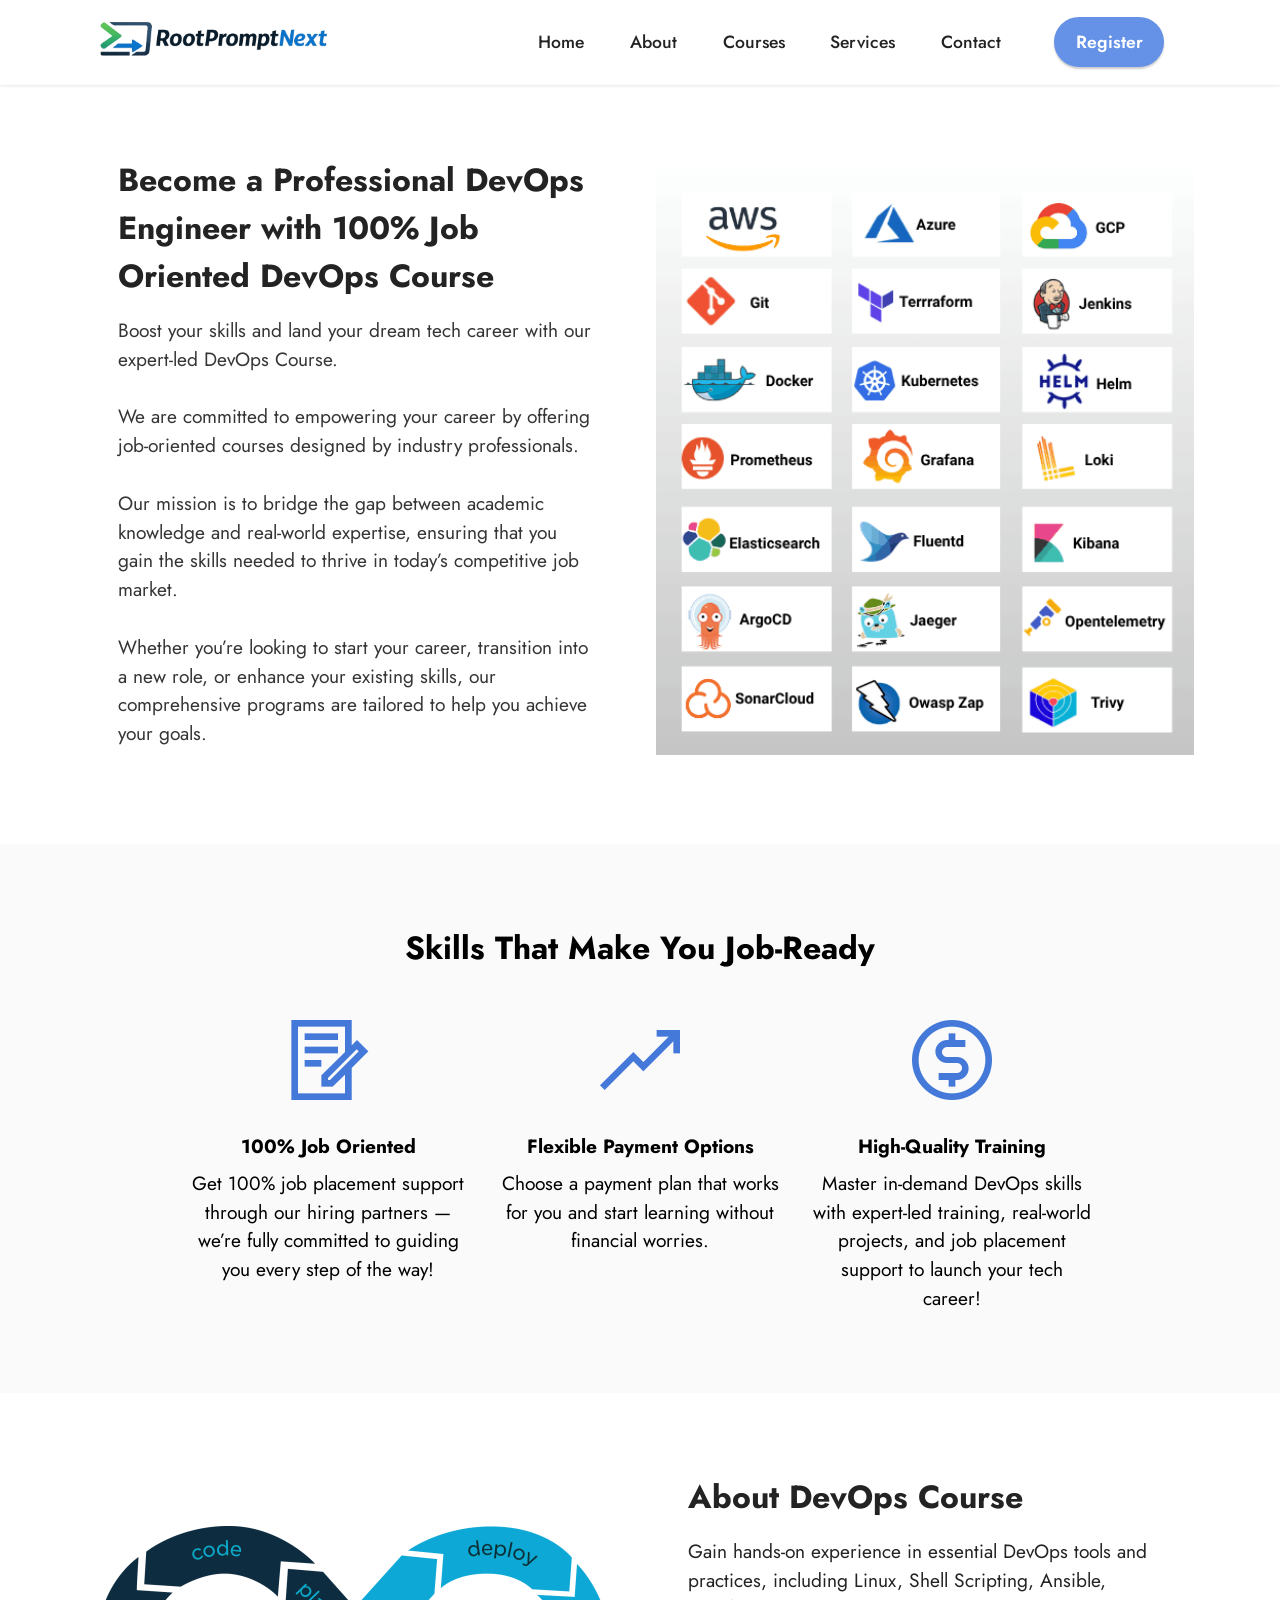
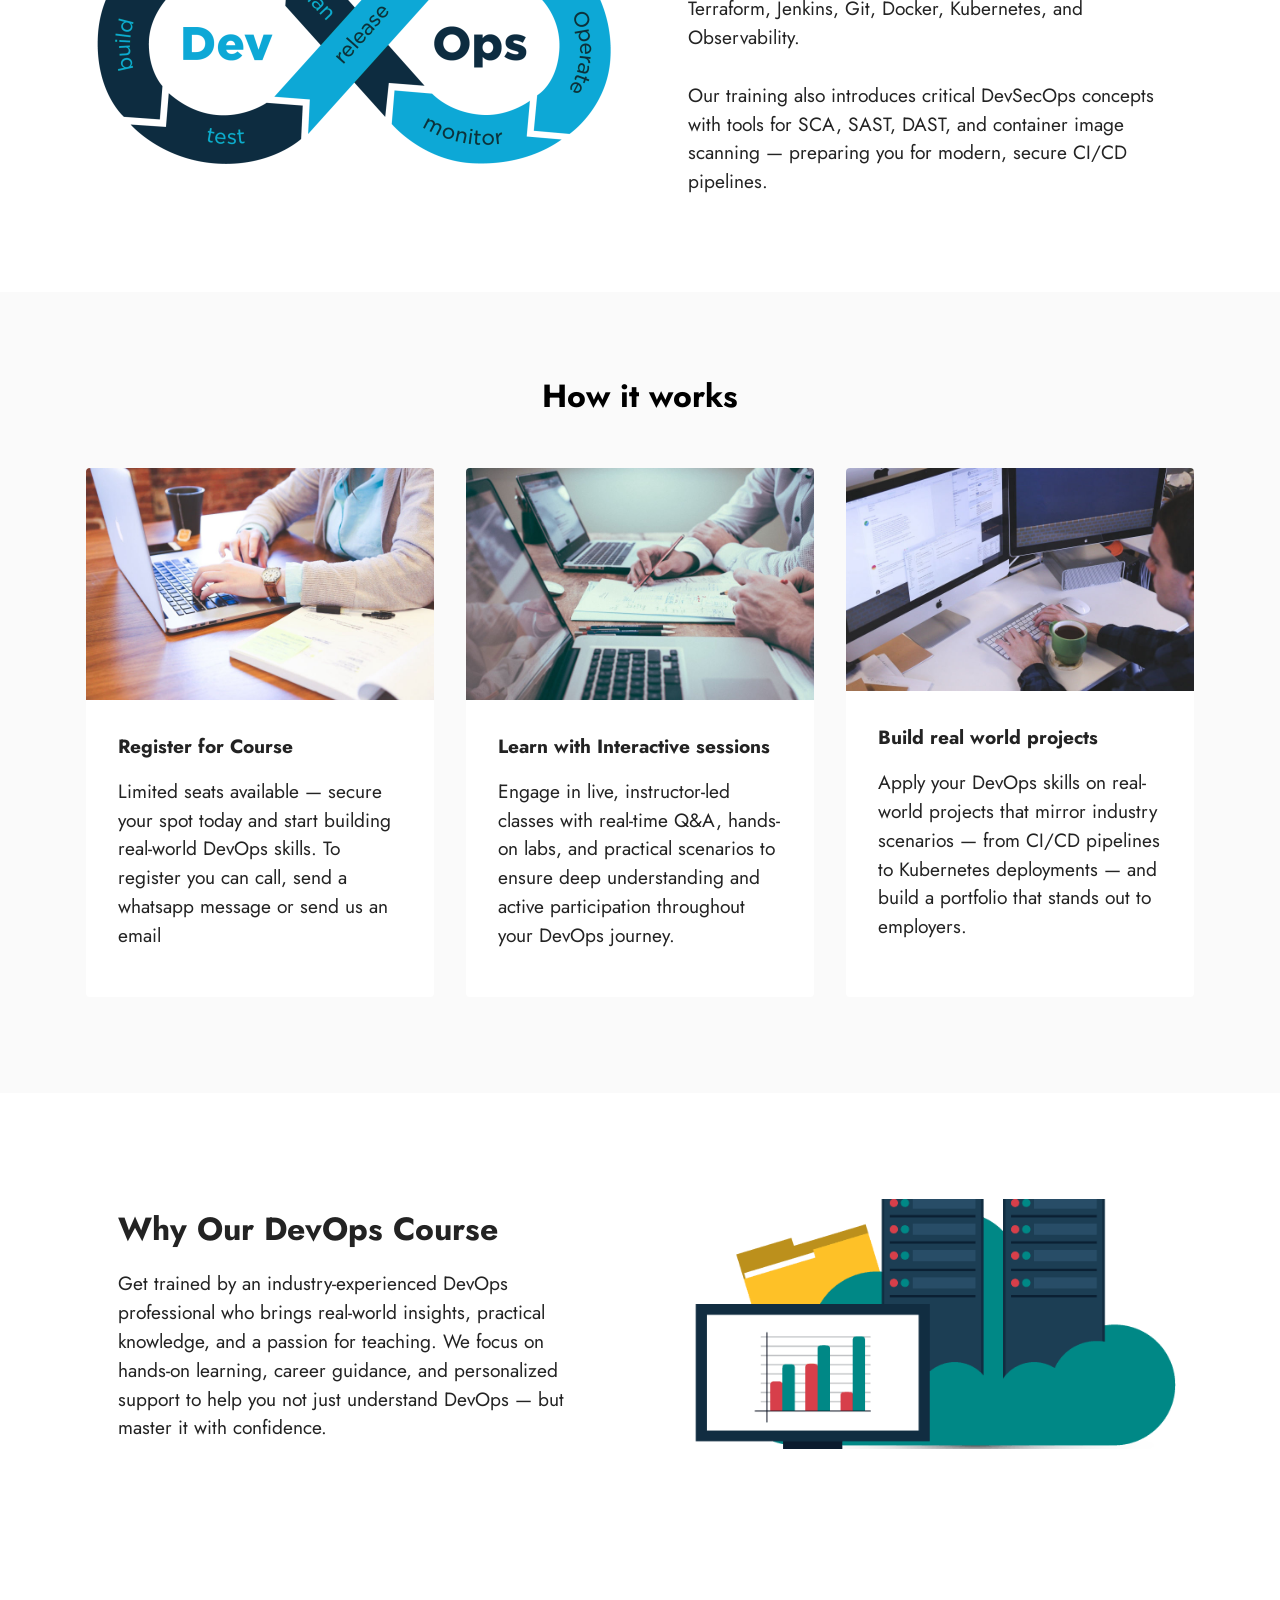
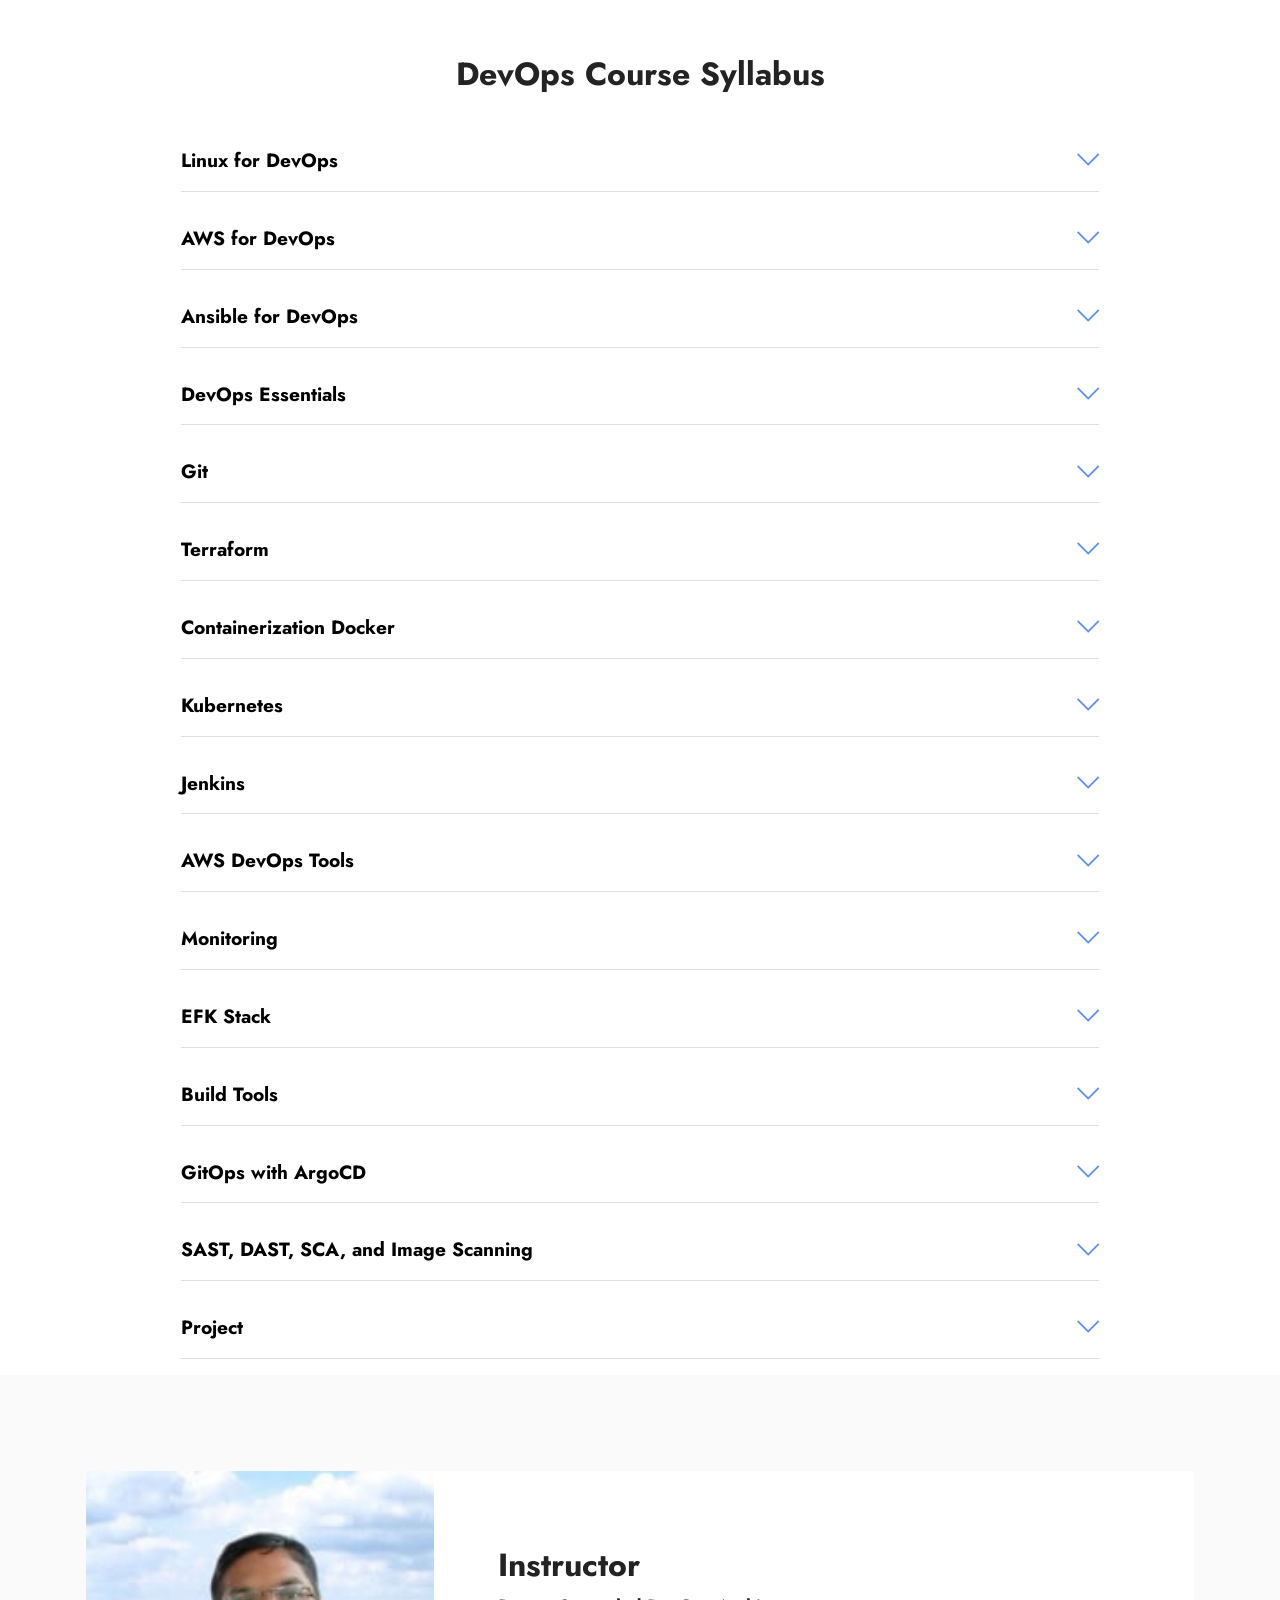
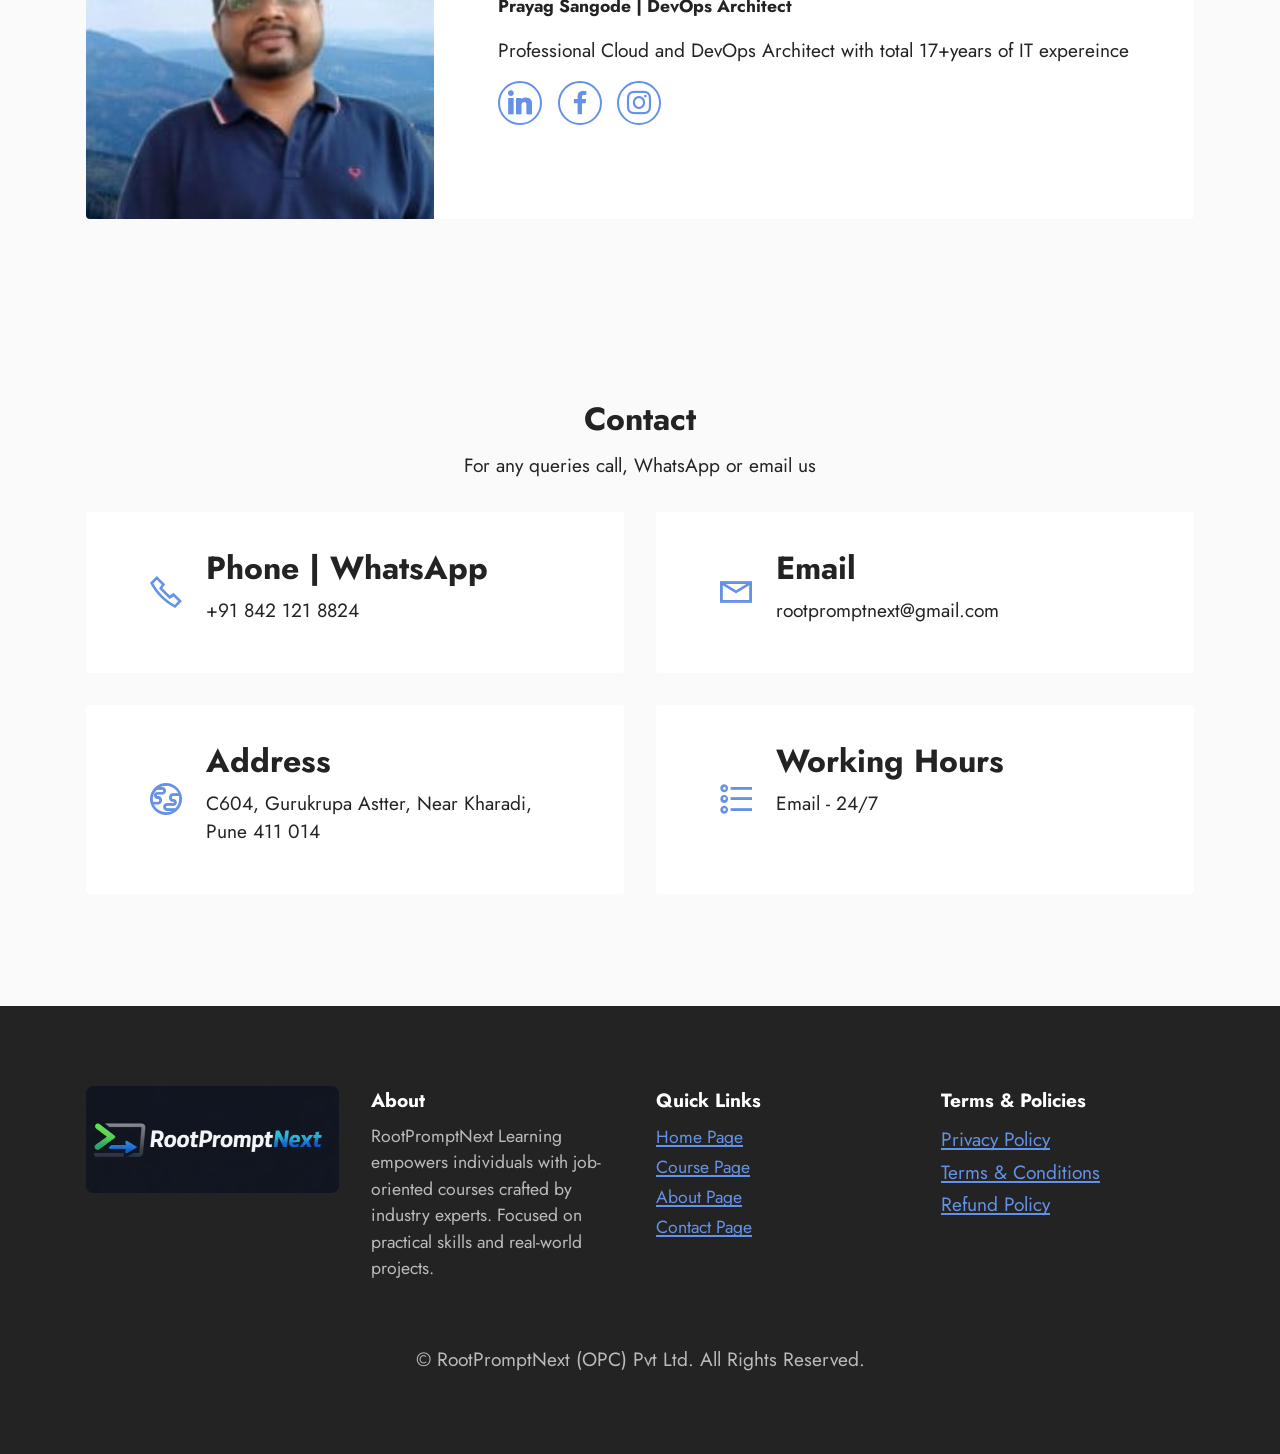
<file: index.html>
<!DOCTYPE html>
<html  >
<head>
  <!-- Site made with Mobirise Website Builder v6.0.6, https://mobirise.com -->
  <meta charset="UTF-8">
  <meta http-equiv="X-UA-Compatible" content="IE=edge">
  <meta name="generator" content="Mobirise v6.0.6, mobirise.com">
  <meta name="viewport" content="width=device-width, initial-scale=1, minimum-scale=1">
  <link rel="shortcut icon" href="assets/images/faviconrpn-62x46.png" type="image/x-icon">
  <meta name="description" content="Join RootPromptNext Learning’s hands-on DevOps course and master Docker, Kubernetes, CI/CD, Infrastructure as Code, DevSecOps, and real-world projects. Learn industry-ready DevOps skills with practical labs and placement assistance.">
  
  
  <title>Home | DevOps Course with Real-World Projects | RootPromptNext Learning</title>
  <link rel="stylesheet" href="assets/web/assets/mobirise-icons2/mobirise2.css">
  <link rel="stylesheet" href="assets/web/assets/mobirise-icons/mobirise-icons.css">
  <link rel="stylesheet" href="assets/bootstrap/css/bootstrap.min.css">
  <link rel="stylesheet" href="assets/bootstrap/css/bootstrap-grid.min.css">
  <link rel="stylesheet" href="assets/bootstrap/css/bootstrap-reboot.min.css">
  <link rel="stylesheet" href="assets/dropdown/css/style.css">
  <link rel="stylesheet" href="assets/socicon/css/styles.css">
  <link rel="stylesheet" href="assets/theme/css/style.css">
  <link rel="preload" href="https://fonts.googleapis.com/css?family=Jost:100,200,300,400,500,600,700,800,900,100i,200i,300i,400i,500i,600i,700i,800i,900i&display=swap" as="style" onload="this.onload=null;this.rel='stylesheet'">
  <noscript><link rel="stylesheet" href="https://fonts.googleapis.com/css?family=Jost:100,200,300,400,500,600,700,800,900,100i,200i,300i,400i,500i,600i,700i,800i,900i&display=swap"></noscript>
  <link rel="preload" as="style" href="assets/mobirise/css/mbr-additional.css?v=2Hz3wS"><link rel="stylesheet" href="assets/mobirise/css/mbr-additional.css?v=2Hz3wS" type="text/css">
  
</head>
<body>
  
  <section data-bs-version="5.1" class="menu menu1 cid-vclNN9jb9I" once="menu" id="menu1-7">
    

    <nav class="navbar navbar-dropdown navbar-fixed-top navbar-expand-lg">
        <div class="container">
            <div class="navbar-brand">
                <span class="navbar-logo">
                    <a href="https://learning.rootpromptnext.com/">
                        <img src="assets/images/rpn-transparent2-384x97.png" alt="Mobirise Website Builder" style="height: 4rem;">
                    </a>
                </span>
                <span class="navbar-caption-wrap"><a class="navbar-caption text-black display-7" href="https://mobiri.se"></a></span>
            </div>
            <button class="navbar-toggler" type="button" data-toggle="collapse" data-bs-toggle="collapse" data-target="#navbarSupportedContent" data-bs-target="#navbarSupportedContent" aria-controls="navbarNavAltMarkup" aria-expanded="false" aria-label="Toggle navigation">
                <div class="hamburger">
                    <span></span>
                    <span></span>
                    <span></span>
                    <span></span>
                </div>
            </button>
            <div class="collapse navbar-collapse" id="navbarSupportedContent">
    <ul class="navbar-nav nav-dropdown" data-app-modern-menu="true">

        <li class="nav-item">
            <a class="nav-link link text-black text-primary display-4" href="index.html">Home</a>
        </li>

        <li class="nav-item">
            <a class="nav-link link text-black text-primary display-4" href="about.html">About</a>
        </li>

        <li class="nav-item">
            <a class="nav-link link text-black text-primary display-4" href="course.html">Courses</a>
        </li>

        <li class="nav-item">
            <a class="nav-link link text-black text-primary display-4" href="services.html">Services</a>
        </li>

        <li class="nav-item">
            <a class="nav-link link text-black text-primary display-4" href="contact.html">Contact</a>
        </li>

    </ul>
                
                <div class="navbar-buttons mbr-section-btn"><a class="btn btn-primary display-4" href="contact.html#form7-2e">Register</a></div>
            </div>
        </div>
    </nav>
</section>

<section data-bs-version="5.1" class="header14 cid-sFzxmVl7J6" id="header14-1f">
    <div class="container">
        <div class="row justify-content-center align-items-center">
            <div class="col-12 col-md-6 image-wrapper">
                <img src="assets/images/devops-tools-524x574.png" alt="Mobirise Website Builder">
            </div>
            <div class="col-12 col-md">
                <div class="text-wrapper">
                    <h1 class="mbr-section-title mbr-fonts-style mb-3 display-5"><strong>Become a Professional DevOps Engineer with 100% Job Oriented DevOps Course</strong></h1>
                    <p class="mbr-text mbr-fonts-style display-7">
                        Boost your skills and land your dream tech career with our expert-led DevOps Course.<br><br>We are committed to empowering your career by offering job-oriented courses designed by industry professionals. <br><br>Our mission is to bridge the gap between academic knowledge and real-world expertise, ensuring that you gain the skills needed to thrive in today’s competitive job market. <br><br>Whether you’re looking to start your career, transition into a new role, or enhance your existing skills, our comprehensive programs are tailored to help you achieve your goals.<br></p>
                    
                </div>
            </div>
        </div>
    </div>
</section>

<section data-bs-version="5.1" class="features1 cid-sFzyUE9AaP" id="features1-1i">
        
    <div class="container-fluid">
        <div class="row">
            <div class="col-12 col-lg-9">
                <h3 class="mbr-section-title mbr-fonts-style align-center mb-0 display-5"><strong>Skills That Make You Job-Ready</strong></h3>
                
            </div>
        </div>
        <div class="row">
            <div class="card col-12 col-md-6 col-lg-3">
                <div class="card-wrapper">
                    <div class="card-box align-center">
                        <div class="iconfont-wrapper">
                            <span class="mbr-iconfont mobi-mbri-contact-form mobi-mbri"></span>
                        </div>
                        <h5 class="card-title mbr-fonts-style display-7"><strong>100% Job&nbsp;Oriented</strong></h5>
                        <p class="card-text mbr-fonts-style display-7">Get 100% job placement support through our hiring partners — we’re fully committed to guiding you every step of the way!</p>
                    </div>
                </div>
            </div>
            <div class="card col-12 col-md-6 col-lg-3">
                <div class="card-wrapper">
                    <div class="card-box align-center">
                        <div class="iconfont-wrapper">
                            <span class="mbr-iconfont mobi-mbri-growing-chart mobi-mbri"></span>
                        </div>
                        <h5 class="card-title mbr-fonts-style display-7"><strong>Flexible Payment Options</strong></h5>
                        <p class="card-text mbr-fonts-style display-7">Choose a payment plan that works for you and start learning without financial worries.</p>
                    </div>
                </div>
            </div>
            <div class="card col-12 col-md-6 col-lg-3">
                <div class="card-wrapper">
                    <div class="card-box align-center">
                        <div class="iconfont-wrapper">
                            <span class="mbr-iconfont mobi-mbri-cash mobi-mbri"></span>
                        </div>
                        <h5 class="card-title mbr-fonts-style display-7"><strong>High-Quality Training</strong></h5>
                        <p class="card-text mbr-fonts-style display-7">Master in-demand DevOps skills with expert-led training, real-world projects, and job placement support to launch your tech career!</p>
                    </div>
                </div>
            </div>
            
        </div>
    </div>
</section>

<section data-bs-version="5.1" class="header14 cid-sFzz5E692j" id="header14-1j">

    <div class="container">
        <div class="row justify-content-center align-items-center">
            <div class="col-12 col-md-6 image-wrapper">
                <img src="assets/images/course2-1076x554.png" alt="Mobirise Website Builder">
            </div>
            <div class="col-12 col-md">
                <div class="text-wrapper">
                    <h1 class="mbr-section-title mbr-fonts-style mb-3 display-5">
                        <strong>About DevOps Course</strong></h1>
                    <p class="mbr-text mbr-fonts-style display-7">Gain hands-on experience in essential DevOps tools and practices, including Linux, Shell Scripting, Ansible, Terraform, Jenkins, Git, Docker, Kubernetes, and Observability.&nbsp;<br><br>Our training also introduces critical DevSecOps concepts with tools for SCA, SAST, DAST, and container image scanning — preparing you for modern, secure CI/CD pipelines.<br></p>
                    
                </div>
            </div>
        </div>
    </div>
</section>

<section data-bs-version="5.1" class="features3 cid-sFzFvgBfc0" id="features3-1p">
    
    
    <div class="container">
        <div class="mbr-section-head">
            <h4 class="mbr-section-title mbr-fonts-style align-center mb-5 display-5">
                <strong>How it works</strong></h4>
            
        </div>
        <div class="row mt-4">
            <div class="item features-image col-12 col-md-6 col-lg-4">
                <div class="item-wrapper">
                    <div class="item-img">
                        <img src="assets/images/mbr-816x544.jpg" alt="Mobirise Website Builder">
                    </div>
                    <div class="item-content">
                        <h5 class="item-title mbr-fonts-style display-7"><strong>Register for Course</strong></h5>
                        
                        <p class="mbr-text mbr-fonts-style mt-3 display-7">Limited seats available — secure your spot today and start building real-world DevOps skills. To register you can call, send a whatsapp message or send us an email</p>
                    </div>
                    
                </div>
            </div>
            <div class="item features-image col-12 col-md-6 col-lg-4">
                <div class="item-wrapper">
                    <div class="item-img">
                        <img src="assets/images/mbr-1-816x544.jpg" alt="Mobirise Website Builder">
                    </div>
                    <div class="item-content">
                        <h5 class="item-title mbr-fonts-style display-7"><strong>Learn with Interactive sessions</strong></h5>
                        
                        <p class="mbr-text mbr-fonts-style mt-3 display-7">Engage in live, instructor-led classes with real-time Q&amp;A, hands-on labs, and practical scenarios to ensure deep understanding and active participation throughout your DevOps journey.</p>
                    </div>
                    
                </div>
            </div>
            <div class="item features-image col-12 col-md-6 col-lg-4">
                <div class="item-wrapper">
                    <div class="item-img">
                        <img src="assets/images/mbr-816x524.jpg" alt="Mobirise Website Builder">
                    </div>
                    <div class="item-content">
                        <h5 class="item-title mbr-fonts-style display-7"><strong>Build real world projects</strong></h5>
                        
                        <p class="mbr-text mbr-fonts-style mt-3 display-7">Apply your DevOps skills on real-world projects that mirror industry scenarios — from CI/CD pipelines to Kubernetes deployments — and build a portfolio that stands out to employers.<br></p>
                    </div>
                    
                </div>
            </div>
        </div>
    </div>
</section>

<section data-bs-version="5.1" class="image2 cid-vcCRQs8knd" id="image2-10">
    

    
    

    <div class="container">
        <div class="row align-items-center">
            <div class="col-12 col-lg-6">
                <div class="image-wrapper">
                    <img src="assets/images/course3-1-820x382.png" alt="">
                    <p class="mbr-description mbr-fonts-style mt-2 align-center display-4"></p>
                </div>
            </div>
            <div class="col-12 col-lg">
                <div class="text-wrapper">
                    <h3 class="mbr-section-title mbr-fonts-style mb-3 display-5">
                        <strong>Why Our DevOps Course</strong></h3>
                    <p class="mbr-text mbr-fonts-style display-7">
                        Get trained by an industry-experienced DevOps professional who brings real-world insights, practical knowledge, and a passion for teaching. We focus on hands-on learning, career guidance, and personalized support to help you not just understand DevOps — but master it with confidence.</p>
                </div>
            </div>
        </div>
    </div>
</section>

<section data-bs-version="5.1" class="content17 cid-vcCKoKiHjn" id="content17-p">

    

    
    
    
    <div class="container">
        
            <div class="row justify-content-center">
                <div class="col-12 col-md-10">
                    <div class="section-head align-center mb-4">
                        <h3 class="mbr-section-title mb-0 mbr-fonts-style display-5">
                            <strong>DevOps Course Syllabus</strong></h3>
                        
                    </div>
                    
                    <div id="bootstrap-toggle" class="toggle-panel accordionStyles tab-content">
                        <div class="card mb-3">
                            <div class="card-header" role="tab" id="headingOne">
                                <a role="button" class="collapsed panel-title text-black" data-toggle="collapse" data-bs-toggle="collapse" data-core="" href="#collapse1_6" aria-expanded="false" aria-controls="collapse1">
                                    <h6 class="panel-title-edit mbr-fonts-style mb-0 display-7"><strong>Linux for DevOps</strong></h6>
                                    <span class="sign mbr-iconfont mbri-arrow-down"></span>
                                </a>
                            </div>
                            <div id="collapse1_6" class="panel-collapse noScroll collapse" role="tabpanel" aria-labelledby="headingOne">
                                <div class="panel-body">
                                    <p class="mbr-fonts-style panel-text display-7">✔ Intro to Linux: Provisioning Ubuntu Linux VM on AWS
<br>✔ Basic Commands: Navigating file system
<br>✔ User Management: Groups, permissions
<br>✔ Admin Access: Using sudo
<br>✔ Web Servers: Apache &amp; Nginx setup
<br>✔ Shell Scripting: Variables, input, operators, loops, functions
<br>✔ File Operations: cut, awk, sed, grep</p>
                                </div>
                            </div>
                        </div>
                        <div class="card mb-3">
                            <div class="card-header" role="tab" id="headingTwo">
                                <a role="button" class="collapsed panel-title text-black" data-toggle="collapse" data-bs-toggle="collapse" data-core="" href="#collapse2_6" aria-expanded="false" aria-controls="collapse2">
                                    <h6 class="panel-title-edit mbr-fonts-style mb-0 display-7"><strong>AWS for DevOps</strong></h6>
                                    <span class="sign mbr-iconfont mbri-arrow-down"></span>
                                </a>

                            </div>
                            <div id="collapse2_6" class="panel-collapse noScroll collapse" role="tabpanel" aria-labelledby="headingTwo">
                                <div class="panel-body">
                                    <p class="mbr-fonts-style panel-text display-7">✔ AWS Basics: Overview, global infrastructure, DevOps benefits, IaaS/PaaS/SaaS, real-world use cases
<br>✔ Networking: Regions, AZs, Edge Locations
<br>✔ Compute: EC2 basics, launching &amp; managing instances, AMIs, instance types, key pairs
<br>✔ Storage: S3 buckets
<br>✔ VPC Fundamentals: VPC setup, subnets, IP addressing, route tables, IGW, NAT
<br>✔ Databases: Amazon RDS basics
<br>✔ Route 53: DNS hosting, hosted zones
<br>✔ IAM: Users, groups, roles, policies
<br>✔ Secrets Manager: Secure credential storage
<br>✔ ACM: SSL/TLS certificate management</p>
                                </div>
                            </div>
                        </div>
                        <div class="card mb-3">
                            <div class="card-header" role="tab" id="headingThree">
                                <a role="button" class="collapsed panel-title text-black" data-toggle="collapse" data-bs-toggle="collapse" data-core="" href="#collapse3_6" aria-expanded="false" aria-controls="collapse3">
                                    <h6 class="panel-title-edit mbr-fonts-style mb-0 display-7"><strong>Ansible for DevOps</strong></h6>
                                    <span class="sign mbr-iconfont mbri-arrow-down"></span>
                                </a>
                            </div>
                            <div id="collapse3_6" class="panel-collapse noScroll collapse" role="tabpanel" aria-labelledby="headingThree">
                                <div class="panel-body">
                                    <p class="mbr-fonts-style panel-text display-7">✔ What is Infrastructure as Code (IaC)?
<br>✔ What is Configuration Management and Configuration as code (CaC)?
<br>✔ Introduction to Ansible and its architecture
<br>✔ Installing and setting up Ansible (Control Node &amp; Managed Nodes)
<br>✔ Understanding Inventory and Ansible Ad-Hoc Commands
<br>✔ Writing and running Ansible Playbooks
<br>✔ Working with Ansible Variables and Facts
<br>✔ Conditionals, Loops, and Filters in Ansible
<br>✔ Using Ansible Handlers for idempotency
<br>✔ Organizing Playbooks using Roles
<br>✔ Ansible Galaxy and Reusing Community Roles</p>
                                </div>
                            </div>
                        </div>
                        <div class="card mb-3">
                            <div class="card-header" role="tab" id="headingThree">
                                <a role="button" class="collapsed panel-title text-black" data-toggle="collapse" data-bs-toggle="collapse" data-core="" href="#collapse4_6" aria-expanded="false" aria-controls="collapse4">
                                    <h6 class="panel-title-edit mbr-fonts-style mb-0 display-7"><strong>DevOps Essentials</strong></h6>
                                    <span class="sign mbr-iconfont mbri-arrow-down"></span>
                                </a>
                            </div>
                            <div id="collapse4_6" class="panel-collapse noScroll collapse" role="tabpanel" aria-labelledby="headingThree">
                                <div class="panel-body">
                                    <p class="mbr-fonts-style panel-text display-7">✔ Why Learn DevOps?
<br>✔ What is SDLC - Software Development Lifecycle?
<br>✔ How is software Build and Run?
<br>✔ What is software code, compiler and library?
<br>✔ Modern Software Development Approach using DevOps
<br>✔ What is DevOps Culture?
<br>✔ What are various DevOps Phases?
<br>✔ What is Monolithic &amp; Microservices deployment process?
<br>✔ What Agile &amp; DevOps?
<br>✔ Basics of System Design Approach
<br>✔ Introduction to various DevOps tools</p>
                                </div>
                            </div>
                        </div>
                        <div class="card mb-3">
                            <div class="card-header" role="tab" id="headingThree">
                                <a role="button" class="collapsed panel-title text-black" data-toggle="collapse" data-bs-toggle="collapse" data-core="" href="#collapse5_6" aria-expanded="false" aria-controls="collapse5">
                                   <h6 class="panel-title-edit mbr-fonts-style mb-0 display-7"><strong>Git</strong></h6>
                                        <span class="mbr-iconfont mobi-mbri-arrow-down mobi-mbri"></span>
                                </a>
                            </div>
                            <div id="collapse5_6" class="panel-collapse noScroll collapse" role="tabpanel" aria-labelledby="headingThree">
                                <div class="panel-body">
                                    <p class="mbr-fonts-style panel-text display-7">✔ Introduction to Git
<br>✔ Why Git ?
<br>✔ How Git Works?
<br>✔ Git best practices
<br>✔ What version control system?
<br>✔ Git lifecycle
<br>✔ Git commands
<br>✔ Working with branches
<br>✔ Merging the branches
<br>✔ Github &amp; Gitlab</p>
                                </div>
                            </div>
                        </div>
                        <div class="card mb-3">
                            <div class="card-header" role="tab" id="headingThree">
                                <a role="button" class="collapsed panel-title text-black" data-toggle="collapse" data-bs-toggle="collapse" data-core="" href="#collapse6_6" aria-expanded="false" aria-controls="collapse6">
                                    <h6 class="panel-title-edit mbr-fonts-style mb-0 display-7"><strong>Terraform</strong></h6>
                                    <span class="mbr-iconfont mobi-mbri-arrow-down mobi-mbri"></span>
                                </a>
                            </div>
                            <div id="collapse6_6" class="panel-collapse noScroll collapse" role="tabpanel" aria-labelledby="headingThree">
                                <div class="panel-body">
                                    <p class="mbr-fonts-style panel-text display-7">✔ What is Infrastructure as code(IaC)?
<br>✔ Understanding terms deployment, provisioning, orchestration and config management.
<br>✔ Understanding terms Mutable and Immutable infrastructure.
<br>✔ Understanding terms Idempotence, Imperative &amp; Declarative.
<br>✔ Advantages of Terraform.
<br>✔ Terraform lifecycle
<br>✔ Terraform components
<br>✔ Terraform modules
<br>✔ Terraform variables
<br>✔ Terraform output
<br>✔ Data Sources in terraform
<br>✔ Terraform state files and locking
<br>✔ Introduction to terraform cloud
<br>✔ AWS resources provisioning using terraform</p>
                                </div>
                            </div>
                        </div>
                    </div>
                </div>
            </div>
        </div>
</section>

<section data-bs-version="5.1" class="content17 cid-vcCO34eFTi" id="content17-v">

    

    
    
    
    <div class="container">
        
            <div class="row justify-content-center">
                <div class="col-12 col-md-10">
                    
                    
                    <div id="bootstrap-toggle" class="toggle-panel accordionStyles tab-content">
                        <div class="card mb-3">
                            <div class="card-header" role="tab" id="headingOne">
                                <a role="button" class="collapsed panel-title text-black" data-toggle="collapse" data-bs-toggle="collapse" data-core="" href="#collapse1_7" aria-expanded="false" aria-controls="collapse1">
                                    <h6 class="panel-title-edit mbr-fonts-style mb-0 display-7"><strong>Containerization Docker</strong></h6>
                                    <span class="sign mbr-iconfont mbri-arrow-down"></span>
                                </a>
                            </div>
                            <div id="collapse1_7" class="panel-collapse noScroll collapse" role="tabpanel" aria-labelledby="headingOne">
                                <div class="panel-body">
                                    <p class="mbr-fonts-style panel-text display-7">✔ What is containerization?
<br>✔ VM vs Containers
<br>✔ What is cgroups?
<br>✔ What is Docker?
<br>✔ What are Docker Images?
<br>✔ What is container registry?
<br>✔ What is Dockerfile?
<br>✔ DockerHub
<br>✔ Docker Compose
<br>✔ Nexus Repository
<br>✔ Docker Volumes
<br>✔ Docker Network</p>
                                </div>
                            </div>
                        </div>
                        <div class="card mb-3">
                            <div class="card-header" role="tab" id="headingTwo">
                                <a role="button" class="collapsed panel-title text-black" data-toggle="collapse" data-bs-toggle="collapse" data-core="" href="#collapse2_7" aria-expanded="false" aria-controls="collapse2">
                                    <h6 class="panel-title-edit mbr-fonts-style mb-0 display-7"><strong>Kubernetes</strong></h6>
                                    <span class="sign mbr-iconfont mbri-arrow-down"></span>
                                </a>

                            </div>
                            <div id="collapse2_7" class="panel-collapse noScroll collapse" role="tabpanel" aria-labelledby="headingTwo">
                                <div class="panel-body">
                                    <p class="mbr-fonts-style panel-text display-7">✔ Introduction to Kubernetes
<br>✔ Various Kubernetes providers(vendors)
<br>✔ Kubernetes Architecture - master and worker nodes
<br>✔ K8s important standards - OCI, CRI
<br>✔ K8s installation using microk8s
<br>✔ K8s installation using kubeadm - vanilla k8s
<br>✔ K8s workload and workload resources
<br>✔ K8s object - pod, service, image, volume, namespace
<br>✔ K8s pod, replicaset and deployment
<br>✔ K8s services
<br>✔ K8s ingress
<br>✔ K8s imperative commands
<br>✔ K8s manifests
<br>✔ K8s storage class, pv, pvc
<br>✔ K8s configmap
<br>✔ K8s secrets
<br>✔ Introduction to k8s deployment strategies - recreate, rolling update, blue/green deployment, canary deployment
<br>✔ K8s important concepts like liveness, readiness, and startup probes
<br>✔ K8s concepts like stateful workload, stateless workload, and daemonset
<br>✔ Introduction to HorizontalPodAutoscaler(HPA)
<br>✔ Introduction to Helm Chart<br>✔ Introduction to Operators</p>
                                </div>
                            </div>
                        </div>
                        <div class="card mb-3">
                            <div class="card-header" role="tab" id="headingThree">
                                <a role="button" class="collapsed panel-title text-black" data-toggle="collapse" data-bs-toggle="collapse" data-core="" href="#collapse3_7" aria-expanded="false" aria-controls="collapse3">
                                    <h6 class="panel-title-edit mbr-fonts-style mb-0 display-7"><strong>Jenkins</strong></h6>
                                    <span class="sign mbr-iconfont mbri-arrow-down"></span>
                                </a>
                            </div>
                            <div id="collapse3_7" class="panel-collapse noScroll collapse" role="tabpanel" aria-labelledby="headingThree">
                                <div class="panel-body">
                                    <p class="mbr-fonts-style panel-text display-7">✔ What is CI/CD?
<br>✔ What is Pipeline?
<br>✔ What is Jenkins?
<br>✔ Jenkins Installation
<br>✔ Jenkins freestyle project
<br>✔ Jenkins scripted and declarative pipeline
<br>✔ Jenkins credentials
<br>✔ Jenkins Plugins
<br>✔ CI/CD pipeline to deploy application on k8s cluster using Jenkins
<br>✔ Github webhook with Jenkins
<br>✔ Introduction to Jenkins master-slave setup</p>
                                </div>
                            </div>
                        </div>

                        <div class="card mb-3">
                            <div class="card-header" role="tab" id="headingThree">
                                <a role="button" class="collapsed panel-title text-black" data-toggle="collapse" data-bs-toggle="collapse" data-core="" href="#collapse5_7" aria-expanded="false" aria-controls="collapse5">
                                   <h6 class="panel-title-edit mbr-fonts-style mb-0 display-7"><strong>AWS DevOps Tools</strong></h6>
                                        <span class="mbr-iconfont mobi-mbri-arrow-down mobi-mbri"></span>
                                </a>
                            </div>
                            <div id="collapse5_7" class="panel-collapse noScroll collapse" role="tabpanel" aria-labelledby="headingThree">
                                <div class="panel-body">
                                    <p class="mbr-fonts-style panel-text display-7">✔ AWS EKS
<br>✔ AWS ECR
<br>✔ AWS CodePipeline
<br>✔ AWS CodeBuild</p>
                                </div>
                            </div>
                        </div>
                        <div class="card mb-3">
                            <div class="card-header" role="tab" id="headingThree">
                                <a role="button" class="collapsed panel-title text-black" data-toggle="collapse" data-bs-toggle="collapse" data-core="" href="#collapse6_7" aria-expanded="false" aria-controls="collapse6">
                                    <h6 class="panel-title-edit mbr-fonts-style mb-0 display-7"><strong>Monitoring</strong></h6>
                                    <span class="mbr-iconfont mobi-mbri-arrow-down mobi-mbri"></span>
                                </a>
                            </div>
                            <div id="collapse6_7" class="panel-collapse noScroll collapse" role="tabpanel" aria-labelledby="headingThree">
                                <div class="panel-body">
                                    <p class="mbr-fonts-style panel-text display-7">✔ Prometheus
<br>✔ Grafana
<br>✔ Alertmanager</p>
                                </div>
                            </div>
                        </div>
                    </div>
                </div>
            </div>
        </div>
</section>

<section data-bs-version="5.1" class="content17 cid-vcCP7bmI4f" id="content17-w">

    

    
    
    
    <div class="container">
        
            <div class="row justify-content-center">
                <div class="col-12 col-md-10">
                    
                    
                    <div id="bootstrap-toggle" class="toggle-panel accordionStyles tab-content">
                        <div class="card mb-3">
                            <div class="card-header" role="tab" id="headingOne">
                                <a role="button" class="collapsed panel-title text-black" data-toggle="collapse" data-bs-toggle="collapse" data-core="" href="#collapse1_8" aria-expanded="false" aria-controls="collapse1">
                                    <h6 class="panel-title-edit mbr-fonts-style mb-0 display-7"><strong>EFK Stack</strong></h6>
                                    <span class="sign mbr-iconfont mbri-arrow-down"></span>
                                </a>
                            </div>
                            <div id="collapse1_8" class="panel-collapse noScroll collapse" role="tabpanel" aria-labelledby="headingOne">
                                <div class="panel-body">
                                    <p class="mbr-fonts-style panel-text display-7">✔ Elastic Search<br>✔ FluentBit<br>✔ Kibana</p>
                                </div>
                            </div>
                        </div>
                        <div class="card mb-3">
                            <div class="card-header" role="tab" id="headingTwo">
                                <a role="button" class="collapsed panel-title text-black" data-toggle="collapse" data-bs-toggle="collapse" data-core="" href="#collapse2_8" aria-expanded="false" aria-controls="collapse2">
                                    <h6 class="panel-title-edit mbr-fonts-style mb-0 display-7"><strong>Build Tools</strong></h6>
                                    <span class="sign mbr-iconfont mbri-arrow-down"></span>
                                </a>

                            </div>
                            <div id="collapse2_8" class="panel-collapse noScroll collapse" role="tabpanel" aria-labelledby="headingTwo">
                                <div class="panel-body">
                                    <p class="mbr-fonts-style panel-text display-7">✔ Understanding Build Tools: Why They Matter in Software Development
<br>✔ Build, Packaging, and Release Management for Java, Python, and JavaScript
<br>✔ Java SpringBoot Build &amp; Package
<br>✔ Dockerizing the Java Spring Boot Application
<br>✔ Nodejs Build &amp; Package
<br>✔ Dockerize nodejs application
<br>✔ Python Build and Package
<br>✔ Dockerize Python Application
<br>✔ Dotnet build and package
<br>✔ Dockerize the dotnet application</p>
                                </div>
                            </div>
                        </div>
                        <div class="card mb-3">
                            <div class="card-header" role="tab" id="headingThree">
                                <a role="button" class="collapsed panel-title text-black" data-toggle="collapse" data-bs-toggle="collapse" data-core="" href="#collapse3_8" aria-expanded="false" aria-controls="collapse3">
                                    <h6 class="panel-title-edit mbr-fonts-style mb-0 display-7"><strong>GitOps with ArgoCD</strong></h6>
                                    <span class="sign mbr-iconfont mbri-arrow-down"></span>
                                </a>
                            </div>
                            <div id="collapse3_8" class="panel-collapse noScroll collapse" role="tabpanel" aria-labelledby="headingThree">
                                <div class="panel-body">
                                    <p class="mbr-fonts-style panel-text display-7">✔ GitOps Principles and Benefits
<br>✔ Understanding Declarative Infrastructure and Desired State
<br>✔ ArgoCD Architecture and Components
<br>✔ Installing and Configuring ArgoCD
<br>✔ Connecting ArgoCD to Git Repositories
<br>✔ Managing Applications</p>
                                </div>
                            </div>
                        </div>
                        <div class="card mb-3">
                            <div class="card-header" role="tab" id="headingThree">
                                <a role="button" class="collapsed panel-title text-black" data-toggle="collapse" data-bs-toggle="collapse" data-core="" href="#collapse4_8" aria-expanded="false" aria-controls="collapse4">
                                    <h6 class="panel-title-edit mbr-fonts-style mb-0 display-7"><strong>SAST, DAST, SCA, and Image Scanning</strong></h6>
                                    <span class="sign mbr-iconfont mbri-arrow-down"></span>
                                </a>
                            </div>
                            <div id="collapse4_8" class="panel-collapse noScroll collapse" role="tabpanel" aria-labelledby="headingThree">
                                <div class="panel-body">
                                    <p class="mbr-fonts-style panel-text display-7">✔ SAST
<br>✔ Introduction to SAST and its Importance in SDLC
<br>✔ Common SAST Tools: SonarQube
<br>✔ Setting Up SAST in CI/CD Pipelines using SonarQube
<br>✔ Identifying and Fixing Code Vulnerabilities
<br>✔ Best Practices for Secure Code Analysis
<br>✔ DAST
<br>✔ Overview of DAST and Runtime Security
<br>✔ Popular DAST Tools: OWASP ZAP
<br>✔ Configuring DAST for Web Applications
<br>✔ Detecting Vulnerabilities (SQL Injection, XSS, etc.)
<br>✔ Automating DAST Scans in CI/CD Pipelines
<br>✔ SCA
<br>✔ Understanding SCA and Managing Open Source Risks
<br>✔ Key Tools: Snyk
<br>✔ Identifying Vulnerable Libraries and Dependencies
<br>✔ Remediation Strategies for Dependency Vulnerabilities
<br>✔ Integrating SCA into Build Pipelines
<br>✔ Container Image Scanning
<br>✔ Importance of Securing Container Images
<br>✔ Tools for Image Scanning: Trivy
<br>✔ Scanning Images for Vulnerabilities and Misconfigurations
<br>✔ Integrating Image Scans with Docker Build and CI/CD
<br>✔ Best Practices for Building Secure Container Images</p>
                                </div>
                            </div>
                        </div>
                        
                        
                    </div>
                </div>
            </div>
        </div>
</section>

<section data-bs-version="5.1" class="content17 cid-vcCQ75xI8T" id="content17-x">

    

    
    
    
    <div class="container">
        
            <div class="row justify-content-center">
                <div class="col-12 col-md-10">
                    
                    
                    <div id="bootstrap-toggle" class="toggle-panel accordionStyles tab-content">
                        <div class="card mb-3">
                            <div class="card-header" role="tab" id="headingOne">
                                <a role="button" class="collapsed panel-title text-black" data-toggle="collapse" data-bs-toggle="collapse" data-core="" href="#collapse1_9" aria-expanded="false" aria-controls="collapse1">
                                    <h6 class="panel-title-edit mbr-fonts-style mb-0 display-7"><strong>Project</strong></h6>
                                    <span class="sign mbr-iconfont mbri-arrow-down"></span>
                                </a>
                            </div>
                            <div id="collapse1_9" class="panel-collapse noScroll collapse" role="tabpanel" aria-labelledby="headingOne">
                                <div class="panel-body">
                                    <p class="mbr-fonts-style panel-text display-7"></p>
                                </div>
                            </div>
                        </div>
                        
                        
                        
                        
                        
                    </div>
                </div>
            </div>
        </div>
</section>

<section data-bs-version="5.1" class="team2 cid-uSPSMkyus4" xmlns="http://www.w3.org/1999/html" id="team2-3">
    

    
    
    <div class="container">
        <div class="item features-image">
            <div class="item-wrapper">
                <div class="row align-items-center">
                    <div class="col-12 col-md-4">
                        <div class="image-wrapper">
                            <img src="assets/images/prayag-photo-linkedin-200x200.jpg" alt="Mobirise Website Builder">
                        </div>
                    </div>
                    <div class="col-12 col-md">
                        <div class="card-box">
                            <h5 class="card-title mbr-fonts-style m-0 mb-3 display-5"><p>
                                <strong>Instructor</strong>&nbsp;&nbsp;&nbsp;&nbsp;</p></h5>
                            <h6 class="card-subtitle mbr-fonts-style mb-3 display-4">
                                <strong>Prayag Sangode | DevOps Architect</strong></h6>
                            <p class="mbr-text mbr-fonts-style display-7">
                                Professional Cloud and DevOps Architect with total 17+years of IT expereince</p>
                            <div class="social-row display-7">
                            <div class="soc-item">
                                <a href="https://www.linkedin.com/in/prayag-sangode-41737318/" target="_blank">
                                    <span class="mbr-iconfont socicon socicon-linkedin"></span>
                                </a>
                            </div>
                                <div class="soc-item">
                                    <a href="https://www.facebook.com/prayag.rhce" target="_blank">
                                        <span class="mbr-iconfont socicon socicon-facebook"></span>
                                    </a>
                                </div>

                                <div class="soc-item">
                                    <a href="https://www.instagram.com/prayag.sangode/" target="_blank">
                                        <span class="mbr-iconfont socicon socicon-instagram"></span>
                                    </a>
                                </div>
                                
                                
                            </div>
                        </div>
                    </div>
                </div>
            </div>
        </div>
        
        
    </div>
</section>

<section data-bs-version="5.1" class="contacts2 cid-sFzIA7KGYz" id="contacts2-1r">
    <!---->
    
    
    <div class="container">
        <div class="mbr-section-head">
            <h3 class="mbr-section-title mbr-fonts-style align-center mb-0 display-5">
                <strong>Contact</strong></h3>
            <h4 class="mbr-section-subtitle mbr-fonts-style align-center mb-0 mt-2 display-7">For any queries call, WhatsApp or email us</h4>
        </div>
        <div class="row justify-content-center mt-4">
            <div class="card col-12 col-md-6">
                <div class="card-wrapper">
                    <div class="image-wrapper">
                        <span class="mbr-iconfont mobi-mbri-phone mobi-mbri"></span>
                    </div>
                    <div class="text-wrapper">
                        <h6 class="card-title mbr-fonts-style mb-1 display-5">
                            <strong>Phone | WhatsApp</strong></h6>
                        <p class="mbr-text mbr-fonts-style display-7">+91 842 121 8824</p>
                    </div>
                </div>
            </div>
            <div class="card col-12 col-md-6">
                <div class="card-wrapper">
                    <div class="image-wrapper">
                        <span class="mbr-iconfont mobi-mbri-letter mobi-mbri"></span>
                    </div>
                    <div class="text-wrapper">
                        <h6 class="card-title mbr-fonts-style mb-1 display-5">
                            <strong>Email</strong>
                        </h6>
                        <p class="mbr-text mbr-fonts-style display-7">rootpromptnext@gmail.com<br></p>
                    </div>
                </div>
            </div>
            <div class="card col-12 col-md-6">
                <div class="card-wrapper">
                    <div class="image-wrapper">
                        <span class="mbr-iconfont mobi-mbri-globe mobi-mbri"></span>
                    </div>
                    <div class="text-wrapper">
                        <h6 class="card-title mbr-fonts-style mb-1 display-5">
                            <strong>Address</strong>
                        </h6>
                        <p class="mbr-text mbr-fonts-style display-7">
                            C604, Gurukrupa Astter, Near Kharadi, Pune 411 014</p>
                    </div>
                </div>
            </div>
            <div class="card col-12 col-md-6">
                <div class="card-wrapper">
                    <div class="image-wrapper">
                        <span class="mbr-iconfont mobi-mbri-bulleted-list mobi-mbri"></span>
                    </div>
                    <div class="text-wrapper">
                        <h6 class="card-title mbr-fonts-style mb-1 display-5">
                            <strong>Working Hours</strong>
                        </h6>
                        <p class="mbr-text mbr-fonts-style display-7">
                            Email - 24/7</p>
                    </div>
                </div>
            </div>
        </div>
    </div>
</section>

<section data-bs-version="5.1" class="footer4 cid-vcDwDlw5gh" once="footers" id="footer4-1t">

    

    
    
    <div class="container">
        <div class="row mbr-white">
            <div class="col-6 col-lg-3">
                <div class="media-wrap col-md-12 col-12">
                    <a href="https://learning.rootpromptnext.com/">
                        <img src="assets/images/rpnlogo-506x213.png" alt="Mobirise Website Builder">
                    </a>
                </div>
            </div>
            <div class="col-12 col-md-6 col-lg-3">
                <h5 class="mbr-section-subtitle mbr-fonts-style mb-2 display-7">
                    <strong>About</strong>
                </h5>
                <p class="mbr-text mbr-fonts-style mb-4 display-4">
                    RootPromptNext Learning empowers individuals with job-oriented courses crafted by industry experts. Focused on practical skills and real-world projects.</p>
                
                
            </div>
            <div class="col-12 col-md-6 col-lg-3">
                <h5 class="mbr-section-subtitle mbr-fonts-style mb-2 display-7">
                    <strong>Quick Links</strong></h5>
                <ul class="list mbr-fonts-style display-4">
                    <li class="mbr-text item-wrap"><a href="index.html" class="text-primary">Home Page</a></li>
                    <li class="mbr-text item-wrap"><a href="course.html" class="text-primary">Course Page</a></li>
                    <li class="mbr-text item-wrap"><a href="about.html" class="text-primary">About Page</a></li>
                    <li class="mbr-text item-wrap"><a href="contact.html" class="text-primary">Contact Page</a></li>
                </ul>
            </div>
            <div class="col-12 col-md-6 col-lg-3">
                <h5 class="mbr-section-subtitle mbr-fonts-style mb-2 display-7"><strong>Terms &amp; Policies</strong></h5>
                <ul class="list mbr-fonts-style display-7">
                    <li class="mbr-text item-wrap"><a href="privacy-policy.html" class="text-primary">Privacy Policy</a></li>
                    <li class="mbr-text item-wrap"><a href="terms.html" class="text-primary">Terms &amp; Conditions</a></li>
                    <li class="mbr-text item-wrap"><a href="refund-policy.html" class="text-primary">Refund Policy</a></li>
                    <li class="mbr-text item-wrap"><br></li>
                </ul>
            </div>
            <div class="col-12 mt-4">
                <p class="mbr-text mb-0 mbr-fonts-style copyright align-center display-7">© RootPromptNext (OPC) Pvt Ltd. All Rights Reserved.</p>
            </div>
        </div>
    </div>
</section>
<!-- section class="display-7" style="padding: 0;align-items: center;justify-content: center;flex-wrap: wrap;    align-content: center;display: flex;position: relative;height: 4rem;"><a href="https://mobiri.se/1328554" style="flex: 1 1;height: 4rem;position: absolute;width: 100%;z-index: 1;"><img alt="" style="height: 4rem;" src="[data-uri]"></a><p style="margin: 0;text-align: center;" class="display-7">&#8204;</p><a style="z-index:1" href="https://mobirise.com/builder/ai-website-builder.html">Free AI Website Software</a></section><script src="assets/bootstrap/js/bootstrap.bundle.min.js"></script>  <script src="assets/smoothscroll/smooth-scroll.js"></script>  <script src="assets/ytplayer/index.js"></script>  <script src="assets/dropdown/js/navbar-dropdown.js"></script>  <script src="assets/mbr-switch-arrow/mbr-switch-arrow.js"></script>  <script src="assets/theme/js/script.js"></script -->  
<!--
<section class="display-7" style="padding: 0;align-items: center;justify-content: center;flex-wrap: wrap;align-content: center;display: flex;position: relative;height: 4rem;">
<a href="https://mobiri.se/1328554" style="flex: 1 1;height: 4rem;position: absolute;width: 100%;z-index: 1;">
<img alt="" style="height: 4rem;" src="[data-uri]">
</a>
<p style="margin: 0;text-align: center;" class="display-7">&#8204;</p>
<a style="z-index:1" href="https://mobirise.com/builder/ai-website-builder.html">Free AI Website Software</a>
</section>
-->

<script src="assets/bootstrap/js/bootstrap.bundle.min.js"></script>
<script src="assets/smoothscroll/smooth-scroll.js"></script>
<script src="assets/ytplayer/index.js"></script>
<script src="assets/dropdown/js/navbar-dropdown.js"></script>
<script src="assets/mbr-switch-arrow/mbr-switch-arrow.js"></script>
<script src="assets/theme/js/script.js"></script>
  
</body>
</html>
</file>
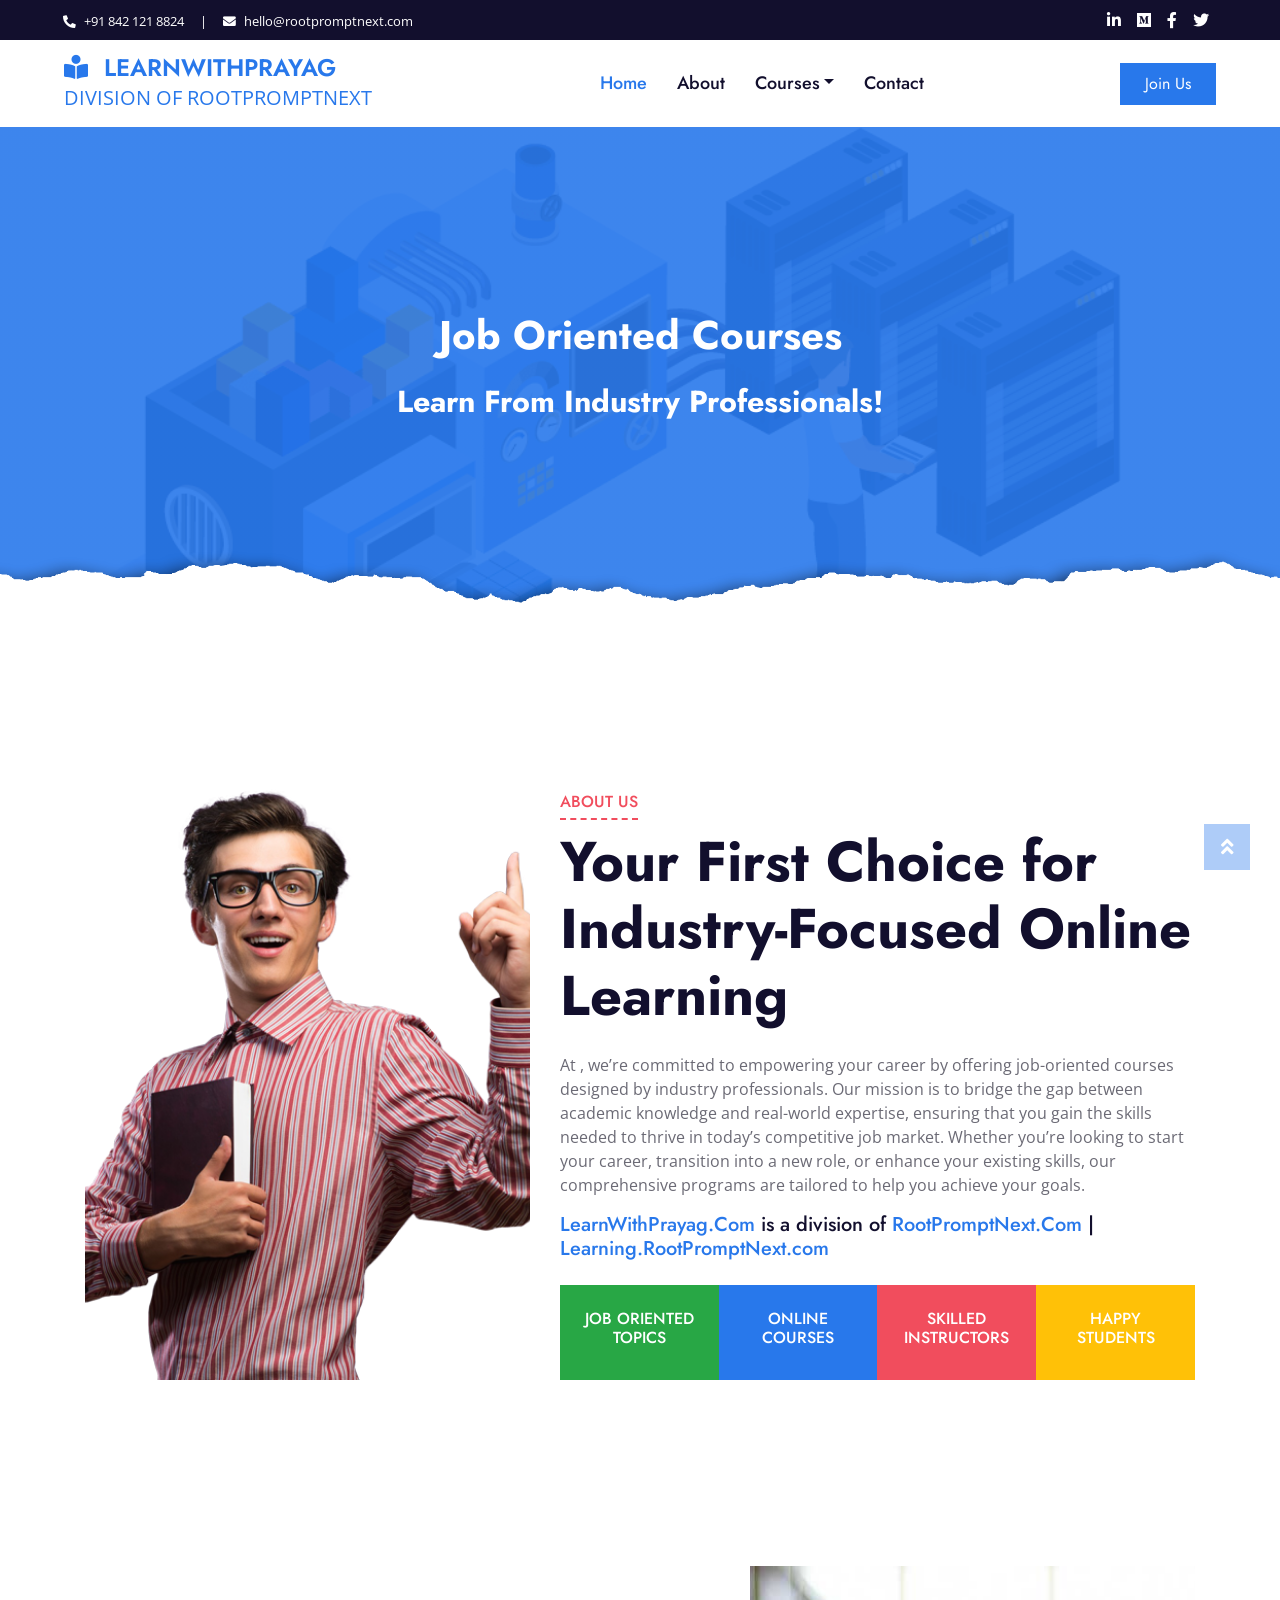
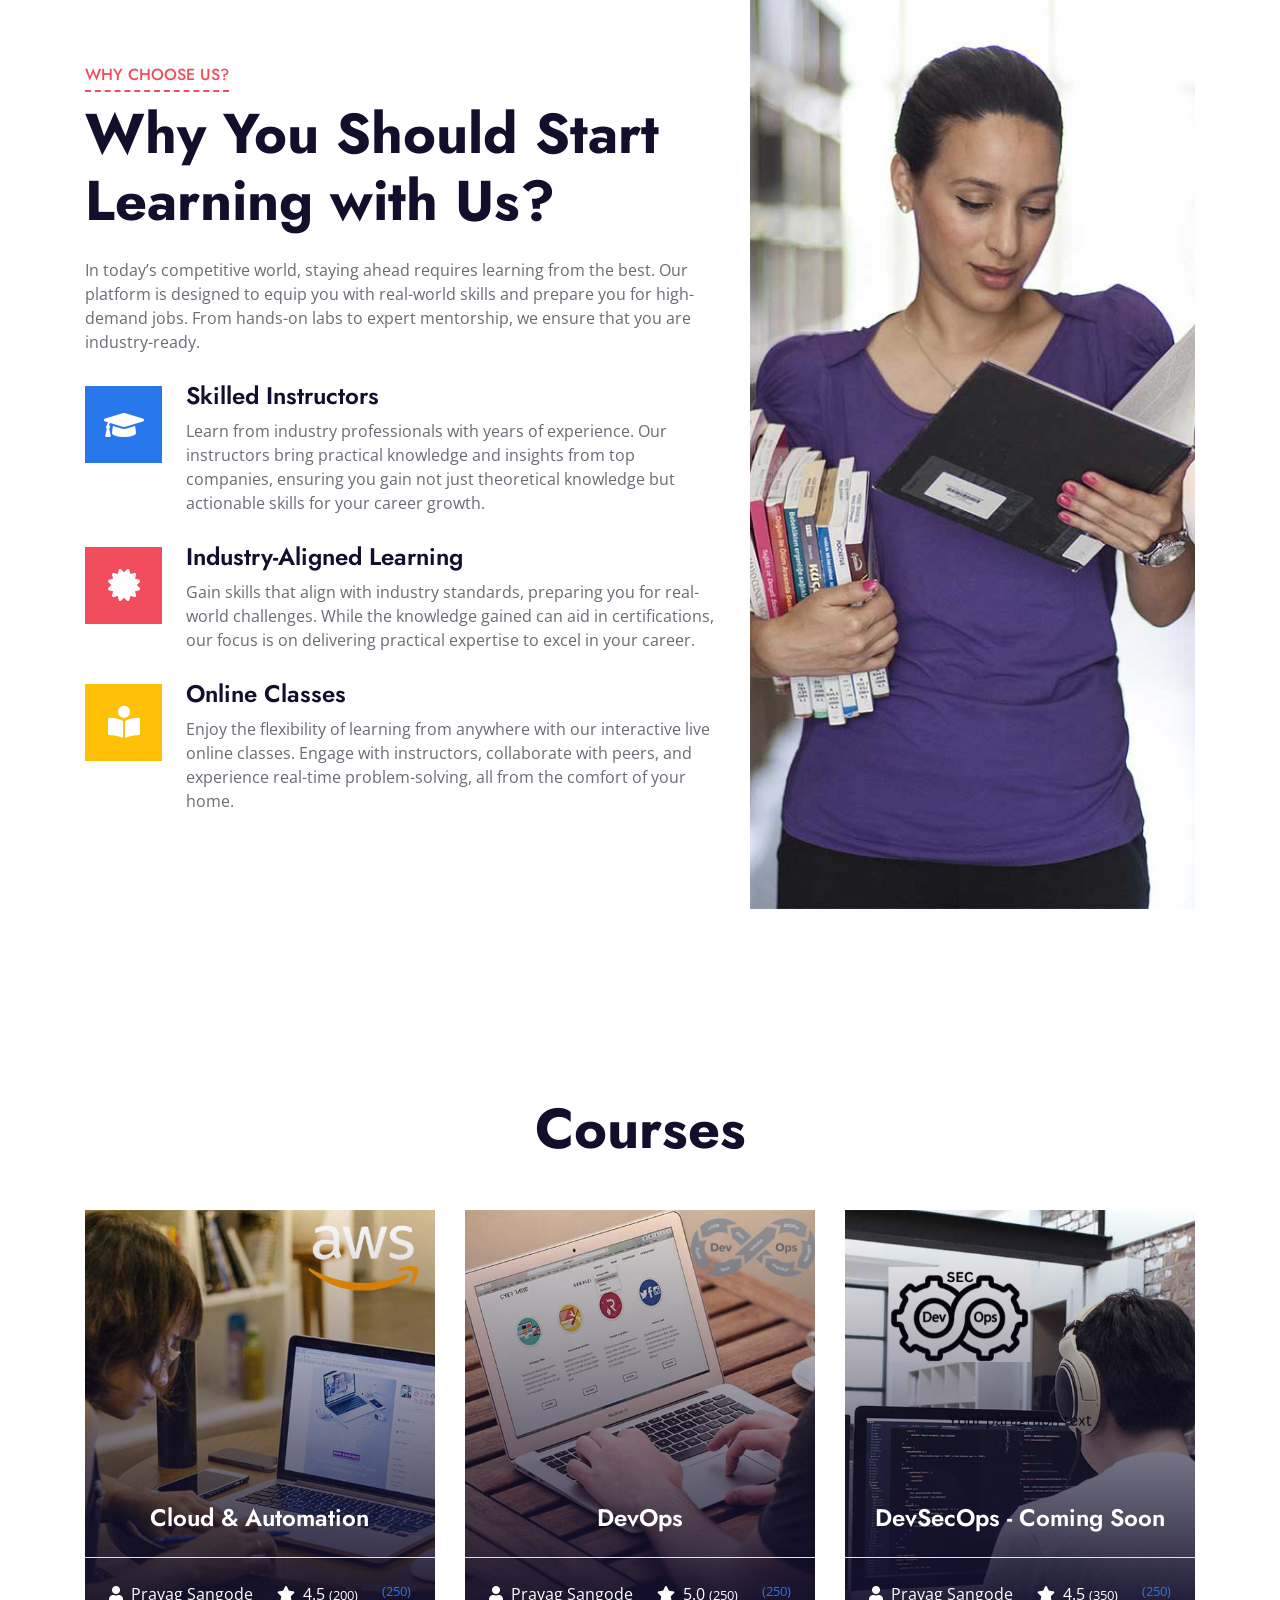
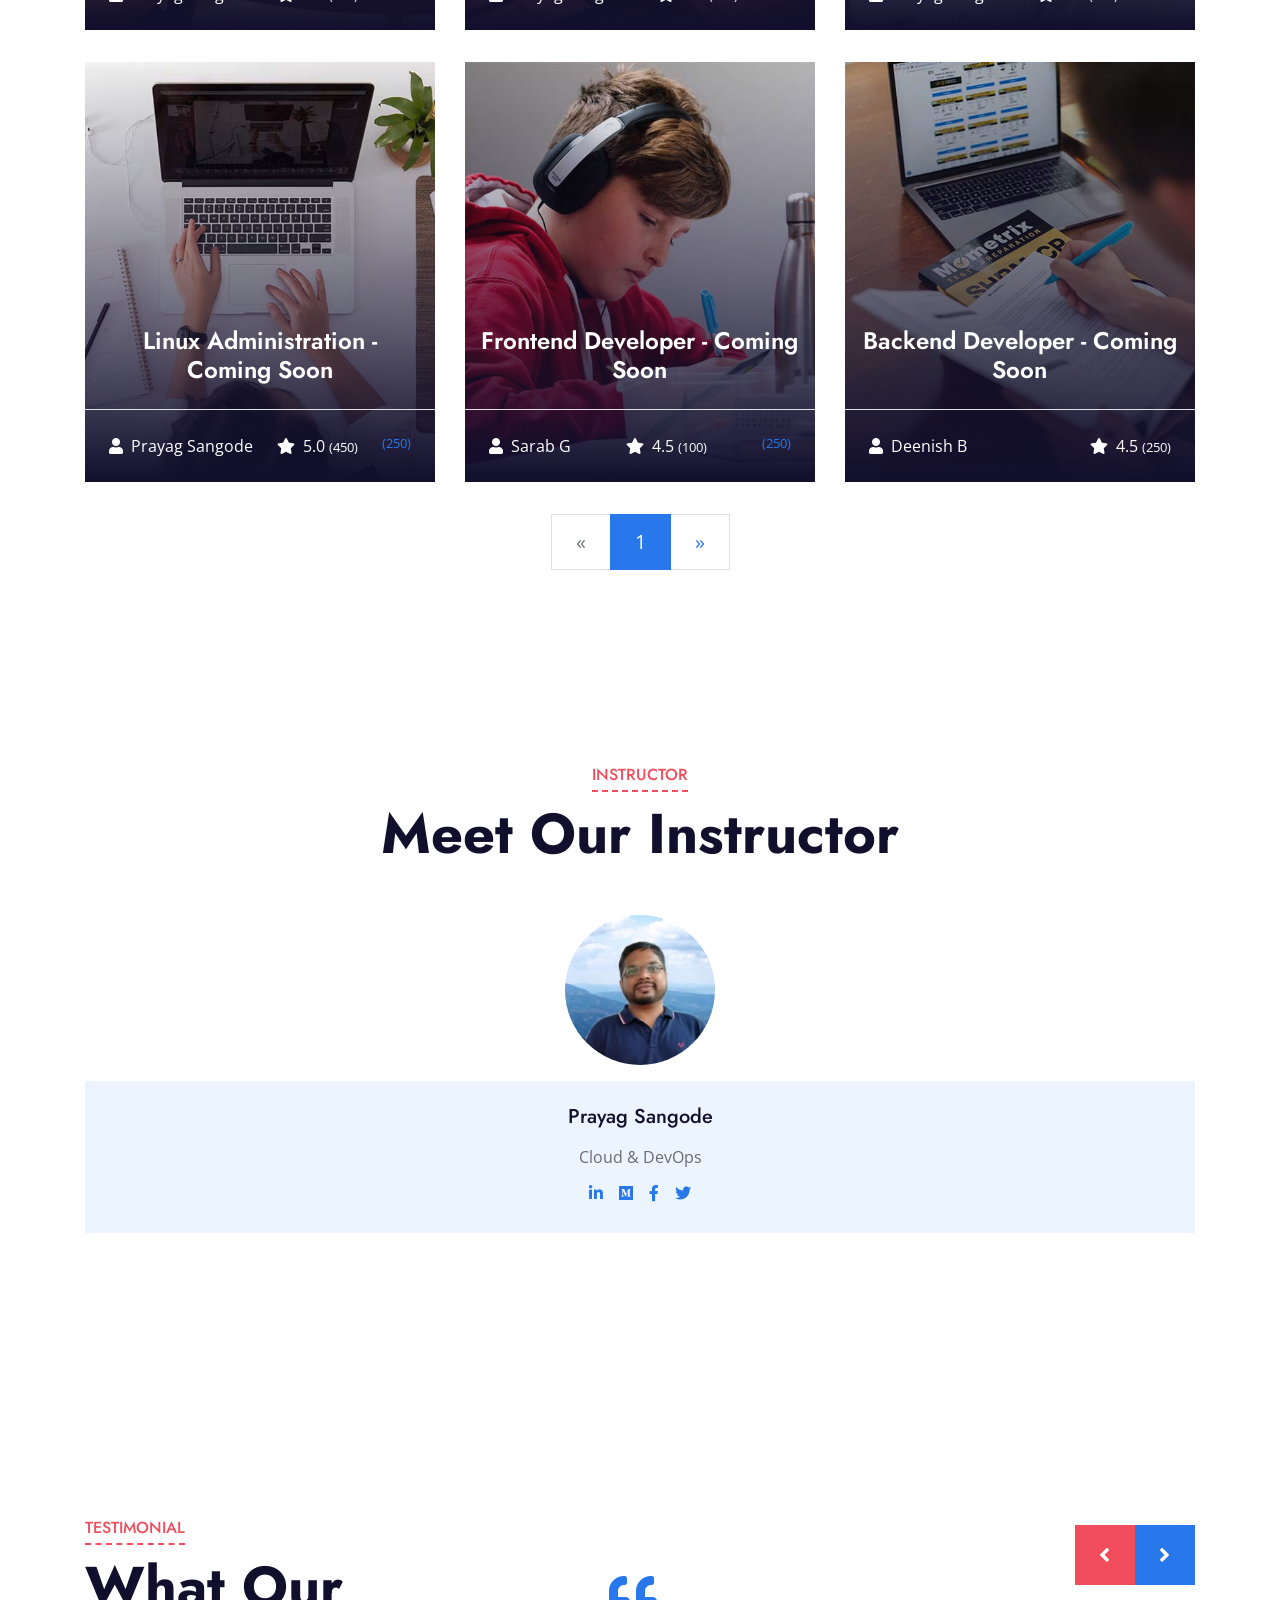
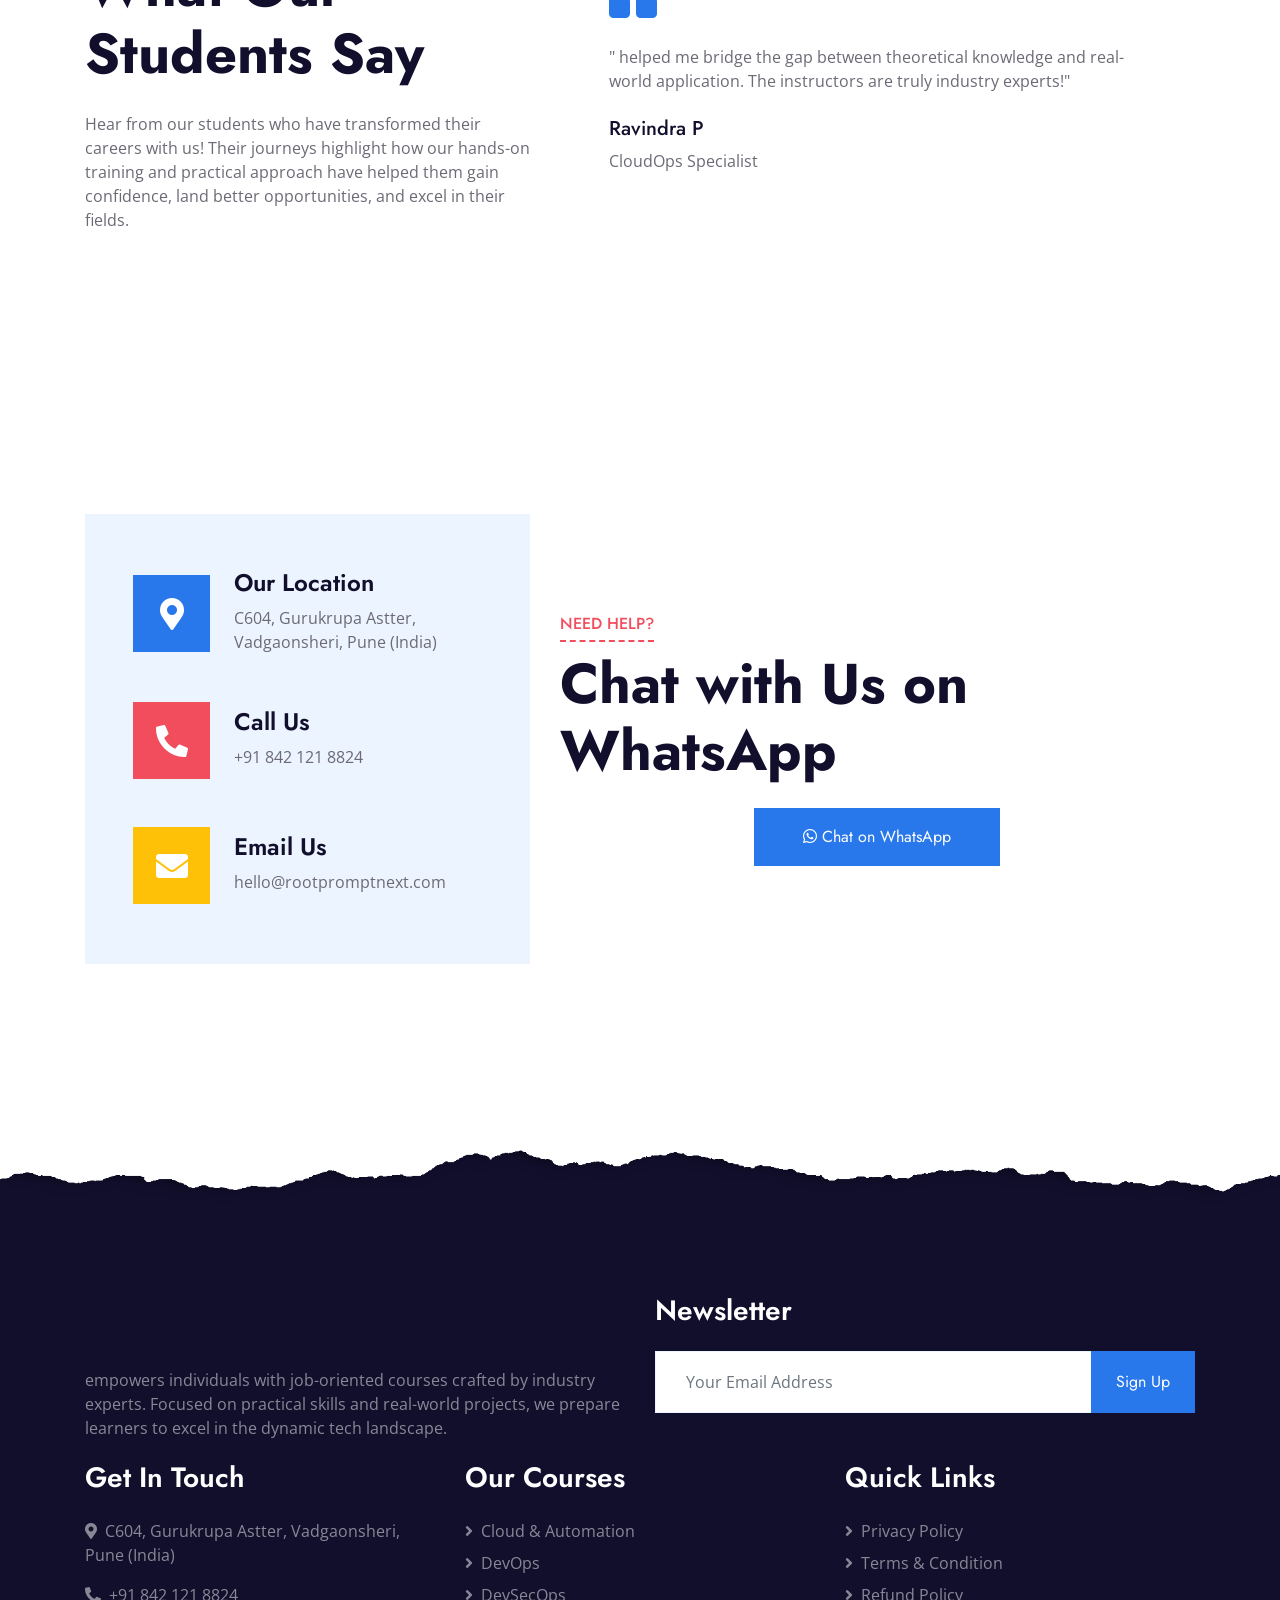
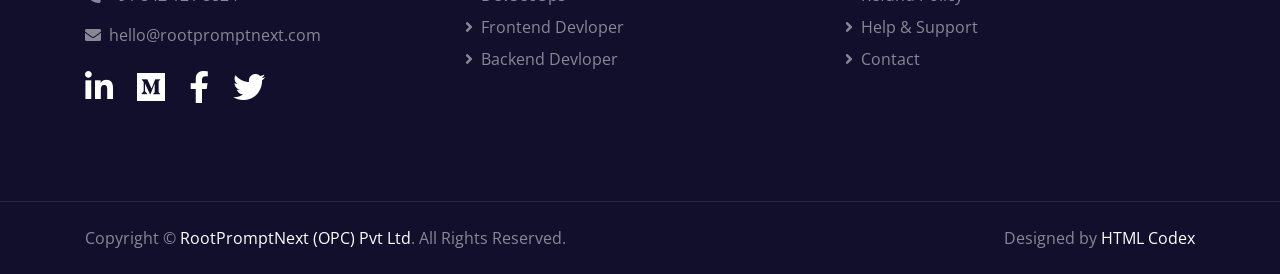
<file: old-website/index.html>
<!DOCTYPE html>
<html lang="en">

<head>
    <meta charset="utf-8">
    <title>RootPromptNext | Learning</title>
    <meta content="width=device-width, initial-scale=1.0" name="viewport">
    <meta content="Free HTML Templates" name="keywords">
    <meta content="Free HTML Templates" name="description">

    <!-- Favicon -->
    <link href="img/favicon.ico" rel="icon">

    <!-- Google Web Fonts -->
    <link rel="preconnect" href="https://fonts.gstatic.com">
    <link href="https://fonts.googleapis.com/css2?family=Jost:wght@500;600;700&family=Open+Sans:wght@400;600&display=swap" rel="stylesheet"> 

    <!-- Font Awesome -->
    <link href="https://cdnjs.cloudflare.com/ajax/libs/font-awesome/5.10.0/css/all.min.css" rel="stylesheet">

    <!-- Libraries Stylesheet -->
    <link href="lib/owlcarousel/assets/owl.carousel.min.css" rel="stylesheet">

    <!-- Customized Bootstrap Stylesheet -->
    <link href="css/style.css" rel="stylesheet">
</head>

<body>
    <!-- Topbar Start -->
    <div class="container-fluid bg-dark">
        <div class="row py-2 px-lg-5">
            <div class="col-lg-6 text-center text-lg-left mb-2 mb-lg-0">
                <div class="d-inline-flex align-items-center text-white">
                    <small><i class="fa fa-phone-alt mr-2"></i>+91 842 121 8824</small>
                    <small class="px-3">|</small>
                    <small><i class="fa fa-envelope mr-2"></i>hello@rootpromptnext.com</small>
                </div>
            </div>
            <div class="col-lg-6 text-center text-lg-right">
                <div class="d-inline-flex align-items-center">
                    <a class="text-white px-2" href="https://in.linkedin.com/in/prayag-sangode-41737318">
                        <i class="fab fa-linkedin-in"></i>
                    </a>
                    <a class="text-white px-2" href="https://medium.com/@prayag-sangode">
                        <i class="fab fa-medium"></i>
                    </a>
                    <a class="text-white px-2" href="https://www.facebook.com/people/LearnwithPrayag/61558592480852/">
                        <i class="fab fa-facebook-f"></i>
                    </a>
                    <a class="text-white px-2" href="https://x.com/prayagsangode">
                        <i class="fab fa-twitter"></i>
                    </a>
                </div>
            </div>
        </div>
    </div>
    <!-- Topbar End -->


    <!-- Navbar Start -->
    <div class="container-fluid p-0">
        <nav class="navbar navbar-expand-lg bg-white navbar-light py-3 py-lg-0 px-lg-5">
            <a href="index.html" class="navbar-brand ml-lg-3">
                <h4 class="m-0 text-uppercase text-primary"><i class="fa fa-book-reader mr-3"></i>LearnWithPrayag</h4>
                <p class="m-0 text-uppercase text-primary"><i class=""></i>Division of RootPromptNext</p>
            </a>
            <button type="button" class="navbar-toggler" data-toggle="collapse" data-target="#navbarCollapse">
                <span class="navbar-toggler-icon"></span>
            </button>
            <div class="collapse navbar-collapse justify-content-between px-lg-3" id="navbarCollapse">
                <div class="navbar-nav mx-auto py-0">
                    <a href="index.html" class="nav-item nav-link active">Home</a>
                    <a href="about.html" class="nav-item nav-link">About</a>
                    <!-- a href="course.html" class="nav-item nav-link">Courses</a -->
                    <div class="nav-item dropdown">
                        <a href="course.html" class="nav-link dropdown-toggle" data-toggle="dropdown">Courses</a>
                        <div class="dropdown-menu m-0">
                            <a href="cloud.html" class="dropdown-item">AWS Cloud</a>
                            <a href="devops.html" class="dropdown-item">AWS DevOps</a>
                        </div>
                    </div>                     
                    <!--
                    <div class="nav-item dropdown">
                        <a href="#" class="nav-link dropdown-toggle" data-toggle="dropdown">Pages</a>
                        <div class="dropdown-menu m-0">
                            <a href="detail.html" class="dropdown-item">Course Detail</a>
                            <a href="feature.html" class="dropdown-item">Our Features</a>
                            <a href="team.html" class="dropdown-item">Instructors</a>
                            <a href="testimonial.html" class="dropdown-item">Testimonial</a>
                        </div>
                    </div>
                    -->
                    <a href="contact.html" class="nav-item nav-link">Contact</a>
                </div>
                <a href="https://wa.me/918421218824" class="btn btn-primary py-2 px-4 d-none d-lg-block" target="_blank">Join Us </a>
                <!-- a href="" class="btn btn-primary py-2 px-4 d-none d-lg-block">Join Us</a -->
            </div>
        </nav>
    </div>
    <!-- Navbar End -->


    <!-- Header Start -->
    <div class="jumbotron jumbotron-fluid position-relative overlay-bottom" style="margin-bottom: 90px;">
        <div class="container text-center my-5 py-5">
            <h1 class="text-white mt-4 mb-4">Job Oriented Courses</h1>
            <h2 class="text-white mb-4" style="font-size: 1.9rem;">Learn From Industry Professionals!</h2>
            <!--
            <div class="mx-auto mb-5" style="width: 100%; max-width: 600px;">
                <div class="input-group">
                    <div class="input-group-prepend">
                        <button class="btn btn-outline-light bg-white text-body px-4 dropdown-toggle" type="button" data-toggle="dropdown"
                            aria-haspopup="true" aria-expanded="false">Courses</button>
                        <div class="dropdown-menu">
                            <a class="dropdown-item" href="cloud.html">AWS Cloud & Automation</a>
                            <a class="dropdown-item" href="devops.html">AWS DevOps</a>
                            <a class="dropdown-item" href="#">AWS DevSecOps - Coming Soon</a>
                        </div>
                    </div>
                    <input type="text" class="form-control border-light" style="padding: 30px 25px;" placeholder="Keyword">
                    <div class="input-group-append">
                        <button class="btn btn-secondary px-4 px-lg-5">Search</button>
                    </div>
                </div>
            -->
            </div>
        </div>
    </div>
    <!-- Header End -->


    <!-- About Start -->
    <div class="container-fluid py-5">
        <div class="container py-5">
            <div class="row">
                <div class="col-lg-5 mb-5 mb-lg-0" style="min-height: 500px;">
                    <div class="position-relative h-100">
                        <img class="position-absolute w-100 h-100" src="img/home.png" style="object-fit: cover;">
                    </div>
                </div>
                <div class="col-lg-7">
                    <div class="section-title position-relative mb-4">
                        <h6 class="d-inline-block position-relative text-secondary text-uppercase pb-2">About Us</h6>
                        <h1 class="display-4">Your First Choice for Industry-Focused Online Learning</h1>
                    </div>
                    <p>At , we’re committed to empowering your career by offering job-oriented courses designed by industry professionals. Our mission is to bridge the gap between academic knowledge and real-world expertise, ensuring that you gain the skills needed to thrive in today’s competitive job market.

                        Whether you’re looking to start your career, transition into a new role, or enhance your existing skills, our comprehensive programs are tailored to help you achieve your goals.
                    </p>
                    <h5>
                        <a href="https://LearnWithPrayag.Com" target="_blank">LearnWithPrayag.Com</a> is a division of 
                        <a href="https://RootPromptNext.Com" target="_blank">RootPromptNext.Com</a> | <a href="https://learning.rootpromptnext.com" target="_blank">Learning.RootPromptNext.com</a>
                    </h5>
                    <div class="row pt-3 mx-0">
                        <div class="col-3 px-0">
                            <div class="bg-success text-center p-4">
                                <!-- h1 class="text-white" data-toggle="counter-up">123</h1 -->
                                <h6 class="text-uppercase text-white">Job Oriented<span class="d-block">Topics</span></h6>
                            </div>
                        </div>
                        <div class="col-3 px-0">
                            <div class="bg-primary text-center p-4">
                                <!-- h1 class="text-white" data-toggle="counter-up">1234</h1 -->
                                <h6 class="text-uppercase text-white">Online<span class="d-block">Courses</span></h6>
                            </div>
                        </div>
                        <div class="col-3 px-0">
                            <div class="bg-secondary text-center p-4">
                                <!-- h1 class="text-white" data-toggle="counter-up">123</h1 -->
                                <h6 class="text-uppercase text-white">Skilled<span class="d-block">Instructors</span></h6>
                            </div>
                        </div>
                        <div class="col-3 px-0">
                            <div class="bg-warning text-center p-4">
                                <!-- h1 class="text-white" data-toggle="counter-up">1234</h1 -->
                                <h6 class="text-uppercase text-white">Happy<span class="d-block">Students</span></h6>
                            </div>
                        </div>
                    </div>
                </div>
            </div>
        </div>
    </div>
    <!-- About End -->


    <!-- Feature Start -->
    <div class="container-fluid bg-image" style="margin: 90px 0;">
        <div class="container">
            <div class="row">
                <div class="col-lg-7 my-5 pt-5 pb-lg-5">
                    <div class="section-title position-relative mb-4">
                        <h6 class="d-inline-block position-relative text-secondary text-uppercase pb-2">Why Choose Us?</h6>
                        <h1 class="display-4">Why You Should Start Learning with Us?</h1>
                    </div>
                    <p class="mb-4 pb-2"> In today’s competitive world, staying ahead requires learning from the best. Our platform is designed to equip you with real-world skills and prepare you for high-demand jobs. From hands-on labs to expert mentorship, we ensure that you are industry-ready. </p>
                    <div class="d-flex mb-3">
                        <div class="btn-icon bg-primary mr-4">
                            <i class="fa fa-2x fa-graduation-cap text-white"></i>
                        </div>
                        <div class="mt-n1">
                            <h4>Skilled Instructors</h4>
                            <p>Learn from industry professionals with years of experience. Our instructors bring practical knowledge and insights from top companies, ensuring you gain not just theoretical knowledge but actionable skills for your career growth.</p>
                        </div>
                    </div>
                    <div class="d-flex mb-3">
                        <div class="btn-icon bg-secondary mr-4">
                            <i class="fa fa-2x fa-certificate text-white"></i>
                        </div>
                        <div class="mt-n1">
                            <h4>Industry-Aligned Learning</h4>
                            <p>Gain skills that align with industry standards, preparing you for real-world challenges. While the knowledge gained can aid in certifications, our focus is on delivering practical expertise to excel in your career.</p>
                        </div>
                    </div>
                    <div class="d-flex">
                        <div class="btn-icon bg-warning mr-4">
                            <i class="fa fa-2x fa-book-reader text-white"></i>
                        </div>
                        <div class="mt-n1">
                            <h4>Online Classes</h4>
                            <p class="m-0">Enjoy the flexibility of learning from anywhere with our interactive live online classes. Engage with instructors, collaborate with peers, and experience real-time problem-solving, all from the comfort of your home.</p>
                        </div>
                    </div>
                </div>
                <div class="col-lg-5" style="min-height: 500px;">
                    <div class="position-relative h-100">
                        <img class="position-absolute w-100 h-100" src="img/feature.jpg" style="object-fit: cover;">
                    </div>
                </div>
            </div>
        </div>
    </div>
    <!-- Feature Start -->


    <!-- Courses Start -->
    <!--
    <div class="container-fluid px-0 py-5">
        <div class="row mx-0 justify-content-center pt-5">
            <div class="col-lg-6">
                <div class="section-title text-center position-relative mb-4">
                    <h6 class="d-inline-block position-relative text-secondary text-uppercase pb-2">Our Courses</h6>
                    <h1 class="display-4">Our Courses</h1>
                </div>
            </div>
        </div>
        <div class="owl-carousel courses-carousel">
            <div class="courses-item position-relative">
                <img class="img-fluid" src="img/courses-1.jpg" alt="">
                <div class="courses-text">
                    <h4 class="text-center text-white px-3">Cloud & Automation</h4>
                    <div class="border-top w-100 mt-3">
                        <div class="d-flex justify-content-between p-4">
                            <span class="text-white"><i class="fa fa-user mr-2"></i>Prayag Sangode</span>
                            <span class="text-white"><i class="fa fa-star mr-2"></i>4.5 <small>(200)</small></span>
                        </div>
                    </div>
                    <div class="w-100 bg-white text-center p-4" >
                        <a class="btn btn-primary" href="detail.html">Course Detail</a>
                    </div>
                </div>
            </div>
            <div class="courses-item position-relative">
                <img class="img-fluid" src="img/courses-2.jpg" alt="">
                <div class="courses-text">
                    <h4 class="text-center text-white px-3">DevOps</h4>
                    <div class="border-top w-100 mt-3">
                        <div class="d-flex justify-content-between p-4">
                            <span class="text-white"><i class="fa fa-user mr-2"></i>Prayag Sangode</span>
                            <span class="text-white"><i class="fa fa-star mr-2"></i>5.0 <small>(250)</small></span>
                        </div>
                    </div>
                    <div class="w-100 bg-white text-center p-4" >
                        <a class="btn btn-primary" href="detail.html">Course Detail</a>
                    </div>
                </div>
            </div>
            <div class="courses-item position-relative">
                <img class="img-fluid" src="img/courses-3.jpg" alt="">
                <div class="courses-text">
                    <h4 class="text-center text-white px-3">DevSecOps</h4>
                    <div class="border-top w-100 mt-3">
                        <div class="d-flex justify-content-between p-4">
                            <span class="text-white"><i class="fa fa-user mr-2"></i>Prayag Sangode</span>
                            <span class="text-white"><i class="fa fa-star mr-2"></i>4.5 <small>(350)</small></span>
                        </div>
                    </div>
                    <div class="w-100 bg-white text-center p-4" >
                        <a class="btn btn-primary" href="detail.html">Course Detail</a>
                    </div>
                </div>
            </div>
            <div class="courses-item position-relative">
                <img class="img-fluid" src="img/courses-4.jpg" alt="">
                <div class="courses-text">
                    <h4 class="text-center text-white px-3">Linux Administration</h4>
                    <div class="border-top w-100 mt-3">
                        <div class="d-flex justify-content-between p-4">
                            <span class="text-white"><i class="fa fa-user mr-2"></i>Prayag Sangode</span>
                            <span class="text-white"><i class="fa fa-star mr-2"></i>5.0 <small>(450)</small></span>
                        </div>
                    </div>
                    <div class="w-100 bg-white text-center p-4" >
                        <a class="btn btn-primary" href="detail.html">Course Detail</a>
                    </div>
                </div>
            </div>
            <div class="courses-item position-relative">
                <img class="img-fluid" src="img/courses-5.jpg" alt="">
                <div class="courses-text">
                    <h4 class="text-center text-white px-3">Frontend Developer</h4>
                    <div class="border-top w-100 mt-3">
                        <div class="d-flex justify-content-between p-4">
                            <span class="text-white"><i class="fa fa-user mr-2"></i>Prayag Sangode</span>
                            <span class="text-white"><i class="fa fa-star mr-2"></i>4.5 <small>(100)</small></span>
                        </div>
                    </div>
                    <div class="w-100 bg-white text-center p-4" >
                        <a class="btn btn-primary" href="detail.html">Course Detail</a>
                    </div>
                </div>
            </div>
            <div class="courses-item position-relative">
                <img class="img-fluid" src="img/courses-6.jpg" alt="">
                <div class="courses-text">
                    <h4 class="text-center text-white px-3">Backend Developer</h4>
                    <div class="border-top w-100 mt-3">
                        <div class="d-flex justify-content-between p-4">
                            <span class="text-white"><i class="fa fa-user mr-2"></i>Prayag Sangode</span>
                            <span class="text-white"><i class="fa fa-star mr-2"></i>5.0 <small>(150)</small></span>
                        </div>
                    </div>
                    <div class="w-100 bg-white text-center p-4" >
                        <a class="btn btn-primary" href="detail.html">Course Detail</a>
                    </div>
                </div>
            </div>
        </div>
        <div class="row justify-content-center bg-image mx-0 mb-5">
            <div class="col-lg-6 py-5">
                <div class="bg-white p-5 my-5">
                    <h1 class="text-center mb-4">30% Off - Christmas Sale!</h1>
                    <form>
                        <div class="form-row">
                            <div class="col-sm-6">
                                <div class="form-group">
                                    <input type="text" class="form-control bg-light border-0" placeholder="Your Name" style="padding: 30px 20px;">
                                </div>
                            </div>
                            <div class="col-sm-6">
                                <div class="form-group">
                                    <input type="email" class="form-control bg-light border-0" placeholder="Your Email" style="padding: 30px 20px;">
                                </div>
                            </div>
                        </div>
                        <div class="form-row">
                            <div class="col-sm-6">
                                <div class="form-group">
                                    <select class="custom-select bg-light border-0 px-3" style="height: 60px;">
                                        <option selected>Select A courses</option>
                                        <option value="1">Cloud & Automation</option>
                                        <option value="2">DevOps</option>
                                        <option value="3">DevSecOps</option>
                                        <option value="1">Linux Administration</option>
                                        <option value="2">Frontend Developer</option>
                                        <option value="3">Backend Developer</option>
                                    </select>
                                </div>
                            </div>
                            <div class="col-sm-6">
                                <button class="btn btn-primary btn-block" type="submit" style="height: 60px;">Sign Up Now</button>
                            </div>
                        </div>
                    </form>
                </div>
            </div>
        </div>
    </div>
    -->
    <!-- Courses End -->
    <!-- Courses Start -->
    <div class="container-fluid py-5">
        <div class="container py-5">
            <div class="row mx-0 justify-content-center">
                <div class="col-lg-8">
                    <div class="section-title text-center position-relative mb-5">
                        <!-- h6 class="d-inline-block position-relative text-secondary text-uppercase pb-2">Our Courses</h6 -->
                        <h1 class="display-4">Courses</h1>
                    </div>
                </div>
            </div>
            <div class="row">
                <div class="col-lg-4 col-md-6 pb-4">
                    <a class="courses-list-item position-relative d-block overflow-hidden mb-2" href="cloud.html">
                        <img class="img-fluid" src="img/courses-1.jpg" alt="">
                        <div class="courses-text">
                            <h4 class="text-center text-white px-3">Cloud & Automation</h4>
                            <div class="border-top w-100 mt-3">
                                <div class="d-flex justify-content-between p-4">
                                    <span class="text-white"><i class="fa fa-user mr-2"></i>Prayag Sangode</span>
                                    <span class="text-white"><i class="fa fa-star mr-2"></i>4.5 <small>(200)</small></span>
                                        <small>(250)</small></span>
                                </div>
                            </div>
                        </div>
                    </a>
                </div>
                <div class="col-lg-4 col-md-6 pb-4">
                    <a class="courses-list-item position-relative d-block overflow-hidden mb-2" href="devops.html">
                        <img class="img-fluid" src="img/courses-2.jpg" alt="">
                        <div class="courses-text">
                            <h4 class="text-center text-white px-3">DevOps</h4>
                            <div class="border-top w-100 mt-3">
                                <div class="d-flex justify-content-between p-4">
                                    <span class="text-white"><i class="fa fa-user mr-2"></i>Prayag Sangode</span>
                                    <span class="text-white"><i class="fa fa-star mr-2"></i>5.0 <small>(250)</small></span>
                                        <small>(250)</small></span>
                                </div>
                            </div>
                        </div>
                    </a>
                </div>
                <div class="col-lg-4 col-md-6 pb-4">
                    <a class="courses-list-item position-relative d-block overflow-hidden mb-2" href="coming.html">
                        <img class="img-fluid" src="img/courses-3.jpg" alt="">
                        <div class="courses-text">
                            <h4 class="text-center text-white px-3">DevSecOps - Coming Soon</h4>
                            <div class="border-top w-100 mt-3">
                                <div class="d-flex justify-content-between p-4">
                                    <span class="text-white"><i class="fa fa-user mr-2"></i>Prayag Sangode</span>
                                    <span class="text-white"><i class="fa fa-star mr-2"></i>4.5 <small>(350)</small></span>
                                        <small>(250)</small></span>
                                </div>
                            </div>
                        </div>
                    </a>
                </div>
                <div class="col-lg-4 col-md-6 pb-4">
                    <a class="courses-list-item position-relative d-block overflow-hidden mb-2" href="coming.html">
                        <img class="img-fluid" src="img/courses-4.jpg" alt="">
                        <div class="courses-text">
                            <h4 class="text-center text-white px-3">Linux Administration - Coming Soon</h4>
                            <div class="border-top w-100 mt-3">
                                <div class="d-flex justify-content-between p-4">
                                    <span class="text-white"><i class="fa fa-user mr-2"></i>Prayag Sangode</span>
                                    <span class="text-white"><i class="fa fa-star mr-2"></i>5.0 <small>(450)</small></span>
                                        <small>(250)</small></span>
                                </div>
                            </div>
                        </div>
                    </a>
                </div>
                <div class="col-lg-4 col-md-6 pb-4">
                    <a class="courses-list-item position-relative d-block overflow-hidden mb-2" href="coming.html">
                        <img class="img-fluid" src="img/courses-5.jpg" alt="">
                        <div class="courses-text">
                            <h4 class="text-center text-white px-3">Frontend Developer - Coming Soon</h4>
                            <div class="border-top w-100 mt-3">
                                <div class="d-flex justify-content-between p-4">
                                    <span class="text-white"><i class="fa fa-user mr-2"></i>Sarab G</span>
                                    <span class="text-white"><i class="fa fa-star mr-2"></i>4.5 <small>(100)</small></span>
                                        <small>(250)</small></span>
                                </div>
                            </div>
                        </div>
                    </a>
                </div>
                <div class="col-lg-4 col-md-6 pb-4">
                    <a class="courses-list-item position-relative d-block overflow-hidden mb-2" href="coming.html">
                        <img class="img-fluid" src="img/courses-6.jpg" alt="">
                        <div class="courses-text">
                            <h4 class="text-center text-white px-3">Backend Developer - Coming Soon</h4>
                            <div class="border-top w-100 mt-3">
                                <div class="d-flex justify-content-between p-4">
                                    <span class="text-white"><i class="fa fa-user mr-2"></i>Deenish B</span>
                                    <span class="text-white"><i class="fa fa-star mr-2"></i>4.5
                                        <small>(250)</small></span>
                                </div>
                            </div>
                        </div>
                    </a>
                </div>
                <div class="col-12">
                    <nav aria-label="Page navigation">
                        <ul class="pagination pagination-lg justify-content-center mb-0">
                          <li class="page-item disabled">
                            <a class="page-link rounded-0" href="#" aria-label="Previous">
                              <span aria-hidden="true">&laquo;</span>
                              <span class="sr-only">Previous</span>
                            </a>
                          </li>
                          <li class="page-item active"><a class="page-link" href="#">1</a></li>
                          <!-- li class="page-item"><a class="page-link" href="#">2</a></li -->
                          <!-- li class="page-item"><a class="page-link" href="#">3</a></li -->
                          <li class="page-item">
                            <a class="page-link rounded-0" href="#" aria-label="Next">
                              <span aria-hidden="true">&raquo;</span>
                              <span class="sr-only">Next</span>
                            </a>
                          </li>
                        </ul>
                      </nav>
                </div>
            </div>
        </div>
    </div>
    <!-- Courses End -->     
    <!-- Team Start -->

    <div class="container-fluid py-5">
        <div class="container py-5">
            <div class="section-title text-center position-relative mb-5">
                <h6 class="d-inline-block position-relative text-secondary text-uppercase pb-2">Instructor</h6>
                <h1 class="display-4">Meet Our Instructor</h1>
            </div>
            <div class="team-item text-center">
                <img class="img-fluid rounded-circle" src="img/team-1.jpg" alt="Prayag Sangode" style="width: 150px; height: 150px; object-fit: cover;">
                <div class="bg-light text-center p-4 mt-3">
                    <h5 class="mb-3">Prayag Sangode</h5>
                    <p class="mb-2">Cloud & DevOps</p>
                    <div class="d-flex justify-content-center">
                        <a class="mx-1 p-1" href="https://in.linkedin.com/in/prayag-sangode-41737318"><i class="fab fa-linkedin-in"></i></a>
                        <a class="mx-1 p-1" href="https://medium.com/@prayag-sangode"><i class="fab fa-medium"></i></a>
                        <a class="mx-1 p-1" href="https://www.facebook.com/people/LearnwithPrayag/61558592480852/"><i class="fab fa-facebook-f"></i></a>
                        <a class="mx-1 p-1" href="https://x.com/prayagsangode"><i class="fab fa-twitter"></i></a>
                        <!-- a class="mx-1 p-1" href="#"><i class="fab fa-instagram"></i></a -->
                        <!-- a class="mx-1 p-1" href="https://www.youtube.com/channel/UCrTw9VMQWi8KayOQrixwSHQ"><i class="fab fa-youtube"></i></a -->
                    </div>
                </div>
            </div>
        </div>
    </div>
    <!-- Team End -->
    
    
    <!-- Team Start -->
    <!--
    <div class="container-fluid py-5">
        <div class="container py-5">
            <div class="section-title text-center position-relative mb-5">
                <h6 class="d-inline-block position-relative text-secondary text-uppercase pb-2">Instructors</h6>
                <h1 class="display-4">Meet Our Instructors</h1>
            </div>
            <div class="owl-carousel team-carousel position-relative" style="padding: 0 30px;">
                <div class="team-item">
                    <img class="img-fluid w-100" src="img/team-1.jpg" alt="">
                    <div class="bg-light text-center p-4">
                        <h5 class="mb-3">Prayag Sangode</h5>
                        <p class="mb-2">Cloud & DevOps</p>
                        <div class="d-flex justify-content-center">
                            <a class="mx-1 p-1" href="#"><i class="fab fa-twitter"></i></a>
                            <a class="mx-1 p-1" href="#"><i class="fab fa-facebook-f"></i></a>
                            <a class="mx-1 p-1" href="#"><i class="fab fa-linkedin-in"></i></a>
                            <a class="mx-1 p-1" href="#"><i class="fab fa-instagram"></i></a>
                            <a class="mx-1 p-1" href="#"><i class="fab fa-youtube"></i></a>
                        </div>
                    </div>
                </div>
                <div class="team-item">
                    <img class="img-fluid w-100" src="img/team-2.jpg" alt="">
                    <div class="bg-light text-center p-4">
                        <h5 class="mb-3">Backend Developer</h5>
                        <p class="mb-2">D.B</p>
                        <div class="d-flex justify-content-center">
                            <a class="mx-1 p-1" href="#"><i class="fab fa-twitter"></i></a>
                            <a class="mx-1 p-1" href="#"><i class="fab fa-facebook-f"></i></a>
                            <a class="mx-1 p-1" href="#"><i class="fab fa-linkedin-in"></i></a>
                            <a class="mx-1 p-1" href="#"><i class="fab fa-instagram"></i></a>
                            <a class="mx-1 p-1" href="#"><i class="fab fa-youtube"></i></a>
                        </div>
                    </div>
                </div>
                <div class="team-item">
                    <img class="img-fluid w-100" src="img/team-3.jpg" alt="">
                    <div class="bg-light text-center p-4">
                        <h5 class="mb-3">Prayag Sangode</h5>
                        <p class="mb-2">DevSecOps</p>
                        <div class="d-flex justify-content-center">
                            <a class="mx-1 p-1" href="#"><i class="fab fa-twitter"></i></a>
                            <a class="mx-1 p-1" href="#"><i class="fab fa-facebook-f"></i></a>
                            <a class="mx-1 p-1" href="#"><i class="fab fa-linkedin-in"></i></a>
                            <a class="mx-1 p-1" href="#"><i class="fab fa-instagram"></i></a>
                            <a class="mx-1 p-1" href="#"><i class="fab fa-youtube"></i></a>
                        </div>
                    </div>
                </div>
                <div class="team-item">
                    <img class="img-fluid w-100" src="img/team-4.jpg" alt="">
                    <div class="bg-light text-center p-4">
                        <h5 class="mb-3">S.G</h5>
                        <p class="mb-2">Frontend Developer</p>
                        <div class="d-flex justify-content-center">
                            <a class="mx-1 p-1" href="#"><i class="fab fa-twitter"></i></a>
                            <a class="mx-1 p-1" href="#"><i class="fab fa-facebook-f"></i></a>
                            <a class="mx-1 p-1" href="#"><i class="fab fa-linkedin-in"></i></a>
                            <a class="mx-1 p-1" href="#"><i class="fab fa-instagram"></i></a>
                            <a class="mx-1 p-1" href="#"><i class="fab fa-youtube"></i></a>
                        </div>
                    </div>
                </div>
            </div>
        </div>
    </div>
    -->
    <!-- Team End -->
    


    <!-- Testimonial Start -->
    <div class="container-fluid bg-image py-5" style="margin: 90px 0;">
        <div class="container py-5">
            <div class="row align-items-center">
                <div class="col-lg-5 mb-5 mb-lg-0">
                    <div class="section-title position-relative mb-4">
                        <h6 class="d-inline-block position-relative text-secondary text-uppercase pb-2">Testimonial</h6>
                        <h1 class="display-4">What Our Students Say</h1>
                    </div>
                    <p class="m-0"> Hear from our students who have transformed their careers with us! Their journeys highlight how our hands-on training and practical approach have helped them gain confidence, land better opportunities, and excel in their fields. </p>
                </div>
                <div class="col-lg-7">
                    <div class="owl-carousel testimonial-carousel">
                        <div class="bg-white p-5">
                            <i class="fa fa-3x fa-quote-left text-primary mb-4"></i>
                            <p>" helped me bridge the gap between theoretical knowledge and real-world application. The instructors are truly industry experts!"</p>
                            <div class="d-flex flex-shrink-0 align-items-center mt-4">
                                <!-- img class="img-fluid mr-4" src="img/testimonial-2.jpg" alt=""-->
                                <div>
                                    <h5>Ravindra P</h5>
                                    <span>CloudOps Specialist</span>
                                </div>
                            </div>
                        </div>
                        <div class="bg-white p-5">
                            <i class="fa fa-3x fa-quote-left text-primary mb-4"></i>
                            <p>"The practical labs and job-oriented approach made a huge difference. I feel confident tackling challenges in my role now."</p>
                            <div class="d-flex flex-shrink-0 align-items-center mt-4">
                                <!-- img class="img-fluid mr-4" src="img/testimonial-1.jpg" alt=""-->
                                <div>
                                    <h5>Vidya N</h5>
                                    <span>DevOps Engineer</span>
                                </div>
                            </div>
                        </div>
                    </div>
                </div>
            </div>
        </div>
    </div>
    <!-- Testimonial Start -->


 <!-- Contact Start -->
 <div class="container-fluid py-5">
    <div class="container py-5">
        <div class="row align-items-center">
            <div class="col-lg-5 mb-5 mb-lg-0">
                <div class="bg-light d-flex flex-column justify-content-center px-5" style="height: 450px;">
                    <div class="d-flex align-items-center mb-5">
                        <div class="btn-icon bg-primary mr-4">
                            <i class="fa fa-2x fa-map-marker-alt text-white"></i>
                        </div>
                        <div class="mt-n1">
                            <h4>Our Location</h4>
                            <p class="m-0">C604, Gurukrupa Astter, Vadgaonsheri, Pune (India)</p>
                        </div>
                    </div>
                    <div class="d-flex align-items-center mb-5">
                        <div class="btn-icon bg-secondary mr-4">
                            <i class="fa fa-2x fa-phone-alt text-white"></i>
                        </div>
                        <div class="mt-n1">
                            <h4>Call Us</h4>
                            <p class="m-0">+91 842 121 8824</p>
                        </div>
                    </div>
                    <div class="d-flex align-items-center">
                        <div class="btn-icon bg-warning mr-4">
                            <i class="fa fa-2x fa-envelope text-white"></i>
                        </div>
                        <div class="mt-n1">
                            <h4>Email Us</h4>
                            <p class="m-0">hello@rootpromptnext.com</p>
                        </div>
                    </div>
                </div>
            </div>
            <div class="col-lg-7">
                <div class="section-title position-relative mb-4">
                    <h6 class="d-inline-block position-relative text-secondary text-uppercase pb-2">Need Help?</h6>
                    <h1 class="display-4">Chat with Us on WhatsApp</h1>
                </div>
                <div class="contact-form text-center">
                    <a 
                        href="https://wa.me/918421218824" 
                        target="_blank" 
                        class="btn btn-primary py-3 px-5"
                        style="text-decoration: none; color: white;"
                    >
                        <i class="fab fa-whatsapp"></i> Chat on WhatsApp
                    </a>
                </div>
            </div>
            <!--
            <div class="col-lg-7">
                <div class="section-title position-relative mb-4">
                    <h6 class="d-inline-block position-relative text-secondary text-uppercase pb-2">Need Help?</h6>
                    <h1 class="display-4">Send Us A Message</h1>
                </div>
                <div class="contact-form">
                    <form>
                        <div class="row">
                            <div class="col-6 form-group">
                                <input type="text" class="form-control border-top-0 border-right-0 border-left-0 p-0" placeholder="Your Name" required="required">
                            </div>
                            <div class="col-6 form-group">
                                <input type="email" class="form-control border-top-0 border-right-0 border-left-0 p-0" placeholder="Your Email" required="required">
                            </div>
                        </div>
                        <div class="form-group">
                            <input type="text" class="form-control border-top-0 border-right-0 border-left-0 p-0" placeholder="Subject" required="required">
                        </div>
                        <div class="form-group">
                            <textarea class="form-control border-top-0 border-right-0 border-left-0 p-0" rows="5" placeholder="Message" required="required"></textarea>
                        </div>
                        <div>
                            <button class="btn btn-primary py-3 px-5" type="submit">Send Message</button>
                        </div>
                    </form>
                </div>
            </div>
        -->
        </div>
    </div>
</div>
<!-- Contact End -->


    <!-- Footer Start -->
    <div class="container-fluid position-relative overlay-top bg-dark text-white-50 py-5" style="margin-top: 90px;">
        <div class="container mt-5 pt-5">
            <div class="row">
                <div class="col-md-6 mb-6">
                    <a href="index.html" class="navbar-brand">
                        <h5> class="mt-n2 text-uppercase text-white"><i class="fa fa-book-reader mr-3"></i> | LearnWithPrayag</h5>
                        <h5> class="mt-n2 text-uppercase text-white"><i class="fa fa-book-reader mr-3"></i>LearnWithPrayag</h5>
                    </a>
                    <p class="m-0"> empowers individuals with job-oriented courses crafted by industry experts. Focused on practical skills and real-world projects, we prepare learners to excel in the dynamic tech landscape.</p>
                </div>
                <div class="col-md-6 mb-5">
                    <h3 class="text-white mb-4">Newsletter</h3>
                    <div class="w-100">
                        <div class="input-group">
                            <input type="text" class="form-control border-light" style="padding: 30px;" placeholder="Your Email Address">
                            <div class="input-group-append">
                                <button class="btn btn-primary px-4">Sign Up</button>
                            </div>
                        </div>
                    </div>
                </div>
            </div>
            <div class="row">
                <div class="col-md-4 mb-5">
                    <h3 class="text-white mb-4">Get In Touch</h3>
                    <p><i class="fa fa-map-marker-alt mr-2"></i>C604, Gurukrupa Astter, Vadgaonsheri, Pune (India)</p>
                    <p><i class="fa fa-phone-alt mr-2"></i>+91 842 121 8824</p>
                    <p><i class="fa fa-envelope mr-2"></i>hello@rootpromptnext.com</p>
                    <div class="d-flex justify-content-start mt-4">
                        <a class="text-white mr-4" href="https://in.linkedin.com/in/prayag-sangode-41737318"><i class="fab fa-2x fa-linkedin-in"></i></a>
                        <a class="text-white mr-4" href="https://medium.com/@prayag-sangode"><i class="fab fa-2x fa-medium"></i></a>
                        <a class="text-white mr-4" href="https://www.facebook.com/people/LearnwithPrayag/61558592480852/"><i class="fab fa-2x fa-facebook-f"></i></a>
                        <a class="text-white mr-4" href="https://x.com/prayagsangode"><i class="fab fa-2x fa-twitter"></i></a>
                        <!-- a class="mx-1 p-1" href="#"><i class="fab fa-instagram"></i></a -->
                        <!-- a class="mx-1 p-1" href="https://www.youtube.com/channel/UCrTw9VMQWi8KayOQrixwSHQ"><i class="fab fa-youtube"></i></a -->                        
                    </div>
                </div>
                <div class="col-md-4 mb-5">
                    <h3 class="text-white mb-4">Our Courses</h3>
                    <div class="d-flex flex-column justify-content-start">
                        <a class="text-white-50 mb-2" href="cloud.html"><i class="fa fa-angle-right mr-2"></i>Cloud & Automation</a>
                        <a class="text-white-50 mb-2" href="devops.html"><i class="fa fa-angle-right mr-2"></i>DevOps</a>
                        <a class="text-white-50 mb-2" href="coming.html"><i class="fa fa-angle-right mr-2"></i>DevSecOps</a>
                        <a class="text-white-50 mb-2" href="coming.html"><i class="fa fa-angle-right mr-2"></i>Frontend Devloper</a>
                        <a class="text-white-50" href="coming.html"><i class="fa fa-angle-right mr-2"></i>Backend Devloper</a>
                    </div>
                </div>
                <div class="col-md-4 mb-5">
                    <h3 class="text-white mb-4">Quick Links</h3>
                    <div class="d-flex flex-column justify-content-start">
                        <a class="text-white-50 mb-2" href="policies.html"><i class="fa fa-angle-right mr-2"></i>Privacy Policy</a>
                        <a class="text-white-50 mb-2" href="policies.html""><i class="fa fa-angle-right mr-2"></i>Terms & Condition</a>
                        <a class="text-white-50 mb-2" href="policies.html""><i class="fa fa-angle-right mr-2"></i>Refund Policy</a>
                        <a class="text-white-50 mb-2" href="contact.html""><i class="fa fa-angle-right mr-2"></i>Help & Support</a>
                        <a class="text-white-50" href="contact.html"><i class="fa fa-angle-right mr-2"></i>Contact</a>
                    </div>
                </div>
            </div>
        </div>
    </div>
    <div class="container-fluid bg-dark text-white-50 border-top py-4" style="border-color: rgba(256, 256, 256, .1) !important;">
        <div class="container">
            <div class="row">
                <div class="col-md-6 text-center text-md-left mb-3 mb-md-0">
                    <p class="m-0">Copyright &copy; <a class="text-white" href="#">RootPromptNext (OPC) Pvt Ltd</a>. All Rights Reserved.
                    </p>
                </div>
                <div class="col-md-6 text-center text-md-right">
                    <p class="m-0">Designed by <a class="text-white" href="https://htmlcodex.com">HTML Codex</a>
                    </p>
                </div>
            </div>
        </div>
    </div>
    <!-- Footer End -->


    <!-- Back to Top -->
    <a href="#" class="btn btn-lg btn-primary rounded-0 btn-lg-square back-to-top"><i class="fa fa-angle-double-up"></i></a>


    <!-- JavaScript Libraries -->
    <script src="https://code.jquery.com/jquery-3.4.1.min.js"></script>
    <script src="https://stackpath.bootstrapcdn.com/bootstrap/4.4.1/js/bootstrap.bundle.min.js"></script>
    <script src="lib/easing/easing.min.js"></script>
    <script src="lib/waypoints/waypoints.min.js"></script>
    <script src="lib/counterup/counterup.min.js"></script>
    <script src="lib/owlcarousel/owl.carousel.min.js"></script>

    <!-- Template Javascript -->
    <script src="js/main.js"></script>
</body>

</html>
</file>
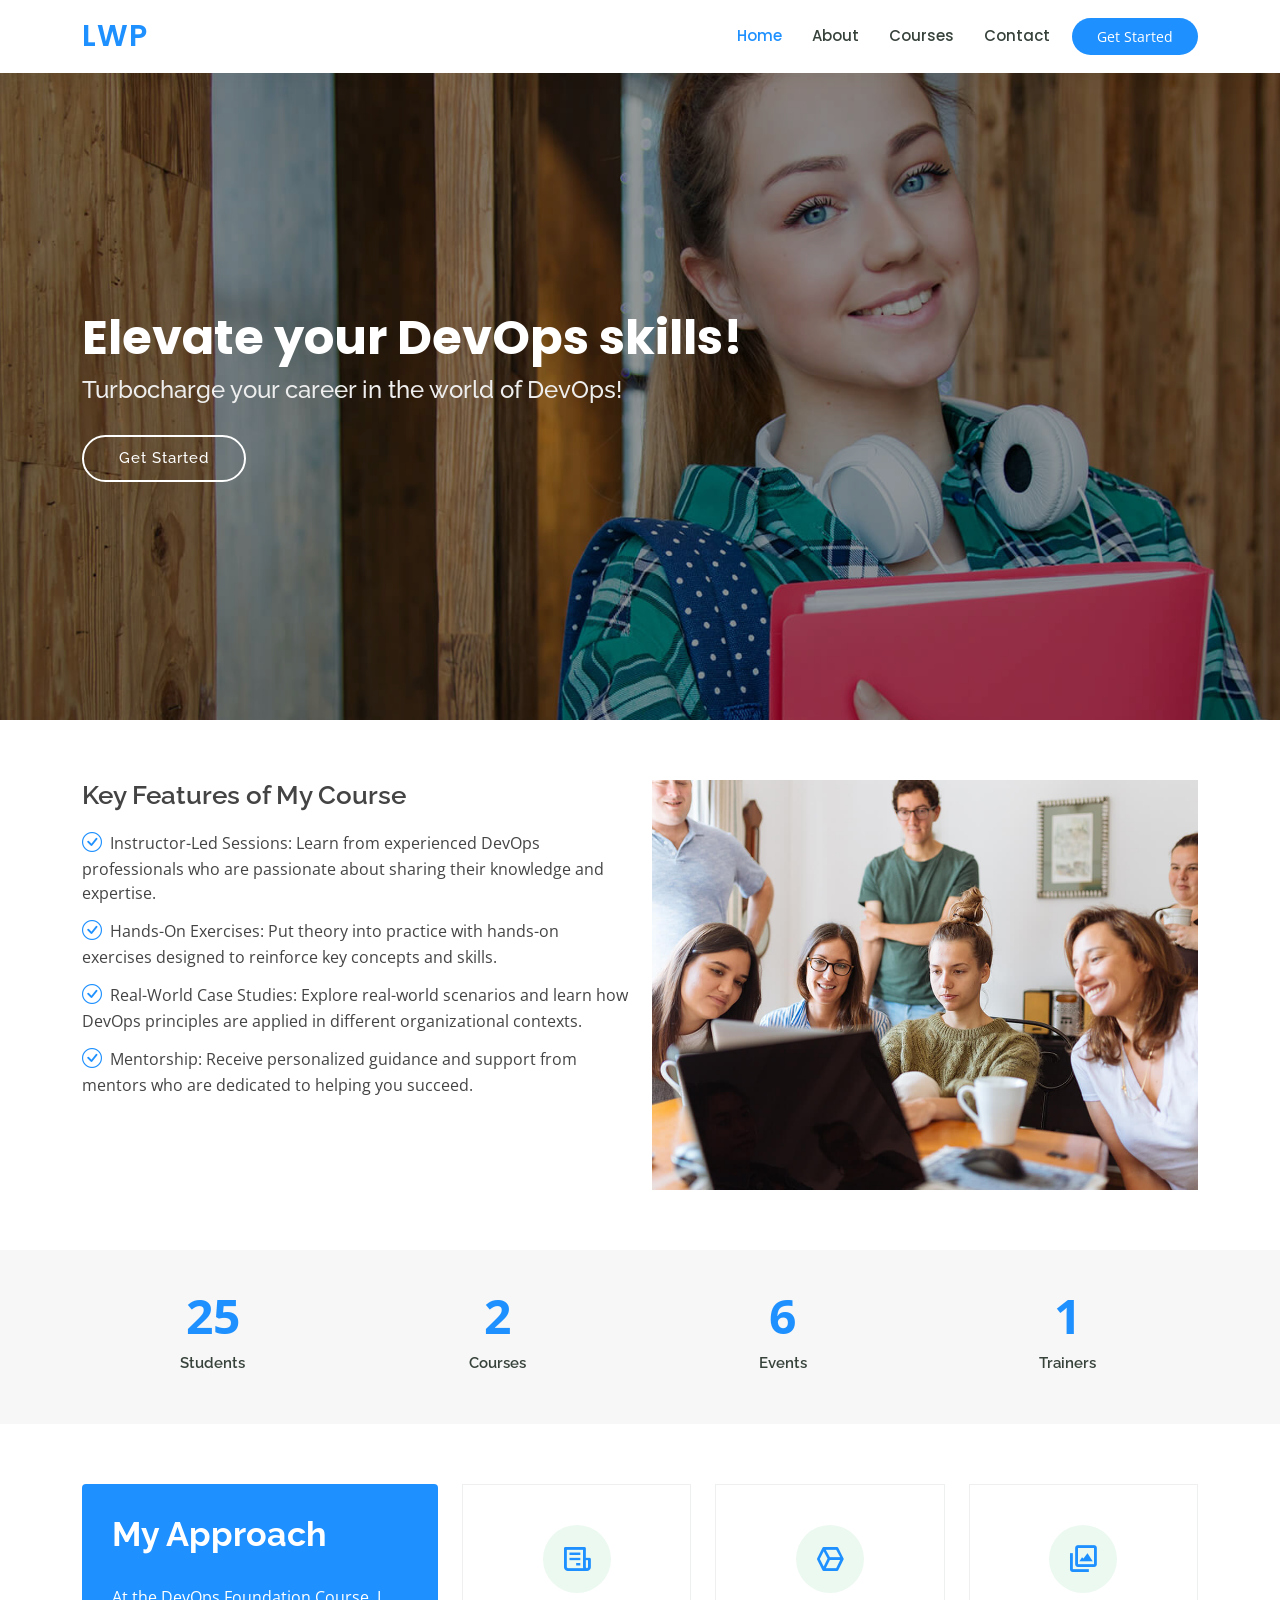
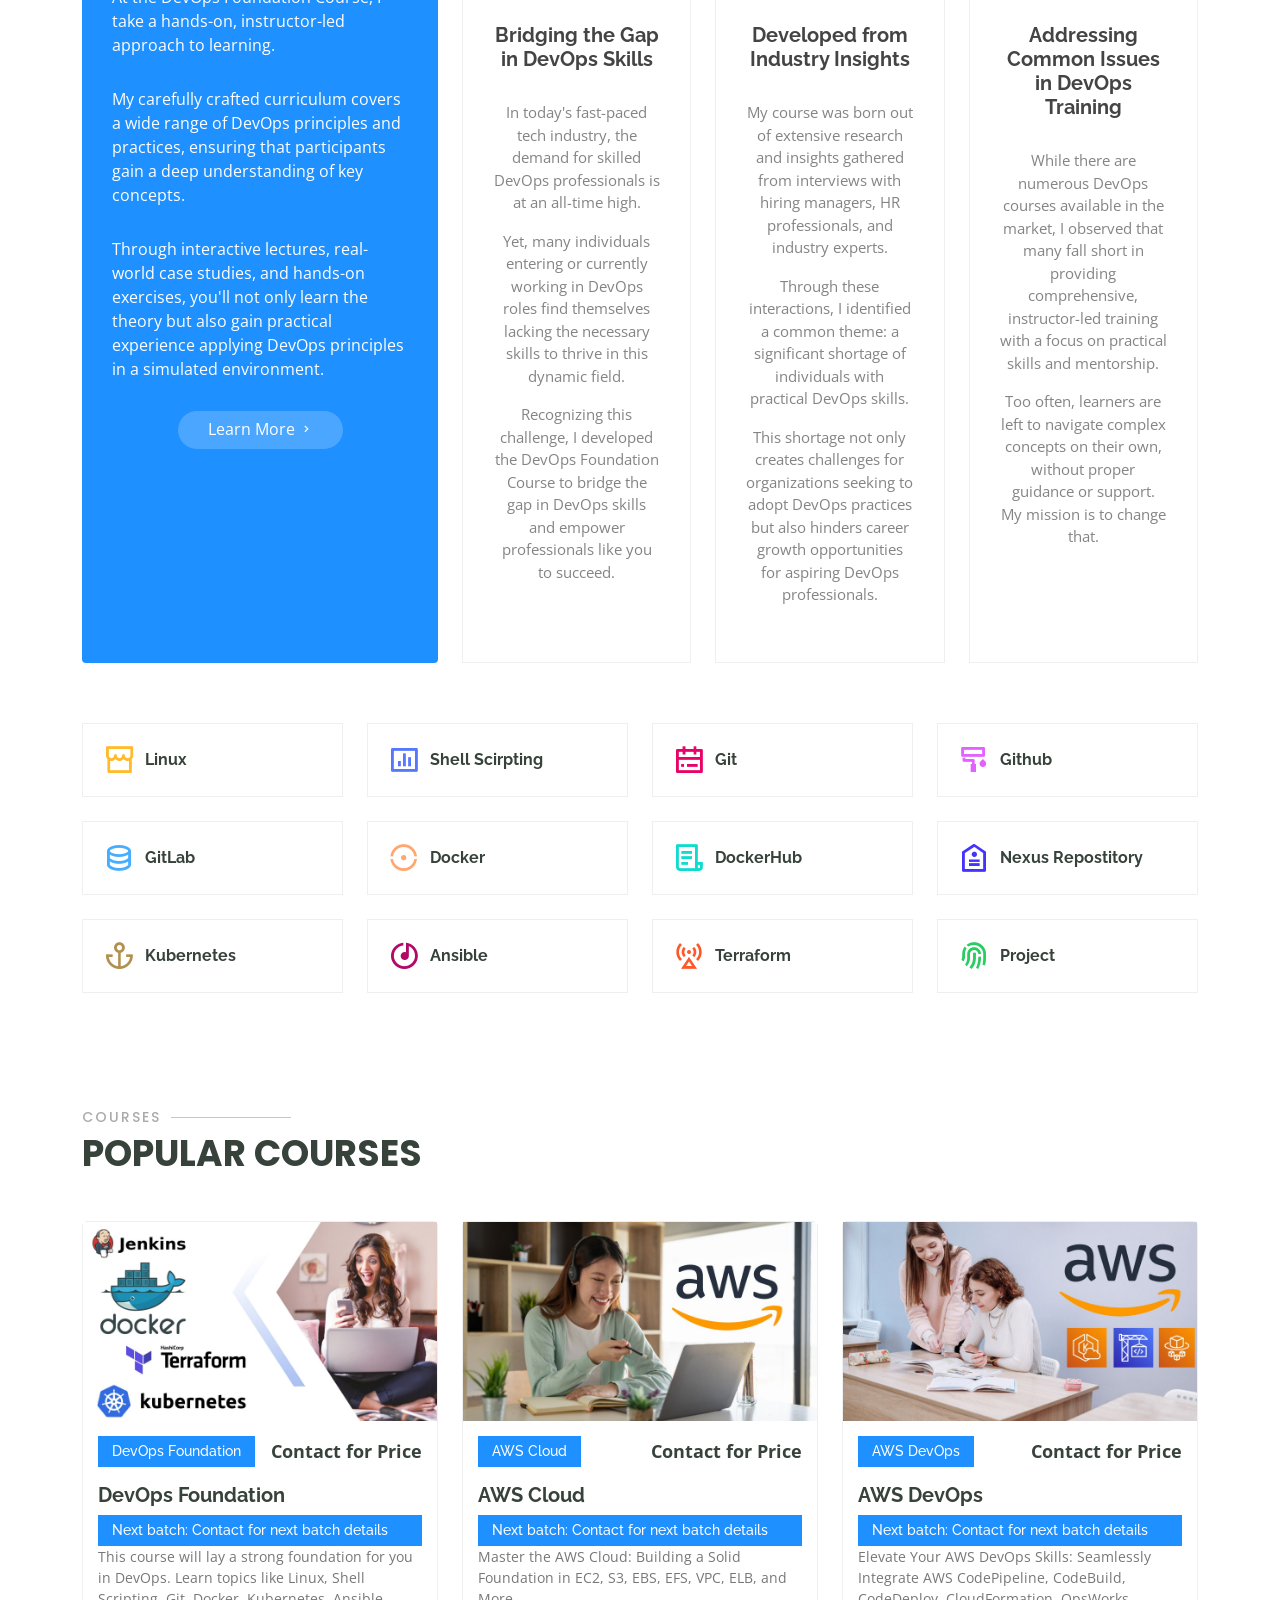
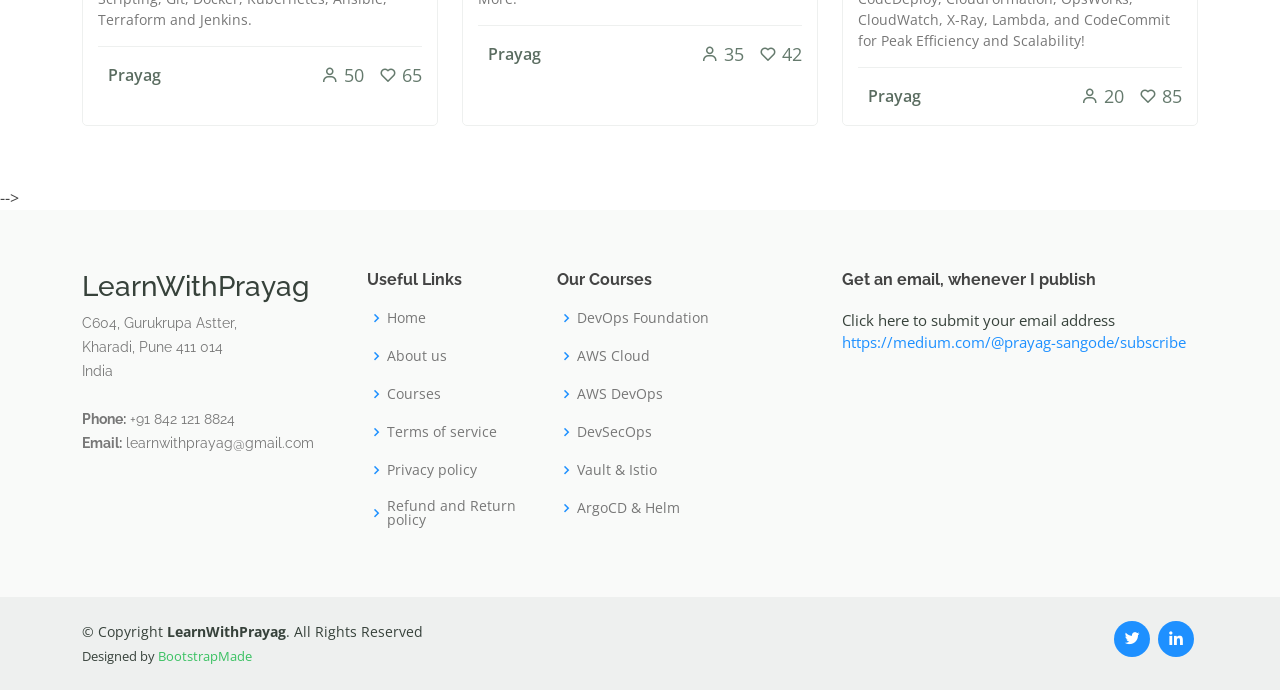
<file: old-working/index.html>
<!DOCTYPE html>
<html lang="en">

<head>
  <meta charset="utf-8">
  <meta content="width=device-width, initial-scale=1.0" name="viewport">

  <title>Learn With Prayag - Index</title>
  <meta content="" name="description">
  <meta content="" name="keywords">

  <!-- Favicons -->
  <link href="assets/img/favicon.png" rel="icon">
  <link href="assets/img/apple-touch-icon.png" rel="apple-touch-icon">

  <!-- Google Fonts -->
  <link href="https://fonts.googleapis.com/css?family=Open+Sans:300,300i,400,400i,600,600i,700,700i|Raleway:300,300i,400,400i,500,500i,600,600i,700,700i|Poppins:300,300i,400,400i,500,500i,600,600i,700,700i" rel="stylesheet">

  <!-- Vendor CSS Files -->
  <link href="assets/vendor/animate.css/animate.min.css" rel="stylesheet">
  <link href="assets/vendor/aos/aos.css" rel="stylesheet">
  <link href="assets/vendor/bootstrap/css/bootstrap.min.css" rel="stylesheet">
  <link href="assets/vendor/bootstrap-icons/bootstrap-icons.css" rel="stylesheet">
  <link href="assets/vendor/boxicons/css/boxicons.min.css" rel="stylesheet">
  <link href="assets/vendor/remixicon/remixicon.css" rel="stylesheet">
  <link href="assets/vendor/swiper/swiper-bundle.min.css" rel="stylesheet">

  <!-- Template Main CSS File -->
  <link href="assets/css/style.css" rel="stylesheet">

  <!-- =======================================================
  * Template Name: Mentor
  * Updated: Jan 29 2024 with Bootstrap v5.3.2
  * Template URL: https://bootstrapmade.com/mentor-free-education-bootstrap-theme/
  * Author: BootstrapMade.com
  * License: https://bootstrapmade.com/license/
  ======================================================== -->
</head>

<body>

  <!-- ======= Header ======= -->
  <header id="header" class="fixed-top">
    <div class="container d-flex align-items-center">

      <h1 class="logo me-auto"><a href="index.html">LWP</a></h1>
      <!-- Uncomment below if you prefer to use an image logo -->
      <!-- <a href="index.html" class="logo me-auto"><img src="assets/img/logo.png" alt="" class="img-fluid"></a>-->

      <nav id="navbar" class="navbar order-last order-lg-0">
        <ul>
          <li><a class="active" href="index.html">Home</a></li>
          <li><a href="about.html">About</a></li>
          <li><a href="courses.html">Courses</a></li>
          <!-- li><a href="trainers.html">Trainers</a></li -->
          <!-- li><a href="events.html">Events</a></li -->
          <!-- li><a href="pricing.html">Pricing</a></li -->

          <!-- li class="dropdown"><a href="#"><span>Drop Down</span> <i class="bi bi-chevron-down"></i></a>
            <ul>
              <li><a href="#">Drop Down 1</a></li>
              <li class="dropdown"><a href="#"><span>Deep Drop Down</span> <i class="bi bi-chevron-right"></i></a>
                <ul>
                  <li><a href="#">Deep Drop Down 1</a></li>
                  <li><a href="#">Deep Drop Down 2</a></li>
                  <li><a href="#">Deep Drop Down 3</a></li>
                  <li><a href="#">Deep Drop Down 4</a></li>
                  <li><a href="#">Deep Drop Down 5</a></li>
                </ul>
              </li>
              <li><a href="#">Drop Down 2</a></li>
              <li><a href="#">Drop Down 3</a></li>
              <li><a href="#">Drop Down 4</a></li>
            </ul>
          </li -->
          <li><a href="contact.html">Contact</a></li>
        </ul>
        <i class="bi bi-list mobile-nav-toggle"></i>
      </nav><!-- .navbar -->

      <a href="courses.html" class="get-started-btn">Get Started</a>

    </div>
  </header><!-- End Header -->

  <!-- ======= Hero Section ======= -->
  <section id="hero" class="d-flex justify-content-center align-items-center">
    <div class="container position-relative" data-aos="zoom-in" data-aos-delay="100">
      <h1>Elevate your DevOps skills! </h1>
      <h2>Turbocharge your career in the world of DevOps!</h2>
      <a href="courses.html" class="btn-get-started">Get Started</a>
    </div>
  </section><!-- End Hero -->

  <main id="main">

    <!-- ======= About Section ======= -->
    <section id="about" class="about">
      <div class="container" data-aos="fade-up">

        <div class="row">
          <div class="col-lg-6 order-1 order-lg-2" data-aos="fade-left" data-aos-delay="100">
            <img src="assets/img/about.jpg" class="img-fluid" alt="">
          </div>
          <div class="col-lg-6 pt-4 pt-lg-0 order-2 order-lg-1 content">
            <h3>Key Features of My Course</h3>
            <p class="fst-italic">
              
            </p>
            <ul>
              <li><i class="bi bi-check-circle"></i> Instructor-Led Sessions: Learn from experienced DevOps professionals who are passionate about sharing their knowledge and expertise.</li>
              <li><i class="bi bi-check-circle"></i> Hands-On Exercises: Put theory into practice with hands-on exercises designed to reinforce key concepts and skills.</li>
              <li><i class="bi bi-check-circle"></i> Real-World Case Studies: Explore real-world scenarios and learn how DevOps principles are applied in different organizational contexts.</li>
              <li><i class="bi bi-check-circle"></i> Mentorship: Receive personalized guidance and support from mentors who are dedicated to helping you succeed.</li>
          </ul>
            <p class="fst-italic">
              
            </p>
            <p class="fst-italic">
              
            </p>
            <p class="fst-italic">
              
            </p>

          </div>
        </div>

      </div>
    </section><!-- End About Section -->

    <!-- ======= Counts Section ======= -->
    <section id="counts" class="counts section-bg">
      <div class="container">

        <div class="row counters">

          <div class="col-lg-3 col-6 text-center">
            <span data-purecounter-start="0" data-purecounter-end="32" data-purecounter-duration="1" class="purecounter"></span>
            <p>Students</p>
          </div>

          <div class="col-lg-3 col-6 text-center">
            <span data-purecounter-start="0" data-purecounter-end="2" data-purecounter-duration="1" class="purecounter"></span>
            <p>Courses</p>
          </div>

          <div class="col-lg-3 col-6 text-center">
            <span data-purecounter-start="0" data-purecounter-end="8" data-purecounter-duration="1" class="purecounter"></span>
            <p>Events</p>
          </div>

          <div class="col-lg-3 col-6 text-center">
            <span data-purecounter-start="0" data-purecounter-end="1" data-purecounter-duration="1" class="purecounter"></span>
            <p>Trainers</p>
          </div>

        </div>

      </div>
    </section><!-- End Counts Section -->

    <!-- ======= Why Us Section ======= -->
    <section id="why-us" class="why-us">
      <div class="container" data-aos="fade-up">

        <div class="row">
          <div class="col-lg-4 d-flex align-items-stretch">
            <div class="content">
              <h3>My Approach</h3>
              <p> At the DevOps Foundation Course, I take a hands-on, instructor-led approach to learning. </p>
              <p> My carefully crafted curriculum covers a wide range of DevOps principles and practices, ensuring that participants gain a deep understanding of key concepts. </p>
              <p> Through interactive lectures, real-world case studies, and hands-on exercises, you'll not only learn the theory but also gain practical experience applying DevOps principles in a simulated environment. </p>
              </p>
              <div class="text-center">
                <a href="about.html" class="more-btn">Learn More <i class="bx bx-chevron-right"></i></a>
              </div>
            </div>
          </div>
          <div class="col-lg-8 d-flex align-items-stretch" data-aos="zoom-in" data-aos-delay="100">
            <div class="icon-boxes d-flex flex-column justify-content-center">
              <div class="row">
                <div class="col-xl-4 d-flex align-items-stretch">
                  <div class="icon-box mt-4 mt-xl-0">
                    <i class="bx bx-receipt"></i>
                    <h4>Bridging the Gap in DevOps Skills</h4>
                    <p>In today's fast-paced tech industry, the demand for skilled DevOps professionals is at an all-time high. </p>
                    <p>Yet, many individuals entering or currently working in DevOps roles find themselves lacking the necessary skills to thrive in this dynamic field. </p>
                    <p>Recognizing this challenge, I developed the DevOps Foundation Course to bridge the gap in DevOps skills and empower professionals like you to succeed.</p>
                  </div>
                </div>
                <div class="col-xl-4 d-flex align-items-stretch">
                  <div class="icon-box mt-4 mt-xl-0">
                    <i class="bx bx-cube-alt"></i>
                    <h4>Developed from Industry Insights</h4>
                    <p>My course was born out of extensive research and insights gathered from interviews with hiring managers, HR professionals, and industry experts. </p>
                    <p>Through these interactions, I identified a common theme: a significant shortage of individuals with practical DevOps skills. </p>
                    <p>This shortage not only creates challenges for organizations seeking to adopt DevOps practices but also hinders career growth opportunities for aspiring DevOps professionals.</p>
                  </div>
                </div>
                <div class="col-xl-4 d-flex align-items-stretch">
                  <div class="icon-box mt-4 mt-xl-0">
                    <i class="bx bx-images"></i>
                    <h4>Addressing Common Issues in DevOps Training</h4>
                    <p>While there are numerous DevOps courses available in the market, I observed that many fall short in providing comprehensive, instructor-led training with a focus on practical skills and mentorship. </p>
                    <p>Too often, learners are left to navigate complex concepts on their own, without proper guidance or support. My mission is to change that.</p>
                  </div>
                </div>
              </div>
            </div><!-- End .content-->
          </div>
        </div>

      </div>
    </section><!-- End Why Us Section -->

    <!-- ======= Features Section ======= -->
    <section id="features" class="features">
      <div class="container" data-aos="fade-up">

        <div class="row" data-aos="zoom-in" data-aos-delay="100">
          <div class="col-lg-3 col-md-4">
            <div class="icon-box">
              <i class="ri-store-line" style="color: #ffbb2c;"></i>
              <h3><a href="">Linux</a></h3>
            </div>
          </div>
          <div class="col-lg-3 col-md-4 mt-4 mt-md-0">
            <div class="icon-box">
              <i class="ri-bar-chart-box-line" style="color: #5578ff;"></i>
              <h3><a href="">Shell Scirpting</a></h3>
            </div>
          </div>
          <div class="col-lg-3 col-md-4 mt-4 mt-md-0">
            <div class="icon-box">
              <i class="ri-calendar-todo-line" style="color: #e80368;"></i>
              <h3><a href="">Git</a></h3>
            </div>
          </div>
          <div class="col-lg-3 col-md-4 mt-4 mt-lg-0">
            <div class="icon-box">
              <i class="ri-paint-brush-line" style="color: #e361ff;"></i>
              <h3><a href="">Github</a></h3>
            </div>
          </div>
          <div class="col-lg-3 col-md-4 mt-4">
            <div class="icon-box">
              <i class="ri-database-2-line" style="color: #47aeff;"></i>
              <h3><a href="">GitLab</a></h3>
            </div>
          </div>
          <div class="col-lg-3 col-md-4 mt-4">
            <div class="icon-box">
              <i class="ri-gradienter-line" style="color: #ffa76e;"></i>
              <h3><a href="">Docker</a></h3>
            </div>
          </div>
          <div class="col-lg-3 col-md-4 mt-4">
            <div class="icon-box">
              <i class="ri-file-list-3-line" style="color: #11dbcf;"></i>
              <h3><a href="">DockerHub</a></h3>
            </div>
          </div>
          <div class="col-lg-3 col-md-4 mt-4">
            <div class="icon-box">
              <i class="ri-price-tag-2-line" style="color: #4233ff;"></i>
              <h3><a href="">Nexus Repostitory</a></h3>
            </div>
          </div>
          <div class="col-lg-3 col-md-4 mt-4">
            <div class="icon-box">
              <i class="ri-anchor-line" style="color: #b2904f;"></i>
              <h3><a href="">Kubernetes</a></h3>
            </div>
          </div>
          <div class="col-lg-3 col-md-4 mt-4">
            <div class="icon-box">
              <i class="ri-disc-line" style="color: #b20969;"></i>
              <h3><a href="">Ansible</a></h3>
            </div>
          </div>
          <div class="col-lg-3 col-md-4 mt-4">
            <div class="icon-box">
              <i class="ri-base-station-line" style="color: #ff5828;"></i>
              <h3><a href="">Terraform</a></h3>
            </div>
          </div>
          <div class="col-lg-3 col-md-4 mt-4">
            <div class="icon-box">
              <i class="ri-fingerprint-line" style="color: #29cc61;"></i>
              <h3><a href="">Project</a></h3>
            </div>
          </div>
        </div>

      </div>
    </section><!-- End Features Section -->

    <!-- ======= Popular Courses Section ======= -->
    <section id="popular-courses" class="courses">
      <div class="container" data-aos="fade-up">

        <div class="section-title">
          <h2>Courses</h2>
          <p>Popular Courses</p>
        </div>

        <div class="row" data-aos="zoom-in" data-aos-delay="100">

          <div class="col-lg-4 col-md-6 d-flex align-items-stretch">
            <div class="course-item">
              <img src="assets/img/course-1.jpg" class="img-fluid" alt="...">
              <div class="course-content">
                <div class="d-flex justify-content-between align-items-center mb-3">
                  <h4>DevOps Foundation</h4>
                  <p class="price">Contact for Price</p>
                </div>

                <h3><a href="course-details.html">DevOps Foundation</a></h3>
                <h4> Next batch: Contact for next batch details </h4>
                <p>This course will lay a strong foundation for you in DevOps. Learn topics like Linux, Shell Scripting, Git, Docker, Kubernetes, Ansible, Terraform and Jenkins.</p>
                <div class="trainer d-flex justify-content-between align-items-center">
                  <div class="trainer-profile d-flex align-items-center">
                    <!--img src="assets/img/trainers/trainer-1.jpg" class="img-fluid" alt=""-->
                    <span>Prayag</span>
                  </div>
                  <div class="trainer-rank d-flex align-items-center">
                    <i class="bx bx-user"></i>&nbsp;50
                    &nbsp;&nbsp;
                    <i class="bx bx-heart"></i>&nbsp;65
                  </div>
                </div>
              </div>
            </div>
          </div> <!-- End Course Item-->

          <div class="col-lg-4 col-md-6 d-flex align-items-stretch mt-4 mt-md-0">
            <div class="course-item">
              <img src="assets/img/course-2.jpg" class="img-fluid" alt="...">
              <div class="course-content">
                <div class="d-flex justify-content-between align-items-center mb-3">
                  <h4>AWS Cloud</h4>
                  <p class="price">Contact for Price</p>
                </div>
                <h3><a href="course-details.html">AWS Cloud</a></h3>
                <h4> Next batch: Contact for next batch details</h4>
                <p>Master the AWS Cloud: Building a Solid Foundation in EC2, S3, EBS, EFS, VPC, ELB, and More.</p>
                <div class="trainer d-flex justify-content-between align-items-center">
                  <div class="trainer-profile d-flex align-items-center">
                    <!-- img src="assets/img/trainers/trainer-2.jpg" class="img-fluid" alt="" -->
                    <span>Prayag</span>
                  </div>
                  <div class="trainer-rank d-flex align-items-center">
                    <i class="bx bx-user"></i>&nbsp;35
                    &nbsp;&nbsp;
                    <i class="bx bx-heart"></i>&nbsp;42
                  </div>
                </div>
              </div>
            </div>
          </div> <!-- End Course Item-->

          <div class="col-lg-4 col-md-6 d-flex align-items-stretch mt-4 mt-lg-0">
            <div class="course-item">
              <img src="assets/img/course-3.jpg" class="img-fluid" alt="...">
              <div class="course-content">
                <div class="d-flex justify-content-between align-items-center mb-3">
                  <h4>AWS DevOps</h4>
                  <p class="price">Contact for Price</p>
                </div>

                <h3><a href="course-details.html">AWS DevOps</a></h3>
                <h4> Next batch: Contact for next batch details</h4>
                <p>Elevate Your AWS DevOps Skills: Seamlessly Integrate AWS CodePipeline, CodeBuild, CodeDeploy, CloudFormation, OpsWorks, CloudWatch, X-Ray, Lambda, and CodeCommit for Peak Efficiency and Scalability!</p>
                <div class="trainer d-flex justify-content-between align-items-center">
                  <div class="trainer-profile d-flex align-items-center">
                    <!-- img src="assets/img/trainers/trainer-3.jpg" class="img-fluid" alt="" -->
                    <span>Prayag</span>
                  </div>
                  <div class="trainer-rank d-flex align-items-center">
                    <i class="bx bx-user"></i>&nbsp;20
                    &nbsp;&nbsp;
                    <i class="bx bx-heart"></i>&nbsp;85
                  </div>
                </div>
              </div>
            </div>
          </div> <!-- End Course Item-->

        </div>

      </div>
    </section><!-- End Popular Courses Section -->

    <!-- ======= Trainers Section ======= -->
    <!--
    <section id="trainers" class="trainers">
      <div class="container" data-aos="fade-up">

        <div class="row" data-aos="zoom-in" data-aos-delay="100">
          <div class="col-lg-4 col-md-6 d-flex align-items-stretch">
            <div class="member">
              <img src="assets/img/trainers/trainer-1.jpg" class="img-fluid" alt="">
              <div class="member-content">
                <h4>Prayag Sangode</h4>
                <span>DevOps Foundation</span>
                <p>
                  This course will lay a strong foundation for you in DevOps. Lear topics like Linux, Shell Scripting, Git, Docker, Kubernetes, Ansible, Terraform and Jenkins.
                </p>
                <div class="social">
                  <a href=""><i class="bi bi-twitter"></i></a>
                  <a href=""><i class="bi bi-facebook"></i></a>
                  <a href=""><i class="bi bi-instagram"></i></a>
                  <a href=""><i class="bi bi-linkedin"></i></a>
                </div>
              </div>
            </div>
          </div>

          <div class="col-lg-4 col-md-6 d-flex align-items-stretch">
            <div class="member">
              <img src="assets/img/trainers/trainer-2.jpg" class="img-fluid" alt="">
              <div class="member-content">
                <h4>Prayag Sangode</h4>
                <span>AWS Cloud</span>
                <p>
                  Master the AWS Cloud: Building a Solid Foundation in EC2, S3, EBS, EFS, VPC, ELB, and More
                </p>
                <div class="social">
                  <a href=""><i class="bi bi-twitter"></i></a>
                  <a href=""><i class="bi bi-facebook"></i></a>
                  <a href=""><i class="bi bi-instagram"></i></a>
                  <a href=""><i class="bi bi-linkedin"></i></a>
                </div>
              </div>
            </div>
          </div>

          <div class="col-lg-4 col-md-6 d-flex align-items-stretch">
            <div class="member">
              <img src="assets/img/trainers/trainer-3.jpg" class="img-fluid" alt="">
              <div class="member-content">
                <h4>Prayag Sangode</h4>
                <span>Content</span>
                <p>
                  Elevate Your DevOps Game: Seamlessly Integrate AWS CodePipeline, CodeBuild, CodeDeploy, CloudFormation, OpsWorks, CloudWatch, X-Ray, Lambda, and CodeCommit for Peak Efficiency and Scalability!
                </p>
                <div class="social">
                  <a href=""><i class="bi bi-twitter"></i></a>
                  <a href=""><i class="bi bi-facebook"></i></a>
                  <a href=""><i class="bi bi-instagram"></i></a>
                  <a href=""><i class="bi bi-linkedin"></i></a>
                </div>
              </div>
            </div>
          </div>

        </div>

      </div>
    </section><!-- End Trainers Section -->
-->
  </main><!-- End #main -->

  <!-- ======= Footer ======= -->
  <footer id="footer">

    <div class="footer-top">
      <div class="container">
        <div class="row">

          <div class="col-lg-3 col-md-6 footer-contact">
            <h3>LearnWithPrayag</h3>
            <p>
              C604, Gurukrupa Astter, <br>
              Kharadi, Pune 411 014<br>
              India <br><br>
              <strong>Phone:</strong> +91 842 121 8824 <br>
              <strong>Email:</strong> learnwithprayag@gmail.com<br>
            </p>
          </div>

          <div class="col-lg-2 col-md-6 footer-links">
            <h4>Useful Links</h4>
            <ul>
              <li><i class="bx bx-chevron-right"></i> <a href="index.html">Home</a></li>
              <li><i class="bx bx-chevron-right"></i> <a href="about.html">About us</a></li>
              <li><i class="bx bx-chevron-right"></i> <a href="courses.html">Courses</a></li>
              <li><i class="bx bx-chevron-right"></i> <a href="terms.html">Terms of service</a></li>
              <li><i class="bx bx-chevron-right"></i> <a href="privacy.html">Privacy policy</a></li>
              <li><i class="bx bx-chevron-right"></i> <a href="refund-return.html">Refund and Return policy</a></li>
            </ul>
          </div>

          <div class="col-lg-3 col-md-6 footer-links">
            <h4>Our Courses</h4>
            <ul>
              <li><i class="bx bx-chevron-right"></i> <a href="courses.html">DevOps Foundation</a></li>
              <li><i class="bx bx-chevron-right"></i> <a href="courses.html">AWS Cloud</a></li>
              <li><i class="bx bx-chevron-right"></i> <a href="courses.html">AWS DevOps</a></li>
              <li><i class="bx bx-chevron-right"></i> <a href="courses.html">DevSecOps</a></li>
              <li><i class="bx bx-chevron-right"></i> <a href="courses.html">Vault & Istio</a></li>
              <li><i class="bx bx-chevron-right"></i> <a href="courses.html">ArgoCD & Helm</a></li>
            </ul>
          </div>

          <div class="col-lg-4 col-md-6 footer-newsletter">
            <h4>Get an email, whenever I publish</h4>
            <p> Click here to submit your email address <a href="https://medium.com/@prayag-sangode/subscribe" target="_blank">https://medium.com/@prayag-sangode/subscribe</a></p>
            <!-- form action="https://medium.com/@prayag-sangode/subscribe" method="post">
              <input type="email" name="email" required><input type="submit" value="Subscribe">
            </form -->
          </div>

        </div>
      </div>
    </div>

    <div class="container d-md-flex py-4">

      <div class="me-md-auto text-center text-md-start">
        <div class="copyright">
          &copy; Copyright <strong><span>LearnWithPrayag</span></strong>. All Rights Reserved
        </div>
        <div class="credits">
          <!-- All the links in the footer should remain intact. -->
          <!-- You can delete the links only if you purchased the pro version. -->
          <!-- Licensing information: https://bootstrapmade.com/license/ -->
          <!-- Purchase the pro version with working PHP/AJAX contact form: https://bootstrapmade.com/mentor-free-education-bootstrap-theme/ -->
          Designed by <a href="https://bootstrapmade.com/">BootstrapMade</a>
        </div>
      </div>
      <div class="social-links text-center text-md-right pt-3 pt-md-0">
        <a href="https://twitter.com/PrayagSangode" class="twitter"><i class="bx bxl-twitter"></i></a>
        <!-- a href="#" class="facebook"><i class="bx bxl-facebook"></i></a -->
        <!-- a href="#" class="instagram"><i class="bx bxl-instagram"></i></a -->
        <!-- a href="#" class="google-plus"><i class="bx bxl-skype"></i></a -->
        <a href="https://in.linkedin.com/in/prayag-sangode-41737318" class="linkedin"><i class="bx bxl-linkedin"></i></a>
      </div>
    </div>
  </footer><!-- End Footer -->

  <div id="preloader"></div>
  <a href="#" class="back-to-top d-flex align-items-center justify-content-center"><i class="bi bi-arrow-up-short"></i></a>

  <!-- Vendor JS Files -->
  <script src="assets/vendor/purecounter/purecounter_vanilla.js"></script>
  <script src="assets/vendor/aos/aos.js"></script>
  <script src="assets/vendor/bootstrap/js/bootstrap.bundle.min.js"></script>
  <script src="assets/vendor/swiper/swiper-bundle.min.js"></script>
  <script src="assets/vendor/php-email-form/validate.js"></script>

  <!-- Template Main JS File -->
  <script src="assets/js/main.js"></script>

</body>

</html>
</file>
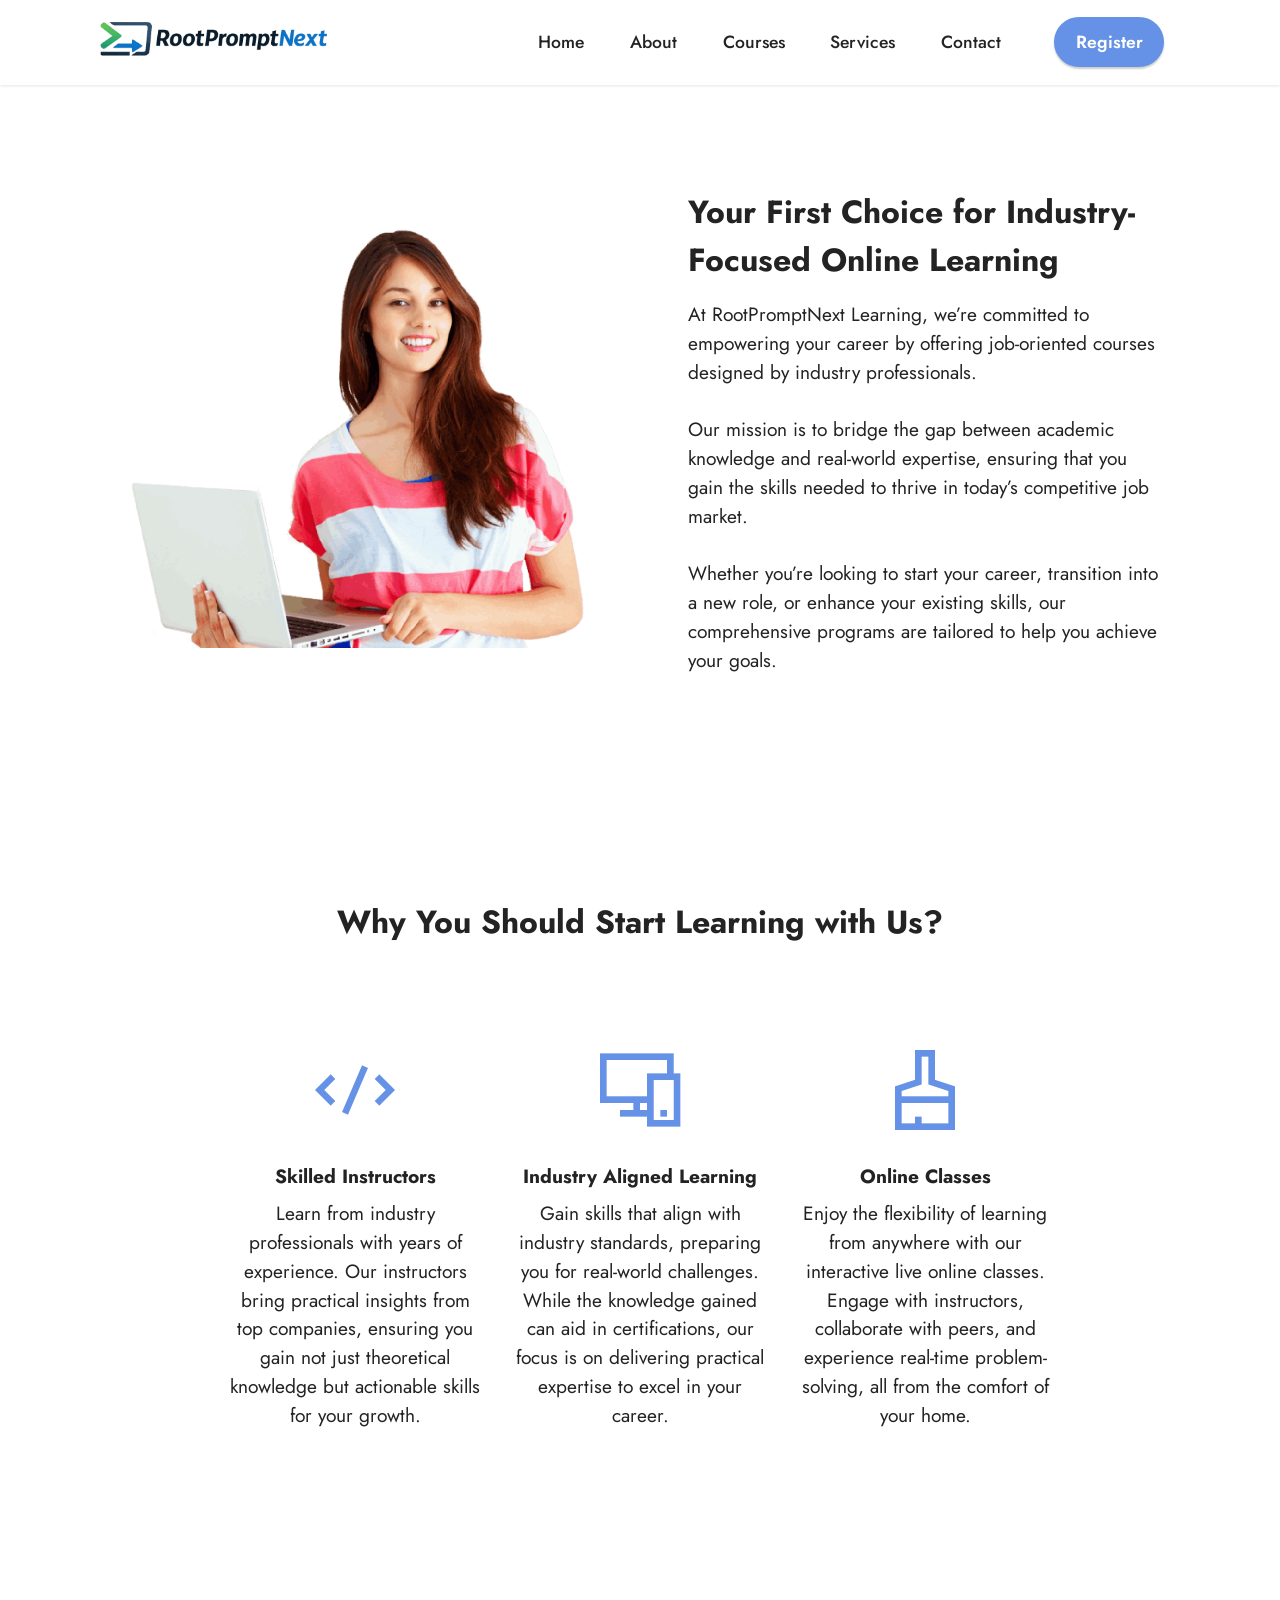
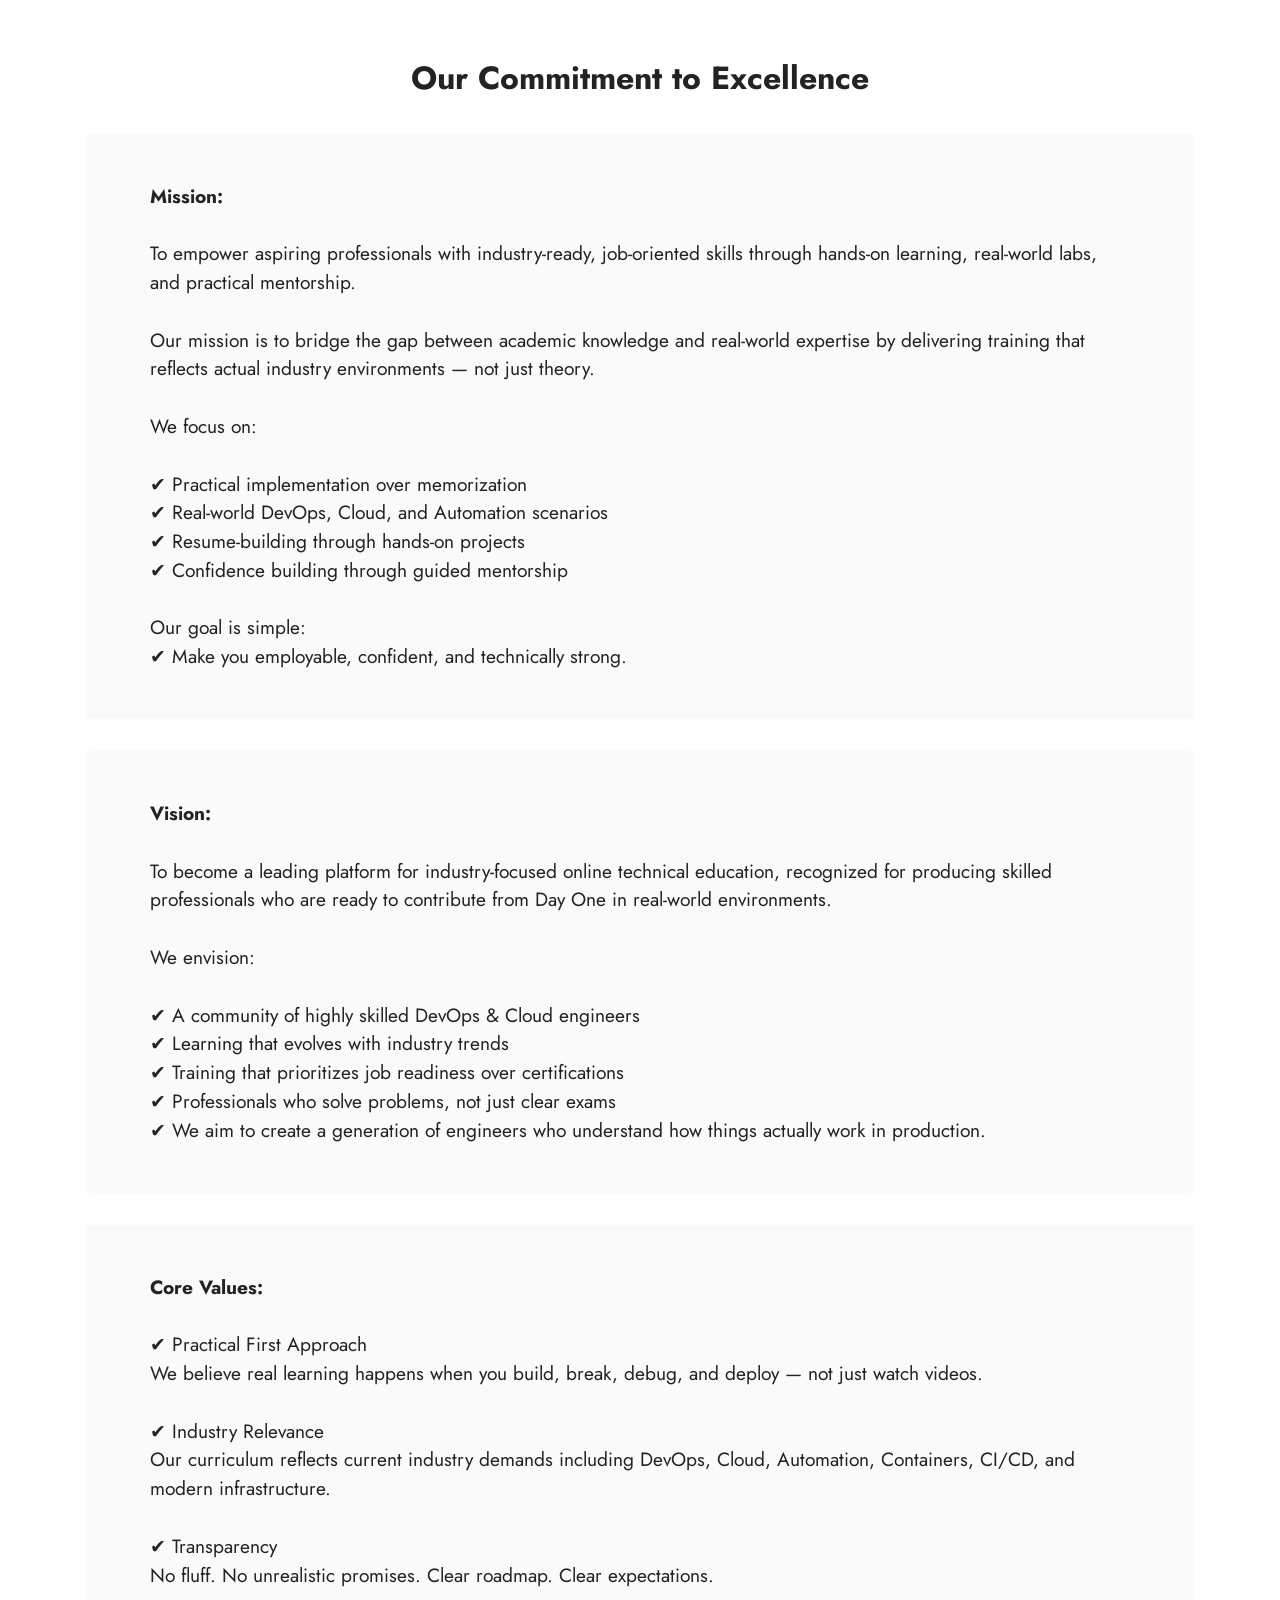
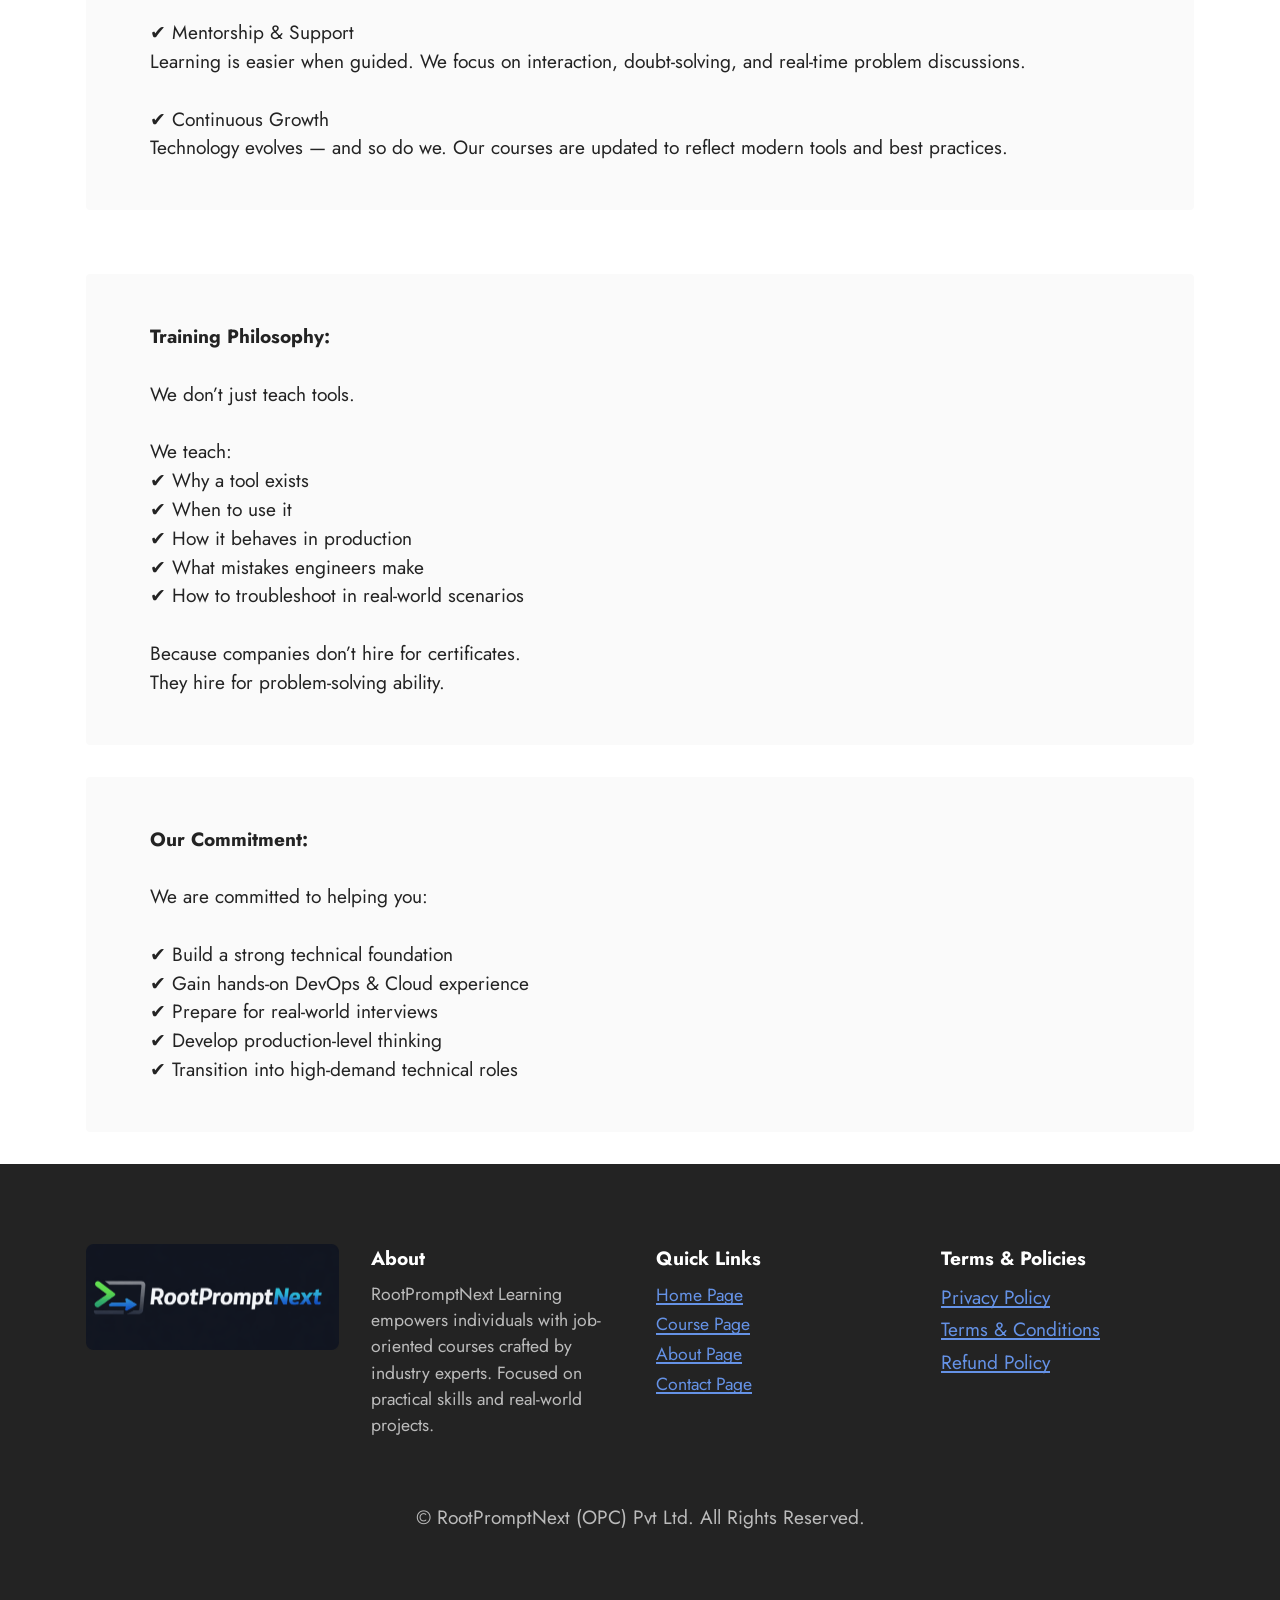
<file: about.html>
<!DOCTYPE html>
<html  >
<head>
  <!-- Site made with Mobirise Website Builder v6.0.6, https://mobirise.com -->
  <meta charset="UTF-8">
  <meta http-equiv="X-UA-Compatible" content="IE=edge">
  <meta name="generator" content="Mobirise v6.0.6, mobirise.com">
  <meta name="viewport" content="width=device-width, initial-scale=1, minimum-scale=1">
  <link rel="shortcut icon" href="assets/images/faviconrpn-62x46.png" type="image/x-icon">
  <meta name="description" content="Learn about RootPromptNext Learning, a platform focused on practical DevOps training. Our courses emphasize hands-on labs, real-world projects, CI/CD, Docker, Kubernetes, DevSecOps, and industry-ready skills to help you build a strong DevOps career.">
  
  
  <title>About | RootPromptNext Learning | DevOps Training with Real-World Labs</title>
  <link rel="stylesheet" href="assets/web/assets/mobirise-icons2/mobirise2.css">
  <link rel="stylesheet" href="assets/bootstrap/css/bootstrap.min.css">
  <link rel="stylesheet" href="assets/bootstrap/css/bootstrap-grid.min.css">
  <link rel="stylesheet" href="assets/bootstrap/css/bootstrap-reboot.min.css">
  <link rel="stylesheet" href="assets/dropdown/css/style.css">
  <link rel="stylesheet" href="assets/socicon/css/styles.css">
  <link rel="stylesheet" href="assets/theme/css/style.css">
  <link rel="preload" href="https://fonts.googleapis.com/css?family=Jost:100,200,300,400,500,600,700,800,900,100i,200i,300i,400i,500i,600i,700i,800i,900i&display=swap" as="style" onload="this.onload=null;this.rel='stylesheet'">
  <noscript><link rel="stylesheet" href="https://fonts.googleapis.com/css?family=Jost:100,200,300,400,500,600,700,800,900,100i,200i,300i,400i,500i,600i,700i,800i,900i&display=swap"></noscript>
  <link rel="preload" as="style" href="assets/mobirise/css/mbr-additional.css?v=IcyhlU"><link rel="stylesheet" href="assets/mobirise/css/mbr-additional.css?v=IcyhlU" type="text/css">

  
  
  
</head>
<body>
  
  <section data-bs-version="5.1" class="menu menu1 cid-vclNN9jb9I" once="menu" id="menu1-7">
    

    <nav class="navbar navbar-dropdown navbar-fixed-top navbar-expand-lg">
        <div class="container">
            <div class="navbar-brand">
                <span class="navbar-logo">
                    <a href="https://learning.rootpromptnext.com/">
                        <img src="assets/images/rpn-transparent2-384x97.png" alt="Mobirise Website Builder" style="height: 4rem;">
                    </a>
                </span>
                <span class="navbar-caption-wrap"><a class="navbar-caption text-black display-7" href="https://mobiri.se"></a></span>
            </div>
            <button class="navbar-toggler" type="button" data-toggle="collapse" data-bs-toggle="collapse" data-target="#navbarSupportedContent" data-bs-target="#navbarSupportedContent" aria-controls="navbarNavAltMarkup" aria-expanded="false" aria-label="Toggle navigation">
                <div class="hamburger">
                    <span></span>
                    <span></span>
                    <span></span>
                    <span></span>
                </div>
            </button>
            <div class="collapse navbar-collapse" id="navbarSupportedContent">
    <ul class="navbar-nav nav-dropdown" data-app-modern-menu="true">

        <li class="nav-item">
            <a class="nav-link link text-black text-primary display-4" href="index.html">Home</a>
        </li>

        <li class="nav-item">
            <a class="nav-link link text-black text-primary display-4" href="about.html">About</a>
        </li>

        <li class="nav-item">
            <a class="nav-link link text-black text-primary display-4" href="course.html">Courses</a>
        </li>

        <li class="nav-item">
            <a class="nav-link link text-black text-primary display-4" href="services.html">Services</a>
        </li>

        <li class="nav-item">
            <a class="nav-link link text-black text-primary display-4" href="contact.html">Contact</a>
        </li>

    </ul>
                
                <div class="navbar-buttons mbr-section-btn"><a class="btn btn-primary display-4" href="contact.html#form7-2e">Register</a></div>
            </div>
        </div>
    </nav>
</section>

<section data-bs-version="5.1" class="image1 cid-vcCwSLPr62" id="image1-m">
    

    
    

    <div class="container">
        <div class="row align-items-center">
            <div class="col-12 col-lg-6">
                <div class="image-wrapper">
                    <img src="assets/images/course1-678x557.png" alt="course">
                    <p class="mbr-description mbr-fonts-style pt-2 align-center display-4"></p>
                </div>
            </div>
            <div class="col-12 col-lg">
                <div class="text-wrapper">
                    <h3 class="mbr-section-title mbr-fonts-style mb-3 display-5"><strong>Your First Choice for Industry-Focused Online Learning</strong></h3>
                    <p class="mbr-text mbr-fonts-style display-7">
                        At RootPromptNext Learning, we’re committed to empowering your career by offering job-oriented courses designed by industry professionals. <br><br>Our mission is to bridge the gap between academic knowledge and real-world expertise, ensuring that you gain the skills needed to thrive in today’s competitive job market. <br><br>Whether you’re looking to start your career, transition into a new role, or enhance your existing skills, our comprehensive programs are tailored to help you achieve your goals.</p>
                </div>
            </div>
        </div>
    </div>
</section>

<section data-bs-version="5.1" class="features25 cid-vcCzXqnHoH" id="features1-n">
    

    
    
    <div class="container">
        <div class="row mb-5">
            <div class="col-12">
                <h3 class="mbr-section-title mbr-fonts-style align-center mb-2 display-5"><strong>Why You Should Start Learning with Us?</strong><br><br></h3>
                
            </div>
        </div>
        <div class="row">
            <div class="item features-without-image mb-5 col-12 col-md-3">
                <div class="item-wrapper align-center">
                    <div class="iconfont-wrapper">
                        <span class="mbr-iconfont mobi-mbri-code mobi-mbri"></span>
                    </div>
                    <h5 class="card-title mbr-fonts-style display-7"><strong>Skilled Instructors</strong></h5>
                    <p class="card-text mbr-fonts-style mb-0 display-7">Learn from industry professionals with years of experience. Our instructors bring practical insights from top companies, ensuring you gain not just theoretical knowledge but actionable skills for your growth.</p>
                </div>
            </div>
            <div class="item features-without-image mb-5 col-12 col-md-3">
                <div class="item-wrapper align-center">
                    <div class="iconfont-wrapper">
                        <span class="mbr-iconfont mobi-mbri-responsive-2 mobi-mbri"></span>
                    </div>
                    <h5 class="card-title mbr-fonts-style display-7"><strong>Industry Aligned Learning</strong></h5>
                    <p class="card-text mbr-fonts-style mb-0 display-7">Gain skills that align with industry standards, preparing you for real-world challenges. While the knowledge gained can aid in certifications, our focus is on delivering practical expertise to excel in your career.</p>
                </div>
            </div>
            <div class="item features-without-image mb-5 col-12 col-md-3">
                <div class="item-wrapper align-center">
                    <div class="card-box">
                        <div class="iconfont-wrapper">
                            <span class="mbr-iconfont mobi-mbri-website-theme-2 mobi-mbri"></span>
                        </div>
                        <h5 class="card-title mbr-fonts-style display-7"><strong>Online Classes</strong></h5>
                        <p class="card-text mbr-fonts-style mb-0 display-7">Enjoy the flexibility of learning from anywhere with our interactive live online classes. Engage with instructors, collaborate with peers, and experience real-time problem-solving, all from the comfort of your home.</p>
                    </div>
                </div>
            </div>
        </div>
    </div>
</section>

<section data-bs-version="5.1" class="features10 cid-vcCW6SpoE9" id="features10-14">
    <!---->
    

    
    
    <div class="container">
        <div class="mbr-section-head">
            <h3 class="mbr-section-title mbr-fonts-style mb-0 display-5"><strong>Our Commitment to Excellence</strong></h3>
            
        </div>
        <div class="row mt-4">
            <div class="item features-without-image col-12">
                <div class="item-wrapper">
                    
                    <div class="bottom-line">
                        <p class="mbr-text mbr-fonts-style display-7"><strong>Mission:<br></strong><br>To empower aspiring professionals with industry-ready, job-oriented skills through hands-on learning, real-world labs, and practical mentorship.<br><br>Our mission is to bridge the gap between academic knowledge and real-world expertise by delivering training that reflects actual industry environments — not just theory.<br><br>We focus on:<br><br>✔ Practical implementation over memorization<br>✔ Real-world DevOps, Cloud, and Automation scenarios<br>✔ Resume-building through hands-on projects<br>✔ Confidence building through guided mentorship<br><br>Our goal is simple:<br>✔ Make you employable, confident, and technically strong.</p>
                    </div>
                </div>
            </div>
            <div class="item features-without-image col-12">
                <div class="item-wrapper">
                    
                    <div class="bottom-line">
                        <p class="mbr-text mbr-fonts-style display-7"><strong>Vision:<br></strong><br>To become a leading platform for industry-focused online technical education, recognized for producing skilled professionals who are ready to contribute from Day One in real-world environments.<br><br>We envision:<br><br>✔ A community of highly skilled DevOps &amp; Cloud engineers<br>✔ Learning that evolves with industry trends<br>✔ Training that prioritizes job readiness over certifications<br>✔ Professionals who solve problems, not just clear exams<br>✔ We aim to create a generation of engineers who understand how things actually work in production.</p>
                    </div>
                </div>
            </div>
            <div class="item features-without-image col-12">
                <div class="item-wrapper">
                    
                    <div class="bottom-line">
                        <p class="mbr-text mbr-fonts-style display-7"><strong>Core Values:<br></strong><br>✔ Practical First Approach<br>We believe real learning happens when you build, break, debug, and deploy — not just watch videos.<br><br>✔ Industry Relevance<br>Our curriculum reflects current industry demands including DevOps, Cloud, Automation, Containers, CI/CD, and modern infrastructure.<br><br>✔ Transparency<br>No fluff. No unrealistic promises. Clear roadmap. Clear expectations.<br><br>✔ Mentorship &amp; Support<br>Learning is easier when guided. We focus on interaction, doubt-solving, and real-time problem discussions.<br><br>✔ Continuous Growth<br>Technology evolves — and so do we. Our courses are updated to reflect modern tools and best practices.</p>
                    </div>
                </div>
            </div>
        </div>
    </div>
</section>

<section data-bs-version="5.1" class="features10 cid-vcCXMrCkcm" id="features10-15">
    <!---->
    

    
    
    <div class="container">
        
        <div class="row mt-4">
            <div class="item features-without-image col-12">
                <div class="item-wrapper">
                    
                    <div class="bottom-line">
                        <p class="mbr-text mbr-fonts-style display-7"><strong>Training Philosophy:</strong><br><br>We don’t just teach tools.<br><br>We teach:<br>✔ Why a tool exists<br>✔ When to use it<br>✔ How it behaves in production<br>✔ What mistakes engineers make<br>✔ How to troubleshoot in real-world scenarios<br><br>Because companies don’t hire for certificates.<br>They hire for problem-solving ability.<br></p>
                    </div>
                </div>
            </div>
            
            <div class="item features-without-image col-12">
                <div class="item-wrapper">
                    
                    <div class="bottom-line">
                        <p class="mbr-text mbr-fonts-style display-7"><strong>Our Commitment:<br></strong><br>We are committed to helping you:<br><br>✔ Build a strong technical foundation<br>✔ Gain hands-on DevOps &amp; Cloud experience<br>✔ Prepare for real-world interviews<br>✔ Develop production-level thinking<br>✔ Transition into high-demand technical roles<br></p>
                    </div>
                </div>
            </div>
        </div>
    </div>
</section>

<section data-bs-version="5.1" class="footer4 cid-vcDwDlw5gh" once="footers" id="footer4-1t">

    

    
    
    <div class="container">
        <div class="row mbr-white">
            <div class="col-6 col-lg-3">
                <div class="media-wrap col-md-12 col-12">
                    <a href="https://learning.rootpromptnext.com/">
                        <img src="assets/images/rpnlogo-506x213.png" alt="Mobirise Website Builder">
                    </a>
                </div>
            </div>
            <div class="col-12 col-md-6 col-lg-3">
                <h5 class="mbr-section-subtitle mbr-fonts-style mb-2 display-7">
                    <strong>About</strong>
                </h5>
                <p class="mbr-text mbr-fonts-style mb-4 display-4">
                    RootPromptNext Learning empowers individuals with job-oriented courses crafted by industry experts. Focused on practical skills and real-world projects.</p>
                
                
            </div>
            <div class="col-12 col-md-6 col-lg-3">
                <h5 class="mbr-section-subtitle mbr-fonts-style mb-2 display-7">
                    <strong>Quick Links</strong></h5>
                <ul class="list mbr-fonts-style display-4">
                    <li class="mbr-text item-wrap"><a href="index.html" class="text-primary">Home Page</a></li>
                    <li class="mbr-text item-wrap"><a href="course.html" class="text-primary">Course Page</a></li>
                    <li class="mbr-text item-wrap"><a href="about.html" class="text-primary">About Page</a></li>
                    <li class="mbr-text item-wrap"><a href="contact.html" class="text-primary">Contact Page</a></li>
                </ul>
            </div>
            <div class="col-12 col-md-6 col-lg-3">
                <h5 class="mbr-section-subtitle mbr-fonts-style mb-2 display-7"><strong>Terms &amp; Policies</strong></h5>
                <ul class="list mbr-fonts-style display-7">
                    <li class="mbr-text item-wrap"><a href="privacy-policy.html" class="text-primary">Privacy Policy</a></li>
                    <li class="mbr-text item-wrap"><a href="terms.html" class="text-primary">Terms &amp; Conditions</a></li>
                    <li class="mbr-text item-wrap"><a href="refund-policy.html" class="text-primary">Refund Policy</a></li>
                    <li class="mbr-text item-wrap"><br></li>
                </ul>
            </div>
            <div class="col-12 mt-4">
                <p class="mbr-text mb-0 mbr-fonts-style copyright align-center display-7">© RootPromptNext (OPC) Pvt Ltd. All Rights Reserved.</p>
            </div>
        </div>
    </div>
</section>
<!-- section class="display-7" style="padding: 0;align-items: center;justify-content: center;flex-wrap: wrap;    align-content: center;display: flex;position: relative;height: 4rem;"><a href="https://mobiri.se/1328554" style="flex: 1 1;height: 4rem;position: absolute;width: 100%;z-index: 1;"><img alt="" style="height: 4rem;" src="[data-uri]"></a><p style="margin: 0;text-align: center;" class="display-7">&#8204;</p><a style="z-index:1" href="https://mobirise.com/builder/ai-website-maker.html">Best AI Website Maker</a></section><script src="assets/bootstrap/js/bootstrap.bundle.min.js"></script>  <script src="assets/smoothscroll/smooth-scroll.js"></script>  <script src="assets/ytplayer/index.js"></script>  <script src="assets/dropdown/js/navbar-dropdown.js"></script>  <script src="assets/theme/js/script.js"></script -->  
<!--
<section class="display-7" style="padding: 0;align-items: center;justify-content: center;flex-wrap: wrap;align-content: center;display: flex;position: relative;height: 4rem;">
<a href="https://mobiri.se/1328554" style="flex: 1 1;height: 4rem;position: absolute;width: 100%;z-index: 1;">
<img alt="" style="height: 4rem;" src="[data-uri]">
</a>
<p style="margin: 0;text-align: center;" class="display-7">&#8204;</p>
<a style="z-index:1" href="https://mobirise.com/builder/ai-website-builder.html">Free AI Website Software</a>
</section>
-->

<script src="assets/bootstrap/js/bootstrap.bundle.min.js"></script>
<script src="assets/smoothscroll/smooth-scroll.js"></script>
<script src="assets/ytplayer/index.js"></script>
<script src="assets/dropdown/js/navbar-dropdown.js"></script>
<script src="assets/mbr-switch-arrow/mbr-switch-arrow.js"></script>
<script src="assets/theme/js/script.js"></script>
  
</body>
</html>
</file>
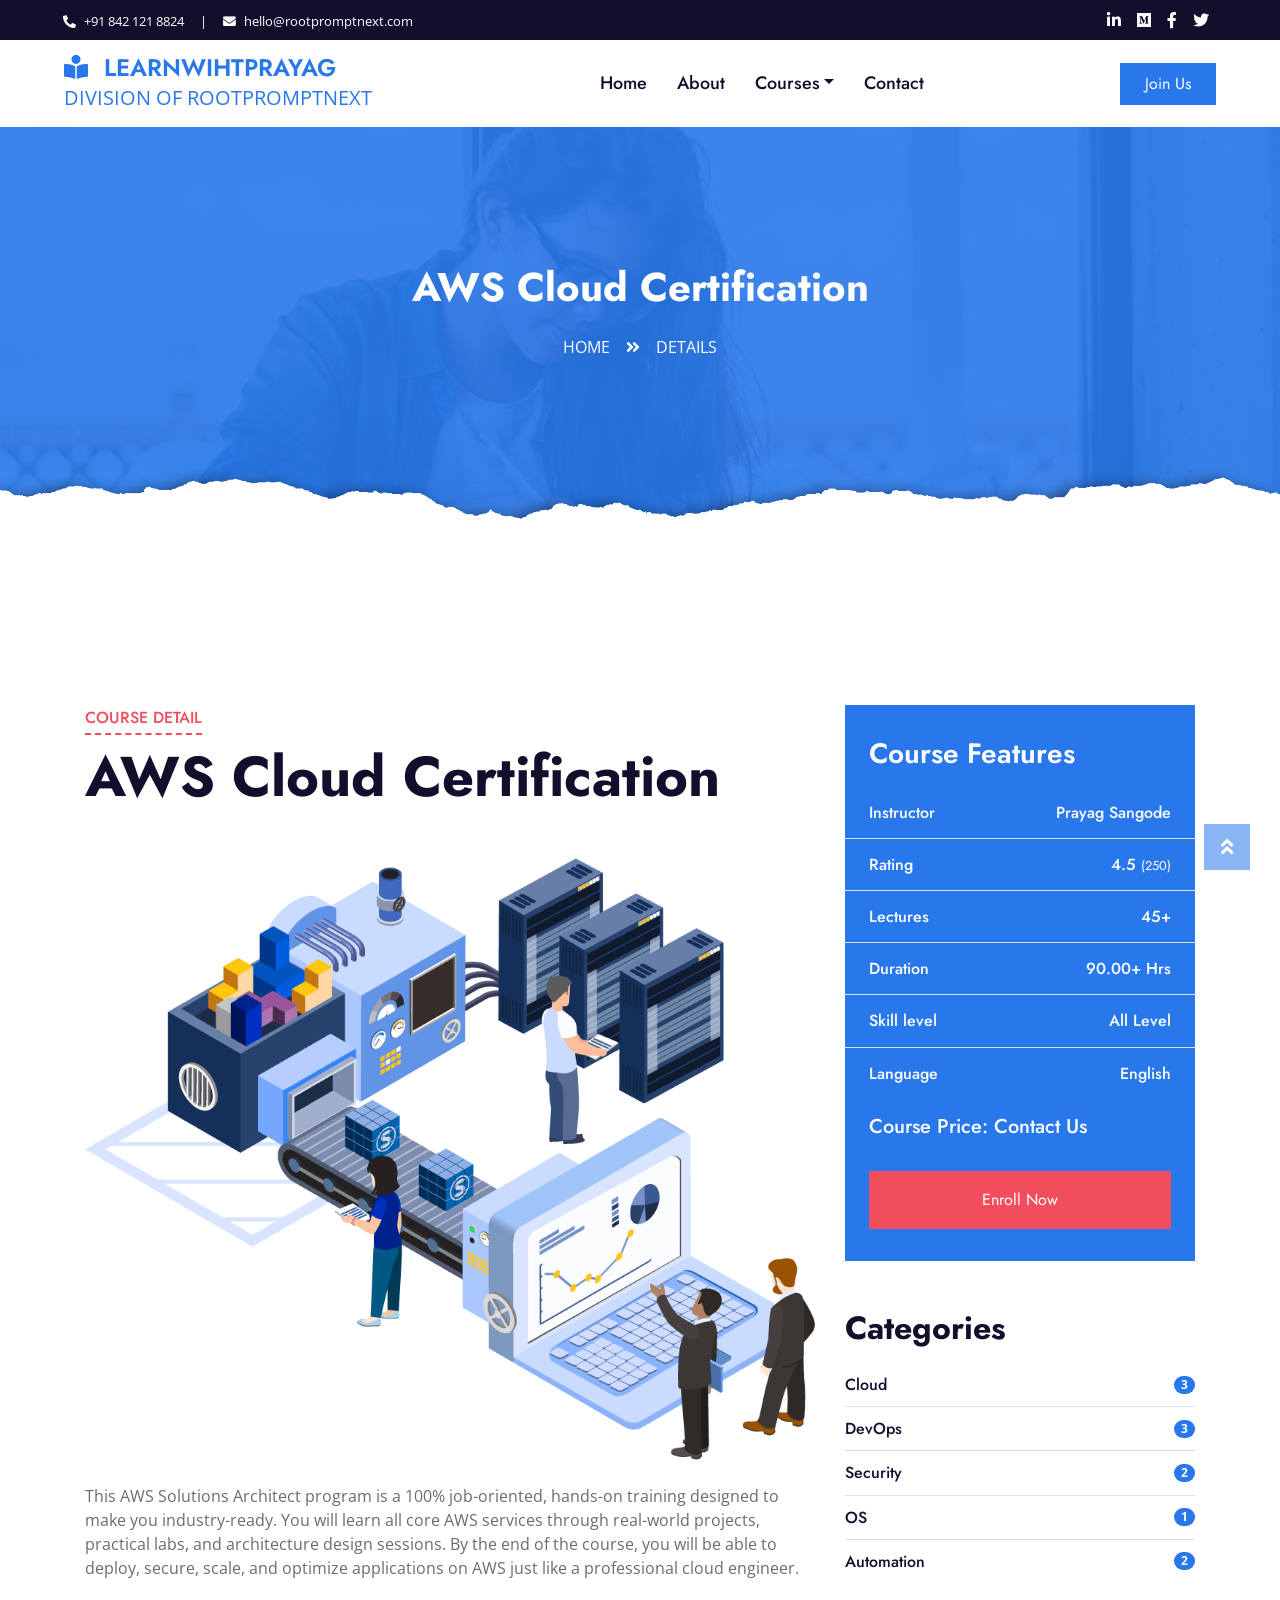
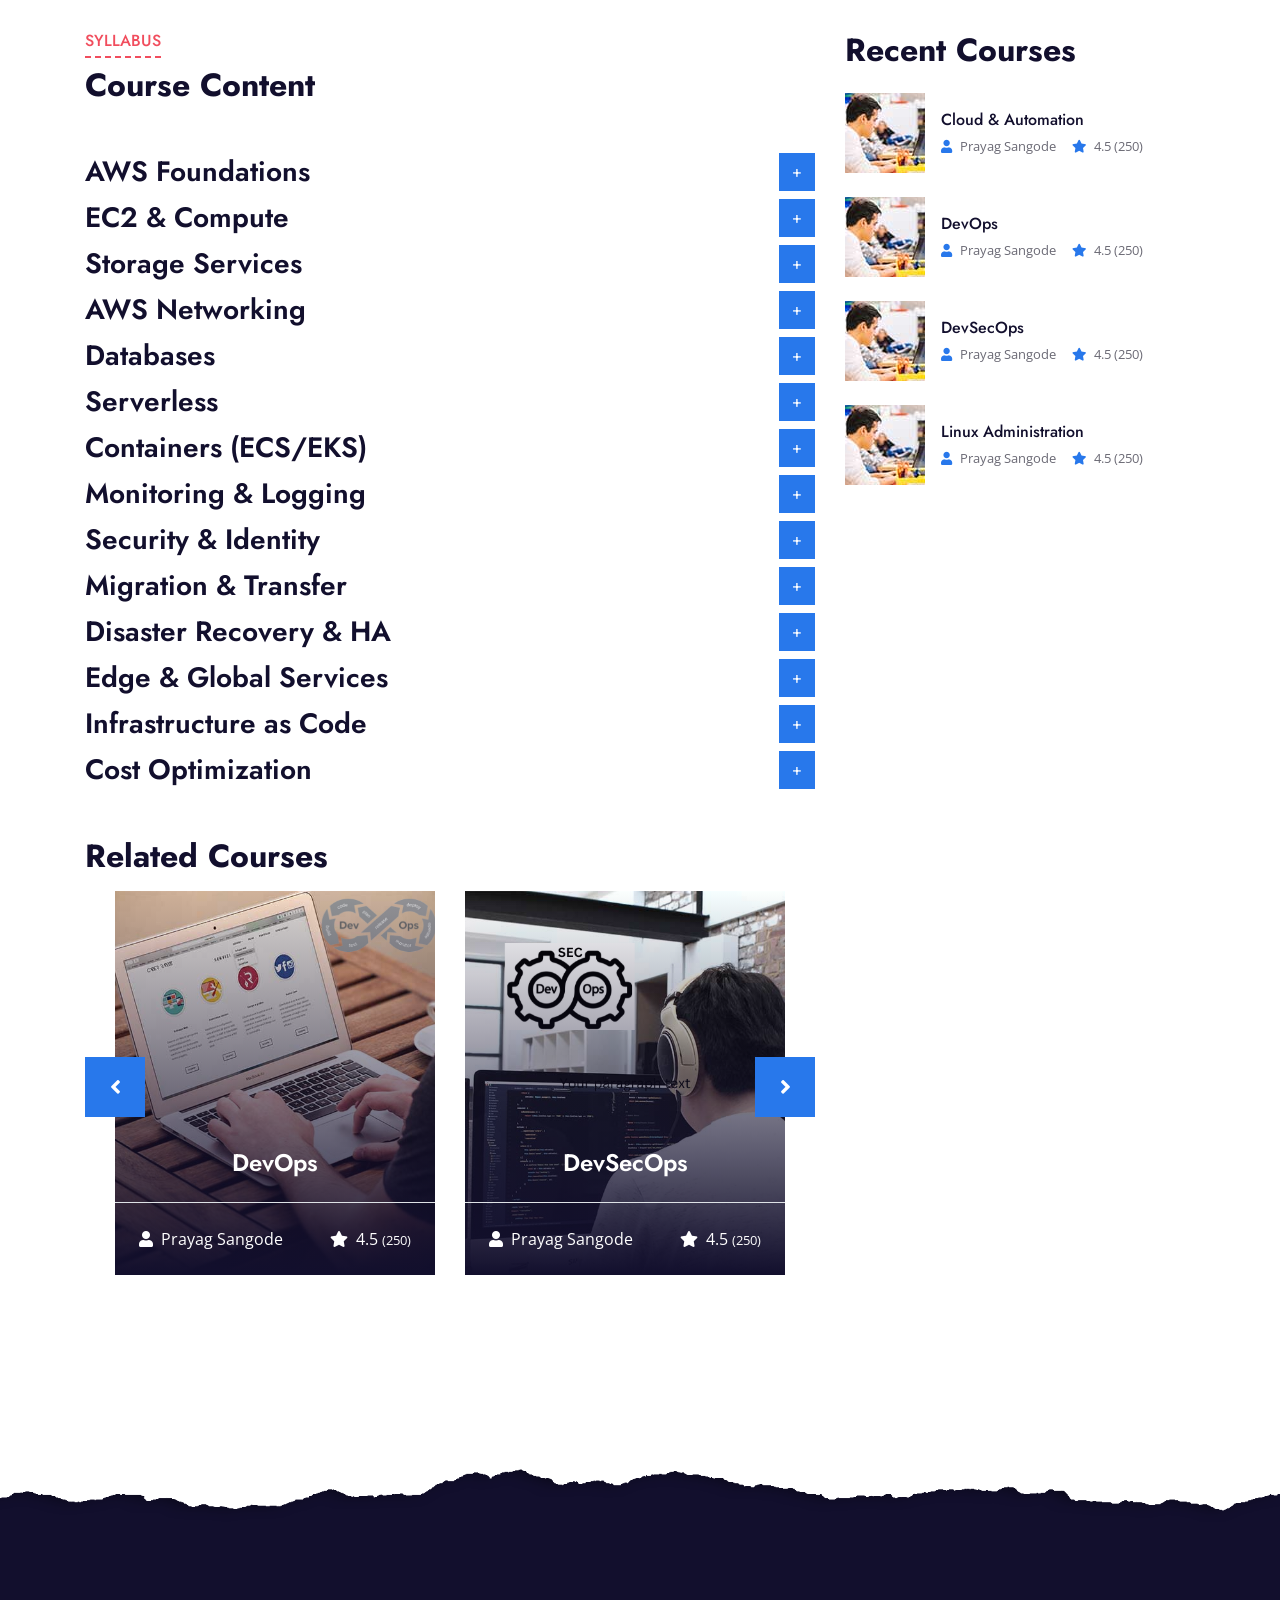
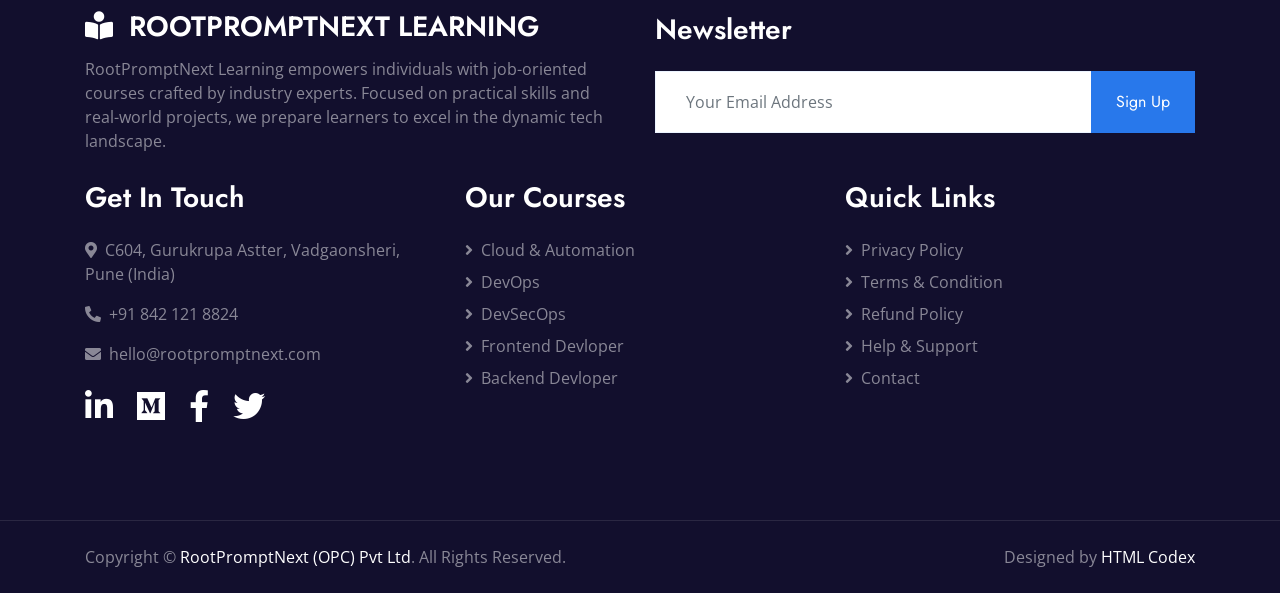
<file: cloud.html>
<!DOCTYPE html>
<html lang="en">

<head>
    <meta charset="utf-8">
    <title>RootPromptNext | Learning</title>
    <meta content="width=device-width, initial-scale=1.0" name="viewport">
    <meta content="Free HTML Templates" name="keywords">
    <meta content="Free HTML Templates" name="description">

    <!-- Favicon -->
    <link href="img/favicon.ico" rel="icon">

    <!-- Google Web Fonts -->
    <link rel="preconnect" href="https://fonts.gstatic.com">
    <link href="https://fonts.googleapis.com/css2?family=Jost:wght@500;600;700&family=Open+Sans:wght@400;600&display=swap" rel="stylesheet"> 

    <!-- Font Awesome -->
    <link href="https://cdnjs.cloudflare.com/ajax/libs/font-awesome/5.10.0/css/all.min.css" rel="stylesheet">

    <!-- Libraries Stylesheet -->
    <link href="lib/owlcarousel/assets/owl.carousel.min.css" rel="stylesheet">

    <!-- Customized Bootstrap Stylesheet -->
    <link href="css/style.css" rel="stylesheet">
    
    
        <!-- Bootstrap CSS -->
        <!-- 
        <link href="https://cdn.jsdelivr.net/npm/bootstrap@5.3.0/dist/css/bootstrap.min.css" rel="stylesheet">
        <style>
            table {
                width: 100%;
                border-collapse: collapse;
                margin-bottom: 20px;
            }
            table, th, td {
                border: 1px solid #ddd;
            }
            th, td {
                padding: 10px;
                text-align: left;
            }
            .syllabus-item {
                margin-bottom: 20px;
            }
            .collapse .table-container {
                margin-top: 15px;
            }
        </style>
    -->
</head>

<body>
    <!-- Topbar Start -->
    <div class="container-fluid bg-dark">
        <div class="row py-2 px-lg-5">
            <div class="col-lg-6 text-center text-lg-left mb-2 mb-lg-0">
                <div class="d-inline-flex align-items-center text-white">
                    <small><i class="fa fa-phone-alt mr-2"></i>+91 842 121 8824</small>
                    <small class="px-3">|</small>
                    <small><i class="fa fa-envelope mr-2"></i>hello@rootpromptnext.com</small>
                </div>
            </div>
            <div class="col-lg-6 text-center text-lg-right">
                <div class="d-inline-flex align-items-center">
                    <a class="text-white px-2" href="https://in.linkedin.com/in/prayag-sangode-41737318">
                        <i class="fab fa-linkedin-in"></i>
                    </a>
                    <a class="text-white px-2" href="https://medium.com/@prayag-sangode">
                        <i class="fab fa-medium"></i>
                    </a>
                    <a class="text-white px-2" href="https://www.facebook.com/people/LearnwithPrayag/61558592480852/">
                        <i class="fab fa-facebook-f"></i>
                    </a>
                    <a class="text-white px-2" href="https://x.com/prayagsangode">
                        <i class="fab fa-twitter"></i>
                    </a>
                </div>
            </div>
        </div>
    </div>
    <!-- Topbar End -->


    <!-- Navbar Start -->
    <div class="container-fluid p-0">
        <nav class="navbar navbar-expand-lg bg-white navbar-light py-3 py-lg-0 px-lg-5">
            <a href="index.html" class="navbar-brand ml-lg-3">
                <h4 class="m-0 text-uppercase text-primary"><i class="fa fa-book-reader mr-3"></i>learnWihtPrayag</h4>
                <p class="m-0 text-uppercase text-primary"><i class=""></i>Division of RootPromptNext</p>
            </a>
            <button type="button" class="navbar-toggler" data-toggle="collapse" data-target="#navbarCollapse">
                <span class="navbar-toggler-icon"></span>
            </button>
            <div class="collapse navbar-collapse justify-content-between px-lg-3" id="navbarCollapse">
                <div class="navbar-nav mx-auto py-0">
                    <a href="index.html" class="nav-item nav-link">Home</a>
                    <a href="about.html" class="nav-item nav-link">About</a>
                    <!-- a href="course.html" class="nav-item nav-link">Courses</a -->
                    <div class="nav-item dropdown">
                        <a href="course.html" class="nav-link dropdown-toggle" data-toggle="dropdown">Courses</a>
                        <div class="dropdown-menu m-0">
                            <a href="cloud.html" class="dropdown-item">AWS Cloud </a>
                            <a href="devops.html" class="dropdown-item">AWS DevOps</a>
                        </div>
                    </div>   
                    <!--
                    <div class="nav-item dropdown">
                        <a href="#" class="nav-link dropdown-toggle" data-toggle="dropdown">Pages</a>
                        <div class="dropdown-menu m-0">
                            <a href="detail.html" class="dropdown-item">Course Detail</a>
                            <a href="feature.html" class="dropdown-item">Our Features</a>
                            <a href="team.html" class="dropdown-item">Instructors</a>
                            <a href="testimonial.html" class="dropdown-item">Testimonial</a>
                        </div>
                    </div>
                    -->
                    <a href="contact.html" class="nav-item nav-link">Contact</a>
                </div>
                <a href="https://wa.me/918421218824" class="btn btn-primary py-2 px-4 d-none d-lg-block" target="_blank">Join Us </a>
                <!-- a href="" class="btn btn-primary py-2 px-4 d-none d-lg-block">Join Us</a -->
            </div>
        </nav>
    </div>
    <!-- Navbar End -->


    <!-- Header Start -->
    <div class="jumbotron jumbotron-fluid page-header position-relative overlay-bottom" style="margin-bottom: 90px;">
        <div class="container text-center py-5">
            <h1 class="text-white mt-4 mb-4">AWS Cloud Certification</h1>
            <!-- h1 class="text-white display-1">Cloud & Automation Course</h1 -->
            <div class="d-inline-flex text-white mb-5">
                <p class="m-0 text-uppercase"><a class="text-white" href="index.html">Home</a></p>
                <i class="fa fa-angle-double-right pt-1 px-3"></i>
                <p class="m-0 text-uppercase">Details</p>
            </div>
         <!--   
            <div class="mx-auto mb-5" style="width: 100%; max-width: 600px;">
                <div class="input-group">
                    <div class="input-group-prepend">
                        <button class="btn btn-outline-light bg-white text-body px-4 dropdown-toggle" type="button" data-toggle="dropdown"
                            aria-haspopup="true" aria-expanded="false">Courses</button>
                        <div class="dropdown-menu">
                            <a class="dropdown-item" href="#">Courses 1</a>
                            <a class="dropdown-item" href="#">Courses 2</a>
                            <a class="dropdown-item" href="#">Courses 3</a>
                        </div>
                    </div>
                    <input type="text" class="form-control border-light" style="padding: 30px 25px;" placeholder="Keyword">
                    <div class="input-group-append">
                        <button class="btn btn-secondary px-4 px-lg-5">Search</button>
                    </div>
                </div>
            </div>
        -->
        </div>
    </div>
    <!-- Header End -->


    <!-- Detail Start -->
    <div class="container-fluid py-5">
        <div class="container py-5">
            <div class="row">
                <div class="col-lg-8">
                    <div class="mb-5">
                        <div class="section-title position-relative mb-5">
                            <h6 class="d-inline-block position-relative text-secondary text-uppercase pb-2">Course Detail</h6>
                            <h1 class="display-4">AWS Cloud Certification</h1>
                        </div>
                        <img class="img-fluid rounded w-100 mb-4" src="img/header.png" alt="Image">
                        <p> This AWS Solutions Architect program is a 100% job-oriented, hands-on training designed to make you industry-ready. 
                            You will learn all core AWS services through real-world projects, practical labs, and architecture design sessions.
                            By the end of the course, you will be able to deploy, secure, scale, and optimize applications on AWS 
                            just like a professional cloud engineer.                         
                        </p>
                    </div>
                    
                    <!-- Syllabus Section Start -->
                    <div class="mb-5">
                        <div class="section-title position-relative mb-5">
                            <h6 class="d-inline-block position-relative text-secondary text-uppercase pb-2">Syllabus</h6>
                            <h2 class="mb-3">Course Content</h2>
                        </div>

                        <!-- Curriculum Accordion Start -->
                        <div id="Curriculum-accordian">
                    <!-- Panel 1: AWS Foundations -->
                    <div class="panel panel-default clp-section_accord_bx">
                        <div class="panel-heading accordion-toggle collapsed" data-toggle="collapse" data-target="#module1" aria-expanded="false">
                            <h3 class="panel-title d-flex justify-content-between align-items-center">
                                <span>AWS Foundations</span>
                                <button class="btn btn-primary toggle-btn">+</button>
                            </h3>
                        </div>
                        <div id="module1" class="panel-collapse collapse" aria-expanded="false" data-parent="#Curriculum-accordian">
                            <div class="panel-body">
                                <ul>
                                    <li><b>AWS Global Infrastructure</b></li>
                                    <li><b>Regions, AZs, Edge Locations</b></li>
                                    <li><b>Shared Responsibility Model</b></li>
                                    <li><b>Free-Tier & Pricing Basics</b></li>
                                    <li><b>IAM Users, Groups, Roles</b></li>
                                    <li><b>IAM Policies & Permission Boundaries</b></li>
                                    <li><b>IAM Best Practices</b></li>
                                    <li><b>AWS Well-Architected Framework</b></li>
                                </ul>
                            </div>
                        </div>
                    </div>

                    
                        <!-- Panel 2: EC2 & Compute -->
                        <div class="panel panel-default clp-section_accord_bx">
                            <div class="panel-heading accordion-toggle collapsed" data-toggle="collapse" data-target="#module2" aria-expanded="false">
                                <h3 class="panel-title d-flex justify-content-between align-items-center">
                                    <span>EC2 & Compute</span>
                                    <button class="btn btn-primary toggle-btn">+</button>
                                </h3>
                            </div>
                            <div id="module2" class="panel-collapse collapse" aria-expanded="false" data-parent="#Curriculum-accordian">
                                <div class="panel-body">
                                    <ul>
                                        <li>EC2 types, AMIs, purchase options</li>
                                        <li>EBS, Instance Store</li>
                                        <li>Auto Scaling Groups</li>
                                        <li>Launch Templates</li>
                                        <li>Load Balancers: ALB, NLB</li>
                                        <li>High Availability & Fault Tolerance</li>
                                    </ul>
                                </div>
                            </div>
                        </div>

                        <!-- Panel 3: Storage Services -->
                        <div class="panel panel-default clp-section_accord_bx">
                            <div class="panel-heading accordion-toggle collapsed" data-toggle="collapse" data-target="#module3" aria-expanded="false">
                                <h3 class="panel-title d-flex justify-content-between align-items-center">
                                    <span>Storage Services</span>
                                    <button class="btn btn-primary toggle-btn">+</button>
                                </h3>
                            </div>
                            <div id="module3" class="panel-collapse collapse" aria-expanded="false" data-parent="#Curriculum-accordian">
                                <div class="panel-body">
                                    <ul>
                                        <li>S3 Classes, Lifecycle, Encryption</li>
                                        <li>Versioning, Replication</li>
                                        <li>EBS Volume Types</li>
                                        <li>EFS GP & Max I/O</li>
                                        <li>Glacier / Deep Archive</li>
                                        <li>S3 Transfer Acceleration</li>
                                    </ul>
                                </div>
                            </div>
                        </div>

                        <!-- Panel 4: VPC & Networking-->
                        <div class="panel panel-default clp-section_accord_bx">
                            <div class="panel-heading accordion-toggle collapsed" data-toggle="collapse" data-target="#module4" aria-expanded="false">
                                <h3 class="panel-title d-flex justify-content-between align-items-center">
                                    <span>AWS Networking</span>
                                    <button class="btn btn-primary toggle-btn">+</button>
                                </h3>
                            </div>
                            <div id="module4" class="panel-collapse collapse" aria-expanded="false" data-parent="#Curriculum-accordian">
                                <div class="panel-body">
                                    <ul>
                                        <li>VPC, Subnets, Route Tables</li>
                                        <li>Internet & NAT Gateways</li>
                                        <li>Security Groups vs NACLs</li>
                                        <li>VPC Peering, Transit Gateway</li>
                                        <li>VPC Endpoints</li>
                                        <li>Hybrid Networking (VPN, Direct Connect)</li>
                                    </ul>
                                </div>
                            </div>
                        </div>

                        <!-- Panel 5: Databases -->
                        <div class="panel panel-default clp-section_accord_bx">
                            <div class="panel-heading accordion-toggle collapsed" data-toggle="collapse" data-target="#module5" aria-expanded="false">
                                <h3 class="panel-title d-flex justify-content-between align-items-center">
                                    <span>Databases</span>
                                    <button class="btn btn-primary toggle-btn">+</button>
                                </h3>
                            </div>
                            <div id="module5" class="panel-collapse collapse" aria-expanded="false" data-parent="#Curriculum-accordian">
                                <div class="panel-body">
                                    <ul>
                                        <li>RDS Engines</li>
                                        <li>Multi-AZ, Read Replicas</li>
                                        <li>Backups, Snapshots</li>
                                        <li>DynamoDB LSI, GSI, Streams</li>
                                        <li>ElastiCache (Redis/Memcached)</li>
                                        <li>Aurora Cluster Architecture</li>
                                    </ul>
                                </div>
                            </div>
                        </div>

                        <!-- Panel 6: Serverless -->
                        <div class="panel panel-default clp-section_accord_bx">
                            <div class="panel-heading accordion-toggle collapsed" data-toggle="collapse" data-target="#module6" aria-expanded="false">
                                <h3 class="panel-title d-flex justify-content-between align-items-center">
                                    <span>Serverless</span>
                                    <button class="btn btn-primary toggle-btn">+</button>
                                </h3>
                            </div>
                            <div id="module6" class="panel-collapse collapse" aria-expanded="false" data-parent="#Curriculum-accordian">
                                <div class="panel-body">
                                    <ul>
                                        <li>Lambda</li>
                                        <li>API Gateway</li>
                                        <li>EventBridge / CloudWatch Events</li>
                                        <li>Step Functions</li>
                                        <li>SQS / SNS Integrations</li>
                                    </ul>
                                </div>
                            </div>
                        </div>

                        <!-- Panel 7: Containers (ECS/EKS) -->
                        <div class="panel panel-default clp-section_accord_bx">
                            <div class="panel-heading accordion-toggle collapsed" data-toggle="collapse" data-target="#module7" aria-expanded="false">
                                <h3 class="panel-title d-flex justify-content-between align-items-center">
                                    <span>Containers (ECS/EKS)</span>
                                    <button class="btn btn-primary toggle-btn">+</button>
                                </h3>
                            </div>
                            <div id="module7" class="panel-collapse collapse" aria-expanded="false" data-parent="#Curriculum-accordian">
                                <div class="panel-body">
                                    <ul>
                                        <li>ECS (EC2 vs Fargate)</li>
                                        <li>Task Definitions</li>
                                        <li>EKS Basics</li>
                                        <li>IAM Roles for Tasks</li>
                                    </ul>
                                </div>
                            </div>
                        </div>

                        <!-- Panel 8: Monitoring & Logging -->
                        <div class="panel panel-default clp-section_accord_bx">
                            <div class="panel-heading accordion-toggle collapsed" data-toggle="collapse" data-target="#module8" aria-expanded="false">
                                <h3 class="panel-title d-flex justify-content-between align-items-center">
                                    <span>Monitoring & Logging</span>
                                    <button class="btn btn-primary toggle-btn">+</button>
                                </h3>
                            </div>
                            <div id="module8" class="panel-collapse collapse" aria-expanded="false" data-parent="#Curriculum-accordian">
                                <div class="panel-body">
                                    <ul>
                                        <li>CloudWatch Metrics, Logs, Alarms</li>
                                        <li>CloudTrail</li>
                                        <li>AWS Config</li>
                                        <li>X-Ray</li>
                                        <li>Trusted Advisor</li>
                                    </ul>
                                </div>
                            </div>
                        </div>

                        <!-- Panel 9: Security & Identity -->
                        <div class="panel panel-default clp-section_accord_bx">
                            <div class="panel-heading accordion-toggle collapsed" data-toggle="collapse" data-target="#module9" aria-expanded="false">
                                <h3 class="panel-title d-flex justify-content-between align-items-center">
                                    <span>Security & Identity</span>
                                    <button class="btn btn-primary toggle-btn">+</button>
                                </h3>
                            </div>
                            <div id="module9" class="panel-collapse collapse" aria-expanded="false" data-parent="#Curriculum-accordian">
                                <div class="panel-body">
                                    <ul>
                                        <li>KMS</li>
                                        <li>WAF, Shield</li>
                                        <li>Secrets Manager</li>
                                        <li>SSM Parameter Store</li>
                                        <li>SCPs</li>  
                                        <li>Control Tower</li>       
                                    </ul>
                                </div>
                            </div>
                        </div>

                        <!-- Panel 10: Migration & Transfer -->
                        <div class="panel panel-default clp-section_accord_bx">
                            <div class="panel-heading accordion-toggle collapsed" data-toggle="collapse" data-target="#module10" aria-expanded="false">
                                <h3 class="panel-title d-flex justify-content-between align-items-center">
                                    <span>Migration & Transfer</span>
                                    <button class="btn btn-primary toggle-btn">+</button>
                                </h3>
                            </div>
                            <div id="module10" class="panel-collapse collapse" aria-expanded="false" data-parent="#Curriculum-accordian">
                                <div class="panel-body">
                                    <ul>
                                        <li>Application Migration Service</li>
                                        <li>Database Migration Service</li>
                                        <li>Snowball / Snowmobile</li>
                                        <li>Transfer Acceleration</li>
                                    </ul>
                                </div>
                            </div>
                        </div>

                        <!-- Panel 11: Disaster Recovery & HA-->
                        <div class="panel panel-default clp-section_accord_bx">
                            <div class="panel-heading accordion-toggle collapsed" data-toggle="collapse" data-target="#module11" aria-expanded="false">
                                <h3 class="panel-title d-flex justify-content-between align-items-center">
                                    <span>Disaster Recovery & HA</span>
                                    <button class="btn btn-primary toggle-btn">+</button>
                                </h3>
                            </div>
                            <div id="module11" class="panel-collapse collapse" aria-expanded="false" data-parent="#Curriculum-accordian">
                                <div class="panel-body">
                                    <ul>
                                        <li>Multi-Region Architecture</li>
                                        <li>Pilot Light, Warm Standby, Active-Active</li>
                                        <li>Backup Strategies</li>
                                        <li>RTO/RPO</li>
                                        <li>Route 53 Failover</li>
                                        <li>Global Accelerator</li>
                                    </ul>
                                </div>
                            </div>
                        </div>

                        <!-- Panel 12: Edge & Global Services -->
                        <div class="panel panel-default clp-section_accord_bx">
                            <div class="panel-heading accordion-toggle collapsed" data-toggle="collapse" data-target="#module12" aria-expanded="false">
                                <h3 class="panel-title d-flex justify-content-between align-items-center">
                                    <span>Edge & Global Services</span>
                                    <button class="btn btn-primary toggle-btn">+</button>
                                </h3>
                            </div>
                                <div id="module12" class="panel-collapse collapse" aria-expanded="false" data-parent="#Curriculum-accordian">
                                    <div class="panel-body">
                                        <ul>
                                            <li>CloudFront CDN</li>
                                            <li>Route 53 Routing Policies</li>
                                            <li>API Caching / Throttling</li>
                                            <li>S3 Object Lambda</li>
                                            <li>Kinesis Basics</li>
                                        </ul>
                                </div>
                            </div>
                        </div>
                        <!-- Panel 13: Infrastructure as Code -->
                        <div class="panel panel-default clp-section_accord_bx">
                            <div class="panel-heading accordion-toggle collapsed" data-toggle="collapse" data-target="#module13" aria-expanded="false">
                                <h3 class="panel-title d-flex justify-content-between align-items-center">
                                    <span>Infrastructure as Code</span>
                                    <button class="btn btn-primary toggle-btn">+</button>
                                </h3>
                            </div>
                            <div id="module13" class="panel-collapse collapse" aria-expanded="false" data-parent="#Curriculum-accordian">
                                <div class="panel-body">
                                    <ul>
                                        <li>CloudFormation</li>
                                        <li>CDK</li>
                                        <li>SAM</li>
                                        <li>Change Sets, Stack Policies</li>
                                    </ul>
                                </div>
                            </div>
                        </div>

                        <!-- Panel 14: Cost Optimization-->
                        <div class="panel panel-default clp-section_accord_bx">
                            <div class="panel-heading accordion-toggle collapsed" data-toggle="collapse" data-target="#module14" aria-expanded="false">
                                <h3 class="panel-title d-flex justify-content-between align-items-center">
                                    <span>Cost Optimization</span>
                                    <button class="btn btn-primary toggle-btn">+</button>
                                </h3>
                            </div>
                            <div id="module14" class="panel-collapse collapse" aria-expanded="false" data-parent="#Curriculum-accordian">
                                <div class="panel-body">
                                    <ul>
                                        <li><b>Cost Explorer</b></li>
                                        <li><b>Budgets</b></li>
                                        <li><b>Savings Plans</b></li>
                                        <li><b>Cost Optimization Techniques</b>
                                    </ul>
                                </div>
                                </div>
                            </div>
                        </div>
                        <!-- Curriculum Accordion End -->
                    </div>
                    <!-- Syllabus Section End -->
                    

                    <h2 class="mb-3">Related Courses</h2>
                    <div class="owl-carousel related-carousel position-relative" style="padding: 0 30px;">
                        <a class="courses-list-item position-relative d-block overflow-hidden mb-2" href="devops.html">
                            <img class="img-fluid" src="img/courses-2.jpg" alt="">
                            <div class="courses-text">
                                <h4 class="text-center text-white px-3">DevOps</h4>
                                <div class="border-top w-100 mt-3">
                                    <div class="d-flex justify-content-between p-4">
                                        <span class="text-white"><i class="fa fa-user mr-2"></i>Prayag Sangode</span>
                                        <span class="text-white"><i class="fa fa-star mr-2"></i>4.5
                                            <small>(250)</small></span>
                                    </div>
                                </div>
                            </div>
                        </a>
                        <a class="courses-list-item position-relative d-block overflow-hidden mb-2" href="coming.html">
                            <img class="img-fluid" src="img/courses-3.jpg" alt="">
                            <div class="courses-text">
                                <h4 class="text-center text-white px-3">DevSecOps</h4>
                                <div class="border-top w-100 mt-3">
                                    <div class="d-flex justify-content-between p-4">
                                        <span class="text-white"><i class="fa fa-user mr-2"></i>Prayag Sangode</span>
                                        <span class="text-white"><i class="fa fa-star mr-2"></i>4.5
                                            <small>(250)</small></span>
                                    </div>
                                </div>
                            </div>
                        </a>
                        <a class="courses-list-item position-relative d-block overflow-hidden mb-2" href="coming.html">
                            <img class="img-fluid" src="img/courses-4.jpg" alt="">
                            <div class="courses-text">
                                <h4 class="text-center text-white px-3">Linux Administration</h4>
                                <div class="border-top w-100 mt-3">
                                    <div class="d-flex justify-content-between p-4">
                                        <span class="text-white"><i class="fa fa-user mr-2"></i>Prayag Sangode</span>
                                        <span class="text-white"><i class="fa fa-star mr-2"></i>5.0
                                            <small>(250)</small></span>
                                    </div>
                                </div>
                            </div>
                        </a>
                    </div>
               </div>

                <div class="col-lg-4 mt-5 mt-lg-0">
                    <div class="bg-primary mb-5 py-3">
                        <h3 class="text-white py-3 px-4 m-0">Course Features</h3>
                        <div class="d-flex justify-content-between border-bottom px-4">
                            <h6 class="text-white my-3">Instructor</h6>
                            <h6 class="text-white my-3">Prayag Sangode</h6>
                        </div>
                        <div class="d-flex justify-content-between border-bottom px-4">
                            <h6 class="text-white my-3">Rating</h6>
                            <h6 class="text-white my-3">4.5 <small>(250)</small></h6>
                        </div>
                        <div class="d-flex justify-content-between border-bottom px-4">
                            <h6 class="text-white my-3">Lectures</h6>
                            <h6 class="text-white my-3">45+</h6>
                        </div>
                        <div class="d-flex justify-content-between border-bottom px-4">
                            <h6 class="text-white my-3">Duration</h6>
                            <h6 class="text-white my-3">90.00+ Hrs</h6>
                        </div>
                        <div class="d-flex justify-content-between border-bottom px-4">
                            <h6 class="text-white my-3">Skill level</h6>
                            <h6 class="text-white my-3">All Level</h6>
                        </div>
                        <div class="d-flex justify-content-between px-4">
                            <h6 class="text-white my-3">Language</h6>
                            <h6 class="text-white my-3">English</h6>
                        </div>
                        <h5 class="text-white py-3 px-4 m-0">Course Price: Contact Us</h5>
                        <div class="py-3 px-4">
                            <a class="btn btn-block btn-secondary py-3 px-5" href="https://wa.me/919890374076" target="_blank">Enroll Now</a>
                        </div>
                        <!-- div class="py-3 px-4">
                            <a class="btn btn-block btn-secondary py-3 px-5" href="">Enroll Now</a>
                        </div -->
                    </div>

                    <div class="mb-5">
                        <h2 class="mb-3">Categories</h2>
                        <ul class="list-group list-group-flush">
                            <li class="list-group-item d-flex justify-content-between align-items-center px-0">
                                <a href="" class="text-decoration-none h6 m-0">Cloud</a>
                                <span class="badge badge-primary badge-pill">3</span>
                            </li>
                            <li class="list-group-item d-flex justify-content-between align-items-center px-0">
                                <a href="" class="text-decoration-none h6 m-0">DevOps</a>
                                <span class="badge badge-primary badge-pill">3</span>
                            </li>
                            <li class="list-group-item d-flex justify-content-between align-items-center px-0">
                                <a href="" class="text-decoration-none h6 m-0">Security</a>
                                <span class="badge badge-primary badge-pill">2</span>
                            </li>
                            <li class="list-group-item d-flex justify-content-between align-items-center px-0">
                                <a href="" class="text-decoration-none h6 m-0">OS</a>
                                <span class="badge badge-primary badge-pill">1</span>
                            </li>
                            <li class="list-group-item d-flex justify-content-between align-items-center px-0">
                                <a href="" class="text-decoration-none h6 m-0">Automation</a>
                                <span class="badge badge-primary badge-pill">2</span>
                            </li>
                        </ul>
                    </div>

                    <div class="mb-5">
                        <h2 class="mb-4">Recent Courses</h2>
                        <a class="d-flex align-items-center text-decoration-none mb-4" href="coming.html">
                            <img class="img-fluid rounded" src="img/courses-80x80.jpg" alt="">
                            <div class="pl-3">
                                <h6>Cloud & Automation</h6>
                                <div class="d-flex">
                                    <small class="text-body mr-3"><i class="fa fa-user text-primary mr-2"></i>Prayag Sangode</small>
                                    <small class="text-body"><i class="fa fa-star text-primary mr-2"></i>4.5 (250)</small>
                                </div>
                            </div>
                        </a>
                        <a class="d-flex align-items-center text-decoration-none mb-4" href="coming.html">
                            <img class="img-fluid rounded" src="img/courses-80x80.jpg" alt="">
                            <div class="pl-3">
                                <h6>DevOps</h6>
                                <div class="d-flex">
                                    <small class="text-body mr-3"><i class="fa fa-user text-primary mr-2"></i>Prayag Sangode</small>
                                    <small class="text-body"><i class="fa fa-star text-primary mr-2"></i>4.5 (250)</small>
                                </div>
                            </div>
                        </a>
                        <a class="d-flex align-items-center text-decoration-none mb-4" href="coming.html">
                            <img class="img-fluid rounded" src="img/courses-80x80.jpg" alt="">
                            <div class="pl-3">
                                <h6>DevSecOps</h6>
                                <div class="d-flex">
                                    <small class="text-body mr-3"><i class="fa fa-user text-primary mr-2"></i>Prayag Sangode</small>
                                    <small class="text-body"><i class="fa fa-star text-primary mr-2"></i>4.5 (250)</small>
                                </div>
                            </div>
                        </a>
                        <a class="d-flex align-items-center text-decoration-none" href="coming.html">
                            <img class="img-fluid rounded" src="img/courses-80x80.jpg" alt="">
                            <div class="pl-3">
                                <h6>Linux Administration</h6>
                                <div class="d-flex">
                                    <small class="text-body mr-3"><i class="fa fa-user text-primary mr-2"></i>Prayag Sangode</small>
                                    <small class="text-body"><i class="fa fa-star text-primary mr-2"></i>4.5 (250)</small>
                                </div>
                            </div>
                        </a>
                    </div>
                </div>
            </div>
        </div>
    </div>
    <!-- Detail End -->


   <!-- Footer Start -->
   <div class="container-fluid position-relative overlay-top bg-dark text-white-50 py-5" style="margin-top: 90px;">
    <div class="container mt-5 pt-5">
        <div class="row">
            <div class="col-md-6 mb-6">
                <a href="index.html" class="navbar-brand">
                    <h3 class="mt-n2 text-uppercase text-white"><i class="fa fa-book-reader mr-3"></i>RootPromptNext Learning</h3>
                </a>
                <p class="m-0">RootPromptNext Learning empowers individuals with job-oriented courses crafted by industry experts. Focused on practical skills and real-world projects, we prepare learners to excel in the dynamic tech landscape.</p>
            </div>
            <div class="col-md-6 mb-5">
                <h3 class="text-white mb-4">Newsletter</h3>
                <div class="w-100">
                    <div class="input-group">
                        <input type="text" class="form-control border-light" style="padding: 30px;" placeholder="Your Email Address">
                        <div class="input-group-append">
                            <button class="btn btn-primary px-4">Sign Up</button>
                        </div>
                    </div>
                </div>
            </div>
        </div>
        <div class="row">
            <div class="col-md-4 mb-5">
                <h3 class="text-white mb-4">Get In Touch</h3>
                <p><i class="fa fa-map-marker-alt mr-2"></i>C604, Gurukrupa Astter, Vadgaonsheri, Pune (India)</p>
                <p><i class="fa fa-phone-alt mr-2"></i>+91 842 121 8824</p>
                <p><i class="fa fa-envelope mr-2"></i>hello@rootpromptnext.com</p>
                <div class="d-flex justify-content-start mt-4">
                    <a class="text-white mr-4" href="https://in.linkedin.com/in/prayag-sangode-41737318"><i class="fab fa-2x fa-linkedin-in"></i></a>
                    <a class="text-white mr-4" href="https://medium.com/@prayag-sangode"><i class="fab fa-2x fa-medium"></i></a>
                    <a class="text-white mr-4" href="https://www.facebook.com/people/LearnwithPrayag/61558592480852/"><i class="fab fa-2x fa-facebook-f"></i></a>
                    <a class="text-white mr-4" href="https://x.com/prayagsangode"><i class="fab fa-2x fa-twitter"></i></a>
                    <!-- a class="mx-1 p-1" href="#"><i class="fab fa-instagram"></i></a -->
                    <!-- a class="mx-1 p-1" href="https://www.youtube.com/channel/UCrTw9VMQWi8KayOQrixwSHQ"><i class="fab fa-youtube"></i></a -->                        
                </div>
            </div>
            <div class="col-md-4 mb-5">
                <h3 class="text-white mb-4">Our Courses</h3>
                <div class="d-flex flex-column justify-content-start">
                    <a class="text-white-50 mb-2" href="cloud.html"><i class="fa fa-angle-right mr-2"></i>Cloud & Automation</a>
                    <a class="text-white-50 mb-2" href="devops.html"><i class="fa fa-angle-right mr-2"></i>DevOps</a>
                    <a class="text-white-50 mb-2" href="coming.html"><i class="fa fa-angle-right mr-2"></i>DevSecOps</a>
                    <a class="text-white-50 mb-2" href="coming.html"><i class="fa fa-angle-right mr-2"></i>Frontend Devloper</a>
                    <a class="text-white-50" href="coming.html"><i class="fa fa-angle-right mr-2"></i>Backend Devloper</a>
                </div>
            </div>
            <div class="col-md-4 mb-5">
                <h3 class="text-white mb-4">Quick Links</h3>
                <div class="d-flex flex-column justify-content-start">
                    <a class="text-white-50 mb-2" href="policies.html"><i class="fa fa-angle-right mr-2"></i>Privacy Policy</a>
                    <a class="text-white-50 mb-2" href="policies.html""><i class="fa fa-angle-right mr-2"></i>Terms & Condition</a>
                    <a class="text-white-50 mb-2" href="policies.html""><i class="fa fa-angle-right mr-2"></i>Refund Policy</a>
                    <a class="text-white-50 mb-2" href="contact.html""><i class="fa fa-angle-right mr-2"></i>Help & Support</a>
                    <a class="text-white-50" href="contact.html"><i class="fa fa-angle-right mr-2"></i>Contact</a>
                </div>
            </div>
        </div>
    </div>
</div>
<div class="container-fluid bg-dark text-white-50 border-top py-4" style="border-color: rgba(256, 256, 256, .1) !important;">
    <div class="container">
        <div class="row">
            <div class="col-md-6 text-center text-md-left mb-3 mb-md-0">
                <p class="m-0">Copyright &copy; <a class="text-white" href="index.html">RootPromptNext (OPC) Pvt Ltd</a>. All Rights Reserved.
                </p>
            </div>
            <div class="col-md-6 text-center text-md-right">
                <p class="m-0">Designed by <a class="text-white" href="https://htmlcodex.com">HTML Codex</a>
                </p>
            </div>
        </div>
    </div>
</div>
<!-- Footer End -->


    <!-- Back to Top -->
    <a href="#" class="btn btn-lg btn-primary rounded-0 btn-lg-square back-to-top"><i class="fa fa-angle-double-up"></i></a>


    <!-- JavaScript Libraries -->
    <script src="https://code.jquery.com/jquery-3.4.1.min.js"></script>
    <script src="https://stackpath.bootstrapcdn.com/bootstrap/4.4.1/js/bootstrap.bundle.min.js"></script>
    <script src="lib/easing/easing.min.js"></script>
    <script src="lib/waypoints/waypoints.min.js"></script>
    <script src="lib/counterup/counterup.min.js"></script>
    <script src="lib/owlcarousel/owl.carousel.min.js"></script>

    <!-- Template Javascript -->
    <script src="js/main.js"></script>
</body>
</html>
</file>
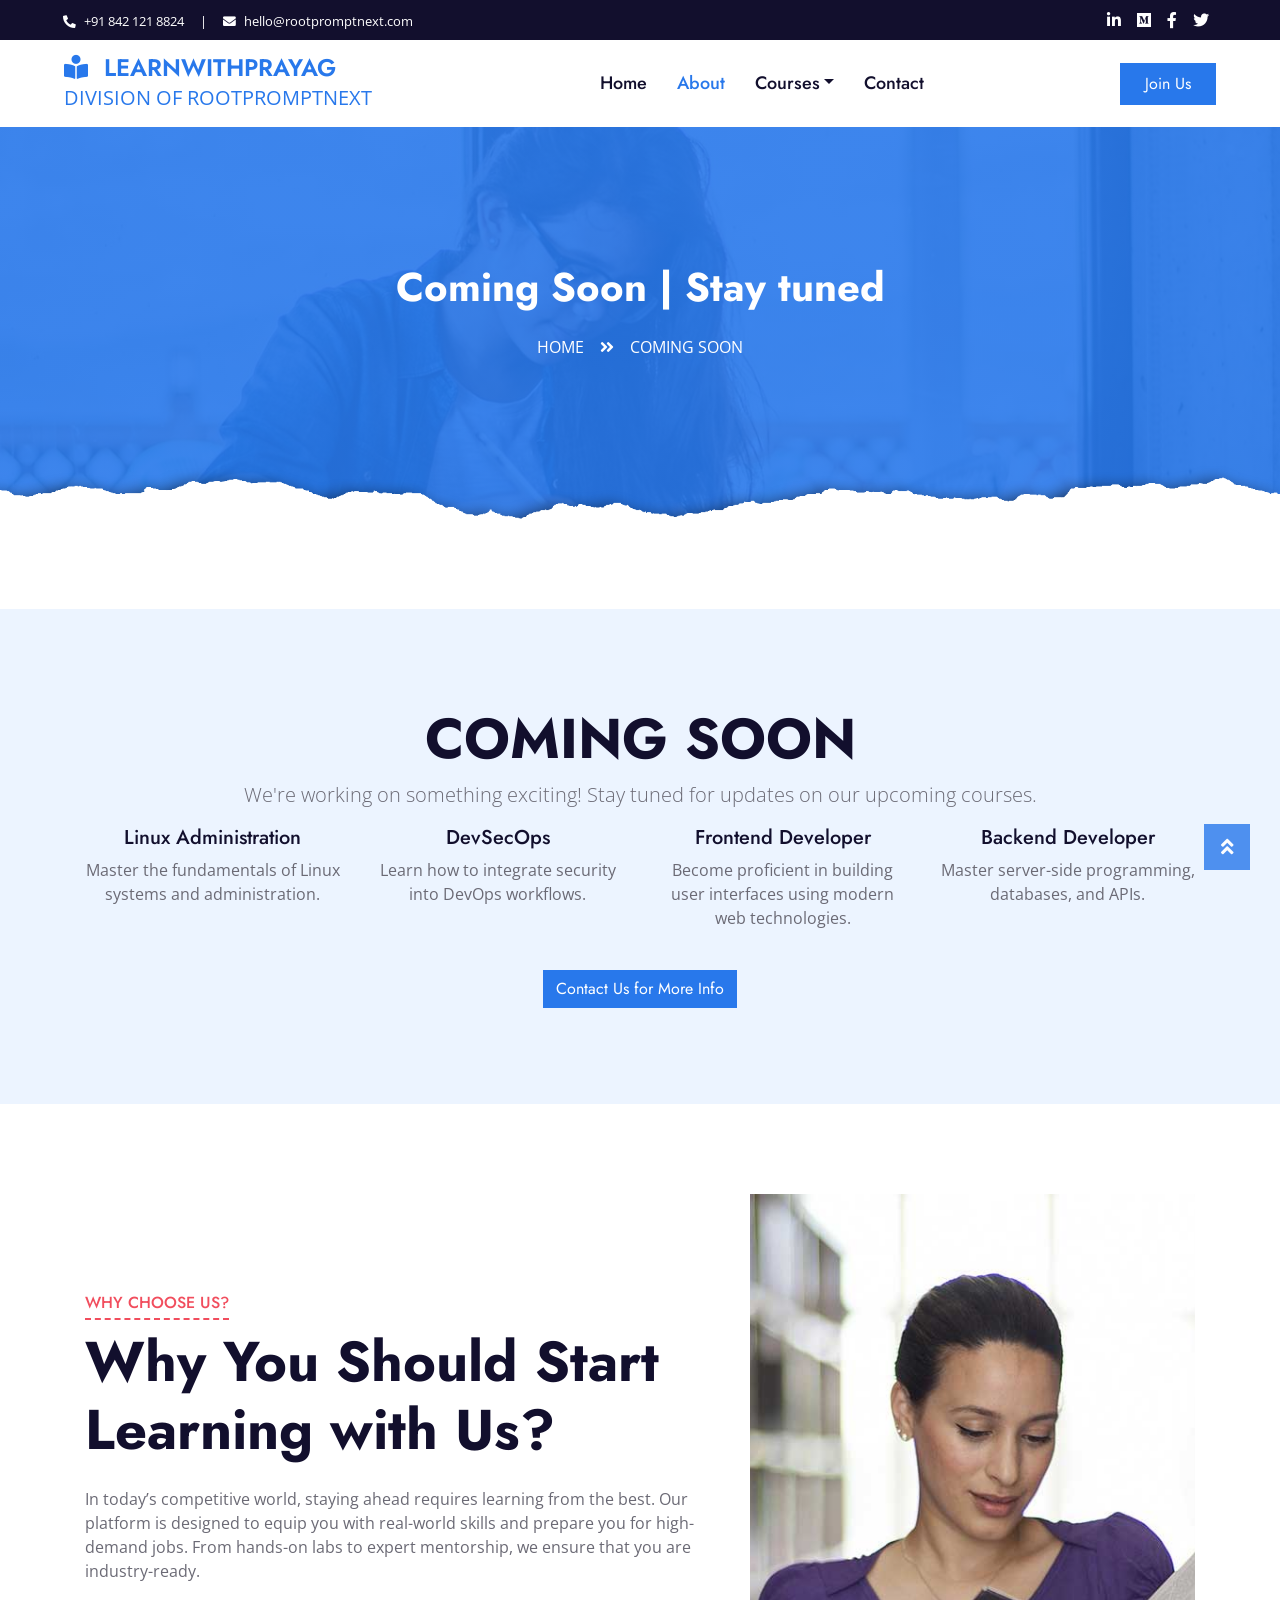
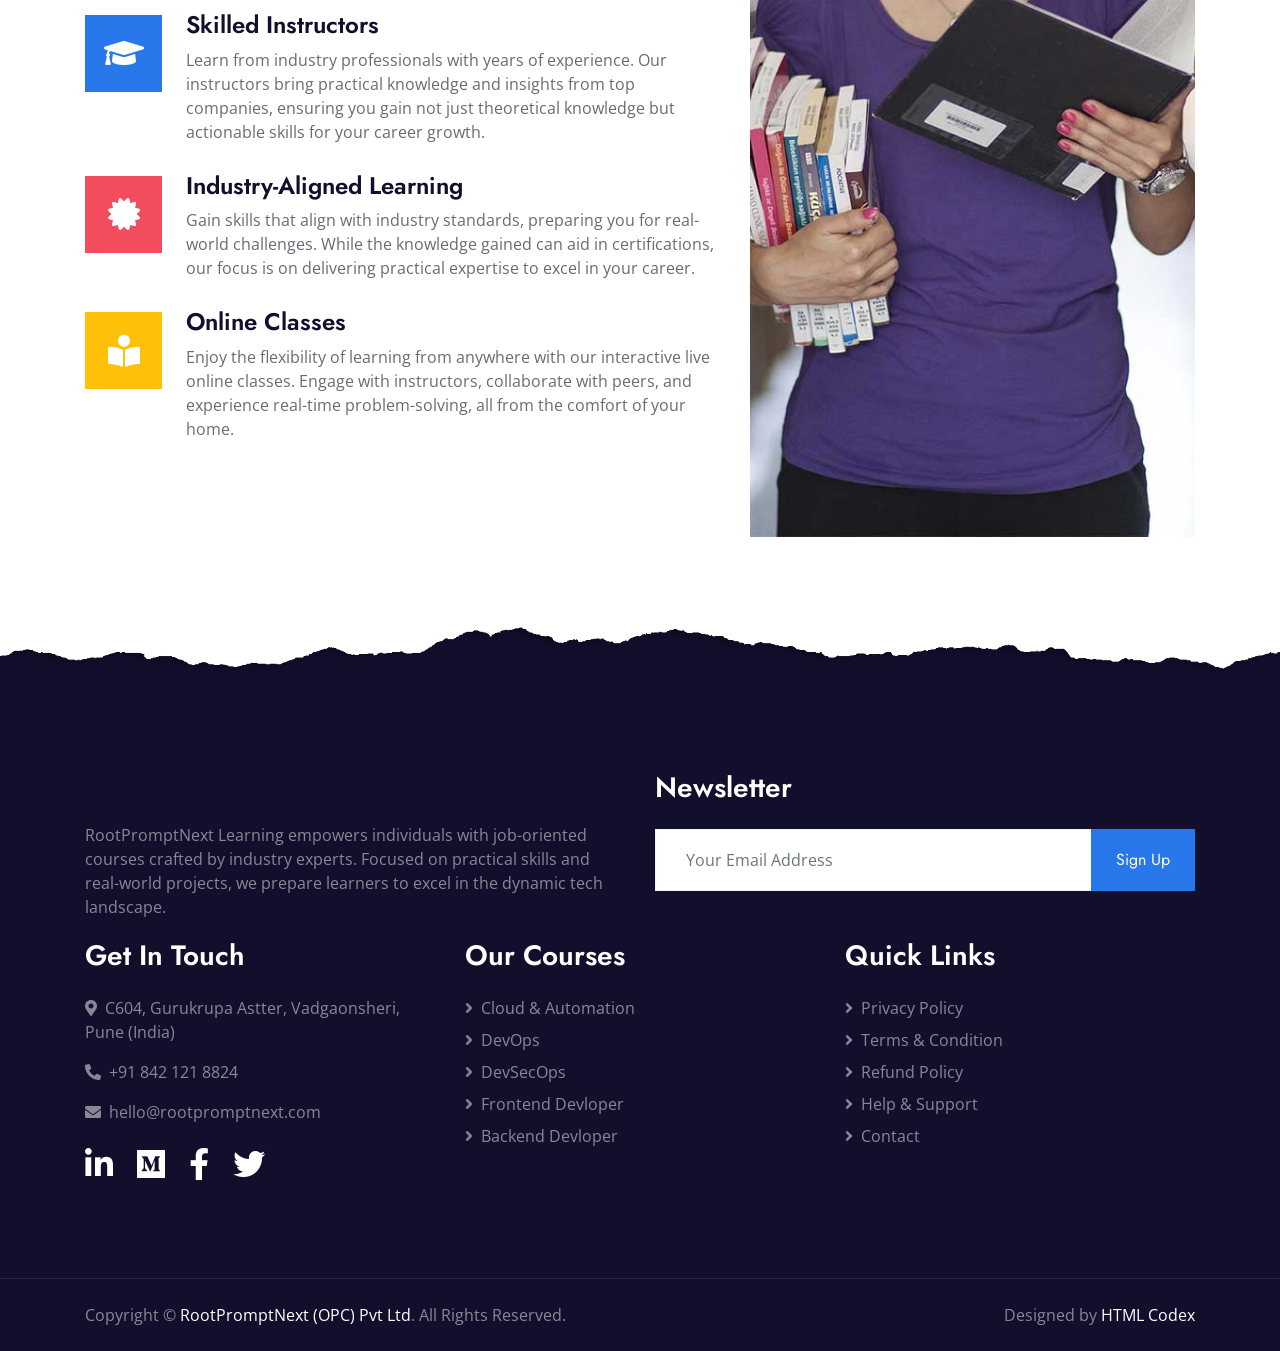
<file: coming.html>
<!DOCTYPE html>
<html lang="en">

<head>
    <meta charset="utf-8">
    <title>RootPromptNext | Learning</title>
    <meta content="width=device-width, initial-scale=1.0" name="viewport">
    <meta content="Free HTML Templates" name="keywords">
    <meta content="Free HTML Templates" name="description">

    <!-- Favicon -->
    <link href="img/favicon.ico" rel="icon">

    <!-- Google Web Fonts -->
    <link rel="preconnect" href="https://fonts.gstatic.com">
    <link href="https://fonts.googleapis.com/css2?family=Jost:wght@500;600;700&family=Open+Sans:wght@400;600&display=swap" rel="stylesheet"> 

    <!-- Font Awesome -->
    <link href="https://cdnjs.cloudflare.com/ajax/libs/font-awesome/5.10.0/css/all.min.css" rel="stylesheet">

    <!-- Libraries Stylesheet -->
    <link href="lib/owlcarousel/assets/owl.carousel.min.css" rel="stylesheet">

    <!-- Customized Bootstrap Stylesheet -->
    <link href="css/style.css" rel="stylesheet">
</head>

<body>
    <!-- Topbar Start -->
    <div class="container-fluid bg-dark">
        <div class="row py-2 px-lg-5">
            <div class="col-lg-6 text-center text-lg-left mb-2 mb-lg-0">
                <div class="d-inline-flex align-items-center text-white">
                    <small><i class="fa fa-phone-alt mr-2"></i>+91 842 121 8824</small>
                    <small class="px-3">|</small>
                    <small><i class="fa fa-envelope mr-2"></i>hello@rootpromptnext.com</small>
                </div>
            </div>
            <div class="col-lg-6 text-center text-lg-right">
                <div class="d-inline-flex align-items-center">
                    <a class="text-white px-2" href="https://in.linkedin.com/in/prayag-sangode-41737318">
                        <i class="fab fa-linkedin-in"></i>
                    </a>
                    <a class="text-white px-2" href="https://medium.com/@prayag-sangode">
                        <i class="fab fa-medium"></i>
                    </a>
                    <a class="text-white px-2" href="https://www.facebook.com/people/LearnwithPrayag/61558592480852/">
                        <i class="fab fa-facebook-f"></i>
                    </a>
                    <a class="text-white px-2" href="https://x.com/prayagsangode">
                        <i class="fab fa-twitter"></i>
                    </a>
                </div>
            </div>
        </div>
    </div>
    <!-- Topbar End -->


    <!-- Navbar Start -->
    <div class="container-fluid p-0">
        <nav class="navbar navbar-expand-lg bg-white navbar-light py-3 py-lg-0 px-lg-5">
            <a href="index.html" class="navbar-brand ml-lg-3">
                <h4 class="m-0 text-uppercase text-primary"><i class="fa fa-book-reader mr-3"></i>LearnWithPrayag</h4>
                <p class="m-0 text-uppercase text-primary"><i class=""></i>Division of RootPromptNext</p>
            </a>
            <button type="button" class="navbar-toggler" data-toggle="collapse" data-target="#navbarCollapse">
                <span class="navbar-toggler-icon"></span>
            </button>
            <div class="collapse navbar-collapse justify-content-between px-lg-3" id="navbarCollapse">
                <div class="navbar-nav mx-auto py-0">
                    <a href="index.html" class="nav-item nav-link">Home</a>
                    <a href="about.html" class="nav-item nav-link active">About</a>
                    <!-- a href="course.html" class="nav-item nav-link">Courses</a -->
                    <div class="nav-item dropdown">
                        <a href="course.html" class="nav-link dropdown-toggle" data-toggle="dropdown">Courses</a>
                        <div class="dropdown-menu m-0">
                            <a href="cloud.html" class="dropdown-item">Cloud</a>
                            <a href="devops.html" class="dropdown-item">DevOps</a>
                        </div>
                    </div>   
                    <!--
                    <div class="nav-item dropdown">
                        <a href="#" class="nav-link dropdown-toggle" data-toggle="dropdown">Pages</a>
                        <div class="dropdown-menu m-0">
                            <a href="detail.html" class="dropdown-item">Course Detail</a>
                            <a href="feature.html" class="dropdown-item">Our Features</a>
                            <a href="team.html" class="dropdown-item">Instructors</a>
                            <a href="testimonial.html" class="dropdown-item">Testimonial</a>
                        </div>
                    </div>
                    -->
                    <a href="contact.html" class="nav-item nav-link">Contact</a>
                </div>
                <a href="https://wa.me/918421218824" class="btn btn-primary py-2 px-4 d-none d-lg-block" target="_blank">Join Us </a>
                <!-- a href="" class="btn btn-primary py-2 px-4 d-none d-lg-block">Join Us</a -->
            </div>
        </nav>
    </div>
    <!-- Navbar End -->


    <!-- Header Start -->
    <div class="jumbotron jumbotron-fluid page-header position-relative overlay-bottom" style="margin-bottom: 90px;">
        <div class="container text-center py-5">
            <h1 class="text-white mt-4 mb-4">Coming Soon | Stay tuned</h1>
            <!-- h5 class="text-white display-1">Coming Soon | Stay tuned</h5 -->
            <div class="d-inline-flex text-white mb-5">
                <p class="m-0 text-uppercase"><a class="text-white" href="index.html">Home</a></p>
                <i class="fa fa-angle-double-right pt-1 px-3"></i>
                <p class="m-0 text-uppercase">Coming Soon</p>
            </div>
            <!--
            <div class="mx-auto mb-5" style="width: 100%; max-width: 600px;">
                <div class="input-group">
                    <div class="input-group-prepend">
                        <button class="btn btn-outline-light bg-white text-body px-4 dropdown-toggle" type="button" data-toggle="dropdown"
                            aria-haspopup="true" aria-expanded="false">Courses</button>
                        <div class="dropdown-menu">
                            <a class="dropdown-item" href="cloud.html">AWS Cloud & Automation</a>
                            <a class="dropdown-item" href="devops.html">AWS DevOps</a>
                            <a class="dropdown-item" href="#">AWS DevSecOps</a>
                        </div>
                    </div>
                    <input type="text" class="form-control border-light" style="padding: 30px 25px;" placeholder="Keyword">
                    <div class="input-group-append">
                        <button class="btn btn-secondary px-4 px-lg-5">Search</button>
                    </div>
                </div>
            -->
            </div>
        </div>
    </div>
    <!-- Header End -->

    <!-- Coming Soon Section Start -->
    <div class="container-fluid py-5 bg-light">
        <div class="container text-center py-5">
            <h2 class="display-4 text-uppercase">Coming Soon</h2>
            <p class="lead">We're working on something exciting! Stay tuned for updates on our upcoming courses.</p>
            <div class="row">
                <div class="col-md-3">
                    <h5>Linux Administration</h5>
                    <p>Master the fundamentals of Linux systems and administration.</p>
                </div>
                <div class="col-md-3">
                    <h5>DevSecOps</h5>
                    <p>Learn how to integrate security into DevOps workflows.</p>
                </div>
                <div class="col-md-3">
                    <h5>Frontend Developer</h5>
                    <p>Become proficient in building user interfaces using modern web technologies.</p>
                </div>
                <div class="col-md-3">
                    <h5>Backend Developer</h5>
                    <p>Master server-side programming, databases, and APIs.</p>
                </div>
            </div>
            <a href="contact.html" class="btn btn-primary mt-4">Contact Us for More Info</a>
        </div>
    </div>
    <!-- Coming Soon Section End -->



   <!-- Feature Start -->
   <div class="container-fluid bg-image" style="margin: 90px 0;">
    <div class="container">
        <div class="row">
            <div class="col-lg-7 my-5 pt-5 pb-lg-5">
                <div class="section-title position-relative mb-4">
                    <h6 class="d-inline-block position-relative text-secondary text-uppercase pb-2">Why Choose Us?</h6>
                    <h1 class="display-4">Why You Should Start Learning with Us?</h1>
                </div>
                <p class="mb-4 pb-2"> In today’s competitive world, staying ahead requires learning from the best. Our platform is designed to equip you with real-world skills and prepare you for high-demand jobs. From hands-on labs to expert mentorship, we ensure that you are industry-ready. </p>
                <div class="d-flex mb-3">
                    <div class="btn-icon bg-primary mr-4">
                        <i class="fa fa-2x fa-graduation-cap text-white"></i>
                    </div>
                    <div class="mt-n1">
                        <h4>Skilled Instructors</h4>
                        <p>Learn from industry professionals with years of experience. Our instructors bring practical knowledge and insights from top companies, ensuring you gain not just theoretical knowledge but actionable skills for your career growth.</p>
                    </div>
                </div>
                <div class="d-flex mb-3">
                    <div class="btn-icon bg-secondary mr-4">
                        <i class="fa fa-2x fa-certificate text-white"></i>
                    </div>
                    <div class="mt-n1">
                        <h4>Industry-Aligned Learning</h4>
                        <p>Gain skills that align with industry standards, preparing you for real-world challenges. While the knowledge gained can aid in certifications, our focus is on delivering practical expertise to excel in your career.</p>
                    </div>
                </div>
                <div class="d-flex">
                    <div class="btn-icon bg-warning mr-4">
                        <i class="fa fa-2x fa-book-reader text-white"></i>
                    </div>
                    <div class="mt-n1">
                        <h4>Online Classes</h4>
                        <p class="m-0">Enjoy the flexibility of learning from anywhere with our interactive live online classes. Engage with instructors, collaborate with peers, and experience real-time problem-solving, all from the comfort of your home.</p>
                    </div>
                </div>
            </div>
            <div class="col-lg-5" style="min-height: 500px;">
                <div class="position-relative h-100">
                    <img class="position-absolute w-100 h-100" src="img/feature.jpg" style="object-fit: cover;">
                </div>
            </div>
        </div>
    </div>
  </div>
    <!-- Feature Start -->


   <!-- Footer Start -->
   <div class="container-fluid position-relative overlay-top bg-dark text-white-50 py-5" style="margin-top: 90px;">
    <div class="container mt-5 pt-5">
        <div class="row">
            <div class="col-md-6 mb-6">
                <a href="index.html" class="navbar-brand">
                    <h3> class="mt-n2 text-uppercase text-white"><i class="fa fa-book-reader mr-3"></i>RootPromptNext Learning</h3>
                </a>
                <p class="m-0">RootPromptNext Learning empowers individuals with job-oriented courses crafted by industry experts. Focused on practical skills and real-world projects, we prepare learners to excel in the dynamic tech landscape.</p>
            </div>
            <div class="col-md-6 mb-5">
                <h3 class="text-white mb-4">Newsletter</h3>
                <div class="w-100">
                    <div class="input-group">
                        <input type="text" class="form-control border-light" style="padding: 30px;" placeholder="Your Email Address">
                        <div class="input-group-append">
                            <button class="btn btn-primary px-4">Sign Up</button>
                        </div>
                    </div>
                </div>
            </div>
        </div>
        <div class="row">
            <div class="col-md-4 mb-5">
                <h3 class="text-white mb-4">Get In Touch</h3>
                <p><i class="fa fa-map-marker-alt mr-2"></i>C604, Gurukrupa Astter, Vadgaonsheri, Pune (India)</p>
                <p><i class="fa fa-phone-alt mr-2"></i>+91 842 121 8824</p>
                <p><i class="fa fa-envelope mr-2"></i>hello@rootpromptnext.com</p>
                <div class="d-flex justify-content-start mt-4">
                    <a class="text-white mr-4" href="https://in.linkedin.com/in/prayag-sangode-41737318"><i class="fab fa-2x fa-linkedin-in"></i></a>
                    <a class="text-white mr-4" href="https://medium.com/@prayag-sangode"><i class="fab fa-2x fa-medium"></i></a>
                    <a class="text-white mr-4" href="https://www.facebook.com/people/LearnwithPrayag/61558592480852/"><i class="fab fa-2x fa-facebook-f"></i></a>
                    <a class="text-white mr-4" href="https://x.com/prayagsangode"><i class="fab fa-2x fa-twitter"></i></a>
                    <!-- a class="mx-1 p-1" href="#"><i class="fab fa-instagram"></i></a -->
                    <!-- a class="mx-1 p-1" href="https://www.youtube.com/channel/UCrTw9VMQWi8KayOQrixwSHQ"><i class="fab fa-youtube"></i></a -->                        
                </div>
            </div>
            <div class="col-md-4 mb-5">
                <h3 class="text-white mb-4">Our Courses</h3>
                <div class="d-flex flex-column justify-content-start">
                    <a class="text-white-50 mb-2" href="cloud.html"><i class="fa fa-angle-right mr-2"></i>Cloud & Automation</a>
                    <a class="text-white-50 mb-2" href="devops.html"><i class="fa fa-angle-right mr-2"></i>DevOps</a>
                    <a class="text-white-50 mb-2" href="coming.html"><i class="fa fa-angle-right mr-2"></i>DevSecOps</a>
                    <a class="text-white-50 mb-2" href="coming.html"><i class="fa fa-angle-right mr-2"></i>Frontend Devloper</a>
                    <a class="text-white-50" href="coming.html"><i class="fa fa-angle-right mr-2"></i>Backend Devloper</a>
                </div>
            </div>
            <div class="col-md-4 mb-5">
                <h3 class="text-white mb-4">Quick Links</h3>
                <div class="d-flex flex-column justify-content-start">
                    <a class="text-white-50 mb-2" href="policies.html"><i class="fa fa-angle-right mr-2"></i>Privacy Policy</a>
                    <a class="text-white-50 mb-2" href="policies.html""><i class="fa fa-angle-right mr-2"></i>Terms & Condition</a>
                    <a class="text-white-50 mb-2" href="policies.html""><i class="fa fa-angle-right mr-2"></i>Refund Policy</a>
                    <a class="text-white-50 mb-2" href="contact.html""><i class="fa fa-angle-right mr-2"></i>Help & Support</a>
                    <a class="text-white-50" href="contact.html"><i class="fa fa-angle-right mr-2"></i>Contact</a>
                </div>
            </div>
        </div>
    </div>
</div>
<div class="container-fluid bg-dark text-white-50 border-top py-4" style="border-color: rgba(256, 256, 256, .1) !important;">
    <div class="container">
        <div class="row">
            <div class="col-md-6 text-center text-md-left mb-3 mb-md-0">
                <p class="m-0">Copyright &copy; <a class="text-white" href="#">RootPromptNext (OPC) Pvt Ltd</a>. All Rights Reserved.
                </p>
            </div>
            <div class="col-md-6 text-center text-md-right">
                <p class="m-0">Designed by <a class="text-white" href="https://htmlcodex.com">HTML Codex</a>
                </p>
            </div>
        </div>
    </div>
</div>
<!-- Footer End -->


    <!-- Back to Top -->
    <a href="#" class="btn btn-lg btn-primary rounded-0 btn-lg-square back-to-top"><i class="fa fa-angle-double-up"></i></a>


    <!-- JavaScript Libraries -->
    <script src="https://code.jquery.com/jquery-3.4.1.min.js"></script>
    <script src="https://stackpath.bootstrapcdn.com/bootstrap/4.4.1/js/bootstrap.bundle.min.js"></script>
    <script src="lib/easing/easing.min.js"></script>
    <script src="lib/waypoints/waypoints.min.js"></script>
    <script src="lib/counterup/counterup.min.js"></script>
    <script src="lib/owlcarousel/owl.carousel.min.js"></script>

    <!-- Template Javascript -->
    <script src="js/main.js"></script>
</body>

</html>
</file>
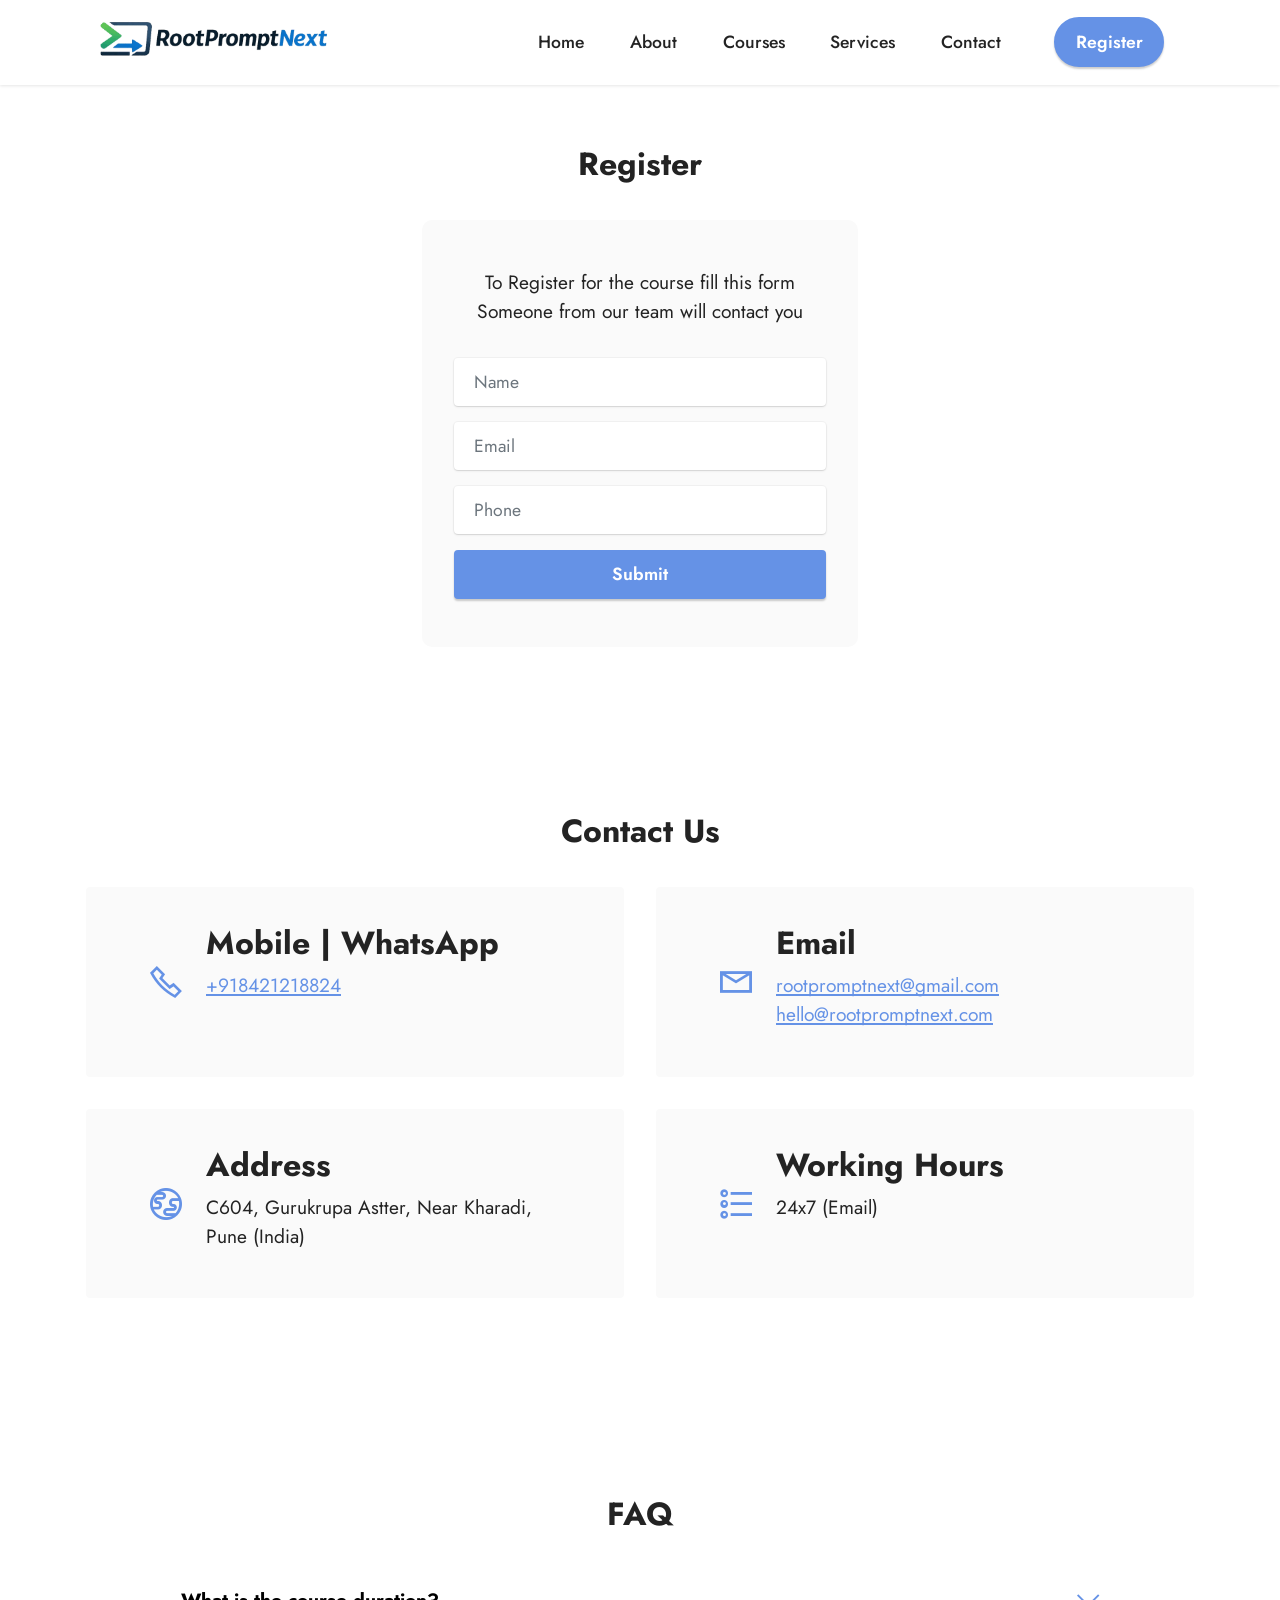
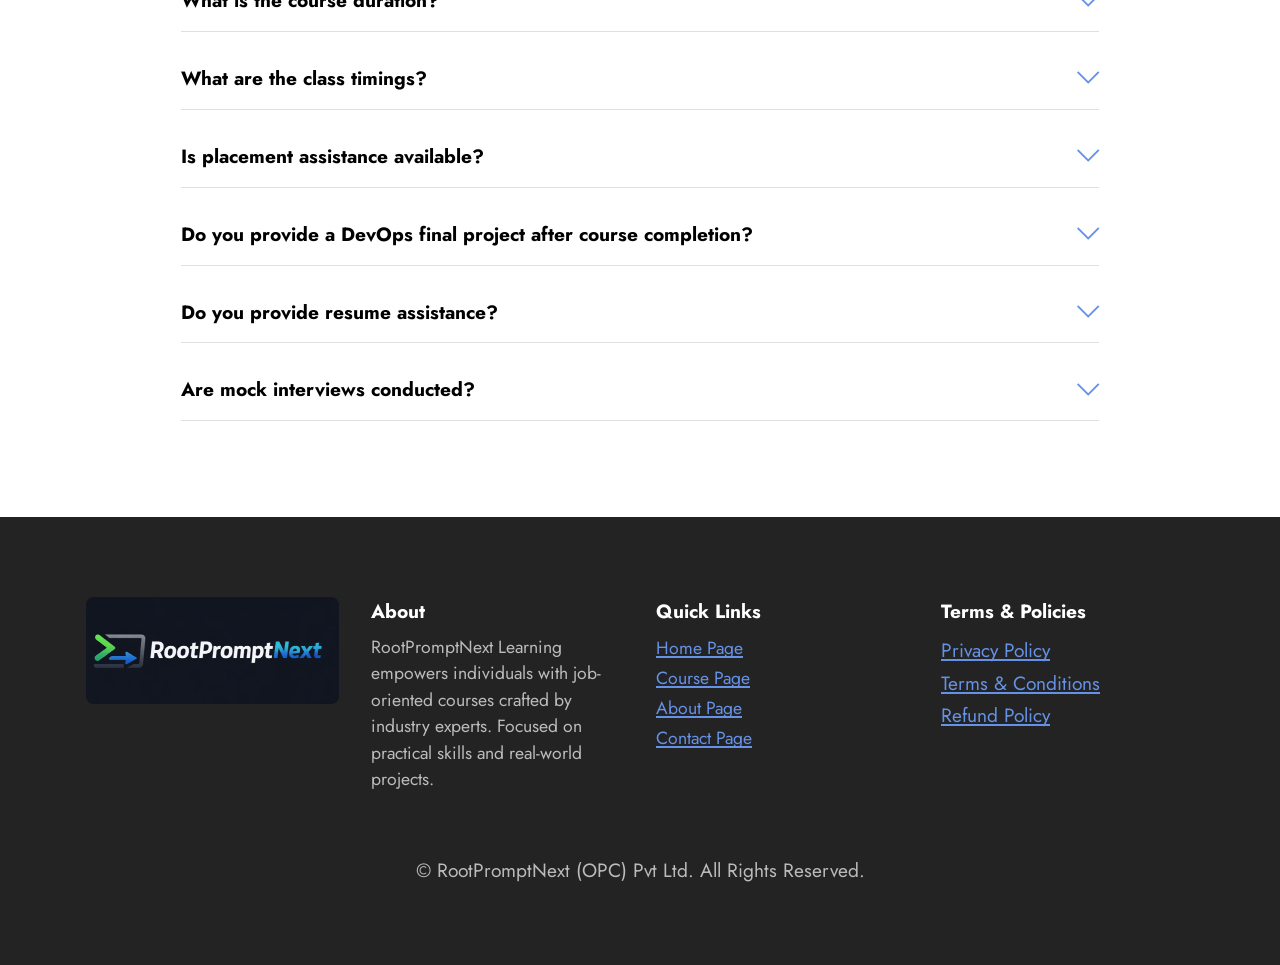
<file: contact.html>
<!DOCTYPE html>
<html  >
<head>
  <!-- Site made with Mobirise Website Builder v6.0.6, https://mobirise.com -->
  <meta charset="UTF-8">
  <meta http-equiv="X-UA-Compatible" content="IE=edge">
  <meta name="generator" content="Mobirise v6.0.6, mobirise.com">
  <meta name="viewport" content="width=device-width, initial-scale=1, minimum-scale=1">
  <link rel="shortcut icon" href="assets/images/faviconrpn-62x46.png" type="image/x-icon">
  <meta name="description" content="Contact RootPromptNext Learning for DevOps course details, fees, schedule, and enrollment support. Get guidance on our hands-on DevOps training, real-world labs, and career-focused learning">
  
  
  <title>Contact | RootPromptNext Learning | DevOps Course Enquiry</title>
  <link rel="stylesheet" href="assets/web/assets/mobirise-icons2/mobirise2.css">
  <link rel="stylesheet" href="assets/web/assets/mobirise-icons/mobirise-icons.css">
  <link rel="stylesheet" href="assets/bootstrap/css/bootstrap.min.css">
  <link rel="stylesheet" href="assets/bootstrap/css/bootstrap-grid.min.css">
  <link rel="stylesheet" href="assets/bootstrap/css/bootstrap-reboot.min.css">
  <link rel="stylesheet" href="assets/dropdown/css/style.css">
  <link rel="stylesheet" href="assets/socicon/css/styles.css">
  <link rel="stylesheet" href="assets/theme/css/style.css">
  <link rel="preload" href="https://fonts.googleapis.com/css?family=Jost:100,200,300,400,500,600,700,800,900,100i,200i,300i,400i,500i,600i,700i,800i,900i&display=swap" as="style" onload="this.onload=null;this.rel='stylesheet'">
  <noscript><link rel="stylesheet" href="https://fonts.googleapis.com/css?family=Jost:100,200,300,400,500,600,700,800,900,100i,200i,300i,400i,500i,600i,700i,800i,900i&display=swap"></noscript>
  <link rel="preload" as="style" href="assets/mobirise/css/mbr-additional.css?v=2cpRVz"><link rel="stylesheet" href="assets/mobirise/css/mbr-additional.css?v=2cpRVz" type="text/css">

  
  
  
</head>
<body>
  
  <section data-bs-version="5.1" class="menu menu1 cid-vclNN9jb9I" once="menu" id="menu1-b">
    

    <nav class="navbar navbar-dropdown navbar-fixed-top navbar-expand-lg">
        <div class="container">
            <div class="navbar-brand">
                <span class="navbar-logo">
                    <a href="https://learning.rootpromptnext.com/">
                        <img src="assets/images/rpn-transparent2-384x97.png" alt="Mobirise Website Builder" style="height: 4rem;">
                    </a>
                </span>
                <span class="navbar-caption-wrap"><a class="navbar-caption text-black display-7" href="https://mobiri.se"></a></span>
            </div>
            <button class="navbar-toggler" type="button" data-toggle="collapse" data-bs-toggle="collapse" data-target="#navbarSupportedContent" data-bs-target="#navbarSupportedContent" aria-controls="navbarNavAltMarkup" aria-expanded="false" aria-label="Toggle navigation">
                <div class="hamburger">
                    <span></span>
                    <span></span>
                    <span></span>
                    <span></span>
                </div>
            </button>
            <div class="collapse navbar-collapse" id="navbarSupportedContent">
    <ul class="navbar-nav nav-dropdown" data-app-modern-menu="true">

        <li class="nav-item">
            <a class="nav-link link text-black text-primary display-4" href="index.html">Home</a>
        </li>

        <li class="nav-item">
            <a class="nav-link link text-black text-primary display-4" href="about.html">About</a>
        </li>

        <li class="nav-item">
            <a class="nav-link link text-black text-primary display-4" href="course.html">Courses</a>
        </li>

        <li class="nav-item">
            <a class="nav-link link text-black text-primary display-4" href="services.html">Services</a>
        </li>

        <li class="nav-item">
            <a class="nav-link link text-black text-primary display-4" href="contact.html">Contact</a>
        </li>

    </ul>
                
                <div class="navbar-buttons mbr-section-btn"><a class="btn btn-primary display-4" href="contact.html#form7-2e">Register</a></div>
            </div>
        </div>
    </nav>
</section>

<section data-bs-version="5.1" class="form7 cid-vdi8a8vvw3" id="form7-2e">
  <div class="container">
    <div class="mbr-section-head">
      <h3 class="mbr-section-title mbr-fonts-style align-center mb-0 display-5">
        <strong>Register</strong>
      </h3>
    </div>
    <div class="row justify-content-center mt-4">
      <div class="col-lg-8 mx-auto mbr-form" data-form-type="formoid">
        <form onsubmit="sendToWhatsApp(); return false;" class="mbr-form form-with-styler mx-auto" data-form-title="Form Name">
          <p class="mbr-text mbr-fonts-style align-center mb-4 display-7">
            To Register for the course fill this form <br> Someone from our team will contact you
          </p>
          <div class="row">
            <div hidden="hidden" data-form-alert="" class="alert alert-success col-12">
              Thanks for filling out the form!
            </div>
            <div hidden="hidden" data-form-alert-danger="" class="alert alert-danger col-12">
              Oops...! some problem!
            </div>
          </div>
          <div class="dragArea row">
            <div class="col-lg-12 col-md-12 col-sm-12 form-group mb-3" data-for="name">
              <input type="text" name="name" placeholder="Name" data-form-field="name" class="form-control" id="name-form7-2e" required>
            </div>
            <div class="col-lg-12 col-md-12 col-sm-12 form-group mb-3" data-for="email">
              <input type="email" name="email" placeholder="Email" data-form-field="email" class="form-control" id="email-form7-2e" required>
            </div>
            <div data-for="phone" class="col-lg-12 col-md-12 col-sm-12 form-group mb-3">
              <input type="tel" name="phone" placeholder="Phone" data-form-field="phone" class="form-control" id="phone-form7-2e" required>
            </div>
            <div class="col-auto mbr-section-btn align-center">
              <button type="submit" class="btn btn-primary display-4">Submit</button>
            </div>
          </div>
        </form>
      </div>
    </div>
  </div>
</section>

<script>
function sendToWhatsApp() {
  const name = document.getElementById("name-form7-2e").value;
  const email = document.getElementById("email-form7-2e").value;
  const phone = document.getElementById("phone-form7-2e").value;

  const message = `New Registration:%0AName: ${encodeURIComponent(name)}%0AEmail: ${encodeURIComponent(email)}%0APhone: ${encodeURIComponent(phone)}`;

  window.location.href = `https://wa.me/918421218824?text=${message}`;
}
</script>

<section data-bs-version="5.1" class="contacts2 cid-vcDdcOzBbe" id="contacts2-1n">
    <!---->
    
    <div class="container">
        <div class="mbr-section-head">
            <h3 class="mbr-section-title mbr-fonts-style align-center mb-0 display-5">
                <strong>Contact Us</strong></h3>
            
        </div>
        <div class="row justify-content-center mt-4">
            <div class="card col-12 col-md-6">
                <div class="card-wrapper">
                    <div class="image-wrapper">
                        <span class="mbr-iconfont mobi-mbri-phone mobi-mbri"></span>
                    </div>
                    <div class="text-wrapper">
                        <h6 class="card-title mbr-fonts-style mb-1 display-5">
                            <strong>Mobile | WhatsApp</strong></h6>
                        <p class="mbr-text mbr-fonts-style display-7"><a href="https://wa.me/918421218824" class="text-primary">+918421218824</a></p>
                    </div>
                </div>
            </div>
            <div class="card col-12 col-md-6">
                <div class="card-wrapper">
                    <div class="image-wrapper">
                        <span class="mbr-iconfont mobi-mbri-letter mobi-mbri"></span>
                    </div>
                    <div class="text-wrapper">
                        <h6 class="card-title mbr-fonts-style mb-1 display-5">
                            <strong>Email</strong>
                        </h6>
                        <p class="mbr-text mbr-fonts-style display-7"><a href="mailto:rootpromptnext@gmail.com" class="text-primary">rootpromptnext@gmail.com</a><br><a href="mailto:hello@rootpromptnext.com" class="text-primary">hello@rootpromptnext.com</a><br></p>
                    </div>
                </div>
            </div>
            <div class="card col-12 col-md-6">
                <div class="card-wrapper">
                    <div class="image-wrapper">
                        <span class="mbr-iconfont mobi-mbri-globe mobi-mbri"></span>
                    </div>
                    <div class="text-wrapper">
                        <h6 class="card-title mbr-fonts-style mb-1 display-5">
                            <strong>Address</strong>
                        </h6>
                        <p class="mbr-text mbr-fonts-style display-7">
                            C604, Gurukrupa Astter, Near Kharadi, Pune (India)</p>
                    </div>
                </div>
            </div>
            <div class="card col-12 col-md-6">
                <div class="card-wrapper">
                    <div class="image-wrapper">
                        <span class="mbr-iconfont mobi-mbri-bulleted-list mobi-mbri"></span>
                    </div>
                    <div class="text-wrapper">
                        <h6 class="card-title mbr-fonts-style mb-1 display-5">
                            <strong>Working Hours</strong>
                        </h6>
                        <p class="mbr-text mbr-fonts-style display-7">
                            24x7 (Email)</p>
                    </div>
                </div>
            </div>
        </div>
    </div>
</section>

<section data-bs-version="5.1" class="content16 cid-vcDdqsnIa2" id="content16-1q">

    

    
    
    <div class="container">
        <div class="row justify-content-center">
            <div class="col-12 col-md-10">
                <div class="mbr-section-head align-center mb-4">
                    <h3 class="mbr-section-title mb-0 mbr-fonts-style display-5"><strong>FAQ</strong>
                    </h3>
                    
                </div>
                <div id="bootstrap-accordion_32" class="panel-group accordionStyles accordion" role="tablist" aria-multiselectable="true">
                    <div class="card mb-3">
                        <div class="card-header" role="tab" id="headingOne">
                            <a role="button" class="panel-title collapsed" data-toggle="collapse" data-bs-toggle="collapse" data-core="" href="#collapse1_32" aria-expanded="false" aria-controls="collapse1">
                                <h6 class="panel-title-edit mbr-fonts-style mb-0 display-7"><strong>What is the course duration?</strong>
                                </h6>
                                <span class="sign mbr-iconfont mbri-arrow-down"></span>
                            </a>
                        </div>
                        <div id="collapse1_32" class="panel-collapse noScroll collapse" role="tabpanel" aria-labelledby="headingOne" data-parent="#accordion" data-bs-parent="#bootstrap-accordion_32">
                            <div class="panel-body">
                                <p class="mbr-fonts-style panel-text display-4">The course runs for 60 working days (Monday to Friday).<br>Each session is 1.5 to 2 hours daily, ensuring consistent and focused learning.</p>
                            </div>
                        </div>
                    </div>
                    <div class="card mb-3">
                        <div class="card-header" role="tab" id="headingOne">
                            <a role="button" class="panel-title collapsed" data-toggle="collapse" data-bs-toggle="collapse" data-core="" href="#collapse2_32" aria-expanded="false" aria-controls="collapse2">
                                <h6 class="panel-title-edit mbr-fonts-style mb-0 display-7"><strong>What are the class timings?</strong></h6>
                                <span class="sign mbr-iconfont mbri-arrow-down"></span>
                            </a>
                        </div>
                        <div id="collapse2_32" class="panel-collapse noScroll collapse" role="tabpanel" aria-labelledby="headingOne" data-parent="#accordion" data-bs-parent="#bootstrap-accordion_32">
                            <div class="panel-body">
                                <p class="mbr-fonts-style panel-text display-4">Class timings depend on the batch.<br>Generally, sessions are conducted from 7:00 PM to 9:00 PM (IST) on weekdays.</p>
                            </div>
                        </div>
                    </div>
                    <div class="card mb-3">
                        <div class="card-header" role="tab" id="headingOne">
                            <a role="button" class="panel-title collapsed" data-toggle="collapse" data-bs-toggle="collapse" data-core="" href="#collapse3_32" aria-expanded="false" aria-controls="collapse3">
                                <h6 class="panel-title-edit mbr-fonts-style mb-0 display-7"><strong>Is placement assistance available?</strong></h6>
                                <span class="sign mbr-iconfont mbri-arrow-down"></span>
                            </a>
                        </div>
                        <div id="collapse3_32" class="panel-collapse noScroll collapse" role="tabpanel" aria-labelledby="headingOne" data-parent="#accordion" data-bs-parent="#bootstrap-accordion_32">
                            <div class="panel-body">
                                <p class="mbr-fonts-style panel-text display-4">Yes, placement assistance is available.<br>Students are added to our ex-students professional group, where working professionals actively share opportunities and referrals. We are also working on partnerships with placement agencies to expand career support.</p>
                            </div>
                        </div>
                    </div>
                    <div class="card mb-3">
                        <div class="card-header" role="tab" id="headingOne">
                            <a role="button" class="panel-title collapsed" data-toggle="collapse" data-bs-toggle="collapse" data-core="" href="#collapse4_32" aria-expanded="false" aria-controls="collapse4">
                                <h6 class="panel-title-edit mbr-fonts-style mb-0 display-7"><strong>Do you provide a DevOps final project after course completion?</strong></h6>
                                <span class="sign mbr-iconfont mbri-arrow-down"></span>
                            </a>
                        </div>
                        <div id="collapse4_32" class="panel-collapse noScroll collapse" role="tabpanel" aria-labelledby="headingOne" data-parent="#accordion" data-bs-parent="#bootstrap-accordion_32">
                            <div class="panel-body">
                                <p class="mbr-fonts-style panel-text display-4">Yes, the final project is an integral part of the course. You will work on a real-world DevOps implementation that covers:<br><br>✔ Infrastructure as Code (IaC) – Create and provision infrastructure required for deploying the application using automation tools and pipelines.<br><br>✔ Application Deployment – Deploy the application on the created infrastructure using a complete CI/CD pipeline.<br><br>✔ DevSecOps Pipeline – Implement security checks and best practices within the pipeline to ensure secure and reliable deployments.<br><br>This project helps you gain hands-on experience with industry-style DevOps workflows and prepares you for real job scenarios.</p>
                            </div>
                        </div>
                    </div>
                    <div class="card mb-3">
                        <div class="card-header" role="tab" id="headingOne">
                            <a role="button" class="panel-title collapsed" data-toggle="collapse" data-bs-toggle="collapse" data-core="" href="#collapse5_32" aria-expanded="false" aria-controls="collapse5">
                                <h6 class="panel-title-edit mbr-fonts-style mb-0 display-7"><strong>Do you provide resume assistance?</strong></h6>
                                <span class="sign mbr-iconfont mbri-arrow-down"></span>
                            </a>
                        </div>
                        <div id="collapse5_32" class="panel-collapse noScroll collapse" role="tabpanel" aria-labelledby="headingOne" data-parent="#accordion" data-bs-parent="#bootstrap-accordion_32">
                            <div class="panel-body">
                                <p class="mbr-fonts-style panel-text display-4">Yes.<br>We provide sample industry-ready resumes and personally review your resume to ensure it aligns with current DevOps and Cloud job requirements.</p>
                            </div>
                        </div>
                    </div>
                    <div class="card mb-3">
                        <div class="card-header" role="tab" id="headingOne">
                            <a role="button" class="panel-title collapsed" data-toggle="collapse" data-bs-toggle="collapse" data-core="" href="#collapse6_32" aria-expanded="false" aria-controls="collapse6">
                                <h6 class="panel-title-edit mbr-fonts-style mb-0 display-7"><strong>Are mock interviews conducted?</strong></h6>
                                <span class="sign mbr-iconfont mbri-arrow-down"></span>
                            </a>
                        </div>
                        <div id="collapse6_32" class="panel-collapse noScroll collapse" role="tabpanel" aria-labelledby="headingOne" data-parent="#accordion" data-bs-parent="#bootstrap-accordion_32">
                            <div class="panel-body">
                                <p class="mbr-fonts-style panel-text display-4">Yes.<br>We conduct mock interview sessions to help you prepare for technical, scenario-based, and practical DevOps interview questions.</p>
                            </div>
                        </div>
                    </div>
                </div>
            </div>
        </div>
    </div>
</section>

<section data-bs-version="5.1" class="footer4 cid-vcDwDlw5gh" once="footers" id="footer4-1t">

    

    
    
    <div class="container">
        <div class="row mbr-white">
            <div class="col-6 col-lg-3">
                <div class="media-wrap col-md-12 col-12">
                    <a href="https://learning.rootpromptnext.com/">
                        <img src="assets/images/rpnlogo-506x213.png" alt="Mobirise Website Builder">
                    </a>
                </div>
            </div>
            <div class="col-12 col-md-6 col-lg-3">
                <h5 class="mbr-section-subtitle mbr-fonts-style mb-2 display-7">
                    <strong>About</strong>
                </h5>
                <p class="mbr-text mbr-fonts-style mb-4 display-4">
                    RootPromptNext Learning empowers individuals with job-oriented courses crafted by industry experts. Focused on practical skills and real-world projects.</p>
                
                
            </div>
            <div class="col-12 col-md-6 col-lg-3">
                <h5 class="mbr-section-subtitle mbr-fonts-style mb-2 display-7">
                    <strong>Quick Links</strong></h5>
                <ul class="list mbr-fonts-style display-4">
                    <li class="mbr-text item-wrap"><a href="index.html" class="text-primary">Home Page</a></li>
                    <li class="mbr-text item-wrap"><a href="course.html" class="text-primary">Course Page</a></li>
                    <li class="mbr-text item-wrap"><a href="about.html" class="text-primary">About Page</a></li>
                    <li class="mbr-text item-wrap"><a href="contact.html" class="text-primary">Contact Page</a></li>
                </ul>
            </div>
            <div class="col-12 col-md-6 col-lg-3">
                <h5 class="mbr-section-subtitle mbr-fonts-style mb-2 display-7"><strong>Terms &amp; Policies</strong></h5>
                <ul class="list mbr-fonts-style display-7">
                    <li class="mbr-text item-wrap"><a href="privacy-policy.html" class="text-primary">Privacy Policy</a></li>
                    <li class="mbr-text item-wrap"><a href="terms.html" class="text-primary">Terms &amp; Conditions</a></li>
                    <li class="mbr-text item-wrap"><a href="refund-policy.html" class="text-primary">Refund Policy</a></li>
                    <li class="mbr-text item-wrap"><br></li>
                </ul>
            </div>
            <div class="col-12 mt-4">
                <p class="mbr-text mb-0 mbr-fonts-style copyright align-center display-7">© RootPromptNext (OPC) Pvt Ltd. All Rights Reserved.</p>
            </div>
        </div>
    </div>
</section>
<!-- section class="display-7" style="padding: 0;align-items: center;justify-content: center;flex-wrap: wrap;    align-content: center;display: flex;position: relative;height: 4rem;"><a href="https://mobiri.se/1328554" style="flex: 1 1;height: 4rem;position: absolute;width: 100%;z-index: 1;"><img alt="" style="height: 4rem;" src="[data-uri]"></a><p style="margin: 0;text-align: center;" class="display-7">&#8204;</p><a style="z-index:1" href="https://mobirise.com/html-builder.html">HTML Maker</a></section><script src="assets/bootstrap/js/bootstrap.bundle.min.js"></script>  <script src="assets/smoothscroll/smooth-scroll.js"></script>  <script src="assets/ytplayer/index.js"></script>  <script src="assets/dropdown/js/navbar-dropdown.js"></script>  <script src="assets/mbr-switch-arrow/mbr-switch-arrow.js"></script>  <script src="assets/theme/js/script.js"></script>  <script src="assets/formoid/formoid.min.js"></script -->  
<!--
<section class="display-7" style="padding: 0;align-items: center;justify-content: center;flex-wrap: wrap;align-content: center;display: flex;position: relative;height: 4rem;">
<a href="https://mobiri.se/1328554" style="flex: 1 1;height: 4rem;position: absolute;width: 100%;z-index: 1;">
<img alt="" style="height: 4rem;" src="[data-uri]">
</a>
<p style="margin: 0;text-align: center;" class="display-7">&#8204;</p>
<a style="z-index:1" href="https://mobirise.com/builder/ai-website-builder.html">Free AI Website Software</a>
</section>
-->

<script src="assets/bootstrap/js/bootstrap.bundle.min.js"></script>
<script src="assets/smoothscroll/smooth-scroll.js"></script>
<script src="assets/ytplayer/index.js"></script>
<script src="assets/dropdown/js/navbar-dropdown.js"></script>
<script src="assets/mbr-switch-arrow/mbr-switch-arrow.js"></script>
<script src="assets/theme/js/script.js"></script>
  
</body>
</html>
</file>
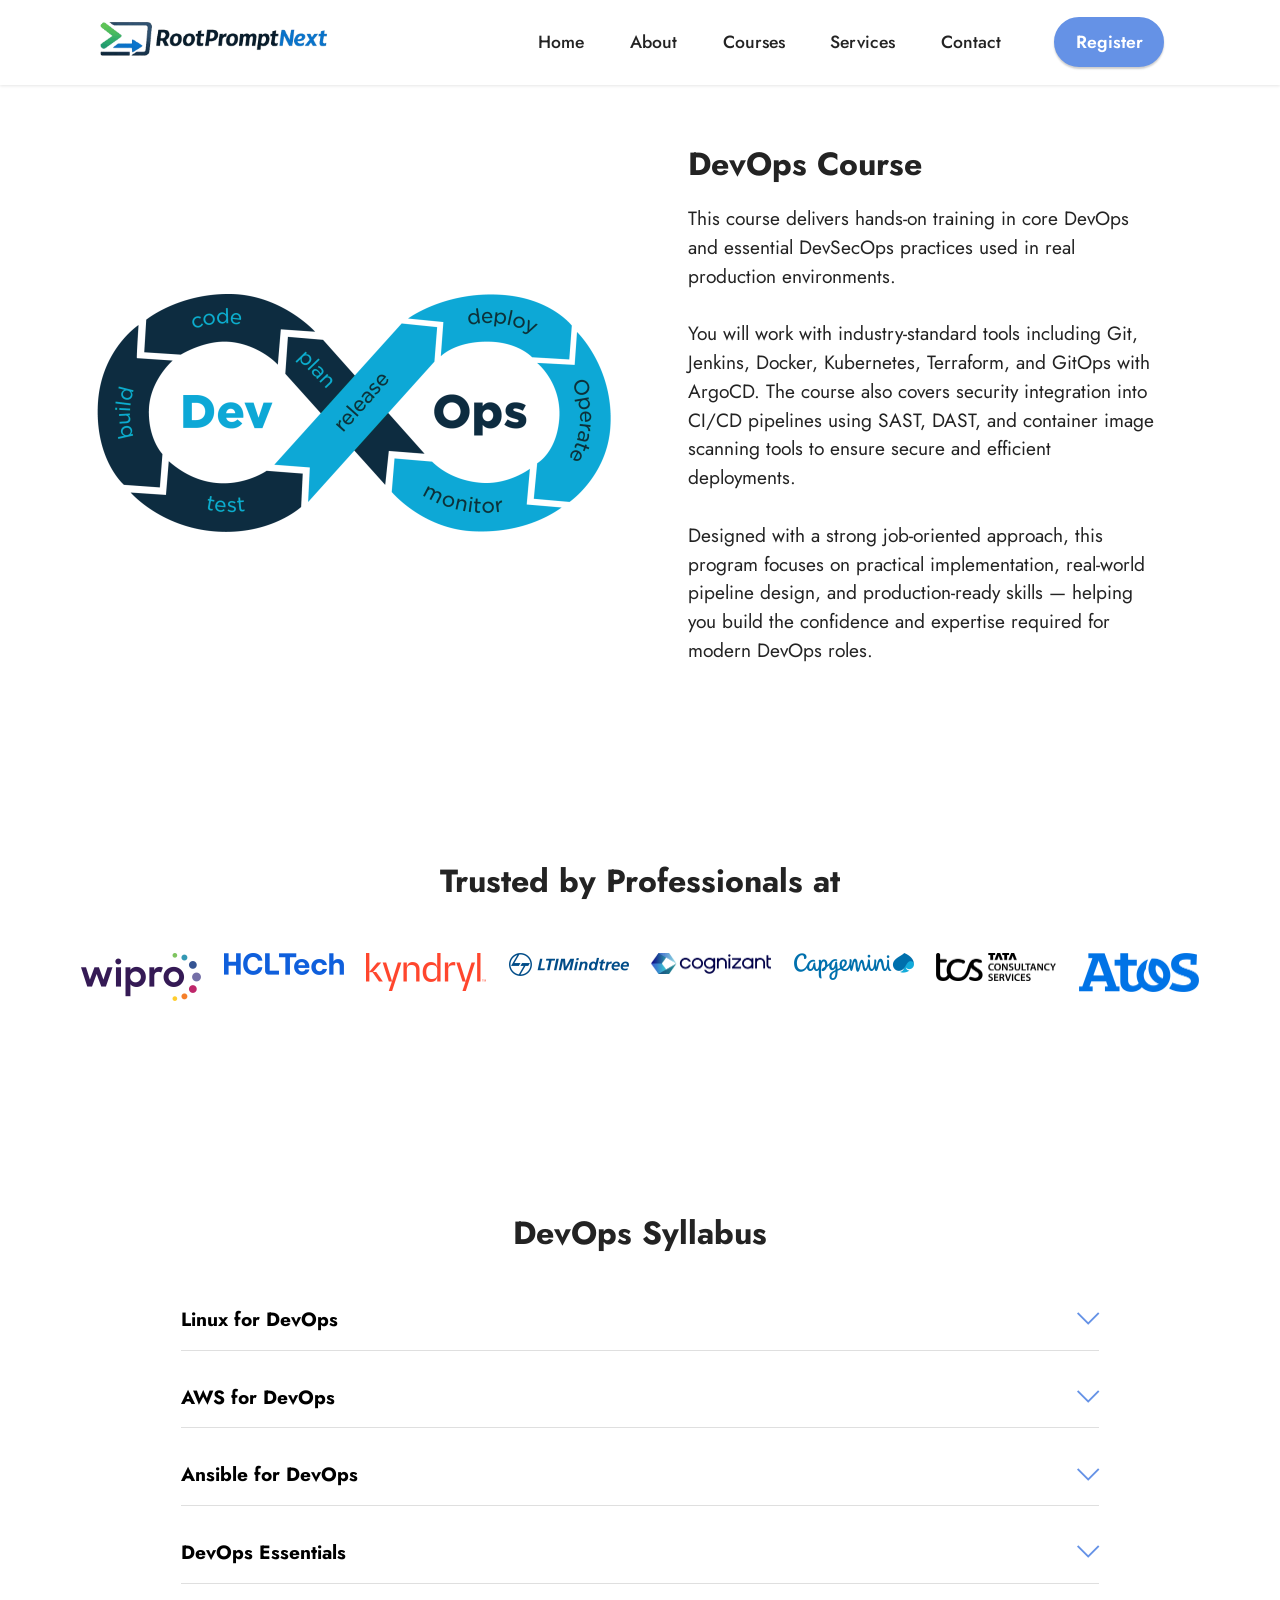
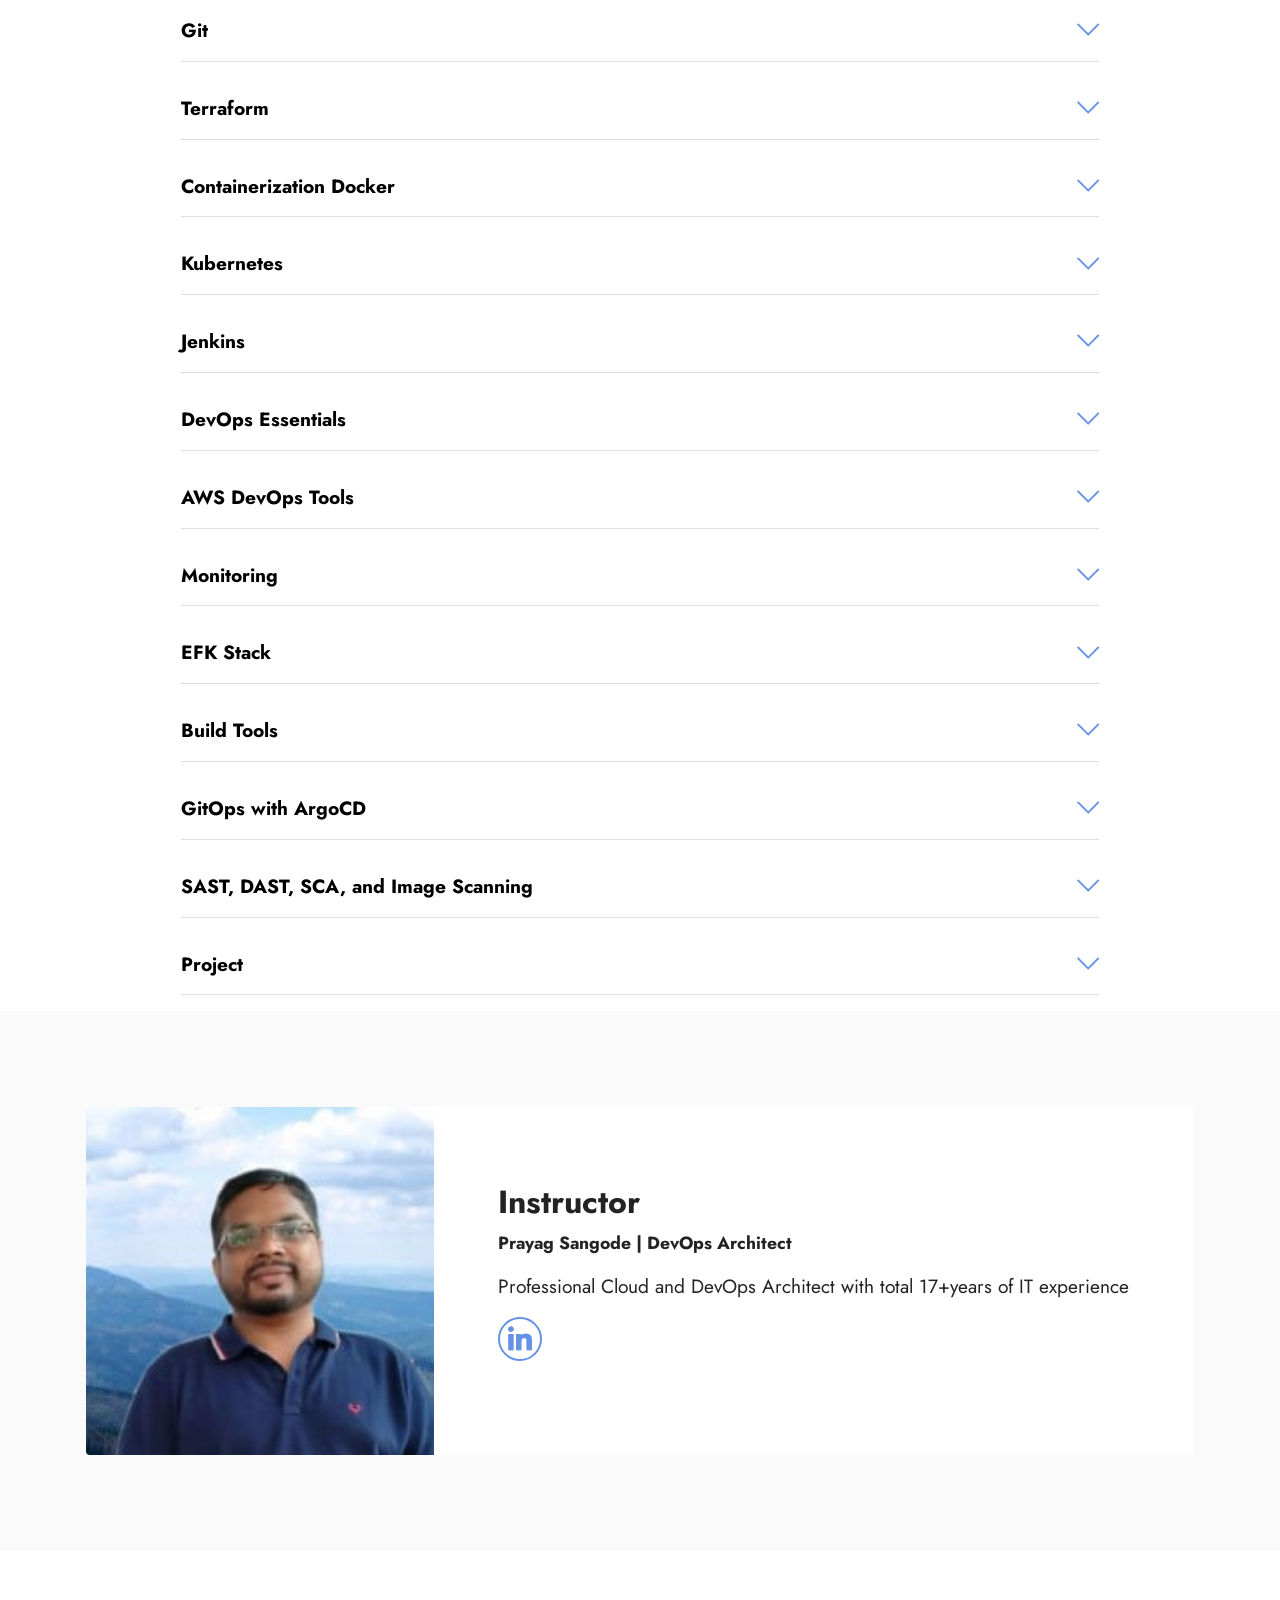
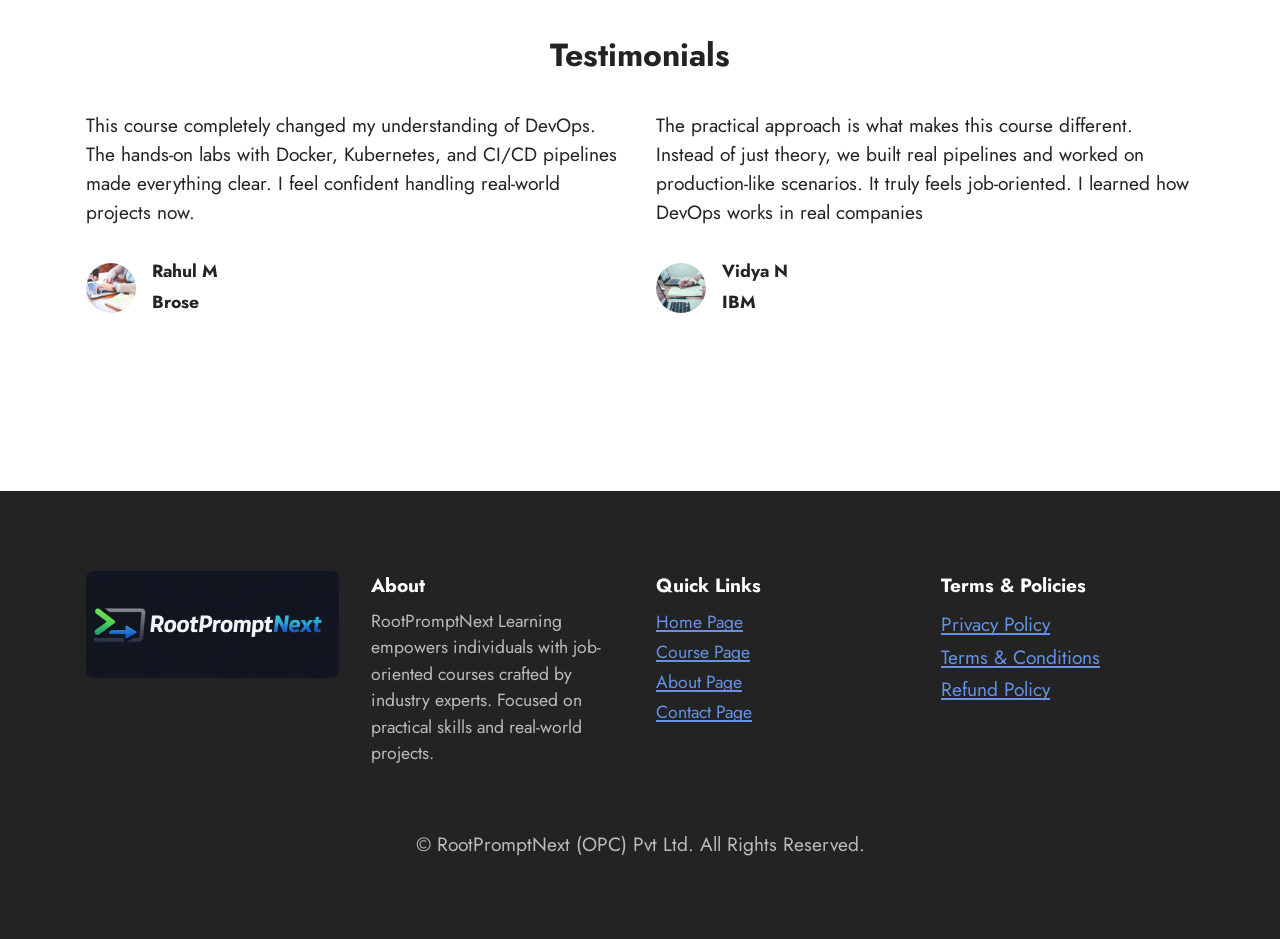
<file: course.html>
<!DOCTYPE html>
<html  >
<head>
  <!-- Site made with Mobirise Website Builder v6.0.6, https://mobirise.com -->
  <meta charset="UTF-8">
  <meta http-equiv="X-UA-Compatible" content="IE=edge">
  <meta name="generator" content="Mobirise v6.0.6, mobirise.com">
  <meta name="viewport" content="width=device-width, initial-scale=1, minimum-scale=1">
  <link rel="shortcut icon" href="assets/images/faviconrpn-62x46.png" type="image/x-icon">
  <meta name="description" content="Explore the complete DevOps course curriculum at RootPromptNext Learning. Learn Docker, Kubernetes, CI/CD, Infrastructure as Code, DevSecOps, cloud deployment, and real-world projects through step-by-step hands-on labs">
  
  
  <title>Course | DevOps Course Curriculum | Hands-on DevOps Training – RootPromptNext</title>
  <link rel="stylesheet" href="assets/web/assets/mobirise-icons2/mobirise2.css">
  <link rel="stylesheet" href="assets/web/assets/mobirise-icons/mobirise-icons.css">
  <link rel="stylesheet" href="assets/bootstrap/css/bootstrap.min.css">
  <link rel="stylesheet" href="assets/bootstrap/css/bootstrap-grid.min.css">
  <link rel="stylesheet" href="assets/bootstrap/css/bootstrap-reboot.min.css">
  <link rel="stylesheet" href="assets/dropdown/css/style.css">
  <link rel="stylesheet" href="assets/socicon/css/styles.css">
  <link rel="stylesheet" href="assets/theme/css/style.css">
  <link rel="preload" href="https://fonts.googleapis.com/css?family=Jost:100,200,300,400,500,600,700,800,900,100i,200i,300i,400i,500i,600i,700i,800i,900i&display=swap" as="style" onload="this.onload=null;this.rel='stylesheet'">
  <noscript><link rel="stylesheet" href="https://fonts.googleapis.com/css?family=Jost:100,200,300,400,500,600,700,800,900,100i,200i,300i,400i,500i,600i,700i,800i,900i&display=swap"></noscript>
  <link rel="preload" as="style" href="assets/mobirise/css/mbr-additional.css?v=pPJLbJ"><link rel="stylesheet" href="assets/mobirise/css/mbr-additional.css?v=pPJLbJ" type="text/css">

  
  
  
</head>
<body>
  
  <section data-bs-version="5.1" class="menu menu1 cid-vcCZfZOVv4" once="menu" id="menu1-16">
    

    <nav class="navbar navbar-dropdown navbar-fixed-top navbar-expand-lg">
        <div class="container">
            <div class="navbar-brand">
                <span class="navbar-logo">
                    <a href="https://learning.rootpromptnext.com/">
                        <img src="assets/images/rpn-transparent2-384x97.png" alt="Mobirise Website Builder" style="height: 4rem;">
                    </a>
                </span>
                <span class="navbar-caption-wrap"><a class="navbar-caption text-black display-7" href="https://mobiri.se"></a></span>
            </div>
            <button class="navbar-toggler" type="button" data-toggle="collapse" data-bs-toggle="collapse" data-target="#navbarSupportedContent" data-bs-target="#navbarSupportedContent" aria-controls="navbarNavAltMarkup" aria-expanded="false" aria-label="Toggle navigation">
                <div class="hamburger">
                    <span></span>
                    <span></span>
                    <span></span>
                    <span></span>
                </div>
            </button>
            <div class="collapse navbar-collapse" id="navbarSupportedContent">
    <ul class="navbar-nav nav-dropdown" data-app-modern-menu="true">

        <li class="nav-item">
            <a class="nav-link link text-black text-primary display-4" href="index.html">Home</a>
        </li>

        <li class="nav-item">
            <a class="nav-link link text-black text-primary display-4" href="about.html">About</a>
        </li>

        <li class="nav-item">
            <a class="nav-link link text-black text-primary display-4" href="course.html">Courses</a>
        </li>

        <li class="nav-item">
            <a class="nav-link link text-black text-primary display-4" href="services.html">Services</a>
        </li>

        <li class="nav-item">
            <a class="nav-link link text-black text-primary display-4" href="contact.html">Contact</a>
        </li>

    </ul>
                
                <div class="navbar-buttons mbr-section-btn"><a class="btn btn-primary display-4" href="contact.html#form7-2e">Register</a></div>
            </div>
        </div>
    </nav>
</section>

<section data-bs-version="5.1" class="header14 cid-vcCZg1M6U2" id="header14-19">

    

    

    <div class="container">
        <div class="row justify-content-center align-items-center">
            <div class="col-12 col-md-6 image-wrapper">
                <img src="assets/images/course2-1076x554.png" alt="Mobirise Website Builder">
            </div>
            <div class="col-12 col-md">
                <div class="text-wrapper">
                    <h1 class="mbr-section-title mbr-fonts-style mb-3 display-5"><strong>DevOps Course</strong></h1>
                    <p class="mbr-text mbr-fonts-style display-7">This course delivers hands-on training in core DevOps and essential DevSecOps practices used in real production environments.<br><br>You will work with industry-standard tools including Git, Jenkins, Docker, Kubernetes, Terraform, and GitOps with ArgoCD. The course also covers security integration into CI/CD pipelines using SAST, DAST, and container image scanning tools to ensure secure and efficient deployments.<br><br>Designed with a strong job-oriented approach, this program focuses on practical implementation, real-world pipeline design, and production-ready skills — helping you build the confidence and expertise required for modern DevOps roles.<br></p>
                    
                </div>
            </div>
        </div>
    </div>
</section>

<section data-bs-version="5.1" class="clients1 cid-vcD1IL89lU" id="clients1-1m">
    
    <div class="images-container container">
        <div class="mbr-section-head">
            <h3 class="mbr-section-title mbr-fonts-style align-center mb-0 display-5"><strong>Trusted by Professionals at</strong></h3>
            
            
        </div>
        <div class="row justify-content-center mt-4">
            <div class="col-md-3 card">
                <img src="assets/images/wipro-240x96.png" alt="WiproLogo">
            </div>
            <div class="col-md-3 card">
                <img src="assets/images/hcltech.ns-big-240x44.png" alt="AtosLogo">
            </div>
            <div class="col-md-3 card">
                <img src="assets/images/kyndryl-logo.svg-240x76.png" alt="Mobirise Website Builder">
            </div>
            <div class="col-md-3 card">
                <img src="assets/images/ltimindtree-logo.svg-2-240x46.png" alt="LTIMindtreeLogo">
            </div>
            <div class="col-md-3 card">
                <img src="assets/images/cognizant-logo-2022.svg-240x43.png" alt="Mobirise Website Builder">
            </div>
            <div class="col-md-3 card">
                <img src="assets/images/capgeminilogo-240x54.png" alt="Mobirise Website Builder">
            </div>
            <div class="col-md-3 card">
                <img src="assets/images/tcs.ns-big-240x57.png" alt="Mobirise Website Builder">
            </div>
            <div class="col-md-3 card">
                <img src="assets/images/ato.pa-240x79.png" alt="Mobirise Website Builder">
            </div>
        </div>
    </div>
</section>

<section data-bs-version="5.1" class="content17 cid-vcCZg3xCJ0" id="content17-1c">

    

    
    
    
    <div class="container">
        
            <div class="row justify-content-center">
                <div class="col-12 col-md-10">
                    <div class="section-head align-center mb-4">
                        <h3 class="mbr-section-title mb-0 mbr-fonts-style display-5">
                            <strong>DevOps Syllabus</strong></h3>
                        
                    </div>
                    
                    <div id="bootstrap-toggle" class="toggle-panel accordionStyles tab-content">
                        <div class="card mb-3">
                            <div class="card-header" role="tab" id="headingOne">
                                <a role="button" class="collapsed panel-title text-black" data-toggle="collapse" data-bs-toggle="collapse" data-core="" href="#collapse1_22" aria-expanded="false" aria-controls="collapse1">
                                    <h6 class="panel-title-edit mbr-fonts-style mb-0 display-7"><strong>Linux for DevOps</strong></h6>
                                    <span class="sign mbr-iconfont mbri-arrow-down"></span>
                                </a>
                            </div>
                            <div id="collapse1_22" class="panel-collapse noScroll collapse" role="tabpanel" aria-labelledby="headingOne">
                                <div class="panel-body">
                                    <p class="mbr-fonts-style panel-text display-7">✔&nbsp;Intro to Linux: Provisioning Ubuntu Linux VM on AWS
<br>✔ Basic Commands: Navigating file system
<br>✔&nbsp;User Management:&nbsp;User, groups, permissions
<br>✔&nbsp;Admin Access: Using sudo
<br>✔&nbsp;Web Servers: Apache &amp; Nginx setup
<br>✔&nbsp;Shell Scripting: Variables, input, operators, loops, functions
<br>✔&nbsp;File Operations: cut, awk, sed, grep</p>
                                </div>
                            </div>
                        </div>
                        <div class="card mb-3">
                            <div class="card-header" role="tab" id="headingTwo">
                                <a role="button" class="collapsed panel-title text-black" data-toggle="collapse" data-bs-toggle="collapse" data-core="" href="#collapse2_22" aria-expanded="false" aria-controls="collapse2">
                                    <h6 class="panel-title-edit mbr-fonts-style mb-0 display-7"><strong>AWS for DevOps</strong></h6>
                                    <span class="sign mbr-iconfont mbri-arrow-down"></span>
                                </a>

                            </div>
                            <div id="collapse2_22" class="panel-collapse noScroll collapse" role="tabpanel" aria-labelledby="headingTwo">
                                <div class="panel-body">
                                    <p class="mbr-fonts-style panel-text display-7">✔&nbsp;AWS Basics: Overview, global infrastructure, DevOps benefits, IaaS/PaaS/SaaS, real-world use cases
<br>✔&nbsp;Networking: Regions, AZs, Edge Locations
<br>✔&nbsp;Compute: EC2 basics, launching &amp; managing instances, AMIs, instance types, key pairs
<br>✔&nbsp;Storage: S3 buckets, EBS Volumes<br>✔&nbsp;VPC Fundamentals: VPC setup, subnets, IP addressing, route tables, IGW, NAT
<br>✔&nbsp;Databases: Amazon RDS basics
<br>✔&nbsp;Route 53: DNS hosting, hosted zones
<br>✔&nbsp;IAM: Users, groups, roles, policies
<br>✔&nbsp;Secrets Manager: Secure credential storage
<br>✔&nbsp;ACM: SSL/TLS certificate management</p>
                                </div>
                            </div>
                        </div>
                        <div class="card mb-3">
                            <div class="card-header" role="tab" id="headingThree">
                                <a role="button" class="collapsed panel-title text-black" data-toggle="collapse" data-bs-toggle="collapse" data-core="" href="#collapse3_22" aria-expanded="false" aria-controls="collapse3">
                                    <h6 class="panel-title-edit mbr-fonts-style mb-0 display-7"><strong>Ansible for DevOps</strong></h6>
                                    <span class="sign mbr-iconfont mbri-arrow-down"></span>
                                </a>
                            </div>
                            <div id="collapse3_22" class="panel-collapse noScroll collapse" role="tabpanel" aria-labelledby="headingThree">
                                <div class="panel-body">
                                    <p class="mbr-fonts-style panel-text display-7">✔ What is Infrastructure as Code (IaC)?
<br>✔ What is Configuration Management and Configuration as code (CaC)?
<br>✔ Introduction to Ansible and its architecture
<br>✔ Installing and setting up Ansible (Control Node &amp; Managed Nodes)
<br>✔ Understanding Inventory and Ansible Ad-Hoc Commands
<br>✔ Writing and running Ansible Playbooks
<br>✔ Working with Ansible Variables and Facts
<br>✔ Conditionals, Loops, and Filters in Ansible
<br>✔ Using Ansible Handlers for idempotency
<br>✔ Organizing Playbooks using Roles
<br>✔ Ansible Galaxy and Reusing Community Roles</p>
                                </div>
                            </div>
                        </div>
                        <div class="card mb-3">
                            <div class="card-header" role="tab" id="headingThree">
                                <a role="button" class="collapsed panel-title text-black" data-toggle="collapse" data-bs-toggle="collapse" data-core="" href="#collapse4_22" aria-expanded="false" aria-controls="collapse4">
                                    <h6 class="panel-title-edit mbr-fonts-style mb-0 display-7"><strong>DevOps Essentials</strong></h6>
                                    <span class="sign mbr-iconfont mbri-arrow-down"></span>
                                </a>
                            </div>
                            <div id="collapse4_22" class="panel-collapse noScroll collapse" role="tabpanel" aria-labelledby="headingThree">
                                <div class="panel-body">
                                    <p class="mbr-fonts-style panel-text display-7">✔ Why Learn DevOps?
<br>✔ What is SDLC - Software Development Lifecycle?
<br>✔ How is software Build and Run?
<br>✔ What is software code, compiler and library?
<br>✔ Modern Software Development Approach using DevOps
<br>✔ What is DevOps Culture?
<br>✔ What are various DevOps Phases?
<br>✔ What is Monolithic &amp; Microservices deployment process?
<br>✔ What Agile &amp; DevOps?
<br>✔ Basics of System Design Approach
<br>✔ Introduction to various DevOps tools</p>
                                </div>
                            </div>
                        </div>
                        <div class="card mb-3">
                            <div class="card-header" role="tab" id="headingThree">
                                <a role="button" class="collapsed panel-title text-black" data-toggle="collapse" data-bs-toggle="collapse" data-core="" href="#collapse5_22" aria-expanded="false" aria-controls="collapse5">
                                   <h6 class="panel-title-edit mbr-fonts-style mb-0 display-7"><strong>Git</strong></h6>
                                        <span class="mbr-iconfont mobi-mbri-arrow-down mobi-mbri"></span>
                                </a>
                            </div>
                            <div id="collapse5_22" class="panel-collapse noScroll collapse" role="tabpanel" aria-labelledby="headingThree">
                                <div class="panel-body">
                                    <p class="mbr-fonts-style panel-text display-7">✔ Introduction to Git
<br>✔ Why Git ?
<br>✔ How Git Works?
<br>✔ Git best practices
<br>✔ What version control system?
<br>✔ Git lifecycle
<br>✔ Git commands
<br>✔ Working with branches
<br>✔ Merging the branches
<br>✔ GitHub &amp; GitLab</p>
                                </div>
                            </div>
                        </div>
                        <div class="card mb-3">
                            <div class="card-header" role="tab" id="headingThree">
                                <a role="button" class="collapsed panel-title text-black" data-toggle="collapse" data-bs-toggle="collapse" data-core="" href="#collapse6_22" aria-expanded="false" aria-controls="collapse6">
                                    <h6 class="panel-title-edit mbr-fonts-style mb-0 display-7"><strong>Terraform</strong></h6>
                                    <span class="mbr-iconfont mobi-mbri-arrow-down mobi-mbri"></span>
                                </a>
                            </div>
                            <div id="collapse6_22" class="panel-collapse noScroll collapse" role="tabpanel" aria-labelledby="headingThree">
                                <div class="panel-body">
                                    <p class="mbr-fonts-style panel-text display-7">✔ What is Infrastructure as code(IaC)?
<br>✔ Understanding terms deployment, provisioning, orchestration and config management.
<br>✔ Understanding terms Mutable and Immutable infrastructure.
<br>✔ Understanding terms Idempotence, Imperative &amp; Declarative.
<br>✔ Advantages of Terraform.
<br>✔ Terraform lifecycle
<br>✔ Terraform components
<br>✔ Terraform modules
<br>✔ Terraform variables
<br>✔ Terraform output
<br>✔ Data Sources in terraform
<br>✔ Terraform state files and locking
<br>✔ Introduction to terraform cloud
<br>✔ AWS resources provisioning using terraform</p>
                                </div>
                            </div>
                        </div>
                    </div>
                </div>
            </div>
        </div>
</section>

<section data-bs-version="5.1" class="content17 cid-vcCZg4mOrg" id="content17-1d">

    

    
    
    
    <div class="container">
        
            <div class="row justify-content-center">
                <div class="col-12 col-md-10">
                    
                    
                    <div id="bootstrap-toggle" class="toggle-panel accordionStyles tab-content">
                        <div class="card mb-3">
                            <div class="card-header" role="tab" id="headingOne">
                                <a role="button" class="collapsed panel-title text-black" data-toggle="collapse" data-bs-toggle="collapse" data-core="" href="#collapse1_23" aria-expanded="false" aria-controls="collapse1">
                                    <h6 class="panel-title-edit mbr-fonts-style mb-0 display-7"><strong>Containerization Docker</strong></h6>
                                    <span class="sign mbr-iconfont mbri-arrow-down"></span>
                                </a>
                            </div>
                            <div id="collapse1_23" class="panel-collapse noScroll collapse" role="tabpanel" aria-labelledby="headingOne">
                                <div class="panel-body">
                                    <p class="mbr-fonts-style panel-text display-7">✔ What is containerization?
<br>✔ VM vs Containers
<br>✔ What is cgroups?
<br>✔ What is Docker?
<br>✔ What are Docker Images?
<br>✔ What is container registry?
<br>✔ What is Dockerfile?
<br>✔ DockerHub
<br>✔ Docker Compose<br>✔ Docker Volumes
<br>✔ Docker Network</p>
                                </div>
                            </div>
                        </div>
                        <div class="card mb-3">
                            <div class="card-header" role="tab" id="headingTwo">
                                <a role="button" class="collapsed panel-title text-black" data-toggle="collapse" data-bs-toggle="collapse" data-core="" href="#collapse2_23" aria-expanded="false" aria-controls="collapse2">
                                    <h6 class="panel-title-edit mbr-fonts-style mb-0 display-7"><strong>Kubernetes</strong></h6>
                                    <span class="sign mbr-iconfont mbri-arrow-down"></span>
                                </a>

                            </div>
                            <div id="collapse2_23" class="panel-collapse noScroll collapse" role="tabpanel" aria-labelledby="headingTwo">
                                <div class="panel-body">
                                    <p class="mbr-fonts-style panel-text display-7">✔ Introduction to Kubernetes
<br>✔ Various Kubernetes providers(vendors)
<br>✔ Kubernetes Architecture - master and worker nodes
<br>✔ K8s important standards - OCI, CRI
<br>✔ K8s installation using microk8s
<br>✔ K8s installation using kubeadm - vanilla k8s
<br>✔ K8s workload and workload resources
<br>✔ K8s object - pod, service, image, volume, namespace
<br>✔ K8s pod, replicaset and deployment
<br>✔ K8s services
<br>✔ K8s ingress
<br>✔ K8s imperative commands
<br>✔ K8s manifests
<br>✔ K8s storage class, pv, pvc
<br>✔ K8s configmap
<br>✔ K8s secrets
<br>✔ Introduction to k8s deployment strategies - recreate, rolling update, blue/green deployment, canary deployment
<br>✔ K8s important concepts like liveness, readiness, and startup probes
<br>✔ K8s concepts like stateful workload, stateless workload, and daemonset
<br>✔ Introduction to HorizontalPodAutoscaler(HPA)
<br>✔ Introduction to Helm Chart<br>✔ Introduction to Operators</p>
                                </div>
                            </div>
                        </div>
                        <div class="card mb-3">
                            <div class="card-header" role="tab" id="headingThree">
                                <a role="button" class="collapsed panel-title text-black" data-toggle="collapse" data-bs-toggle="collapse" data-core="" href="#collapse3_23" aria-expanded="false" aria-controls="collapse3">
                                    <h6 class="panel-title-edit mbr-fonts-style mb-0 display-7"><strong>Jenkins</strong></h6>
                                    <span class="sign mbr-iconfont mbri-arrow-down"></span>
                                </a>
                            </div>
                            <div id="collapse3_23" class="panel-collapse noScroll collapse" role="tabpanel" aria-labelledby="headingThree">
                                <div class="panel-body">
                                    <p class="mbr-fonts-style panel-text display-7">✔ What is CI/CD?
<br>✔ What is Pipeline?
<br>✔ What is Jenkins?
<br>✔ Jenkins Installation
<br>✔ Jenkins freestyle project
<br>✔ Jenkins scripted and declarative pipeline
<br>✔ Jenkins credentials
<br>✔ Jenkins Plugins
<br>✔ CI/CD pipeline to deploy application on k8s cluster using Jenkins
<br>✔ Github webhook with Jenkins
<br>✔ Introduction to Jenkins master-slave setup</p>
                                </div>
                            </div>
                        </div>
                        <div class="card mb-3">
                            <div class="card-header" role="tab" id="headingThree">
                                <a role="button" class="collapsed panel-title text-black" data-toggle="collapse" data-bs-toggle="collapse" data-core="" href="#collapse4_23" aria-expanded="false" aria-controls="collapse4">
                                    <h6 class="panel-title-edit mbr-fonts-style mb-0 display-7"><strong>DevOps Essentials</strong></h6>
                                    <span class="sign mbr-iconfont mbri-arrow-down"></span>
                                </a>
                            </div>
                            <div id="collapse4_23" class="panel-collapse noScroll collapse" role="tabpanel" aria-labelledby="headingThree">
                                <div class="panel-body">
                                    <p class="mbr-fonts-style panel-text display-7">✔ Why Learn DevOps?
<br>✔ What is SDLC - Software Development Lifecycle?
<br>✔ How is software Build and Run?
<br>✔ What is software code, compiler and library?
<br>✔ Modern Software Development Approach using DevOps
<br>✔ What is DevOps Culture?
<br>✔ What are various DevOps Phases?
<br>✔ What is Monolithic &amp; Microservices deployment process?
<br>✔ What Agile &amp; DevOps?<br>✔ Introduction to various DevOps tools</p>
                                </div>
                            </div>
                        </div>
                        <div class="card mb-3">
                            <div class="card-header" role="tab" id="headingThree">
                                <a role="button" class="collapsed panel-title text-black" data-toggle="collapse" data-bs-toggle="collapse" data-core="" href="#collapse5_23" aria-expanded="false" aria-controls="collapse5">
                                   <h6 class="panel-title-edit mbr-fonts-style mb-0 display-7"><strong>AWS DevOps Tools</strong></h6>
                                        <span class="mbr-iconfont mobi-mbri-arrow-down mobi-mbri"></span>
                                </a>
                            </div>
                            <div id="collapse5_23" class="panel-collapse noScroll collapse" role="tabpanel" aria-labelledby="headingThree">
                                <div class="panel-body">
                                    <p class="mbr-fonts-style panel-text display-7">✔ AWS EKS
<br>✔ AWS ECR
<br>✔ AWS CodePipeline
<br>✔ AWS CodeBuild</p>
                                </div>
                            </div>
                        </div>
                        <div class="card mb-3">
                            <div class="card-header" role="tab" id="headingThree">
                                <a role="button" class="collapsed panel-title text-black" data-toggle="collapse" data-bs-toggle="collapse" data-core="" href="#collapse6_23" aria-expanded="false" aria-controls="collapse6">
                                    <h6 class="panel-title-edit mbr-fonts-style mb-0 display-7"><strong>Monitoring</strong></h6>
                                    <span class="mbr-iconfont mobi-mbri-arrow-down mobi-mbri"></span>
                                </a>
                            </div>
                            <div id="collapse6_23" class="panel-collapse noScroll collapse" role="tabpanel" aria-labelledby="headingThree">
                                <div class="panel-body">
                                    <p class="mbr-fonts-style panel-text display-7">✔ Prometheus
<br>✔ Grafana
<br>✔ Alertmanager</p>
                                </div>
                            </div>
                        </div>
                    </div>
                </div>
            </div>
        </div>
</section>

<section data-bs-version="5.1" class="content17 cid-vcCZg51hyA" id="content17-1e">

    

    
    
    
    <div class="container">
        
            <div class="row justify-content-center">
                <div class="col-12 col-md-10">
                    
                    
                    <div id="bootstrap-toggle" class="toggle-panel accordionStyles tab-content">
                        <div class="card mb-3">
                            <div class="card-header" role="tab" id="headingOne">
                                <a role="button" class="collapsed panel-title text-black" data-toggle="collapse" data-bs-toggle="collapse" data-core="" href="#collapse1_24" aria-expanded="false" aria-controls="collapse1">
                                    <h6 class="panel-title-edit mbr-fonts-style mb-0 display-7"><strong>EFK Stack</strong></h6>
                                    <span class="sign mbr-iconfont mbri-arrow-down"></span>
                                </a>
                            </div>
                            <div id="collapse1_24" class="panel-collapse noScroll collapse" role="tabpanel" aria-labelledby="headingOne">
                                <div class="panel-body">
                                    <p class="mbr-fonts-style panel-text display-7">✔ Elastic Search<br>✔ FluentBit<br>✔ Kibana</p>
                                </div>
                            </div>
                        </div>
                        <div class="card mb-3">
                            <div class="card-header" role="tab" id="headingTwo">
                                <a role="button" class="collapsed panel-title text-black" data-toggle="collapse" data-bs-toggle="collapse" data-core="" href="#collapse2_24" aria-expanded="false" aria-controls="collapse2">
                                    <h6 class="panel-title-edit mbr-fonts-style mb-0 display-7"><strong>Build Tools</strong></h6>
                                    <span class="sign mbr-iconfont mbri-arrow-down"></span>
                                </a>

                            </div>
                            <div id="collapse2_24" class="panel-collapse noScroll collapse" role="tabpanel" aria-labelledby="headingTwo">
                                <div class="panel-body">
                                    <p class="mbr-fonts-style panel-text display-7">✔ Understanding Build Tools: Why They Matter in Software Development
<br>✔ Build, Packaging, and Release Management for Java, Python, and JavaScript
<br>✔ Java SpringBoot Build &amp; Package
<br>✔ Dockerizing the Java Spring Boot Application
<br>✔ Nodejs Build &amp; Package
<br>✔ Dockerize nodejs application
<br>✔ Python Build and Package
<br>✔ Dockerize Python Application
<br>✔ Dotnet build and package
<br>✔ Dockerize the dotnet application</p>
                                </div>
                            </div>
                        </div>
                        <div class="card mb-3">
                            <div class="card-header" role="tab" id="headingThree">
                                <a role="button" class="collapsed panel-title text-black" data-toggle="collapse" data-bs-toggle="collapse" data-core="" href="#collapse3_24" aria-expanded="false" aria-controls="collapse3">
                                    <h6 class="panel-title-edit mbr-fonts-style mb-0 display-7"><strong>GitOps with ArgoCD</strong></h6>
                                    <span class="sign mbr-iconfont mbri-arrow-down"></span>
                                </a>
                            </div>
                            <div id="collapse3_24" class="panel-collapse noScroll collapse" role="tabpanel" aria-labelledby="headingThree">
                                <div class="panel-body">
                                    <p class="mbr-fonts-style panel-text display-7">✔ GitOps Principles and Benefits
<br>✔ Understanding Declarative Infrastructure and Desired State
<br>✔ ArgoCD Architecture and Components
<br>✔ Installing and Configuring ArgoCD
<br>✔ Connecting ArgoCD to Git Repositories
<br>✔ Managing Applications</p>
                                </div>
                            </div>
                        </div>
                        <div class="card mb-3">
                            <div class="card-header" role="tab" id="headingThree">
                                <a role="button" class="collapsed panel-title text-black" data-toggle="collapse" data-bs-toggle="collapse" data-core="" href="#collapse4_24" aria-expanded="false" aria-controls="collapse4">
                                    <h6 class="panel-title-edit mbr-fonts-style mb-0 display-7"><strong>SAST, DAST, SCA, and Image Scanning</strong></h6>
                                    <span class="sign mbr-iconfont mbri-arrow-down"></span>
                                </a>
                            </div>
                            <div id="collapse4_24" class="panel-collapse noScroll collapse" role="tabpanel" aria-labelledby="headingThree">
                                <div class="panel-body">
                                    <p class="mbr-fonts-style panel-text display-7">✔ SAST
<br>✔ Introduction to SAST and its Importance in SDLC
<br>✔ Common SAST Tools: SonarQube
<br>✔ Setting Up SAST in CI/CD Pipelines using SonarQube
<br>✔ Identifying and Fixing Code Vulnerabilities
<br>✔ Best Practices for Secure Code Analysis
<br>✔ DAST
<br>✔ Overview of DAST and Runtime Security
<br>✔ Popular DAST Tools: OWASP ZAP
<br>✔ Configuring DAST for Web Applications
<br>✔ Detecting Vulnerabilities (SQL Injection, XSS, etc.)
<br>✔ Automating DAST Scans in CI/CD Pipelines
<br>✔ SCA
<br>✔ Understanding SCA and Managing Open Source Risks
<br>✔ Key Tools: Snyk
<br>✔ Identifying Vulnerable Libraries and Dependencies
<br>✔ Remediation Strategies for Dependency Vulnerabilities
<br>✔ Integrating SCA into Build Pipelines
<br>✔ Container Image Scanning
<br>✔ Importance of Securing Container Images
<br>✔ Tools for Image Scanning: Trivy
<br>✔ Scanning Images for Vulnerabilities and Misconfigurations
<br>✔ Integrating Image Scans with Docker Build and CI/CD
<br>✔ Best Practices for Building Secure Container Images</p>
                                </div>
                            </div>
                        </div>
                        
                        
                    </div>
                </div>
            </div>
        </div>
</section>

<section data-bs-version="5.1" class="content17 cid-vcCZg5GwRa" id="content17-1f">

    

    
    
    
    <div class="container">
        
            <div class="row justify-content-center">
                <div class="col-12 col-md-10">
                    
                    
                    <div id="bootstrap-toggle" class="toggle-panel accordionStyles tab-content">
                        <div class="card mb-3">
                            <div class="card-header" role="tab" id="headingOne">
                                <a role="button" class="collapsed panel-title text-black" data-toggle="collapse" data-bs-toggle="collapse" data-core="" href="#collapse1_25" aria-expanded="false" aria-controls="collapse1">
                                    <h6 class="panel-title-edit mbr-fonts-style mb-0 display-7"><strong>Project</strong></h6>
                                    <span class="sign mbr-iconfont mbri-arrow-down"></span>
                                </a>
                            </div>
                            <div id="collapse1_25" class="panel-collapse noScroll collapse" role="tabpanel" aria-labelledby="headingOne">
                                <div class="panel-body">
                                    <p class="mbr-fonts-style panel-text display-7">✔ IaC - Create infra for deploying application using automation pipeline.
<br>✔ App deployment - Deploy application on infra created using CI/CD pipeline.
<br>✔ DevSecops Pipeline</p>
                                </div>
                            </div>
                        </div>
                        
                        
                        
                        
                        
                    </div>
                </div>
            </div>
        </div>
</section>

<section data-bs-version="5.1" class="team2 cid-vcCZg6oW17" xmlns="http://www.w3.org/1999/html" id="team2-1g">
    

    
    
    <div class="container">
        <div class="item features-image">
            <div class="item-wrapper">
                <div class="row align-items-center">
                    <div class="col-12 col-md-4">
                        <div class="image-wrapper">
                            <img src="assets/images/prayag-photo-linkedin-200x200.jpg" alt="Mobirise Website Builder">
                        </div>
                    </div>
                    <div class="col-12 col-md">
                        <div class="card-box">
                            <h5 class="card-title mbr-fonts-style m-0 mb-3 display-5"><p>
                                <strong>Instructor</strong>&nbsp;&nbsp;&nbsp;&nbsp;</p></h5>
                            <h6 class="card-subtitle mbr-fonts-style mb-3 display-4">
                                <strong>Prayag Sangode | DevOps Architect</strong></h6>
                            <p class="mbr-text mbr-fonts-style display-7">
                                Professional Cloud and DevOps Architect with total 17+years of IT experience</p>
                            <div class="social-row display-7">
                                <div class="soc-item">
                                    <a href="https://www.linkedin.com/in/prayag-sangode-41737318/" target="_blank">
                                        <span class="mbr-iconfont socicon-linkedin socicon"></span>
                                    </a>
                                </div>
                                
                                
                                
                                
                            </div>
                        </div>
                    </div>
                </div>
            </div>
        </div>
        
        
    </div>
</section>

<section data-bs-version="5.1" class="testimonials2 cid-vcD1I99yZq" id="testimonials2-1l">
    
    
    
    
    <div class="container">
        <h3 class="mbr-section-title mbr-fonts-style align-center mb-4 display-5">
            <strong>Testimonials</strong>
        </h3>
        <div class="row justify-content-center">
            <div class="item features-without-image mb-5 col-12 col-md-6">
                <div class="item-wrapper">
                    <p class="mbr-text mbr-fonts-style mb-4 display-7">This course completely changed my understanding of DevOps. The hands-on labs with Docker, Kubernetes, and CI/CD pipelines made everything clear. I feel confident handling real-world projects now.</p>
                    <div class="d-flex mb-md-0 mb-4">
                        <div class="image-wrapper">
                            <img src="assets/images/mbr-816x544.jpg" alt="brose">
                        </div>
                        <div class="text-wrapper">
                            <p class="name mbr-fonts-style mb-1 display-4">
                                <strong>Rahul M</strong></p>
                            <p class="position mbr-fonts-style display-4"><strong>Brose&nbsp;</strong></p>
                        </div>
                    </div>
                </div>
            </div>
            <div class="item features-without-image mb-5 col-12 col-md-6">
                <div class="item-wrapper">
                    <p class="mbr-text mbr-fonts-style mb-4 display-7">The practical approach is what makes this course different. Instead of just theory, we built real pipelines and worked on production-like scenarios. It truly feels job-oriented.&nbsp;I learned how DevOps works in real companies</p>
                    <div class="d-flex mb-md-0 mb-4">
                        <div class="image-wrapper">
                            <img src="assets/images/mbr-1-816x544.jpg" alt="IBM">
                        </div>
                        <div class="text-wrapper">
                            <p class="name mbr-fonts-style mb-1 display-4">
                                <strong>Vidya N</strong></p>
                            <p class="position mbr-fonts-style display-4"><strong>IBM&nbsp;</strong></p>
                        </div>
                    </div>
                </div>
            </div>
        </div>
    </div>
</section>

<section data-bs-version="5.1" class="footer4 cid-vcDwDlw5gh" once="footers" id="footer4-1t">

    

    
    
    <div class="container">
        <div class="row mbr-white">
            <div class="col-6 col-lg-3">
                <div class="media-wrap col-md-12 col-12">
                    <a href="https://learning.rootpromptnext.com/">
                        <img src="assets/images/rpnlogo-506x213.png" alt="Mobirise Website Builder">
                    </a>
                </div>
            </div>
            <div class="col-12 col-md-6 col-lg-3">
                <h5 class="mbr-section-subtitle mbr-fonts-style mb-2 display-7">
                    <strong>About</strong>
                </h5>
                <p class="mbr-text mbr-fonts-style mb-4 display-4">
                    RootPromptNext Learning empowers individuals with job-oriented courses crafted by industry experts. Focused on practical skills and real-world projects.</p>
                
                
            </div>
            <div class="col-12 col-md-6 col-lg-3">
                <h5 class="mbr-section-subtitle mbr-fonts-style mb-2 display-7">
                    <strong>Quick Links</strong></h5>
                <ul class="list mbr-fonts-style display-4">
                    <li class="mbr-text item-wrap"><a href="index.html" class="text-primary">Home Page</a></li>
                    <li class="mbr-text item-wrap"><a href="course.html" class="text-primary">Course Page</a></li>
                    <li class="mbr-text item-wrap"><a href="about.html" class="text-primary">About Page</a></li>
                    <li class="mbr-text item-wrap"><a href="contact.html" class="text-primary">Contact Page</a></li>
                </ul>
            </div>
            <div class="col-12 col-md-6 col-lg-3">
                <h5 class="mbr-section-subtitle mbr-fonts-style mb-2 display-7"><strong>Terms &amp; Policies</strong></h5>
                <ul class="list mbr-fonts-style display-7">
                    <li class="mbr-text item-wrap"><a href="privacy-policy.html" class="text-primary">Privacy Policy</a></li>
                    <li class="mbr-text item-wrap"><a href="terms.html" class="text-primary">Terms &amp; Conditions</a></li>
                    <li class="mbr-text item-wrap"><a href="refund-policy.html" class="text-primary">Refund Policy</a></li>
                    <li class="mbr-text item-wrap"><br></li>
                </ul>
            </div>
            <div class="col-12 mt-4">
                <p class="mbr-text mb-0 mbr-fonts-style copyright align-center display-7">© RootPromptNext (OPC) Pvt Ltd. All Rights Reserved.</p>
            </div>
        </div>
    </div>
</section>
<!-- section class="display-7" style="padding: 0;align-items: center;justify-content: center;flex-wrap: wrap;    align-content: center;display: flex;position: relative;height: 4rem;"><a href="https://mobiri.se/1328554" style="flex: 1 1;height: 4rem;position: absolute;width: 100%;z-index: 1;"><img alt="" style="height: 4rem;" src="[data-uri]"></a><p style="margin: 0;text-align: center;" class="display-7">&#8204;</p><a style="z-index:1" href="https://mobirise.com/builder/ai-website-maker.html">Best AI Website Maker</a></section><script src="assets/bootstrap/js/bootstrap.bundle.min.js"></script>  <script src="assets/smoothscroll/smooth-scroll.js"></script>  <script src="assets/ytplayer/index.js"></script>  <script src="assets/dropdown/js/navbar-dropdown.js"></script>  <script src="assets/mbr-switch-arrow/mbr-switch-arrow.js"></script>  <script src="assets/theme/js/script.js"></script -->  
<!--
<section class="display-7" style="padding: 0;align-items: center;justify-content: center;flex-wrap: wrap;align-content: center;display: flex;position: relative;height: 4rem;">
<a href="https://mobiri.se/1328554" style="flex: 1 1;height: 4rem;position: absolute;width: 100%;z-index: 1;">
<img alt="" style="height: 4rem;" src="[data-uri]">
</a>
<p style="margin: 0;text-align: center;" class="display-7">&#8204;</p>
<a style="z-index:1" href="https://mobirise.com/builder/ai-website-builder.html">Free AI Website Software</a>
</section>
-->

<script src="assets/bootstrap/js/bootstrap.bundle.min.js"></script>
<script src="assets/smoothscroll/smooth-scroll.js"></script>
<script src="assets/ytplayer/index.js"></script>
<script src="assets/dropdown/js/navbar-dropdown.js"></script>
<script src="assets/mbr-switch-arrow/mbr-switch-arrow.js"></script>
<script src="assets/theme/js/script.js"></script>
  
</body>
</html>
</file>
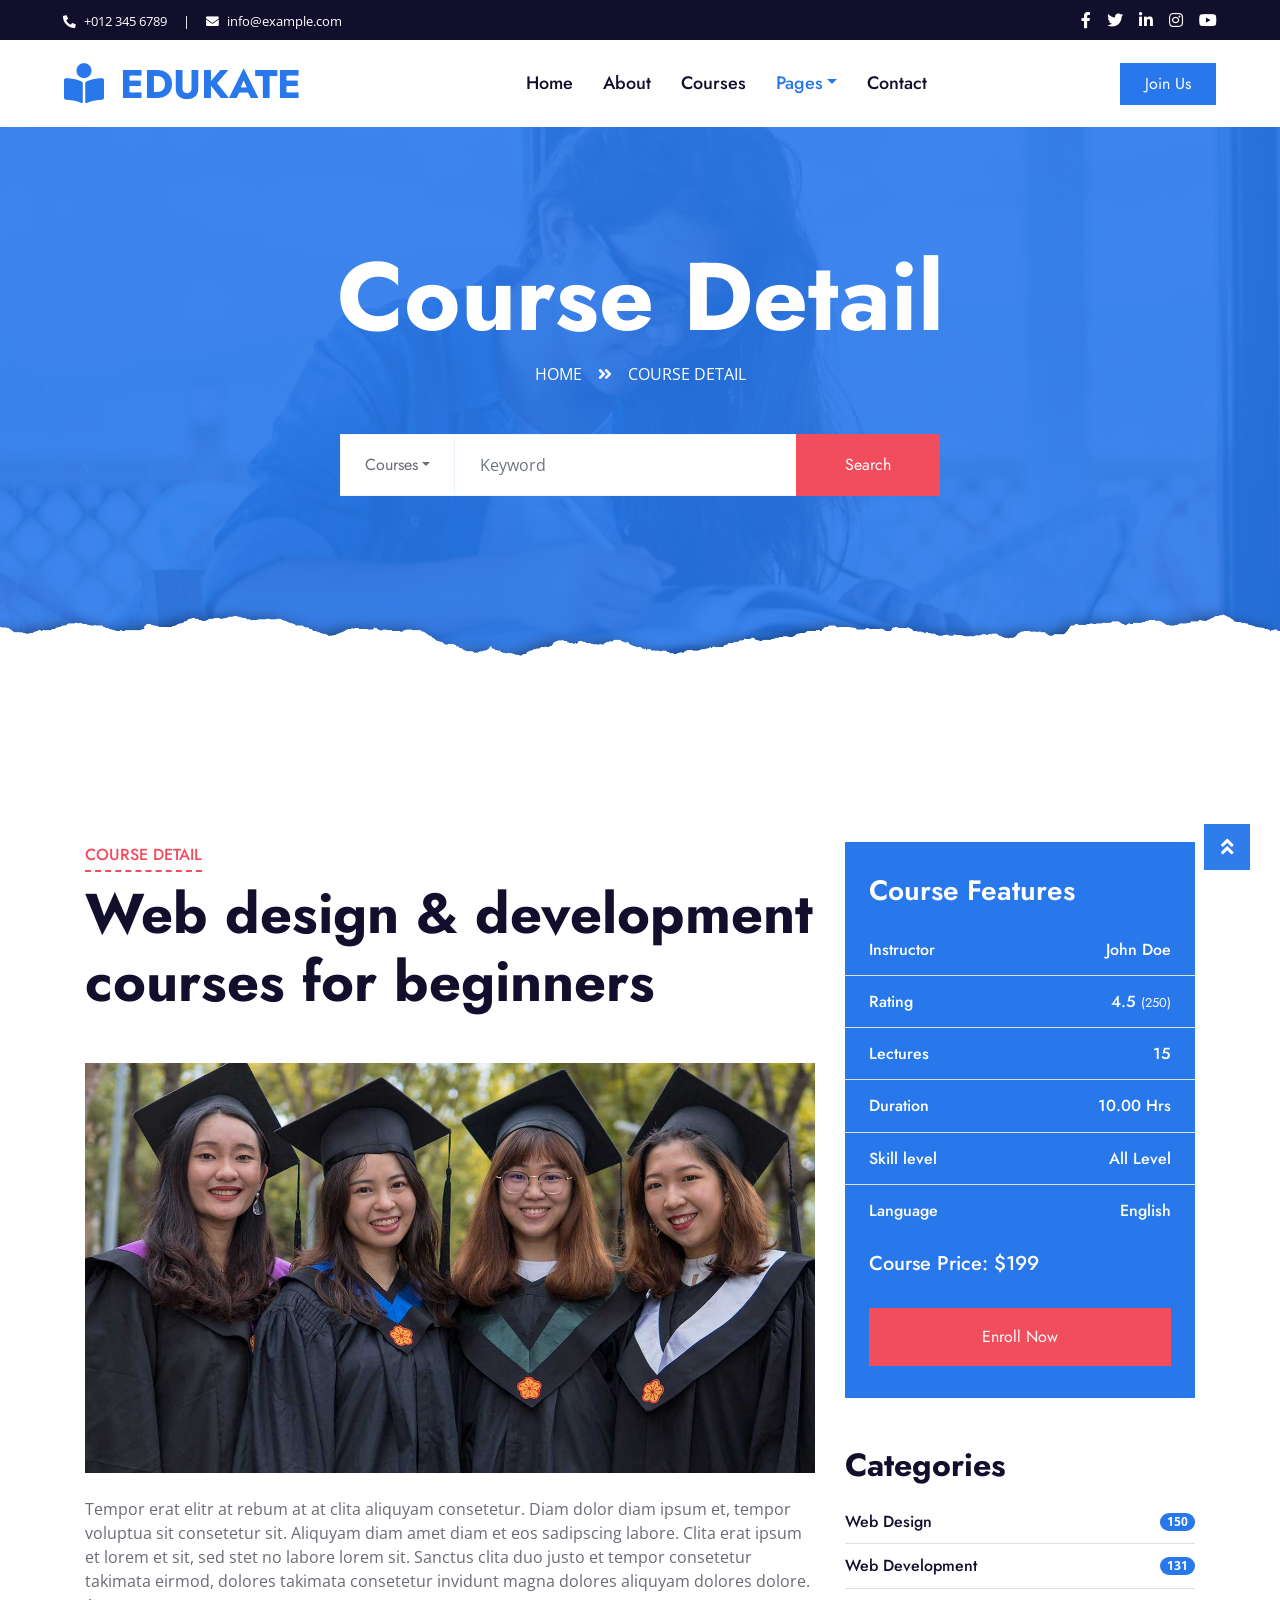
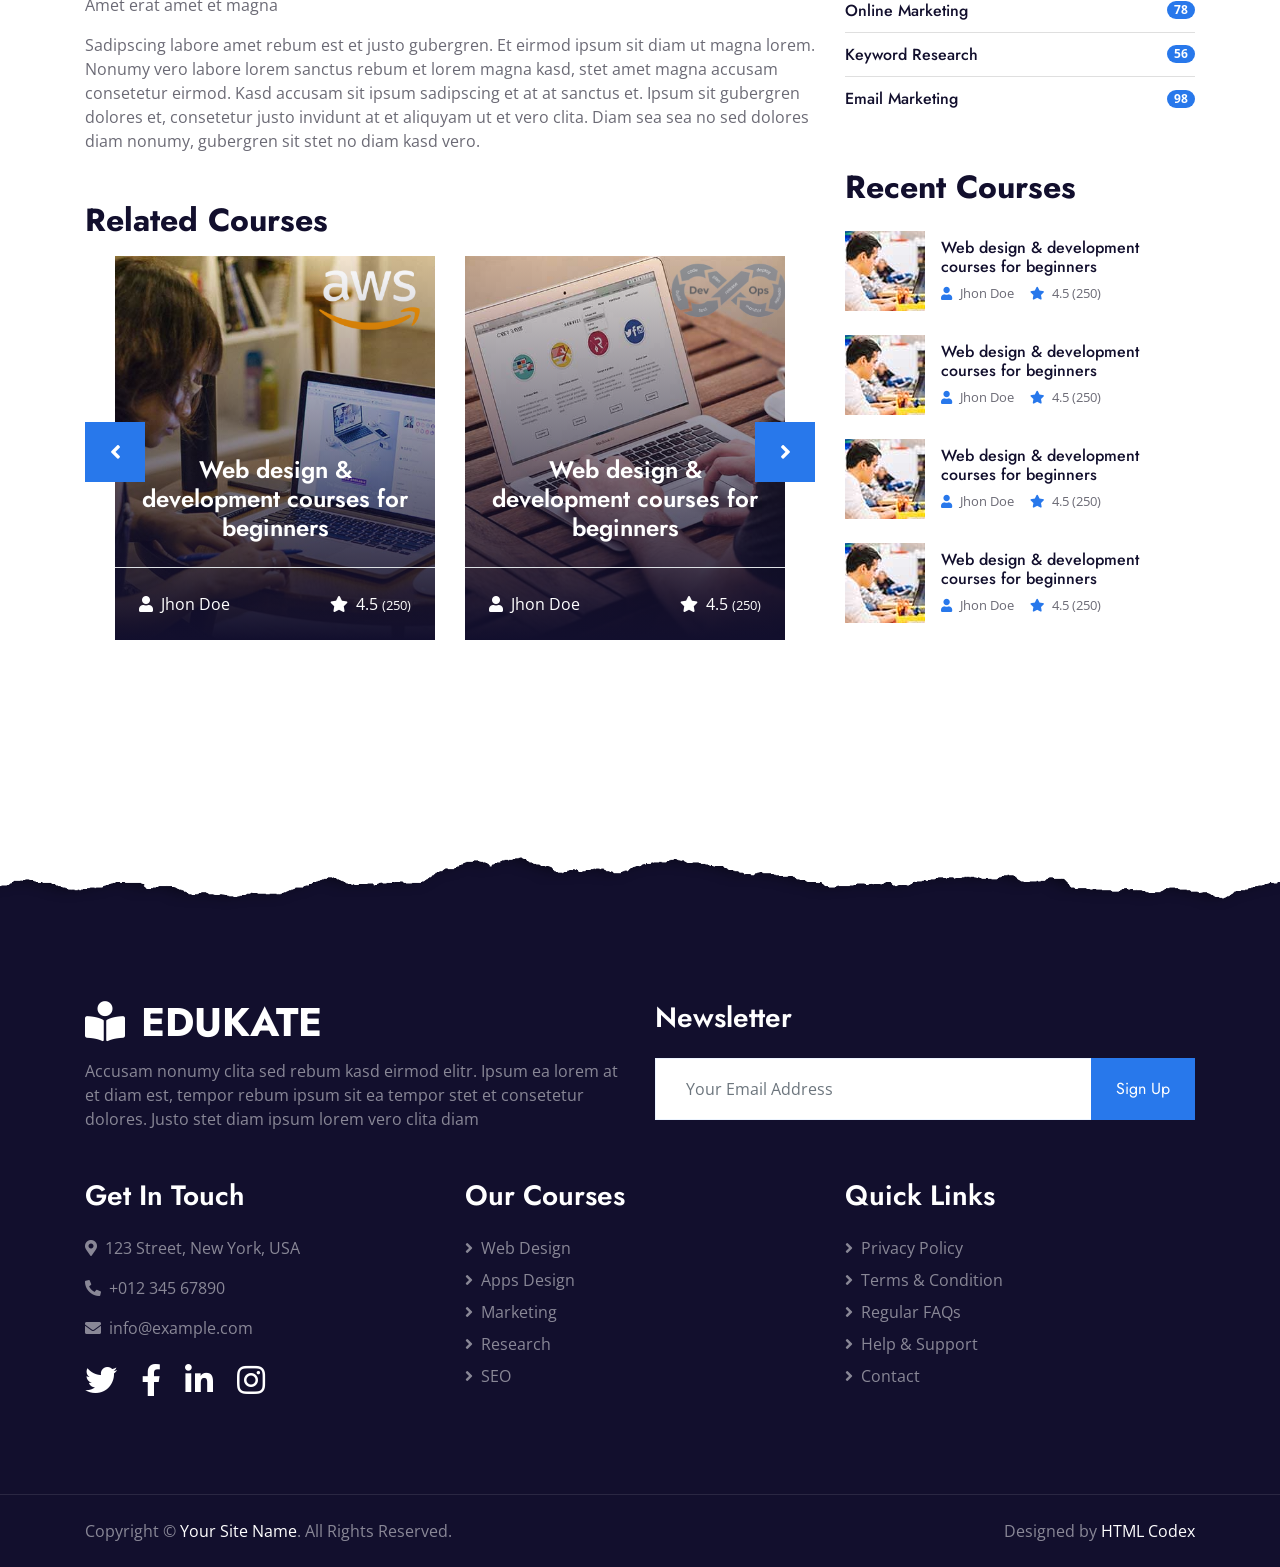
<file: detail.html>
<!DOCTYPE html>
<html lang="en">

<head>
    <meta charset="utf-8">
    <title>Edukate - Online Education Website Template</title>
    <meta content="width=device-width, initial-scale=1.0" name="viewport">
    <meta content="Free HTML Templates" name="keywords">
    <meta content="Free HTML Templates" name="description">

    <!-- Favicon -->
    <link href="img/favicon.ico" rel="icon">

    <!-- Google Web Fonts -->
    <link rel="preconnect" href="https://fonts.gstatic.com">
    <link href="https://fonts.googleapis.com/css2?family=Jost:wght@500;600;700&family=Open+Sans:wght@400;600&display=swap" rel="stylesheet"> 

    <!-- Font Awesome -->
    <link href="https://cdnjs.cloudflare.com/ajax/libs/font-awesome/5.10.0/css/all.min.css" rel="stylesheet">

    <!-- Libraries Stylesheet -->
    <link href="lib/owlcarousel/assets/owl.carousel.min.css" rel="stylesheet">

    <!-- Customized Bootstrap Stylesheet -->
    <link href="css/style.css" rel="stylesheet">
</head>

<body>
    <!-- Topbar Start -->
    <div class="container-fluid bg-dark">
        <div class="row py-2 px-lg-5">
            <div class="col-lg-6 text-center text-lg-left mb-2 mb-lg-0">
                <div class="d-inline-flex align-items-center text-white">
                    <small><i class="fa fa-phone-alt mr-2"></i>+012 345 6789</small>
                    <small class="px-3">|</small>
                    <small><i class="fa fa-envelope mr-2"></i>info@example.com</small>
                </div>
            </div>
            <div class="col-lg-6 text-center text-lg-right">
                <div class="d-inline-flex align-items-center">
                    <a class="text-white px-2" href="">
                        <i class="fab fa-facebook-f"></i>
                    </a>
                    <a class="text-white px-2" href="">
                        <i class="fab fa-twitter"></i>
                    </a>
                    <a class="text-white px-2" href="">
                        <i class="fab fa-linkedin-in"></i>
                    </a>
                    <a class="text-white px-2" href="">
                        <i class="fab fa-instagram"></i>
                    </a>
                    <a class="text-white pl-2" href="">
                        <i class="fab fa-youtube"></i>
                    </a>
                </div>
            </div>
        </div>
    </div>
    <!-- Topbar End -->


    <!-- Navbar Start -->
    <div class="container-fluid p-0">
        <nav class="navbar navbar-expand-lg bg-white navbar-light py-3 py-lg-0 px-lg-5">
            <a href="index.html" class="navbar-brand ml-lg-3">
                <h1 class="m-0 text-uppercase text-primary"><i class="fa fa-book-reader mr-3"></i>Edukate</h1>
            </a>
            <button type="button" class="navbar-toggler" data-toggle="collapse" data-target="#navbarCollapse">
                <span class="navbar-toggler-icon"></span>
            </button>
            <div class="collapse navbar-collapse justify-content-between px-lg-3" id="navbarCollapse">
                <div class="navbar-nav mx-auto py-0">
                    <a href="index.html" class="nav-item nav-link">Home</a>
                    <a href="about.html" class="nav-item nav-link">About</a>
                    <a href="course.html" class="nav-item nav-link">Courses</a>
                    <div class="nav-item dropdown">
                        <a href="#" class="nav-link dropdown-toggle active" data-toggle="dropdown">Pages</a>
                        <div class="dropdown-menu m-0">
                            <a href="detail.html" class="dropdown-item active">Course Detail</a>
                            <a href="feature.html" class="dropdown-item">Our Features</a>
                            <a href="team.html" class="dropdown-item">Instructors</a>
                            <a href="testimonial.html" class="dropdown-item">Testimonial</a>
                        </div>
                    </div>
                    <a href="contact.html" class="nav-item nav-link">Contact</a>
                </div>
                <a href="" class="btn btn-primary py-2 px-4 d-none d-lg-block">Join Us</a>
            </div>
        </nav>
    </div>
    <!-- Navbar End -->


    <!-- Header Start -->
    <div class="jumbotron jumbotron-fluid page-header position-relative overlay-bottom" style="margin-bottom: 90px;">
        <div class="container text-center py-5">
            <h1 class="text-white display-1">Course Detail</h1>
            <div class="d-inline-flex text-white mb-5">
                <p class="m-0 text-uppercase"><a class="text-white" href="">Home</a></p>
                <i class="fa fa-angle-double-right pt-1 px-3"></i>
                <p class="m-0 text-uppercase">Course Detail</p>
            </div>
            <div class="mx-auto mb-5" style="width: 100%; max-width: 600px;">
                <div class="input-group">
                    <div class="input-group-prepend">
                        <button class="btn btn-outline-light bg-white text-body px-4 dropdown-toggle" type="button" data-toggle="dropdown"
                            aria-haspopup="true" aria-expanded="false">Courses</button>
                        <div class="dropdown-menu">
                            <a class="dropdown-item" href="#">Courses 1</a>
                            <a class="dropdown-item" href="#">Courses 2</a>
                            <a class="dropdown-item" href="#">Courses 3</a>
                        </div>
                    </div>
                    <input type="text" class="form-control border-light" style="padding: 30px 25px;" placeholder="Keyword">
                    <div class="input-group-append">
                        <button class="btn btn-secondary px-4 px-lg-5">Search</button>
                    </div>
                </div>
            </div>
        </div>
    </div>
    <!-- Header End -->


    <!-- Detail Start -->
    <div class="container-fluid py-5">
        <div class="container py-5">
            <div class="row">
                <div class="col-lg-8">
                    <div class="mb-5">
                        <div class="section-title position-relative mb-5">
                            <h6 class="d-inline-block position-relative text-secondary text-uppercase pb-2">Course Detail</h6>
                            <h1 class="display-4">Web design & development courses for beginners</h1>
                        </div>
                        <img class="img-fluid rounded w-100 mb-4" src="img/header.jpg" alt="Image">
                        <p>Tempor erat elitr at rebum at at clita aliquyam consetetur. Diam dolor diam ipsum et, tempor voluptua sit consetetur sit. Aliquyam diam amet diam et eos sadipscing labore. Clita erat ipsum et lorem et sit, sed stet no labore lorem sit. Sanctus clita duo justo et tempor consetetur takimata eirmod, dolores takimata consetetur invidunt magna dolores aliquyam dolores dolore. Amet erat amet et magna</p>
                        
                        <p>Sadipscing labore amet rebum est et justo gubergren. Et eirmod ipsum sit diam ut magna lorem.
                            Nonumy vero labore lorem sanctus rebum et lorem magna kasd, stet amet magna accusam
                            consetetur eirmod. Kasd accusam sit ipsum sadipscing et at at sanctus et. Ipsum sit
                            gubergren dolores et, consetetur justo invidunt at et aliquyam ut et vero clita. Diam sea
                            sea no sed dolores diam nonumy, gubergren sit stet no diam kasd vero.</p>
                    </div>

                    <h2 class="mb-3">Related Courses</h2>
                    <div class="owl-carousel related-carousel position-relative" style="padding: 0 30px;">
                        <a class="courses-list-item position-relative d-block overflow-hidden mb-2" href="detail.html">
                            <img class="img-fluid" src="img/courses-1.jpg" alt="">
                            <div class="courses-text">
                                <h4 class="text-center text-white px-3">Web design & development courses for
                                    beginners</h4>
                                <div class="border-top w-100 mt-3">
                                    <div class="d-flex justify-content-between p-4">
                                        <span class="text-white"><i class="fa fa-user mr-2"></i>Jhon Doe</span>
                                        <span class="text-white"><i class="fa fa-star mr-2"></i>4.5
                                            <small>(250)</small></span>
                                    </div>
                                </div>
                            </div>
                        </a>
                        <a class="courses-list-item position-relative d-block overflow-hidden mb-2" href="detail.html">
                            <img class="img-fluid" src="img/courses-2.jpg" alt="">
                            <div class="courses-text">
                                <h4 class="text-center text-white px-3">Web design & development courses for
                                    beginners</h4>
                                <div class="border-top w-100 mt-3">
                                    <div class="d-flex justify-content-between p-4">
                                        <span class="text-white"><i class="fa fa-user mr-2"></i>Jhon Doe</span>
                                        <span class="text-white"><i class="fa fa-star mr-2"></i>4.5
                                            <small>(250)</small></span>
                                    </div>
                                </div>
                            </div>
                        </a>
                        <a class="courses-list-item position-relative d-block overflow-hidden mb-2" href="detail.html">
                            <img class="img-fluid" src="img/courses-3.jpg" alt="">
                            <div class="courses-text">
                                <h4 class="text-center text-white px-3">Web design & development courses for
                                    beginners</h4>
                                <div class="border-top w-100 mt-3">
                                    <div class="d-flex justify-content-between p-4">
                                        <span class="text-white"><i class="fa fa-user mr-2"></i>Jhon Doe</span>
                                        <span class="text-white"><i class="fa fa-star mr-2"></i>4.5
                                            <small>(250)</small></span>
                                    </div>
                                </div>
                            </div>
                        </a>
                    </div>
               </div>

                <div class="col-lg-4 mt-5 mt-lg-0">
                    <div class="bg-primary mb-5 py-3">
                        <h3 class="text-white py-3 px-4 m-0">Course Features</h3>
                        <div class="d-flex justify-content-between border-bottom px-4">
                            <h6 class="text-white my-3">Instructor</h6>
                            <h6 class="text-white my-3">John Doe</h6>
                        </div>
                        <div class="d-flex justify-content-between border-bottom px-4">
                            <h6 class="text-white my-3">Rating</h6>
                            <h6 class="text-white my-3">4.5 <small>(250)</small></h6>
                        </div>
                        <div class="d-flex justify-content-between border-bottom px-4">
                            <h6 class="text-white my-3">Lectures</h6>
                            <h6 class="text-white my-3">15</h6>
                        </div>
                        <div class="d-flex justify-content-between border-bottom px-4">
                            <h6 class="text-white my-3">Duration</h6>
                            <h6 class="text-white my-3">10.00 Hrs</h6>
                        </div>
                        <div class="d-flex justify-content-between border-bottom px-4">
                            <h6 class="text-white my-3">Skill level</h6>
                            <h6 class="text-white my-3">All Level</h6>
                        </div>
                        <div class="d-flex justify-content-between px-4">
                            <h6 class="text-white my-3">Language</h6>
                            <h6 class="text-white my-3">English</h6>
                        </div>
                        <h5 class="text-white py-3 px-4 m-0">Course Price: $199</h5>
                        <div class="py-3 px-4">
                            <a class="btn btn-block btn-secondary py-3 px-5" href="">Enroll Now</a>
                        </div>
                    </div>

                    <div class="mb-5">
                        <h2 class="mb-3">Categories</h2>
                        <ul class="list-group list-group-flush">
                            <li class="list-group-item d-flex justify-content-between align-items-center px-0">
                                <a href="" class="text-decoration-none h6 m-0">Web Design</a>
                                <span class="badge badge-primary badge-pill">150</span>
                            </li>
                            <li class="list-group-item d-flex justify-content-between align-items-center px-0">
                                <a href="" class="text-decoration-none h6 m-0">Web Development</a>
                                <span class="badge badge-primary badge-pill">131</span>
                            </li>
                            <li class="list-group-item d-flex justify-content-between align-items-center px-0">
                                <a href="" class="text-decoration-none h6 m-0">Online Marketing</a>
                                <span class="badge badge-primary badge-pill">78</span>
                            </li>
                            <li class="list-group-item d-flex justify-content-between align-items-center px-0">
                                <a href="" class="text-decoration-none h6 m-0">Keyword Research</a>
                                <span class="badge badge-primary badge-pill">56</span>
                            </li>
                            <li class="list-group-item d-flex justify-content-between align-items-center px-0">
                                <a href="" class="text-decoration-none h6 m-0">Email Marketing</a>
                                <span class="badge badge-primary badge-pill">98</span>
                            </li>
                        </ul>
                    </div>

                    <div class="mb-5">
                        <h2 class="mb-4">Recent Courses</h2>
                        <a class="d-flex align-items-center text-decoration-none mb-4" href="">
                            <img class="img-fluid rounded" src="img/courses-80x80.jpg" alt="">
                            <div class="pl-3">
                                <h6>Web design & development courses for beginners</h6>
                                <div class="d-flex">
                                    <small class="text-body mr-3"><i class="fa fa-user text-primary mr-2"></i>Jhon Doe</small>
                                    <small class="text-body"><i class="fa fa-star text-primary mr-2"></i>4.5 (250)</small>
                                </div>
                            </div>
                        </a>
                        <a class="d-flex align-items-center text-decoration-none mb-4" href="">
                            <img class="img-fluid rounded" src="img/courses-80x80.jpg" alt="">
                            <div class="pl-3">
                                <h6>Web design & development courses for beginners</h6>
                                <div class="d-flex">
                                    <small class="text-body mr-3"><i class="fa fa-user text-primary mr-2"></i>Jhon Doe</small>
                                    <small class="text-body"><i class="fa fa-star text-primary mr-2"></i>4.5 (250)</small>
                                </div>
                            </div>
                        </a>
                        <a class="d-flex align-items-center text-decoration-none mb-4" href="">
                            <img class="img-fluid rounded" src="img/courses-80x80.jpg" alt="">
                            <div class="pl-3">
                                <h6>Web design & development courses for beginners</h6>
                                <div class="d-flex">
                                    <small class="text-body mr-3"><i class="fa fa-user text-primary mr-2"></i>Jhon Doe</small>
                                    <small class="text-body"><i class="fa fa-star text-primary mr-2"></i>4.5 (250)</small>
                                </div>
                            </div>
                        </a>
                        <a class="d-flex align-items-center text-decoration-none" href="">
                            <img class="img-fluid rounded" src="img/courses-80x80.jpg" alt="">
                            <div class="pl-3">
                                <h6>Web design & development courses for beginners</h6>
                                <div class="d-flex">
                                    <small class="text-body mr-3"><i class="fa fa-user text-primary mr-2"></i>Jhon Doe</small>
                                    <small class="text-body"><i class="fa fa-star text-primary mr-2"></i>4.5 (250)</small>
                                </div>
                            </div>
                        </a>
                    </div>
                </div>
            </div>
        </div>
    </div>
    <!-- Detail End -->


    <!-- Footer Start -->
    <div class="container-fluid position-relative overlay-top bg-dark text-white-50 py-5" style="margin-top: 90px;">
        <div class="container mt-5 pt-5">
            <div class="row">
                <div class="col-md-6 mb-5">
                    <a href="index.html" class="navbar-brand">
                        <h1 class="mt-n2 text-uppercase text-white"><i class="fa fa-book-reader mr-3"></i>Edukate</h1>
                    </a>
                    <p class="m-0">Accusam nonumy clita sed rebum kasd eirmod elitr. Ipsum ea lorem at et diam est, tempor rebum ipsum sit ea tempor stet et consetetur dolores. Justo stet diam ipsum lorem vero clita diam</p>
                </div>
                <div class="col-md-6 mb-5">
                    <h3 class="text-white mb-4">Newsletter</h3>
                    <div class="w-100">
                        <div class="input-group">
                            <input type="text" class="form-control border-light" style="padding: 30px;" placeholder="Your Email Address">
                            <div class="input-group-append">
                                <button class="btn btn-primary px-4">Sign Up</button>
                            </div>
                        </div>
                    </div>
                </div>
            </div>
            <div class="row">
                <div class="col-md-4 mb-5">
                    <h3 class="text-white mb-4">Get In Touch</h3>
                    <p><i class="fa fa-map-marker-alt mr-2"></i>123 Street, New York, USA</p>
                    <p><i class="fa fa-phone-alt mr-2"></i>+012 345 67890</p>
                    <p><i class="fa fa-envelope mr-2"></i>info@example.com</p>
                    <div class="d-flex justify-content-start mt-4">
                        <a class="text-white mr-4" href="#"><i class="fab fa-2x fa-twitter"></i></a>
                        <a class="text-white mr-4" href="#"><i class="fab fa-2x fa-facebook-f"></i></a>
                        <a class="text-white mr-4" href="#"><i class="fab fa-2x fa-linkedin-in"></i></a>
                        <a class="text-white" href="#"><i class="fab fa-2x fa-instagram"></i></a>
                    </div>
                </div>
                <div class="col-md-4 mb-5">
                    <h3 class="text-white mb-4">Our Courses</h3>
                    <div class="d-flex flex-column justify-content-start">
                        <a class="text-white-50 mb-2" href="#"><i class="fa fa-angle-right mr-2"></i>Web Design</a>
                        <a class="text-white-50 mb-2" href="#"><i class="fa fa-angle-right mr-2"></i>Apps Design</a>
                        <a class="text-white-50 mb-2" href="#"><i class="fa fa-angle-right mr-2"></i>Marketing</a>
                        <a class="text-white-50 mb-2" href="#"><i class="fa fa-angle-right mr-2"></i>Research</a>
                        <a class="text-white-50" href="#"><i class="fa fa-angle-right mr-2"></i>SEO</a>
                    </div>
                </div>
                <div class="col-md-4 mb-5">
                    <h3 class="text-white mb-4">Quick Links</h3>
                    <div class="d-flex flex-column justify-content-start">
                        <a class="text-white-50 mb-2" href="#"><i class="fa fa-angle-right mr-2"></i>Privacy Policy</a>
                        <a class="text-white-50 mb-2" href="#"><i class="fa fa-angle-right mr-2"></i>Terms & Condition</a>
                        <a class="text-white-50 mb-2" href="#"><i class="fa fa-angle-right mr-2"></i>Regular FAQs</a>
                        <a class="text-white-50 mb-2" href="#"><i class="fa fa-angle-right mr-2"></i>Help & Support</a>
                        <a class="text-white-50" href="#"><i class="fa fa-angle-right mr-2"></i>Contact</a>
                    </div>
                </div>
            </div>
        </div>
    </div>
    <div class="container-fluid bg-dark text-white-50 border-top py-4" style="border-color: rgba(256, 256, 256, .1) !important;">
        <div class="container">
            <div class="row">
                <div class="col-md-6 text-center text-md-left mb-3 mb-md-0">
                    <p class="m-0">Copyright &copy; <a class="text-white" href="#">Your Site Name</a>. All Rights Reserved.
                    </p>
                </div>
                <div class="col-md-6 text-center text-md-right">
                    <p class="m-0">Designed by <a class="text-white" href="https://htmlcodex.com">HTML Codex</a>
                    </p>
                </div>
            </div>
        </div>
    </div>
    <!-- Footer End -->


    <!-- Back to Top -->
    <a href="#" class="btn btn-lg btn-primary rounded-0 btn-lg-square back-to-top"><i class="fa fa-angle-double-up"></i></a>


    <!-- JavaScript Libraries -->
    <script src="https://code.jquery.com/jquery-3.4.1.min.js"></script>
    <script src="https://stackpath.bootstrapcdn.com/bootstrap/4.4.1/js/bootstrap.bundle.min.js"></script>
    <script src="lib/easing/easing.min.js"></script>
    <script src="lib/waypoints/waypoints.min.js"></script>
    <script src="lib/counterup/counterup.min.js"></script>
    <script src="lib/owlcarousel/owl.carousel.min.js"></script>

    <!-- Template Javascript -->
    <script src="js/main.js"></script>
</body>

</html>
</file>
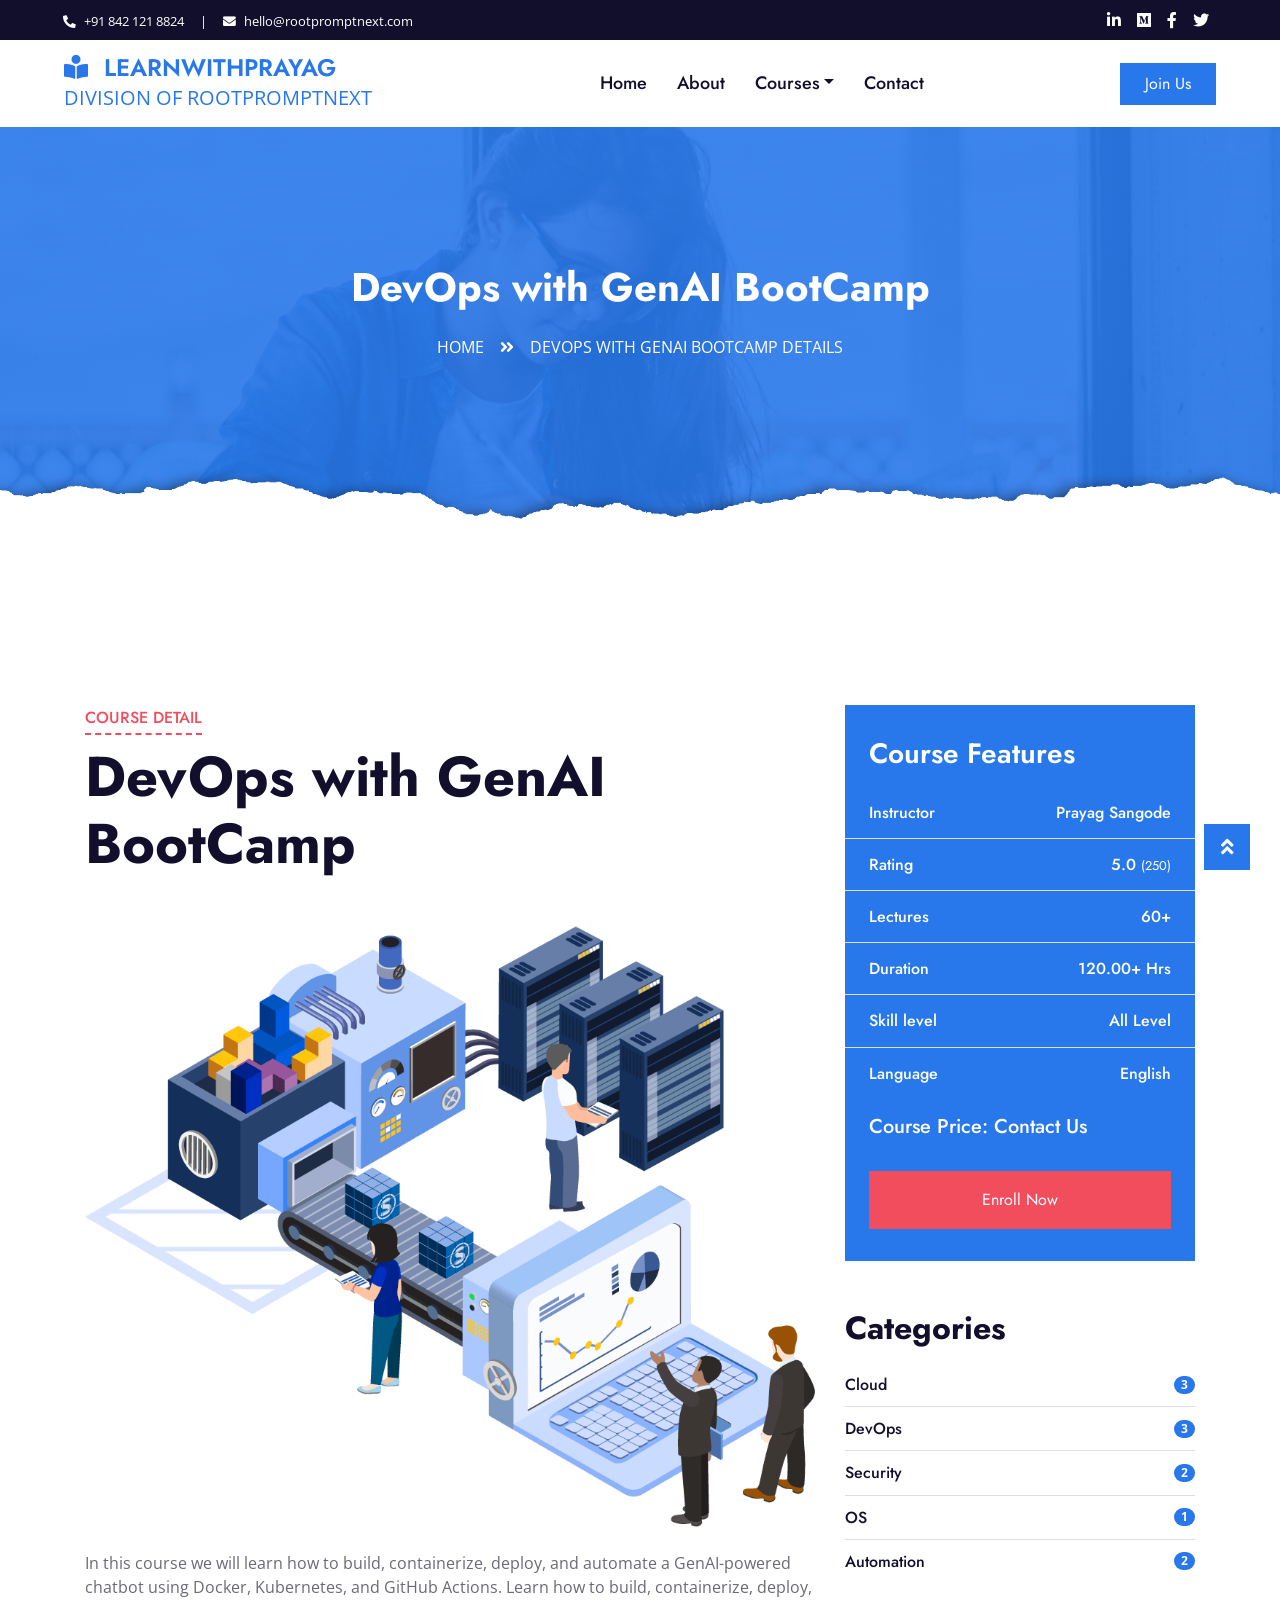
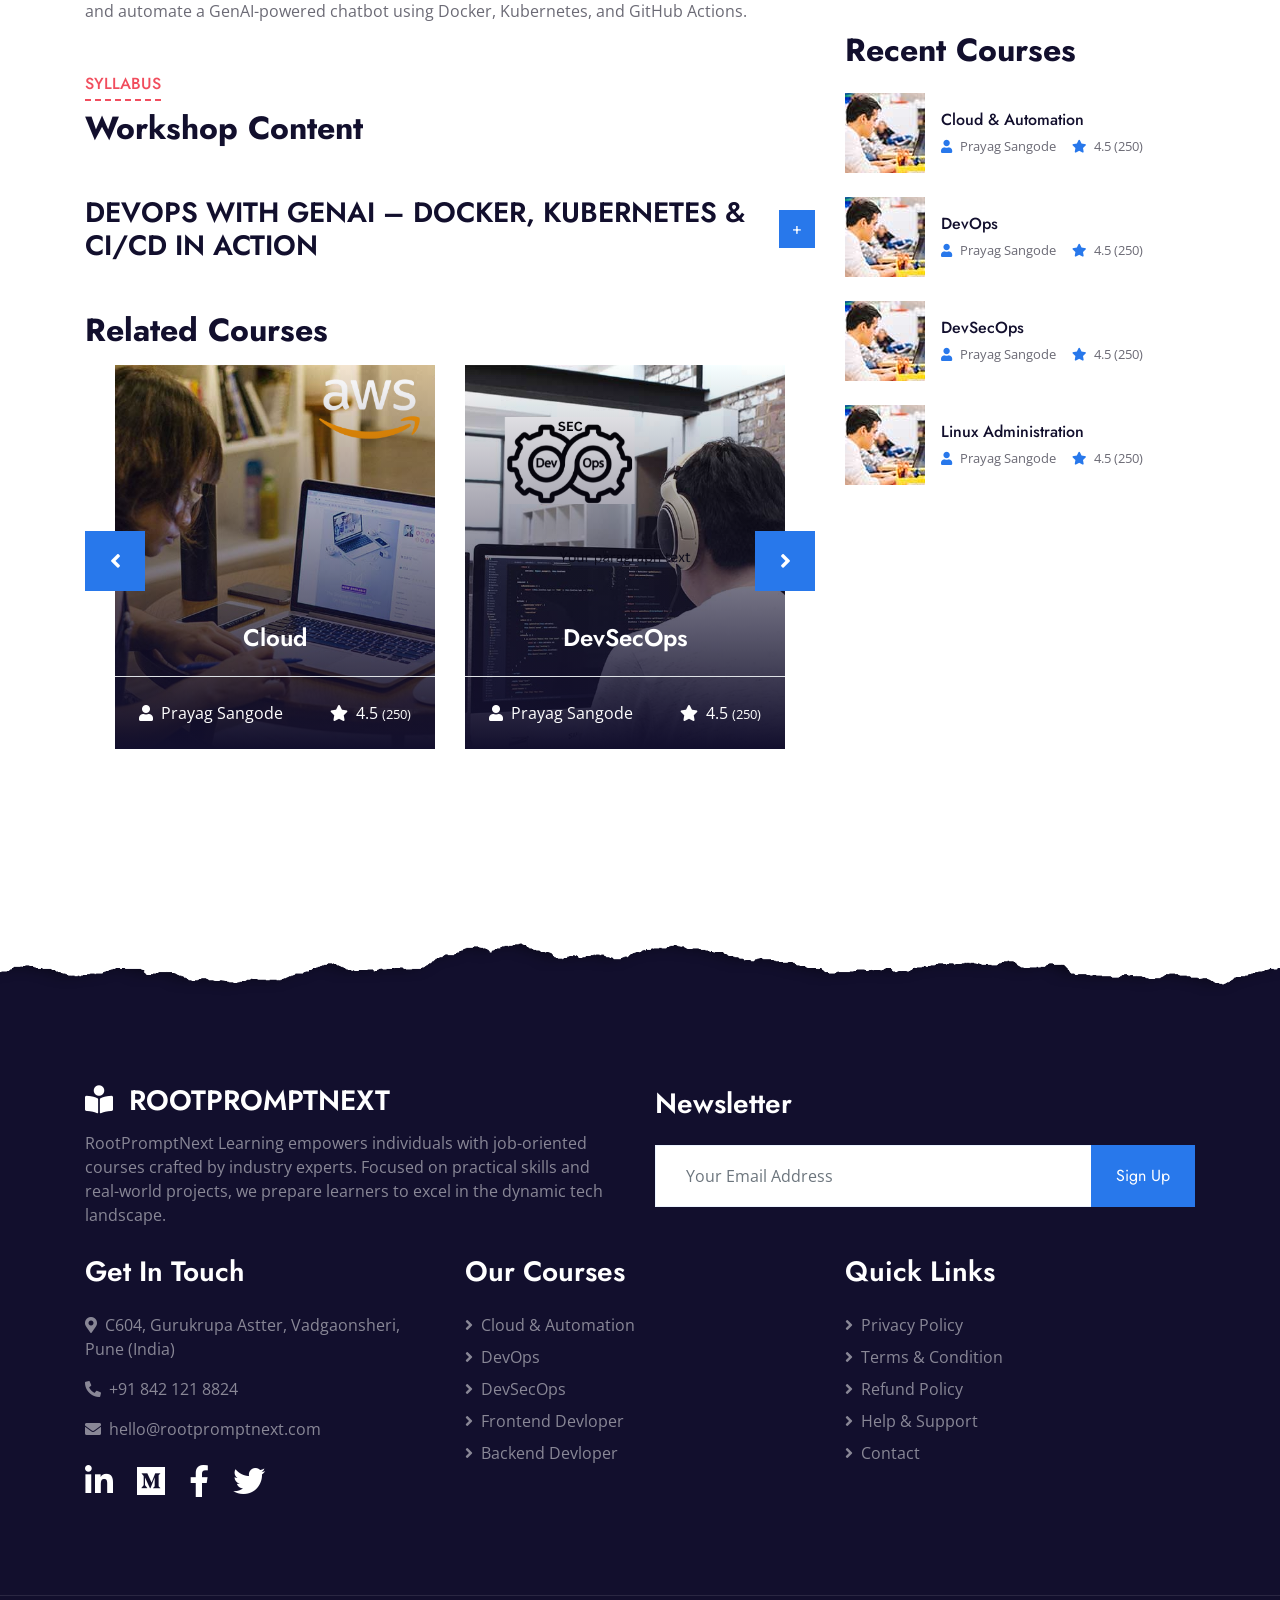
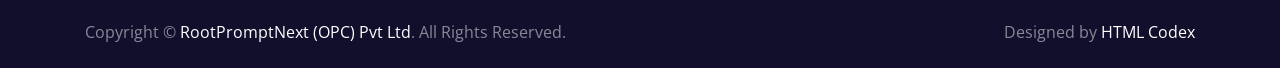
<file: devops-genai-bootcamp.html>
<!DOCTYPE html>
<html lang="en">

<head>
    <meta charset="utf-8">
    <title>RootPromptNext | Learning</title>
    <meta content="width=device-width, initial-scale=1.0" name="viewport">
    <meta content="100% Job Oriented Courses" name="keywords">
    <meta content="DevOps GenAI WorkShop" name="description">

    <!-- Favicon -->
    <link href="img/favicon.ico" rel="icon">

    <!-- Google Web Fonts -->
    <link rel="preconnect" href="https://fonts.gstatic.com">
    <link href="https://fonts.googleapis.com/css2?family=Jost:wght@500;600;700&family=Open+Sans:wght@400;600&display=swap" rel="stylesheet"> 

    <!-- Font Awesome -->
    <link href="https://cdnjs.cloudflare.com/ajax/libs/font-awesome/5.10.0/css/all.min.css" rel="stylesheet">

    <!-- Libraries Stylesheet -->
    <link href="lib/owlcarousel/assets/owl.carousel.min.css" rel="stylesheet">

    <!-- Customized Bootstrap Stylesheet -->
    <link href="css/style.css" rel="stylesheet">

        <!-- Bootstrap CSS -->
        <!--
        <link href="https://cdn.jsdelivr.net/npm/bootstrap@5.3.0/dist/css/bootstrap.min.css" rel="stylesheet">
        <style>
            table {
                width: 100%;
                border-collapse: collapse;
                margin-bottom: 20px;
            }
            table, th, td {
                border: 1px solid #ddd;
            }
            th, td {
                padding: 10px;
                text-align: left;
            }
            .syllabus-item {
                margin-bottom: 20px;
            }
            .collapse .table-container {
                margin-top: 15px;
            }
        </style>
        -->
</head>

<body>
    <!-- Topbar Start -->
    <div class="container-fluid bg-dark">
        <div class="row py-2 px-lg-5">
            <div class="col-lg-6 text-center text-lg-left mb-2 mb-lg-0">
                <div class="d-inline-flex align-items-center text-white">
                    <small><i class="fa fa-phone-alt mr-2"></i>+91 842 121 8824</small>
                    <small class="px-3">|</small>
                    <small><i class="fa fa-envelope mr-2"></i>hello@rootpromptnext.com</small>
                </div>
            </div>
            <div class="col-lg-6 text-center text-lg-right">
                <div class="d-inline-flex align-items-center">
                    <a class="text-white px-2" href="https://in.linkedin.com/in/prayag-sangode-41737318">
                        <i class="fab fa-linkedin-in"></i>
                    </a>
                    <a class="text-white px-2" href="https://medium.com/@prayag-sangode">
                        <i class="fab fa-medium"></i>
                    </a>
                    <a class="text-white px-2" href="https://www.facebook.com/people/LearnwithPrayag/61558592480852/">
                        <i class="fab fa-facebook-f"></i>
                    </a>
                    <a class="text-white px-2" href="https://x.com/prayagsangode">
                        <i class="fab fa-twitter"></i>
                    </a>
                </div>
            </div>
        </div>
    </div>
    <!-- Topbar End -->


    <!-- Navbar Start -->
    <div class="container-fluid p-0">
        <nav class="navbar navbar-expand-lg bg-white navbar-light py-3 py-lg-0 px-lg-5">
            <a href="index.html" class="navbar-brand ml-lg-3">
                <h4 class="m-0 text-uppercase text-primary"><i class="fa fa-book-reader mr-3"></i>LearnWithPrayag</h4>
                <p class="m-0 text-uppercase text-primary"><i class=""></i>Division of RootPromptNext</p>
            </a>
            <button type="button" class="navbar-toggler" data-toggle="collapse" data-target="#navbarCollapse">
                <span class="navbar-toggler-icon"></span>
            </button>
            <div class="collapse navbar-collapse justify-content-between px-lg-3" id="navbarCollapse">
                <div class="navbar-nav mx-auto py-0">
                    <a href="index.html" class="nav-item nav-link">Home</a>
                    <a href="about.html" class="nav-item nav-link">About</a>
                    <!-- a href="course.html" class="nav-item nav-link">Courses</a -->
                    <div class="nav-item dropdown">
                        <a href="course.html" class="nav-link dropdown-toggle" data-toggle="dropdown">Courses</a>
                        <div class="dropdown-menu m-0">
                            <a href="cloud.html" class="dropdown-item">AWS Cloud</a>
                            <a href="devops.html" class="dropdown-item">AWS DevOps</a>
                        </div>
                    </div>   
                    <!--
                    <div class="nav-item dropdown">
                        <a href="#" class="nav-link dropdown-toggle" data-toggle="dropdown">Pages</a>
                        <div class="dropdown-menu m-0">
                            <a href="detail.html" class="dropdown-item">Course Detail</a>
                            <a href="feature.html" class="dropdown-item">Our Features</a>
                            <a href="team.html" class="dropdown-item">Instructors</a>
                            <a href="testimonial.html" class="dropdown-item">Testimonial</a>
                        </div>
                    </div>
                    -->
                    <a href="contact.html" class="nav-item nav-link">Contact</a>
                </div>
                <a href="https://wa.me/918421218824" class="btn btn-primary py-2 px-4 d-none d-lg-block" target="_blank">Join Us </a>
                <!-- a href="" class="btn btn-primary py-2 px-4 d-none d-lg-block">Join Us</a -->
            </div>
        </nav>
    </div>
    <!-- Navbar End -->


    <!-- Header Start -->
    <div class="jumbotron jumbotron-fluid page-header position-relative overlay-bottom" style="margin-bottom: 90px;">
        <div class="container text-center py-5">
            <h1 class="text-white mt-4 mb-4">DevOps with GenAI BootCamp</h1>
            <!-- h1 class="text-white display-1">DevOps with GenAI BootCamp</h1 -->
            <div class="d-inline-flex text-white mb-5">
                <p class="m-0 text-uppercase"><a class="text-white" href="index.html">Home</a></p>
                <i class="fa fa-angle-double-right pt-1 px-3"></i>
                <p class="m-0 text-uppercase">DevOps with GenAI BootCamp Details</p>
            </div>
         <!--   
            <div class="mx-auto mb-5" style="width: 100%; max-width: 600px;">
                <div class="input-group">
                    <div class="input-group-prepend">
                        <button class="btn btn-outline-light bg-white text-body px-4 dropdown-toggle" type="button" data-toggle="dropdown"
                            aria-haspopup="true" aria-expanded="false">Courses</button>
                        <div class="dropdown-menu">
                            <a class="dropdown-item" href="#">Courses 1</a>
                            <a class="dropdown-item" href="#">Courses 2</a>
                            <a class="dropdown-item" href="#">Courses 3</a>
                        </div>
                    </div>
                    <input type="text" class="form-control border-light" style="padding: 30px 25px;" placeholder="Keyword">
                    <div class="input-group-append">
                        <button class="btn btn-secondary px-4 px-lg-5">Search</button>
                    </div>
                </div>
            </div>
        -->
        </div>
    </div>
    <!-- Header End -->


    <!-- Detail Start -->
    <div class="container-fluid py-5">
        <div class="container py-5">
            <div class="row">
                <div class="col-lg-8">
                    <div class="mb-5">
                        <div class="section-title position-relative mb-5">
                            <h6 class="d-inline-block position-relative text-secondary text-uppercase pb-2">Course Detail</h6>
                            <h1 class="display-4">DevOps with GenAI BootCamp</h1>
                        </div>
                        <img class="img-fluid rounded w-100 mb-4" src="img/header.png" alt="Image">
                        <p> In this course we will learn how to build, containerize, deploy, and automate a GenAI-powered chatbot using Docker, Kubernetes, and GitHub Actions.  
                        Learn how to build, containerize, deploy, and automate a GenAI-powered chatbot using Docker, Kubernetes, and GitHub Actions.
                        </p>
                    </div>
                    
                    <!-- Syllabus Section Start -->
                    <div class="mb-5">
                        <div class="section-title position-relative mb-5">
                            <h6 class="d-inline-block position-relative text-secondary text-uppercase pb-2">Syllabus</h6>
                            <h2 class="mb-3">Workshop Content</h2>
                        </div>

                        <!-- Curriculum Accordion Start -->
                        <div id="Curriculum-accordian">


                        <!-- Panel: DEVOPS WITH GENAI -->
                        <div class="panel panel-default clp-section_accord_bx">
                            <div class="panel-heading accordion-toggle collapsed"
                                 data-toggle="collapse"
                                 data-target="#module-genai"
                                 aria-expanded="false">
                                <h3 class="panel-title d-flex justify-content-between align-items-center">
                                    <span>DEVOPS WITH GENAI – DOCKER, KUBERNETES & CI/CD IN ACTION</span>
                                    <button class="btn btn-primary toggle-btn">+</button>
                                </h3>
                            </div>
                        
                            <div id="module-genai"
                                 class="panel-collapse collapse"
                                 aria-expanded="false"
                                 data-parent="#Curriculum-accordian">
                                <div class="panel-body">
                                    <ul>
                                        <li>What is GenAI?</li>
                                        <li>How GenAI applications work (Prompt → Inference → Response)</li>
                                        <li>Understanding AI Chatbot architecture (Frontend, Backend, LLM API)</li>
                                        <li>Overview of Large Language Models (LLMs)</li>
                                        <li>CPU vs GPU usage in GenAI applications (high level)</li>
                        
                                        <li><b>Docker for GenAI Applications</b>
                                            <ul>
                                                <li>Containerizing an AI chatbot application</li>
                                                <li>Writing a Dockerfile for a Python Flask app</li>
                                                <li>Running chatbot in Docker (Free mode vs API mode)</li>
                                                <li>Docker image build and push to DockerHub</li>
                                            </ul>
                                        </li>
                        
                                        <li><b>Kubernetes for GenAI Applications</b>
                                            <ul>
                                                <li>Deploying chatbot on Kubernetes</li>
                                                <li>Understanding Pod, Deployment, and Service</li>
                                                <li>Scaling chatbot replicas</li>
                                                <li>Managing environment variables and secrets</li>
                                            </ul>
                                        </li>
                        
                                        <li><b>CI/CD using GitHub Actions</b>
                                            <ul>
                                                <li>What is CI/CD in real-world projects?</li>
                                                <li>Automated Docker image build using GitHub Actions</li>
                                                <li>Pushing images to DockerHub</li>
                                                <li>Deploying application to Kubernetes using CI/CD</li>
                                            </ul>
                                        </li>
                        
                                        <li>End-to-end DevOps demo: Code → Docker → Kubernetes → CI/CD</li>
                                        <li>Best practices for deploying GenAI applications safely</li>
                                    </ul>
                                </div>
                            </div>
                        </div>
                     </div>
                </div>

                    <h2 class="mb-3">Related Courses</h2>
                    <div class="owl-carousel related-carousel position-relative" style="padding: 0 30px;">
                        <a class="courses-list-item position-relative d-block overflow-hidden mb-2" href="cloud.html">
                            <img class="img-fluid" src="img/courses-1.jpg" alt="">
                            <div class="courses-text">
                                <h4 class="text-center text-white px-3">Cloud</h4>
                                <div class="border-top w-100 mt-3">
                                    <div class="d-flex justify-content-between p-4">
                                        <span class="text-white"><i class="fa fa-user mr-2"></i>Prayag Sangode</span>
                                        <span class="text-white"><i class="fa fa-star mr-2"></i>4.5
                                            <small>(250)</small></span>
                                    </div>
                                </div>
                            </div>
                        </a>
                        <a class="courses-list-item position-relative d-block overflow-hidden mb-2" href="coming.html">
                            <img class="img-fluid" src="img/courses-3.jpg" alt="">
                            <div class="courses-text">
                                <h4 class="text-center text-white px-3">DevSecOps</h4>
                                <div class="border-top w-100 mt-3">
                                    <div class="d-flex justify-content-between p-4">
                                        <span class="text-white"><i class="fa fa-user mr-2"></i>Prayag Sangode</span>
                                        <span class="text-white"><i class="fa fa-star mr-2"></i>4.5
                                            <small>(250)</small></span>
                                    </div>
                                </div>
                            </div>
                        </a>
                        <a class="courses-list-item position-relative d-block overflow-hidden mb-2" href="coming.html">
                            <img class="img-fluid" src="img/courses-4.jpg" alt="">
                            <div class="courses-text">
                                <h4 class="text-center text-white px-3">Linux Administration</h4>
                                <div class="border-top w-100 mt-3">
                                    <div class="d-flex justify-content-between p-4">
                                        <span class="text-white"><i class="fa fa-user mr-2"></i>Prayag Sangode</span>
                                        <span class="text-white"><i class="fa fa-star mr-2"></i>5.0
                                            <small>(250)</small></span>
                                    </div>
                                </div>
                            </div>
                        </a>
                    </div>
               </div>

                <div class="col-lg-4 mt-5 mt-lg-0">
                    <div class="bg-primary mb-5 py-3">
                        <h3 class="text-white py-3 px-4 m-0">Course Features</h3>
                        <div class="d-flex justify-content-between border-bottom px-4">
                            <h6 class="text-white my-3">Instructor</h6>
                            <h6 class="text-white my-3">Prayag Sangode</h6>
                        </div>
                        <div class="d-flex justify-content-between border-bottom px-4">
                            <h6 class="text-white my-3">Rating</h6>
                            <h6 class="text-white my-3">5.0 <small>(250)</small></h6>
                        </div>
                        <div class="d-flex justify-content-between border-bottom px-4">
                            <h6 class="text-white my-3">Lectures</h6>
                            <h6 class="text-white my-3">60+</h6>
                        </div>
                        <div class="d-flex justify-content-between border-bottom px-4">
                            <h6 class="text-white my-3">Duration</h6>
                            <h6 class="text-white my-3">120.00+ Hrs</h6>
                        </div>
                        <div class="d-flex justify-content-between border-bottom px-4">
                            <h6 class="text-white my-3">Skill level</h6>
                            <h6 class="text-white my-3">All Level</h6>
                        </div>
                        <div class="d-flex justify-content-between px-4">
                            <h6 class="text-white my-3">Language</h6>
                            <h6 class="text-white my-3">English</h6>
                        </div>
                        <h5 class="text-white py-3 px-4 m-0">Course Price: Contact Us</h5>
                        <div class="py-3 px-4">
                            <a class="btn btn-block btn-secondary py-3 px-5" href="https://wa.me/919890374076" target="_blank">Enroll Now</a>
                        </div>
                        <!-- div class="py-3 px-4">
                            <a class="btn btn-block btn-secondary py-3 px-5" href="">Enroll Now</a>
                        </div -->
                    </div>

                    <div class="mb-5">
                        <h2 class="mb-3">Categories</h2>
                        <ul class="list-group list-group-flush">
                            <li class="list-group-item d-flex justify-content-between align-items-center px-0">
                                <a href="" class="text-decoration-none h6 m-0">Cloud</a>
                                <span class="badge badge-primary badge-pill">3</span>
                            </li>
                            <li class="list-group-item d-flex justify-content-between align-items-center px-0">
                                <a href="" class="text-decoration-none h6 m-0">DevOps</a>
                                <span class="badge badge-primary badge-pill">3</span>
                            </li>
                            <li class="list-group-item d-flex justify-content-between align-items-center px-0">
                                <a href="" class="text-decoration-none h6 m-0">Security</a>
                                <span class="badge badge-primary badge-pill">2</span>
                            </li>
                            <li class="list-group-item d-flex justify-content-between align-items-center px-0">
                                <a href="" class="text-decoration-none h6 m-0">OS</a>
                                <span class="badge badge-primary badge-pill">1</span>
                            </li>
                            <li class="list-group-item d-flex justify-content-between align-items-center px-0">
                                <a href="" class="text-decoration-none h6 m-0">Automation</a>
                                <span class="badge badge-primary badge-pill">2</span>
                            </li>
                        </ul>
                    </div>

                    <div class="mb-5">
                        <h2 class="mb-4">Recent Courses</h2>
                        <a class="d-flex align-items-center text-decoration-none mb-4" href="cloud.html">
                            <img class="img-fluid rounded" src="img/courses-80x80.jpg" alt="">
                            <div class="pl-3">
                                <h6>Cloud & Automation</h6>
                                <div class="d-flex">
                                    <small class="text-body mr-3"><i class="fa fa-user text-primary mr-2"></i>Prayag Sangode</small>
                                    <small class="text-body"><i class="fa fa-star text-primary mr-2"></i>4.5 (250)</small>
                                </div>
                            </div>
                        </a>
                        <a class="d-flex align-items-center text-decoration-none mb-4" href="devops.html">
                            <img class="img-fluid rounded" src="img/courses-80x80.jpg" alt="">
                            <div class="pl-3">
                                <h6>DevOps</h6>
                                <div class="d-flex">
                                    <small class="text-body mr-3"><i class="fa fa-user text-primary mr-2"></i>Prayag Sangode</small>
                                    <small class="text-body"><i class="fa fa-star text-primary mr-2"></i>4.5 (250)</small>
                                </div>
                            </div>
                        </a>
                        <a class="d-flex align-items-center text-decoration-none mb-4" href="coming.html">
                            <img class="img-fluid rounded" src="img/courses-80x80.jpg" alt="">
                            <div class="pl-3">
                                <h6>DevSecOps</h6>
                                <div class="d-flex">
                                    <small class="text-body mr-3"><i class="fa fa-user text-primary mr-2"></i>Prayag Sangode</small>
                                    <small class="text-body"><i class="fa fa-star text-primary mr-2"></i>4.5 (250)</small>
                                </div>
                            </div>
                        </a>
                        <a class="d-flex align-items-center text-decoration-none" href="coming.html">
                            <img class="img-fluid rounded" src="img/courses-80x80.jpg" alt="">
                            <div class="pl-3">
                                <h6>Linux Administration</h6>
                                <div class="d-flex">
                                    <small class="text-body mr-3"><i class="fa fa-user text-primary mr-2"></i>Prayag Sangode</small>
                                    <small class="text-body"><i class="fa fa-star text-primary mr-2"></i>4.5 (250)</small>
                                </div>
                            </div>
                        </a>
                    </div>
                </div>
            </div>
        </div>
    </div>
    <!-- Detail End -->


   <!-- Footer Start -->
   <div class="container-fluid position-relative overlay-top bg-dark text-white-50 py-5" style="margin-top: 90px;">
    <div class="container mt-5 pt-5">
        <div class="row">
            <div class="col-md-6 mb-6">
                <a href="index.html" class="navbar-brand">
                    <h3 class="mt-n2 text-uppercase text-white"><i class="fa fa-book-reader mr-3"></i>RootPromptNext</h3>
                </a>
                <p class="m-0">RootPromptNext Learning empowers individuals with job-oriented courses crafted by industry experts. Focused on practical skills and real-world projects, we prepare learners to excel in the dynamic tech landscape.</p>
            </div>
            <div class="col-md-6 mb-5">
                <h3 class="text-white mb-4">Newsletter</h3>
                <div class="w-100">
                    <div class="input-group">
                        <input type="text" class="form-control border-light" style="padding: 30px;" placeholder="Your Email Address">
                        <div class="input-group-append">
                            <button class="btn btn-primary px-4">Sign Up</button>
                        </div>
                    </div>
                </div>
            </div>
        </div>
        <div class="row">
            <div class="col-md-4 mb-5">
                <h3 class="text-white mb-4">Get In Touch</h3>
                <p><i class="fa fa-map-marker-alt mr-2"></i>C604, Gurukrupa Astter, Vadgaonsheri, Pune (India)</p>
                <p><i class="fa fa-phone-alt mr-2"></i>+91 842 121 8824</p>
                <p><i class="fa fa-envelope mr-2"></i>hello@rootpromptnext.com</p>
                <div class="d-flex justify-content-start mt-4">
                    <a class="text-white mr-4" href="https://in.linkedin.com/in/prayag-sangode-41737318"><i class="fab fa-2x fa-linkedin-in"></i></a>
                    <a class="text-white mr-4" href="https://medium.com/@prayag-sangode"><i class="fab fa-2x fa-medium"></i></a>
                    <a class="text-white mr-4" href="https://www.facebook.com/people/LearnwithPrayag/61558592480852/"><i class="fab fa-2x fa-facebook-f"></i></a>
                    <a class="text-white mr-4" href="https://x.com/prayagsangode"><i class="fab fa-2x fa-twitter"></i></a>
                    <!-- a class="mx-1 p-1" href="#"><i class="fab fa-instagram"></i></a -->
                    <!-- a class="mx-1 p-1" href="https://www.youtube.com/channel/UCrTw9VMQWi8KayOQrixwSHQ"><i class="fab fa-youtube"></i></a -->                        
                </div>
            </div>
            <div class="col-md-4 mb-5">
                <h3 class="text-white mb-4">Our Courses</h3>
                <div class="d-flex flex-column justify-content-start">
                    <a class="text-white-50 mb-2" href="cloud.html"><i class="fa fa-angle-right mr-2"></i>Cloud & Automation</a>
                    <a class="text-white-50 mb-2" href="devops.html"><i class="fa fa-angle-right mr-2"></i>DevOps</a>
                    <a class="text-white-50 mb-2" href="coming.html"><i class="fa fa-angle-right mr-2"></i>DevSecOps</a>
                    <a class="text-white-50 mb-2" href="coming.html"><i class="fa fa-angle-right mr-2"></i>Frontend Devloper</a>
                    <a class="text-white-50" href="coming.html"><i class="fa fa-angle-right mr-2"></i>Backend Devloper</a>
                </div>
            </div>
            <div class="col-md-4 mb-5">
                <h3 class="text-white mb-4">Quick Links</h3>
                <div class="d-flex flex-column justify-content-start">
                    <a class="text-white-50 mb-2" href="policies.html"><i class="fa fa-angle-right mr-2"></i>Privacy Policy</a>
                    <a class="text-white-50 mb-2" href="policies.html""><i class="fa fa-angle-right mr-2"></i>Terms & Condition</a>
                    <a class="text-white-50 mb-2" href="policies.html""><i class="fa fa-angle-right mr-2"></i>Refund Policy</a>
                    <a class="text-white-50 mb-2" href="contact.html""><i class="fa fa-angle-right mr-2"></i>Help & Support</a>
                    <a class="text-white-50" href="contact.html"><i class="fa fa-angle-right mr-2"></i>Contact</a>
                </div>
            </div>
        </div>
    </div>
</div>
<div class="container-fluid bg-dark text-white-50 border-top py-4" style="border-color: rgba(256, 256, 256, .1) !important;">
    <div class="container">
        <div class="row">
            <div class="col-md-6 text-center text-md-left mb-3 mb-md-0">
                <p class="m-0">Copyright &copy; <a class="text-white" href="index.html">RootPromptNext (OPC) Pvt Ltd</a>. All Rights Reserved.
                </p>
            </div>
            <div class="col-md-6 text-center text-md-right">
                <p class="m-0">Designed by <a class="text-white" href="https://htmlcodex.com">HTML Codex</a>
                </p>
            </div>
        </div>
    </div>
</div>
<!-- Footer End -->


    <!-- Back to Top -->
    <a href="#" class="btn btn-lg btn-primary rounded-0 btn-lg-square back-to-top"><i class="fa fa-angle-double-up"></i></a>


    <!-- JavaScript Libraries -->
    <script src="https://code.jquery.com/jquery-3.4.1.min.js"></script>
    <script src="https://stackpath.bootstrapcdn.com/bootstrap/4.4.1/js/bootstrap.bundle.min.js"></script>
    <script src="lib/easing/easing.min.js"></script>
    <script src="lib/waypoints/waypoints.min.js"></script>
    <script src="lib/counterup/counterup.min.js"></script>
    <script src="lib/owlcarousel/owl.carousel.min.js"></script>

    <!-- Template Javascript -->
    <script src="js/main.js"></script>
</body>

</html>
</file>
<file: assets/web/assets/mobirise-icons2/mobirise2.css>
@font-face {
  font-family: 'Moririse2';
  font-display: swap;
  src:  url('mobirise2.eot?f2bix4');
  src:  url('mobirise2.eot?f2bix4#iefix') format('embedded-opentype'),
    url('mobirise2.ttf?f2bix4') format('truetype'),
    url('mobirise2.woff?f2bix4') format('woff'),
    url('mobirise2.svg?f2bix4#mobirise2') format('svg');
  font-weight: normal;
  font-style: normal;
}

[class^="mobi-"], [class*=" mobi-"] {
  /* use !important to prevent issues with browser extensions that change fonts */
  font-family: 'Moririse2' !important;
  speak: none;
  font-style: normal;
  font-weight: normal;
  font-variant: normal;
  text-transform: none;
  line-height: 1;

  /* Better Font Rendering =========== */
  -webkit-font-smoothing: antialiased;
  -moz-osx-font-smoothing: grayscale;
}

.mobi-mbri-add-submenu:before {
  content: "\e900";
}
.mobi-mbri-alert:before {
  content: "\e901";
}
.mobi-mbri-align-center:before {
  content: "\e902";
}
.mobi-mbri-align-justify:before {
  content: "\e903";
}
.mobi-mbri-align-left:before {
  content: "\e904";
}
.mobi-mbri-align-right:before {
  content: "\e905";
}
.mobi-mbri-android:before {
  content: "\e906";
}
.mobi-mbri-apple:before {
  content: "\e907";
}
.mobi-mbri-arrow-down:before {
  content: "\e908";
}
.mobi-mbri-arrow-next:before {
  content: "\e909";
}
.mobi-mbri-arrow-prev:before {
  content: "\e90a";
}
.mobi-mbri-arrow-up:before {
  content: "\e90b";
}
.mobi-mbri-bold:before {
  content: "\e90c";
}
.mobi-mbri-bookmark:before {
  content: "\e90d";
}
.mobi-mbri-bootstrap:before {
  content: "\e90e";
}
.mobi-mbri-briefcase:before {
  content: "\e90f";
}
.mobi-mbri-browse:before {
  content: "\e910";
}
.mobi-mbri-bulleted-list:before {
  content: "\e911";
}
.mobi-mbri-calendar:before {
  content: "\e912";
}
.mobi-mbri-camera:before {
  content: "\e913";
}
.mobi-mbri-cart-add:before {
  content: "\e914";
}
.mobi-mbri-cart-full:before {
  content: "\e915";
}
.mobi-mbri-cash:before {
  content: "\e916";
}
.mobi-mbri-change-style:before {
  content: "\e917";
}
.mobi-mbri-chat:before {
  content: "\e918";
}
.mobi-mbri-clock:before {
  content: "\e919";
}
.mobi-mbri-close:before {
  content: "\e91a";
}
.mobi-mbri-cloud:before {
  content: "\e91b";
}
.mobi-mbri-code:before {
  content: "\e91c";
}
.mobi-mbri-contact-form:before {
  content: "\e91d";
}
.mobi-mbri-credit-card:before {
  content: "\e91e";
}
.mobi-mbri-cursor-click:before {
  content: "\e91f";
}
.mobi-mbri-cust-feedback:before {
  content: "\e920";
}
.mobi-mbri-database:before {
  content: "\e921";
}
.mobi-mbri-delivery:before {
  content: "\e922";
}
.mobi-mbri-desktop:before {
  content: "\e923";
}
.mobi-mbri-devices:before {
  content: "\e924";
}
.mobi-mbri-down:before {
  content: "\e925";
}
.mobi-mbri-download-2:before {
  content: "\e926";
}
.mobi-mbri-download:before {
  content: "\e927";
}
.mobi-mbri-drag-n-drop-2:before {
  content: "\e928";
}
.mobi-mbri-drag-n-drop:before {
  content: "\e929";
}
.mobi-mbri-edit-2:before {
  content: "\e92a";
}
.mobi-mbri-edit:before {
  content: "\e92b";
}
.mobi-mbri-error:before {
  content: "\e92c";
}
.mobi-mbri-extension:before {
  content: "\e92d";
}
.mobi-mbri-features:before {
  content: "\e92e";
}
.mobi-mbri-file:before {
  content: "\e92f";
}
.mobi-mbri-flag:before {
  content: "\e930";
}
.mobi-mbri-folder:before {
  content: "\e931";
}
.mobi-mbri-gift:before {
  content: "\e932";
}
.mobi-mbri-github:before {
  content: "\e933";
}
.mobi-mbri-globe-2:before {
  content: "\e934";
}
.mobi-mbri-globe:before {
  content: "\e935";
}
.mobi-mbri-growing-chart:before {
  content: "\e936";
}
.mobi-mbri-hearth:before {
  content: "\e937";
}
.mobi-mbri-help:before {
  content: "\e938";
}
.mobi-mbri-home:before {
  content: "\e939";
}
.mobi-mbri-hot-cup:before {
  content: "\e93a";
}
.mobi-mbri-idea:before {
  content: "\e93b";
}
.mobi-mbri-image-gallery:before {
  content: "\e93c";
}
.mobi-mbri-image-slider:before {
  content: "\e93d";
}
.mobi-mbri-info:before {
  content: "\e93e";
}
.mobi-mbri-italic:before {
  content: "\e93f";
}
.mobi-mbri-key:before {
  content: "\e940";
}
.mobi-mbri-laptop:before {
  content: "\e941";
}
.mobi-mbri-layers:before {
  content: "\e942";
}
.mobi-mbri-left-right:before {
  content: "\e943";
}
.mobi-mbri-left:before {
  content: "\e944";
}
.mobi-mbri-letter:before {
  content: "\e945";
}
.mobi-mbri-like:before {
  content: "\e946";
}
.mobi-mbri-link:before {
  content: "\e947";
}
.mobi-mbri-lock:before {
  content: "\e948";
}
.mobi-mbri-login:before {
  content: "\e949";
}
.mobi-mbri-logout:before {
  content: "\e94a";
}
.mobi-mbri-magic-stick:before {
  content: "\e94b";
}
.mobi-mbri-map-pin:before {
  content: "\e94c";
}
.mobi-mbri-menu:before {
  content: "\e94d";
}
.mobi-mbri-mobile-2:before {
  content: "\e94e";
}
.mobi-mbri-mobile-horizontal:before {
  content: "\e94f";
}
.mobi-mbri-mobile:before {
  content: "\e950";
}
.mobi-mbri-mobirise:before {
  content: "\e951";
}
.mobi-mbri-more-horizontal:before {
  content: "\e952";
}
.mobi-mbri-more-vertical:before {
  content: "\e953";
}
.mobi-mbri-music:before {
  content: "\e954";
}
.mobi-mbri-new-file:before {
  content: "\e955";
}
.mobi-mbri-numbered-list:before {
  content: "\e956";
}
.mobi-mbri-opened-folder:before {
  content: "\e957";
}
.mobi-mbri-pages:before {
  content: "\e958";
}
.mobi-mbri-paper-plane:before {
  content: "\e959";
}
.mobi-mbri-paperclip:before {
  content: "\e95a";
}
.mobi-mbri-phone:before {
  content: "\e95b";
}
.mobi-mbri-photo:before {
  content: "\e95c";
}
.mobi-mbri-photos:before {
  content: "\e95d";
}
.mobi-mbri-pin:before {
  content: "\e95e";
}
.mobi-mbri-play:before {
  content: "\e95f";
}
.mobi-mbri-plus:before {
  content: "\e960";
}
.mobi-mbri-preview:before {
  content: "\e961";
}
.mobi-mbri-print:before {
  content: "\e962";
}
.mobi-mbri-protect:before {
  content: "\e963";
}
.mobi-mbri-question:before {
  content: "\e964";
}
.mobi-mbri-quote-left:before {
  content: "\e965";
}
.mobi-mbri-quote-right:before {
  content: "\e966";
}
.mobi-mbri-redo:before {
  content: "\e967";
}
.mobi-mbri-refresh:before {
  content: "\e968";
}
.mobi-mbri-responsive-2:before {
  content: "\e969";
}
.mobi-mbri-responsive:before {
  content: "\e96a";
}
.mobi-mbri-right:before {
  content: "\e96b";
}
.mobi-mbri-rocket:before {
  content: "\e96c";
}
.mobi-mbri-sad-face:before {
  content: "\e96d";
}
.mobi-mbri-sale:before {
  content: "\e96e";
}
.mobi-mbri-save:before {
  content: "\e96f";
}
.mobi-mbri-search:before {
  content: "\e970";
}
.mobi-mbri-setting-2:before {
  content: "\e971";
}
.mobi-mbri-setting-3:before {
  content: "\e972";
}
.mobi-mbri-setting:before {
  content: "\e973";
}
.mobi-mbri-share:before {
  content: "\e974";
}
.mobi-mbri-shopping-bag:before {
  content: "\e975";
}
.mobi-mbri-shopping-basket:before {
  content: "\e976";
}
.mobi-mbri-shopping-cart:before {
  content: "\e977";
}
.mobi-mbri-sites:before {
  content: "\e978";
}
.mobi-mbri-smile-face:before {
  content: "\e979";
}
.mobi-mbri-speed:before {
  content: "\e97a";
}
.mobi-mbri-star:before {
  content: "\e97b";
}
.mobi-mbri-success:before {
  content: "\e97c";
}
.mobi-mbri-sun:before {
  content: "\e97d";
}
.mobi-mbri-sun2:before {
  content: "\e97e";
}
.mobi-mbri-tablet-vertical:before {
  content: "\e97f";
}
.mobi-mbri-tablet:before {
  content: "\e980";
}
.mobi-mbri-target:before {
  content: "\e981";
}
.mobi-mbri-timer:before {
  content: "\e982";
}
.mobi-mbri-to-ftp:before {
  content: "\e983";
}
.mobi-mbri-to-local-drive:before {
  content: "\e984";
}
.mobi-mbri-touch-swipe:before {
  content: "\e985";
}
.mobi-mbri-touch:before {
  content: "\e986";
}
.mobi-mbri-trash:before {
  content: "\e987";
}
.mobi-mbri-underline:before {
  content: "\e988";
}
.mobi-mbri-undo:before {
  content: "\e989";
}
.mobi-mbri-unlink:before {
  content: "\e98a";
}
.mobi-mbri-unlock:before {
  content: "\e98b";
}
.mobi-mbri-up-down:before {
  content: "\e98c";
}
.mobi-mbri-up:before {
  content: "\e98d";
}
.mobi-mbri-update:before {
  content: "\e98e";
}
.mobi-mbri-upload-2:before {
  content: "\e98f";
}
.mobi-mbri-upload:before {
  content: "\e990";
}
.mobi-mbri-user-2:before {
  content: "\e991";
}
.mobi-mbri-user:before {
  content: "\e992";
}
.mobi-mbri-users:before {
  content: "\e993";
}
.mobi-mbri-video-play:before {
  content: "\e994";
}
.mobi-mbri-video:before {
  content: "\e995";
}
.mobi-mbri-watch:before {
  content: "\e996";
}
.mobi-mbri-website-theme-2:before {
  content: "\e997";
}
.mobi-mbri-website-theme:before {
  content: "\e998";
}
.mobi-mbri-wifi:before {
  content: "\e999";
}
.mobi-mbri-windows:before {
  content: "\e99a";
}
.mobi-mbri-zoom-in:before {
  content: "\e99b";
}
.mobi-mbri-zoom-out:before {
  content: "\e99c";
}
</file>
<file: assets/web/assets/mobirise-icons/mobirise-icons.css>
@font-face {
  font-family: 'MobiriseIcons';
  src:  url('mobirise-icons.eot?spat4u');
  src:  url('mobirise-icons.eot?spat4u#iefix') format('embedded-opentype'),
    url('mobirise-icons.ttf?spat4u') format('truetype'),
    url('mobirise-icons.woff?spat4u') format('woff'),
    url('mobirise-icons.svg?spat4u#MobiriseIcons') format('svg');
  font-weight: normal;
  font-style: normal;
  font-display: swap;
}

[class^="mbri-"], [class*=" mbri-"] {
  /* use !important to prevent issues with browser extensions that change fonts */
  font-family: MobiriseIcons !important;
  speak: none;
  font-style: normal;
  font-weight: normal;
  font-variant: normal;
  text-transform: none;
  line-height: 1;

  /* Better Font Rendering =========== */
  -webkit-font-smoothing: antialiased;
  -moz-osx-font-smoothing: grayscale;
}

.mbri-add-submenu:before {
  content: "\e900";
}
.mbri-alert:before {
  content: "\e901";
}
.mbri-align-center:before {
  content: "\e902";
}
.mbri-align-justify:before {
  content: "\e903";
}
.mbri-align-left:before {
  content: "\e904";
}
.mbri-align-right:before {
  content: "\e905";
}
.mbri-android:before {
  content: "\e906";
}
.mbri-apple:before {
  content: "\e907";
}
.mbri-arrow-down:before {
  content: "\e908";
}
.mbri-arrow-next:before {
  content: "\e909";
}
.mbri-arrow-prev:before {
  content: "\e90a";
}
.mbri-arrow-up:before {
  content: "\e90b";
}
.mbri-bold:before {
  content: "\e90c";
}
.mbri-bookmark:before {
  content: "\e90d";
}
.mbri-bootstrap:before {
  content: "\e90e";
}
.mbri-briefcase:before {
  content: "\e90f";
}
.mbri-browse:before {
  content: "\e910";
}
.mbri-bulleted-list:before {
  content: "\e911";
}
.mbri-calendar:before {
  content: "\e912";
}
.mbri-camera:before {
  content: "\e913";
}
.mbri-cart-add:before {
  content: "\e914";
}
.mbri-cart-full:before {
  content: "\e915";
}
.mbri-cash:before {
  content: "\e916";
}
.mbri-change-style:before {
  content: "\e917";
}
.mbri-chat:before {
  content: "\e918";
}
.mbri-clock:before {
  content: "\e919";
}
.mbri-close:before {
  content: "\e91a";
}
.mbri-cloud:before {
  content: "\e91b";
}
.mbri-code:before {
  content: "\e91c";
}
.mbri-contact-form:before {
  content: "\e91d";
}
.mbri-credit-card:before {
  content: "\e91e";
}
.mbri-cursor-click:before {
  content: "\e91f";
}
.mbri-cust-feedback:before {
  content: "\e920";
}
.mbri-database:before {
  content: "\e921";
}
.mbri-delivery:before {
  content: "\e922";
}
.mbri-desktop:before {
  content: "\e923";
}
.mbri-devices:before {
  content: "\e924";
}
.mbri-down:before {
  content: "\e925";
}
.mbri-download:before {
  content: "\e989";
}
.mbri-drag-n-drop:before {
  content: "\e927";
}
.mbri-drag-n-drop2:before {
  content: "\e928";
}
.mbri-edit:before {
  content: "\e929";
}
.mbri-edit2:before {
  content: "\e92a";
}
.mbri-error:before {
  content: "\e92b";
}
.mbri-extension:before {
  content: "\e92c";
}
.mbri-features:before {
  content: "\e92d";
}
.mbri-file:before {
  content: "\e92e";
}
.mbri-flag:before {
  content: "\e92f";
}
.mbri-folder:before {
  content: "\e930";
}
.mbri-gift:before {
  content: "\e931";
}
.mbri-github:before {
  content: "\e932";
}
.mbri-globe:before {
  content: "\e933";
}
.mbri-globe-2:before {
  content: "\e934";
}
.mbri-growing-chart:before {
  content: "\e935";
}
.mbri-hearth:before {
  content: "\e936";
}
.mbri-help:before {
  content: "\e937";
}
.mbri-home:before {
  content: "\e938";
}
.mbri-hot-cup:before {
  content: "\e939";
}
.mbri-idea:before {
  content: "\e93a";
}
.mbri-image-gallery:before {
  content: "\e93b";
}
.mbri-image-slider:before {
  content: "\e93c";
}
.mbri-info:before {
  content: "\e93d";
}
.mbri-italic:before {
  content: "\e93e";
}
.mbri-key:before {
  content: "\e93f";
}
.mbri-laptop:before {
  content: "\e940";
}
.mbri-layers:before {
  content: "\e941";
}
.mbri-left-right:before {
  content: "\e942";
}
.mbri-left:before {
  content: "\e943";
}
.mbri-letter:before {
  content: "\e944";
}
.mbri-like:before {
  content: "\e945";
}
.mbri-link:before {
  content: "\e946";
}
.mbri-lock:before {
  content: "\e947";
}
.mbri-login:before {
  content: "\e948";
}
.mbri-logout:before {
  content: "\e949";
}
.mbri-magic-stick:before {
  content: "\e94a";
}
.mbri-map-pin:before {
  content: "\e94b";
}
.mbri-menu:before {
  content: "\e94c";
}
.mbri-mobile:before {
  content: "\e94d";
}
.mbri-mobile2:before {
  content: "\e94e";
}
.mbri-mobirise:before {
  content: "\e94f";
}
.mbri-more-horizontal:before {
  content: "\e950";
}
.mbri-more-vertical:before {
  content: "\e951";
}
.mbri-music:before {
  content: "\e952";
}
.mbri-new-file:before {
  content: "\e953";
}
.mbri-numbered-list:before {
  content: "\e954";
}
.mbri-opened-folder:before {
  content: "\e955";
}
.mbri-pages:before {
  content: "\e956";
}
.mbri-paper-plane:before {
  content: "\e957";
}
.mbri-paperclip:before {
  content: "\e958";
}
.mbri-photo:before {
  content: "\e959";
}
.mbri-photos:before {
  content: "\e95a";
}
.mbri-pin:before {
  content: "\e95b";
}
.mbri-play:before {
  content: "\e95c";
}
.mbri-plus:before {
  content: "\e95d";
}
.mbri-preview:before {
  content: "\e95e";
}
.mbri-print:before {
  content: "\e95f";
}
.mbri-protect:before {
  content: "\e960";
}
.mbri-question:before {
  content: "\e961";
}
.mbri-quote-left:before {
  content: "\e962";
}
.mbri-quote-right:before {
  content: "\e963";
}
.mbri-refresh:before {
  content: "\e964";
}
.mbri-responsive:before {
  content: "\e965";
}
.mbri-right:before {
  content: "\e966";
}
.mbri-rocket:before {
  content: "\e967";
}
.mbri-sad-face:before {
  content: "\e968";
}
.mbri-sale:before {
  content: "\e969";
}
.mbri-save:before {
  content: "\e96a";
}
.mbri-search:before {
  content: "\e96b";
}
.mbri-setting:before {
  content: "\e96c";
}
.mbri-setting2:before {
  content: "\e96d";
}
.mbri-setting3:before {
  content: "\e96e";
}
.mbri-share:before {
  content: "\e96f";
}
.mbri-shopping-bag:before {
  content: "\e970";
}
.mbri-shopping-basket:before {
  content: "\e971";
}
.mbri-shopping-cart:before {
  content: "\e972";
}
.mbri-sites:before {
  content: "\e973";
}
.mbri-smile-face:before {
  content: "\e974";
}
.mbri-speed:before {
  content: "\e975";
}
.mbri-star:before {
  content: "\e976";
}
.mbri-success:before {
  content: "\e977";
}
.mbri-sun:before {
  content: "\e978";
}
.mbri-sun2:before {
  content: "\e979";
}
.mbri-tablet:before {
  content: "\e97a";
}
.mbri-tablet-vertical:before {
  content: "\e97b";
}
.mbri-target:before {
  content: "\e97c";
}
.mbri-timer:before {
  content: "\e97d";
}
.mbri-to-ftp:before {
  content: "\e97e";
}
.mbri-to-local-drive:before {
  content: "\e97f";
}
.mbri-touch-swipe:before {
  content: "\e980";
}
.mbri-touch:before {
  content: "\e981";
}
.mbri-trash:before {
  content: "\e982";
}
.mbri-underline:before {
  content: "\e983";
}
.mbri-unlink:before {
  content: "\e984";
}
.mbri-unlock:before {
  content: "\e985";
}
.mbri-up-down:before {
  content: "\e986";
}
.mbri-up:before {
  content: "\e987";
}
.mbri-update:before {
  content: "\e988";
}
.mbri-upload:before {
 content: "\e926"; 
}
.mbri-user:before {
  content: "\e98a";
}
.mbri-user2:before {
  content: "\e98b";
}
.mbri-users:before {
  content: "\e98c";
}
.mbri-video:before {
  content: "\e98d";
}
.mbri-video-play:before {
  content: "\e98e";
}
.mbri-watch:before {
  content: "\e98f";
}
.mbri-website-theme:before {
  content: "\e990";
}
.mbri-wifi:before {
  content: "\e991";
}
.mbri-windows:before {
  content: "\e992";
}
.mbri-zoom-out:before {
  content: "\e993";
}
.mbri-redo:before {
  content: "\e994";
}
.mbri-undo:before {
  content: "\e995";
}
</file>
<file: assets/dropdown/css/style.css>
.navbar-dropdown {
  left: 0;
  padding: 0;
  position: absolute;
  right: 0;
  top: 0;
  transition: all 0.45s ease;
  z-index: 1030;
  background: #282828; }
  .navbar-dropdown .navbar-logo {
    margin-right: 0.8rem;
    transition: margin 0.3s ease-in-out;
    vertical-align: middle; }
    .navbar-dropdown .navbar-logo img {
      height: 3.125rem;
      transition: all 0.3s ease-in-out; }
    .navbar-dropdown .navbar-logo.mbr-iconfont {
      font-size: 3.125rem;
      line-height: 3.125rem; }
  .navbar-dropdown .navbar-caption {
    font-weight: 700;
    white-space: normal;
    vertical-align: -4px;
    line-height: 3.125rem !important; }
    .navbar-dropdown .navbar-caption, .navbar-dropdown .navbar-caption:hover {
      color: inherit;
      text-decoration: none; }
  .navbar-dropdown .mbr-iconfont + .navbar-caption {
    vertical-align: -1px; }
  .navbar-dropdown.navbar-fixed-top {
    position: fixed; }
  .navbar-dropdown .navbar-brand span {
    vertical-align: -4px; }
  .navbar-dropdown.bg-color.transparent {
    background: none; }
  .navbar-dropdown.navbar-short .navbar-brand {
    padding: 0.625rem 0; }
    .navbar-dropdown.navbar-short .navbar-brand span {
      vertical-align: -1px; }
  .navbar-dropdown.navbar-short .navbar-caption {
    line-height: 2.375rem !important;
    vertical-align: -2px; }
  .navbar-dropdown.navbar-short .navbar-logo {
    margin-right: 0.5rem; }
    .navbar-dropdown.navbar-short .navbar-logo img {
      height: 2.375rem; }
    .navbar-dropdown.navbar-short .navbar-logo.mbr-iconfont {
      font-size: 2.375rem;
      line-height: 2.375rem; }
  .navbar-dropdown.navbar-short .mbr-table-cell {
    height: 3.625rem; }
  .navbar-dropdown .navbar-close {
    left: 0.6875rem;
    position: fixed;
    top: 0.75rem;
    z-index: 1000; }
  .navbar-dropdown .hamburger-icon {
    content: "";
    display: inline-block;
    vertical-align: middle;
    width: 16px;
    -webkit-box-shadow: 0 -6px 0 1px #282828,0 0 0 1px #282828,0 6px 0 1px #282828;
    -moz-box-shadow: 0 -6px 0 1px #282828,0 0 0 1px #282828,0 6px 0 1px #282828;
    box-shadow: 0 -6px 0 1px #282828,0 0 0 1px #282828,0 6px 0 1px #282828; }

.dropdown-menu .dropdown-toggle[data-toggle="dropdown-submenu"]::after {
  border-bottom: 0.35em solid transparent;
  border-left: 0.35em solid;
  border-right: 0;
  border-top: 0.35em solid transparent;
  margin-left: 0.3rem; }

.dropdown-menu .dropdown-item:focus {
  outline: 0; }

.nav-dropdown {
  font-size: 0.75rem;
  font-weight: 500;
  height: auto !important; }
  .nav-dropdown .nav-btn {
    padding-left: 1rem; }
  .nav-dropdown .link {
    margin: .667em 1.667em;
    font-weight: 500;
    padding: 0;
    transition: color .2s ease-in-out; }
    .nav-dropdown .link.dropdown-toggle {
      margin-right: 2.583em; }
      .nav-dropdown .link.dropdown-toggle::after {
        margin-left: .25rem;
        border-top: 0.35em solid;
        border-right: 0.35em solid transparent;
        border-left: 0.35em solid transparent;
        border-bottom: 0; }
      .nav-dropdown .link.dropdown-toggle[aria-expanded="true"] {
        margin: 0;
        padding: 0.667em 3.263em  0.667em 1.667em; }
  .nav-dropdown .link::after,
  .nav-dropdown .dropdown-item::after {
    color: inherit; }
  .nav-dropdown .btn {
    font-size: 0.75rem;
    font-weight: 700;
    letter-spacing: 0;
    margin-bottom: 0;
    padding-left: 1.25rem;
    padding-right: 1.25rem; }
  .nav-dropdown .dropdown-menu {
    border-radius: 0;
    border: 0;
    left: 0;
    margin: 0;
    padding-bottom: 1.25rem;
    padding-top: 1.25rem;
    position: relative; }
  .nav-dropdown .dropdown-submenu {
    margin-left: 0.125rem;
    top: 0; }
  .nav-dropdown .dropdown-item {
    font-weight: 500;
    line-height: 2;
    padding: 0.3846em 4.615em 0.3846em 1.5385em;
    position: relative;
    transition: color .2s ease-in-out, background-color .2s ease-in-out; }
    .nav-dropdown .dropdown-item::after {
      margin-top: -0.3077em;
      position: absolute;
      right: 1.1538em;
      top: 50%; }
    .nav-dropdown .dropdown-item:focus, .nav-dropdown .dropdown-item:hover {
      background: none; }

@media (max-width: 767px) {
  .nav-dropdown.navbar-toggleable-sm {
    bottom: 0;
    display: none;
    left: 0;
    overflow-x: hidden;
    position: fixed;
    top: 0;
    transform: translateX(-100%);
    -ms-transform: translateX(-100%);
    -webkit-transform: translateX(-100%);
    width: 18.75rem;
    z-index: 999; } }
.nav-dropdown.navbar-toggleable-xl {
  bottom: 0;
  display: none;
  left: 0;
  overflow-x: hidden;
  position: fixed;
  top: 0;
  transform: translateX(-100%);
  -ms-transform: translateX(-100%);
  -webkit-transform: translateX(-100%);
  width: 18.75rem;
  z-index: 999; }

.nav-dropdown-sm {
  display: block !important;
  overflow-x: hidden;
  overflow: auto;
  padding-top: 3.875rem; }
  .nav-dropdown-sm::after {
    content: "";
    display: block;
    height: 3rem;
    width: 100%; }
  .nav-dropdown-sm.collapse.in ~ .navbar-close {
    display: block !important; }
  .nav-dropdown-sm.collapsing, .nav-dropdown-sm.collapse.in {
    transform: translateX(0);
    -ms-transform: translateX(0);
    -webkit-transform: translateX(0);
    transition: all 0.25s ease-out;
    -webkit-transition: all 0.25s ease-out;
    background: #282828; }
  .nav-dropdown-sm.collapsing[aria-expanded="false"] {
    transform: translateX(-100%);
    -ms-transform: translateX(-100%);
    -webkit-transform: translateX(-100%); }
  .nav-dropdown-sm .nav-item {
    display: block;
    margin-left: 0 !important;
    padding-left: 0; }
  .nav-dropdown-sm .link,
  .nav-dropdown-sm .dropdown-item {
    border-top: 1px dotted rgba(255, 255, 255, 0.1);
    font-size: 0.8125rem;
    line-height: 1.6;
    margin: 0 !important;
    padding: 0.875rem 2.4rem 0.875rem 1.5625rem !important;
    position: relative;
    white-space: normal; }
    .nav-dropdown-sm .link:focus, .nav-dropdown-sm .link:hover,
    .nav-dropdown-sm .dropdown-item:focus,
    .nav-dropdown-sm .dropdown-item:hover {
      background: rgba(0, 0, 0, 0.2) !important;
      color: #c0a375; }
  .nav-dropdown-sm .nav-btn {
    position: relative;
    padding: 1.5625rem 1.5625rem 0 1.5625rem; }
    .nav-dropdown-sm .nav-btn::before {
      border-top: 1px dotted rgba(255, 255, 255, 0.1);
      content: "";
      left: 0;
      position: absolute;
      top: 0;
      width: 100%; }
    .nav-dropdown-sm .nav-btn + .nav-btn {
      padding-top: 0.625rem; }
      .nav-dropdown-sm .nav-btn + .nav-btn::before {
        display: none; }
  .nav-dropdown-sm .btn {
    padding: 0.625rem 0; }
  .nav-dropdown-sm .dropdown-toggle[data-toggle="dropdown-submenu"]::after {
    margin-left: .25rem;
    border-top: 0.35em solid;
    border-right: 0.35em solid transparent;
    border-left: 0.35em solid transparent;
    border-bottom: 0; }
  .nav-dropdown-sm .dropdown-toggle[data-toggle="dropdown-submenu"][aria-expanded="true"]::after {
    border-top: 0;
    border-right: 0.35em solid transparent;
    border-left: 0.35em solid transparent;
    border-bottom: 0.35em solid; }
  .nav-dropdown-sm .dropdown-menu {
    margin: 0;
    padding: 0;
    position: relative;
    top: 0;
    left: 0;
    width: 100%;
    border: 0;
    float: none;
    border-radius: 0;
    background: none; }
  .nav-dropdown-sm .dropdown-submenu {
    left: 100%;
    margin-left: 0.125rem;
    margin-top: -1.25rem;
    top: 0; }

.navbar-toggleable-sm .nav-dropdown .dropdown-menu {
  position: absolute; }

.navbar-toggleable-sm .nav-dropdown .dropdown-submenu {
  left: 100%;
  margin-left: 0.125rem;
  margin-top: -1.25rem;
  top: 0; }

.navbar-toggleable-sm.opened .nav-dropdown .dropdown-menu {
  position: relative; }

.navbar-toggleable-sm.opened .nav-dropdown .dropdown-submenu {
  left: 0;
  margin-left: 00rem;
  margin-top: 0rem;
  top: 0; }

.is-builder .nav-dropdown.collapsing {
  transition: none !important; }
</file>
<file: assets/socicon/css/styles.css>
@charset "UTF-8";

@font-face {
  font-family: 'Socicon';
  src:  url('../fonts/socicon.eot');
  src:  url('../fonts/socicon.eot?#iefix') format('embedded-opentype'),
    url('../fonts/socicon.woff2') format('woff2'),
    url('../fonts/socicon.ttf') format('truetype'),
    url('../fonts/socicon.woff') format('woff'),
    url('../fonts/socicon.svg#socicon') format('svg');
  font-weight: normal;
  font-style: normal;
  font-display: swap;
}

[data-icon]:before {
  font-family: "socicon" !important;
  content: attr(data-icon);
  font-style: normal !important;
  font-weight: normal !important;
  font-variant: normal !important;
  text-transform: none !important;
  speak: none;
  line-height: 1;
  -webkit-font-smoothing: antialiased;
  -moz-osx-font-smoothing: grayscale;
}

[class^="socicon-"], [class*=" socicon-"] {
  /* use !important to prevent issues with browser extensions that change fonts */
  font-family: 'Socicon' !important;
  speak: none;
  font-style: normal;
  font-weight: normal;
  font-variant: normal;
  text-transform: none;
  line-height: 1;

  /* Better Font Rendering =========== */
  -webkit-font-smoothing: antialiased;
  -moz-osx-font-smoothing: grayscale;
}

.socicon-500px:before {
  content: "\e000";
}
.socicon-8tracks:before {
  content: "\e001";
}
.socicon-airbnb:before {
  content: "\e002";
}
.socicon-alliance:before {
  content: "\e003";
}
.socicon-amazon:before {
  content: "\e004";
}
.socicon-amplement:before {
  content: "\e005";
}
.socicon-android:before {
  content: "\e006";
}
.socicon-angellist:before {
  content: "\e007";
}
.socicon-apple:before {
  content: "\e008";
}
.socicon-appnet:before {
  content: "\e009";
}
.socicon-baidu:before {
  content: "\e00a";
}
.socicon-bandcamp:before {
  content: "\e00b";
}
.socicon-battlenet:before {
  content: "\e00c";
}
.socicon-mixer:before {
  content: "\e00d";
}
.socicon-bebee:before {
  content: "\e00e";
}
.socicon-bebo:before {
  content: "\e00f";
}
.socicon-behance:before {
  content: "\e010";
}
.socicon-blizzard:before {
  content: "\e011";
}
.socicon-blogger:before {
  content: "\e012";
}
.socicon-buffer:before {
  content: "\e013";
}
.socicon-chrome:before {
  content: "\e014";
}
.socicon-coderwall:before {
  content: "\e015";
}
.socicon-curse:before {
  content: "\e016";
}
.socicon-dailymotion:before {
  content: "\e017";
}
.socicon-deezer:before {
  content: "\e018";
}
.socicon-delicious:before {
  content: "\e019";
}
.socicon-deviantart:before {
  content: "\e01a";
}
.socicon-diablo:before {
  content: "\e01b";
}
.socicon-digg:before {
  content: "\e01c";
}
.socicon-discord:before {
  content: "\e01d";
}
.socicon-disqus:before {
  content: "\e01e";
}
.socicon-douban:before {
  content: "\e01f";
}
.socicon-draugiem:before {
  content: "\e020";
}
.socicon-dribbble:before {
  content: "\e021";
}
.socicon-drupal:before {
  content: "\e022";
}
.socicon-ebay:before {
  content: "\e023";
}
.socicon-ello:before {
  content: "\e024";
}
.socicon-endomodo:before {
  content: "\e025";
}
.socicon-envato:before {
  content: "\e026";
}
.socicon-etsy:before {
  content: "\e027";
}
.socicon-facebook:before {
  content: "\e028";
}
.socicon-feedburner:before {
  content: "\e029";
}
.socicon-filmweb:before {
  content: "\e02a";
}
.socicon-firefox:before {
  content: "\e02b";
}
.socicon-flattr:before {
  content: "\e02c";
}
.socicon-flickr:before {
  content: "\e02d";
}
.socicon-formulr:before {
  content: "\e02e";
}
.socicon-forrst:before {
  content: "\e02f";
}
.socicon-foursquare:before {
  content: "\e030";
}
.socicon-friendfeed:before {
  content: "\e031";
}
.socicon-github:before {
  content: "\e032";
}
.socicon-goodreads:before {
  content: "\e033";
}
.socicon-google:before {
  content: "\e034";
}
.socicon-googlescholar:before {
  content: "\e035";
}
.socicon-googlegroups:before {
  content: "\e036";
}
.socicon-googlephotos:before {
  content: "\e037";
}
.socicon-googleplus:before {
  content: "\e038";
}
.socicon-grooveshark:before {
  content: "\e039";
}
.socicon-hackerrank:before {
  content: "\e03a";
}
.socicon-hearthstone:before {
  content: "\e03b";
}
.socicon-hellocoton:before {
  content: "\e03c";
}
.socicon-heroes:before {
  content: "\e03d";
}
.socicon-smashcast:before {
  content: "\e03e";
}
.socicon-horde:before {
  content: "\e03f";
}
.socicon-houzz:before {
  content: "\e040";
}
.socicon-icq:before {
  content: "\e041";
}
.socicon-identica:before {
  content: "\e042";
}
.socicon-imdb:before {
  content: "\e043";
}
.socicon-instagram:before {
  content: "\e044";
}
.socicon-issuu:before {
  content: "\e045";
}
.socicon-istock:before {
  content: "\e046";
}
.socicon-itunes:before {
  content: "\e047";
}
.socicon-keybase:before {
  content: "\e048";
}
.socicon-lanyrd:before {
  content: "\e049";
}
.socicon-lastfm:before {
  content: "\e04a";
}
.socicon-line:before {
  content: "\e04b";
}
.socicon-linkedin:before {
  content: "\e04c";
}
.socicon-livejournal:before {
  content: "\e04d";
}
.socicon-lyft:before {
  content: "\e04e";
}
.socicon-macos:before {
  content: "\e04f";
}
.socicon-mail:before {
  content: "\e050";
}
.socicon-medium:before {
  content: "\e051";
}
.socicon-meetup:before {
  content: "\e052";
}
.socicon-mixcloud:before {
  content: "\e053";
}
.socicon-modelmayhem:before {
  content: "\e054";
}
.socicon-mumble:before {
  content: "\e055";
}
.socicon-myspace:before {
  content: "\e056";
}
.socicon-newsvine:before {
  content: "\e057";
}
.socicon-nintendo:before {
  content: "\e058";
}
.socicon-npm:before {
  content: "\e059";
}
.socicon-odnoklassniki:before {
  content: "\e05a";
}
.socicon-openid:before {
  content: "\e05b";
}
.socicon-opera:before {
  content: "\e05c";
}
.socicon-outlook:before {
  content: "\e05d";
}
.socicon-overwatch:before {
  content: "\e05e";
}
.socicon-patreon:before {
  content: "\e05f";
}
.socicon-paypal:before {
  content: "\e060";
}
.socicon-periscope:before {
  content: "\e061";
}
.socicon-persona:before {
  content: "\e062";
}
.socicon-pinterest:before {
  content: "\e063";
}
.socicon-play:before {
  content: "\e064";
}
.socicon-player:before {
  content: "\e065";
}
.socicon-playstation:before {
  content: "\e066";
}
.socicon-pocket:before {
  content: "\e067";
}
.socicon-qq:before {
  content: "\e068";
}
.socicon-quora:before {
  content: "\e069";
}
.socicon-raidcall:before {
  content: "\e06a";
}
.socicon-ravelry:before {
  content: "\e06b";
}
.socicon-reddit:before {
  content: "\e06c";
}
.socicon-renren:before {
  content: "\e06d";
}
.socicon-researchgate:before {
  content: "\e06e";
}
.socicon-residentadvisor:before {
  content: "\e06f";
}
.socicon-reverbnation:before {
  content: "\e070";
}
.socicon-rss:before {
  content: "\e071";
}
.socicon-sharethis:before {
  content: "\e072";
}
.socicon-skype:before {
  content: "\e073";
}
.socicon-slideshare:before {
  content: "\e074";
}
.socicon-smugmug:before {
  content: "\e075";
}
.socicon-snapchat:before {
  content: "\e076";
}
.socicon-songkick:before {
  content: "\e077";
}
.socicon-soundcloud:before {
  content: "\e078";
}
.socicon-spotify:before {
  content: "\e079";
}
.socicon-stackexchange:before {
  content: "\e07a";
}
.socicon-stackoverflow:before {
  content: "\e07b";
}
.socicon-starcraft:before {
  content: "\e07c";
}
.socicon-stayfriends:before {
  content: "\e07d";
}
.socicon-steam:before {
  content: "\e07e";
}
.socicon-storehouse:before {
  content: "\e07f";
}
.socicon-strava:before {
  content: "\e080";
}
.socicon-streamjar:before {
  content: "\e081";
}
.socicon-stumbleupon:before {
  content: "\e082";
}
.socicon-swarm:before {
  content: "\e083";
}
.socicon-teamspeak:before {
  content: "\e084";
}
.socicon-teamviewer:before {
  content: "\e085";
}
.socicon-technorati:before {
  content: "\e086";
}
.socicon-telegram:before {
  content: "\e087";
}
.socicon-tripadvisor:before {
  content: "\e088";
}
.socicon-tripit:before {
  content: "\e089";
}
.socicon-triplej:before {
  content: "\e08a";
}
.socicon-tumblr:before {
  content: "\e08b";
}
.socicon-twitch:before {
  content: "\e08c";
}
.socicon-twitter:before {
  content: "\e08d";
}
.socicon-uber:before {
  content: "\e08e";
}
.socicon-ventrilo:before {
  content: "\e08f";
}
.socicon-viadeo:before {
  content: "\e090";
}
.socicon-viber:before {
  content: "\e091";
}
.socicon-viewbug:before {
  content: "\e092";
}
.socicon-vimeo:before {
  content: "\e093";
}
.socicon-vine:before {
  content: "\e094";
}
.socicon-vkontakte:before {
  content: "\e095";
}
.socicon-warcraft:before {
  content: "\e096";
}
.socicon-wechat:before {
  content: "\e097";
}
.socicon-weibo:before {
  content: "\e098";
}
.socicon-whatsapp:before {
  content: "\e099";
}
.socicon-wikipedia:before {
  content: "\e09a";
}
.socicon-windows:before {
  content: "\e09b";
}
.socicon-wordpress:before {
  content: "\e09c";
}
.socicon-wykop:before {
  content: "\e09d";
}
.socicon-xbox:before {
  content: "\e09e";
}
.socicon-xing:before {
  content: "\e09f";
}
.socicon-yahoo:before {
  content: "\e0a0";
}
.socicon-yammer:before {
  content: "\e0a1";
}
.socicon-yandex:before {
  content: "\e0a2";
}
.socicon-yelp:before {
  content: "\e0a3";
}
.socicon-younow:before {
  content: "\e0a4";
}
.socicon-youtube:before {
  content: "\e0a5";
}
.socicon-zapier:before {
  content: "\e0a6";
}
.socicon-zerply:before {
  content: "\e0a7";
}
.socicon-zomato:before {
  content: "\e0a8";
}
.socicon-zynga:before {
  content: "\e0a9";
}
.socicon-bluesky:before {
  content: "\e0aa";
}
.socicon-threads:before {
  content: "\e0ab";
}
.socicon-spreadshirt:before {
  content: "\e901";
}
.socicon-gamejolt:before {
  content: "\e902";
}
.socicon-trello:before {
  content: "\e903";
}
.socicon-tunein:before {
  content: "\e904";
}
.socicon-bloglovin:before {
  content: "\e905";
}
.socicon-gamewisp:before {
  content: "\e906";
}
.socicon-messenger:before {
  content: "\e907";
}
.socicon-pandora:before {
  content: "\e908";
}
.socicon-augment:before {
  content: "\e909";
}
.socicon-bitbucket:before {
  content: "\e90a";
}
.socicon-fyuse:before {
  content: "\e90b";
}
.socicon-yt-gaming:before {
  content: "\e90c";
}
.socicon-sketchfab:before {
  content: "\e90d";
}
.socicon-mobcrush:before {
  content: "\e90e";
}
.socicon-microsoft:before {
  content: "\e90f";
}
.socicon-realtor:before {
  content: "\e910";
}
.socicon-tidal:before {
  content: "\e911";
}
.socicon-qobuz:before {
  content: "\e912";
}
.socicon-natgeo:before {
  content: "\e913";
}
.socicon-mastodon:before {
  content: "\e914";
}
.socicon-unsplash:before {
  content: "\e915";
}
.socicon-homeadvisor:before {
  content: "\e916";
}
.socicon-angieslist:before {
  content: "\e917";
}
.socicon-codepen:before {
  content: "\e918";
}
.socicon-slack:before {
  content: "\e919";
}
.socicon-openaigym:before {
  content: "\e91a";
}
.socicon-logmein:before {
  content: "\e91b";
}
.socicon-fiverr:before {
  content: "\e91c";
}
.socicon-gotomeeting:before {
  content: "\e91d";
}
.socicon-aliexpress:before {
  content: "\e91e";
}
.socicon-guru:before {
  content: "\e91f";
}
.socicon-appstore:before {
  content: "\e920";
}
.socicon-homes:before {
  content: "\e921";
}
.socicon-zoom:before {
  content: "\e922";
}
.socicon-alibaba:before {
  content: "\e923";
}
.socicon-craigslist:before {
  content: "\e924";
}
.socicon-wix:before {
  content: "\e925";
}
.socicon-redfin:before {
  content: "\e926";
}
.socicon-googlecalendar:before {
  content: "\e927";
}
.socicon-shopify:before {
  content: "\e928";
}
.socicon-freelancer:before {
  content: "\e929";
}
.socicon-seedrs:before {
  content: "\e92a";
}
.socicon-bing:before {
  content: "\e92b";
}
.socicon-doodle:before {
  content: "\e92c";
}
.socicon-bonanza:before {
  content: "\e92d";
}
.socicon-squarespace:before {
  content: "\e92e";
}
.socicon-toptal:before {
  content: "\e92f";
}
.socicon-gust:before {
  content: "\e930";
}
.socicon-ask:before {
  content: "\e931";
}
.socicon-trulia:before {
  content: "\e932";
}
.socicon-loomly:before {
  content: "\e933";
}
.socicon-ghost:before {
  content: "\e934";
}
.socicon-upwork:before {
  content: "\e935";
}
.socicon-fundable:before {
  content: "\e936";
}
.socicon-booking:before {
  content: "\e937";
}
.socicon-googlemaps:before {
  content: "\e938";
}
.socicon-zillow:before {
  content: "\e939";
}
.socicon-niconico:before {
  content: "\e93a";
}
.socicon-toneden:before {
  content: "\e93b";
}
.socicon-crunchbase:before {
  content: "\e93c";
}
.socicon-homefy:before {
  content: "\e93d";
}
.socicon-calendly:before {
  content: "\e93e";
}
.socicon-livemaster:before {
  content: "\e93f";
}
.socicon-udemy:before {
  content: "\e940";
}
.socicon-codered:before {
  content: "\e941";
}
.socicon-origin:before {
  content: "\e942";
}
.socicon-nextdoor:before {
  content: "\e943";
}
.socicon-portfolio:before {
  content: "\e944";
}
.socicon-instructables:before {
  content: "\e945";
}
.socicon-gitlab:before {
  content: "\e946";
}
.socicon-hackernews:before {
  content: "\e947";
}
.socicon-smashwords:before {
  content: "\e948";
}
.socicon-kobo:before {
  content: "\e949";
}
.socicon-bookbub:before {
  content: "\e94a";
}
.socicon-mailru:before {
  content: "\e94b";
}
.socicon-moddb:before {
  content: "\e94c";
}
.socicon-indiedb:before {
  content: "\e94d";
}
.socicon-traxsource:before {
  content: "\e94e";
}
.socicon-gamefor:before {
  content: "\e94f";
}
.socicon-pixiv:before {
  content: "\e950";
}
.socicon-myanimelist:before {
  content: "\e951";
}
.socicon-blackberry:before {
  content: "\e952";
}
.socicon-wickr:before {
  content: "\e953";
}
.socicon-spip:before {
  content: "\e954";
}
.socicon-napster:before {
  content: "\e955";
}
.socicon-beatport:before {
  content: "\e956";
}
.socicon-hackerone:before {
  content: "\e957";
}
.socicon-internet:before {
  content: "\e958";
}
.socicon-ubuntu:before {
  content: "\e959";
}
.socicon-artstation:before {
  content: "\e95a";
}
.socicon-invision:before {
  content: "\e95b";
}
.socicon-torial:before {
  content: "\e95c";
}
.socicon-collectorz:before {
  content: "\e95d";
}
.socicon-seenthis:before {
  content: "\e95e";
}
.socicon-googleplaymusic:before {
  content: "\e95f";
}
.socicon-debian:before {
  content: "\e960";
}
.socicon-filmfreeway:before {
  content: "\e961";
}
.socicon-gnome:before {
  content: "\e962";
}
.socicon-itchio:before {
  content: "\e963";
}
.socicon-jamendo:before {
  content: "\e964";
}
.socicon-mix:before {
  content: "\e965";
}
.socicon-sharepoint:before {
  content: "\e966";
}
.socicon-tinder:before {
  content: "\e967";
}
.socicon-windguru:before {
  content: "\e968";
}
.socicon-cdbaby:before {
  content: "\e969";
}
.socicon-elementaryos:before {
  content: "\e96a";
}
.socicon-stage32:before {
  content: "\e96b";
}
.socicon-tiktok:before {
  content: "\e96c";
}
.socicon-gitter:before {
  content: "\e96d";
}
.socicon-letterboxd:before {
  content: "\e96e";
}
.socicon-threema:before {
  content: "\e96f";
}
.socicon-splice:before {
  content: "\e970";
}
.socicon-metapop:before {
  content: "\e971";
}
.socicon-naver:before {
  content: "\e972";
}
.socicon-remote:before {
  content: "\e973";
}
.socicon-flipboard:before {
  content: "\e974";
}
.socicon-googlehangouts:before {
  content: "\e975";
}
.socicon-dlive:before {
  content: "\e976";
}
.socicon-vsco:before {
  content: "\e977";
}
.socicon-stitcher:before {
  content: "\e978";
}
.socicon-avvo:before {
  content: "\e979";
}
.socicon-redbubble:before {
  content: "\e97a";
}
.socicon-society6:before {
  content: "\e97b";
}
.socicon-zazzle:before {
  content: "\e97c";
}
.socicon-eitaa:before {
  content: "\e97d";
}
.socicon-soroush:before {
  content: "\e97e";
}
.socicon-bale:before {
  content: "\e97f";
}
</file>
<file: assets/theme/css/style.css>
@charset "UTF-8";
section {
  background-color: #ffffff;
}

body {
  font-style: normal;
  line-height: 1.5;
  font-weight: 400;
  color: #232323;
  position: relative;
}

button {
  background-color: transparent;
  border-color: transparent;
}

section,
.container,
.container-fluid {
  position: relative;
  word-wrap: break-word;
}

a.mbr-iconfont:hover {
  text-decoration: none;
}

.article .lead p,
.article .lead ul,
.article .lead ol,
.article .lead pre,
.article .lead blockquote {
  margin-bottom: 0;
}

a {
  font-style: normal;
  font-weight: 400;
  cursor: pointer;
}
a, a:hover {
  text-decoration: none;
}

.mbr-section-title {
  font-style: normal;
  line-height: 1.3;
}

.mbr-section-subtitle {
  line-height: 1.3;
}

.mbr-text {
  font-style: normal;
  line-height: 1.7;
}

h1,
h2,
h3,
h4,
h5,
h6,
.display-1,
.display-2,
.display-4,
.display-5,
.display-7,
span,
p,
a {
  line-height: 1;
  word-break: break-word;
  word-wrap: break-word;
  font-weight: 400;
}

b,
strong {
  font-weight: bold;
}

input:-webkit-autofill, input:-webkit-autofill:hover, input:-webkit-autofill:focus, input:-webkit-autofill:active {
  transition-delay: 9999s;
  -webkit-transition-property: background-color, color;
  transition-property: background-color, color;
}

textarea[type=hidden] {
  display: none;
}

section {
  background-position: 50% 50%;
  background-repeat: no-repeat;
  background-size: cover;
}
section .mbr-background-video,
section .mbr-background-video-preview {
  position: absolute;
  bottom: 0;
  left: 0;
  right: 0;
  top: 0;
}

.hidden {
  visibility: hidden;
}

.mbr-z-index20 {
  z-index: 20;
}

/*! Base colors */
.mbr-white {
  color: #ffffff;
}

.mbr-black {
  color: #111111;
}

.mbr-bg-white {
  background-color: #ffffff;
}

.mbr-bg-black {
  background-color: #000000;
}

/*! Text-aligns */
.align-left {
  text-align: left;
}

.align-center {
  text-align: center;
}

.align-right {
  text-align: right;
}

/*! Font-weight  */
.mbr-light {
  font-weight: 300;
}

.mbr-regular {
  font-weight: 400;
}

.mbr-semibold {
  font-weight: 500;
}

.mbr-bold {
  font-weight: 700;
}

/*! Media  */
.media-content {
  flex-basis: 100%;
}

.media-container-row {
  display: flex;
  flex-direction: row;
  flex-wrap: wrap;
  justify-content: center;
  align-content: center;
  align-items: start;
}
.media-container-row .media-size-item {
  width: 400px;
}

.media-container-column {
  display: flex;
  flex-direction: column;
  flex-wrap: wrap;
  justify-content: center;
  align-content: center;
  align-items: stretch;
}
.media-container-column > * {
  width: 100%;
}

@media (min-width: 992px) {
  .media-container-row {
    flex-wrap: nowrap;
  }
}
figure {
  margin-bottom: 0;
  overflow: hidden;
}

figure[mbr-media-size] {
  transition: width 0.1s;
}

img,
iframe {
  display: block;
  width: 100%;
}

.card {
  background-color: transparent;
  border: none;
}

.card-box {
  width: 100%;
}

.card-img {
  text-align: center;
  flex-shrink: 0;
  -webkit-flex-shrink: 0;
}

.media {
  max-width: 100%;
  margin: 0 auto;
}

.mbr-figure {
  align-self: center;
}

.media-container > div {
  max-width: 100%;
}

.mbr-figure img,
.card-img img {
  width: 100%;
}

@media (max-width: 991px) {
  .media-size-item {
    width: auto !important;
  }

  .media {
    width: auto;
  }

  .mbr-figure {
    width: 100% !important;
  }
}
/*! Buttons */
.mbr-section-btn {
  margin-left: -0.6rem;
  margin-right: -0.6rem;
  font-size: 0;
}

.btn {
  font-weight: 600;
  border-width: 1px;
  font-style: normal;
  margin: 0.6rem 0.6rem;
  white-space: normal;
  transition: all 0.2s ease-in-out;
  display: inline-flex;
  align-items: center;
  justify-content: center;
  word-break: break-word;
}

.btn-sm {
  font-weight: 600;
  letter-spacing: 0px;
  transition: all 0.3s ease-in-out;
}

.btn-md {
  font-weight: 600;
  letter-spacing: 0px;
  transition: all 0.3s ease-in-out;
}

.btn-lg {
  font-weight: 600;
  letter-spacing: 0px;
  transition: all 0.3s ease-in-out;
}

.btn-form {
  margin: 0;
}
.btn-form:hover {
  cursor: pointer;
}

nav .mbr-section-btn {
  margin-left: 0rem;
  margin-right: 0rem;
}

/*! Btn icon margin */
.btn .mbr-iconfont,
.btn.btn-sm .mbr-iconfont {
  order: 1;
  cursor: pointer;
  margin-left: 0.5rem;
  vertical-align: sub;
}

.btn.btn-md .mbr-iconfont,
.btn.btn-md .mbr-iconfont {
  margin-left: 0.8rem;
}

.mbr-regular {
  font-weight: 400;
}

.mbr-semibold {
  font-weight: 500;
}

.mbr-bold {
  font-weight: 700;
}

[type=submit] {
  -webkit-appearance: none;
}

/*! Full-screen */
.mbr-fullscreen .mbr-overlay {
  min-height: 100vh;
}

.mbr-fullscreen {
  display: flex;
  display: -moz-flex;
  display: -ms-flex;
  display: -o-flex;
  align-items: center;
  min-height: 100vh;
  padding-top: 3rem;
  padding-bottom: 3rem;
}

/*! Map */
.map {
  height: 25rem;
  position: relative;
}
.map iframe {
  width: 100%;
  height: 100%;
}

/*! Scroll to top arrow */
.mbr-arrow-up {
  bottom: 25px;
  right: 90px;
  position: fixed;
  text-align: right;
  z-index: 5000;
  color: #ffffff;
  font-size: 22px;
}

.mbr-arrow-up a {
  background: rgba(0, 0, 0, 0.2);
  border-radius: 50%;
  color: #fff;
  display: inline-block;
  height: 60px;
  width: 60px;
  border: 2px solid #fff;
  outline-style: none !important;
  position: relative;
  text-decoration: none;
  transition: all 0.3s ease-in-out;
  cursor: pointer;
  text-align: center;
}
.mbr-arrow-up a:hover {
  background-color: rgba(0, 0, 0, 0.4);
}
.mbr-arrow-up a i {
  line-height: 60px;
}

.mbr-arrow-up-icon {
  display: block;
  color: #fff;
}

.mbr-arrow-up-icon::before {
  content: "›";
  display: inline-block;
  font-family: serif;
  font-size: 22px;
  line-height: 1;
  font-style: normal;
  position: relative;
  top: 6px;
  left: -4px;
  transform: rotate(-90deg);
}

/*! Arrow Down */
.mbr-arrow {
  position: absolute;
  bottom: 45px;
  left: 50%;
  width: 60px;
  height: 60px;
  cursor: pointer;
  background-color: rgba(80, 80, 80, 0.5);
  border-radius: 50%;
  transform: translateX(-50%);
}
@media (max-width: 767px) {
  .mbr-arrow {
    display: none;
  }
}
.mbr-arrow > a {
  display: inline-block;
  text-decoration: none;
  outline-style: none;
  -webkit-animation: arrowdown 1.7s ease-in-out infinite;
          animation: arrowdown 1.7s ease-in-out infinite;
  color: #ffffff;
}
.mbr-arrow > a > i {
  position: absolute;
  top: -2px;
  left: 15px;
  font-size: 2rem;
}

#scrollToTop a i::before {
  content: "";
  position: absolute;
  display: block;
  border-bottom: 2.5px solid #fff;
  border-left: 2.5px solid #fff;
  width: 27.8%;
  height: 27.8%;
  left: 50%;
  top: 51%;
  transform: translateY(-30%) translateX(-50%) rotate(135deg);
}

@keyframes arrowdown {
  0% {
    transform: translateY(0px);
  }
  50% {
    transform: translateY(-5px);
  }
  100% {
    transform: translateY(0px);
  }
}
@-webkit-keyframes arrowdown {
  0% {
    transform: translateY(0px);
  }
  50% {
    transform: translateY(-5px);
  }
  100% {
    transform: translateY(0px);
  }
}
@media (max-width: 500px) {
  .mbr-arrow-up {
    left: 0;
    right: 0;
    text-align: center;
  }
}
/*Gradients animation*/
@keyframes gradient-animation {
  from {
    background-position: 0% 100%;
    -webkit-animation-timing-function: ease-in-out;
            animation-timing-function: ease-in-out;
  }
  to {
    background-position: 100% 0%;
    -webkit-animation-timing-function: ease-in-out;
            animation-timing-function: ease-in-out;
  }
}
@-webkit-keyframes gradient-animation {
  from {
    background-position: 0% 100%;
    -webkit-animation-timing-function: ease-in-out;
            animation-timing-function: ease-in-out;
  }
  to {
    background-position: 100% 0%;
    -webkit-animation-timing-function: ease-in-out;
            animation-timing-function: ease-in-out;
  }
}
.bg-gradient {
  background-size: 200% 200%;
  animation: gradient-animation 5s infinite alternate;
  -webkit-animation: gradient-animation 5s infinite alternate;
}

.menu .navbar-brand {
  display: -webkit-flex;
}
.menu .navbar-brand span {
  display: flex;
  display: -webkit-flex;
}
.menu .navbar-brand .navbar-caption-wrap {
  display: -webkit-flex;
}
.menu .navbar-brand .navbar-logo img {
  display: -webkit-flex;
  width: auto;
}
@media (min-width: 768px) and (max-width: 991px) {
  .menu .navbar-toggleable-sm .navbar-nav {
    display: -ms-flexbox;
  }
}
@media (max-width: 991px) {
  .menu .navbar-collapse {
    max-height: 93.5vh;
  }
  .menu .navbar-collapse.show {
    overflow: auto;
  }
}
@media (min-width: 992px) {
  .menu .navbar-nav.nav-dropdown {
    display: -webkit-flex;
  }
  .menu .navbar-toggleable-sm .navbar-collapse {
    display: -webkit-flex !important;
  }
  .menu .collapsed .navbar-collapse {
    max-height: 93.5vh;
  }
  .menu .collapsed .navbar-collapse.show {
    overflow: auto;
  }
}
@media (max-width: 767px) {
  .menu .navbar-collapse {
    max-height: 80vh;
  }
}

.nav-link .mbr-iconfont {
  margin-right: 0.5rem;
}

.navbar {
  display: -webkit-flex;
  -webkit-flex-wrap: wrap;
  -webkit-align-items: center;
  -webkit-justify-content: space-between;
}

.navbar-collapse {
  -webkit-flex-basis: 100%;
  -webkit-flex-grow: 1;
  -webkit-align-items: center;
}

.nav-dropdown .link {
  padding: 0.667em 1.667em !important;
  margin: 0 !important;
}

.nav {
  display: -webkit-flex;
  -webkit-flex-wrap: wrap;
}

.row {
  display: -webkit-flex;
  -webkit-flex-wrap: wrap;
}

.justify-content-center {
  -webkit-justify-content: center;
}

.form-inline {
  display: -webkit-flex;
}

.card-wrapper {
  -webkit-flex: 1;
}

.carousel-control {
  z-index: 10;
  display: -webkit-flex;
}

.carousel-controls {
  display: -webkit-flex;
}

.media {
  display: -webkit-flex;
}

.form-group:focus {
  outline: none;
}

.jq-selectbox__select {
  padding: 7px 0;
  position: relative;
}

.jq-selectbox__dropdown {
  overflow: hidden;
  border-radius: 10px;
  position: absolute;
  top: 100%;
  left: 0 !important;
  width: 100% !important;
}

.jq-selectbox__trigger-arrow {
  right: 0;
  transform: translateY(-50%);
}

.jq-selectbox li {
  padding: 1.07em 0.5em;
}

input[type=range] {
  padding-left: 0 !important;
  padding-right: 0 !important;
}

.modal-dialog,
.modal-content {
  height: 100%;
}

.modal-dialog .carousel-inner {
  height: calc(100vh - 1.75rem);
}
@media (max-width: 575px) {
  .modal-dialog .carousel-inner {
    height: calc(100vh - 1rem);
  }
}

.carousel-item {
  text-align: center;
}

.carousel-item img {
  margin: auto;
}

.navbar-toggler {
  align-self: flex-start;
  padding: 0.25rem 0.75rem;
  font-size: 1.25rem;
  line-height: 1;
  background: transparent;
  border: 1px solid transparent;
  border-radius: 0.25rem;
}

.navbar-toggler:focus,
.navbar-toggler:hover {
  text-decoration: none;
  box-shadow: none;
}

.navbar-toggler-icon {
  display: inline-block;
  width: 1.5em;
  height: 1.5em;
  vertical-align: middle;
  content: "";
  background: no-repeat center center;
  background-size: 100% 100%;
}

.navbar-toggler-left {
  position: absolute;
  left: 1rem;
}

.navbar-toggler-right {
  position: absolute;
  right: 1rem;
}

.card-img {
  width: auto;
}

.menu .navbar.collapsed:not(.beta-menu) {
  flex-direction: column;
}

.carousel-item.active,
.carousel-item-next,
.carousel-item-prev {
  display: flex;
}

.note-air-layout .dropup .dropdown-menu,
.note-air-layout .navbar-fixed-bottom .dropdown .dropdown-menu {
  bottom: initial !important;
}

html,
body {
  height: auto;
  min-height: 100vh;
}

.dropup .dropdown-toggle::after {
  display: none;
}

.form-asterisk {
  font-family: initial;
  position: absolute;
  top: -2px;
  font-weight: normal;
}

.form-control-label {
  position: relative;
  cursor: pointer;
  margin-bottom: 0.357em;
  padding: 0;
}

.alert {
  color: #ffffff;
  border-radius: 0;
  border: 0;
  font-size: 1.1rem;
  line-height: 1.5;
  margin-bottom: 1.875rem;
  padding: 1.25rem;
  position: relative;
  text-align: center;
}
.alert.alert-form::after {
  background-color: inherit;
  bottom: -7px;
  content: "";
  display: block;
  height: 14px;
  left: 50%;
  margin-left: -7px;
  position: absolute;
  transform: rotate(45deg);
  width: 14px;
}

.form-control {
  background-color: #ffffff;
  background-clip: border-box;
  color: #232323;
  line-height: 1rem !important;
  height: auto;
  padding: 0.6rem 1.2rem;
  transition: border-color 0.25s ease 0s;
  border: 1px solid transparent !important;
  border-radius: 4px;
  box-shadow: rgba(0, 0, 0, 0.07) 0px 1px 1px 0px, rgba(0, 0, 0, 0.07) 0px 1px 3px 0px, rgba(0, 0, 0, 0.03) 0px 0px 0px 1px;
}
.form-active .form-control:invalid {
  border-color: red;
}

form .row {
  margin-left: -0.6rem;
  margin-right: -0.6rem;
}
form .row [class*=col] {
  padding-left: 0.6rem;
  padding-right: 0.6rem;
}

form .mbr-section-btn {
  margin: 0;
  padding-left: 0.6rem;
  padding-right: 0.6rem;
}

form .btn {
  display: flex;
  padding: 0.6rem 1.2rem;
  margin: 0;
}

form .form-check-input {
  margin-top: 0.5;
}

textarea.form-control {
  line-height: 1.5rem !important;
}

.form-group {
  margin-bottom: 1.2rem;
}

.form-control,
form .btn {
  min-height: 48px;
}

.gdpr-block label span.textGDPR input[name=gdpr] {
  top: 7px;
}

.form-control:focus {
  box-shadow: none;
}

:focus {
  outline: none;
}

.mbr-overlay {
  background-color: #000;
  bottom: 0;
  left: 0;
  opacity: 0.5;
  position: absolute;
  right: 0;
  top: 0;
  z-index: 0;
  pointer-events: none;
}

blockquote {
  font-style: italic;
  padding: 3rem;
  font-size: 1.09rem;
  position: relative;
  border-left: 3px solid;
}

ul,
ol,
pre,
blockquote {
  margin-bottom: 2.3125rem;
}

.mt-4 {
  margin-top: 2rem !important;
}

.mb-4 {
  margin-bottom: 2rem !important;
}

@media (min-width: 992px) {
  .container {
    padding-left: 16px;
    padding-right: 16px;
  }

  .row {
    margin-left: -16px;
    margin-right: -16px;
  }
  .row > [class*=col] {
    padding-left: 16px;
    padding-right: 16px;
  }
}
@media (min-width: 768px) {
  .container-fluid {
    padding-left: 32px;
    padding-right: 32px;
  }
}
@media (min-width: 768px) and (max-width: 991px) {
  .mbr-container {
    padding-left: 32px;
    padding-right: 32px;
  }
}
@media (max-width: 767px) {
  .mbr-container {
    padding-left: 16px;
    padding-right: 16px;
  }
}
.card-wrapper,
.item-wrapper {
  overflow: hidden;
}

.app-video-wrapper > img {
  opacity: 1;
}

.item {
  position: relative;
}

.dropdown-menu .dropdown-menu {
  left: 100%;
}

.dropdown-item + .dropdown-menu {
  display: none;
}

.dropdown-item:hover + .dropdown-menu,
.dropdown-menu:hover {
  display: block;
}

@media (min-aspect-ratio: 16/9) {
  .mbr-video-foreground {
    height: 300% !important;
    top: -100% !important;
  }
}
@media (max-aspect-ratio: 16/9) {
  .mbr-video-foreground {
    width: 300% !important;
    left: -100% !important;
  }
}.engine {
	position: absolute;
	text-indent: -2400px;
	text-align: center;
	padding: 0;
	top: 0;
	left: -2400px;
}
</file>
<file: assets/mobirise/css/mbr-additional.css>
.btn {
  border-width: 2px;
}
body {
  font-family: Jost;
}
.display-1 {
  font-family: 'Jost', sans-serif;
  font-size: 4rem;
  line-height: 1.1;
}
.display-1 > .mbr-iconfont {
  font-size: 5rem;
}
.display-2 {
  font-family: 'Jost', sans-serif;
  font-size: 3rem;
  line-height: 1.1;
}
.display-2 > .mbr-iconfont {
  font-size: 3.75rem;
}
.display-4 {
  font-family: 'Jost', sans-serif;
  font-size: 1.1rem;
  line-height: 1.5;
}
.display-4 > .mbr-iconfont {
  font-size: 1.375rem;
}
.display-5 {
  font-family: 'Jost', sans-serif;
  font-size: 2rem;
  line-height: 1.5;
}
.display-5 > .mbr-iconfont {
  font-size: 2.5rem;
}
.display-7 {
  font-family: 'Jost', sans-serif;
  font-size: 1.2rem;
  line-height: 1.5;
}
.display-7 > .mbr-iconfont {
  font-size: 1.5rem;
}
/* ---- Fluid typography for mobile devices ---- */
/* 1.4 - font scale ratio ( bootstrap == 1.42857 ) */
/* 100vw - current viewport width */
/* (48 - 20)  48 == 48rem == 768px, 20 == 20rem == 320px(minimal supported viewport) */
/* 0.65 - min scale variable, may vary */
@media (max-width: 992px) {
  .display-1 {
    font-size: 3.2rem;
  }
}
@media (max-width: 768px) {
  .display-1 {
    font-size: 2.8rem;
    font-size: calc( 2.05rem + (4 - 2.05) * ((100vw - 20rem) / (48 - 20)));
    line-height: calc( 1.1 * (2.05rem + (4 - 2.05) * ((100vw - 20rem) / (48 - 20))));
  }
  .display-2 {
    font-size: 2.4rem;
    font-size: calc( 1.7rem + (3 - 1.7) * ((100vw - 20rem) / (48 - 20)));
    line-height: calc( 1.3 * (1.7rem + (3 - 1.7) * ((100vw - 20rem) / (48 - 20))));
  }
  .display-4 {
    font-size: 0.88rem;
    font-size: calc( 1.0350000000000001rem + (1.1 - 1.0350000000000001) * ((100vw - 20rem) / (48 - 20)));
    line-height: calc( 1.4 * (1.0350000000000001rem + (1.1 - 1.0350000000000001) * ((100vw - 20rem) / (48 - 20))));
  }
  .display-5 {
    font-size: 1.6rem;
    font-size: calc( 1.35rem + (2 - 1.35) * ((100vw - 20rem) / (48 - 20)));
    line-height: calc( 1.4 * (1.35rem + (2 - 1.35) * ((100vw - 20rem) / (48 - 20))));
  }
  .display-7 {
    font-size: 0.96rem;
    font-size: calc( 1.07rem + (1.2 - 1.07) * ((100vw - 20rem) / (48 - 20)));
    line-height: calc( 1.4 * (1.07rem + (1.2 - 1.07) * ((100vw - 20rem) / (48 - 20))));
  }
}
/* Buttons */
.btn {
  padding: 0.6rem 1.2rem;
  border-radius: 4px;
}
.btn-sm {
  padding: 0.6rem 1.2rem;
  border-radius: 4px;
}
.btn-md {
  padding: 0.6rem 1.2rem;
  border-radius: 4px;
}
.btn-lg {
  padding: 1rem 2.6rem;
  border-radius: 4px;
}
.bg-primary {
  background-color: #6592e6 !important;
}
.bg-success {
  background-color: #40b0bf !important;
}
.bg-info {
  background-color: #47b5ed !important;
}
.bg-warning {
  background-color: #ffe161 !important;
}
.bg-danger {
  background-color: #ff9966 !important;
}
.btn-primary,
.btn-primary:active {
  background-color: #6592e6 !important;
  border-color: #6592e6 !important;
  color: #ffffff !important;
  box-shadow: 0 2px 2px 0 rgba(0, 0, 0, 0.2);
}
.btn-primary:hover,
.btn-primary:focus,
.btn-primary.focus,
.btn-primary.active {
  color: #ffffff !important;
  background-color: #2260d2 !important;
  border-color: #2260d2 !important;
  box-shadow: 0 2px 5px 0 rgba(0, 0, 0, 0.2);
}
.btn-primary.disabled,
.btn-primary:disabled {
  color: #ffffff !important;
  background-color: #2260d2 !important;
  border-color: #2260d2 !important;
}
.btn-secondary,
.btn-secondary:active {
  background-color: #ff6666 !important;
  border-color: #ff6666 !important;
  color: #ffffff !important;
  box-shadow: 0 2px 2px 0 rgba(0, 0, 0, 0.2);
}
.btn-secondary:hover,
.btn-secondary:focus,
.btn-secondary.focus,
.btn-secondary.active {
  color: #ffffff !important;
  background-color: #ff0f0f !important;
  border-color: #ff0f0f !important;
  box-shadow: 0 2px 5px 0 rgba(0, 0, 0, 0.2);
}
.btn-secondary.disabled,
.btn-secondary:disabled {
  color: #ffffff !important;
  background-color: #ff0f0f !important;
  border-color: #ff0f0f !important;
}
.btn-info,
.btn-info:active {
  background-color: #47b5ed !important;
  border-color: #47b5ed !important;
  color: #ffffff !important;
  box-shadow: 0 2px 2px 0 rgba(0, 0, 0, 0.2);
}
.btn-info:hover,
.btn-info:focus,
.btn-info.focus,
.btn-info.active {
  color: #ffffff !important;
  background-color: #148cca !important;
  border-color: #148cca !important;
  box-shadow: 0 2px 5px 0 rgba(0, 0, 0, 0.2);
}
.btn-info.disabled,
.btn-info:disabled {
  color: #ffffff !important;
  background-color: #148cca !important;
  border-color: #148cca !important;
}
.btn-success,
.btn-success:active {
  background-color: #40b0bf !important;
  border-color: #40b0bf !important;
  color: #ffffff !important;
  box-shadow: 0 2px 2px 0 rgba(0, 0, 0, 0.2);
}
.btn-success:hover,
.btn-success:focus,
.btn-success.focus,
.btn-success.active {
  color: #ffffff !important;
  background-color: #2a747e !important;
  border-color: #2a747e !important;
  box-shadow: 0 2px 5px 0 rgba(0, 0, 0, 0.2);
}
.btn-success.disabled,
.btn-success:disabled {
  color: #ffffff !important;
  background-color: #2a747e !important;
  border-color: #2a747e !important;
}
.btn-warning,
.btn-warning:active {
  background-color: #ffe161 !important;
  border-color: #ffe161 !important;
  color: #614f00 !important;
  box-shadow: 0 2px 2px 0 rgba(0, 0, 0, 0.2);
}
.btn-warning:hover,
.btn-warning:focus,
.btn-warning.focus,
.btn-warning.active {
  color: #0a0800 !important;
  background-color: #ffd10a !important;
  border-color: #ffd10a !important;
  box-shadow: 0 2px 5px 0 rgba(0, 0, 0, 0.2);
}
.btn-warning.disabled,
.btn-warning:disabled {
  color: #614f00 !important;
  background-color: #ffd10a !important;
  border-color: #ffd10a !important;
}
.btn-danger,
.btn-danger:active {
  background-color: #ff9966 !important;
  border-color: #ff9966 !important;
  color: #ffffff !important;
  box-shadow: 0 2px 2px 0 rgba(0, 0, 0, 0.2);
}
.btn-danger:hover,
.btn-danger:focus,
.btn-danger.focus,
.btn-danger.active {
  color: #ffffff !important;
  background-color: #ff5f0f !important;
  border-color: #ff5f0f !important;
  box-shadow: 0 2px 5px 0 rgba(0, 0, 0, 0.2);
}
.btn-danger.disabled,
.btn-danger:disabled {
  color: #ffffff !important;
  background-color: #ff5f0f !important;
  border-color: #ff5f0f !important;
}
.btn-white,
.btn-white:active {
  background-color: #fafafa !important;
  border-color: #fafafa !important;
  color: #7a7a7a !important;
  box-shadow: 0 2px 2px 0 rgba(0, 0, 0, 0.2);
}
.btn-white:hover,
.btn-white:focus,
.btn-white.focus,
.btn-white.active {
  color: #4f4f4f !important;
  background-color: #cfcfcf !important;
  border-color: #cfcfcf !important;
  box-shadow: 0 2px 5px 0 rgba(0, 0, 0, 0.2);
}
.btn-white.disabled,
.btn-white:disabled {
  color: #7a7a7a !important;
  background-color: #cfcfcf !important;
  border-color: #cfcfcf !important;
}
.btn-black,
.btn-black:active {
  background-color: #232323 !important;
  border-color: #232323 !important;
  color: #ffffff !important;
  box-shadow: 0 2px 2px 0 rgba(0, 0, 0, 0.2);
}
.btn-black:hover,
.btn-black:focus,
.btn-black.focus,
.btn-black.active {
  color: #ffffff !important;
  background-color: #000000 !important;
  border-color: #000000 !important;
  box-shadow: 0 2px 5px 0 rgba(0, 0, 0, 0.2);
}
.btn-black.disabled,
.btn-black:disabled {
  color: #ffffff !important;
  background-color: #000000 !important;
  border-color: #000000 !important;
}
.btn-primary-outline,
.btn-primary-outline:active {
  background-color: transparent !important;
  border-color: #6592e6;
  color: #6592e6;
}
.btn-primary-outline:hover,
.btn-primary-outline:focus,
.btn-primary-outline.focus,
.btn-primary-outline.active {
  color: #2260d2 !important;
  background-color: transparent!important;
  border-color: #2260d2 !important;
  box-shadow: none!important;
}
.btn-primary-outline.disabled,
.btn-primary-outline:disabled {
  color: #ffffff !important;
  background-color: #6592e6 !important;
  border-color: #6592e6 !important;
}
.btn-secondary-outline,
.btn-secondary-outline:active {
  background-color: transparent !important;
  border-color: #ff6666;
  color: #ff6666;
}
.btn-secondary-outline:hover,
.btn-secondary-outline:focus,
.btn-secondary-outline.focus,
.btn-secondary-outline.active {
  color: #ff0f0f !important;
  background-color: transparent!important;
  border-color: #ff0f0f !important;
  box-shadow: none!important;
}
.btn-secondary-outline.disabled,
.btn-secondary-outline:disabled {
  color: #ffffff !important;
  background-color: #ff6666 !important;
  border-color: #ff6666 !important;
}
.btn-info-outline,
.btn-info-outline:active {
  background-color: transparent !important;
  border-color: #47b5ed;
  color: #47b5ed;
}
.btn-info-outline:hover,
.btn-info-outline:focus,
.btn-info-outline.focus,
.btn-info-outline.active {
  color: #148cca !important;
  background-color: transparent!important;
  border-color: #148cca !important;
  box-shadow: none!important;
}
.btn-info-outline.disabled,
.btn-info-outline:disabled {
  color: #ffffff !important;
  background-color: #47b5ed !important;
  border-color: #47b5ed !important;
}
.btn-success-outline,
.btn-success-outline:active {
  background-color: transparent !important;
  border-color: #40b0bf;
  color: #40b0bf;
}
.btn-success-outline:hover,
.btn-success-outline:focus,
.btn-success-outline.focus,
.btn-success-outline.active {
  color: #2a747e !important;
  background-color: transparent!important;
  border-color: #2a747e !important;
  box-shadow: none!important;
}
.btn-success-outline.disabled,
.btn-success-outline:disabled {
  color: #ffffff !important;
  background-color: #40b0bf !important;
  border-color: #40b0bf !important;
}
.btn-warning-outline,
.btn-warning-outline:active {
  background-color: transparent !important;
  border-color: #ffe161;
  color: #ffe161;
}
.btn-warning-outline:hover,
.btn-warning-outline:focus,
.btn-warning-outline.focus,
.btn-warning-outline.active {
  color: #ffd10a !important;
  background-color: transparent!important;
  border-color: #ffd10a !important;
  box-shadow: none!important;
}
.btn-warning-outline.disabled,
.btn-warning-outline:disabled {
  color: #614f00 !important;
  background-color: #ffe161 !important;
  border-color: #ffe161 !important;
}
.btn-danger-outline,
.btn-danger-outline:active {
  background-color: transparent !important;
  border-color: #ff9966;
  color: #ff9966;
}
.btn-danger-outline:hover,
.btn-danger-outline:focus,
.btn-danger-outline.focus,
.btn-danger-outline.active {
  color: #ff5f0f !important;
  background-color: transparent!important;
  border-color: #ff5f0f !important;
  box-shadow: none!important;
}
.btn-danger-outline.disabled,
.btn-danger-outline:disabled {
  color: #ffffff !important;
  background-color: #ff9966 !important;
  border-color: #ff9966 !important;
}
.btn-black-outline,
.btn-black-outline:active {
  background-color: transparent !important;
  border-color: #232323;
  color: #232323;
}
.btn-black-outline:hover,
.btn-black-outline:focus,
.btn-black-outline.focus,
.btn-black-outline.active {
  color: #000000 !important;
  background-color: transparent!important;
  border-color: #000000 !important;
  box-shadow: none!important;
}
.btn-black-outline.disabled,
.btn-black-outline:disabled {
  color: #ffffff !important;
  background-color: #232323 !important;
  border-color: #232323 !important;
}
.btn-white-outline,
.btn-white-outline:active {
  background-color: transparent !important;
  border-color: #fafafa;
  color: #fafafa;
}
.btn-white-outline:hover,
.btn-white-outline:focus,
.btn-white-outline.focus,
.btn-white-outline.active {
  color: #cfcfcf !important;
  background-color: transparent!important;
  border-color: #cfcfcf !important;
  box-shadow: none!important;
}
.btn-white-outline.disabled,
.btn-white-outline:disabled {
  color: #7a7a7a !important;
  background-color: #fafafa !important;
  border-color: #fafafa !important;
}
.text-primary {
  color: #6592e6 !important;
}
.text-secondary {
  color: #ff6666 !important;
}
.text-success {
  color: #40b0bf !important;
}
.text-info {
  color: #47b5ed !important;
}
.text-warning {
  color: #ffe161 !important;
}
.text-danger {
  color: #ff9966 !important;
}
.text-white {
  color: #fafafa !important;
}
.text-black {
  color: #232323 !important;
}
a.text-primary:hover,
a.text-primary:focus,
a.text-primary.active {
  color: #205ac5 !important;
}
a.text-secondary:hover,
a.text-secondary:focus,
a.text-secondary.active {
  color: #ff0000 !important;
}
a.text-success:hover,
a.text-success:focus,
a.text-success.active {
  color: #266a73 !important;
}
a.text-info:hover,
a.text-info:focus,
a.text-info.active {
  color: #1283bc !important;
}
a.text-warning:hover,
a.text-warning:focus,
a.text-warning.active {
  color: #facb00 !important;
}
a.text-danger:hover,
a.text-danger:focus,
a.text-danger.active {
  color: #ff5500 !important;
}
a.text-white:hover,
a.text-white:focus,
a.text-white.active {
  color: #c7c7c7 !important;
}
a.text-black:hover,
a.text-black:focus,
a.text-black.active {
  color: #000000 !important;
}
a[class*="text-"]:not(.nav-link):not(.dropdown-item):not([role]):not(.navbar-caption) {
  transition: 0.2s;
  position: relative;
  background-image: linear-gradient(currentColor 50%, currentColor 50%);
  background-size: 10000px 2px;
  background-repeat: no-repeat;
  background-position: 0 1.2em;
}
.nav-tabs .nav-link.active {
  color: #6592e6;
}
.nav-tabs .nav-link:not(.active) {
  color: #232323;
}
.alert-success {
  background-color: #70c770;
}
.alert-info {
  background-color: #47b5ed;
}
.alert-warning {
  background-color: #ffe161;
}
.alert-danger {
  background-color: #ff9966;
}
.mbr-section-btn a.btn:not(.btn-form) {
  border-radius: 100px;
}
.mbr-gallery-filter li a {
  border-radius: 100px !important;
}
.mbr-gallery-filter li.active .btn {
  background-color: #6592e6;
  border-color: #6592e6;
  color: #ffffff;
}
.mbr-gallery-filter li.active .btn:focus {
  box-shadow: none;
}
.nav-tabs .nav-link {
  border-radius: 100px !important;
}
a,
a:hover {
  color: #6592e6;
}
.mbr-plan-header.bg-primary .mbr-plan-subtitle,
.mbr-plan-header.bg-primary .mbr-plan-price-desc {
  color: #ffffff;
}
.mbr-plan-header.bg-success .mbr-plan-subtitle,
.mbr-plan-header.bg-success .mbr-plan-price-desc {
  color: #a0d8df;
}
.mbr-plan-header.bg-info .mbr-plan-subtitle,
.mbr-plan-header.bg-info .mbr-plan-price-desc {
  color: #ffffff;
}
.mbr-plan-header.bg-warning .mbr-plan-subtitle,
.mbr-plan-header.bg-warning .mbr-plan-price-desc {
  color: #ffffff;
}
.mbr-plan-header.bg-danger .mbr-plan-subtitle,
.mbr-plan-header.bg-danger .mbr-plan-price-desc {
  color: #ffffff;
}
/* Scroll to top button*/
.scrollToTop_wraper {
  display: none;
}
.form-control {
  font-family: 'Jost', sans-serif;
  font-size: 1.1rem;
  line-height: 1.5;
  font-weight: 400;
}
.form-control > .mbr-iconfont {
  font-size: 1.375rem;
}
.form-control:hover,
.form-control:focus {
  box-shadow: rgba(0, 0, 0, 0.07) 0px 1px 1px 0px, rgba(0, 0, 0, 0.07) 0px 1px 3px 0px, rgba(0, 0, 0, 0.03) 0px 0px 0px 1px;
  border-color: #6592e6 !important;
}
.form-control:-webkit-input-placeholder {
  font-family: 'Jost', sans-serif;
  font-size: 1.1rem;
  line-height: 1.5;
  font-weight: 400;
}
.form-control:-webkit-input-placeholder > .mbr-iconfont {
  font-size: 1.375rem;
}
blockquote {
  border-color: #6592e6;
}
/* Forms */
.mbr-form .input-group-btn a.btn {
  border-radius: 100px !important;
}
.mbr-form .input-group-btn a.btn:hover {
  box-shadow: 0 10px 40px 0 rgba(0, 0, 0, 0.2);
}
.mbr-form .input-group-btn button[type="submit"] {
  border-radius: 100px !important;
  padding: 1rem 3rem;
}
.mbr-form .input-group-btn button[type="submit"]:hover {
  box-shadow: 0 10px 40px 0 rgba(0, 0, 0, 0.2);
}
.jq-selectbox li:hover,
.jq-selectbox li.selected {
  background-color: #6592e6;
  color: #ffffff;
}
.jq-number__spin {
  transition: 0.25s ease;
}
.jq-number__spin:hover {
  border-color: #6592e6;
}
.jq-selectbox .jq-selectbox__trigger-arrow,
.jq-number__spin.minus:after,
.jq-number__spin.plus:after {
  transition: 0.4s;
  border-top-color: #353535;
  border-bottom-color: #353535;
}
.jq-selectbox:hover .jq-selectbox__trigger-arrow,
.jq-number__spin.minus:hover:after,
.jq-number__spin.plus:hover:after {
  border-top-color: #6592e6;
  border-bottom-color: #6592e6;
}
.xdsoft_datetimepicker .xdsoft_calendar td.xdsoft_default,
.xdsoft_datetimepicker .xdsoft_calendar td.xdsoft_current,
.xdsoft_datetimepicker .xdsoft_timepicker .xdsoft_time_box > div > div.xdsoft_current {
  color: #ffffff !important;
  background-color: #6592e6 !important;
  box-shadow: none !important;
}
.xdsoft_datetimepicker .xdsoft_calendar td:hover,
.xdsoft_datetimepicker .xdsoft_timepicker .xdsoft_time_box > div > div:hover {
  color: #000000 !important;
  background: #ff6666 !important;
  box-shadow: none !important;
}
.lazy-bg {
  background-image: none !important;
}
.lazy-placeholder:not(section),
.lazy-none {
  display: block;
  position: relative;
  padding-bottom: 56.25%;
  width: 100%;
  height: auto;
}
iframe.lazy-placeholder,
.lazy-placeholder:after {
  content: '';
  position: absolute;
  width: 200px;
  height: 200px;
  background: transparent no-repeat center;
  background-size: contain;
  top: 50%;
  left: 50%;
  transform: translateX(-50%) translateY(-50%);
  background-image: url("data:image/svg+xml;charset=UTF-8,%3csvg width='32' height='32' viewBox='0 0 64 64' xmlns='http://www.w3.org/2000/svg' stroke='%236592e6' %3e%3cg fill='none' fill-rule='evenodd'%3e%3cg transform='translate(16 16)' stroke-width='2'%3e%3ccircle stroke-opacity='.5' cx='16' cy='16' r='16'/%3e%3cpath d='M32 16c0-9.94-8.06-16-16-16'%3e%3canimateTransform attributeName='transform' type='rotate' from='0 16 16' to='360 16 16' dur='1s' repeatCount='indefinite'/%3e%3c/path%3e%3c/g%3e%3c/g%3e%3c/svg%3e");
}
section.lazy-placeholder:after {
  opacity: 0.5;
}
body {
  overflow-x: hidden;
}
a {
  transition: color 0.6s;
}
.cid-vclNN9jb9I {
  z-index: 1000;
  width: 100%;
  position: relative;
  min-height: 60px;
}
.cid-vclNN9jb9I nav.navbar {
  position: fixed;
}
.cid-vclNN9jb9I .dropdown-item:before {
  font-family: Moririse2 !important;
  content: "\e966";
  display: inline-block;
  width: 0;
  position: absolute;
  left: 1rem;
  top: 0.5rem;
  margin-right: 0.5rem;
  line-height: 1;
  font-size: inherit;
  vertical-align: middle;
  text-align: center;
  overflow: hidden;
  transform: scale(0, 1);
  transition: all 0.25s ease-in-out;
}
.cid-vclNN9jb9I .dropdown-menu {
  padding: 0;
  border-radius: 4px;
  box-shadow: 0 1px 3px 0 rgba(0, 0, 0, 0.1);
}
.cid-vclNN9jb9I .dropdown-item {
  border-bottom: 1px solid #e6e6e6;
}
.cid-vclNN9jb9I .dropdown-item:hover,
.cid-vclNN9jb9I .dropdown-item:focus {
  background: #6592e6 !important;
  color: white !important;
}
.cid-vclNN9jb9I .dropdown-item:hover span {
  color: white;
}
.cid-vclNN9jb9I .dropdown-item:first-child {
  border-top-left-radius: 4px;
  border-top-right-radius: 4px;
}
.cid-vclNN9jb9I .dropdown-item:last-child {
  border-bottom: none;
  border-bottom-left-radius: 4px;
  border-bottom-right-radius: 4px;
}
.cid-vclNN9jb9I .nav-dropdown .link {
  padding: 0 0.3em !important;
  margin: 0.667em 1em !important;
}
.cid-vclNN9jb9I .nav-dropdown .link.dropdown-toggle::after {
  margin-left: 0.5rem;
  margin-top: 0.2rem;
}
.cid-vclNN9jb9I .nav-link {
  position: relative;
}
.cid-vclNN9jb9I .container {
  display: flex;
  margin: auto;
}
@media (min-width: 992px) {
  .cid-vclNN9jb9I .container {
    flex-wrap: nowrap;
  }
}
.cid-vclNN9jb9I .iconfont-wrapper {
  color: #000000 !important;
  font-size: 1.5rem;
  padding-right: 0.5rem;
}
.cid-vclNN9jb9I .dropdown-menu,
.cid-vclNN9jb9I .navbar.opened {
  background: #ffffff !important;
}
.cid-vclNN9jb9I .nav-item:focus,
.cid-vclNN9jb9I .nav-link:focus {
  outline: none;
}
.cid-vclNN9jb9I .dropdown .dropdown-menu .dropdown-item {
  width: auto;
  transition: all 0.25s ease-in-out;
}
.cid-vclNN9jb9I .dropdown .dropdown-menu .dropdown-item::after {
  right: 0.5rem;
}
.cid-vclNN9jb9I .dropdown .dropdown-menu .dropdown-item .mbr-iconfont {
  margin-right: 0.5rem;
  vertical-align: sub;
}
.cid-vclNN9jb9I .dropdown .dropdown-menu .dropdown-item .mbr-iconfont:before {
  display: inline-block;
  transform: scale(1, 1);
  transition: all 0.25s ease-in-out;
}
.cid-vclNN9jb9I .collapsed .dropdown-menu .dropdown-item:before {
  display: none;
}
.cid-vclNN9jb9I .collapsed .dropdown .dropdown-menu .dropdown-item {
  padding: 0.235em 1.5em 0.235em 1.5em !important;
  transition: none;
  margin: 0 !important;
}
.cid-vclNN9jb9I .navbar {
  min-height: 70px;
  transition: all 0.3s;
  border-bottom: 1px solid transparent;
  box-shadow: 0 1px 3px 0 rgba(0, 0, 0, 0.1);
  background: #ffffff;
}
.cid-vclNN9jb9I .navbar.opened {
  transition: all 0.3s;
}
.cid-vclNN9jb9I .navbar .dropdown-item {
  padding: 0.5rem 1.8rem;
}
.cid-vclNN9jb9I .navbar .navbar-logo img {
  width: auto;
}
.cid-vclNN9jb9I .navbar .navbar-collapse {
  justify-content: flex-end;
  z-index: 1;
}
.cid-vclNN9jb9I .navbar.collapsed {
  justify-content: center;
}
.cid-vclNN9jb9I .navbar.collapsed .nav-item .nav-link::before {
  display: none;
}
.cid-vclNN9jb9I .navbar.collapsed.opened .dropdown-menu {
  top: 0;
}
@media (min-width: 992px) {
  .cid-vclNN9jb9I .navbar.collapsed.opened:not(.navbar-short) .navbar-collapse {
    max-height: calc(98.5vh - 4rem);
  }
}
.cid-vclNN9jb9I .navbar.collapsed .dropdown-menu .dropdown-submenu {
  left: 0 !important;
}
.cid-vclNN9jb9I .navbar.collapsed .dropdown-menu .dropdown-item:after {
  right: auto;
}
.cid-vclNN9jb9I .navbar.collapsed .dropdown-menu .dropdown-toggle[data-toggle="dropdown-submenu"]:after {
  margin-left: 0.5rem;
  margin-top: 0.2rem;
  border-top: 0.35em solid;
  border-right: 0.35em solid transparent;
  border-left: 0.35em solid transparent;
  border-bottom: 0;
  top: 41%;
}
.cid-vclNN9jb9I .navbar.collapsed ul.navbar-nav li {
  margin: auto;
}
.cid-vclNN9jb9I .navbar.collapsed .dropdown-menu .dropdown-item {
  padding: 0.25rem 1.5rem;
  text-align: center;
}
.cid-vclNN9jb9I .navbar.collapsed .icons-menu {
  padding-left: 0;
  padding-right: 0;
  padding-top: 0.5rem;
  padding-bottom: 0.5rem;
}
@media (max-width: 991px) {
  .cid-vclNN9jb9I .navbar .nav-item .nav-link::before {
    display: none;
  }
  .cid-vclNN9jb9I .navbar.opened .dropdown-menu {
    top: 0;
  }
  .cid-vclNN9jb9I .navbar .dropdown-menu .dropdown-submenu {
    left: 0 !important;
  }
  .cid-vclNN9jb9I .navbar .dropdown-menu .dropdown-item:after {
    right: auto;
  }
  .cid-vclNN9jb9I .navbar .dropdown-menu .dropdown-toggle[data-toggle="dropdown-submenu"]:after {
    margin-left: 0.5rem;
    margin-top: 0.2rem;
    border-top: 0.35em solid;
    border-right: 0.35em solid transparent;
    border-left: 0.35em solid transparent;
    border-bottom: 0;
    top: 40%;
  }
  .cid-vclNN9jb9I .navbar .navbar-logo img {
    height: 3rem !important;
  }
  .cid-vclNN9jb9I .navbar ul.navbar-nav li {
    margin: auto;
  }
  .cid-vclNN9jb9I .navbar .dropdown-menu .dropdown-item {
    padding: 0.25rem 1.5rem !important;
    text-align: center;
  }
  .cid-vclNN9jb9I .navbar .navbar-brand {
    flex-shrink: initial;
    flex-basis: auto;
    word-break: break-word;
    padding-right: 2rem;
  }
  .cid-vclNN9jb9I .navbar .navbar-toggler {
    flex-basis: auto;
  }
  .cid-vclNN9jb9I .navbar .icons-menu {
    padding-left: 0;
    padding-top: 0.5rem;
    padding-bottom: 0.5rem;
  }
}
@media (max-width: 991px) and (max-width: 767px) {
  .cid-vclNN9jb9I .navbar .navbar-brand {
    width: calc(100% - 31px);
  }
}
.cid-vclNN9jb9I .navbar.navbar-short {
  min-height: 60px;
}
.cid-vclNN9jb9I .navbar.navbar-short .navbar-logo img {
  height: 2.5rem !important;
}
.cid-vclNN9jb9I .navbar.navbar-short .navbar-brand {
  min-height: 60px;
  padding: 0;
}
.cid-vclNN9jb9I .navbar-brand {
  min-height: 70px;
  flex-shrink: 0;
  align-items: center;
  margin-right: 0;
  padding: 10px 0;
  transition: all 0.3s;
  word-break: break-word;
  z-index: 1;
}
.cid-vclNN9jb9I .navbar-brand .navbar-caption {
  line-height: inherit !important;
}
.cid-vclNN9jb9I .navbar-brand .navbar-logo a {
  outline: none;
}
.cid-vclNN9jb9I .dropdown-item.active,
.cid-vclNN9jb9I .dropdown-item:active {
  background-color: transparent;
}
.cid-vclNN9jb9I .navbar-expand-lg .navbar-nav .nav-link {
  padding: 0;
}
.cid-vclNN9jb9I .nav-dropdown .link.dropdown-toggle {
  margin-right: 1.667em;
}
.cid-vclNN9jb9I .nav-dropdown .link.dropdown-toggle[aria-expanded="true"] {
  margin-right: 0;
  padding: 0.667em 1.667em;
}
.cid-vclNN9jb9I .navbar.navbar-expand-lg .dropdown .dropdown-menu {
  background: #ffffff;
}
.cid-vclNN9jb9I .navbar.navbar-expand-lg .dropdown .dropdown-menu .dropdown-submenu {
  margin: 0;
  left: 100%;
}
.cid-vclNN9jb9I .navbar .dropdown.open > .dropdown-menu {
  display: block;
}
.cid-vclNN9jb9I ul.navbar-nav {
  flex-wrap: wrap;
}
.cid-vclNN9jb9I .navbar-buttons {
  text-align: center;
  min-width: 170px;
}
.cid-vclNN9jb9I button.navbar-toggler {
  outline: none;
  width: 31px;
  height: 20px;
  cursor: pointer;
  transition: all 0.2s;
  position: relative;
  align-self: center;
}
.cid-vclNN9jb9I button.navbar-toggler .hamburger span {
  position: absolute;
  right: 0;
  width: 30px;
  height: 2px;
  border-right: 5px;
  background-color: #000000;
}
.cid-vclNN9jb9I button.navbar-toggler .hamburger span:nth-child(1) {
  top: 0;
  transition: all 0.2s;
}
.cid-vclNN9jb9I button.navbar-toggler .hamburger span:nth-child(2) {
  top: 8px;
  transition: all 0.15s;
}
.cid-vclNN9jb9I button.navbar-toggler .hamburger span:nth-child(3) {
  top: 8px;
  transition: all 0.15s;
}
.cid-vclNN9jb9I button.navbar-toggler .hamburger span:nth-child(4) {
  top: 16px;
  transition: all 0.2s;
}
.cid-vclNN9jb9I nav.opened .hamburger span:nth-child(1) {
  top: 8px;
  width: 0;
  opacity: 0;
  right: 50%;
  transition: all 0.2s;
}
.cid-vclNN9jb9I nav.opened .hamburger span:nth-child(2) {
  transform: rotate(45deg);
  transition: all 0.25s;
}
.cid-vclNN9jb9I nav.opened .hamburger span:nth-child(3) {
  transform: rotate(-45deg);
  transition: all 0.25s;
}
.cid-vclNN9jb9I nav.opened .hamburger span:nth-child(4) {
  top: 8px;
  width: 0;
  opacity: 0;
  right: 50%;
  transition: all 0.2s;
}
.cid-vclNN9jb9I .navbar-dropdown {
  padding: 0 1rem;
  position: fixed;
}
.cid-vclNN9jb9I a.nav-link {
  display: flex;
  align-items: center;
  justify-content: center;
}
.cid-vclNN9jb9I .icons-menu {
  flex-wrap: nowrap;
  display: flex;
  justify-content: center;
  padding-left: 1rem;
  padding-right: 1rem;
  padding-top: 0.3rem;
  text-align: center;
}
@media screen and (-ms-high-contrast: active), (-ms-high-contrast: none) {
  .cid-vclNN9jb9I .navbar {
    height: 70px;
  }
  .cid-vclNN9jb9I .navbar.opened {
    height: auto;
  }
  .cid-vclNN9jb9I .nav-item .nav-link:hover::before {
    width: 175%;
    max-width: calc(100% + 2rem);
    left: -1rem;
  }
}
.cid-sFzxmVl7J6 {
  padding-top: 6rem;
  padding-bottom: 5rem;
  background-color: #ffffff;
}
.cid-sFzxmVl7J6 .row {
  flex-direction: row-reverse;
}
@media (max-width: 991px) {
  .cid-sFzxmVl7J6 .image-wrapper {
    margin-bottom: 2rem;
  }
}
.cid-sFzxmVl7J6 .image-wrapper img {
  width: 100%;
  object-fit: cover;
}
@media (min-width: 992px) {
  .cid-sFzxmVl7J6 .text-wrapper {
    padding: 0 2rem;
  }
}
@media (max-width: 768px) {
  .cid-sFzxmVl7J6 .text-wrapper {
    margin-bottom: 2rem;
  }
}
.cid-sFzxmVl7J6 .mbr-text,
.cid-sFzxmVl7J6 .mbr-section-btn {
  color: #353535;
}
.cid-sFzyUE9AaP {
  padding-top: 5rem;
  padding-bottom: 5rem;
  background-color: #fafafa;
}
@media (min-width: 1500px) {
  .cid-sFzyUE9AaP .container {
    max-width: 1400px;
  }
}
.cid-sFzyUE9AaP .mbr-iconfont {
  display: block;
  font-size: 5rem;
  color: #4479d9;
  margin-bottom: 2rem;
}
.cid-sFzyUE9AaP .card-wrapper {
  margin-top: 3rem;
}
.cid-sFzyUE9AaP .row {
  justify-content: center;
}
.cid-sFzyUE9AaP .card-title,
.cid-sFzyUE9AaP .iconfont-wrapper {
  color: #000000;
}
.cid-sFzyUE9AaP .card-text {
  color: #000000;
}
.cid-sFzyUE9AaP .mbr-section-title {
  color: #000000;
}
.cid-sFzz5E692j {
  padding-top: 5rem;
  padding-bottom: 5rem;
  background-color: #ffffff;
}
@media (max-width: 991px) {
  .cid-sFzz5E692j .image-wrapper {
    margin-bottom: 2rem;
  }
}
.cid-sFzz5E692j .image-wrapper img {
  width: 100%;
  object-fit: cover;
}
@media (min-width: 992px) {
  .cid-sFzz5E692j .text-wrapper {
    padding: 0 2rem;
  }
}
@media (max-width: 768px) {
  .cid-sFzz5E692j .text-wrapper {
    margin-bottom: 2rem;
  }
}
.cid-sFzFvgBfc0 {
  padding-top: 5rem;
  padding-bottom: 4rem;
  background-color: #fafafa;
}
.cid-sFzFvgBfc0 img,
.cid-sFzFvgBfc0 .item-img {
  width: 100%;
}
.cid-sFzFvgBfc0 .item:focus,
.cid-sFzFvgBfc0 span:focus {
  outline: none;
}
.cid-sFzFvgBfc0 .item {
  cursor: pointer;
  margin-bottom: 2rem;
}
.cid-sFzFvgBfc0 .item-wrapper {
  position: relative;
  border-radius: 4px;
  background: #ffffff;
  height: 100%;
  display: flex;
  flex-flow: column nowrap;
}
@media (min-width: 992px) {
  .cid-sFzFvgBfc0 .item-wrapper .item-content {
    padding: 2rem;
  }
}
@media (max-width: 991px) {
  .cid-sFzFvgBfc0 .item-wrapper .item-content {
    padding: 1rem;
  }
}
.cid-sFzFvgBfc0 .mbr-section-btn {
  margin-top: auto !important;
}
.cid-sFzFvgBfc0 .mbr-section-title {
  color: #000000;
}
.cid-sFzFvgBfc0 .mbr-text,
.cid-sFzFvgBfc0 .mbr-section-btn {
  text-align: left;
}
.cid-sFzFvgBfc0 .item-title {
  text-align: left;
}
.cid-sFzFvgBfc0 .item-subtitle {
  text-align: left;
}
.cid-vcCRQs8knd {
  padding-top: 5rem;
  padding-bottom: 5rem;
  background-color: #ffffff;
}
.cid-vcCRQs8knd .mbr-fallback-image.disabled {
  display: none;
}
.cid-vcCRQs8knd .mbr-fallback-image {
  display: block;
  background-size: cover;
  background-position: center center;
  width: 100%;
  height: 100%;
  position: absolute;
  top: 0;
}
@media (max-width: 991px) {
  .cid-vcCRQs8knd .image-wrapper {
    margin-bottom: 1rem;
  }
}
.cid-vcCRQs8knd .row {
  flex-direction: row-reverse;
}
.cid-vcCRQs8knd img {
  width: 100%;
}
@media (min-width: 992px) {
  .cid-vcCRQs8knd .text-wrapper {
    padding: 2rem;
  }
}
.cid-vcCKoKiHjn {
  padding-top: 5rem;
  padding-bottom: 0rem;
  background-color: #ffffff;
}
.cid-vcCKoKiHjn .mbr-fallback-image.disabled {
  display: none;
}
.cid-vcCKoKiHjn .mbr-fallback-image {
  display: block;
  background-size: cover;
  background-position: center center;
  width: 100%;
  height: 100%;
  position: absolute;
  top: 0;
}
.cid-vcCKoKiHjn .card .card-header {
  background-color: transparent;
  margin-bottom: 0;
}
.cid-vcCKoKiHjn .panel-title {
  display: flex;
  align-items: center;
  justify-content: space-between;
}
.cid-vcCKoKiHjn .mbr-iconfont {
  padding-left: 1rem;
  font-family: 'Moririse2' !important;
  font-size: 1.4rem !important;
  color: #6592e6;
}
.cid-vcCKoKiHjn .panel-body,
.cid-vcCKoKiHjn .card-header {
  padding: 1rem 0;
}
.cid-vcCKoKiHjn .panel-title-edit {
  color: #000000;
}
.cid-vcCO34eFTi {
  padding-top: 0rem;
  padding-bottom: 0rem;
  background-color: #ffffff;
}
.cid-vcCO34eFTi .mbr-fallback-image.disabled {
  display: none;
}
.cid-vcCO34eFTi .mbr-fallback-image {
  display: block;
  background-size: cover;
  background-position: center center;
  width: 100%;
  height: 100%;
  position: absolute;
  top: 0;
}
.cid-vcCO34eFTi .card .card-header {
  background-color: transparent;
  margin-bottom: 0;
}
.cid-vcCO34eFTi .panel-title {
  display: flex;
  align-items: center;
  justify-content: space-between;
}
.cid-vcCO34eFTi .mbr-iconfont {
  padding-left: 1rem;
  font-family: 'Moririse2' !important;
  font-size: 1.4rem !important;
  color: #6592e6;
}
.cid-vcCO34eFTi .panel-body,
.cid-vcCO34eFTi .card-header {
  padding: 1rem 0;
}
.cid-vcCO34eFTi .panel-title-edit {
  color: #000000;
}
.cid-vcCP7bmI4f {
  padding-top: 0rem;
  padding-bottom: 0rem;
  background-color: #ffffff;
}
.cid-vcCP7bmI4f .mbr-fallback-image.disabled {
  display: none;
}
.cid-vcCP7bmI4f .mbr-fallback-image {
  display: block;
  background-size: cover;
  background-position: center center;
  width: 100%;
  height: 100%;
  position: absolute;
  top: 0;
}
.cid-vcCP7bmI4f .card .card-header {
  background-color: transparent;
  margin-bottom: 0;
}
.cid-vcCP7bmI4f .panel-title {
  display: flex;
  align-items: center;
  justify-content: space-between;
}
.cid-vcCP7bmI4f .mbr-iconfont {
  padding-left: 1rem;
  font-family: 'Moririse2' !important;
  font-size: 1.4rem !important;
  color: #6592e6;
}
.cid-vcCP7bmI4f .panel-body,
.cid-vcCP7bmI4f .card-header {
  padding: 1rem 0;
}
.cid-vcCP7bmI4f .panel-title-edit {
  color: #000000;
}
.cid-vcCQ75xI8T {
  padding-top: 0rem;
  padding-bottom: 0rem;
  background-color: #ffffff;
}
.cid-vcCQ75xI8T .mbr-fallback-image.disabled {
  display: none;
}
.cid-vcCQ75xI8T .mbr-fallback-image {
  display: block;
  background-size: cover;
  background-position: center center;
  width: 100%;
  height: 100%;
  position: absolute;
  top: 0;
}
.cid-vcCQ75xI8T .card .card-header {
  background-color: transparent;
  margin-bottom: 0;
}
.cid-vcCQ75xI8T .panel-title {
  display: flex;
  align-items: center;
  justify-content: space-between;
}
.cid-vcCQ75xI8T .mbr-iconfont {
  padding-left: 1rem;
  font-family: 'Moririse2' !important;
  font-size: 1.4rem !important;
  color: #6592e6;
}
.cid-vcCQ75xI8T .panel-body,
.cid-vcCQ75xI8T .card-header {
  padding: 1rem 0;
}
.cid-vcCQ75xI8T .panel-title-edit {
  color: #000000;
}
.cid-uSPSMkyus4 {
  padding-top: 6rem;
  padding-bottom: 6rem;
  background-color: #fafafa;
}
.cid-uSPSMkyus4 .mbr-fallback-image.disabled {
  display: none;
}
.cid-uSPSMkyus4 .mbr-fallback-image {
  display: block;
  background-size: cover;
  background-position: center center;
  width: 100%;
  height: 100%;
  position: absolute;
  top: 0;
}
.cid-uSPSMkyus4 .item:not(:nth-last-child(1)) {
  margin-bottom: 2rem;
}
.cid-uSPSMkyus4 .item-wrapper {
  background-color: #ffffff;
  border-radius: 4px;
}
.cid-uSPSMkyus4 .image-wrapper img {
  width: 100%;
  object-fit: cover;
}
.cid-uSPSMkyus4 .social-row .soc-item {
  display: inline-block;
  text-align: center;
  border-radius: 50%;
  margin-right: 0.6rem;
  margin-bottom: 1rem;
  padding: 0.5rem;
  border: 2px solid #6592e6;
  transition: all 0.3s;
}
.cid-uSPSMkyus4 .social-row .soc-item .mbr-iconfont {
  display: flex;
  justify-content: center;
  align-content: center;
  color: #6592e6;
  font-size: 1.5rem;
  transition: all 0.3s;
}
.cid-uSPSMkyus4 .social-row .soc-item:hover {
  background-color: #6592e6;
}
.cid-uSPSMkyus4 .social-row .soc-item:hover .mbr-iconfont {
  color: #ffffff;
}
@media (max-width: 767px) {
  .cid-uSPSMkyus4 .card-box {
    padding: 1rem;
  }
}
@media (min-width: 768px) {
  .cid-uSPSMkyus4 .card-box {
    padding-right: 2rem;
  }
}
@media (min-width: 992px) {
  .cid-uSPSMkyus4 .card-box {
    padding-left: 2rem;
    padding-right: 4rem;
  }
}
.cid-sFzIA7KGYz {
  padding-top: 5rem;
  padding-bottom: 5rem;
  background-color: #fafafa;
}
.cid-sFzIA7KGYz .image-wrapper {
  display: flex;
  align-items: center;
}
.cid-sFzIA7KGYz .card-wrapper {
  margin-bottom: 2rem;
  display: flex;
  border-radius: 4px;
  background: #ffffff;
}
@media (max-width: 991px) {
  .cid-sFzIA7KGYz .card-wrapper {
    padding: 1rem 2rem;
  }
}
@media (min-width: 992px) {
  .cid-sFzIA7KGYz .card-wrapper {
    padding: 2rem 4rem;
  }
}
.cid-sFzIA7KGYz .mbr-iconfont {
  font-size: 2rem;
  padding-right: 1.5rem;
  color: #6592e6;
}
.cid-vcDwDlw5gh {
  padding-top: 5rem;
  padding-bottom: 5rem;
  background-color: #232323;
}
.cid-vcDwDlw5gh .mbr-fallback-image.disabled {
  display: none;
}
.cid-vcDwDlw5gh .mbr-fallback-image {
  display: block;
  background-size: cover;
  background-position: center center;
  width: 100%;
  height: 100%;
  position: absolute;
  top: 0;
}
.cid-vcDwDlw5gh .media-wrap {
  padding: 0;
}
@media (max-width: 991px) {
  .cid-vcDwDlw5gh .media-wrap {
    margin-bottom: 1rem;
  }
}
@media (max-width: 767px) {
  .cid-vcDwDlw5gh .row {
    text-align: center;
  }
  .cid-vcDwDlw5gh .row > div {
    margin: auto;
  }
  .cid-vcDwDlw5gh .social-row {
    justify-content: center;
  }
}
.cid-vcDwDlw5gh .social-row {
  display: flex;
  flex-wrap: wrap;
}
.cid-vcDwDlw5gh .list {
  list-style: none;
  padding-left: 0;
  color: #bbbbbb;
}
@media (max-width: 991px) {
  .cid-vcDwDlw5gh .list {
    margin-bottom: 2rem;
  }
}
@media (min-width: 992px) {
  .cid-vcDwDlw5gh .list {
    margin-bottom: 0rem;
  }
}
.cid-vcDwDlw5gh .mbr-text {
  color: #bbbbbb;
}
.cid-vcDwDlw5gh .soc-item {
  display: flex;
  align-items: center;
  justify-content: center;
  border-radius: 50%;
  background-color: white;
  margin-right: 0.5rem;
  margin-bottom: 1rem;
  padding: 0.5rem;
  height: 2.5rem;
  width: 2.5rem;
}
.cid-vcDwDlw5gh .mbr-iconfont {
  color: black;
}
@media (max-width: 991px) {
  .cid-vcDwDlw5gh div > *:last-child {
    margin-top: 0 !important;
  }
}
.cid-vclNN9jb9I {
  z-index: 1000;
  width: 100%;
  position: relative;
  min-height: 60px;
}
.cid-vclNN9jb9I nav.navbar {
  position: fixed;
}
.cid-vclNN9jb9I .dropdown-item:before {
  font-family: Moririse2 !important;
  content: "\e966";
  display: inline-block;
  width: 0;
  position: absolute;
  left: 1rem;
  top: 0.5rem;
  margin-right: 0.5rem;
  line-height: 1;
  font-size: inherit;
  vertical-align: middle;
  text-align: center;
  overflow: hidden;
  transform: scale(0, 1);
  transition: all 0.25s ease-in-out;
}
.cid-vclNN9jb9I .dropdown-menu {
  padding: 0;
  border-radius: 4px;
  box-shadow: 0 1px 3px 0 rgba(0, 0, 0, 0.1);
}
.cid-vclNN9jb9I .dropdown-item {
  border-bottom: 1px solid #e6e6e6;
}
.cid-vclNN9jb9I .dropdown-item:hover,
.cid-vclNN9jb9I .dropdown-item:focus {
  background: #6592e6 !important;
  color: white !important;
}
.cid-vclNN9jb9I .dropdown-item:hover span {
  color: white;
}
.cid-vclNN9jb9I .dropdown-item:first-child {
  border-top-left-radius: 4px;
  border-top-right-radius: 4px;
}
.cid-vclNN9jb9I .dropdown-item:last-child {
  border-bottom: none;
  border-bottom-left-radius: 4px;
  border-bottom-right-radius: 4px;
}
.cid-vclNN9jb9I .nav-dropdown .link {
  padding: 0 0.3em !important;
  margin: 0.667em 1em !important;
}
.cid-vclNN9jb9I .nav-dropdown .link.dropdown-toggle::after {
  margin-left: 0.5rem;
  margin-top: 0.2rem;
}
.cid-vclNN9jb9I .nav-link {
  position: relative;
}
.cid-vclNN9jb9I .container {
  display: flex;
  margin: auto;
}
@media (min-width: 992px) {
  .cid-vclNN9jb9I .container {
    flex-wrap: nowrap;
  }
}
.cid-vclNN9jb9I .iconfont-wrapper {
  color: #000000 !important;
  font-size: 1.5rem;
  padding-right: 0.5rem;
}
.cid-vclNN9jb9I .dropdown-menu,
.cid-vclNN9jb9I .navbar.opened {
  background: #ffffff !important;
}
.cid-vclNN9jb9I .nav-item:focus,
.cid-vclNN9jb9I .nav-link:focus {
  outline: none;
}
.cid-vclNN9jb9I .dropdown .dropdown-menu .dropdown-item {
  width: auto;
  transition: all 0.25s ease-in-out;
}
.cid-vclNN9jb9I .dropdown .dropdown-menu .dropdown-item::after {
  right: 0.5rem;
}
.cid-vclNN9jb9I .dropdown .dropdown-menu .dropdown-item .mbr-iconfont {
  margin-right: 0.5rem;
  vertical-align: sub;
}
.cid-vclNN9jb9I .dropdown .dropdown-menu .dropdown-item .mbr-iconfont:before {
  display: inline-block;
  transform: scale(1, 1);
  transition: all 0.25s ease-in-out;
}
.cid-vclNN9jb9I .collapsed .dropdown-menu .dropdown-item:before {
  display: none;
}
.cid-vclNN9jb9I .collapsed .dropdown .dropdown-menu .dropdown-item {
  padding: 0.235em 1.5em 0.235em 1.5em !important;
  transition: none;
  margin: 0 !important;
}
.cid-vclNN9jb9I .navbar {
  min-height: 70px;
  transition: all 0.3s;
  border-bottom: 1px solid transparent;
  box-shadow: 0 1px 3px 0 rgba(0, 0, 0, 0.1);
  background: #ffffff;
}
.cid-vclNN9jb9I .navbar.opened {
  transition: all 0.3s;
}
.cid-vclNN9jb9I .navbar .dropdown-item {
  padding: 0.5rem 1.8rem;
}
.cid-vclNN9jb9I .navbar .navbar-logo img {
  width: auto;
}
.cid-vclNN9jb9I .navbar .navbar-collapse {
  justify-content: flex-end;
  z-index: 1;
}
.cid-vclNN9jb9I .navbar.collapsed {
  justify-content: center;
}
.cid-vclNN9jb9I .navbar.collapsed .nav-item .nav-link::before {
  display: none;
}
.cid-vclNN9jb9I .navbar.collapsed.opened .dropdown-menu {
  top: 0;
}
@media (min-width: 992px) {
  .cid-vclNN9jb9I .navbar.collapsed.opened:not(.navbar-short) .navbar-collapse {
    max-height: calc(98.5vh - 4rem);
  }
}
.cid-vclNN9jb9I .navbar.collapsed .dropdown-menu .dropdown-submenu {
  left: 0 !important;
}
.cid-vclNN9jb9I .navbar.collapsed .dropdown-menu .dropdown-item:after {
  right: auto;
}
.cid-vclNN9jb9I .navbar.collapsed .dropdown-menu .dropdown-toggle[data-toggle="dropdown-submenu"]:after {
  margin-left: 0.5rem;
  margin-top: 0.2rem;
  border-top: 0.35em solid;
  border-right: 0.35em solid transparent;
  border-left: 0.35em solid transparent;
  border-bottom: 0;
  top: 41%;
}
.cid-vclNN9jb9I .navbar.collapsed ul.navbar-nav li {
  margin: auto;
}
.cid-vclNN9jb9I .navbar.collapsed .dropdown-menu .dropdown-item {
  padding: 0.25rem 1.5rem;
  text-align: center;
}
.cid-vclNN9jb9I .navbar.collapsed .icons-menu {
  padding-left: 0;
  padding-right: 0;
  padding-top: 0.5rem;
  padding-bottom: 0.5rem;
}
@media (max-width: 991px) {
  .cid-vclNN9jb9I .navbar .nav-item .nav-link::before {
    display: none;
  }
  .cid-vclNN9jb9I .navbar.opened .dropdown-menu {
    top: 0;
  }
  .cid-vclNN9jb9I .navbar .dropdown-menu .dropdown-submenu {
    left: 0 !important;
  }
  .cid-vclNN9jb9I .navbar .dropdown-menu .dropdown-item:after {
    right: auto;
  }
  .cid-vclNN9jb9I .navbar .dropdown-menu .dropdown-toggle[data-toggle="dropdown-submenu"]:after {
    margin-left: 0.5rem;
    margin-top: 0.2rem;
    border-top: 0.35em solid;
    border-right: 0.35em solid transparent;
    border-left: 0.35em solid transparent;
    border-bottom: 0;
    top: 40%;
  }
  .cid-vclNN9jb9I .navbar .navbar-logo img {
    height: 3rem !important;
  }
  .cid-vclNN9jb9I .navbar ul.navbar-nav li {
    margin: auto;
  }
  .cid-vclNN9jb9I .navbar .dropdown-menu .dropdown-item {
    padding: 0.25rem 1.5rem !important;
    text-align: center;
  }
  .cid-vclNN9jb9I .navbar .navbar-brand {
    flex-shrink: initial;
    flex-basis: auto;
    word-break: break-word;
    padding-right: 2rem;
  }
  .cid-vclNN9jb9I .navbar .navbar-toggler {
    flex-basis: auto;
  }
  .cid-vclNN9jb9I .navbar .icons-menu {
    padding-left: 0;
    padding-top: 0.5rem;
    padding-bottom: 0.5rem;
  }
}
@media (max-width: 991px) and (max-width: 767px) {
  .cid-vclNN9jb9I .navbar .navbar-brand {
    width: calc(100% - 31px);
  }
}
.cid-vclNN9jb9I .navbar.navbar-short {
  min-height: 60px;
}
.cid-vclNN9jb9I .navbar.navbar-short .navbar-logo img {
  height: 2.5rem !important;
}
.cid-vclNN9jb9I .navbar.navbar-short .navbar-brand {
  min-height: 60px;
  padding: 0;
}
.cid-vclNN9jb9I .navbar-brand {
  min-height: 70px;
  flex-shrink: 0;
  align-items: center;
  margin-right: 0;
  padding: 10px 0;
  transition: all 0.3s;
  word-break: break-word;
  z-index: 1;
}
.cid-vclNN9jb9I .navbar-brand .navbar-caption {
  line-height: inherit !important;
}
.cid-vclNN9jb9I .navbar-brand .navbar-logo a {
  outline: none;
}
.cid-vclNN9jb9I .dropdown-item.active,
.cid-vclNN9jb9I .dropdown-item:active {
  background-color: transparent;
}
.cid-vclNN9jb9I .navbar-expand-lg .navbar-nav .nav-link {
  padding: 0;
}
.cid-vclNN9jb9I .nav-dropdown .link.dropdown-toggle {
  margin-right: 1.667em;
}
.cid-vclNN9jb9I .nav-dropdown .link.dropdown-toggle[aria-expanded="true"] {
  margin-right: 0;
  padding: 0.667em 1.667em;
}
.cid-vclNN9jb9I .navbar.navbar-expand-lg .dropdown .dropdown-menu {
  background: #ffffff;
}
.cid-vclNN9jb9I .navbar.navbar-expand-lg .dropdown .dropdown-menu .dropdown-submenu {
  margin: 0;
  left: 100%;
}
.cid-vclNN9jb9I .navbar .dropdown.open > .dropdown-menu {
  display: block;
}
.cid-vclNN9jb9I ul.navbar-nav {
  flex-wrap: wrap;
}
.cid-vclNN9jb9I .navbar-buttons {
  text-align: center;
  min-width: 170px;
}
.cid-vclNN9jb9I button.navbar-toggler {
  outline: none;
  width: 31px;
  height: 20px;
  cursor: pointer;
  transition: all 0.2s;
  position: relative;
  align-self: center;
}
.cid-vclNN9jb9I button.navbar-toggler .hamburger span {
  position: absolute;
  right: 0;
  width: 30px;
  height: 2px;
  border-right: 5px;
  background-color: #000000;
}
.cid-vclNN9jb9I button.navbar-toggler .hamburger span:nth-child(1) {
  top: 0;
  transition: all 0.2s;
}
.cid-vclNN9jb9I button.navbar-toggler .hamburger span:nth-child(2) {
  top: 8px;
  transition: all 0.15s;
}
.cid-vclNN9jb9I button.navbar-toggler .hamburger span:nth-child(3) {
  top: 8px;
  transition: all 0.15s;
}
.cid-vclNN9jb9I button.navbar-toggler .hamburger span:nth-child(4) {
  top: 16px;
  transition: all 0.2s;
}
.cid-vclNN9jb9I nav.opened .hamburger span:nth-child(1) {
  top: 8px;
  width: 0;
  opacity: 0;
  right: 50%;
  transition: all 0.2s;
}
.cid-vclNN9jb9I nav.opened .hamburger span:nth-child(2) {
  transform: rotate(45deg);
  transition: all 0.25s;
}
.cid-vclNN9jb9I nav.opened .hamburger span:nth-child(3) {
  transform: rotate(-45deg);
  transition: all 0.25s;
}
.cid-vclNN9jb9I nav.opened .hamburger span:nth-child(4) {
  top: 8px;
  width: 0;
  opacity: 0;
  right: 50%;
  transition: all 0.2s;
}
.cid-vclNN9jb9I .navbar-dropdown {
  padding: 0 1rem;
  position: fixed;
}
.cid-vclNN9jb9I a.nav-link {
  display: flex;
  align-items: center;
  justify-content: center;
}
.cid-vclNN9jb9I .icons-menu {
  flex-wrap: nowrap;
  display: flex;
  justify-content: center;
  padding-left: 1rem;
  padding-right: 1rem;
  padding-top: 0.3rem;
  text-align: center;
}
@media screen and (-ms-high-contrast: active), (-ms-high-contrast: none) {
  .cid-vclNN9jb9I .navbar {
    height: 70px;
  }
  .cid-vclNN9jb9I .navbar.opened {
    height: auto;
  }
  .cid-vclNN9jb9I .nav-item .nav-link:hover::before {
    width: 175%;
    max-width: calc(100% + 2rem);
    left: -1rem;
  }
}
.cid-vcCwSLPr62 {
  padding-top: 6rem;
  padding-bottom: 6rem;
  background-color: #ffffff;
}
.cid-vcCwSLPr62 .mbr-fallback-image.disabled {
  display: none;
}
.cid-vcCwSLPr62 .mbr-fallback-image {
  display: block;
  background-size: cover;
  background-position: center center;
  width: 100%;
  height: 100%;
  position: absolute;
  top: 0;
}
@media (max-width: 991px) {
  .cid-vcCwSLPr62 .image-wrapper {
    margin-bottom: 1rem;
  }
}
.cid-vcCwSLPr62 img {
  width: 100%;
}
@media (min-width: 992px) {
  .cid-vcCwSLPr62 .text-wrapper {
    padding: 2rem;
  }
}
.cid-vcCzXqnHoH {
  padding-top: 5rem;
  padding-bottom: 5rem;
  background-color: #ffffff;
}
.cid-vcCzXqnHoH .mbr-fallback-image.disabled {
  display: none;
}
.cid-vcCzXqnHoH .mbr-fallback-image {
  display: block;
  background-size: cover;
  background-position: center center;
  width: 100%;
  height: 100%;
  position: absolute;
  top: 0;
}
@media (min-width: 1500px) {
  .cid-vcCzXqnHoH .container {
    max-width: 1400px;
  }
}
.cid-vcCzXqnHoH .mbr-iconfont {
  display: block;
  font-size: 5rem;
  color: #6592e6;
  margin-bottom: 2rem;
}
.cid-vcCzXqnHoH .row {
  justify-content: center;
}
.cid-vcCW6SpoE9 {
  padding-top: 6rem;
  padding-bottom: 0rem;
  background-color: #ffffff;
}
.cid-vcCW6SpoE9 .mbr-fallback-image.disabled {
  display: none;
}
.cid-vcCW6SpoE9 .mbr-fallback-image {
  display: block;
  background-size: cover;
  background-position: center center;
  width: 100%;
  height: 100%;
  position: absolute;
  top: 0;
}
.cid-vcCW6SpoE9 .item-wrapper {
  background-color: #fafafa;
  margin-bottom: 2rem;
  border-radius: 4px;
  background: #fafafa;
  transition: all 0.3s;
  padding: 2rem;
  padding-top: 3rem;
}
.cid-vcCW6SpoE9 .mbr-section-title,
.cid-vcCW6SpoE9 .mbr-section-subtitle {
  text-align: center;
}
@media (min-width: 992px) {
  .cid-vcCW6SpoE9 .item-wrapper {
    padding-left: 4rem;
    padding-right: 4rem;
  }
}
@media (max-width: 767px) {
  .cid-vcCW6SpoE9 .item-wrapper {
    padding: 1rem;
    padding-top: 2rem;
  }
}
.cid-vcCXMrCkcm {
  padding-top: 0rem;
  padding-bottom: 0rem;
  background-color: #ffffff;
}
.cid-vcCXMrCkcm .mbr-fallback-image.disabled {
  display: none;
}
.cid-vcCXMrCkcm .mbr-fallback-image {
  display: block;
  background-size: cover;
  background-position: center center;
  width: 100%;
  height: 100%;
  position: absolute;
  top: 0;
}
.cid-vcCXMrCkcm .item-wrapper {
  background-color: #fafafa;
  margin-bottom: 2rem;
  border-radius: 4px;
  background: #fafafa;
  transition: all 0.3s;
  padding: 2rem;
  padding-top: 3rem;
}
.cid-vcCXMrCkcm .mbr-section-title,
.cid-vcCXMrCkcm .mbr-section-subtitle {
  text-align: center;
}
@media (min-width: 992px) {
  .cid-vcCXMrCkcm .item-wrapper {
    padding-left: 4rem;
    padding-right: 4rem;
  }
}
@media (max-width: 767px) {
  .cid-vcCXMrCkcm .item-wrapper {
    padding: 1rem;
    padding-top: 2rem;
  }
}
.cid-vcDwDlw5gh {
  padding-top: 5rem;
  padding-bottom: 5rem;
  background-color: #232323;
}
.cid-vcDwDlw5gh .mbr-fallback-image.disabled {
  display: none;
}
.cid-vcDwDlw5gh .mbr-fallback-image {
  display: block;
  background-size: cover;
  background-position: center center;
  width: 100%;
  height: 100%;
  position: absolute;
  top: 0;
}
.cid-vcDwDlw5gh .media-wrap {
  padding: 0;
}
@media (max-width: 991px) {
  .cid-vcDwDlw5gh .media-wrap {
    margin-bottom: 1rem;
  }
}
@media (max-width: 767px) {
  .cid-vcDwDlw5gh .row {
    text-align: center;
  }
  .cid-vcDwDlw5gh .row > div {
    margin: auto;
  }
  .cid-vcDwDlw5gh .social-row {
    justify-content: center;
  }
}
.cid-vcDwDlw5gh .social-row {
  display: flex;
  flex-wrap: wrap;
}
.cid-vcDwDlw5gh .list {
  list-style: none;
  padding-left: 0;
  color: #bbbbbb;
}
@media (max-width: 991px) {
  .cid-vcDwDlw5gh .list {
    margin-bottom: 2rem;
  }
}
@media (min-width: 992px) {
  .cid-vcDwDlw5gh .list {
    margin-bottom: 0rem;
  }
}
.cid-vcDwDlw5gh .mbr-text {
  color: #bbbbbb;
}
.cid-vcDwDlw5gh .soc-item {
  display: flex;
  align-items: center;
  justify-content: center;
  border-radius: 50%;
  background-color: white;
  margin-right: 0.5rem;
  margin-bottom: 1rem;
  padding: 0.5rem;
  height: 2.5rem;
  width: 2.5rem;
}
.cid-vcDwDlw5gh .mbr-iconfont {
  color: black;
}
@media (max-width: 991px) {
  .cid-vcDwDlw5gh div > *:last-child {
    margin-top: 0 !important;
  }
}
.cid-vclNN9jb9I {
  z-index: 1000;
  width: 100%;
  position: relative;
  min-height: 60px;
}
.cid-vclNN9jb9I nav.navbar {
  position: fixed;
}
.cid-vclNN9jb9I .dropdown-item:before {
  font-family: Moririse2 !important;
  content: "\e966";
  display: inline-block;
  width: 0;
  position: absolute;
  left: 1rem;
  top: 0.5rem;
  margin-right: 0.5rem;
  line-height: 1;
  font-size: inherit;
  vertical-align: middle;
  text-align: center;
  overflow: hidden;
  transform: scale(0, 1);
  transition: all 0.25s ease-in-out;
}
.cid-vclNN9jb9I .dropdown-menu {
  padding: 0;
  border-radius: 4px;
  box-shadow: 0 1px 3px 0 rgba(0, 0, 0, 0.1);
}
.cid-vclNN9jb9I .dropdown-item {
  border-bottom: 1px solid #e6e6e6;
}
.cid-vclNN9jb9I .dropdown-item:hover,
.cid-vclNN9jb9I .dropdown-item:focus {
  background: #6592e6 !important;
  color: white !important;
}
.cid-vclNN9jb9I .dropdown-item:hover span {
  color: white;
}
.cid-vclNN9jb9I .dropdown-item:first-child {
  border-top-left-radius: 4px;
  border-top-right-radius: 4px;
}
.cid-vclNN9jb9I .dropdown-item:last-child {
  border-bottom: none;
  border-bottom-left-radius: 4px;
  border-bottom-right-radius: 4px;
}
.cid-vclNN9jb9I .nav-dropdown .link {
  padding: 0 0.3em !important;
  margin: 0.667em 1em !important;
}
.cid-vclNN9jb9I .nav-dropdown .link.dropdown-toggle::after {
  margin-left: 0.5rem;
  margin-top: 0.2rem;
}
.cid-vclNN9jb9I .nav-link {
  position: relative;
}
.cid-vclNN9jb9I .container {
  display: flex;
  margin: auto;
}
@media (min-width: 992px) {
  .cid-vclNN9jb9I .container {
    flex-wrap: nowrap;
  }
}
.cid-vclNN9jb9I .iconfont-wrapper {
  color: #000000 !important;
  font-size: 1.5rem;
  padding-right: 0.5rem;
}
.cid-vclNN9jb9I .dropdown-menu,
.cid-vclNN9jb9I .navbar.opened {
  background: #ffffff !important;
}
.cid-vclNN9jb9I .nav-item:focus,
.cid-vclNN9jb9I .nav-link:focus {
  outline: none;
}
.cid-vclNN9jb9I .dropdown .dropdown-menu .dropdown-item {
  width: auto;
  transition: all 0.25s ease-in-out;
}
.cid-vclNN9jb9I .dropdown .dropdown-menu .dropdown-item::after {
  right: 0.5rem;
}
.cid-vclNN9jb9I .dropdown .dropdown-menu .dropdown-item .mbr-iconfont {
  margin-right: 0.5rem;
  vertical-align: sub;
}
.cid-vclNN9jb9I .dropdown .dropdown-menu .dropdown-item .mbr-iconfont:before {
  display: inline-block;
  transform: scale(1, 1);
  transition: all 0.25s ease-in-out;
}
.cid-vclNN9jb9I .collapsed .dropdown-menu .dropdown-item:before {
  display: none;
}
.cid-vclNN9jb9I .collapsed .dropdown .dropdown-menu .dropdown-item {
  padding: 0.235em 1.5em 0.235em 1.5em !important;
  transition: none;
  margin: 0 !important;
}
.cid-vclNN9jb9I .navbar {
  min-height: 70px;
  transition: all 0.3s;
  border-bottom: 1px solid transparent;
  box-shadow: 0 1px 3px 0 rgba(0, 0, 0, 0.1);
  background: #ffffff;
}
.cid-vclNN9jb9I .navbar.opened {
  transition: all 0.3s;
}
.cid-vclNN9jb9I .navbar .dropdown-item {
  padding: 0.5rem 1.8rem;
}
.cid-vclNN9jb9I .navbar .navbar-logo img {
  width: auto;
}
.cid-vclNN9jb9I .navbar .navbar-collapse {
  justify-content: flex-end;
  z-index: 1;
}
.cid-vclNN9jb9I .navbar.collapsed {
  justify-content: center;
}
.cid-vclNN9jb9I .navbar.collapsed .nav-item .nav-link::before {
  display: none;
}
.cid-vclNN9jb9I .navbar.collapsed.opened .dropdown-menu {
  top: 0;
}
@media (min-width: 992px) {
  .cid-vclNN9jb9I .navbar.collapsed.opened:not(.navbar-short) .navbar-collapse {
    max-height: calc(98.5vh - 4rem);
  }
}
.cid-vclNN9jb9I .navbar.collapsed .dropdown-menu .dropdown-submenu {
  left: 0 !important;
}
.cid-vclNN9jb9I .navbar.collapsed .dropdown-menu .dropdown-item:after {
  right: auto;
}
.cid-vclNN9jb9I .navbar.collapsed .dropdown-menu .dropdown-toggle[data-toggle="dropdown-submenu"]:after {
  margin-left: 0.5rem;
  margin-top: 0.2rem;
  border-top: 0.35em solid;
  border-right: 0.35em solid transparent;
  border-left: 0.35em solid transparent;
  border-bottom: 0;
  top: 41%;
}
.cid-vclNN9jb9I .navbar.collapsed ul.navbar-nav li {
  margin: auto;
}
.cid-vclNN9jb9I .navbar.collapsed .dropdown-menu .dropdown-item {
  padding: 0.25rem 1.5rem;
  text-align: center;
}
.cid-vclNN9jb9I .navbar.collapsed .icons-menu {
  padding-left: 0;
  padding-right: 0;
  padding-top: 0.5rem;
  padding-bottom: 0.5rem;
}
@media (max-width: 991px) {
  .cid-vclNN9jb9I .navbar .nav-item .nav-link::before {
    display: none;
  }
  .cid-vclNN9jb9I .navbar.opened .dropdown-menu {
    top: 0;
  }
  .cid-vclNN9jb9I .navbar .dropdown-menu .dropdown-submenu {
    left: 0 !important;
  }
  .cid-vclNN9jb9I .navbar .dropdown-menu .dropdown-item:after {
    right: auto;
  }
  .cid-vclNN9jb9I .navbar .dropdown-menu .dropdown-toggle[data-toggle="dropdown-submenu"]:after {
    margin-left: 0.5rem;
    margin-top: 0.2rem;
    border-top: 0.35em solid;
    border-right: 0.35em solid transparent;
    border-left: 0.35em solid transparent;
    border-bottom: 0;
    top: 40%;
  }
  .cid-vclNN9jb9I .navbar .navbar-logo img {
    height: 3rem !important;
  }
  .cid-vclNN9jb9I .navbar ul.navbar-nav li {
    margin: auto;
  }
  .cid-vclNN9jb9I .navbar .dropdown-menu .dropdown-item {
    padding: 0.25rem 1.5rem !important;
    text-align: center;
  }
  .cid-vclNN9jb9I .navbar .navbar-brand {
    flex-shrink: initial;
    flex-basis: auto;
    word-break: break-word;
    padding-right: 2rem;
  }
  .cid-vclNN9jb9I .navbar .navbar-toggler {
    flex-basis: auto;
  }
  .cid-vclNN9jb9I .navbar .icons-menu {
    padding-left: 0;
    padding-top: 0.5rem;
    padding-bottom: 0.5rem;
  }
}
@media (max-width: 991px) and (max-width: 767px) {
  .cid-vclNN9jb9I .navbar .navbar-brand {
    width: calc(100% - 31px);
  }
}
.cid-vclNN9jb9I .navbar.navbar-short {
  min-height: 60px;
}
.cid-vclNN9jb9I .navbar.navbar-short .navbar-logo img {
  height: 2.5rem !important;
}
.cid-vclNN9jb9I .navbar.navbar-short .navbar-brand {
  min-height: 60px;
  padding: 0;
}
.cid-vclNN9jb9I .navbar-brand {
  min-height: 70px;
  flex-shrink: 0;
  align-items: center;
  margin-right: 0;
  padding: 10px 0;
  transition: all 0.3s;
  word-break: break-word;
  z-index: 1;
}
.cid-vclNN9jb9I .navbar-brand .navbar-caption {
  line-height: inherit !important;
}
.cid-vclNN9jb9I .navbar-brand .navbar-logo a {
  outline: none;
}
.cid-vclNN9jb9I .dropdown-item.active,
.cid-vclNN9jb9I .dropdown-item:active {
  background-color: transparent;
}
.cid-vclNN9jb9I .navbar-expand-lg .navbar-nav .nav-link {
  padding: 0;
}
.cid-vclNN9jb9I .nav-dropdown .link.dropdown-toggle {
  margin-right: 1.667em;
}
.cid-vclNN9jb9I .nav-dropdown .link.dropdown-toggle[aria-expanded="true"] {
  margin-right: 0;
  padding: 0.667em 1.667em;
}
.cid-vclNN9jb9I .navbar.navbar-expand-lg .dropdown .dropdown-menu {
  background: #ffffff;
}
.cid-vclNN9jb9I .navbar.navbar-expand-lg .dropdown .dropdown-menu .dropdown-submenu {
  margin: 0;
  left: 100%;
}
.cid-vclNN9jb9I .navbar .dropdown.open > .dropdown-menu {
  display: block;
}
.cid-vclNN9jb9I ul.navbar-nav {
  flex-wrap: wrap;
}
.cid-vclNN9jb9I .navbar-buttons {
  text-align: center;
  min-width: 170px;
}
.cid-vclNN9jb9I button.navbar-toggler {
  outline: none;
  width: 31px;
  height: 20px;
  cursor: pointer;
  transition: all 0.2s;
  position: relative;
  align-self: center;
}
.cid-vclNN9jb9I button.navbar-toggler .hamburger span {
  position: absolute;
  right: 0;
  width: 30px;
  height: 2px;
  border-right: 5px;
  background-color: #000000;
}
.cid-vclNN9jb9I button.navbar-toggler .hamburger span:nth-child(1) {
  top: 0;
  transition: all 0.2s;
}
.cid-vclNN9jb9I button.navbar-toggler .hamburger span:nth-child(2) {
  top: 8px;
  transition: all 0.15s;
}
.cid-vclNN9jb9I button.navbar-toggler .hamburger span:nth-child(3) {
  top: 8px;
  transition: all 0.15s;
}
.cid-vclNN9jb9I button.navbar-toggler .hamburger span:nth-child(4) {
  top: 16px;
  transition: all 0.2s;
}
.cid-vclNN9jb9I nav.opened .hamburger span:nth-child(1) {
  top: 8px;
  width: 0;
  opacity: 0;
  right: 50%;
  transition: all 0.2s;
}
.cid-vclNN9jb9I nav.opened .hamburger span:nth-child(2) {
  transform: rotate(45deg);
  transition: all 0.25s;
}
.cid-vclNN9jb9I nav.opened .hamburger span:nth-child(3) {
  transform: rotate(-45deg);
  transition: all 0.25s;
}
.cid-vclNN9jb9I nav.opened .hamburger span:nth-child(4) {
  top: 8px;
  width: 0;
  opacity: 0;
  right: 50%;
  transition: all 0.2s;
}
.cid-vclNN9jb9I .navbar-dropdown {
  padding: 0 1rem;
  position: fixed;
}
.cid-vclNN9jb9I a.nav-link {
  display: flex;
  align-items: center;
  justify-content: center;
}
.cid-vclNN9jb9I .icons-menu {
  flex-wrap: nowrap;
  display: flex;
  justify-content: center;
  padding-left: 1rem;
  padding-right: 1rem;
  padding-top: 0.3rem;
  text-align: center;
}
@media screen and (-ms-high-contrast: active), (-ms-high-contrast: none) {
  .cid-vclNN9jb9I .navbar {
    height: 70px;
  }
  .cid-vclNN9jb9I .navbar.opened {
    height: auto;
  }
  .cid-vclNN9jb9I .nav-item .nav-link:hover::before {
    width: 175%;
    max-width: calc(100% + 2rem);
    left: -1rem;
  }
}
.cid-vdi8a8vvw3 {
  padding-top: 5rem;
  padding-bottom: 5rem;
  background-color: #ffffff;
}
.cid-vdi8a8vvw3 .mbr-overlay {
  background-color: #ffffff;
  opacity: 0.4;
}
.cid-vdi8a8vvw3 form.mbr-form {
  border-radius: 10px;
  background-color: #fafafa;
}
@media (min-width: 992px) {
  .cid-vdi8a8vvw3 form.mbr-form {
    padding: 3rem 2rem;
    width: 60%;
  }
}
@media (max-width: 991px) {
  .cid-vdi8a8vvw3 form.mbr-form {
    padding: 1rem;
  }
}
.cid-vdi8a8vvw3 form.mbr-form .mbr-section-btn {
  text-align: center;
  width: 100%;
}
.cid-vdi8a8vvw3 form.mbr-form .mbr-section-btn .btn {
  width: 100%;
}
.cid-vcDdcOzBbe {
  padding-top: 5rem;
  padding-bottom: 4rem;
  background-color: #ffffff;
}
.cid-vcDdcOzBbe .mbr-fallback-image.disabled {
  display: none;
}
.cid-vcDdcOzBbe .mbr-fallback-image {
  display: block;
  background-size: cover;
  background-position: center center;
  width: 100%;
  height: 100%;
  position: absolute;
  top: 0;
}
.cid-vcDdcOzBbe .image-wrapper {
  display: flex;
  align-items: center;
}
.cid-vcDdcOzBbe .card-wrapper {
  margin-bottom: 2rem;
  display: flex;
  border-radius: 4px;
  background: #fafafa;
}
@media (max-width: 991px) {
  .cid-vcDdcOzBbe .card-wrapper {
    padding: 1rem 2rem;
  }
}
@media (min-width: 992px) {
  .cid-vcDdcOzBbe .card-wrapper {
    padding: 2rem 4rem;
  }
}
.cid-vcDdcOzBbe .mbr-iconfont {
  font-size: 2rem;
  padding-right: 1.5rem;
  color: #6592e6;
}
.cid-vcDdqsnIa2 {
  padding-top: 6rem;
  padding-bottom: 5rem;
  background-color: #ffffff;
}
.cid-vcDdqsnIa2 .mbr-fallback-image.disabled {
  display: none;
}
.cid-vcDdqsnIa2 .mbr-fallback-image {
  display: block;
  background-size: cover;
  background-position: center center;
  width: 100%;
  height: 100%;
  position: absolute;
  top: 0;
}
.cid-vcDdqsnIa2 .mbr-iconfont {
  font-size: 1.4rem !important;
  font-family: 'Moririse2' !important;
  color: #6592e6;
  margin-left: 1rem;
}
.cid-vcDdqsnIa2 .panel-group {
  border: none;
}
.cid-vcDdqsnIa2 .panel-title {
  display: flex;
  align-items: center;
  justify-content: space-between;
}
.cid-vcDdqsnIa2 .panel-body,
.cid-vcDdqsnIa2 .card-header {
  padding: 1rem 0;
}
.cid-vcDdqsnIa2 .panel-title-edit {
  color: #000000;
}
.cid-vcDdqsnIa2 .card .card-header {
  background-color: transparent;
  margin-bottom: 0;
}
.cid-vcDwDlw5gh {
  padding-top: 5rem;
  padding-bottom: 5rem;
  background-color: #232323;
}
.cid-vcDwDlw5gh .mbr-fallback-image.disabled {
  display: none;
}
.cid-vcDwDlw5gh .mbr-fallback-image {
  display: block;
  background-size: cover;
  background-position: center center;
  width: 100%;
  height: 100%;
  position: absolute;
  top: 0;
}
.cid-vcDwDlw5gh .media-wrap {
  padding: 0;
}
@media (max-width: 991px) {
  .cid-vcDwDlw5gh .media-wrap {
    margin-bottom: 1rem;
  }
}
@media (max-width: 767px) {
  .cid-vcDwDlw5gh .row {
    text-align: center;
  }
  .cid-vcDwDlw5gh .row > div {
    margin: auto;
  }
  .cid-vcDwDlw5gh .social-row {
    justify-content: center;
  }
}
.cid-vcDwDlw5gh .social-row {
  display: flex;
  flex-wrap: wrap;
}
.cid-vcDwDlw5gh .list {
  list-style: none;
  padding-left: 0;
  color: #bbbbbb;
}
@media (max-width: 991px) {
  .cid-vcDwDlw5gh .list {
    margin-bottom: 2rem;
  }
}
@media (min-width: 992px) {
  .cid-vcDwDlw5gh .list {
    margin-bottom: 0rem;
  }
}
.cid-vcDwDlw5gh .mbr-text {
  color: #bbbbbb;
}
.cid-vcDwDlw5gh .soc-item {
  display: flex;
  align-items: center;
  justify-content: center;
  border-radius: 50%;
  background-color: white;
  margin-right: 0.5rem;
  margin-bottom: 1rem;
  padding: 0.5rem;
  height: 2.5rem;
  width: 2.5rem;
}
.cid-vcDwDlw5gh .mbr-iconfont {
  color: black;
}
@media (max-width: 991px) {
  .cid-vcDwDlw5gh div > *:last-child {
    margin-top: 0 !important;
  }
}
.cid-vcCZfZOVv4 {
  z-index: 1000;
  width: 100%;
  position: relative;
  min-height: 60px;
}
.cid-vcCZfZOVv4 nav.navbar {
  position: fixed;
}
.cid-vcCZfZOVv4 .dropdown-item:before {
  font-family: Moririse2 !important;
  content: "\e966";
  display: inline-block;
  width: 0;
  position: absolute;
  left: 1rem;
  top: 0.5rem;
  margin-right: 0.5rem;
  line-height: 1;
  font-size: inherit;
  vertical-align: middle;
  text-align: center;
  overflow: hidden;
  transform: scale(0, 1);
  transition: all 0.25s ease-in-out;
}
.cid-vcCZfZOVv4 .dropdown-menu {
  padding: 0;
  border-radius: 4px;
  box-shadow: 0 1px 3px 0 rgba(0, 0, 0, 0.1);
}
.cid-vcCZfZOVv4 .dropdown-item {
  border-bottom: 1px solid #e6e6e6;
}
.cid-vcCZfZOVv4 .dropdown-item:hover,
.cid-vcCZfZOVv4 .dropdown-item:focus {
  background: #6592e6 !important;
  color: white !important;
}
.cid-vcCZfZOVv4 .dropdown-item:hover span {
  color: white;
}
.cid-vcCZfZOVv4 .dropdown-item:first-child {
  border-top-left-radius: 4px;
  border-top-right-radius: 4px;
}
.cid-vcCZfZOVv4 .dropdown-item:last-child {
  border-bottom: none;
  border-bottom-left-radius: 4px;
  border-bottom-right-radius: 4px;
}
.cid-vcCZfZOVv4 .nav-dropdown .link {
  padding: 0 0.3em !important;
  margin: 0.667em 1em !important;
}
.cid-vcCZfZOVv4 .nav-dropdown .link.dropdown-toggle::after {
  margin-left: 0.5rem;
  margin-top: 0.2rem;
}
.cid-vcCZfZOVv4 .nav-link {
  position: relative;
}
.cid-vcCZfZOVv4 .container {
  display: flex;
  margin: auto;
}
@media (min-width: 992px) {
  .cid-vcCZfZOVv4 .container {
    flex-wrap: nowrap;
  }
}
.cid-vcCZfZOVv4 .iconfont-wrapper {
  color: #000000 !important;
  font-size: 1.5rem;
  padding-right: 0.5rem;
}
.cid-vcCZfZOVv4 .dropdown-menu,
.cid-vcCZfZOVv4 .navbar.opened {
  background: #ffffff !important;
}
.cid-vcCZfZOVv4 .nav-item:focus,
.cid-vcCZfZOVv4 .nav-link:focus {
  outline: none;
}
.cid-vcCZfZOVv4 .dropdown .dropdown-menu .dropdown-item {
  width: auto;
  transition: all 0.25s ease-in-out;
}
.cid-vcCZfZOVv4 .dropdown .dropdown-menu .dropdown-item::after {
  right: 0.5rem;
}
.cid-vcCZfZOVv4 .dropdown .dropdown-menu .dropdown-item .mbr-iconfont {
  margin-right: 0.5rem;
  vertical-align: sub;
}
.cid-vcCZfZOVv4 .dropdown .dropdown-menu .dropdown-item .mbr-iconfont:before {
  display: inline-block;
  transform: scale(1, 1);
  transition: all 0.25s ease-in-out;
}
.cid-vcCZfZOVv4 .collapsed .dropdown-menu .dropdown-item:before {
  display: none;
}
.cid-vcCZfZOVv4 .collapsed .dropdown .dropdown-menu .dropdown-item {
  padding: 0.235em 1.5em 0.235em 1.5em !important;
  transition: none;
  margin: 0 !important;
}
.cid-vcCZfZOVv4 .navbar {
  min-height: 70px;
  transition: all 0.3s;
  border-bottom: 1px solid transparent;
  box-shadow: 0 1px 3px 0 rgba(0, 0, 0, 0.1);
  background: #ffffff;
}
.cid-vcCZfZOVv4 .navbar.opened {
  transition: all 0.3s;
}
.cid-vcCZfZOVv4 .navbar .dropdown-item {
  padding: 0.5rem 1.8rem;
}
.cid-vcCZfZOVv4 .navbar .navbar-logo img {
  width: auto;
}
.cid-vcCZfZOVv4 .navbar .navbar-collapse {
  justify-content: flex-end;
  z-index: 1;
}
.cid-vcCZfZOVv4 .navbar.collapsed {
  justify-content: center;
}
.cid-vcCZfZOVv4 .navbar.collapsed .nav-item .nav-link::before {
  display: none;
}
.cid-vcCZfZOVv4 .navbar.collapsed.opened .dropdown-menu {
  top: 0;
}
@media (min-width: 992px) {
  .cid-vcCZfZOVv4 .navbar.collapsed.opened:not(.navbar-short) .navbar-collapse {
    max-height: calc(98.5vh - 4rem);
  }
}
.cid-vcCZfZOVv4 .navbar.collapsed .dropdown-menu .dropdown-submenu {
  left: 0 !important;
}
.cid-vcCZfZOVv4 .navbar.collapsed .dropdown-menu .dropdown-item:after {
  right: auto;
}
.cid-vcCZfZOVv4 .navbar.collapsed .dropdown-menu .dropdown-toggle[data-toggle="dropdown-submenu"]:after {
  margin-left: 0.5rem;
  margin-top: 0.2rem;
  border-top: 0.35em solid;
  border-right: 0.35em solid transparent;
  border-left: 0.35em solid transparent;
  border-bottom: 0;
  top: 41%;
}
.cid-vcCZfZOVv4 .navbar.collapsed ul.navbar-nav li {
  margin: auto;
}
.cid-vcCZfZOVv4 .navbar.collapsed .dropdown-menu .dropdown-item {
  padding: 0.25rem 1.5rem;
  text-align: center;
}
.cid-vcCZfZOVv4 .navbar.collapsed .icons-menu {
  padding-left: 0;
  padding-right: 0;
  padding-top: 0.5rem;
  padding-bottom: 0.5rem;
}
@media (max-width: 991px) {
  .cid-vcCZfZOVv4 .navbar .nav-item .nav-link::before {
    display: none;
  }
  .cid-vcCZfZOVv4 .navbar.opened .dropdown-menu {
    top: 0;
  }
  .cid-vcCZfZOVv4 .navbar .dropdown-menu .dropdown-submenu {
    left: 0 !important;
  }
  .cid-vcCZfZOVv4 .navbar .dropdown-menu .dropdown-item:after {
    right: auto;
  }
  .cid-vcCZfZOVv4 .navbar .dropdown-menu .dropdown-toggle[data-toggle="dropdown-submenu"]:after {
    margin-left: 0.5rem;
    margin-top: 0.2rem;
    border-top: 0.35em solid;
    border-right: 0.35em solid transparent;
    border-left: 0.35em solid transparent;
    border-bottom: 0;
    top: 40%;
  }
  .cid-vcCZfZOVv4 .navbar .navbar-logo img {
    height: 3rem !important;
  }
  .cid-vcCZfZOVv4 .navbar ul.navbar-nav li {
    margin: auto;
  }
  .cid-vcCZfZOVv4 .navbar .dropdown-menu .dropdown-item {
    padding: 0.25rem 1.5rem !important;
    text-align: center;
  }
  .cid-vcCZfZOVv4 .navbar .navbar-brand {
    flex-shrink: initial;
    flex-basis: auto;
    word-break: break-word;
    padding-right: 2rem;
  }
  .cid-vcCZfZOVv4 .navbar .navbar-toggler {
    flex-basis: auto;
  }
  .cid-vcCZfZOVv4 .navbar .icons-menu {
    padding-left: 0;
    padding-top: 0.5rem;
    padding-bottom: 0.5rem;
  }
}
@media (max-width: 991px) and (max-width: 767px) {
  .cid-vcCZfZOVv4 .navbar .navbar-brand {
    width: calc(100% - 31px);
  }
}
.cid-vcCZfZOVv4 .navbar.navbar-short {
  min-height: 60px;
}
.cid-vcCZfZOVv4 .navbar.navbar-short .navbar-logo img {
  height: 2.5rem !important;
}
.cid-vcCZfZOVv4 .navbar.navbar-short .navbar-brand {
  min-height: 60px;
  padding: 0;
}
.cid-vcCZfZOVv4 .navbar-brand {
  min-height: 70px;
  flex-shrink: 0;
  align-items: center;
  margin-right: 0;
  padding: 10px 0;
  transition: all 0.3s;
  word-break: break-word;
  z-index: 1;
}
.cid-vcCZfZOVv4 .navbar-brand .navbar-caption {
  line-height: inherit !important;
}
.cid-vcCZfZOVv4 .navbar-brand .navbar-logo a {
  outline: none;
}
.cid-vcCZfZOVv4 .dropdown-item.active,
.cid-vcCZfZOVv4 .dropdown-item:active {
  background-color: transparent;
}
.cid-vcCZfZOVv4 .navbar-expand-lg .navbar-nav .nav-link {
  padding: 0;
}
.cid-vcCZfZOVv4 .nav-dropdown .link.dropdown-toggle {
  margin-right: 1.667em;
}
.cid-vcCZfZOVv4 .nav-dropdown .link.dropdown-toggle[aria-expanded="true"] {
  margin-right: 0;
  padding: 0.667em 1.667em;
}
.cid-vcCZfZOVv4 .navbar.navbar-expand-lg .dropdown .dropdown-menu {
  background: #ffffff;
}
.cid-vcCZfZOVv4 .navbar.navbar-expand-lg .dropdown .dropdown-menu .dropdown-submenu {
  margin: 0;
  left: 100%;
}
.cid-vcCZfZOVv4 .navbar .dropdown.open > .dropdown-menu {
  display: block;
}
.cid-vcCZfZOVv4 ul.navbar-nav {
  flex-wrap: wrap;
}
.cid-vcCZfZOVv4 .navbar-buttons {
  text-align: center;
  min-width: 170px;
}
.cid-vcCZfZOVv4 button.navbar-toggler {
  outline: none;
  width: 31px;
  height: 20px;
  cursor: pointer;
  transition: all 0.2s;
  position: relative;
  align-self: center;
}
.cid-vcCZfZOVv4 button.navbar-toggler .hamburger span {
  position: absolute;
  right: 0;
  width: 30px;
  height: 2px;
  border-right: 5px;
  background-color: #000000;
}
.cid-vcCZfZOVv4 button.navbar-toggler .hamburger span:nth-child(1) {
  top: 0;
  transition: all 0.2s;
}
.cid-vcCZfZOVv4 button.navbar-toggler .hamburger span:nth-child(2) {
  top: 8px;
  transition: all 0.15s;
}
.cid-vcCZfZOVv4 button.navbar-toggler .hamburger span:nth-child(3) {
  top: 8px;
  transition: all 0.15s;
}
.cid-vcCZfZOVv4 button.navbar-toggler .hamburger span:nth-child(4) {
  top: 16px;
  transition: all 0.2s;
}
.cid-vcCZfZOVv4 nav.opened .hamburger span:nth-child(1) {
  top: 8px;
  width: 0;
  opacity: 0;
  right: 50%;
  transition: all 0.2s;
}
.cid-vcCZfZOVv4 nav.opened .hamburger span:nth-child(2) {
  transform: rotate(45deg);
  transition: all 0.25s;
}
.cid-vcCZfZOVv4 nav.opened .hamburger span:nth-child(3) {
  transform: rotate(-45deg);
  transition: all 0.25s;
}
.cid-vcCZfZOVv4 nav.opened .hamburger span:nth-child(4) {
  top: 8px;
  width: 0;
  opacity: 0;
  right: 50%;
  transition: all 0.2s;
}
.cid-vcCZfZOVv4 .navbar-dropdown {
  padding: 0 1rem;
  position: fixed;
}
.cid-vcCZfZOVv4 a.nav-link {
  display: flex;
  align-items: center;
  justify-content: center;
}
.cid-vcCZfZOVv4 .icons-menu {
  flex-wrap: nowrap;
  display: flex;
  justify-content: center;
  padding-left: 1rem;
  padding-right: 1rem;
  padding-top: 0.3rem;
  text-align: center;
}
@media screen and (-ms-high-contrast: active), (-ms-high-contrast: none) {
  .cid-vcCZfZOVv4 .navbar {
    height: 70px;
  }
  .cid-vcCZfZOVv4 .navbar.opened {
    height: auto;
  }
  .cid-vcCZfZOVv4 .nav-item .nav-link:hover::before {
    width: 175%;
    max-width: calc(100% + 2rem);
    left: -1rem;
  }
}
.cid-vcCZg1M6U2 {
  padding-top: 5rem;
  padding-bottom: 5rem;
  background-color: #ffffff;
}
@media (max-width: 991px) {
  .cid-vcCZg1M6U2 .image-wrapper {
    margin-bottom: 2rem;
  }
}
.cid-vcCZg1M6U2 .image-wrapper img {
  width: 100%;
  object-fit: cover;
}
@media (min-width: 992px) {
  .cid-vcCZg1M6U2 .text-wrapper {
    padding: 0 2rem;
  }
}
@media (max-width: 768px) {
  .cid-vcCZg1M6U2 .text-wrapper {
    margin-bottom: 2rem;
  }
}
.cid-vcD1IL89lU {
  padding-top: 6rem;
  padding-bottom: 6rem;
  background-color: #ffffff;
}
.cid-vcD1IL89lU img {
  width: 120px;
  margin: auto;
}
.cid-vcD1IL89lU .card {
  transition: all 0.3s;
  height: fit-content;
  padding: 1rem 0;
  margin-bottom: 1rem;
}
@media (min-width: 992px) {
  .cid-vcD1IL89lU .card {
    max-width: 12.5%;
  }
}
.cid-vcCZg3xCJ0 {
  padding-top: 5rem;
  padding-bottom: 0rem;
  background-color: #ffffff;
}
.cid-vcCZg3xCJ0 .mbr-fallback-image.disabled {
  display: none;
}
.cid-vcCZg3xCJ0 .mbr-fallback-image {
  display: block;
  background-size: cover;
  background-position: center center;
  width: 100%;
  height: 100%;
  position: absolute;
  top: 0;
}
.cid-vcCZg3xCJ0 .card .card-header {
  background-color: transparent;
  margin-bottom: 0;
}
.cid-vcCZg3xCJ0 .panel-title {
  display: flex;
  align-items: center;
  justify-content: space-between;
}
.cid-vcCZg3xCJ0 .mbr-iconfont {
  padding-left: 1rem;
  font-family: 'Moririse2' !important;
  font-size: 1.4rem !important;
  color: #6592e6;
}
.cid-vcCZg3xCJ0 .panel-body,
.cid-vcCZg3xCJ0 .card-header {
  padding: 1rem 0;
}
.cid-vcCZg3xCJ0 .panel-title-edit {
  color: #000000;
}
.cid-vcCZg4mOrg {
  padding-top: 0rem;
  padding-bottom: 0rem;
  background-color: #ffffff;
}
.cid-vcCZg4mOrg .mbr-fallback-image.disabled {
  display: none;
}
.cid-vcCZg4mOrg .mbr-fallback-image {
  display: block;
  background-size: cover;
  background-position: center center;
  width: 100%;
  height: 100%;
  position: absolute;
  top: 0;
}
.cid-vcCZg4mOrg .card .card-header {
  background-color: transparent;
  margin-bottom: 0;
}
.cid-vcCZg4mOrg .panel-title {
  display: flex;
  align-items: center;
  justify-content: space-between;
}
.cid-vcCZg4mOrg .mbr-iconfont {
  padding-left: 1rem;
  font-family: 'Moririse2' !important;
  font-size: 1.4rem !important;
  color: #6592e6;
}
.cid-vcCZg4mOrg .panel-body,
.cid-vcCZg4mOrg .card-header {
  padding: 1rem 0;
}
.cid-vcCZg4mOrg .panel-title-edit {
  color: #000000;
}
.cid-vcCZg51hyA {
  padding-top: 0rem;
  padding-bottom: 0rem;
  background-color: #ffffff;
}
.cid-vcCZg51hyA .mbr-fallback-image.disabled {
  display: none;
}
.cid-vcCZg51hyA .mbr-fallback-image {
  display: block;
  background-size: cover;
  background-position: center center;
  width: 100%;
  height: 100%;
  position: absolute;
  top: 0;
}
.cid-vcCZg51hyA .card .card-header {
  background-color: transparent;
  margin-bottom: 0;
}
.cid-vcCZg51hyA .panel-title {
  display: flex;
  align-items: center;
  justify-content: space-between;
}
.cid-vcCZg51hyA .mbr-iconfont {
  padding-left: 1rem;
  font-family: 'Moririse2' !important;
  font-size: 1.4rem !important;
  color: #6592e6;
}
.cid-vcCZg51hyA .panel-body,
.cid-vcCZg51hyA .card-header {
  padding: 1rem 0;
}
.cid-vcCZg51hyA .panel-title-edit {
  color: #000000;
}
.cid-vcCZg5GwRa {
  padding-top: 0rem;
  padding-bottom: 0rem;
  background-color: #ffffff;
}
.cid-vcCZg5GwRa .mbr-fallback-image.disabled {
  display: none;
}
.cid-vcCZg5GwRa .mbr-fallback-image {
  display: block;
  background-size: cover;
  background-position: center center;
  width: 100%;
  height: 100%;
  position: absolute;
  top: 0;
}
.cid-vcCZg5GwRa .card .card-header {
  background-color: transparent;
  margin-bottom: 0;
}
.cid-vcCZg5GwRa .panel-title {
  display: flex;
  align-items: center;
  justify-content: space-between;
}
.cid-vcCZg5GwRa .mbr-iconfont {
  padding-left: 1rem;
  font-family: 'Moririse2' !important;
  font-size: 1.4rem !important;
  color: #6592e6;
}
.cid-vcCZg5GwRa .panel-body,
.cid-vcCZg5GwRa .card-header {
  padding: 1rem 0;
}
.cid-vcCZg5GwRa .panel-title-edit {
  color: #000000;
}
.cid-vcCZg6oW17 {
  padding-top: 6rem;
  padding-bottom: 6rem;
  background-color: #fafafa;
}
.cid-vcCZg6oW17 .mbr-fallback-image.disabled {
  display: none;
}
.cid-vcCZg6oW17 .mbr-fallback-image {
  display: block;
  background-size: cover;
  background-position: center center;
  width: 100%;
  height: 100%;
  position: absolute;
  top: 0;
}
.cid-vcCZg6oW17 .item:not(:nth-last-child(1)) {
  margin-bottom: 2rem;
}
.cid-vcCZg6oW17 .item-wrapper {
  background-color: #ffffff;
  border-radius: 4px;
}
.cid-vcCZg6oW17 .image-wrapper img {
  width: 100%;
  object-fit: cover;
}
.cid-vcCZg6oW17 .social-row .soc-item {
  display: inline-block;
  text-align: center;
  border-radius: 50%;
  margin-right: 0.6rem;
  margin-bottom: 1rem;
  padding: 0.5rem;
  border: 2px solid #6592e6;
  transition: all 0.3s;
}
.cid-vcCZg6oW17 .social-row .soc-item .mbr-iconfont {
  display: flex;
  justify-content: center;
  align-content: center;
  color: #6592e6;
  font-size: 1.5rem;
  transition: all 0.3s;
}
.cid-vcCZg6oW17 .social-row .soc-item:hover {
  background-color: #6592e6;
}
.cid-vcCZg6oW17 .social-row .soc-item:hover .mbr-iconfont {
  color: #ffffff;
}
@media (max-width: 767px) {
  .cid-vcCZg6oW17 .card-box {
    padding: 1rem;
  }
}
@media (min-width: 768px) {
  .cid-vcCZg6oW17 .card-box {
    padding-right: 2rem;
  }
}
@media (min-width: 992px) {
  .cid-vcCZg6oW17 .card-box {
    padding-left: 2rem;
    padding-right: 4rem;
  }
}
.cid-vcD1I99yZq {
  padding-top: 5rem;
  padding-bottom: 5rem;
  background-color: #ffffff;
}
.cid-vcD1I99yZq .mbr-fallback-image.disabled {
  display: none;
}
.cid-vcD1I99yZq .mbr-fallback-image {
  display: block;
  background-size: cover;
  background-position: center center;
  width: 100%;
  height: 100%;
  position: absolute;
  top: 0;
}
.cid-vcD1I99yZq .image-wrapper {
  width: 50px;
  height: 50px;
  border-radius: 50%;
  margin-top: 5px;
  margin-right: 1rem;
  overflow: hidden;
}
.cid-vcD1I99yZq .image-wrapper img {
  height: 100%;
  width: 100%;
  object-fit: cover;
}
.cid-vcDwDlw5gh {
  padding-top: 5rem;
  padding-bottom: 5rem;
  background-color: #232323;
}
.cid-vcDwDlw5gh .mbr-fallback-image.disabled {
  display: none;
}
.cid-vcDwDlw5gh .mbr-fallback-image {
  display: block;
  background-size: cover;
  background-position: center center;
  width: 100%;
  height: 100%;
  position: absolute;
  top: 0;
}
.cid-vcDwDlw5gh .media-wrap {
  padding: 0;
}
@media (max-width: 991px) {
  .cid-vcDwDlw5gh .media-wrap {
    margin-bottom: 1rem;
  }
}
@media (max-width: 767px) {
  .cid-vcDwDlw5gh .row {
    text-align: center;
  }
  .cid-vcDwDlw5gh .row > div {
    margin: auto;
  }
  .cid-vcDwDlw5gh .social-row {
    justify-content: center;
  }
}
.cid-vcDwDlw5gh .social-row {
  display: flex;
  flex-wrap: wrap;
}
.cid-vcDwDlw5gh .list {
  list-style: none;
  padding-left: 0;
  color: #bbbbbb;
}
@media (max-width: 991px) {
  .cid-vcDwDlw5gh .list {
    margin-bottom: 2rem;
  }
}
@media (min-width: 992px) {
  .cid-vcDwDlw5gh .list {
    margin-bottom: 0rem;
  }
}
.cid-vcDwDlw5gh .mbr-text {
  color: #bbbbbb;
}
.cid-vcDwDlw5gh .soc-item {
  display: flex;
  align-items: center;
  justify-content: center;
  border-radius: 50%;
  background-color: white;
  margin-right: 0.5rem;
  margin-bottom: 1rem;
  padding: 0.5rem;
  height: 2.5rem;
  width: 2.5rem;
}
.cid-vcDwDlw5gh .mbr-iconfont {
  color: black;
}
@media (max-width: 991px) {
  .cid-vcDwDlw5gh div > *:last-child {
    margin-top: 0 !important;
  }
}
.cid-vdh73achug {
  z-index: 1000;
  width: 100%;
  position: relative;
  min-height: 60px;
}
.cid-vdh73achug nav.navbar {
  position: fixed;
}
.cid-vdh73achug .dropdown-item:before {
  font-family: Moririse2 !important;
  content: "\e966";
  display: inline-block;
  width: 0;
  position: absolute;
  left: 1rem;
  top: 0.5rem;
  margin-right: 0.5rem;
  line-height: 1;
  font-size: inherit;
  vertical-align: middle;
  text-align: center;
  overflow: hidden;
  transform: scale(0, 1);
  transition: all 0.25s ease-in-out;
}
.cid-vdh73achug .dropdown-menu {
  padding: 0;
  border-radius: 4px;
  box-shadow: 0 1px 3px 0 rgba(0, 0, 0, 0.1);
}
.cid-vdh73achug .dropdown-item {
  border-bottom: 1px solid #e6e6e6;
}
.cid-vdh73achug .dropdown-item:hover,
.cid-vdh73achug .dropdown-item:focus {
  background: #6592e6 !important;
  color: white !important;
}
.cid-vdh73achug .dropdown-item:hover span {
  color: white;
}
.cid-vdh73achug .dropdown-item:first-child {
  border-top-left-radius: 4px;
  border-top-right-radius: 4px;
}
.cid-vdh73achug .dropdown-item:last-child {
  border-bottom: none;
  border-bottom-left-radius: 4px;
  border-bottom-right-radius: 4px;
}
.cid-vdh73achug .nav-dropdown .link {
  padding: 0 0.3em !important;
  margin: 0.667em 1em !important;
}
.cid-vdh73achug .nav-dropdown .link.dropdown-toggle::after {
  margin-left: 0.5rem;
  margin-top: 0.2rem;
}
.cid-vdh73achug .nav-link {
  position: relative;
}
.cid-vdh73achug .container {
  display: flex;
  margin: auto;
}
@media (min-width: 992px) {
  .cid-vdh73achug .container {
    flex-wrap: nowrap;
  }
}
.cid-vdh73achug .iconfont-wrapper {
  color: #000000 !important;
  font-size: 1.5rem;
  padding-right: 0.5rem;
}
.cid-vdh73achug .dropdown-menu,
.cid-vdh73achug .navbar.opened {
  background: #ffffff !important;
}
.cid-vdh73achug .nav-item:focus,
.cid-vdh73achug .nav-link:focus {
  outline: none;
}
.cid-vdh73achug .dropdown .dropdown-menu .dropdown-item {
  width: auto;
  transition: all 0.25s ease-in-out;
}
.cid-vdh73achug .dropdown .dropdown-menu .dropdown-item::after {
  right: 0.5rem;
}
.cid-vdh73achug .dropdown .dropdown-menu .dropdown-item .mbr-iconfont {
  margin-right: 0.5rem;
  vertical-align: sub;
}
.cid-vdh73achug .dropdown .dropdown-menu .dropdown-item .mbr-iconfont:before {
  display: inline-block;
  transform: scale(1, 1);
  transition: all 0.25s ease-in-out;
}
.cid-vdh73achug .collapsed .dropdown-menu .dropdown-item:before {
  display: none;
}
.cid-vdh73achug .collapsed .dropdown .dropdown-menu .dropdown-item {
  padding: 0.235em 1.5em 0.235em 1.5em !important;
  transition: none;
  margin: 0 !important;
}
.cid-vdh73achug .navbar {
  min-height: 70px;
  transition: all 0.3s;
  border-bottom: 1px solid transparent;
  box-shadow: 0 1px 3px 0 rgba(0, 0, 0, 0.1);
  background: #ffffff;
}
.cid-vdh73achug .navbar.opened {
  transition: all 0.3s;
}
.cid-vdh73achug .navbar .dropdown-item {
  padding: 0.5rem 1.8rem;
}
.cid-vdh73achug .navbar .navbar-logo img {
  width: auto;
}
.cid-vdh73achug .navbar .navbar-collapse {
  justify-content: flex-end;
  z-index: 1;
}
.cid-vdh73achug .navbar.collapsed {
  justify-content: center;
}
.cid-vdh73achug .navbar.collapsed .nav-item .nav-link::before {
  display: none;
}
.cid-vdh73achug .navbar.collapsed.opened .dropdown-menu {
  top: 0;
}
@media (min-width: 992px) {
  .cid-vdh73achug .navbar.collapsed.opened:not(.navbar-short) .navbar-collapse {
    max-height: calc(98.5vh - 4rem);
  }
}
.cid-vdh73achug .navbar.collapsed .dropdown-menu .dropdown-submenu {
  left: 0 !important;
}
.cid-vdh73achug .navbar.collapsed .dropdown-menu .dropdown-item:after {
  right: auto;
}
.cid-vdh73achug .navbar.collapsed .dropdown-menu .dropdown-toggle[data-toggle="dropdown-submenu"]:after {
  margin-left: 0.5rem;
  margin-top: 0.2rem;
  border-top: 0.35em solid;
  border-right: 0.35em solid transparent;
  border-left: 0.35em solid transparent;
  border-bottom: 0;
  top: 41%;
}
.cid-vdh73achug .navbar.collapsed ul.navbar-nav li {
  margin: auto;
}
.cid-vdh73achug .navbar.collapsed .dropdown-menu .dropdown-item {
  padding: 0.25rem 1.5rem;
  text-align: center;
}
.cid-vdh73achug .navbar.collapsed .icons-menu {
  padding-left: 0;
  padding-right: 0;
  padding-top: 0.5rem;
  padding-bottom: 0.5rem;
}
@media (max-width: 991px) {
  .cid-vdh73achug .navbar .nav-item .nav-link::before {
    display: none;
  }
  .cid-vdh73achug .navbar.opened .dropdown-menu {
    top: 0;
  }
  .cid-vdh73achug .navbar .dropdown-menu .dropdown-submenu {
    left: 0 !important;
  }
  .cid-vdh73achug .navbar .dropdown-menu .dropdown-item:after {
    right: auto;
  }
  .cid-vdh73achug .navbar .dropdown-menu .dropdown-toggle[data-toggle="dropdown-submenu"]:after {
    margin-left: 0.5rem;
    margin-top: 0.2rem;
    border-top: 0.35em solid;
    border-right: 0.35em solid transparent;
    border-left: 0.35em solid transparent;
    border-bottom: 0;
    top: 40%;
  }
  .cid-vdh73achug .navbar .navbar-logo img {
    height: 3rem !important;
  }
  .cid-vdh73achug .navbar ul.navbar-nav li {
    margin: auto;
  }
  .cid-vdh73achug .navbar .dropdown-menu .dropdown-item {
    padding: 0.25rem 1.5rem !important;
    text-align: center;
  }
  .cid-vdh73achug .navbar .navbar-brand {
    flex-shrink: initial;
    flex-basis: auto;
    word-break: break-word;
    padding-right: 2rem;
  }
  .cid-vdh73achug .navbar .navbar-toggler {
    flex-basis: auto;
  }
  .cid-vdh73achug .navbar .icons-menu {
    padding-left: 0;
    padding-top: 0.5rem;
    padding-bottom: 0.5rem;
  }
}
@media (max-width: 991px) and (max-width: 767px) {
  .cid-vdh73achug .navbar .navbar-brand {
    width: calc(100% - 31px);
  }
}
.cid-vdh73achug .navbar.navbar-short {
  min-height: 60px;
}
.cid-vdh73achug .navbar.navbar-short .navbar-logo img {
  height: 2.5rem !important;
}
.cid-vdh73achug .navbar.navbar-short .navbar-brand {
  min-height: 60px;
  padding: 0;
}
.cid-vdh73achug .navbar-brand {
  min-height: 70px;
  flex-shrink: 0;
  align-items: center;
  margin-right: 0;
  padding: 10px 0;
  transition: all 0.3s;
  word-break: break-word;
  z-index: 1;
}
.cid-vdh73achug .navbar-brand .navbar-caption {
  line-height: inherit !important;
}
.cid-vdh73achug .navbar-brand .navbar-logo a {
  outline: none;
}
.cid-vdh73achug .dropdown-item.active,
.cid-vdh73achug .dropdown-item:active {
  background-color: transparent;
}
.cid-vdh73achug .navbar-expand-lg .navbar-nav .nav-link {
  padding: 0;
}
.cid-vdh73achug .nav-dropdown .link.dropdown-toggle {
  margin-right: 1.667em;
}
.cid-vdh73achug .nav-dropdown .link.dropdown-toggle[aria-expanded="true"] {
  margin-right: 0;
  padding: 0.667em 1.667em;
}
.cid-vdh73achug .navbar.navbar-expand-lg .dropdown .dropdown-menu {
  background: #ffffff;
}
.cid-vdh73achug .navbar.navbar-expand-lg .dropdown .dropdown-menu .dropdown-submenu {
  margin: 0;
  left: 100%;
}
.cid-vdh73achug .navbar .dropdown.open > .dropdown-menu {
  display: block;
}
.cid-vdh73achug ul.navbar-nav {
  flex-wrap: wrap;
}
.cid-vdh73achug .navbar-buttons {
  text-align: center;
  min-width: 170px;
}
.cid-vdh73achug button.navbar-toggler {
  outline: none;
  width: 31px;
  height: 20px;
  cursor: pointer;
  transition: all 0.2s;
  position: relative;
  align-self: center;
}
.cid-vdh73achug button.navbar-toggler .hamburger span {
  position: absolute;
  right: 0;
  width: 30px;
  height: 2px;
  border-right: 5px;
  background-color: #000000;
}
.cid-vdh73achug button.navbar-toggler .hamburger span:nth-child(1) {
  top: 0;
  transition: all 0.2s;
}
.cid-vdh73achug button.navbar-toggler .hamburger span:nth-child(2) {
  top: 8px;
  transition: all 0.15s;
}
.cid-vdh73achug button.navbar-toggler .hamburger span:nth-child(3) {
  top: 8px;
  transition: all 0.15s;
}
.cid-vdh73achug button.navbar-toggler .hamburger span:nth-child(4) {
  top: 16px;
  transition: all 0.2s;
}
.cid-vdh73achug nav.opened .hamburger span:nth-child(1) {
  top: 8px;
  width: 0;
  opacity: 0;
  right: 50%;
  transition: all 0.2s;
}
.cid-vdh73achug nav.opened .hamburger span:nth-child(2) {
  transform: rotate(45deg);
  transition: all 0.25s;
}
.cid-vdh73achug nav.opened .hamburger span:nth-child(3) {
  transform: rotate(-45deg);
  transition: all 0.25s;
}
.cid-vdh73achug nav.opened .hamburger span:nth-child(4) {
  top: 8px;
  width: 0;
  opacity: 0;
  right: 50%;
  transition: all 0.2s;
}
.cid-vdh73achug .navbar-dropdown {
  padding: 0 1rem;
  position: fixed;
}
.cid-vdh73achug a.nav-link {
  display: flex;
  align-items: center;
  justify-content: center;
}
.cid-vdh73achug .icons-menu {
  flex-wrap: nowrap;
  display: flex;
  justify-content: center;
  padding-left: 1rem;
  padding-right: 1rem;
  padding-top: 0.3rem;
  text-align: center;
}
@media screen and (-ms-high-contrast: active), (-ms-high-contrast: none) {
  .cid-vdh73achug .navbar {
    height: 70px;
  }
  .cid-vdh73achug .navbar.opened {
    height: auto;
  }
  .cid-vdh73achug .nav-item .nav-link:hover::before {
    width: 175%;
    max-width: calc(100% + 2rem);
    left: -1rem;
  }
}
.cid-vdh739Su3f {
  padding-top: 5rem;
  padding-bottom: 5rem;
  background-color: #ffffff;
}
.cid-vdh73aQ7KQ {
  padding-top: 5rem;
  padding-bottom: 5rem;
  background-color: #232323;
}
.cid-vdh73aQ7KQ .mbr-fallback-image.disabled {
  display: none;
}
.cid-vdh73aQ7KQ .mbr-fallback-image {
  display: block;
  background-size: cover;
  background-position: center center;
  width: 100%;
  height: 100%;
  position: absolute;
  top: 0;
}
.cid-vdh73aQ7KQ .media-wrap {
  padding: 0;
}
@media (max-width: 991px) {
  .cid-vdh73aQ7KQ .media-wrap {
    margin-bottom: 1rem;
  }
}
@media (max-width: 767px) {
  .cid-vdh73aQ7KQ .row {
    text-align: center;
  }
  .cid-vdh73aQ7KQ .row > div {
    margin: auto;
  }
  .cid-vdh73aQ7KQ .social-row {
    justify-content: center;
  }
}
.cid-vdh73aQ7KQ .social-row {
  display: flex;
  flex-wrap: wrap;
}
.cid-vdh73aQ7KQ .list {
  list-style: none;
  padding-left: 0;
  color: #bbbbbb;
}
@media (max-width: 991px) {
  .cid-vdh73aQ7KQ .list {
    margin-bottom: 2rem;
  }
}
@media (min-width: 992px) {
  .cid-vdh73aQ7KQ .list {
    margin-bottom: 0rem;
  }
}
.cid-vdh73aQ7KQ .mbr-text {
  color: #bbbbbb;
}
.cid-vdh73aQ7KQ .soc-item {
  display: flex;
  align-items: center;
  justify-content: center;
  border-radius: 50%;
  background-color: white;
  margin-right: 0.5rem;
  margin-bottom: 1rem;
  padding: 0.5rem;
  height: 2.5rem;
  width: 2.5rem;
}
.cid-vdh73aQ7KQ .mbr-iconfont {
  color: black;
}
@media (max-width: 991px) {
  .cid-vdh73aQ7KQ div > *:last-child {
    margin-top: 0 !important;
  }
}
.cid-vdh7FSxmbR {
  z-index: 1000;
  width: 100%;
  position: relative;
  min-height: 60px;
}
.cid-vdh7FSxmbR nav.navbar {
  position: fixed;
}
.cid-vdh7FSxmbR .dropdown-item:before {
  font-family: Moririse2 !important;
  content: "\e966";
  display: inline-block;
  width: 0;
  position: absolute;
  left: 1rem;
  top: 0.5rem;
  margin-right: 0.5rem;
  line-height: 1;
  font-size: inherit;
  vertical-align: middle;
  text-align: center;
  overflow: hidden;
  transform: scale(0, 1);
  transition: all 0.25s ease-in-out;
}
.cid-vdh7FSxmbR .dropdown-menu {
  padding: 0;
  border-radius: 4px;
  box-shadow: 0 1px 3px 0 rgba(0, 0, 0, 0.1);
}
.cid-vdh7FSxmbR .dropdown-item {
  border-bottom: 1px solid #e6e6e6;
}
.cid-vdh7FSxmbR .dropdown-item:hover,
.cid-vdh7FSxmbR .dropdown-item:focus {
  background: #6592e6 !important;
  color: white !important;
}
.cid-vdh7FSxmbR .dropdown-item:hover span {
  color: white;
}
.cid-vdh7FSxmbR .dropdown-item:first-child {
  border-top-left-radius: 4px;
  border-top-right-radius: 4px;
}
.cid-vdh7FSxmbR .dropdown-item:last-child {
  border-bottom: none;
  border-bottom-left-radius: 4px;
  border-bottom-right-radius: 4px;
}
.cid-vdh7FSxmbR .nav-dropdown .link {
  padding: 0 0.3em !important;
  margin: 0.667em 1em !important;
}
.cid-vdh7FSxmbR .nav-dropdown .link.dropdown-toggle::after {
  margin-left: 0.5rem;
  margin-top: 0.2rem;
}
.cid-vdh7FSxmbR .nav-link {
  position: relative;
}
.cid-vdh7FSxmbR .container {
  display: flex;
  margin: auto;
}
@media (min-width: 992px) {
  .cid-vdh7FSxmbR .container {
    flex-wrap: nowrap;
  }
}
.cid-vdh7FSxmbR .iconfont-wrapper {
  color: #000000 !important;
  font-size: 1.5rem;
  padding-right: 0.5rem;
}
.cid-vdh7FSxmbR .dropdown-menu,
.cid-vdh7FSxmbR .navbar.opened {
  background: #ffffff !important;
}
.cid-vdh7FSxmbR .nav-item:focus,
.cid-vdh7FSxmbR .nav-link:focus {
  outline: none;
}
.cid-vdh7FSxmbR .dropdown .dropdown-menu .dropdown-item {
  width: auto;
  transition: all 0.25s ease-in-out;
}
.cid-vdh7FSxmbR .dropdown .dropdown-menu .dropdown-item::after {
  right: 0.5rem;
}
.cid-vdh7FSxmbR .dropdown .dropdown-menu .dropdown-item .mbr-iconfont {
  margin-right: 0.5rem;
  vertical-align: sub;
}
.cid-vdh7FSxmbR .dropdown .dropdown-menu .dropdown-item .mbr-iconfont:before {
  display: inline-block;
  transform: scale(1, 1);
  transition: all 0.25s ease-in-out;
}
.cid-vdh7FSxmbR .collapsed .dropdown-menu .dropdown-item:before {
  display: none;
}
.cid-vdh7FSxmbR .collapsed .dropdown .dropdown-menu .dropdown-item {
  padding: 0.235em 1.5em 0.235em 1.5em !important;
  transition: none;
  margin: 0 !important;
}
.cid-vdh7FSxmbR .navbar {
  min-height: 70px;
  transition: all 0.3s;
  border-bottom: 1px solid transparent;
  box-shadow: 0 1px 3px 0 rgba(0, 0, 0, 0.1);
  background: #ffffff;
}
.cid-vdh7FSxmbR .navbar.opened {
  transition: all 0.3s;
}
.cid-vdh7FSxmbR .navbar .dropdown-item {
  padding: 0.5rem 1.8rem;
}
.cid-vdh7FSxmbR .navbar .navbar-logo img {
  width: auto;
}
.cid-vdh7FSxmbR .navbar .navbar-collapse {
  justify-content: flex-end;
  z-index: 1;
}
.cid-vdh7FSxmbR .navbar.collapsed {
  justify-content: center;
}
.cid-vdh7FSxmbR .navbar.collapsed .nav-item .nav-link::before {
  display: none;
}
.cid-vdh7FSxmbR .navbar.collapsed.opened .dropdown-menu {
  top: 0;
}
@media (min-width: 992px) {
  .cid-vdh7FSxmbR .navbar.collapsed.opened:not(.navbar-short) .navbar-collapse {
    max-height: calc(98.5vh - 4rem);
  }
}
.cid-vdh7FSxmbR .navbar.collapsed .dropdown-menu .dropdown-submenu {
  left: 0 !important;
}
.cid-vdh7FSxmbR .navbar.collapsed .dropdown-menu .dropdown-item:after {
  right: auto;
}
.cid-vdh7FSxmbR .navbar.collapsed .dropdown-menu .dropdown-toggle[data-toggle="dropdown-submenu"]:after {
  margin-left: 0.5rem;
  margin-top: 0.2rem;
  border-top: 0.35em solid;
  border-right: 0.35em solid transparent;
  border-left: 0.35em solid transparent;
  border-bottom: 0;
  top: 41%;
}
.cid-vdh7FSxmbR .navbar.collapsed ul.navbar-nav li {
  margin: auto;
}
.cid-vdh7FSxmbR .navbar.collapsed .dropdown-menu .dropdown-item {
  padding: 0.25rem 1.5rem;
  text-align: center;
}
.cid-vdh7FSxmbR .navbar.collapsed .icons-menu {
  padding-left: 0;
  padding-right: 0;
  padding-top: 0.5rem;
  padding-bottom: 0.5rem;
}
@media (max-width: 991px) {
  .cid-vdh7FSxmbR .navbar .nav-item .nav-link::before {
    display: none;
  }
  .cid-vdh7FSxmbR .navbar.opened .dropdown-menu {
    top: 0;
  }
  .cid-vdh7FSxmbR .navbar .dropdown-menu .dropdown-submenu {
    left: 0 !important;
  }
  .cid-vdh7FSxmbR .navbar .dropdown-menu .dropdown-item:after {
    right: auto;
  }
  .cid-vdh7FSxmbR .navbar .dropdown-menu .dropdown-toggle[data-toggle="dropdown-submenu"]:after {
    margin-left: 0.5rem;
    margin-top: 0.2rem;
    border-top: 0.35em solid;
    border-right: 0.35em solid transparent;
    border-left: 0.35em solid transparent;
    border-bottom: 0;
    top: 40%;
  }
  .cid-vdh7FSxmbR .navbar .navbar-logo img {
    height: 3rem !important;
  }
  .cid-vdh7FSxmbR .navbar ul.navbar-nav li {
    margin: auto;
  }
  .cid-vdh7FSxmbR .navbar .dropdown-menu .dropdown-item {
    padding: 0.25rem 1.5rem !important;
    text-align: center;
  }
  .cid-vdh7FSxmbR .navbar .navbar-brand {
    flex-shrink: initial;
    flex-basis: auto;
    word-break: break-word;
    padding-right: 2rem;
  }
  .cid-vdh7FSxmbR .navbar .navbar-toggler {
    flex-basis: auto;
  }
  .cid-vdh7FSxmbR .navbar .icons-menu {
    padding-left: 0;
    padding-top: 0.5rem;
    padding-bottom: 0.5rem;
  }
}
@media (max-width: 991px) and (max-width: 767px) {
  .cid-vdh7FSxmbR .navbar .navbar-brand {
    width: calc(100% - 31px);
  }
}
.cid-vdh7FSxmbR .navbar.navbar-short {
  min-height: 60px;
}
.cid-vdh7FSxmbR .navbar.navbar-short .navbar-logo img {
  height: 2.5rem !important;
}
.cid-vdh7FSxmbR .navbar.navbar-short .navbar-brand {
  min-height: 60px;
  padding: 0;
}
.cid-vdh7FSxmbR .navbar-brand {
  min-height: 70px;
  flex-shrink: 0;
  align-items: center;
  margin-right: 0;
  padding: 10px 0;
  transition: all 0.3s;
  word-break: break-word;
  z-index: 1;
}
.cid-vdh7FSxmbR .navbar-brand .navbar-caption {
  line-height: inherit !important;
}
.cid-vdh7FSxmbR .navbar-brand .navbar-logo a {
  outline: none;
}
.cid-vdh7FSxmbR .dropdown-item.active,
.cid-vdh7FSxmbR .dropdown-item:active {
  background-color: transparent;
}
.cid-vdh7FSxmbR .navbar-expand-lg .navbar-nav .nav-link {
  padding: 0;
}
.cid-vdh7FSxmbR .nav-dropdown .link.dropdown-toggle {
  margin-right: 1.667em;
}
.cid-vdh7FSxmbR .nav-dropdown .link.dropdown-toggle[aria-expanded="true"] {
  margin-right: 0;
  padding: 0.667em 1.667em;
}
.cid-vdh7FSxmbR .navbar.navbar-expand-lg .dropdown .dropdown-menu {
  background: #ffffff;
}
.cid-vdh7FSxmbR .navbar.navbar-expand-lg .dropdown .dropdown-menu .dropdown-submenu {
  margin: 0;
  left: 100%;
}
.cid-vdh7FSxmbR .navbar .dropdown.open > .dropdown-menu {
  display: block;
}
.cid-vdh7FSxmbR ul.navbar-nav {
  flex-wrap: wrap;
}
.cid-vdh7FSxmbR .navbar-buttons {
  text-align: center;
  min-width: 170px;
}
.cid-vdh7FSxmbR button.navbar-toggler {
  outline: none;
  width: 31px;
  height: 20px;
  cursor: pointer;
  transition: all 0.2s;
  position: relative;
  align-self: center;
}
.cid-vdh7FSxmbR button.navbar-toggler .hamburger span {
  position: absolute;
  right: 0;
  width: 30px;
  height: 2px;
  border-right: 5px;
  background-color: #000000;
}
.cid-vdh7FSxmbR button.navbar-toggler .hamburger span:nth-child(1) {
  top: 0;
  transition: all 0.2s;
}
.cid-vdh7FSxmbR button.navbar-toggler .hamburger span:nth-child(2) {
  top: 8px;
  transition: all 0.15s;
}
.cid-vdh7FSxmbR button.navbar-toggler .hamburger span:nth-child(3) {
  top: 8px;
  transition: all 0.15s;
}
.cid-vdh7FSxmbR button.navbar-toggler .hamburger span:nth-child(4) {
  top: 16px;
  transition: all 0.2s;
}
.cid-vdh7FSxmbR nav.opened .hamburger span:nth-child(1) {
  top: 8px;
  width: 0;
  opacity: 0;
  right: 50%;
  transition: all 0.2s;
}
.cid-vdh7FSxmbR nav.opened .hamburger span:nth-child(2) {
  transform: rotate(45deg);
  transition: all 0.25s;
}
.cid-vdh7FSxmbR nav.opened .hamburger span:nth-child(3) {
  transform: rotate(-45deg);
  transition: all 0.25s;
}
.cid-vdh7FSxmbR nav.opened .hamburger span:nth-child(4) {
  top: 8px;
  width: 0;
  opacity: 0;
  right: 50%;
  transition: all 0.2s;
}
.cid-vdh7FSxmbR .navbar-dropdown {
  padding: 0 1rem;
  position: fixed;
}
.cid-vdh7FSxmbR a.nav-link {
  display: flex;
  align-items: center;
  justify-content: center;
}
.cid-vdh7FSxmbR .icons-menu {
  flex-wrap: nowrap;
  display: flex;
  justify-content: center;
  padding-left: 1rem;
  padding-right: 1rem;
  padding-top: 0.3rem;
  text-align: center;
}
@media screen and (-ms-high-contrast: active), (-ms-high-contrast: none) {
  .cid-vdh7FSxmbR .navbar {
    height: 70px;
  }
  .cid-vdh7FSxmbR .navbar.opened {
    height: auto;
  }
  .cid-vdh7FSxmbR .nav-item .nav-link:hover::before {
    width: 175%;
    max-width: calc(100% + 2rem);
    left: -1rem;
  }
}
.cid-vdh7FSaTaP {
  padding-top: 5rem;
  padding-bottom: 5rem;
  background-color: #ffffff;
}
.cid-vdh7FTojdQ {
  padding-top: 5rem;
  padding-bottom: 5rem;
  background-color: #232323;
}
.cid-vdh7FTojdQ .mbr-fallback-image.disabled {
  display: none;
}
.cid-vdh7FTojdQ .mbr-fallback-image {
  display: block;
  background-size: cover;
  background-position: center center;
  width: 100%;
  height: 100%;
  position: absolute;
  top: 0;
}
.cid-vdh7FTojdQ .media-wrap {
  padding: 0;
}
@media (max-width: 991px) {
  .cid-vdh7FTojdQ .media-wrap {
    margin-bottom: 1rem;
  }
}
@media (max-width: 767px) {
  .cid-vdh7FTojdQ .row {
    text-align: center;
  }
  .cid-vdh7FTojdQ .row > div {
    margin: auto;
  }
  .cid-vdh7FTojdQ .social-row {
    justify-content: center;
  }
}
.cid-vdh7FTojdQ .social-row {
  display: flex;
  flex-wrap: wrap;
}
.cid-vdh7FTojdQ .list {
  list-style: none;
  padding-left: 0;
  color: #bbbbbb;
}
@media (max-width: 991px) {
  .cid-vdh7FTojdQ .list {
    margin-bottom: 2rem;
  }
}
@media (min-width: 992px) {
  .cid-vdh7FTojdQ .list {
    margin-bottom: 0rem;
  }
}
.cid-vdh7FTojdQ .mbr-text {
  color: #bbbbbb;
}
.cid-vdh7FTojdQ .soc-item {
  display: flex;
  align-items: center;
  justify-content: center;
  border-radius: 50%;
  background-color: white;
  margin-right: 0.5rem;
  margin-bottom: 1rem;
  padding: 0.5rem;
  height: 2.5rem;
  width: 2.5rem;
}
.cid-vdh7FTojdQ .mbr-iconfont {
  color: black;
}
@media (max-width: 991px) {
  .cid-vdh7FTojdQ div > *:last-child {
    margin-top: 0 !important;
  }
}
.cid-vclNN9jb9I {
  z-index: 1000;
  width: 100%;
  position: relative;
  min-height: 60px;
}
.cid-vclNN9jb9I nav.navbar {
  position: fixed;
}
.cid-vclNN9jb9I .dropdown-item:before {
  font-family: Moririse2 !important;
  content: "\e966";
  display: inline-block;
  width: 0;
  position: absolute;
  left: 1rem;
  top: 0.5rem;
  margin-right: 0.5rem;
  line-height: 1;
  font-size: inherit;
  vertical-align: middle;
  text-align: center;
  overflow: hidden;
  transform: scale(0, 1);
  transition: all 0.25s ease-in-out;
}
.cid-vclNN9jb9I .dropdown-menu {
  padding: 0;
  border-radius: 4px;
  box-shadow: 0 1px 3px 0 rgba(0, 0, 0, 0.1);
}
.cid-vclNN9jb9I .dropdown-item {
  border-bottom: 1px solid #e6e6e6;
}
.cid-vclNN9jb9I .dropdown-item:hover,
.cid-vclNN9jb9I .dropdown-item:focus {
  background: #6592e6 !important;
  color: white !important;
}
.cid-vclNN9jb9I .dropdown-item:hover span {
  color: white;
}
.cid-vclNN9jb9I .dropdown-item:first-child {
  border-top-left-radius: 4px;
  border-top-right-radius: 4px;
}
.cid-vclNN9jb9I .dropdown-item:last-child {
  border-bottom: none;
  border-bottom-left-radius: 4px;
  border-bottom-right-radius: 4px;
}
.cid-vclNN9jb9I .nav-dropdown .link {
  padding: 0 0.3em !important;
  margin: 0.667em 1em !important;
}
.cid-vclNN9jb9I .nav-dropdown .link.dropdown-toggle::after {
  margin-left: 0.5rem;
  margin-top: 0.2rem;
}
.cid-vclNN9jb9I .nav-link {
  position: relative;
}
.cid-vclNN9jb9I .container {
  display: flex;
  margin: auto;
}
@media (min-width: 992px) {
  .cid-vclNN9jb9I .container {
    flex-wrap: nowrap;
  }
}
.cid-vclNN9jb9I .iconfont-wrapper {
  color: #000000 !important;
  font-size: 1.5rem;
  padding-right: 0.5rem;
}
.cid-vclNN9jb9I .dropdown-menu,
.cid-vclNN9jb9I .navbar.opened {
  background: #ffffff !important;
}
.cid-vclNN9jb9I .nav-item:focus,
.cid-vclNN9jb9I .nav-link:focus {
  outline: none;
}
.cid-vclNN9jb9I .dropdown .dropdown-menu .dropdown-item {
  width: auto;
  transition: all 0.25s ease-in-out;
}
.cid-vclNN9jb9I .dropdown .dropdown-menu .dropdown-item::after {
  right: 0.5rem;
}
.cid-vclNN9jb9I .dropdown .dropdown-menu .dropdown-item .mbr-iconfont {
  margin-right: 0.5rem;
  vertical-align: sub;
}
.cid-vclNN9jb9I .dropdown .dropdown-menu .dropdown-item .mbr-iconfont:before {
  display: inline-block;
  transform: scale(1, 1);
  transition: all 0.25s ease-in-out;
}
.cid-vclNN9jb9I .collapsed .dropdown-menu .dropdown-item:before {
  display: none;
}
.cid-vclNN9jb9I .collapsed .dropdown .dropdown-menu .dropdown-item {
  padding: 0.235em 1.5em 0.235em 1.5em !important;
  transition: none;
  margin: 0 !important;
}
.cid-vclNN9jb9I .navbar {
  min-height: 70px;
  transition: all 0.3s;
  border-bottom: 1px solid transparent;
  box-shadow: 0 1px 3px 0 rgba(0, 0, 0, 0.1);
  background: #ffffff;
}
.cid-vclNN9jb9I .navbar.opened {
  transition: all 0.3s;
}
.cid-vclNN9jb9I .navbar .dropdown-item {
  padding: 0.5rem 1.8rem;
}
.cid-vclNN9jb9I .navbar .navbar-logo img {
  width: auto;
}
.cid-vclNN9jb9I .navbar .navbar-collapse {
  justify-content: flex-end;
  z-index: 1;
}
.cid-vclNN9jb9I .navbar.collapsed {
  justify-content: center;
}
.cid-vclNN9jb9I .navbar.collapsed .nav-item .nav-link::before {
  display: none;
}
.cid-vclNN9jb9I .navbar.collapsed.opened .dropdown-menu {
  top: 0;
}
@media (min-width: 992px) {
  .cid-vclNN9jb9I .navbar.collapsed.opened:not(.navbar-short) .navbar-collapse {
    max-height: calc(98.5vh - 4rem);
  }
}
.cid-vclNN9jb9I .navbar.collapsed .dropdown-menu .dropdown-submenu {
  left: 0 !important;
}
.cid-vclNN9jb9I .navbar.collapsed .dropdown-menu .dropdown-item:after {
  right: auto;
}
.cid-vclNN9jb9I .navbar.collapsed .dropdown-menu .dropdown-toggle[data-toggle="dropdown-submenu"]:after {
  margin-left: 0.5rem;
  margin-top: 0.2rem;
  border-top: 0.35em solid;
  border-right: 0.35em solid transparent;
  border-left: 0.35em solid transparent;
  border-bottom: 0;
  top: 41%;
}
.cid-vclNN9jb9I .navbar.collapsed ul.navbar-nav li {
  margin: auto;
}
.cid-vclNN9jb9I .navbar.collapsed .dropdown-menu .dropdown-item {
  padding: 0.25rem 1.5rem;
  text-align: center;
}
.cid-vclNN9jb9I .navbar.collapsed .icons-menu {
  padding-left: 0;
  padding-right: 0;
  padding-top: 0.5rem;
  padding-bottom: 0.5rem;
}
@media (max-width: 991px) {
  .cid-vclNN9jb9I .navbar .nav-item .nav-link::before {
    display: none;
  }
  .cid-vclNN9jb9I .navbar.opened .dropdown-menu {
    top: 0;
  }
  .cid-vclNN9jb9I .navbar .dropdown-menu .dropdown-submenu {
    left: 0 !important;
  }
  .cid-vclNN9jb9I .navbar .dropdown-menu .dropdown-item:after {
    right: auto;
  }
  .cid-vclNN9jb9I .navbar .dropdown-menu .dropdown-toggle[data-toggle="dropdown-submenu"]:after {
    margin-left: 0.5rem;
    margin-top: 0.2rem;
    border-top: 0.35em solid;
    border-right: 0.35em solid transparent;
    border-left: 0.35em solid transparent;
    border-bottom: 0;
    top: 40%;
  }
  .cid-vclNN9jb9I .navbar .navbar-logo img {
    height: 3rem !important;
  }
  .cid-vclNN9jb9I .navbar ul.navbar-nav li {
    margin: auto;
  }
  .cid-vclNN9jb9I .navbar .dropdown-menu .dropdown-item {
    padding: 0.25rem 1.5rem !important;
    text-align: center;
  }
  .cid-vclNN9jb9I .navbar .navbar-brand {
    flex-shrink: initial;
    flex-basis: auto;
    word-break: break-word;
    padding-right: 2rem;
  }
  .cid-vclNN9jb9I .navbar .navbar-toggler {
    flex-basis: auto;
  }
  .cid-vclNN9jb9I .navbar .icons-menu {
    padding-left: 0;
    padding-top: 0.5rem;
    padding-bottom: 0.5rem;
  }
}
@media (max-width: 991px) and (max-width: 767px) {
  .cid-vclNN9jb9I .navbar .navbar-brand {
    width: calc(100% - 31px);
  }
}
.cid-vclNN9jb9I .navbar.navbar-short {
  min-height: 60px;
}
.cid-vclNN9jb9I .navbar.navbar-short .navbar-logo img {
  height: 2.5rem !important;
}
.cid-vclNN9jb9I .navbar.navbar-short .navbar-brand {
  min-height: 60px;
  padding: 0;
}
.cid-vclNN9jb9I .navbar-brand {
  min-height: 70px;
  flex-shrink: 0;
  align-items: center;
  margin-right: 0;
  padding: 10px 0;
  transition: all 0.3s;
  word-break: break-word;
  z-index: 1;
}
.cid-vclNN9jb9I .navbar-brand .navbar-caption {
  line-height: inherit !important;
}
.cid-vclNN9jb9I .navbar-brand .navbar-logo a {
  outline: none;
}
.cid-vclNN9jb9I .dropdown-item.active,
.cid-vclNN9jb9I .dropdown-item:active {
  background-color: transparent;
}
.cid-vclNN9jb9I .navbar-expand-lg .navbar-nav .nav-link {
  padding: 0;
}
.cid-vclNN9jb9I .nav-dropdown .link.dropdown-toggle {
  margin-right: 1.667em;
}
.cid-vclNN9jb9I .nav-dropdown .link.dropdown-toggle[aria-expanded="true"] {
  margin-right: 0;
  padding: 0.667em 1.667em;
}
.cid-vclNN9jb9I .navbar.navbar-expand-lg .dropdown .dropdown-menu {
  background: #ffffff;
}
.cid-vclNN9jb9I .navbar.navbar-expand-lg .dropdown .dropdown-menu .dropdown-submenu {
  margin: 0;
  left: 100%;
}
.cid-vclNN9jb9I .navbar .dropdown.open > .dropdown-menu {
  display: block;
}
.cid-vclNN9jb9I ul.navbar-nav {
  flex-wrap: wrap;
}
.cid-vclNN9jb9I .navbar-buttons {
  text-align: center;
  min-width: 170px;
}
.cid-vclNN9jb9I button.navbar-toggler {
  outline: none;
  width: 31px;
  height: 20px;
  cursor: pointer;
  transition: all 0.2s;
  position: relative;
  align-self: center;
}
.cid-vclNN9jb9I button.navbar-toggler .hamburger span {
  position: absolute;
  right: 0;
  width: 30px;
  height: 2px;
  border-right: 5px;
  background-color: #000000;
}
.cid-vclNN9jb9I button.navbar-toggler .hamburger span:nth-child(1) {
  top: 0;
  transition: all 0.2s;
}
.cid-vclNN9jb9I button.navbar-toggler .hamburger span:nth-child(2) {
  top: 8px;
  transition: all 0.15s;
}
.cid-vclNN9jb9I button.navbar-toggler .hamburger span:nth-child(3) {
  top: 8px;
  transition: all 0.15s;
}
.cid-vclNN9jb9I button.navbar-toggler .hamburger span:nth-child(4) {
  top: 16px;
  transition: all 0.2s;
}
.cid-vclNN9jb9I nav.opened .hamburger span:nth-child(1) {
  top: 8px;
  width: 0;
  opacity: 0;
  right: 50%;
  transition: all 0.2s;
}
.cid-vclNN9jb9I nav.opened .hamburger span:nth-child(2) {
  transform: rotate(45deg);
  transition: all 0.25s;
}
.cid-vclNN9jb9I nav.opened .hamburger span:nth-child(3) {
  transform: rotate(-45deg);
  transition: all 0.25s;
}
.cid-vclNN9jb9I nav.opened .hamburger span:nth-child(4) {
  top: 8px;
  width: 0;
  opacity: 0;
  right: 50%;
  transition: all 0.2s;
}
.cid-vclNN9jb9I .navbar-dropdown {
  padding: 0 1rem;
  position: fixed;
}
.cid-vclNN9jb9I a.nav-link {
  display: flex;
  align-items: center;
  justify-content: center;
}
.cid-vclNN9jb9I .icons-menu {
  flex-wrap: nowrap;
  display: flex;
  justify-content: center;
  padding-left: 1rem;
  padding-right: 1rem;
  padding-top: 0.3rem;
  text-align: center;
}
@media screen and (-ms-high-contrast: active), (-ms-high-contrast: none) {
  .cid-vclNN9jb9I .navbar {
    height: 70px;
  }
  .cid-vclNN9jb9I .navbar.opened {
    height: auto;
  }
  .cid-vclNN9jb9I .nav-item .nav-link:hover::before {
    width: 175%;
    max-width: calc(100% + 2rem);
    left: -1rem;
  }
}
.cid-vdh5Ri3VQL {
  padding-top: 5rem;
  padding-bottom: 5rem;
  background-color: #ffffff;
}
.cid-vcDwDlw5gh {
  padding-top: 5rem;
  padding-bottom: 5rem;
  background-color: #232323;
}
.cid-vcDwDlw5gh .mbr-fallback-image.disabled {
  display: none;
}
.cid-vcDwDlw5gh .mbr-fallback-image {
  display: block;
  background-size: cover;
  background-position: center center;
  width: 100%;
  height: 100%;
  position: absolute;
  top: 0;
}
.cid-vcDwDlw5gh .media-wrap {
  padding: 0;
}
@media (max-width: 991px) {
  .cid-vcDwDlw5gh .media-wrap {
    margin-bottom: 1rem;
  }
}
@media (max-width: 767px) {
  .cid-vcDwDlw5gh .row {
    text-align: center;
  }
  .cid-vcDwDlw5gh .row > div {
    margin: auto;
  }
  .cid-vcDwDlw5gh .social-row {
    justify-content: center;
  }
}
.cid-vcDwDlw5gh .social-row {
  display: flex;
  flex-wrap: wrap;
}
.cid-vcDwDlw5gh .list {
  list-style: none;
  padding-left: 0;
  color: #bbbbbb;
}
@media (max-width: 991px) {
  .cid-vcDwDlw5gh .list {
    margin-bottom: 2rem;
  }
}
@media (min-width: 992px) {
  .cid-vcDwDlw5gh .list {
    margin-bottom: 0rem;
  }
}
.cid-vcDwDlw5gh .mbr-text {
  color: #bbbbbb;
}
.cid-vcDwDlw5gh .soc-item {
  display: flex;
  align-items: center;
  justify-content: center;
  border-radius: 50%;
  background-color: white;
  margin-right: 0.5rem;
  margin-bottom: 1rem;
  padding: 0.5rem;
  height: 2.5rem;
  width: 2.5rem;
}
.cid-vcDwDlw5gh .mbr-iconfont {
  color: black;
}
@media (max-width: 991px) {
  .cid-vcDwDlw5gh div > *:last-child {
    margin-top: 0 !important;
  }
}
</file>
<file: old-website/css/style.css>
/******* Bootstrap Theming ********/
/*!
 * Bootstrap v4.5.3 (https://getbootstrap.com/)
 * Copyright 2011-2020 The Bootstrap Authors
 * Copyright 2011-2020 Twitter, Inc.
 * Licensed under MIT (https://github.com/twbs/bootstrap/blob/main/LICENSE)
 */
:root {
  --blue: #007bff;
  --indigo: #6610f2;
  --purple: #6f42c1;
  --pink: #e83e8c;
  --red: #dc3545;
  --orange: #fd7e14;
  --yellow: #ffc107;
  --green: #28a745;
  --teal: #20c997;
  --cyan: #17a2b8;
  --white: #fff;
  --gray: #6c757d;
  --gray-dark: #343a40;
  --primary: #2878EB;
  --secondary: #F14D5D;
  --success: #28a745;
  --info: #17a2b8;
  --warning: #ffc107;
  --danger: #dc3545;
  --light: #ECF4FF;
  --dark: #120F2D;
  --breakpoint-xs: 0;
  --breakpoint-sm: 576px;
  --breakpoint-md: 768px;
  --breakpoint-lg: 992px;
  --breakpoint-xl: 1200px;
  --font-family-sans-serif: -apple-system, BlinkMacSystemFont, "Segoe UI", Roboto, "Helvetica Neue", Arial, "Noto Sans", sans-serif, "Apple Color Emoji", "Segoe UI Emoji", "Segoe UI Symbol", "Noto Color Emoji";
  --font-family-monospace: SFMono-Regular, Menlo, Monaco, Consolas, "Liberation Mono", "Courier New", monospace;
}

*,
*::before,
*::after {
  box-sizing: border-box;
}

html {
  font-family: sans-serif;
  line-height: 1.15;
  -webkit-text-size-adjust: 100%;
  -webkit-tap-highlight-color: rgba(0, 0, 0, 0);
}

article, aside, figcaption, figure, footer, header, hgroup, main, nav, section {
  display: block;
}

body {
  margin: 0;
  font-family: "Open Sans", sans-serif;
  font-size: 1rem;
  font-weight: 400;
  line-height: 1.5;
  color: #6B6A75;
  text-align: left;
  background-color: #FFFFFF;
}

[tabindex="-1"]:focus:not(:focus-visible) {
  outline: 0 !important;
}

hr {
  box-sizing: content-box;
  height: 0;
  overflow: visible;
}

h1, h2, h3, h4, h5, h6 {
  margin-top: 0;
  margin-bottom: 0.5rem;
}

p {
  margin-top: 0;
  margin-bottom: 1rem;
}

abbr[title],
abbr[data-original-title] {
  text-decoration: underline;
  text-decoration: underline dotted;
  cursor: help;
  border-bottom: 0;
  text-decoration-skip-ink: none;
}

address {
  margin-bottom: 1rem;
  font-style: normal;
  line-height: inherit;
}

ol,
ul,
dl {
  margin-top: 0;
  margin-bottom: 1rem;
}

ol ol,
ul ul,
ol ul,
ul ol {
  margin-bottom: 0;
}

dt {
  font-weight: 700;
}

dd {
  margin-bottom: .5rem;
  margin-left: 0;
}

blockquote {
  margin: 0 0 1rem;
}

b,
strong {
  font-weight: bolder;
}

small {
  font-size: 80%;
}

sub,
sup {
  position: relative;
  font-size: 75%;
  line-height: 0;
  vertical-align: baseline;
}

sub {
  bottom: -.25em;
}

sup {
  top: -.5em;
}

a {
  color: #2878EB;
  text-decoration: none;
  background-color: transparent;
}

a:hover {
  color: #1154b6;
  text-decoration: underline;
}

a:not([href]):not([class]) {
  color: inherit;
  text-decoration: none;
}

a:not([href]):not([class]):hover {
  color: inherit;
  text-decoration: none;
}

pre,
code,
kbd,
samp {
  font-family: SFMono-Regular, Menlo, Monaco, Consolas, "Liberation Mono", "Courier New", monospace;
  font-size: 1em;
}

pre {
  margin-top: 0;
  margin-bottom: 1rem;
  overflow: auto;
  -ms-overflow-style: scrollbar;
}

figure {
  margin: 0 0 1rem;
}

img {
  vertical-align: middle;
  border-style: none;
}

svg {
  overflow: hidden;
  vertical-align: middle;
}

table {
  border-collapse: collapse;
}

caption {
  padding-top: 0.75rem;
  padding-bottom: 0.75rem;
  color: #6c757d;
  text-align: left;
  caption-side: bottom;
}

th {
  text-align: inherit;
  text-align: -webkit-match-parent;
}

label {
  display: inline-block;
  margin-bottom: 0.5rem;
}

button {
  border-radius: 0;
}

button:focus {
  outline: 1px dotted;
  outline: 5px auto -webkit-focus-ring-color;
}

input,
button,
select,
optgroup,
textarea {
  margin: 0;
  font-family: inherit;
  font-size: inherit;
  line-height: inherit;
}

button,
input {
  overflow: visible;
}

button,
select {
  text-transform: none;
}

[role="button"] {
  cursor: pointer;
}

select {
  word-wrap: normal;
}

button,
[type="button"],
[type="reset"],
[type="submit"] {
  -webkit-appearance: button;
}

button:not(:disabled),
[type="button"]:not(:disabled),
[type="reset"]:not(:disabled),
[type="submit"]:not(:disabled) {
  cursor: pointer;
}

button::-moz-focus-inner,
[type="button"]::-moz-focus-inner,
[type="reset"]::-moz-focus-inner,
[type="submit"]::-moz-focus-inner {
  padding: 0;
  border-style: none;
}

input[type="radio"],
input[type="checkbox"] {
  box-sizing: border-box;
  padding: 0;
}

textarea {
  overflow: auto;
  resize: vertical;
}

fieldset {
  min-width: 0;
  padding: 0;
  margin: 0;
  border: 0;
}

legend {
  display: block;
  width: 100%;
  max-width: 100%;
  padding: 0;
  margin-bottom: .5rem;
  font-size: 1.5rem;
  line-height: inherit;
  color: inherit;
  white-space: normal;
}

@media (max-width: 1200px) {
  legend {
    font-size: calc(1.275rem + 0.3vw) ;
  }
}

progress {
  vertical-align: baseline;
}

[type="number"]::-webkit-inner-spin-button,
[type="number"]::-webkit-outer-spin-button {
  height: auto;
}

[type="search"] {
  outline-offset: -2px;
  -webkit-appearance: none;
}

[type="search"]::-webkit-search-decoration {
  -webkit-appearance: none;
}

::-webkit-file-upload-button {
  font: inherit;
  -webkit-appearance: button;
}

output {
  display: inline-block;
}

summary {
  display: list-item;
  cursor: pointer;
}

template {
  display: none;
}

[hidden] {
  display: none !important;
}

h1, h2, h3, h4, h5, h6,
.h1, .h2, .h3, .h4, .h5, .h6 {
  margin-bottom: 0.5rem;
  font-family: "Jost", sans-serif;
  font-weight: 500;
  line-height: 1.2;
  color: #120F2D;
}

h1, .h1 {
  font-size: 2.5rem;
}

@media (max-width: 1200px) {
  h1, .h1 {
    font-size: calc(1.375rem + 1.5vw) ;
  }
}

h2, .h2 {
  font-size: 2rem;
}

@media (max-width: 1200px) {
  h2, .h2 {
    font-size: calc(1.325rem + 0.9vw) ;
  }
}

h3, .h3 {
  font-size: 1.75rem;
}

@media (max-width: 1200px) {
  h3, .h3 {
    font-size: calc(1.3rem + 0.6vw) ;
  }
}

h4, .h4 {
  font-size: 1.5rem;
}

@media (max-width: 1200px) {
  h4, .h4 {
    font-size: calc(1.275rem + 0.3vw) ;
  }
}

h5, .h5 {
  font-size: 1.25rem;
}

h6, .h6 {
  font-size: 1rem;
}

.lead {
  font-size: 1.25rem;
  font-weight: 300;
}

.display-1 {
  font-size: 6rem;
  font-weight: 300;
  line-height: 1.2;
}

@media (max-width: 1200px) {
  .display-1 {
    font-size: calc(1.725rem + 5.7vw) ;
  }
}

.display-2 {
  font-size: 5.5rem;
  font-weight: 300;
  line-height: 1.2;
}

@media (max-width: 1200px) {
  .display-2 {
    font-size: calc(1.675rem + 5.1vw) ;
  }
}

.display-3 {
  font-size: 4.5rem;
  font-weight: 300;
  line-height: 1.2;
}

@media (max-width: 1200px) {
  .display-3 {
    font-size: calc(1.575rem + 3.9vw) ;
  }
}

.display-4 {
  font-size: 3.5rem;
  font-weight: 300;
  line-height: 1.2;
}

@media (max-width: 1200px) {
  .display-4 {
    font-size: calc(1.475rem + 2.7vw) ;
  }
}

hr {
  margin-top: 1rem;
  margin-bottom: 1rem;
  border: 0;
  border-top: 1px solid rgba(0, 0, 0, 0.1);
}

small,
.small {
  font-size: 80%;
  font-weight: 400;
}

mark,
.mark {
  padding: 0.2em;
  background-color: #fcf8e3;
}

.list-unstyled {
  padding-left: 0;
  list-style: none;
}

.list-inline {
  padding-left: 0;
  list-style: none;
}

.list-inline-item {
  display: inline-block;
}

.list-inline-item:not(:last-child) {
  margin-right: 0.5rem;
}

.initialism {
  font-size: 90%;
  text-transform: uppercase;
}

.blockquote {
  margin-bottom: 1rem;
  font-size: 1.25rem;
}

.blockquote-footer {
  display: block;
  font-size: 80%;
  color: #6c757d;
}

.blockquote-footer::before {
  content: "\2014\00A0";
}

.img-fluid {
  max-width: 100%;
  height: auto;
}

.img-thumbnail {
  padding: 0.25rem;
  background-color: #FFFFFF;
  border: 1px solid #dee2e6;
  border-radius: false;
  max-width: 100%;
  height: auto;
}

.figure {
  display: inline-block;
}

.figure-img {
  margin-bottom: 0.5rem;
  line-height: 1;
}

.figure-caption {
  font-size: 90%;
  color: #6c757d;
}

code {
  font-size: 87.5%;
  color: #e83e8c;
  word-wrap: break-word;
}

a > code {
  color: inherit;
}

kbd {
  padding: 0.2rem 0.4rem;
  font-size: 87.5%;
  color: #fff;
  background-color: #212529;
  border-radius: 0.2rem;
}

kbd kbd {
  padding: 0;
  font-size: 100%;
  font-weight: 700;
}

pre {
  display: block;
  font-size: 87.5%;
  color: #212529;
}

pre code {
  font-size: inherit;
  color: inherit;
  word-break: normal;
}

.pre-scrollable {
  max-height: 340px;
  overflow-y: scroll;
}

.container,
.container-fluid,
.container-sm,
.container-md,
.container-lg,
.container-xl {
  width: 100%;
  padding-right: 15px;
  padding-left: 15px;
  margin-right: auto;
  margin-left: auto;
}

@media (min-width: 576px) {
  .container, .container-sm {
    max-width: 540px;
  }
}

@media (min-width: 768px) {
  .container, .container-sm, .container-md {
    max-width: 720px;
  }
}

@media (min-width: 992px) {
  .container, .container-sm, .container-md, .container-lg {
    max-width: 960px;
  }
}

@media (min-width: 1200px) {
  .container, .container-sm, .container-md, .container-lg, .container-xl {
    max-width: 1140px;
  }
}

.row {
  display: flex;
  flex-wrap: wrap;
  margin-right: -15px;
  margin-left: -15px;
}

.no-gutters {
  margin-right: 0;
  margin-left: 0;
}

.no-gutters > .col,
.no-gutters > [class*="col-"] {
  padding-right: 0;
  padding-left: 0;
}

.col-1, .col-2, .col-3, .col-4, .col-5, .col-6, .col-7, .col-8, .col-9, .col-10, .col-11, .col-12, .col,
.col-auto, .col-sm-1, .col-sm-2, .col-sm-3, .col-sm-4, .col-sm-5, .col-sm-6, .col-sm-7, .col-sm-8, .col-sm-9, .col-sm-10, .col-sm-11, .col-sm-12, .col-sm,
.col-sm-auto, .col-md-1, .col-md-2, .col-md-3, .col-md-4, .col-md-5, .col-md-6, .col-md-7, .col-md-8, .col-md-9, .col-md-10, .col-md-11, .col-md-12, .col-md,
.col-md-auto, .col-lg-1, .col-lg-2, .col-lg-3, .col-lg-4, .col-lg-5, .col-lg-6, .col-lg-7, .col-lg-8, .col-lg-9, .col-lg-10, .col-lg-11, .col-lg-12, .col-lg,
.col-lg-auto, .col-xl-1, .col-xl-2, .col-xl-3, .col-xl-4, .col-xl-5, .col-xl-6, .col-xl-7, .col-xl-8, .col-xl-9, .col-xl-10, .col-xl-11, .col-xl-12, .col-xl,
.col-xl-auto {
  position: relative;
  width: 100%;
  padding-right: 15px;
  padding-left: 15px;
}

.col {
  flex-basis: 0;
  flex-grow: 1;
  max-width: 100%;
}

.row-cols-1 > * {
  flex: 0 0 100%;
  max-width: 100%;
}

.row-cols-2 > * {
  flex: 0 0 50%;
  max-width: 50%;
}

.row-cols-3 > * {
  flex: 0 0 33.33333%;
  max-width: 33.33333%;
}

.row-cols-4 > * {
  flex: 0 0 25%;
  max-width: 25%;
}

.row-cols-5 > * {
  flex: 0 0 20%;
  max-width: 20%;
}

.row-cols-6 > * {
  flex: 0 0 16.66667%;
  max-width: 16.66667%;
}

.col-auto {
  flex: 0 0 auto;
  width: auto;
  max-width: 100%;
}

.col-1 {
  flex: 0 0 8.33333%;
  max-width: 8.33333%;
}

.col-2 {
  flex: 0 0 16.66667%;
  max-width: 16.66667%;
}

.col-3 {
  flex: 0 0 25%;
  max-width: 25%;
}

.col-4 {
  flex: 0 0 33.33333%;
  max-width: 33.33333%;
}

.col-5 {
  flex: 0 0 41.66667%;
  max-width: 41.66667%;
}

.col-6 {
  flex: 0 0 50%;
  max-width: 50%;
}

.col-7 {
  flex: 0 0 58.33333%;
  max-width: 58.33333%;
}

.col-8 {
  flex: 0 0 66.66667%;
  max-width: 66.66667%;
}

.col-9 {
  flex: 0 0 75%;
  max-width: 75%;
}

.col-10 {
  flex: 0 0 83.33333%;
  max-width: 83.33333%;
}

.col-11 {
  flex: 0 0 91.66667%;
  max-width: 91.66667%;
}

.col-12 {
  flex: 0 0 100%;
  max-width: 100%;
}

.order-first {
  order: -1;
}

.order-last {
  order: 13;
}

.order-0 {
  order: 0;
}

.order-1 {
  order: 1;
}

.order-2 {
  order: 2;
}

.order-3 {
  order: 3;
}

.order-4 {
  order: 4;
}

.order-5 {
  order: 5;
}

.order-6 {
  order: 6;
}

.order-7 {
  order: 7;
}

.order-8 {
  order: 8;
}

.order-9 {
  order: 9;
}

.order-10 {
  order: 10;
}

.order-11 {
  order: 11;
}

.order-12 {
  order: 12;
}

.offset-1 {
  margin-left: 8.33333%;
}

.offset-2 {
  margin-left: 16.66667%;
}

.offset-3 {
  margin-left: 25%;
}

.offset-4 {
  margin-left: 33.33333%;
}

.offset-5 {
  margin-left: 41.66667%;
}

.offset-6 {
  margin-left: 50%;
}

.offset-7 {
  margin-left: 58.33333%;
}

.offset-8 {
  margin-left: 66.66667%;
}

.offset-9 {
  margin-left: 75%;
}

.offset-10 {
  margin-left: 83.33333%;
}

.offset-11 {
  margin-left: 91.66667%;
}

@media (min-width: 576px) {
  .col-sm {
    flex-basis: 0;
    flex-grow: 1;
    max-width: 100%;
  }
  .row-cols-sm-1 > * {
    flex: 0 0 100%;
    max-width: 100%;
  }
  .row-cols-sm-2 > * {
    flex: 0 0 50%;
    max-width: 50%;
  }
  .row-cols-sm-3 > * {
    flex: 0 0 33.33333%;
    max-width: 33.33333%;
  }
  .row-cols-sm-4 > * {
    flex: 0 0 25%;
    max-width: 25%;
  }
  .row-cols-sm-5 > * {
    flex: 0 0 20%;
    max-width: 20%;
  }
  .row-cols-sm-6 > * {
    flex: 0 0 16.66667%;
    max-width: 16.66667%;
  }
  .col-sm-auto {
    flex: 0 0 auto;
    width: auto;
    max-width: 100%;
  }
  .col-sm-1 {
    flex: 0 0 8.33333%;
    max-width: 8.33333%;
  }
  .col-sm-2 {
    flex: 0 0 16.66667%;
    max-width: 16.66667%;
  }
  .col-sm-3 {
    flex: 0 0 25%;
    max-width: 25%;
  }
  .col-sm-4 {
    flex: 0 0 33.33333%;
    max-width: 33.33333%;
  }
  .col-sm-5 {
    flex: 0 0 41.66667%;
    max-width: 41.66667%;
  }
  .col-sm-6 {
    flex: 0 0 50%;
    max-width: 50%;
  }
  .col-sm-7 {
    flex: 0 0 58.33333%;
    max-width: 58.33333%;
  }
  .col-sm-8 {
    flex: 0 0 66.66667%;
    max-width: 66.66667%;
  }
  .col-sm-9 {
    flex: 0 0 75%;
    max-width: 75%;
  }
  .col-sm-10 {
    flex: 0 0 83.33333%;
    max-width: 83.33333%;
  }
  .col-sm-11 {
    flex: 0 0 91.66667%;
    max-width: 91.66667%;
  }
  .col-sm-12 {
    flex: 0 0 100%;
    max-width: 100%;
  }
  .order-sm-first {
    order: -1;
  }
  .order-sm-last {
    order: 13;
  }
  .order-sm-0 {
    order: 0;
  }
  .order-sm-1 {
    order: 1;
  }
  .order-sm-2 {
    order: 2;
  }
  .order-sm-3 {
    order: 3;
  }
  .order-sm-4 {
    order: 4;
  }
  .order-sm-5 {
    order: 5;
  }
  .order-sm-6 {
    order: 6;
  }
  .order-sm-7 {
    order: 7;
  }
  .order-sm-8 {
    order: 8;
  }
  .order-sm-9 {
    order: 9;
  }
  .order-sm-10 {
    order: 10;
  }
  .order-sm-11 {
    order: 11;
  }
  .order-sm-12 {
    order: 12;
  }
  .offset-sm-0 {
    margin-left: 0;
  }
  .offset-sm-1 {
    margin-left: 8.33333%;
  }
  .offset-sm-2 {
    margin-left: 16.66667%;
  }
  .offset-sm-3 {
    margin-left: 25%;
  }
  .offset-sm-4 {
    margin-left: 33.33333%;
  }
  .offset-sm-5 {
    margin-left: 41.66667%;
  }
  .offset-sm-6 {
    margin-left: 50%;
  }
  .offset-sm-7 {
    margin-left: 58.33333%;
  }
  .offset-sm-8 {
    margin-left: 66.66667%;
  }
  .offset-sm-9 {
    margin-left: 75%;
  }
  .offset-sm-10 {
    margin-left: 83.33333%;
  }
  .offset-sm-11 {
    margin-left: 91.66667%;
  }
}

@media (min-width: 768px) {
  .col-md {
    flex-basis: 0;
    flex-grow: 1;
    max-width: 100%;
  }
  .row-cols-md-1 > * {
    flex: 0 0 100%;
    max-width: 100%;
  }
  .row-cols-md-2 > * {
    flex: 0 0 50%;
    max-width: 50%;
  }
  .row-cols-md-3 > * {
    flex: 0 0 33.33333%;
    max-width: 33.33333%;
  }
  .row-cols-md-4 > * {
    flex: 0 0 25%;
    max-width: 25%;
  }
  .row-cols-md-5 > * {
    flex: 0 0 20%;
    max-width: 20%;
  }
  .row-cols-md-6 > * {
    flex: 0 0 16.66667%;
    max-width: 16.66667%;
  }
  .col-md-auto {
    flex: 0 0 auto;
    width: auto;
    max-width: 100%;
  }
  .col-md-1 {
    flex: 0 0 8.33333%;
    max-width: 8.33333%;
  }
  .col-md-2 {
    flex: 0 0 16.66667%;
    max-width: 16.66667%;
  }
  .col-md-3 {
    flex: 0 0 25%;
    max-width: 25%;
  }
  .col-md-4 {
    flex: 0 0 33.33333%;
    max-width: 33.33333%;
  }
  .col-md-5 {
    flex: 0 0 41.66667%;
    max-width: 41.66667%;
  }
  .col-md-6 {
    flex: 0 0 50%;
    max-width: 50%;
  }
  .col-md-7 {
    flex: 0 0 58.33333%;
    max-width: 58.33333%;
  }
  .col-md-8 {
    flex: 0 0 66.66667%;
    max-width: 66.66667%;
  }
  .col-md-9 {
    flex: 0 0 75%;
    max-width: 75%;
  }
  .col-md-10 {
    flex: 0 0 83.33333%;
    max-width: 83.33333%;
  }
  .col-md-11 {
    flex: 0 0 91.66667%;
    max-width: 91.66667%;
  }
  .col-md-12 {
    flex: 0 0 100%;
    max-width: 100%;
  }
  .order-md-first {
    order: -1;
  }
  .order-md-last {
    order: 13;
  }
  .order-md-0 {
    order: 0;
  }
  .order-md-1 {
    order: 1;
  }
  .order-md-2 {
    order: 2;
  }
  .order-md-3 {
    order: 3;
  }
  .order-md-4 {
    order: 4;
  }
  .order-md-5 {
    order: 5;
  }
  .order-md-6 {
    order: 6;
  }
  .order-md-7 {
    order: 7;
  }
  .order-md-8 {
    order: 8;
  }
  .order-md-9 {
    order: 9;
  }
  .order-md-10 {
    order: 10;
  }
  .order-md-11 {
    order: 11;
  }
  .order-md-12 {
    order: 12;
  }
  .offset-md-0 {
    margin-left: 0;
  }
  .offset-md-1 {
    margin-left: 8.33333%;
  }
  .offset-md-2 {
    margin-left: 16.66667%;
  }
  .offset-md-3 {
    margin-left: 25%;
  }
  .offset-md-4 {
    margin-left: 33.33333%;
  }
  .offset-md-5 {
    margin-left: 41.66667%;
  }
  .offset-md-6 {
    margin-left: 50%;
  }
  .offset-md-7 {
    margin-left: 58.33333%;
  }
  .offset-md-8 {
    margin-left: 66.66667%;
  }
  .offset-md-9 {
    margin-left: 75%;
  }
  .offset-md-10 {
    margin-left: 83.33333%;
  }
  .offset-md-11 {
    margin-left: 91.66667%;
  }
}

@media (min-width: 992px) {
  .col-lg {
    flex-basis: 0;
    flex-grow: 1;
    max-width: 100%;
  }
  .row-cols-lg-1 > * {
    flex: 0 0 100%;
    max-width: 100%;
  }
  .row-cols-lg-2 > * {
    flex: 0 0 50%;
    max-width: 50%;
  }
  .row-cols-lg-3 > * {
    flex: 0 0 33.33333%;
    max-width: 33.33333%;
  }
  .row-cols-lg-4 > * {
    flex: 0 0 25%;
    max-width: 25%;
  }
  .row-cols-lg-5 > * {
    flex: 0 0 20%;
    max-width: 20%;
  }
  .row-cols-lg-6 > * {
    flex: 0 0 16.66667%;
    max-width: 16.66667%;
  }
  .col-lg-auto {
    flex: 0 0 auto;
    width: auto;
    max-width: 100%;
  }
  .col-lg-1 {
    flex: 0 0 8.33333%;
    max-width: 8.33333%;
  }
  .col-lg-2 {
    flex: 0 0 16.66667%;
    max-width: 16.66667%;
  }
  .col-lg-3 {
    flex: 0 0 25%;
    max-width: 25%;
  }
  .col-lg-4 {
    flex: 0 0 33.33333%;
    max-width: 33.33333%;
  }
  .col-lg-5 {
    flex: 0 0 41.66667%;
    max-width: 41.66667%;
  }
  .col-lg-6 {
    flex: 0 0 50%;
    max-width: 50%;
  }
  .col-lg-7 {
    flex: 0 0 58.33333%;
    max-width: 58.33333%;
  }
  .col-lg-8 {
    flex: 0 0 66.66667%;
    max-width: 66.66667%;
  }
  .col-lg-9 {
    flex: 0 0 75%;
    max-width: 75%;
  }
  .col-lg-10 {
    flex: 0 0 83.33333%;
    max-width: 83.33333%;
  }
  .col-lg-11 {
    flex: 0 0 91.66667%;
    max-width: 91.66667%;
  }
  .col-lg-12 {
    flex: 0 0 100%;
    max-width: 100%;
  }
  .order-lg-first {
    order: -1;
  }
  .order-lg-last {
    order: 13;
  }
  .order-lg-0 {
    order: 0;
  }
  .order-lg-1 {
    order: 1;
  }
  .order-lg-2 {
    order: 2;
  }
  .order-lg-3 {
    order: 3;
  }
  .order-lg-4 {
    order: 4;
  }
  .order-lg-5 {
    order: 5;
  }
  .order-lg-6 {
    order: 6;
  }
  .order-lg-7 {
    order: 7;
  }
  .order-lg-8 {
    order: 8;
  }
  .order-lg-9 {
    order: 9;
  }
  .order-lg-10 {
    order: 10;
  }
  .order-lg-11 {
    order: 11;
  }
  .order-lg-12 {
    order: 12;
  }
  .offset-lg-0 {
    margin-left: 0;
  }
  .offset-lg-1 {
    margin-left: 8.33333%;
  }
  .offset-lg-2 {
    margin-left: 16.66667%;
  }
  .offset-lg-3 {
    margin-left: 25%;
  }
  .offset-lg-4 {
    margin-left: 33.33333%;
  }
  .offset-lg-5 {
    margin-left: 41.66667%;
  }
  .offset-lg-6 {
    margin-left: 50%;
  }
  .offset-lg-7 {
    margin-left: 58.33333%;
  }
  .offset-lg-8 {
    margin-left: 66.66667%;
  }
  .offset-lg-9 {
    margin-left: 75%;
  }
  .offset-lg-10 {
    margin-left: 83.33333%;
  }
  .offset-lg-11 {
    margin-left: 91.66667%;
  }
}

@media (min-width: 1200px) {
  .col-xl {
    flex-basis: 0;
    flex-grow: 1;
    max-width: 100%;
  }
  .row-cols-xl-1 > * {
    flex: 0 0 100%;
    max-width: 100%;
  }
  .row-cols-xl-2 > * {
    flex: 0 0 50%;
    max-width: 50%;
  }
  .row-cols-xl-3 > * {
    flex: 0 0 33.33333%;
    max-width: 33.33333%;
  }
  .row-cols-xl-4 > * {
    flex: 0 0 25%;
    max-width: 25%;
  }
  .row-cols-xl-5 > * {
    flex: 0 0 20%;
    max-width: 20%;
  }
  .row-cols-xl-6 > * {
    flex: 0 0 16.66667%;
    max-width: 16.66667%;
  }
  .col-xl-auto {
    flex: 0 0 auto;
    width: auto;
    max-width: 100%;
  }
  .col-xl-1 {
    flex: 0 0 8.33333%;
    max-width: 8.33333%;
  }
  .col-xl-2 {
    flex: 0 0 16.66667%;
    max-width: 16.66667%;
  }
  .col-xl-3 {
    flex: 0 0 25%;
    max-width: 25%;
  }
  .col-xl-4 {
    flex: 0 0 33.33333%;
    max-width: 33.33333%;
  }
  .col-xl-5 {
    flex: 0 0 41.66667%;
    max-width: 41.66667%;
  }
  .col-xl-6 {
    flex: 0 0 50%;
    max-width: 50%;
  }
  .col-xl-7 {
    flex: 0 0 58.33333%;
    max-width: 58.33333%;
  }
  .col-xl-8 {
    flex: 0 0 66.66667%;
    max-width: 66.66667%;
  }
  .col-xl-9 {
    flex: 0 0 75%;
    max-width: 75%;
  }
  .col-xl-10 {
    flex: 0 0 83.33333%;
    max-width: 83.33333%;
  }
  .col-xl-11 {
    flex: 0 0 91.66667%;
    max-width: 91.66667%;
  }
  .col-xl-12 {
    flex: 0 0 100%;
    max-width: 100%;
  }
  .order-xl-first {
    order: -1;
  }
  .order-xl-last {
    order: 13;
  }
  .order-xl-0 {
    order: 0;
  }
  .order-xl-1 {
    order: 1;
  }
  .order-xl-2 {
    order: 2;
  }
  .order-xl-3 {
    order: 3;
  }
  .order-xl-4 {
    order: 4;
  }
  .order-xl-5 {
    order: 5;
  }
  .order-xl-6 {
    order: 6;
  }
  .order-xl-7 {
    order: 7;
  }
  .order-xl-8 {
    order: 8;
  }
  .order-xl-9 {
    order: 9;
  }
  .order-xl-10 {
    order: 10;
  }
  .order-xl-11 {
    order: 11;
  }
  .order-xl-12 {
    order: 12;
  }
  .offset-xl-0 {
    margin-left: 0;
  }
  .offset-xl-1 {
    margin-left: 8.33333%;
  }
  .offset-xl-2 {
    margin-left: 16.66667%;
  }
  .offset-xl-3 {
    margin-left: 25%;
  }
  .offset-xl-4 {
    margin-left: 33.33333%;
  }
  .offset-xl-5 {
    margin-left: 41.66667%;
  }
  .offset-xl-6 {
    margin-left: 50%;
  }
  .offset-xl-7 {
    margin-left: 58.33333%;
  }
  .offset-xl-8 {
    margin-left: 66.66667%;
  }
  .offset-xl-9 {
    margin-left: 75%;
  }
  .offset-xl-10 {
    margin-left: 83.33333%;
  }
  .offset-xl-11 {
    margin-left: 91.66667%;
  }
}

.table {
  width: 100%;
  margin-bottom: 1rem;
  color: #6B6A75;
}

.table th,
.table td {
  padding: 0.75rem;
  vertical-align: top;
  border-top: 1px solid #dee2e6;
}

.table thead th {
  vertical-align: bottom;
  border-bottom: 2px solid #dee2e6;
}

.table tbody + tbody {
  border-top: 2px solid #dee2e6;
}

.table-sm th,
.table-sm td {
  padding: 0.3rem;
}

.table-bordered {
  border: 1px solid #dee2e6;
}

.table-bordered th,
.table-bordered td {
  border: 1px solid #dee2e6;
}

.table-bordered thead th,
.table-bordered thead td {
  border-bottom-width: 2px;
}

.table-borderless th,
.table-borderless td,
.table-borderless thead th,
.table-borderless tbody + tbody {
  border: 0;
}

.table-striped tbody tr:nth-of-type(odd) {
  background-color: rgba(0, 0, 0, 0.05);
}

.table-hover tbody tr:hover {
  color: #6B6A75;
  background-color: rgba(0, 0, 0, 0.075);
}

.table-primary,
.table-primary > th,
.table-primary > td {
  background-color: #c3d9f9;
}

.table-primary th,
.table-primary td,
.table-primary thead th,
.table-primary tbody + tbody {
  border-color: #8fb9f5;
}

.table-hover .table-primary:hover {
  background-color: #accaf7;
}

.table-hover .table-primary:hover > td,
.table-hover .table-primary:hover > th {
  background-color: #accaf7;
}

.table-secondary,
.table-secondary > th,
.table-secondary > td {
  background-color: #fbcdd2;
}

.table-secondary th,
.table-secondary td,
.table-secondary thead th,
.table-secondary tbody + tbody {
  border-color: #f8a2ab;
}

.table-hover .table-secondary:hover {
  background-color: #f9b5bd;
}

.table-hover .table-secondary:hover > td,
.table-hover .table-secondary:hover > th {
  background-color: #f9b5bd;
}

.table-success,
.table-success > th,
.table-success > td {
  background-color: #c3e6cb;
}

.table-success th,
.table-success td,
.table-success thead th,
.table-success tbody + tbody {
  border-color: #8fd19e;
}

.table-hover .table-success:hover {
  background-color: #b1dfbb;
}

.table-hover .table-success:hover > td,
.table-hover .table-success:hover > th {
  background-color: #b1dfbb;
}

.table-info,
.table-info > th,
.table-info > td {
  background-color: #bee5eb;
}

.table-info th,
.table-info td,
.table-info thead th,
.table-info tbody + tbody {
  border-color: #86cfda;
}

.table-hover .table-info:hover {
  background-color: #abdde5;
}

.table-hover .table-info:hover > td,
.table-hover .table-info:hover > th {
  background-color: #abdde5;
}

.table-warning,
.table-warning > th,
.table-warning > td {
  background-color: #ffeeba;
}

.table-warning th,
.table-warning td,
.table-warning thead th,
.table-warning tbody + tbody {
  border-color: #ffdf7e;
}

.table-hover .table-warning:hover {
  background-color: #ffe8a1;
}

.table-hover .table-warning:hover > td,
.table-hover .table-warning:hover > th {
  background-color: #ffe8a1;
}

.table-danger,
.table-danger > th,
.table-danger > td {
  background-color: #f5c6cb;
}

.table-danger th,
.table-danger td,
.table-danger thead th,
.table-danger tbody + tbody {
  border-color: #ed969e;
}

.table-hover .table-danger:hover {
  background-color: #f1b0b7;
}

.table-hover .table-danger:hover > td,
.table-hover .table-danger:hover > th {
  background-color: #f1b0b7;
}

.table-light,
.table-light > th,
.table-light > td {
  background-color: #fafcff;
}

.table-light th,
.table-light td,
.table-light thead th,
.table-light tbody + tbody {
  border-color: #f5f9ff;
}

.table-hover .table-light:hover {
  background-color: #e1edff;
}

.table-hover .table-light:hover > td,
.table-hover .table-light:hover > th {
  background-color: #e1edff;
}

.table-dark,
.table-dark > th,
.table-dark > td {
  background-color: #bdbcc4;
}

.table-dark th,
.table-dark td,
.table-dark thead th,
.table-dark tbody + tbody {
  border-color: #848292;
}

.table-hover .table-dark:hover {
  background-color: #b0aeb8;
}

.table-hover .table-dark:hover > td,
.table-hover .table-dark:hover > th {
  background-color: #b0aeb8;
}

.table-active,
.table-active > th,
.table-active > td {
  background-color: rgba(0, 0, 0, 0.075);
}

.table-hover .table-active:hover {
  background-color: rgba(0, 0, 0, 0.075);
}

.table-hover .table-active:hover > td,
.table-hover .table-active:hover > th {
  background-color: rgba(0, 0, 0, 0.075);
}

.table .thead-dark th {
  color: #fff;
  background-color: #343a40;
  border-color: #454d55;
}

.table .thead-light th {
  color: #495057;
  background-color: #e9ecef;
  border-color: #dee2e6;
}

.table-dark {
  color: #fff;
  background-color: #343a40;
}

.table-dark th,
.table-dark td,
.table-dark thead th {
  border-color: #454d55;
}

.table-dark.table-bordered {
  border: 0;
}

.table-dark.table-striped tbody tr:nth-of-type(odd) {
  background-color: rgba(255, 255, 255, 0.05);
}

.table-dark.table-hover tbody tr:hover {
  color: #fff;
  background-color: rgba(255, 255, 255, 0.075);
}

@media (max-width: 575.98px) {
  .table-responsive-sm {
    display: block;
    width: 100%;
    overflow-x: auto;
    -webkit-overflow-scrolling: touch;
  }
  .table-responsive-sm > .table-bordered {
    border: 0;
  }
}

@media (max-width: 767.98px) {
  .table-responsive-md {
    display: block;
    width: 100%;
    overflow-x: auto;
    -webkit-overflow-scrolling: touch;
  }
  .table-responsive-md > .table-bordered {
    border: 0;
  }
}

@media (max-width: 991.98px) {
  .table-responsive-lg {
    display: block;
    width: 100%;
    overflow-x: auto;
    -webkit-overflow-scrolling: touch;
  }
  .table-responsive-lg > .table-bordered {
    border: 0;
  }
}

@media (max-width: 1199.98px) {
  .table-responsive-xl {
    display: block;
    width: 100%;
    overflow-x: auto;
    -webkit-overflow-scrolling: touch;
  }
  .table-responsive-xl > .table-bordered {
    border: 0;
  }
}

.table-responsive {
  display: block;
  width: 100%;
  overflow-x: auto;
  -webkit-overflow-scrolling: touch;
}

.table-responsive > .table-bordered {
  border: 0;
}

.form-control {
  display: block;
  width: 100%;
  height: calc(1.5em + 0.75rem + 2px);
  padding: 0.375rem 0.75rem;
  font-size: 1rem;
  font-weight: 400;
  line-height: 1.5;
  color: #495057;
  background-color: #fff;
  background-clip: padding-box;
  border: 1px solid #ced4da;
  border-radius: false;
  transition: border-color 0.15s ease-in-out, box-shadow 0.15s ease-in-out;
}

@media (prefers-reduced-motion: reduce) {
  .form-control {
    transition: none;
  }
}

.form-control::-ms-expand {
  background-color: transparent;
  border: 0;
}

.form-control:-moz-focusring {
  color: transparent;
  text-shadow: 0 0 0 #495057;
}

.form-control:focus {
  color: #495057;
  background-color: #fff;
  border-color: #9dc1f6;
  outline: 0;
  box-shadow: 0 0 0 0.2rem rgba(40, 120, 235, 0.25);
}

.form-control::placeholder {
  color: #6c757d;
  opacity: 1;
}

.form-control:disabled, .form-control[readonly] {
  background-color: #e9ecef;
  opacity: 1;
}

input[type="date"].form-control,
input[type="time"].form-control,
input[type="datetime-local"].form-control,
input[type="month"].form-control {
  appearance: none;
}

select.form-control:focus::-ms-value {
  color: #495057;
  background-color: #fff;
}

.form-control-file,
.form-control-range {
  display: block;
  width: 100%;
}

.col-form-label {
  padding-top: calc(0.375rem + 1px);
  padding-bottom: calc(0.375rem + 1px);
  margin-bottom: 0;
  font-size: inherit;
  line-height: 1.5;
}

.col-form-label-lg {
  padding-top: calc(0.5rem + 1px);
  padding-bottom: calc(0.5rem + 1px);
  font-size: 1.25rem;
  line-height: 1.5;
}

.col-form-label-sm {
  padding-top: calc(0.25rem + 1px);
  padding-bottom: calc(0.25rem + 1px);
  font-size: 0.875rem;
  line-height: 1.5;
}

.form-control-plaintext {
  display: block;
  width: 100%;
  padding: 0.375rem 0;
  margin-bottom: 0;
  font-size: 1rem;
  line-height: 1.5;
  color: #6B6A75;
  background-color: transparent;
  border: solid transparent;
  border-width: 1px 0;
}

.form-control-plaintext.form-control-sm, .form-control-plaintext.form-control-lg {
  padding-right: 0;
  padding-left: 0;
}

.form-control-sm {
  height: calc(1.5em + 0.5rem + 2px);
  padding: 0.25rem 0.5rem;
  font-size: 0.875rem;
  line-height: 1.5;
  border-radius: 0.2rem;
}

.form-control-lg {
  height: calc(1.5em + 1rem + 2px);
  padding: 0.5rem 1rem;
  font-size: 1.25rem;
  line-height: 1.5;
  border-radius: 0.3rem;
}

select.form-control[size], select.form-control[multiple] {
  height: auto;
}

textarea.form-control {
  height: auto;
}

.form-group {
  margin-bottom: 1rem;
}

.form-text {
  display: block;
  margin-top: 0.25rem;
}

.form-row {
  display: flex;
  flex-wrap: wrap;
  margin-right: -5px;
  margin-left: -5px;
}

.form-row > .col,
.form-row > [class*="col-"] {
  padding-right: 5px;
  padding-left: 5px;
}

.form-check {
  position: relative;
  display: block;
  padding-left: 1.25rem;
}

.form-check-input {
  position: absolute;
  margin-top: 0.3rem;
  margin-left: -1.25rem;
}

.form-check-input[disabled] ~ .form-check-label,
.form-check-input:disabled ~ .form-check-label {
  color: #6c757d;
}

.form-check-label {
  margin-bottom: 0;
}

.form-check-inline {
  display: inline-flex;
  align-items: center;
  padding-left: 0;
  margin-right: 0.75rem;
}

.form-check-inline .form-check-input {
  position: static;
  margin-top: 0;
  margin-right: 0.3125rem;
  margin-left: 0;
}

.valid-feedback {
  display: none;
  width: 100%;
  margin-top: 0.25rem;
  font-size: 80%;
  color: #28a745;
}

.valid-tooltip {
  position: absolute;
  top: 100%;
  left: 0;
  z-index: 5;
  display: none;
  max-width: 100%;
  padding: 0.25rem 0.5rem;
  margin-top: .1rem;
  font-size: 0.875rem;
  line-height: 1.5;
  color: #fff;
  background-color: rgba(40, 167, 69, 0.9);
  border-radius: false;
}

.was-validated :valid ~ .valid-feedback,
.was-validated :valid ~ .valid-tooltip,
.is-valid ~ .valid-feedback,
.is-valid ~ .valid-tooltip {
  display: block;
}

.was-validated .form-control:valid, .form-control.is-valid {
  border-color: #28a745;
  padding-right: calc(1.5em + 0.75rem);
  background-image: url("data:image/svg+xml,%3csvg xmlns='http://www.w3.org/2000/svg' width='8' height='8' viewBox='0 0 8 8'%3e%3cpath fill='%2328a745' d='M2.3 6.73L.6 4.53c-.4-1.04.46-1.4 1.1-.8l1.1 1.4 3.4-3.8c.6-.63 1.6-.27 1.2.7l-4 4.6c-.43.5-.8.4-1.1.1z'/%3e%3c/svg%3e");
  background-repeat: no-repeat;
  background-position: right calc(0.375em + 0.1875rem) center;
  background-size: calc(0.75em + 0.375rem) calc(0.75em + 0.375rem);
}

.was-validated .form-control:valid:focus, .form-control.is-valid:focus {
  border-color: #28a745;
  box-shadow: 0 0 0 0.2rem rgba(40, 167, 69, 0.25);
}

.was-validated textarea.form-control:valid, textarea.form-control.is-valid {
  padding-right: calc(1.5em + 0.75rem);
  background-position: top calc(0.375em + 0.1875rem) right calc(0.375em + 0.1875rem);
}

.was-validated .custom-select:valid, .custom-select.is-valid {
  border-color: #28a745;
  padding-right: calc(0.75em + 2.3125rem);
  background: url("data:image/svg+xml,%3csvg xmlns='http://www.w3.org/2000/svg' width='4' height='5' viewBox='0 0 4 5'%3e%3cpath fill='%23343a40' d='M2 0L0 2h4zm0 5L0 3h4z'/%3e%3c/svg%3e") no-repeat right 0.75rem center/8px 10px, url("data:image/svg+xml,%3csvg xmlns='http://www.w3.org/2000/svg' width='8' height='8' viewBox='0 0 8 8'%3e%3cpath fill='%2328a745' d='M2.3 6.73L.6 4.53c-.4-1.04.46-1.4 1.1-.8l1.1 1.4 3.4-3.8c.6-.63 1.6-.27 1.2.7l-4 4.6c-.43.5-.8.4-1.1.1z'/%3e%3c/svg%3e") #fff no-repeat center right 1.75rem/calc(0.75em + 0.375rem) calc(0.75em + 0.375rem);
}

.was-validated .custom-select:valid:focus, .custom-select.is-valid:focus {
  border-color: #28a745;
  box-shadow: 0 0 0 0.2rem rgba(40, 167, 69, 0.25);
}

.was-validated .form-check-input:valid ~ .form-check-label, .form-check-input.is-valid ~ .form-check-label {
  color: #28a745;
}

.was-validated .form-check-input:valid ~ .valid-feedback,
.was-validated .form-check-input:valid ~ .valid-tooltip, .form-check-input.is-valid ~ .valid-feedback,
.form-check-input.is-valid ~ .valid-tooltip {
  display: block;
}

.was-validated .custom-control-input:valid ~ .custom-control-label, .custom-control-input.is-valid ~ .custom-control-label {
  color: #28a745;
}

.was-validated .custom-control-input:valid ~ .custom-control-label::before, .custom-control-input.is-valid ~ .custom-control-label::before {
  border-color: #28a745;
}

.was-validated .custom-control-input:valid:checked ~ .custom-control-label::before, .custom-control-input.is-valid:checked ~ .custom-control-label::before {
  border-color: #34ce57;
  background-color: #34ce57;
}

.was-validated .custom-control-input:valid:focus ~ .custom-control-label::before, .custom-control-input.is-valid:focus ~ .custom-control-label::before {
  box-shadow: 0 0 0 0.2rem rgba(40, 167, 69, 0.25);
}

.was-validated .custom-control-input:valid:focus:not(:checked) ~ .custom-control-label::before, .custom-control-input.is-valid:focus:not(:checked) ~ .custom-control-label::before {
  border-color: #28a745;
}

.was-validated .custom-file-input:valid ~ .custom-file-label, .custom-file-input.is-valid ~ .custom-file-label {
  border-color: #28a745;
}

.was-validated .custom-file-input:valid:focus ~ .custom-file-label, .custom-file-input.is-valid:focus ~ .custom-file-label {
  border-color: #28a745;
  box-shadow: 0 0 0 0.2rem rgba(40, 167, 69, 0.25);
}

.invalid-feedback {
  display: none;
  width: 100%;
  margin-top: 0.25rem;
  font-size: 80%;
  color: #dc3545;
}

.invalid-tooltip {
  position: absolute;
  top: 100%;
  left: 0;
  z-index: 5;
  display: none;
  max-width: 100%;
  padding: 0.25rem 0.5rem;
  margin-top: .1rem;
  font-size: 0.875rem;
  line-height: 1.5;
  color: #fff;
  background-color: rgba(220, 53, 69, 0.9);
  border-radius: false;
}

.was-validated :invalid ~ .invalid-feedback,
.was-validated :invalid ~ .invalid-tooltip,
.is-invalid ~ .invalid-feedback,
.is-invalid ~ .invalid-tooltip {
  display: block;
}

.was-validated .form-control:invalid, .form-control.is-invalid {
  border-color: #dc3545;
  padding-right: calc(1.5em + 0.75rem);
  background-image: url("data:image/svg+xml,%3csvg xmlns='http://www.w3.org/2000/svg' width='12' height='12' fill='none' stroke='%23dc3545' viewBox='0 0 12 12'%3e%3ccircle cx='6' cy='6' r='4.5'/%3e%3cpath stroke-linejoin='round' d='M5.8 3.6h.4L6 6.5z'/%3e%3ccircle cx='6' cy='8.2' r='.6' fill='%23dc3545' stroke='none'/%3e%3c/svg%3e");
  background-repeat: no-repeat;
  background-position: right calc(0.375em + 0.1875rem) center;
  background-size: calc(0.75em + 0.375rem) calc(0.75em + 0.375rem);
}

.was-validated .form-control:invalid:focus, .form-control.is-invalid:focus {
  border-color: #dc3545;
  box-shadow: 0 0 0 0.2rem rgba(220, 53, 69, 0.25);
}

.was-validated textarea.form-control:invalid, textarea.form-control.is-invalid {
  padding-right: calc(1.5em + 0.75rem);
  background-position: top calc(0.375em + 0.1875rem) right calc(0.375em + 0.1875rem);
}

.was-validated .custom-select:invalid, .custom-select.is-invalid {
  border-color: #dc3545;
  padding-right: calc(0.75em + 2.3125rem);
  background: url("data:image/svg+xml,%3csvg xmlns='http://www.w3.org/2000/svg' width='4' height='5' viewBox='0 0 4 5'%3e%3cpath fill='%23343a40' d='M2 0L0 2h4zm0 5L0 3h4z'/%3e%3c/svg%3e") no-repeat right 0.75rem center/8px 10px, url("data:image/svg+xml,%3csvg xmlns='http://www.w3.org/2000/svg' width='12' height='12' fill='none' stroke='%23dc3545' viewBox='0 0 12 12'%3e%3ccircle cx='6' cy='6' r='4.5'/%3e%3cpath stroke-linejoin='round' d='M5.8 3.6h.4L6 6.5z'/%3e%3ccircle cx='6' cy='8.2' r='.6' fill='%23dc3545' stroke='none'/%3e%3c/svg%3e") #fff no-repeat center right 1.75rem/calc(0.75em + 0.375rem) calc(0.75em + 0.375rem);
}

.was-validated .custom-select:invalid:focus, .custom-select.is-invalid:focus {
  border-color: #dc3545;
  box-shadow: 0 0 0 0.2rem rgba(220, 53, 69, 0.25);
}

.was-validated .form-check-input:invalid ~ .form-check-label, .form-check-input.is-invalid ~ .form-check-label {
  color: #dc3545;
}

.was-validated .form-check-input:invalid ~ .invalid-feedback,
.was-validated .form-check-input:invalid ~ .invalid-tooltip, .form-check-input.is-invalid ~ .invalid-feedback,
.form-check-input.is-invalid ~ .invalid-tooltip {
  display: block;
}

.was-validated .custom-control-input:invalid ~ .custom-control-label, .custom-control-input.is-invalid ~ .custom-control-label {
  color: #dc3545;
}

.was-validated .custom-control-input:invalid ~ .custom-control-label::before, .custom-control-input.is-invalid ~ .custom-control-label::before {
  border-color: #dc3545;
}

.was-validated .custom-control-input:invalid:checked ~ .custom-control-label::before, .custom-control-input.is-invalid:checked ~ .custom-control-label::before {
  border-color: #e4606d;
  background-color: #e4606d;
}

.was-validated .custom-control-input:invalid:focus ~ .custom-control-label::before, .custom-control-input.is-invalid:focus ~ .custom-control-label::before {
  box-shadow: 0 0 0 0.2rem rgba(220, 53, 69, 0.25);
}

.was-validated .custom-control-input:invalid:focus:not(:checked) ~ .custom-control-label::before, .custom-control-input.is-invalid:focus:not(:checked) ~ .custom-control-label::before {
  border-color: #dc3545;
}

.was-validated .custom-file-input:invalid ~ .custom-file-label, .custom-file-input.is-invalid ~ .custom-file-label {
  border-color: #dc3545;
}

.was-validated .custom-file-input:invalid:focus ~ .custom-file-label, .custom-file-input.is-invalid:focus ~ .custom-file-label {
  border-color: #dc3545;
  box-shadow: 0 0 0 0.2rem rgba(220, 53, 69, 0.25);
}

.form-inline {
  display: flex;
  flex-flow: row wrap;
  align-items: center;
}

.form-inline .form-check {
  width: 100%;
}

@media (min-width: 576px) {
  .form-inline label {
    display: flex;
    align-items: center;
    justify-content: center;
    margin-bottom: 0;
  }
  .form-inline .form-group {
    display: flex;
    flex: 0 0 auto;
    flex-flow: row wrap;
    align-items: center;
    margin-bottom: 0;
  }
  .form-inline .form-control {
    display: inline-block;
    width: auto;
    vertical-align: middle;
  }
  .form-inline .form-control-plaintext {
    display: inline-block;
  }
  .form-inline .input-group,
  .form-inline .custom-select {
    width: auto;
  }
  .form-inline .form-check {
    display: flex;
    align-items: center;
    justify-content: center;
    width: auto;
    padding-left: 0;
  }
  .form-inline .form-check-input {
    position: relative;
    flex-shrink: 0;
    margin-top: 0;
    margin-right: 0.25rem;
    margin-left: 0;
  }
  .form-inline .custom-control {
    align-items: center;
    justify-content: center;
  }
  .form-inline .custom-control-label {
    margin-bottom: 0;
  }
}

.btn {
  display: inline-block;
  font-weight: 400;
  color: #6B6A75;
  text-align: center;
  vertical-align: middle;
  user-select: none;
  background-color: transparent;
  border: 1px solid transparent;
  padding: 0.375rem 0.75rem;
  font-size: 1rem;
  line-height: 1.5;
  border-radius: false;
  transition: color 0.15s ease-in-out, background-color 0.15s ease-in-out, border-color 0.15s ease-in-out, box-shadow 0.15s ease-in-out;
}

@media (prefers-reduced-motion: reduce) {
  .btn {
    transition: none;
  }
}

.btn:hover {
  color: #6B6A75;
  text-decoration: none;
}

.btn:focus, .btn.focus {
  outline: 0;
  box-shadow: 0 0 0 0.2rem rgba(40, 120, 235, 0.25);
}

.btn.disabled, .btn:disabled {
  opacity: 0.65;
}

.btn:not(:disabled):not(.disabled) {
  cursor: pointer;
}

a.btn.disabled,
fieldset:disabled a.btn {
  pointer-events: none;
}

.btn-primary {
  color: #fff;
  background-color: #2878EB;
  border-color: #2878EB;
}

.btn-primary:hover {
  color: #fff;
  background-color: #1465d9;
  border-color: #135fcd;
}

.btn-primary:focus, .btn-primary.focus {
  color: #fff;
  background-color: #1465d9;
  border-color: #135fcd;
  box-shadow: 0 0 0 0.2rem rgba(72, 140, 238, 0.5);
}

.btn-primary.disabled, .btn-primary:disabled {
  color: #fff;
  background-color: #2878EB;
  border-color: #2878EB;
}

.btn-primary:not(:disabled):not(.disabled):active, .btn-primary:not(:disabled):not(.disabled).active,
.show > .btn-primary.dropdown-toggle {
  color: #fff;
  background-color: #135fcd;
  border-color: #125ac1;
}

.btn-primary:not(:disabled):not(.disabled):active:focus, .btn-primary:not(:disabled):not(.disabled).active:focus,
.show > .btn-primary.dropdown-toggle:focus {
  box-shadow: 0 0 0 0.2rem rgba(72, 140, 238, 0.5);
}

.btn-secondary {
  color: #fff;
  background-color: #F14D5D;
  border-color: #F14D5D;
}

.btn-secondary:hover {
  color: #fff;
  background-color: #ee2a3d;
  border-color: #ed1e32;
}

.btn-secondary:focus, .btn-secondary.focus {
  color: #fff;
  background-color: #ee2a3d;
  border-color: #ed1e32;
  box-shadow: 0 0 0 0.2rem rgba(243, 104, 117, 0.5);
}

.btn-secondary.disabled, .btn-secondary:disabled {
  color: #fff;
  background-color: #F14D5D;
  border-color: #F14D5D;
}

.btn-secondary:not(:disabled):not(.disabled):active, .btn-secondary:not(:disabled):not(.disabled).active,
.show > .btn-secondary.dropdown-toggle {
  color: #fff;
  background-color: #ed1e32;
  border-color: #ec1328;
}

.btn-secondary:not(:disabled):not(.disabled):active:focus, .btn-secondary:not(:disabled):not(.disabled).active:focus,
.show > .btn-secondary.dropdown-toggle:focus {
  box-shadow: 0 0 0 0.2rem rgba(243, 104, 117, 0.5);
}

.btn-success {
  color: #fff;
  background-color: #28a745;
  border-color: #28a745;
}

.btn-success:hover {
  color: #fff;
  background-color: #218838;
  border-color: #1e7e34;
}

.btn-success:focus, .btn-success.focus {
  color: #fff;
  background-color: #218838;
  border-color: #1e7e34;
  box-shadow: 0 0 0 0.2rem rgba(72, 180, 97, 0.5);
}

.btn-success.disabled, .btn-success:disabled {
  color: #fff;
  background-color: #28a745;
  border-color: #28a745;
}

.btn-success:not(:disabled):not(.disabled):active, .btn-success:not(:disabled):not(.disabled).active,
.show > .btn-success.dropdown-toggle {
  color: #fff;
  background-color: #1e7e34;
  border-color: #1c7430;
}

.btn-success:not(:disabled):not(.disabled):active:focus, .btn-success:not(:disabled):not(.disabled).active:focus,
.show > .btn-success.dropdown-toggle:focus {
  box-shadow: 0 0 0 0.2rem rgba(72, 180, 97, 0.5);
}

.btn-info {
  color: #fff;
  background-color: #17a2b8;
  border-color: #17a2b8;
}

.btn-info:hover {
  color: #fff;
  background-color: #138496;
  border-color: #117a8b;
}

.btn-info:focus, .btn-info.focus {
  color: #fff;
  background-color: #138496;
  border-color: #117a8b;
  box-shadow: 0 0 0 0.2rem rgba(58, 176, 195, 0.5);
}

.btn-info.disabled, .btn-info:disabled {
  color: #fff;
  background-color: #17a2b8;
  border-color: #17a2b8;
}

.btn-info:not(:disabled):not(.disabled):active, .btn-info:not(:disabled):not(.disabled).active,
.show > .btn-info.dropdown-toggle {
  color: #fff;
  background-color: #117a8b;
  border-color: #10707f;
}

.btn-info:not(:disabled):not(.disabled):active:focus, .btn-info:not(:disabled):not(.disabled).active:focus,
.show > .btn-info.dropdown-toggle:focus {
  box-shadow: 0 0 0 0.2rem rgba(58, 176, 195, 0.5);
}

.btn-warning {
  color: #212529;
  background-color: #ffc107;
  border-color: #ffc107;
}

.btn-warning:hover {
  color: #212529;
  background-color: #e0a800;
  border-color: #d39e00;
}

.btn-warning:focus, .btn-warning.focus {
  color: #212529;
  background-color: #e0a800;
  border-color: #d39e00;
  box-shadow: 0 0 0 0.2rem rgba(222, 170, 12, 0.5);
}

.btn-warning.disabled, .btn-warning:disabled {
  color: #212529;
  background-color: #ffc107;
  border-color: #ffc107;
}

.btn-warning:not(:disabled):not(.disabled):active, .btn-warning:not(:disabled):not(.disabled).active,
.show > .btn-warning.dropdown-toggle {
  color: #212529;
  background-color: #d39e00;
  border-color: #c69500;
}

.btn-warning:not(:disabled):not(.disabled):active:focus, .btn-warning:not(:disabled):not(.disabled).active:focus,
.show > .btn-warning.dropdown-toggle:focus {
  box-shadow: 0 0 0 0.2rem rgba(222, 170, 12, 0.5);
}

.btn-danger {
  color: #fff;
  background-color: #dc3545;
  border-color: #dc3545;
}

.btn-danger:hover {
  color: #fff;
  background-color: #c82333;
  border-color: #bd2130;
}

.btn-danger:focus, .btn-danger.focus {
  color: #fff;
  background-color: #c82333;
  border-color: #bd2130;
  box-shadow: 0 0 0 0.2rem rgba(225, 83, 97, 0.5);
}

.btn-danger.disabled, .btn-danger:disabled {
  color: #fff;
  background-color: #dc3545;
  border-color: #dc3545;
}

.btn-danger:not(:disabled):not(.disabled):active, .btn-danger:not(:disabled):not(.disabled).active,
.show > .btn-danger.dropdown-toggle {
  color: #fff;
  background-color: #bd2130;
  border-color: #b21f2d;
}

.btn-danger:not(:disabled):not(.disabled):active:focus, .btn-danger:not(:disabled):not(.disabled).active:focus,
.show > .btn-danger.dropdown-toggle:focus {
  box-shadow: 0 0 0 0.2rem rgba(225, 83, 97, 0.5);
}

.btn-light {
  color: #212529;
  background-color: #ECF4FF;
  border-color: #ECF4FF;
}

.btn-light:hover {
  color: #212529;
  background-color: #c6deff;
  border-color: #b9d6ff;
}

.btn-light:focus, .btn-light.focus {
  color: #212529;
  background-color: #c6deff;
  border-color: #b9d6ff;
  box-shadow: 0 0 0 0.2rem rgba(206, 213, 223, 0.5);
}

.btn-light.disabled, .btn-light:disabled {
  color: #212529;
  background-color: #ECF4FF;
  border-color: #ECF4FF;
}

.btn-light:not(:disabled):not(.disabled):active, .btn-light:not(:disabled):not(.disabled).active,
.show > .btn-light.dropdown-toggle {
  color: #212529;
  background-color: #b9d6ff;
  border-color: #accfff;
}

.btn-light:not(:disabled):not(.disabled):active:focus, .btn-light:not(:disabled):not(.disabled).active:focus,
.show > .btn-light.dropdown-toggle:focus {
  box-shadow: 0 0 0 0.2rem rgba(206, 213, 223, 0.5);
}

.btn-dark {
  color: #fff;
  background-color: #120F2D;
  border-color: #120F2D;
}

.btn-dark:hover {
  color: #fff;
  background-color: #070510;
  border-color: #030207;
}

.btn-dark:focus, .btn-dark.focus {
  color: #fff;
  background-color: #070510;
  border-color: #030207;
  box-shadow: 0 0 0 0.2rem rgba(54, 51, 77, 0.5);
}

.btn-dark.disabled, .btn-dark:disabled {
  color: #fff;
  background-color: #120F2D;
  border-color: #120F2D;
}

.btn-dark:not(:disabled):not(.disabled):active, .btn-dark:not(:disabled):not(.disabled).active,
.show > .btn-dark.dropdown-toggle {
  color: #fff;
  background-color: #030207;
  border-color: black;
}

.btn-dark:not(:disabled):not(.disabled):active:focus, .btn-dark:not(:disabled):not(.disabled).active:focus,
.show > .btn-dark.dropdown-toggle:focus {
  box-shadow: 0 0 0 0.2rem rgba(54, 51, 77, 0.5);
}

.btn-outline-primary {
  color: #2878EB;
  border-color: #2878EB;
}

.btn-outline-primary:hover {
  color: #fff;
  background-color: #2878EB;
  border-color: #2878EB;
}

.btn-outline-primary:focus, .btn-outline-primary.focus {
  box-shadow: 0 0 0 0.2rem rgba(40, 120, 235, 0.5);
}

.btn-outline-primary.disabled, .btn-outline-primary:disabled {
  color: #2878EB;
  background-color: transparent;
}

.btn-outline-primary:not(:disabled):not(.disabled):active, .btn-outline-primary:not(:disabled):not(.disabled).active,
.show > .btn-outline-primary.dropdown-toggle {
  color: #fff;
  background-color: #2878EB;
  border-color: #2878EB;
}

.btn-outline-primary:not(:disabled):not(.disabled):active:focus, .btn-outline-primary:not(:disabled):not(.disabled).active:focus,
.show > .btn-outline-primary.dropdown-toggle:focus {
  box-shadow: 0 0 0 0.2rem rgba(40, 120, 235, 0.5);
}

.btn-outline-secondary {
  color: #F14D5D;
  border-color: #F14D5D;
}

.btn-outline-secondary:hover {
  color: #fff;
  background-color: #F14D5D;
  border-color: #F14D5D;
}

.btn-outline-secondary:focus, .btn-outline-secondary.focus {
  box-shadow: 0 0 0 0.2rem rgba(241, 77, 93, 0.5);
}

.btn-outline-secondary.disabled, .btn-outline-secondary:disabled {
  color: #F14D5D;
  background-color: transparent;
}

.btn-outline-secondary:not(:disabled):not(.disabled):active, .btn-outline-secondary:not(:disabled):not(.disabled).active,
.show > .btn-outline-secondary.dropdown-toggle {
  color: #fff;
  background-color: #F14D5D;
  border-color: #F14D5D;
}

.btn-outline-secondary:not(:disabled):not(.disabled):active:focus, .btn-outline-secondary:not(:disabled):not(.disabled).active:focus,
.show > .btn-outline-secondary.dropdown-toggle:focus {
  box-shadow: 0 0 0 0.2rem rgba(241, 77, 93, 0.5);
}

.btn-outline-success {
  color: #28a745;
  border-color: #28a745;
}

.btn-outline-success:hover {
  color: #fff;
  background-color: #28a745;
  border-color: #28a745;
}

.btn-outline-success:focus, .btn-outline-success.focus {
  box-shadow: 0 0 0 0.2rem rgba(40, 167, 69, 0.5);
}

.btn-outline-success.disabled, .btn-outline-success:disabled {
  color: #28a745;
  background-color: transparent;
}

.btn-outline-success:not(:disabled):not(.disabled):active, .btn-outline-success:not(:disabled):not(.disabled).active,
.show > .btn-outline-success.dropdown-toggle {
  color: #fff;
  background-color: #28a745;
  border-color: #28a745;
}

.btn-outline-success:not(:disabled):not(.disabled):active:focus, .btn-outline-success:not(:disabled):not(.disabled).active:focus,
.show > .btn-outline-success.dropdown-toggle:focus {
  box-shadow: 0 0 0 0.2rem rgba(40, 167, 69, 0.5);
}

.btn-outline-info {
  color: #17a2b8;
  border-color: #17a2b8;
}

.btn-outline-info:hover {
  color: #fff;
  background-color: #17a2b8;
  border-color: #17a2b8;
}

.btn-outline-info:focus, .btn-outline-info.focus {
  box-shadow: 0 0 0 0.2rem rgba(23, 162, 184, 0.5);
}

.btn-outline-info.disabled, .btn-outline-info:disabled {
  color: #17a2b8;
  background-color: transparent;
}

.btn-outline-info:not(:disabled):not(.disabled):active, .btn-outline-info:not(:disabled):not(.disabled).active,
.show > .btn-outline-info.dropdown-toggle {
  color: #fff;
  background-color: #17a2b8;
  border-color: #17a2b8;
}

.btn-outline-info:not(:disabled):not(.disabled):active:focus, .btn-outline-info:not(:disabled):not(.disabled).active:focus,
.show > .btn-outline-info.dropdown-toggle:focus {
  box-shadow: 0 0 0 0.2rem rgba(23, 162, 184, 0.5);
}

.btn-outline-warning {
  color: #ffc107;
  border-color: #ffc107;
}

.btn-outline-warning:hover {
  color: #212529;
  background-color: #ffc107;
  border-color: #ffc107;
}

.btn-outline-warning:focus, .btn-outline-warning.focus {
  box-shadow: 0 0 0 0.2rem rgba(255, 193, 7, 0.5);
}

.btn-outline-warning.disabled, .btn-outline-warning:disabled {
  color: #ffc107;
  background-color: transparent;
}

.btn-outline-warning:not(:disabled):not(.disabled):active, .btn-outline-warning:not(:disabled):not(.disabled).active,
.show > .btn-outline-warning.dropdown-toggle {
  color: #212529;
  background-color: #ffc107;
  border-color: #ffc107;
}

.btn-outline-warning:not(:disabled):not(.disabled):active:focus, .btn-outline-warning:not(:disabled):not(.disabled).active:focus,
.show > .btn-outline-warning.dropdown-toggle:focus {
  box-shadow: 0 0 0 0.2rem rgba(255, 193, 7, 0.5);
}

.btn-outline-danger {
  color: #dc3545;
  border-color: #dc3545;
}

.btn-outline-danger:hover {
  color: #fff;
  background-color: #dc3545;
  border-color: #dc3545;
}

.btn-outline-danger:focus, .btn-outline-danger.focus {
  box-shadow: 0 0 0 0.2rem rgba(220, 53, 69, 0.5);
}

.btn-outline-danger.disabled, .btn-outline-danger:disabled {
  color: #dc3545;
  background-color: transparent;
}

.btn-outline-danger:not(:disabled):not(.disabled):active, .btn-outline-danger:not(:disabled):not(.disabled).active,
.show > .btn-outline-danger.dropdown-toggle {
  color: #fff;
  background-color: #dc3545;
  border-color: #dc3545;
}

.btn-outline-danger:not(:disabled):not(.disabled):active:focus, .btn-outline-danger:not(:disabled):not(.disabled).active:focus,
.show > .btn-outline-danger.dropdown-toggle:focus {
  box-shadow: 0 0 0 0.2rem rgba(220, 53, 69, 0.5);
}

.btn-outline-light {
  color: #ECF4FF;
  border-color: #ECF4FF;
}

.btn-outline-light:hover {
  color: #212529;
  background-color: #ECF4FF;
  border-color: #ECF4FF;
}

.btn-outline-light:focus, .btn-outline-light.focus {
  box-shadow: 0 0 0 0.2rem rgba(236, 244, 255, 0.5);
}

.btn-outline-light.disabled, .btn-outline-light:disabled {
  color: #ECF4FF;
  background-color: transparent;
}

.btn-outline-light:not(:disabled):not(.disabled):active, .btn-outline-light:not(:disabled):not(.disabled).active,
.show > .btn-outline-light.dropdown-toggle {
  color: #212529;
  background-color: #ECF4FF;
  border-color: #ECF4FF;
}

.btn-outline-light:not(:disabled):not(.disabled):active:focus, .btn-outline-light:not(:disabled):not(.disabled).active:focus,
.show > .btn-outline-light.dropdown-toggle:focus {
  box-shadow: 0 0 0 0.2rem rgba(236, 244, 255, 0.5);
}

.btn-outline-dark {
  color: #120F2D;
  border-color: #120F2D;
}

.btn-outline-dark:hover {
  color: #fff;
  background-color: #120F2D;
  border-color: #120F2D;
}

.btn-outline-dark:focus, .btn-outline-dark.focus {
  box-shadow: 0 0 0 0.2rem rgba(18, 15, 45, 0.5);
}

.btn-outline-dark.disabled, .btn-outline-dark:disabled {
  color: #120F2D;
  background-color: transparent;
}

.btn-outline-dark:not(:disabled):not(.disabled):active, .btn-outline-dark:not(:disabled):not(.disabled).active,
.show > .btn-outline-dark.dropdown-toggle {
  color: #fff;
  background-color: #120F2D;
  border-color: #120F2D;
}

.btn-outline-dark:not(:disabled):not(.disabled):active:focus, .btn-outline-dark:not(:disabled):not(.disabled).active:focus,
.show > .btn-outline-dark.dropdown-toggle:focus {
  box-shadow: 0 0 0 0.2rem rgba(18, 15, 45, 0.5);
}

.btn-link {
  font-weight: 400;
  color: #2878EB;
  text-decoration: none;
}

.btn-link:hover {
  color: #1154b6;
  text-decoration: underline;
}

.btn-link:focus, .btn-link.focus {
  text-decoration: underline;
}

.btn-link:disabled, .btn-link.disabled {
  color: #6c757d;
  pointer-events: none;
}

.btn-lg, .btn-group-lg > .btn {
  padding: 0.5rem 1rem;
  font-size: 1.25rem;
  line-height: 1.5;
  border-radius: 0.3rem;
}

.btn-sm, .btn-group-sm > .btn {
  padding: 0.25rem 0.5rem;
  font-size: 0.875rem;
  line-height: 1.5;
  border-radius: 0.2rem;
}

.btn-block {
  display: block;
  width: 100%;
}

.btn-block + .btn-block {
  margin-top: 0.5rem;
}

input[type="submit"].btn-block,
input[type="reset"].btn-block,
input[type="button"].btn-block {
  width: 100%;
}

.fade {
  transition: opacity 0.15s linear;
}

@media (prefers-reduced-motion: reduce) {
  .fade {
    transition: none;
  }
}

.fade:not(.show) {
  opacity: 0;
}

.collapse:not(.show) {
  display: none;
}

.collapsing {
  position: relative;
  height: 0;
  overflow: hidden;
  transition: height 0.35s ease;
}

@media (prefers-reduced-motion: reduce) {
  .collapsing {
    transition: none;
  }
}

.dropup,
.dropright,
.dropdown,
.dropleft {
  position: relative;
}

.dropdown-toggle {
  white-space: nowrap;
}

.dropdown-toggle::after {
  display: inline-block;
  margin-left: 0.255em;
  vertical-align: 0.255em;
  content: "";
  border-top: 0.3em solid;
  border-right: 0.3em solid transparent;
  border-bottom: 0;
  border-left: 0.3em solid transparent;
}

.dropdown-toggle:empty::after {
  margin-left: 0;
}

.dropdown-menu {
  position: absolute;
  top: 100%;
  left: 0;
  z-index: 1000;
  display: none;
  float: left;
  min-width: 10rem;
  padding: 0.5rem 0;
  margin: 0.125rem 0 0;
  font-size: 1rem;
  color: #6B6A75;
  text-align: left;
  list-style: none;
  background-color: #fff;
  background-clip: padding-box;
  border: 1px solid rgba(0, 0, 0, 0.15);
  border-radius: false;
}

.dropdown-menu-left {
  right: auto;
  left: 0;
}

.dropdown-menu-right {
  right: 0;
  left: auto;
}

@media (min-width: 576px) {
  .dropdown-menu-sm-left {
    right: auto;
    left: 0;
  }
  .dropdown-menu-sm-right {
    right: 0;
    left: auto;
  }
}

@media (min-width: 768px) {
  .dropdown-menu-md-left {
    right: auto;
    left: 0;
  }
  .dropdown-menu-md-right {
    right: 0;
    left: auto;
  }
}

@media (min-width: 992px) {
  .dropdown-menu-lg-left {
    right: auto;
    left: 0;
  }
  .dropdown-menu-lg-right {
    right: 0;
    left: auto;
  }
}

@media (min-width: 1200px) {
  .dropdown-menu-xl-left {
    right: auto;
    left: 0;
  }
  .dropdown-menu-xl-right {
    right: 0;
    left: auto;
  }
}

.dropup .dropdown-menu {
  top: auto;
  bottom: 100%;
  margin-top: 0;
  margin-bottom: 0.125rem;
}

.dropup .dropdown-toggle::after {
  display: inline-block;
  margin-left: 0.255em;
  vertical-align: 0.255em;
  content: "";
  border-top: 0;
  border-right: 0.3em solid transparent;
  border-bottom: 0.3em solid;
  border-left: 0.3em solid transparent;
}

.dropup .dropdown-toggle:empty::after {
  margin-left: 0;
}

.dropright .dropdown-menu {
  top: 0;
  right: auto;
  left: 100%;
  margin-top: 0;
  margin-left: 0.125rem;
}

.dropright .dropdown-toggle::after {
  display: inline-block;
  margin-left: 0.255em;
  vertical-align: 0.255em;
  content: "";
  border-top: 0.3em solid transparent;
  border-right: 0;
  border-bottom: 0.3em solid transparent;
  border-left: 0.3em solid;
}

.dropright .dropdown-toggle:empty::after {
  margin-left: 0;
}

.dropright .dropdown-toggle::after {
  vertical-align: 0;
}

.dropleft .dropdown-menu {
  top: 0;
  right: 100%;
  left: auto;
  margin-top: 0;
  margin-right: 0.125rem;
}

.dropleft .dropdown-toggle::after {
  display: inline-block;
  margin-left: 0.255em;
  vertical-align: 0.255em;
  content: "";
}

.dropleft .dropdown-toggle::after {
  display: none;
}

.dropleft .dropdown-toggle::before {
  display: inline-block;
  margin-right: 0.255em;
  vertical-align: 0.255em;
  content: "";
  border-top: 0.3em solid transparent;
  border-right: 0.3em solid;
  border-bottom: 0.3em solid transparent;
}

.dropleft .dropdown-toggle:empty::after {
  margin-left: 0;
}

.dropleft .dropdown-toggle::before {
  vertical-align: 0;
}

.dropdown-menu[x-placement^="top"], .dropdown-menu[x-placement^="right"], .dropdown-menu[x-placement^="bottom"], .dropdown-menu[x-placement^="left"] {
  right: auto;
  bottom: auto;
}

.dropdown-divider {
  height: 0;
  margin: 0.5rem 0;
  overflow: hidden;
  border-top: 1px solid #e9ecef;
}

.dropdown-item {
  display: block;
  width: 100%;
  padding: 0.25rem 1.5rem;
  clear: both;
  font-weight: 400;
  color: #212529;
  text-align: inherit;
  white-space: nowrap;
  background-color: transparent;
  border: 0;
}

.dropdown-item:hover, .dropdown-item:focus {
  color: #16181b;
  text-decoration: none;
  background-color: #f8f9fa;
}

.dropdown-item.active, .dropdown-item:active {
  color: #fff;
  text-decoration: none;
  background-color: #2878EB;
}

.dropdown-item.disabled, .dropdown-item:disabled {
  color: #6c757d;
  pointer-events: none;
  background-color: transparent;
}

.dropdown-menu.show {
  display: block;
}

.dropdown-header {
  display: block;
  padding: 0.5rem 1.5rem;
  margin-bottom: 0;
  font-size: 0.875rem;
  color: #6c757d;
  white-space: nowrap;
}

.dropdown-item-text {
  display: block;
  padding: 0.25rem 1.5rem;
  color: #212529;
}

.btn-group,
.btn-group-vertical {
  position: relative;
  display: inline-flex;
  vertical-align: middle;
}

.btn-group > .btn,
.btn-group-vertical > .btn {
  position: relative;
  flex: 1 1 auto;
}

.btn-group > .btn:hover,
.btn-group-vertical > .btn:hover {
  z-index: 1;
}

.btn-group > .btn:focus, .btn-group > .btn:active, .btn-group > .btn.active,
.btn-group-vertical > .btn:focus,
.btn-group-vertical > .btn:active,
.btn-group-vertical > .btn.active {
  z-index: 1;
}

.btn-toolbar {
  display: flex;
  flex-wrap: wrap;
  justify-content: flex-start;
}

.btn-toolbar .input-group {
  width: auto;
}

.btn-group > .btn:not(:first-child),
.btn-group > .btn-group:not(:first-child) {
  margin-left: -1px;
}

.btn-group > .btn:not(:last-child):not(.dropdown-toggle),
.btn-group > .btn-group:not(:last-child) > .btn {
  border-top-right-radius: 0;
  border-bottom-right-radius: 0;
}

.btn-group > .btn:not(:first-child),
.btn-group > .btn-group:not(:first-child) > .btn {
  border-top-left-radius: 0;
  border-bottom-left-radius: 0;
}

.dropdown-toggle-split {
  padding-right: 0.5625rem;
  padding-left: 0.5625rem;
}

.dropdown-toggle-split::after,
.dropup .dropdown-toggle-split::after,
.dropright .dropdown-toggle-split::after {
  margin-left: 0;
}

.dropleft .dropdown-toggle-split::before {
  margin-right: 0;
}

.btn-sm + .dropdown-toggle-split, .btn-group-sm > .btn + .dropdown-toggle-split {
  padding-right: 0.375rem;
  padding-left: 0.375rem;
}

.btn-lg + .dropdown-toggle-split, .btn-group-lg > .btn + .dropdown-toggle-split {
  padding-right: 0.75rem;
  padding-left: 0.75rem;
}

.btn-group-vertical {
  flex-direction: column;
  align-items: flex-start;
  justify-content: center;
}

.btn-group-vertical > .btn,
.btn-group-vertical > .btn-group {
  width: 100%;
}

.btn-group-vertical > .btn:not(:first-child),
.btn-group-vertical > .btn-group:not(:first-child) {
  margin-top: -1px;
}

.btn-group-vertical > .btn:not(:last-child):not(.dropdown-toggle),
.btn-group-vertical > .btn-group:not(:last-child) > .btn {
  border-bottom-right-radius: 0;
  border-bottom-left-radius: 0;
}

.btn-group-vertical > .btn:not(:first-child),
.btn-group-vertical > .btn-group:not(:first-child) > .btn {
  border-top-left-radius: 0;
  border-top-right-radius: 0;
}

.btn-group-toggle > .btn,
.btn-group-toggle > .btn-group > .btn {
  margin-bottom: 0;
}

.btn-group-toggle > .btn input[type="radio"],
.btn-group-toggle > .btn input[type="checkbox"],
.btn-group-toggle > .btn-group > .btn input[type="radio"],
.btn-group-toggle > .btn-group > .btn input[type="checkbox"] {
  position: absolute;
  clip: rect(0, 0, 0, 0);
  pointer-events: none;
}

.input-group {
  position: relative;
  display: flex;
  flex-wrap: wrap;
  align-items: stretch;
  width: 100%;
}

.input-group > .form-control,
.input-group > .form-control-plaintext,
.input-group > .custom-select,
.input-group > .custom-file {
  position: relative;
  flex: 1 1 auto;
  width: 1%;
  min-width: 0;
  margin-bottom: 0;
}

.input-group > .form-control + .form-control,
.input-group > .form-control + .custom-select,
.input-group > .form-control + .custom-file,
.input-group > .form-control-plaintext + .form-control,
.input-group > .form-control-plaintext + .custom-select,
.input-group > .form-control-plaintext + .custom-file,
.input-group > .custom-select + .form-control,
.input-group > .custom-select + .custom-select,
.input-group > .custom-select + .custom-file,
.input-group > .custom-file + .form-control,
.input-group > .custom-file + .custom-select,
.input-group > .custom-file + .custom-file {
  margin-left: -1px;
}

.input-group > .form-control:focus,
.input-group > .custom-select:focus,
.input-group > .custom-file .custom-file-input:focus ~ .custom-file-label {
  z-index: 3;
}

.input-group > .custom-file .custom-file-input:focus {
  z-index: 4;
}

.input-group > .form-control:not(:last-child),
.input-group > .custom-select:not(:last-child) {
  border-top-right-radius: 0;
  border-bottom-right-radius: 0;
}

.input-group > .form-control:not(:first-child),
.input-group > .custom-select:not(:first-child) {
  border-top-left-radius: 0;
  border-bottom-left-radius: 0;
}

.input-group > .custom-file {
  display: flex;
  align-items: center;
}

.input-group > .custom-file:not(:last-child) .custom-file-label,
.input-group > .custom-file:not(:last-child) .custom-file-label::after {
  border-top-right-radius: 0;
  border-bottom-right-radius: 0;
}

.input-group > .custom-file:not(:first-child) .custom-file-label {
  border-top-left-radius: 0;
  border-bottom-left-radius: 0;
}

.input-group-prepend,
.input-group-append {
  display: flex;
}

.input-group-prepend .btn,
.input-group-append .btn {
  position: relative;
  z-index: 2;
}

.input-group-prepend .btn:focus,
.input-group-append .btn:focus {
  z-index: 3;
}

.input-group-prepend .btn + .btn,
.input-group-prepend .btn + .input-group-text,
.input-group-prepend .input-group-text + .input-group-text,
.input-group-prepend .input-group-text + .btn,
.input-group-append .btn + .btn,
.input-group-append .btn + .input-group-text,
.input-group-append .input-group-text + .input-group-text,
.input-group-append .input-group-text + .btn {
  margin-left: -1px;
}

.input-group-prepend {
  margin-right: -1px;
}

.input-group-append {
  margin-left: -1px;
}

.input-group-text {
  display: flex;
  align-items: center;
  padding: 0.375rem 0.75rem;
  margin-bottom: 0;
  font-size: 1rem;
  font-weight: 400;
  line-height: 1.5;
  color: #495057;
  text-align: center;
  white-space: nowrap;
  background-color: #e9ecef;
  border: 1px solid #ced4da;
  border-radius: false;
}

.input-group-text input[type="radio"],
.input-group-text input[type="checkbox"] {
  margin-top: 0;
}

.input-group-lg > .form-control:not(textarea),
.input-group-lg > .custom-select {
  height: calc(1.5em + 1rem + 2px);
}

.input-group-lg > .form-control,
.input-group-lg > .custom-select,
.input-group-lg > .input-group-prepend > .input-group-text,
.input-group-lg > .input-group-append > .input-group-text,
.input-group-lg > .input-group-prepend > .btn,
.input-group-lg > .input-group-append > .btn {
  padding: 0.5rem 1rem;
  font-size: 1.25rem;
  line-height: 1.5;
  border-radius: 0.3rem;
}

.input-group-sm > .form-control:not(textarea),
.input-group-sm > .custom-select {
  height: calc(1.5em + 0.5rem + 2px);
}

.input-group-sm > .form-control,
.input-group-sm > .custom-select,
.input-group-sm > .input-group-prepend > .input-group-text,
.input-group-sm > .input-group-append > .input-group-text,
.input-group-sm > .input-group-prepend > .btn,
.input-group-sm > .input-group-append > .btn {
  padding: 0.25rem 0.5rem;
  font-size: 0.875rem;
  line-height: 1.5;
  border-radius: 0.2rem;
}

.input-group-lg > .custom-select,
.input-group-sm > .custom-select {
  padding-right: 1.75rem;
}

.input-group > .input-group-prepend > .btn,
.input-group > .input-group-prepend > .input-group-text,
.input-group > .input-group-append:not(:last-child) > .btn,
.input-group > .input-group-append:not(:last-child) > .input-group-text,
.input-group > .input-group-append:last-child > .btn:not(:last-child):not(.dropdown-toggle),
.input-group > .input-group-append:last-child > .input-group-text:not(:last-child) {
  border-top-right-radius: 0;
  border-bottom-right-radius: 0;
}

.input-group > .input-group-append > .btn,
.input-group > .input-group-append > .input-group-text,
.input-group > .input-group-prepend:not(:first-child) > .btn,
.input-group > .input-group-prepend:not(:first-child) > .input-group-text,
.input-group > .input-group-prepend:first-child > .btn:not(:first-child),
.input-group > .input-group-prepend:first-child > .input-group-text:not(:first-child) {
  border-top-left-radius: 0;
  border-bottom-left-radius: 0;
}

.custom-control {
  position: relative;
  z-index: 1;
  display: block;
  min-height: 1.5rem;
  padding-left: 1.5rem;
  color-adjust: exact;
}

.custom-control-inline {
  display: inline-flex;
  margin-right: 1rem;
}

.custom-control-input {
  position: absolute;
  left: 0;
  z-index: -1;
  width: 1rem;
  height: 1.25rem;
  opacity: 0;
}

.custom-control-input:checked ~ .custom-control-label::before {
  color: #fff;
  border-color: #2878EB;
  background-color: #2878EB;
}

.custom-control-input:focus ~ .custom-control-label::before {
  box-shadow: 0 0 0 0.2rem rgba(40, 120, 235, 0.25);
}

.custom-control-input:focus:not(:checked) ~ .custom-control-label::before {
  border-color: #9dc1f6;
}

.custom-control-input:not(:disabled):active ~ .custom-control-label::before {
  color: #fff;
  background-color: #cbdffa;
  border-color: #cbdffa;
}

.custom-control-input[disabled] ~ .custom-control-label, .custom-control-input:disabled ~ .custom-control-label {
  color: #6c757d;
}

.custom-control-input[disabled] ~ .custom-control-label::before, .custom-control-input:disabled ~ .custom-control-label::before {
  background-color: #e9ecef;
}

.custom-control-label {
  position: relative;
  margin-bottom: 0;
  vertical-align: top;
}

.custom-control-label::before {
  position: absolute;
  top: 0.25rem;
  left: -1.5rem;
  display: block;
  width: 1rem;
  height: 1rem;
  pointer-events: none;
  content: "";
  background-color: #fff;
  border: #adb5bd solid 1px;
}

.custom-control-label::after {
  position: absolute;
  top: 0.25rem;
  left: -1.5rem;
  display: block;
  width: 1rem;
  height: 1rem;
  content: "";
  background: no-repeat 50% / 50% 50%;
}

.custom-checkbox .custom-control-label::before {
  border-radius: false;
}

.custom-checkbox .custom-control-input:checked ~ .custom-control-label::after {
  background-image: url("data:image/svg+xml,%3csvg xmlns='http://www.w3.org/2000/svg' width='8' height='8' viewBox='0 0 8 8'%3e%3cpath fill='%23fff' d='M6.564.75l-3.59 3.612-1.538-1.55L0 4.26l2.974 2.99L8 2.193z'/%3e%3c/svg%3e");
}

.custom-checkbox .custom-control-input:indeterminate ~ .custom-control-label::before {
  border-color: #2878EB;
  background-color: #2878EB;
}

.custom-checkbox .custom-control-input:indeterminate ~ .custom-control-label::after {
  background-image: url("data:image/svg+xml,%3csvg xmlns='http://www.w3.org/2000/svg' width='4' height='4' viewBox='0 0 4 4'%3e%3cpath stroke='%23fff' d='M0 2h4'/%3e%3c/svg%3e");
}

.custom-checkbox .custom-control-input:disabled:checked ~ .custom-control-label::before {
  background-color: rgba(40, 120, 235, 0.5);
}

.custom-checkbox .custom-control-input:disabled:indeterminate ~ .custom-control-label::before {
  background-color: rgba(40, 120, 235, 0.5);
}

.custom-radio .custom-control-label::before {
  border-radius: 50%;
}

.custom-radio .custom-control-input:checked ~ .custom-control-label::after {
  background-image: url("data:image/svg+xml,%3csvg xmlns='http://www.w3.org/2000/svg' width='12' height='12' viewBox='-4 -4 8 8'%3e%3ccircle r='3' fill='%23fff'/%3e%3c/svg%3e");
}

.custom-radio .custom-control-input:disabled:checked ~ .custom-control-label::before {
  background-color: rgba(40, 120, 235, 0.5);
}

.custom-switch {
  padding-left: 2.25rem;
}

.custom-switch .custom-control-label::before {
  left: -2.25rem;
  width: 1.75rem;
  pointer-events: all;
  border-radius: 0.5rem;
}

.custom-switch .custom-control-label::after {
  top: calc(0.25rem + 2px);
  left: calc(-2.25rem + 2px);
  width: calc(1rem - 4px);
  height: calc(1rem - 4px);
  background-color: #adb5bd;
  border-radius: 0.5rem;
  transition: transform 0.15s ease-in-out, background-color 0.15s ease-in-out, border-color 0.15s ease-in-out, box-shadow 0.15s ease-in-out;
}

@media (prefers-reduced-motion: reduce) {
  .custom-switch .custom-control-label::after {
    transition: none;
  }
}

.custom-switch .custom-control-input:checked ~ .custom-control-label::after {
  background-color: #fff;
  transform: translateX(0.75rem);
}

.custom-switch .custom-control-input:disabled:checked ~ .custom-control-label::before {
  background-color: rgba(40, 120, 235, 0.5);
}

.custom-select {
  display: inline-block;
  width: 100%;
  height: calc(1.5em + 0.75rem + 2px);
  padding: 0.375rem 1.75rem 0.375rem 0.75rem;
  font-size: 1rem;
  font-weight: 400;
  line-height: 1.5;
  color: #495057;
  vertical-align: middle;
  background: #fff url("data:image/svg+xml,%3csvg xmlns='http://www.w3.org/2000/svg' width='4' height='5' viewBox='0 0 4 5'%3e%3cpath fill='%23343a40' d='M2 0L0 2h4zm0 5L0 3h4z'/%3e%3c/svg%3e") no-repeat right 0.75rem center/8px 10px;
  border: 1px solid #ced4da;
  border-radius: false;
  appearance: none;
}

.custom-select:focus {
  border-color: #9dc1f6;
  outline: 0;
  box-shadow: 0 0 0 0.2rem rgba(40, 120, 235, 0.25);
}

.custom-select:focus::-ms-value {
  color: #495057;
  background-color: #fff;
}

.custom-select[multiple], .custom-select[size]:not([size="1"]) {
  height: auto;
  padding-right: 0.75rem;
  background-image: none;
}

.custom-select:disabled {
  color: #6c757d;
  background-color: #e9ecef;
}

.custom-select::-ms-expand {
  display: none;
}

.custom-select:-moz-focusring {
  color: transparent;
  text-shadow: 0 0 0 #495057;
}

.custom-select-sm {
  height: calc(1.5em + 0.5rem + 2px);
  padding-top: 0.25rem;
  padding-bottom: 0.25rem;
  padding-left: 0.5rem;
  font-size: 0.875rem;
}

.custom-select-lg {
  height: calc(1.5em + 1rem + 2px);
  padding-top: 0.5rem;
  padding-bottom: 0.5rem;
  padding-left: 1rem;
  font-size: 1.25rem;
}

.custom-file {
  position: relative;
  display: inline-block;
  width: 100%;
  height: calc(1.5em + 0.75rem + 2px);
  margin-bottom: 0;
}

.custom-file-input {
  position: relative;
  z-index: 2;
  width: 100%;
  height: calc(1.5em + 0.75rem + 2px);
  margin: 0;
  opacity: 0;
}

.custom-file-input:focus ~ .custom-file-label {
  border-color: #9dc1f6;
  box-shadow: 0 0 0 0.2rem rgba(40, 120, 235, 0.25);
}

.custom-file-input[disabled] ~ .custom-file-label,
.custom-file-input:disabled ~ .custom-file-label {
  background-color: #e9ecef;
}

.custom-file-input:lang(en) ~ .custom-file-label::after {
  content: "Browse";
}

.custom-file-input ~ .custom-file-label[data-browse]::after {
  content: attr(data-browse);
}

.custom-file-label {
  position: absolute;
  top: 0;
  right: 0;
  left: 0;
  z-index: 1;
  height: calc(1.5em + 0.75rem + 2px);
  padding: 0.375rem 0.75rem;
  font-weight: 400;
  line-height: 1.5;
  color: #495057;
  background-color: #fff;
  border: 1px solid #ced4da;
  border-radius: false;
}

.custom-file-label::after {
  position: absolute;
  top: 0;
  right: 0;
  bottom: 0;
  z-index: 3;
  display: block;
  height: calc(1.5em + 0.75rem);
  padding: 0.375rem 0.75rem;
  line-height: 1.5;
  color: #495057;
  content: "Browse";
  background-color: #e9ecef;
  border-left: inherit;
  border-radius: 0 false false 0;
}

.custom-range {
  width: 100%;
  height: 1.4rem;
  padding: 0;
  background-color: transparent;
  appearance: none;
}

.custom-range:focus {
  outline: none;
}

.custom-range:focus::-webkit-slider-thumb {
  box-shadow: 0 0 0 1px #FFFFFF, 0 0 0 0.2rem rgba(40, 120, 235, 0.25);
}

.custom-range:focus::-moz-range-thumb {
  box-shadow: 0 0 0 1px #FFFFFF, 0 0 0 0.2rem rgba(40, 120, 235, 0.25);
}

.custom-range:focus::-ms-thumb {
  box-shadow: 0 0 0 1px #FFFFFF, 0 0 0 0.2rem rgba(40, 120, 235, 0.25);
}

.custom-range::-moz-focus-outer {
  border: 0;
}

.custom-range::-webkit-slider-thumb {
  width: 1rem;
  height: 1rem;
  margin-top: -0.25rem;
  background-color: #2878EB;
  border: 0;
  border-radius: 1rem;
  transition: background-color 0.15s ease-in-out, border-color 0.15s ease-in-out, box-shadow 0.15s ease-in-out;
  appearance: none;
}

@media (prefers-reduced-motion: reduce) {
  .custom-range::-webkit-slider-thumb {
    transition: none;
  }
}

.custom-range::-webkit-slider-thumb:active {
  background-color: #cbdffa;
}

.custom-range::-webkit-slider-runnable-track {
  width: 100%;
  height: 0.5rem;
  color: transparent;
  cursor: pointer;
  background-color: #dee2e6;
  border-color: transparent;
  border-radius: 1rem;
}

.custom-range::-moz-range-thumb {
  width: 1rem;
  height: 1rem;
  background-color: #2878EB;
  border: 0;
  border-radius: 1rem;
  transition: background-color 0.15s ease-in-out, border-color 0.15s ease-in-out, box-shadow 0.15s ease-in-out;
  appearance: none;
}

@media (prefers-reduced-motion: reduce) {
  .custom-range::-moz-range-thumb {
    transition: none;
  }
}

.custom-range::-moz-range-thumb:active {
  background-color: #cbdffa;
}

.custom-range::-moz-range-track {
  width: 100%;
  height: 0.5rem;
  color: transparent;
  cursor: pointer;
  background-color: #dee2e6;
  border-color: transparent;
  border-radius: 1rem;
}

.custom-range::-ms-thumb {
  width: 1rem;
  height: 1rem;
  margin-top: 0;
  margin-right: 0.2rem;
  margin-left: 0.2rem;
  background-color: #2878EB;
  border: 0;
  border-radius: 1rem;
  transition: background-color 0.15s ease-in-out, border-color 0.15s ease-in-out, box-shadow 0.15s ease-in-out;
  appearance: none;
}

@media (prefers-reduced-motion: reduce) {
  .custom-range::-ms-thumb {
    transition: none;
  }
}

.custom-range::-ms-thumb:active {
  background-color: #cbdffa;
}

.custom-range::-ms-track {
  width: 100%;
  height: 0.5rem;
  color: transparent;
  cursor: pointer;
  background-color: transparent;
  border-color: transparent;
  border-width: 0.5rem;
}

.custom-range::-ms-fill-lower {
  background-color: #dee2e6;
  border-radius: 1rem;
}

.custom-range::-ms-fill-upper {
  margin-right: 15px;
  background-color: #dee2e6;
  border-radius: 1rem;
}

.custom-range:disabled::-webkit-slider-thumb {
  background-color: #adb5bd;
}

.custom-range:disabled::-webkit-slider-runnable-track {
  cursor: default;
}

.custom-range:disabled::-moz-range-thumb {
  background-color: #adb5bd;
}

.custom-range:disabled::-moz-range-track {
  cursor: default;
}

.custom-range:disabled::-ms-thumb {
  background-color: #adb5bd;
}

.custom-control-label::before,
.custom-file-label,
.custom-select {
  transition: background-color 0.15s ease-in-out, border-color 0.15s ease-in-out, box-shadow 0.15s ease-in-out;
}

@media (prefers-reduced-motion: reduce) {
  .custom-control-label::before,
  .custom-file-label,
  .custom-select {
    transition: none;
  }
}

.nav {
  display: flex;
  flex-wrap: wrap;
  padding-left: 0;
  margin-bottom: 0;
  list-style: none;
}

.nav-link {
  display: block;
  padding: 0.5rem 1rem;
}

.nav-link:hover, .nav-link:focus {
  text-decoration: none;
}

.nav-link.disabled {
  color: #6c757d;
  pointer-events: none;
  cursor: default;
}

.nav-tabs {
  border-bottom: 1px solid #dee2e6;
}

.nav-tabs .nav-item {
  margin-bottom: -1px;
}

.nav-tabs .nav-link {
  border: 1px solid transparent;
  border-top-left-radius: false;
  border-top-right-radius: false;
}

.nav-tabs .nav-link:hover, .nav-tabs .nav-link:focus {
  border-color: #e9ecef #e9ecef #dee2e6;
}

.nav-tabs .nav-link.disabled {
  color: #6c757d;
  background-color: transparent;
  border-color: transparent;
}

.nav-tabs .nav-link.active,
.nav-tabs .nav-item.show .nav-link {
  color: #495057;
  background-color: #FFFFFF;
  border-color: #dee2e6 #dee2e6 #FFFFFF;
}

.nav-tabs .dropdown-menu {
  margin-top: -1px;
  border-top-left-radius: 0;
  border-top-right-radius: 0;
}

.nav-pills .nav-link {
  border-radius: false;
}

.nav-pills .nav-link.active,
.nav-pills .show > .nav-link {
  color: #fff;
  background-color: #2878EB;
}

.nav-fill > .nav-link,
.nav-fill .nav-item {
  flex: 1 1 auto;
  text-align: center;
}

.nav-justified > .nav-link,
.nav-justified .nav-item {
  flex-basis: 0;
  flex-grow: 1;
  text-align: center;
}

.tab-content > .tab-pane {
  display: none;
}

.tab-content > .active {
  display: block;
}

.navbar {
  position: relative;
  display: flex;
  flex-wrap: wrap;
  align-items: center;
  justify-content: space-between;
  padding: 0.5rem 1rem;
}

.navbar .container,
.navbar .container-fluid, .navbar .container-sm, .navbar .container-md, .navbar .container-lg, .navbar .container-xl {
  display: flex;
  flex-wrap: wrap;
  align-items: center;
  justify-content: space-between;
}

.navbar-brand {
  display: inline-block;
  padding-top: 0.3125rem;
  padding-bottom: 0.3125rem;
  margin-right: 1rem;
  font-size: 1.25rem;
  line-height: inherit;
  white-space: nowrap;
}

.navbar-brand:hover, .navbar-brand:focus {
  text-decoration: none;
}

.navbar-nav {
  display: flex;
  flex-direction: column;
  padding-left: 0;
  margin-bottom: 0;
  list-style: none;
}

.navbar-nav .nav-link {
  padding-right: 0;
  padding-left: 0;
}

.navbar-nav .dropdown-menu {
  position: static;
  float: none;
}

.navbar-text {
  display: inline-block;
  padding-top: 0.5rem;
  padding-bottom: 0.5rem;
}

.navbar-collapse {
  flex-basis: 100%;
  flex-grow: 1;
  align-items: center;
}

.navbar-toggler {
  padding: 0.25rem 0.75rem;
  font-size: 1.25rem;
  line-height: 1;
  background-color: transparent;
  border: 1px solid transparent;
  border-radius: false;
}

.navbar-toggler:hover, .navbar-toggler:focus {
  text-decoration: none;
}

.navbar-toggler-icon {
  display: inline-block;
  width: 1.5em;
  height: 1.5em;
  vertical-align: middle;
  content: "";
  background: no-repeat center center;
  background-size: 100% 100%;
}

@media (max-width: 575.98px) {
  .navbar-expand-sm > .container,
  .navbar-expand-sm > .container-fluid, .navbar-expand-sm > .container-sm, .navbar-expand-sm > .container-md, .navbar-expand-sm > .container-lg, .navbar-expand-sm > .container-xl {
    padding-right: 0;
    padding-left: 0;
  }
}

@media (min-width: 576px) {
  .navbar-expand-sm {
    flex-flow: row nowrap;
    justify-content: flex-start;
  }
  .navbar-expand-sm .navbar-nav {
    flex-direction: row;
  }
  .navbar-expand-sm .navbar-nav .dropdown-menu {
    position: absolute;
  }
  .navbar-expand-sm .navbar-nav .nav-link {
    padding-right: 0.5rem;
    padding-left: 0.5rem;
  }
  .navbar-expand-sm > .container,
  .navbar-expand-sm > .container-fluid, .navbar-expand-sm > .container-sm, .navbar-expand-sm > .container-md, .navbar-expand-sm > .container-lg, .navbar-expand-sm > .container-xl {
    flex-wrap: nowrap;
  }
  .navbar-expand-sm .navbar-collapse {
    display: flex !important;
    flex-basis: auto;
  }
  .navbar-expand-sm .navbar-toggler {
    display: none;
  }
}

@media (max-width: 767.98px) {
  .navbar-expand-md > .container,
  .navbar-expand-md > .container-fluid, .navbar-expand-md > .container-sm, .navbar-expand-md > .container-md, .navbar-expand-md > .container-lg, .navbar-expand-md > .container-xl {
    padding-right: 0;
    padding-left: 0;
  }
}

@media (min-width: 768px) {
  .navbar-expand-md {
    flex-flow: row nowrap;
    justify-content: flex-start;
  }
  .navbar-expand-md .navbar-nav {
    flex-direction: row;
  }
  .navbar-expand-md .navbar-nav .dropdown-menu {
    position: absolute;
  }
  .navbar-expand-md .navbar-nav .nav-link {
    padding-right: 0.5rem;
    padding-left: 0.5rem;
  }
  .navbar-expand-md > .container,
  .navbar-expand-md > .container-fluid, .navbar-expand-md > .container-sm, .navbar-expand-md > .container-md, .navbar-expand-md > .container-lg, .navbar-expand-md > .container-xl {
    flex-wrap: nowrap;
  }
  .navbar-expand-md .navbar-collapse {
    display: flex !important;
    flex-basis: auto;
  }
  .navbar-expand-md .navbar-toggler {
    display: none;
  }
}

@media (max-width: 991.98px) {
  .navbar-expand-lg > .container,
  .navbar-expand-lg > .container-fluid, .navbar-expand-lg > .container-sm, .navbar-expand-lg > .container-md, .navbar-expand-lg > .container-lg, .navbar-expand-lg > .container-xl {
    padding-right: 0;
    padding-left: 0;
  }
}

@media (min-width: 992px) {
  .navbar-expand-lg {
    flex-flow: row nowrap;
    justify-content: flex-start;
  }
  .navbar-expand-lg .navbar-nav {
    flex-direction: row;
  }
  .navbar-expand-lg .navbar-nav .dropdown-menu {
    position: absolute;
  }
  .navbar-expand-lg .navbar-nav .nav-link {
    padding-right: 0.5rem;
    padding-left: 0.5rem;
  }
  .navbar-expand-lg > .container,
  .navbar-expand-lg > .container-fluid, .navbar-expand-lg > .container-sm, .navbar-expand-lg > .container-md, .navbar-expand-lg > .container-lg, .navbar-expand-lg > .container-xl {
    flex-wrap: nowrap;
  }
  .navbar-expand-lg .navbar-collapse {
    display: flex !important;
    flex-basis: auto;
  }
  .navbar-expand-lg .navbar-toggler {
    display: none;
  }
}

@media (max-width: 1199.98px) {
  .navbar-expand-xl > .container,
  .navbar-expand-xl > .container-fluid, .navbar-expand-xl > .container-sm, .navbar-expand-xl > .container-md, .navbar-expand-xl > .container-lg, .navbar-expand-xl > .container-xl {
    padding-right: 0;
    padding-left: 0;
  }
}

@media (min-width: 1200px) {
  .navbar-expand-xl {
    flex-flow: row nowrap;
    justify-content: flex-start;
  }
  .navbar-expand-xl .navbar-nav {
    flex-direction: row;
  }
  .navbar-expand-xl .navbar-nav .dropdown-menu {
    position: absolute;
  }
  .navbar-expand-xl .navbar-nav .nav-link {
    padding-right: 0.5rem;
    padding-left: 0.5rem;
  }
  .navbar-expand-xl > .container,
  .navbar-expand-xl > .container-fluid, .navbar-expand-xl > .container-sm, .navbar-expand-xl > .container-md, .navbar-expand-xl > .container-lg, .navbar-expand-xl > .container-xl {
    flex-wrap: nowrap;
  }
  .navbar-expand-xl .navbar-collapse {
    display: flex !important;
    flex-basis: auto;
  }
  .navbar-expand-xl .navbar-toggler {
    display: none;
  }
}

.navbar-expand {
  flex-flow: row nowrap;
  justify-content: flex-start;
}

.navbar-expand > .container,
.navbar-expand > .container-fluid, .navbar-expand > .container-sm, .navbar-expand > .container-md, .navbar-expand > .container-lg, .navbar-expand > .container-xl {
  padding-right: 0;
  padding-left: 0;
}

.navbar-expand .navbar-nav {
  flex-direction: row;
}

.navbar-expand .navbar-nav .dropdown-menu {
  position: absolute;
}

.navbar-expand .navbar-nav .nav-link {
  padding-right: 0.5rem;
  padding-left: 0.5rem;
}

.navbar-expand > .container,
.navbar-expand > .container-fluid, .navbar-expand > .container-sm, .navbar-expand > .container-md, .navbar-expand > .container-lg, .navbar-expand > .container-xl {
  flex-wrap: nowrap;
}

.navbar-expand .navbar-collapse {
  display: flex !important;
  flex-basis: auto;
}

.navbar-expand .navbar-toggler {
  display: none;
}

.navbar-light .navbar-brand {
  color: rgba(0, 0, 0, 0.9);
}

.navbar-light .navbar-brand:hover, .navbar-light .navbar-brand:focus {
  color: rgba(0, 0, 0, 0.9);
}

.navbar-light .navbar-nav .nav-link {
  color: rgba(0, 0, 0, 0.5);
}

.navbar-light .navbar-nav .nav-link:hover, .navbar-light .navbar-nav .nav-link:focus {
  color: rgba(0, 0, 0, 0.7);
}

.navbar-light .navbar-nav .nav-link.disabled {
  color: rgba(0, 0, 0, 0.3);
}

.navbar-light .navbar-nav .show > .nav-link,
.navbar-light .navbar-nav .active > .nav-link,
.navbar-light .navbar-nav .nav-link.show,
.navbar-light .navbar-nav .nav-link.active {
  color: rgba(0, 0, 0, 0.9);
}

.navbar-light .navbar-toggler {
  color: rgba(0, 0, 0, 0.5);
  border-color: rgba(0, 0, 0, 0.1);
}

.navbar-light .navbar-toggler-icon {
  background-image: url("data:image/svg+xml,%3csvg xmlns='http://www.w3.org/2000/svg' width='30' height='30' viewBox='0 0 30 30'%3e%3cpath stroke='rgba%280, 0, 0, 0.5%29' stroke-linecap='round' stroke-miterlimit='10' stroke-width='2' d='M4 7h22M4 15h22M4 23h22'/%3e%3c/svg%3e");
}

.navbar-light .navbar-text {
  color: rgba(0, 0, 0, 0.5);
}

.navbar-light .navbar-text a {
  color: rgba(0, 0, 0, 0.9);
}

.navbar-light .navbar-text a:hover, .navbar-light .navbar-text a:focus {
  color: rgba(0, 0, 0, 0.9);
}

.navbar-dark .navbar-brand {
  color: #fff;
}

.navbar-dark .navbar-brand:hover, .navbar-dark .navbar-brand:focus {
  color: #fff;
}

.navbar-dark .navbar-nav .nav-link {
  color: rgba(255, 255, 255, 0.5);
}

.navbar-dark .navbar-nav .nav-link:hover, .navbar-dark .navbar-nav .nav-link:focus {
  color: rgba(255, 255, 255, 0.75);
}

.navbar-dark .navbar-nav .nav-link.disabled {
  color: rgba(255, 255, 255, 0.25);
}

.navbar-dark .navbar-nav .show > .nav-link,
.navbar-dark .navbar-nav .active > .nav-link,
.navbar-dark .navbar-nav .nav-link.show,
.navbar-dark .navbar-nav .nav-link.active {
  color: #fff;
}

.navbar-dark .navbar-toggler {
  color: rgba(255, 255, 255, 0.5);
  border-color: rgba(255, 255, 255, 0.1);
}

.navbar-dark .navbar-toggler-icon {
  background-image: url("data:image/svg+xml,%3csvg xmlns='http://www.w3.org/2000/svg' width='30' height='30' viewBox='0 0 30 30'%3e%3cpath stroke='rgba%28255, 255, 255, 0.5%29' stroke-linecap='round' stroke-miterlimit='10' stroke-width='2' d='M4 7h22M4 15h22M4 23h22'/%3e%3c/svg%3e");
}

.navbar-dark .navbar-text {
  color: rgba(255, 255, 255, 0.5);
}

.navbar-dark .navbar-text a {
  color: #fff;
}

.navbar-dark .navbar-text a:hover, .navbar-dark .navbar-text a:focus {
  color: #fff;
}

.card {
  position: relative;
  display: flex;
  flex-direction: column;
  min-width: 0;
  word-wrap: break-word;
  background-color: #fff;
  background-clip: border-box;
  border: 1px solid rgba(0, 0, 0, 0.125);
  border-radius: false;
}

.card > hr {
  margin-right: 0;
  margin-left: 0;
}

.card > .list-group {
  border-top: inherit;
  border-bottom: inherit;
}

.card > .list-group:first-child {
  border-top-width: 0;
  border-top-left-radius: calc(false - 1px);
  border-top-right-radius: calc(false - 1px);
}

.card > .list-group:last-child {
  border-bottom-width: 0;
  border-bottom-right-radius: calc(false - 1px);
  border-bottom-left-radius: calc(false - 1px);
}

.card > .card-header + .list-group,
.card > .list-group + .card-footer {
  border-top: 0;
}

.card-body {
  flex: 1 1 auto;
  min-height: 1px;
  padding: 1.25rem;
}

.card-title {
  margin-bottom: 0.75rem;
}

.card-subtitle {
  margin-top: -0.375rem;
  margin-bottom: 0;
}

.card-text:last-child {
  margin-bottom: 0;
}

.card-link:hover {
  text-decoration: none;
}

.card-link + .card-link {
  margin-left: 1.25rem;
}

.card-header {
  padding: 0.75rem 1.25rem;
  margin-bottom: 0;
  background-color: rgba(0, 0, 0, 0.03);
  border-bottom: 1px solid rgba(0, 0, 0, 0.125);
}

.card-header:first-child {
  border-radius: calc(false - 1px) calc(false - 1px) 0 0;
}

.card-footer {
  padding: 0.75rem 1.25rem;
  background-color: rgba(0, 0, 0, 0.03);
  border-top: 1px solid rgba(0, 0, 0, 0.125);
}

.card-footer:last-child {
  border-radius: 0 0 calc(false - 1px) calc(false - 1px);
}

.card-header-tabs {
  margin-right: -0.625rem;
  margin-bottom: -0.75rem;
  margin-left: -0.625rem;
  border-bottom: 0;
}

.card-header-pills {
  margin-right: -0.625rem;
  margin-left: -0.625rem;
}

.card-img-overlay {
  position: absolute;
  top: 0;
  right: 0;
  bottom: 0;
  left: 0;
  padding: 1.25rem;
  border-radius: calc(false - 1px);
}

.card-img,
.card-img-top,
.card-img-bottom {
  flex-shrink: 0;
  width: 100%;
}

.card-img,
.card-img-top {
  border-top-left-radius: calc(false - 1px);
  border-top-right-radius: calc(false - 1px);
}

.card-img,
.card-img-bottom {
  border-bottom-right-radius: calc(false - 1px);
  border-bottom-left-radius: calc(false - 1px);
}

.card-deck .card {
  margin-bottom: 15px;
}

@media (min-width: 576px) {
  .card-deck {
    display: flex;
    flex-flow: row wrap;
    margin-right: -15px;
    margin-left: -15px;
  }
  .card-deck .card {
    flex: 1 0 0%;
    margin-right: 15px;
    margin-bottom: 0;
    margin-left: 15px;
  }
}

.card-group > .card {
  margin-bottom: 15px;
}

@media (min-width: 576px) {
  .card-group {
    display: flex;
    flex-flow: row wrap;
  }
  .card-group > .card {
    flex: 1 0 0%;
    margin-bottom: 0;
  }
  .card-group > .card + .card {
    margin-left: 0;
    border-left: 0;
  }
  .card-group > .card:not(:last-child) {
    border-top-right-radius: 0;
    border-bottom-right-radius: 0;
  }
  .card-group > .card:not(:last-child) .card-img-top,
  .card-group > .card:not(:last-child) .card-header {
    border-top-right-radius: 0;
  }
  .card-group > .card:not(:last-child) .card-img-bottom,
  .card-group > .card:not(:last-child) .card-footer {
    border-bottom-right-radius: 0;
  }
  .card-group > .card:not(:first-child) {
    border-top-left-radius: 0;
    border-bottom-left-radius: 0;
  }
  .card-group > .card:not(:first-child) .card-img-top,
  .card-group > .card:not(:first-child) .card-header {
    border-top-left-radius: 0;
  }
  .card-group > .card:not(:first-child) .card-img-bottom,
  .card-group > .card:not(:first-child) .card-footer {
    border-bottom-left-radius: 0;
  }
}

.card-columns .card {
  margin-bottom: 0.75rem;
}

@media (min-width: 576px) {
  .card-columns {
    column-count: 3;
    column-gap: 1.25rem;
    orphans: 1;
    widows: 1;
  }
  .card-columns .card {
    display: inline-block;
    width: 100%;
  }
}

.accordion {
  overflow-anchor: none;
}

.accordion > .card {
  overflow: hidden;
}

.accordion > .card:not(:last-of-type) {
  border-bottom: 0;
  border-bottom-right-radius: 0;
  border-bottom-left-radius: 0;
}

.accordion > .card:not(:first-of-type) {
  border-top-left-radius: 0;
  border-top-right-radius: 0;
}

.accordion > .card > .card-header {
  border-radius: 0;
  margin-bottom: -1px;
}

.breadcrumb {
  display: flex;
  flex-wrap: wrap;
  padding: 0.75rem 1rem;
  margin-bottom: 1rem;
  list-style: none;
  background-color: #e9ecef;
  border-radius: false;
}

.breadcrumb-item {
  display: flex;
}

.breadcrumb-item + .breadcrumb-item {
  padding-left: 0.5rem;
}

.breadcrumb-item + .breadcrumb-item::before {
  display: inline-block;
  padding-right: 0.5rem;
  color: #6c757d;
  content: "/";
}

.breadcrumb-item + .breadcrumb-item:hover::before {
  text-decoration: underline;
}

.breadcrumb-item + .breadcrumb-item:hover::before {
  text-decoration: none;
}

.breadcrumb-item.active {
  color: #6c757d;
}

.pagination {
  display: flex;
  padding-left: 0;
  list-style: none;
  border-radius: false;
}

.page-link {
  position: relative;
  display: block;
  padding: 0.5rem 0.75rem;
  margin-left: -1px;
  line-height: 1.25;
  color: #2878EB;
  background-color: #fff;
  border: 1px solid #dee2e6;
}

.page-link:hover {
  z-index: 2;
  color: #1154b6;
  text-decoration: none;
  background-color: #e9ecef;
  border-color: #dee2e6;
}

.page-link:focus {
  z-index: 3;
  outline: 0;
  box-shadow: 0 0 0 0.2rem rgba(40, 120, 235, 0.25);
}

.page-item:first-child .page-link {
  margin-left: 0;
  border-top-left-radius: false;
  border-bottom-left-radius: false;
}

.page-item:last-child .page-link {
  border-top-right-radius: false;
  border-bottom-right-radius: false;
}

.page-item.active .page-link {
  z-index: 3;
  color: #fff;
  background-color: #2878EB;
  border-color: #2878EB;
}

.page-item.disabled .page-link {
  color: #6c757d;
  pointer-events: none;
  cursor: auto;
  background-color: #fff;
  border-color: #dee2e6;
}

.pagination-lg .page-link {
  padding: 0.75rem 1.5rem;
  font-size: 1.25rem;
  line-height: 1.5;
}

.pagination-lg .page-item:first-child .page-link {
  border-top-left-radius: 0.3rem;
  border-bottom-left-radius: 0.3rem;
}

.pagination-lg .page-item:last-child .page-link {
  border-top-right-radius: 0.3rem;
  border-bottom-right-radius: 0.3rem;
}

.pagination-sm .page-link {
  padding: 0.25rem 0.5rem;
  font-size: 0.875rem;
  line-height: 1.5;
}

.pagination-sm .page-item:first-child .page-link {
  border-top-left-radius: 0.2rem;
  border-bottom-left-radius: 0.2rem;
}

.pagination-sm .page-item:last-child .page-link {
  border-top-right-radius: 0.2rem;
  border-bottom-right-radius: 0.2rem;
}

.badge {
  display: inline-block;
  padding: 0.25em 0.4em;
  font-size: 75%;
  font-weight: 700;
  line-height: 1;
  text-align: center;
  white-space: nowrap;
  vertical-align: baseline;
  border-radius: false;
  transition: color 0.15s ease-in-out, background-color 0.15s ease-in-out, border-color 0.15s ease-in-out, box-shadow 0.15s ease-in-out;
}

@media (prefers-reduced-motion: reduce) {
  .badge {
    transition: none;
  }
}

a.badge:hover, a.badge:focus {
  text-decoration: none;
}

.badge:empty {
  display: none;
}

.btn .badge {
  position: relative;
  top: -1px;
}

.badge-pill {
  padding-right: 0.6em;
  padding-left: 0.6em;
  border-radius: 10rem;
}

.badge-primary {
  color: #fff;
  background-color: #2878EB;
}

a.badge-primary:hover, a.badge-primary:focus {
  color: #fff;
  background-color: #135fcd;
}

a.badge-primary:focus, a.badge-primary.focus {
  outline: 0;
  box-shadow: 0 0 0 0.2rem rgba(40, 120, 235, 0.5);
}

.badge-secondary {
  color: #fff;
  background-color: #F14D5D;
}

a.badge-secondary:hover, a.badge-secondary:focus {
  color: #fff;
  background-color: #ed1e32;
}

a.badge-secondary:focus, a.badge-secondary.focus {
  outline: 0;
  box-shadow: 0 0 0 0.2rem rgba(241, 77, 93, 0.5);
}

.badge-success {
  color: #fff;
  background-color: #28a745;
}

a.badge-success:hover, a.badge-success:focus {
  color: #fff;
  background-color: #1e7e34;
}

a.badge-success:focus, a.badge-success.focus {
  outline: 0;
  box-shadow: 0 0 0 0.2rem rgba(40, 167, 69, 0.5);
}

.badge-info {
  color: #fff;
  background-color: #17a2b8;
}

a.badge-info:hover, a.badge-info:focus {
  color: #fff;
  background-color: #117a8b;
}

a.badge-info:focus, a.badge-info.focus {
  outline: 0;
  box-shadow: 0 0 0 0.2rem rgba(23, 162, 184, 0.5);
}

.badge-warning {
  color: #212529;
  background-color: #ffc107;
}

a.badge-warning:hover, a.badge-warning:focus {
  color: #212529;
  background-color: #d39e00;
}

a.badge-warning:focus, a.badge-warning.focus {
  outline: 0;
  box-shadow: 0 0 0 0.2rem rgba(255, 193, 7, 0.5);
}

.badge-danger {
  color: #fff;
  background-color: #dc3545;
}

a.badge-danger:hover, a.badge-danger:focus {
  color: #fff;
  background-color: #bd2130;
}

a.badge-danger:focus, a.badge-danger.focus {
  outline: 0;
  box-shadow: 0 0 0 0.2rem rgba(220, 53, 69, 0.5);
}

.badge-light {
  color: #212529;
  background-color: #ECF4FF;
}

a.badge-light:hover, a.badge-light:focus {
  color: #212529;
  background-color: #b9d6ff;
}

a.badge-light:focus, a.badge-light.focus {
  outline: 0;
  box-shadow: 0 0 0 0.2rem rgba(236, 244, 255, 0.5);
}

.badge-dark {
  color: #fff;
  background-color: #120F2D;
}

a.badge-dark:hover, a.badge-dark:focus {
  color: #fff;
  background-color: #030207;
}

a.badge-dark:focus, a.badge-dark.focus {
  outline: 0;
  box-shadow: 0 0 0 0.2rem rgba(18, 15, 45, 0.5);
}

.jumbotron {
  padding: 2rem 1rem;
  margin-bottom: 2rem;
  background-color: #e9ecef;
  border-radius: 0.3rem;
}

@media (min-width: 576px) {
  .jumbotron {
    padding: 4rem 2rem;
  }
}

.jumbotron-fluid {
  padding-right: 0;
  padding-left: 0;
  border-radius: 0;
}

.alert {
  position: relative;
  padding: 0.75rem 1.25rem;
  margin-bottom: 1rem;
  border: 1px solid transparent;
  border-radius: false;
}

.alert-heading {
  color: inherit;
}

.alert-link {
  font-weight: 700;
}

.alert-dismissible {
  padding-right: 4rem;
}

.alert-dismissible .close {
  position: absolute;
  top: 0;
  right: 0;
  z-index: 2;
  padding: 0.75rem 1.25rem;
  color: inherit;
}

.alert-primary {
  color: #153e7a;
  background-color: #d4e4fb;
  border-color: #c3d9f9;
}

.alert-primary hr {
  border-top-color: #accaf7;
}

.alert-primary .alert-link {
  color: #0e284e;
}

.alert-secondary {
  color: #7d2830;
  background-color: #fcdbdf;
  border-color: #fbcdd2;
}

.alert-secondary hr {
  border-top-color: #f9b5bd;
}

.alert-secondary .alert-link {
  color: #561c21;
}

.alert-success {
  color: #155724;
  background-color: #d4edda;
  border-color: #c3e6cb;
}

.alert-success hr {
  border-top-color: #b1dfbb;
}

.alert-success .alert-link {
  color: #0b2e13;
}

.alert-info {
  color: #0c5460;
  background-color: #d1ecf1;
  border-color: #bee5eb;
}

.alert-info hr {
  border-top-color: #abdde5;
}

.alert-info .alert-link {
  color: #062c33;
}

.alert-warning {
  color: #856404;
  background-color: #fff3cd;
  border-color: #ffeeba;
}

.alert-warning hr {
  border-top-color: #ffe8a1;
}

.alert-warning .alert-link {
  color: #533f03;
}

.alert-danger {
  color: #721c24;
  background-color: #f8d7da;
  border-color: #f5c6cb;
}

.alert-danger hr {
  border-top-color: #f1b0b7;
}

.alert-danger .alert-link {
  color: #491217;
}

.alert-light {
  color: #7b7f85;
  background-color: #fbfdff;
  border-color: #fafcff;
}

.alert-light hr {
  border-top-color: #e1edff;
}

.alert-light .alert-link {
  color: #62666b;
}

.alert-dark {
  color: #090817;
  background-color: #d0cfd5;
  border-color: #bdbcc4;
}

.alert-dark hr {
  border-top-color: #b0aeb8;
}

.alert-dark .alert-link {
  color: black;
}

@keyframes progress-bar-stripes {
  from {
    background-position: 1rem 0;
  }
  to {
    background-position: 0 0;
  }
}

.progress {
  display: flex;
  height: 1rem;
  overflow: hidden;
  line-height: 0;
  font-size: 0.75rem;
  background-color: #e9ecef;
  border-radius: false;
}

.progress-bar {
  display: flex;
  flex-direction: column;
  justify-content: center;
  overflow: hidden;
  color: #fff;
  text-align: center;
  white-space: nowrap;
  background-color: #2878EB;
  transition: width 0.6s ease;
}

@media (prefers-reduced-motion: reduce) {
  .progress-bar {
    transition: none;
  }
}

.progress-bar-striped {
  background-image: linear-gradient(45deg, rgba(255, 255, 255, 0.15) 25%, transparent 25%, transparent 50%, rgba(255, 255, 255, 0.15) 50%, rgba(255, 255, 255, 0.15) 75%, transparent 75%, transparent);
  background-size: 1rem 1rem;
}

.progress-bar-animated {
  animation: progress-bar-stripes 1s linear infinite;
}

@media (prefers-reduced-motion: reduce) {
  .progress-bar-animated {
    animation: none;
  }
}

.media {
  display: flex;
  align-items: flex-start;
}

.media-body {
  flex: 1;
}

.list-group {
  display: flex;
  flex-direction: column;
  padding-left: 0;
  margin-bottom: 0;
  border-radius: false;
}

.list-group-item-action {
  width: 100%;
  color: #495057;
  text-align: inherit;
}

.list-group-item-action:hover, .list-group-item-action:focus {
  z-index: 1;
  color: #495057;
  text-decoration: none;
  background-color: #f8f9fa;
}

.list-group-item-action:active {
  color: #6B6A75;
  background-color: #e9ecef;
}

.list-group-item {
  position: relative;
  display: block;
  padding: 0.75rem 1.25rem;
  background-color: #fff;
  border: 1px solid rgba(0, 0, 0, 0.125);
}

.list-group-item:first-child {
  border-top-left-radius: inherit;
  border-top-right-radius: inherit;
}

.list-group-item:last-child {
  border-bottom-right-radius: inherit;
  border-bottom-left-radius: inherit;
}

.list-group-item.disabled, .list-group-item:disabled {
  color: #6c757d;
  pointer-events: none;
  background-color: #fff;
}

.list-group-item.active {
  z-index: 2;
  color: #fff;
  background-color: #2878EB;
  border-color: #2878EB;
}

.list-group-item + .list-group-item {
  border-top-width: 0;
}

.list-group-item + .list-group-item.active {
  margin-top: -1px;
  border-top-width: 1px;
}

.list-group-horizontal {
  flex-direction: row;
}

.list-group-horizontal > .list-group-item:first-child {
  border-bottom-left-radius: false;
  border-top-right-radius: 0;
}

.list-group-horizontal > .list-group-item:last-child {
  border-top-right-radius: false;
  border-bottom-left-radius: 0;
}

.list-group-horizontal > .list-group-item.active {
  margin-top: 0;
}

.list-group-horizontal > .list-group-item + .list-group-item {
  border-top-width: 1px;
  border-left-width: 0;
}

.list-group-horizontal > .list-group-item + .list-group-item.active {
  margin-left: -1px;
  border-left-width: 1px;
}

@media (min-width: 576px) {
  .list-group-horizontal-sm {
    flex-direction: row;
  }
  .list-group-horizontal-sm > .list-group-item:first-child {
    border-bottom-left-radius: false;
    border-top-right-radius: 0;
  }
  .list-group-horizontal-sm > .list-group-item:last-child {
    border-top-right-radius: false;
    border-bottom-left-radius: 0;
  }
  .list-group-horizontal-sm > .list-group-item.active {
    margin-top: 0;
  }
  .list-group-horizontal-sm > .list-group-item + .list-group-item {
    border-top-width: 1px;
    border-left-width: 0;
  }
  .list-group-horizontal-sm > .list-group-item + .list-group-item.active {
    margin-left: -1px;
    border-left-width: 1px;
  }
}

@media (min-width: 768px) {
  .list-group-horizontal-md {
    flex-direction: row;
  }
  .list-group-horizontal-md > .list-group-item:first-child {
    border-bottom-left-radius: false;
    border-top-right-radius: 0;
  }
  .list-group-horizontal-md > .list-group-item:last-child {
    border-top-right-radius: false;
    border-bottom-left-radius: 0;
  }
  .list-group-horizontal-md > .list-group-item.active {
    margin-top: 0;
  }
  .list-group-horizontal-md > .list-group-item + .list-group-item {
    border-top-width: 1px;
    border-left-width: 0;
  }
  .list-group-horizontal-md > .list-group-item + .list-group-item.active {
    margin-left: -1px;
    border-left-width: 1px;
  }
}

@media (min-width: 992px) {
  .list-group-horizontal-lg {
    flex-direction: row;
  }
  .list-group-horizontal-lg > .list-group-item:first-child {
    border-bottom-left-radius: false;
    border-top-right-radius: 0;
  }
  .list-group-horizontal-lg > .list-group-item:last-child {
    border-top-right-radius: false;
    border-bottom-left-radius: 0;
  }
  .list-group-horizontal-lg > .list-group-item.active {
    margin-top: 0;
  }
  .list-group-horizontal-lg > .list-group-item + .list-group-item {
    border-top-width: 1px;
    border-left-width: 0;
  }
  .list-group-horizontal-lg > .list-group-item + .list-group-item.active {
    margin-left: -1px;
    border-left-width: 1px;
  }
}

@media (min-width: 1200px) {
  .list-group-horizontal-xl {
    flex-direction: row;
  }
  .list-group-horizontal-xl > .list-group-item:first-child {
    border-bottom-left-radius: false;
    border-top-right-radius: 0;
  }
  .list-group-horizontal-xl > .list-group-item:last-child {
    border-top-right-radius: false;
    border-bottom-left-radius: 0;
  }
  .list-group-horizontal-xl > .list-group-item.active {
    margin-top: 0;
  }
  .list-group-horizontal-xl > .list-group-item + .list-group-item {
    border-top-width: 1px;
    border-left-width: 0;
  }
  .list-group-horizontal-xl > .list-group-item + .list-group-item.active {
    margin-left: -1px;
    border-left-width: 1px;
  }
}

.list-group-flush {
  border-radius: 0;
}

.list-group-flush > .list-group-item {
  border-width: 0 0 1px;
}

.list-group-flush > .list-group-item:last-child {
  border-bottom-width: 0;
}

.list-group-item-primary {
  color: #153e7a;
  background-color: #c3d9f9;
}

.list-group-item-primary.list-group-item-action:hover, .list-group-item-primary.list-group-item-action:focus {
  color: #153e7a;
  background-color: #accaf7;
}

.list-group-item-primary.list-group-item-action.active {
  color: #fff;
  background-color: #153e7a;
  border-color: #153e7a;
}

.list-group-item-secondary {
  color: #7d2830;
  background-color: #fbcdd2;
}

.list-group-item-secondary.list-group-item-action:hover, .list-group-item-secondary.list-group-item-action:focus {
  color: #7d2830;
  background-color: #f9b5bd;
}

.list-group-item-secondary.list-group-item-action.active {
  color: #fff;
  background-color: #7d2830;
  border-color: #7d2830;
}

.list-group-item-success {
  color: #155724;
  background-color: #c3e6cb;
}

.list-group-item-success.list-group-item-action:hover, .list-group-item-success.list-group-item-action:focus {
  color: #155724;
  background-color: #b1dfbb;
}

.list-group-item-success.list-group-item-action.active {
  color: #fff;
  background-color: #155724;
  border-color: #155724;
}

.list-group-item-info {
  color: #0c5460;
  background-color: #bee5eb;
}

.list-group-item-info.list-group-item-action:hover, .list-group-item-info.list-group-item-action:focus {
  color: #0c5460;
  background-color: #abdde5;
}

.list-group-item-info.list-group-item-action.active {
  color: #fff;
  background-color: #0c5460;
  border-color: #0c5460;
}

.list-group-item-warning {
  color: #856404;
  background-color: #ffeeba;
}

.list-group-item-warning.list-group-item-action:hover, .list-group-item-warning.list-group-item-action:focus {
  color: #856404;
  background-color: #ffe8a1;
}

.list-group-item-warning.list-group-item-action.active {
  color: #fff;
  background-color: #856404;
  border-color: #856404;
}

.list-group-item-danger {
  color: #721c24;
  background-color: #f5c6cb;
}

.list-group-item-danger.list-group-item-action:hover, .list-group-item-danger.list-group-item-action:focus {
  color: #721c24;
  background-color: #f1b0b7;
}

.list-group-item-danger.list-group-item-action.active {
  color: #fff;
  background-color: #721c24;
  border-color: #721c24;
}

.list-group-item-light {
  color: #7b7f85;
  background-color: #fafcff;
}

.list-group-item-light.list-group-item-action:hover, .list-group-item-light.list-group-item-action:focus {
  color: #7b7f85;
  background-color: #e1edff;
}

.list-group-item-light.list-group-item-action.active {
  color: #fff;
  background-color: #7b7f85;
  border-color: #7b7f85;
}

.list-group-item-dark {
  color: #090817;
  background-color: #bdbcc4;
}

.list-group-item-dark.list-group-item-action:hover, .list-group-item-dark.list-group-item-action:focus {
  color: #090817;
  background-color: #b0aeb8;
}

.list-group-item-dark.list-group-item-action.active {
  color: #fff;
  background-color: #090817;
  border-color: #090817;
}

.close {
  float: right;
  font-size: 1.5rem;
  font-weight: 700;
  line-height: 1;
  color: #000;
  text-shadow: 0 1px 0 #fff;
  opacity: .5;
}

@media (max-width: 1200px) {
  .close {
    font-size: calc(1.275rem + 0.3vw) ;
  }
}

.close:hover {
  color: #000;
  text-decoration: none;
}

.close:not(:disabled):not(.disabled):hover, .close:not(:disabled):not(.disabled):focus {
  opacity: .75;
}

button.close {
  padding: 0;
  background-color: transparent;
  border: 0;
}

a.close.disabled {
  pointer-events: none;
}

.toast {
  flex-basis: 350px;
  max-width: 350px;
  font-size: 0.875rem;
  background-color: rgba(255, 255, 255, 0.85);
  background-clip: padding-box;
  border: 1px solid rgba(0, 0, 0, 0.1);
  box-shadow: 0 0.25rem 0.75rem rgba(0, 0, 0, 0.1);
  opacity: 0;
  border-radius: 0.25rem;
}

.toast:not(:last-child) {
  margin-bottom: 0.75rem;
}

.toast.showing {
  opacity: 1;
}

.toast.show {
  display: block;
  opacity: 1;
}

.toast.hide {
  display: none;
}

.toast-header {
  display: flex;
  align-items: center;
  padding: 0.25rem 0.75rem;
  color: #6c757d;
  background-color: rgba(255, 255, 255, 0.85);
  background-clip: padding-box;
  border-bottom: 1px solid rgba(0, 0, 0, 0.05);
  border-top-left-radius: calc(0.25rem - 1px);
  border-top-right-radius: calc(0.25rem - 1px);
}

.toast-body {
  padding: 0.75rem;
}

.modal-open {
  overflow: hidden;
}

.modal-open .modal {
  overflow-x: hidden;
  overflow-y: auto;
}

.modal {
  position: fixed;
  top: 0;
  left: 0;
  z-index: 1050;
  display: none;
  width: 100%;
  height: 100%;
  overflow: hidden;
  outline: 0;
}

.modal-dialog {
  position: relative;
  width: auto;
  margin: 0.5rem;
  pointer-events: none;
}

.modal.fade .modal-dialog {
  transition: transform 0.3s ease-out;
  transform: translate(0, -50px);
}

@media (prefers-reduced-motion: reduce) {
  .modal.fade .modal-dialog {
    transition: none;
  }
}

.modal.show .modal-dialog {
  transform: none;
}

.modal.modal-static .modal-dialog {
  transform: scale(1.02);
}

.modal-dialog-scrollable {
  display: flex;
  max-height: calc(100% - 1rem);
}

.modal-dialog-scrollable .modal-content {
  max-height: calc(100vh - 1rem);
  overflow: hidden;
}

.modal-dialog-scrollable .modal-header,
.modal-dialog-scrollable .modal-footer {
  flex-shrink: 0;
}

.modal-dialog-scrollable .modal-body {
  overflow-y: auto;
}

.modal-dialog-centered {
  display: flex;
  align-items: center;
  min-height: calc(100% - 1rem);
}

.modal-dialog-centered::before {
  display: block;
  height: calc(100vh - 1rem);
  height: min-content;
  content: "";
}

.modal-dialog-centered.modal-dialog-scrollable {
  flex-direction: column;
  justify-content: center;
  height: 100%;
}

.modal-dialog-centered.modal-dialog-scrollable .modal-content {
  max-height: none;
}

.modal-dialog-centered.modal-dialog-scrollable::before {
  content: none;
}

.modal-content {
  position: relative;
  display: flex;
  flex-direction: column;
  width: 100%;
  pointer-events: auto;
  background-color: #fff;
  background-clip: padding-box;
  border: 1px solid rgba(0, 0, 0, 0.2);
  border-radius: 0.3rem;
  outline: 0;
}

.modal-backdrop {
  position: fixed;
  top: 0;
  left: 0;
  z-index: 1040;
  width: 100vw;
  height: 100vh;
  background-color: #000;
}

.modal-backdrop.fade {
  opacity: 0;
}

.modal-backdrop.show {
  opacity: 0.5;
}

.modal-header {
  display: flex;
  align-items: flex-start;
  justify-content: space-between;
  padding: 1rem 1rem;
  border-bottom: 1px solid #dee2e6;
  border-top-left-radius: calc(0.3rem - 1px);
  border-top-right-radius: calc(0.3rem - 1px);
}

.modal-header .close {
  padding: 1rem 1rem;
  margin: -1rem -1rem -1rem auto;
}

.modal-title {
  margin-bottom: 0;
  line-height: 1.5;
}

.modal-body {
  position: relative;
  flex: 1 1 auto;
  padding: 1rem;
}

.modal-footer {
  display: flex;
  flex-wrap: wrap;
  align-items: center;
  justify-content: flex-end;
  padding: 0.75rem;
  border-top: 1px solid #dee2e6;
  border-bottom-right-radius: calc(0.3rem - 1px);
  border-bottom-left-radius: calc(0.3rem - 1px);
}

.modal-footer > * {
  margin: 0.25rem;
}

.modal-scrollbar-measure {
  position: absolute;
  top: -9999px;
  width: 50px;
  height: 50px;
  overflow: scroll;
}

@media (min-width: 576px) {
  .modal-dialog {
    max-width: 500px;
    margin: 1.75rem auto;
  }
  .modal-dialog-scrollable {
    max-height: calc(100% - 3.5rem);
  }
  .modal-dialog-scrollable .modal-content {
    max-height: calc(100vh - 3.5rem);
  }
  .modal-dialog-centered {
    min-height: calc(100% - 3.5rem);
  }
  .modal-dialog-centered::before {
    height: calc(100vh - 3.5rem);
    height: min-content;
  }
  .modal-sm {
    max-width: 300px;
  }
}

@media (min-width: 992px) {
  .modal-lg,
  .modal-xl {
    max-width: 800px;
  }
}

@media (min-width: 1200px) {
  .modal-xl {
    max-width: 1140px;
  }
}

.tooltip {
  position: absolute;
  z-index: 1070;
  display: block;
  margin: 0;
  font-family: "Open Sans", sans-serif;
  font-style: normal;
  font-weight: 400;
  line-height: 1.5;
  text-align: left;
  text-align: start;
  text-decoration: none;
  text-shadow: none;
  text-transform: none;
  letter-spacing: normal;
  word-break: normal;
  word-spacing: normal;
  white-space: normal;
  line-break: auto;
  font-size: 0.875rem;
  word-wrap: break-word;
  opacity: 0;
}

.tooltip.show {
  opacity: 0.9;
}

.tooltip .arrow {
  position: absolute;
  display: block;
  width: 0.8rem;
  height: 0.4rem;
}

.tooltip .arrow::before {
  position: absolute;
  content: "";
  border-color: transparent;
  border-style: solid;
}

.bs-tooltip-top, .bs-tooltip-auto[x-placement^="top"] {
  padding: 0.4rem 0;
}

.bs-tooltip-top .arrow, .bs-tooltip-auto[x-placement^="top"] .arrow {
  bottom: 0;
}

.bs-tooltip-top .arrow::before, .bs-tooltip-auto[x-placement^="top"] .arrow::before {
  top: 0;
  border-width: 0.4rem 0.4rem 0;
  border-top-color: #000;
}

.bs-tooltip-right, .bs-tooltip-auto[x-placement^="right"] {
  padding: 0 0.4rem;
}

.bs-tooltip-right .arrow, .bs-tooltip-auto[x-placement^="right"] .arrow {
  left: 0;
  width: 0.4rem;
  height: 0.8rem;
}

.bs-tooltip-right .arrow::before, .bs-tooltip-auto[x-placement^="right"] .arrow::before {
  right: 0;
  border-width: 0.4rem 0.4rem 0.4rem 0;
  border-right-color: #000;
}

.bs-tooltip-bottom, .bs-tooltip-auto[x-placement^="bottom"] {
  padding: 0.4rem 0;
}

.bs-tooltip-bottom .arrow, .bs-tooltip-auto[x-placement^="bottom"] .arrow {
  top: 0;
}

.bs-tooltip-bottom .arrow::before, .bs-tooltip-auto[x-placement^="bottom"] .arrow::before {
  bottom: 0;
  border-width: 0 0.4rem 0.4rem;
  border-bottom-color: #000;
}

.bs-tooltip-left, .bs-tooltip-auto[x-placement^="left"] {
  padding: 0 0.4rem;
}

.bs-tooltip-left .arrow, .bs-tooltip-auto[x-placement^="left"] .arrow {
  right: 0;
  width: 0.4rem;
  height: 0.8rem;
}

.bs-tooltip-left .arrow::before, .bs-tooltip-auto[x-placement^="left"] .arrow::before {
  left: 0;
  border-width: 0.4rem 0 0.4rem 0.4rem;
  border-left-color: #000;
}

.tooltip-inner {
  max-width: 200px;
  padding: 0.25rem 0.5rem;
  color: #fff;
  text-align: center;
  background-color: #000;
  border-radius: false;
}

.popover {
  position: absolute;
  top: 0;
  left: 0;
  z-index: 1060;
  display: block;
  max-width: 276px;
  font-family: "Open Sans", sans-serif;
  font-style: normal;
  font-weight: 400;
  line-height: 1.5;
  text-align: left;
  text-align: start;
  text-decoration: none;
  text-shadow: none;
  text-transform: none;
  letter-spacing: normal;
  word-break: normal;
  word-spacing: normal;
  white-space: normal;
  line-break: auto;
  font-size: 0.875rem;
  word-wrap: break-word;
  background-color: #fff;
  background-clip: padding-box;
  border: 1px solid rgba(0, 0, 0, 0.2);
  border-radius: 0.3rem;
}

.popover .arrow {
  position: absolute;
  display: block;
  width: 1rem;
  height: 0.5rem;
  margin: 0 0.3rem;
}

.popover .arrow::before, .popover .arrow::after {
  position: absolute;
  display: block;
  content: "";
  border-color: transparent;
  border-style: solid;
}

.bs-popover-top, .bs-popover-auto[x-placement^="top"] {
  margin-bottom: 0.5rem;
}

.bs-popover-top > .arrow, .bs-popover-auto[x-placement^="top"] > .arrow {
  bottom: calc(-0.5rem - 1px);
}

.bs-popover-top > .arrow::before, .bs-popover-auto[x-placement^="top"] > .arrow::before {
  bottom: 0;
  border-width: 0.5rem 0.5rem 0;
  border-top-color: rgba(0, 0, 0, 0.25);
}

.bs-popover-top > .arrow::after, .bs-popover-auto[x-placement^="top"] > .arrow::after {
  bottom: 1px;
  border-width: 0.5rem 0.5rem 0;
  border-top-color: #fff;
}

.bs-popover-right, .bs-popover-auto[x-placement^="right"] {
  margin-left: 0.5rem;
}

.bs-popover-right > .arrow, .bs-popover-auto[x-placement^="right"] > .arrow {
  left: calc(-0.5rem - 1px);
  width: 0.5rem;
  height: 1rem;
  margin: 0.3rem 0;
}

.bs-popover-right > .arrow::before, .bs-popover-auto[x-placement^="right"] > .arrow::before {
  left: 0;
  border-width: 0.5rem 0.5rem 0.5rem 0;
  border-right-color: rgba(0, 0, 0, 0.25);
}

.bs-popover-right > .arrow::after, .bs-popover-auto[x-placement^="right"] > .arrow::after {
  left: 1px;
  border-width: 0.5rem 0.5rem 0.5rem 0;
  border-right-color: #fff;
}

.bs-popover-bottom, .bs-popover-auto[x-placement^="bottom"] {
  margin-top: 0.5rem;
}

.bs-popover-bottom > .arrow, .bs-popover-auto[x-placement^="bottom"] > .arrow {
  top: calc(-0.5rem - 1px);
}

.bs-popover-bottom > .arrow::before, .bs-popover-auto[x-placement^="bottom"] > .arrow::before {
  top: 0;
  border-width: 0 0.5rem 0.5rem 0.5rem;
  border-bottom-color: rgba(0, 0, 0, 0.25);
}

.bs-popover-bottom > .arrow::after, .bs-popover-auto[x-placement^="bottom"] > .arrow::after {
  top: 1px;
  border-width: 0 0.5rem 0.5rem 0.5rem;
  border-bottom-color: #fff;
}

.bs-popover-bottom .popover-header::before, .bs-popover-auto[x-placement^="bottom"] .popover-header::before {
  position: absolute;
  top: 0;
  left: 50%;
  display: block;
  width: 1rem;
  margin-left: -0.5rem;
  content: "";
  border-bottom: 1px solid #f7f7f7;
}

.bs-popover-left, .bs-popover-auto[x-placement^="left"] {
  margin-right: 0.5rem;
}

.bs-popover-left > .arrow, .bs-popover-auto[x-placement^="left"] > .arrow {
  right: calc(-0.5rem - 1px);
  width: 0.5rem;
  height: 1rem;
  margin: 0.3rem 0;
}

.bs-popover-left > .arrow::before, .bs-popover-auto[x-placement^="left"] > .arrow::before {
  right: 0;
  border-width: 0.5rem 0 0.5rem 0.5rem;
  border-left-color: rgba(0, 0, 0, 0.25);
}

.bs-popover-left > .arrow::after, .bs-popover-auto[x-placement^="left"] > .arrow::after {
  right: 1px;
  border-width: 0.5rem 0 0.5rem 0.5rem;
  border-left-color: #fff;
}

.popover-header {
  padding: 0.5rem 0.75rem;
  margin-bottom: 0;
  font-size: 1rem;
  color: #120F2D;
  background-color: #f7f7f7;
  border-bottom: 1px solid #ebebeb;
  border-top-left-radius: calc(0.3rem - 1px);
  border-top-right-radius: calc(0.3rem - 1px);
}

.popover-header:empty {
  display: none;
}

.popover-body {
  padding: 0.5rem 0.75rem;
  color: #6B6A75;
}

.carousel {
  position: relative;
}

.carousel.pointer-event {
  touch-action: pan-y;
}

.carousel-inner {
  position: relative;
  width: 100%;
  overflow: hidden;
}

.carousel-inner::after {
  display: block;
  clear: both;
  content: "";
}

.carousel-item {
  position: relative;
  display: none;
  float: left;
  width: 100%;
  margin-right: -100%;
  backface-visibility: hidden;
  transition: transform 0.6s ease-in-out;
}

@media (prefers-reduced-motion: reduce) {
  .carousel-item {
    transition: none;
  }
}

.carousel-item.active,
.carousel-item-next,
.carousel-item-prev {
  display: block;
}

.carousel-item-next:not(.carousel-item-left),
.active.carousel-item-right {
  transform: translateX(100%);
}

.carousel-item-prev:not(.carousel-item-right),
.active.carousel-item-left {
  transform: translateX(-100%);
}

.carousel-fade .carousel-item {
  opacity: 0;
  transition-property: opacity;
  transform: none;
}

.carousel-fade .carousel-item.active,
.carousel-fade .carousel-item-next.carousel-item-left,
.carousel-fade .carousel-item-prev.carousel-item-right {
  z-index: 1;
  opacity: 1;
}

.carousel-fade .active.carousel-item-left,
.carousel-fade .active.carousel-item-right {
  z-index: 0;
  opacity: 0;
  transition: opacity 0s 0.6s;
}

@media (prefers-reduced-motion: reduce) {
  .carousel-fade .active.carousel-item-left,
  .carousel-fade .active.carousel-item-right {
    transition: none;
  }
}

.carousel-control-prev,
.carousel-control-next {
  position: absolute;
  top: 0;
  bottom: 0;
  z-index: 1;
  display: flex;
  align-items: center;
  justify-content: center;
  width: 15%;
  color: #fff;
  text-align: center;
  opacity: 0.5;
  transition: opacity 0.15s ease;
}

@media (prefers-reduced-motion: reduce) {
  .carousel-control-prev,
  .carousel-control-next {
    transition: none;
  }
}

.carousel-control-prev:hover, .carousel-control-prev:focus,
.carousel-control-next:hover,
.carousel-control-next:focus {
  color: #fff;
  text-decoration: none;
  outline: 0;
  opacity: 0.9;
}

.carousel-control-prev {
  left: 0;
}

.carousel-control-next {
  right: 0;
}

.carousel-control-prev-icon,
.carousel-control-next-icon {
  display: inline-block;
  width: 20px;
  height: 20px;
  background: no-repeat 50% / 100% 100%;
}

.carousel-control-prev-icon {
  background-image: url("data:image/svg+xml,%3csvg xmlns='http://www.w3.org/2000/svg' fill='%23fff' width='8' height='8' viewBox='0 0 8 8'%3e%3cpath d='M5.25 0l-4 4 4 4 1.5-1.5L4.25 4l2.5-2.5L5.25 0z'/%3e%3c/svg%3e");
}

.carousel-control-next-icon {
  background-image: url("data:image/svg+xml,%3csvg xmlns='http://www.w3.org/2000/svg' fill='%23fff' width='8' height='8' viewBox='0 0 8 8'%3e%3cpath d='M2.75 0l-1.5 1.5L3.75 4l-2.5 2.5L2.75 8l4-4-4-4z'/%3e%3c/svg%3e");
}

.carousel-indicators {
  position: absolute;
  right: 0;
  bottom: 0;
  left: 0;
  z-index: 15;
  display: flex;
  justify-content: center;
  padding-left: 0;
  margin-right: 15%;
  margin-left: 15%;
  list-style: none;
}

.carousel-indicators li {
  box-sizing: content-box;
  flex: 0 1 auto;
  width: 30px;
  height: 3px;
  margin-right: 3px;
  margin-left: 3px;
  text-indent: -999px;
  cursor: pointer;
  background-color: #fff;
  background-clip: padding-box;
  border-top: 10px solid transparent;
  border-bottom: 10px solid transparent;
  opacity: .5;
  transition: opacity 0.6s ease;
}

@media (prefers-reduced-motion: reduce) {
  .carousel-indicators li {
    transition: none;
  }
}

.carousel-indicators .active {
  opacity: 1;
}

.carousel-caption {
  position: absolute;
  right: 15%;
  bottom: 20px;
  left: 15%;
  z-index: 10;
  padding-top: 20px;
  padding-bottom: 20px;
  color: #fff;
  text-align: center;
}

@keyframes spinner-border {
  to {
    transform: rotate(360deg);
  }
}

.spinner-border {
  display: inline-block;
  width: 2rem;
  height: 2rem;
  vertical-align: text-bottom;
  border: 0.25em solid currentColor;
  border-right-color: transparent;
  border-radius: 50%;
  animation: spinner-border .75s linear infinite;
}

.spinner-border-sm {
  width: 1rem;
  height: 1rem;
  border-width: 0.2em;
}

@keyframes spinner-grow {
  0% {
    transform: scale(0);
  }
  50% {
    opacity: 1;
    transform: none;
  }
}

.spinner-grow {
  display: inline-block;
  width: 2rem;
  height: 2rem;
  vertical-align: text-bottom;
  background-color: currentColor;
  border-radius: 50%;
  opacity: 0;
  animation: spinner-grow .75s linear infinite;
}

.spinner-grow-sm {
  width: 1rem;
  height: 1rem;
}

.align-baseline {
  vertical-align: baseline !important;
}

.align-top {
  vertical-align: top !important;
}

.align-middle {
  vertical-align: middle !important;
}

.align-bottom {
  vertical-align: bottom !important;
}

.align-text-bottom {
  vertical-align: text-bottom !important;
}

.align-text-top {
  vertical-align: text-top !important;
}

.bg-primary {
  background-color: #2878EB !important;
}

a.bg-primary:hover, a.bg-primary:focus,
button.bg-primary:hover,
button.bg-primary:focus {
  background-color: #135fcd !important;
}

.bg-secondary {
  background-color: #F14D5D !important;
}

a.bg-secondary:hover, a.bg-secondary:focus,
button.bg-secondary:hover,
button.bg-secondary:focus {
  background-color: #ed1e32 !important;
}

.bg-success {
  background-color: #28a745 !important;
}

a.bg-success:hover, a.bg-success:focus,
button.bg-success:hover,
button.bg-success:focus {
  background-color: #1e7e34 !important;
}

.bg-info {
  background-color: #17a2b8 !important;
}

a.bg-info:hover, a.bg-info:focus,
button.bg-info:hover,
button.bg-info:focus {
  background-color: #117a8b !important;
}

.bg-warning {
  background-color: #ffc107 !important;
}

a.bg-warning:hover, a.bg-warning:focus,
button.bg-warning:hover,
button.bg-warning:focus {
  background-color: #d39e00 !important;
}

.bg-danger {
  background-color: #dc3545 !important;
}

a.bg-danger:hover, a.bg-danger:focus,
button.bg-danger:hover,
button.bg-danger:focus {
  background-color: #bd2130 !important;
}

.bg-light {
  background-color: #ECF4FF !important;
}

a.bg-light:hover, a.bg-light:focus,
button.bg-light:hover,
button.bg-light:focus {
  background-color: #b9d6ff !important;
}

.bg-dark {
  background-color: #120F2D !important;
}

a.bg-dark:hover, a.bg-dark:focus,
button.bg-dark:hover,
button.bg-dark:focus {
  background-color: #030207 !important;
}

.bg-white {
  background-color: #fff !important;
}

.bg-transparent {
  background-color: transparent !important;
}

.border {
  border: 1px solid #dee2e6 !important;
}

.border-top {
  border-top: 1px solid #dee2e6 !important;
}

.border-right {
  border-right: 1px solid #dee2e6 !important;
}

.border-bottom {
  border-bottom: 1px solid #dee2e6 !important;
}

.border-left {
  border-left: 1px solid #dee2e6 !important;
}

.border-0 {
  border: 0 !important;
}

.border-top-0 {
  border-top: 0 !important;
}

.border-right-0 {
  border-right: 0 !important;
}

.border-bottom-0 {
  border-bottom: 0 !important;
}

.border-left-0 {
  border-left: 0 !important;
}

.border-primary {
  border-color: #2878EB !important;
}

.border-secondary {
  border-color: #F14D5D !important;
}

.border-success {
  border-color: #28a745 !important;
}

.border-info {
  border-color: #17a2b8 !important;
}

.border-warning {
  border-color: #ffc107 !important;
}

.border-danger {
  border-color: #dc3545 !important;
}

.border-light {
  border-color: #ECF4FF !important;
}

.border-dark {
  border-color: #120F2D !important;
}

.border-white {
  border-color: #fff !important;
}

.rounded-sm {
  border-radius: 0.2rem !important;
}

.rounded {
  border-radius: false !important;
}

.rounded-top {
  border-top-left-radius: false !important;
  border-top-right-radius: false !important;
}

.rounded-right {
  border-top-right-radius: false !important;
  border-bottom-right-radius: false !important;
}

.rounded-bottom {
  border-bottom-right-radius: false !important;
  border-bottom-left-radius: false !important;
}

.rounded-left {
  border-top-left-radius: false !important;
  border-bottom-left-radius: false !important;
}

.rounded-lg {
  border-radius: 0.3rem !important;
}

.rounded-circle {
  border-radius: 50% !important;
}

.rounded-pill {
  border-radius: 50rem !important;
}

.rounded-0 {
  border-radius: 0 !important;
}

.clearfix::after {
  display: block;
  clear: both;
  content: "";
}

.d-none {
  display: none !important;
}

.d-inline {
  display: inline !important;
}

.d-inline-block {
  display: inline-block !important;
}

.d-block {
  display: block !important;
}

.d-table {
  display: table !important;
}

.d-table-row {
  display: table-row !important;
}

.d-table-cell {
  display: table-cell !important;
}

.d-flex {
  display: flex !important;
}

.d-inline-flex {
  display: inline-flex !important;
}

@media (min-width: 576px) {
  .d-sm-none {
    display: none !important;
  }
  .d-sm-inline {
    display: inline !important;
  }
  .d-sm-inline-block {
    display: inline-block !important;
  }
  .d-sm-block {
    display: block !important;
  }
  .d-sm-table {
    display: table !important;
  }
  .d-sm-table-row {
    display: table-row !important;
  }
  .d-sm-table-cell {
    display: table-cell !important;
  }
  .d-sm-flex {
    display: flex !important;
  }
  .d-sm-inline-flex {
    display: inline-flex !important;
  }
}

@media (min-width: 768px) {
  .d-md-none {
    display: none !important;
  }
  .d-md-inline {
    display: inline !important;
  }
  .d-md-inline-block {
    display: inline-block !important;
  }
  .d-md-block {
    display: block !important;
  }
  .d-md-table {
    display: table !important;
  }
  .d-md-table-row {
    display: table-row !important;
  }
  .d-md-table-cell {
    display: table-cell !important;
  }
  .d-md-flex {
    display: flex !important;
  }
  .d-md-inline-flex {
    display: inline-flex !important;
  }
}

@media (min-width: 992px) {
  .d-lg-none {
    display: none !important;
  }
  .d-lg-inline {
    display: inline !important;
  }
  .d-lg-inline-block {
    display: inline-block !important;
  }
  .d-lg-block {
    display: block !important;
  }
  .d-lg-table {
    display: table !important;
  }
  .d-lg-table-row {
    display: table-row !important;
  }
  .d-lg-table-cell {
    display: table-cell !important;
  }
  .d-lg-flex {
    display: flex !important;
  }
  .d-lg-inline-flex {
    display: inline-flex !important;
  }
}

@media (min-width: 1200px) {
  .d-xl-none {
    display: none !important;
  }
  .d-xl-inline {
    display: inline !important;
  }
  .d-xl-inline-block {
    display: inline-block !important;
  }
  .d-xl-block {
    display: block !important;
  }
  .d-xl-table {
    display: table !important;
  }
  .d-xl-table-row {
    display: table-row !important;
  }
  .d-xl-table-cell {
    display: table-cell !important;
  }
  .d-xl-flex {
    display: flex !important;
  }
  .d-xl-inline-flex {
    display: inline-flex !important;
  }
}

@media print {
  .d-print-none {
    display: none !important;
  }
  .d-print-inline {
    display: inline !important;
  }
  .d-print-inline-block {
    display: inline-block !important;
  }
  .d-print-block {
    display: block !important;
  }
  .d-print-table {
    display: table !important;
  }
  .d-print-table-row {
    display: table-row !important;
  }
  .d-print-table-cell {
    display: table-cell !important;
  }
  .d-print-flex {
    display: flex !important;
  }
  .d-print-inline-flex {
    display: inline-flex !important;
  }
}

.embed-responsive {
  position: relative;
  display: block;
  width: 100%;
  padding: 0;
  overflow: hidden;
}

.embed-responsive::before {
  display: block;
  content: "";
}

.embed-responsive .embed-responsive-item,
.embed-responsive iframe,
.embed-responsive embed,
.embed-responsive object,
.embed-responsive video {
  position: absolute;
  top: 0;
  bottom: 0;
  left: 0;
  width: 100%;
  height: 100%;
  border: 0;
}

.embed-responsive-21by9::before {
  padding-top: 42.85714%;
}

.embed-responsive-16by9::before {
  padding-top: 56.25%;
}

.embed-responsive-4by3::before {
  padding-top: 75%;
}

.embed-responsive-1by1::before {
  padding-top: 100%;
}

.flex-row {
  flex-direction: row !important;
}

.flex-column {
  flex-direction: column !important;
}

.flex-row-reverse {
  flex-direction: row-reverse !important;
}

.flex-column-reverse {
  flex-direction: column-reverse !important;
}

.flex-wrap {
  flex-wrap: wrap !important;
}

.flex-nowrap {
  flex-wrap: nowrap !important;
}

.flex-wrap-reverse {
  flex-wrap: wrap-reverse !important;
}

.flex-fill {
  flex: 1 1 auto !important;
}

.flex-grow-0 {
  flex-grow: 0 !important;
}

.flex-grow-1 {
  flex-grow: 1 !important;
}

.flex-shrink-0 {
  flex-shrink: 0 !important;
}

.flex-shrink-1 {
  flex-shrink: 1 !important;
}

.justify-content-start {
  justify-content: flex-start !important;
}

.justify-content-end {
  justify-content: flex-end !important;
}

.justify-content-center {
  justify-content: center !important;
}

.justify-content-between {
  justify-content: space-between !important;
}

.justify-content-around {
  justify-content: space-around !important;
}

.align-items-start {
  align-items: flex-start !important;
}

.align-items-end {
  align-items: flex-end !important;
}

.align-items-center {
  align-items: center !important;
}

.align-items-baseline {
  align-items: baseline !important;
}

.align-items-stretch {
  align-items: stretch !important;
}

.align-content-start {
  align-content: flex-start !important;
}

.align-content-end {
  align-content: flex-end !important;
}

.align-content-center {
  align-content: center !important;
}

.align-content-between {
  align-content: space-between !important;
}

.align-content-around {
  align-content: space-around !important;
}

.align-content-stretch {
  align-content: stretch !important;
}

.align-self-auto {
  align-self: auto !important;
}

.align-self-start {
  align-self: flex-start !important;
}

.align-self-end {
  align-self: flex-end !important;
}

.align-self-center {
  align-self: center !important;
}

.align-self-baseline {
  align-self: baseline !important;
}

.align-self-stretch {
  align-self: stretch !important;
}

@media (min-width: 576px) {
  .flex-sm-row {
    flex-direction: row !important;
  }
  .flex-sm-column {
    flex-direction: column !important;
  }
  .flex-sm-row-reverse {
    flex-direction: row-reverse !important;
  }
  .flex-sm-column-reverse {
    flex-direction: column-reverse !important;
  }
  .flex-sm-wrap {
    flex-wrap: wrap !important;
  }
  .flex-sm-nowrap {
    flex-wrap: nowrap !important;
  }
  .flex-sm-wrap-reverse {
    flex-wrap: wrap-reverse !important;
  }
  .flex-sm-fill {
    flex: 1 1 auto !important;
  }
  .flex-sm-grow-0 {
    flex-grow: 0 !important;
  }
  .flex-sm-grow-1 {
    flex-grow: 1 !important;
  }
  .flex-sm-shrink-0 {
    flex-shrink: 0 !important;
  }
  .flex-sm-shrink-1 {
    flex-shrink: 1 !important;
  }
  .justify-content-sm-start {
    justify-content: flex-start !important;
  }
  .justify-content-sm-end {
    justify-content: flex-end !important;
  }
  .justify-content-sm-center {
    justify-content: center !important;
  }
  .justify-content-sm-between {
    justify-content: space-between !important;
  }
  .justify-content-sm-around {
    justify-content: space-around !important;
  }
  .align-items-sm-start {
    align-items: flex-start !important;
  }
  .align-items-sm-end {
    align-items: flex-end !important;
  }
  .align-items-sm-center {
    align-items: center !important;
  }
  .align-items-sm-baseline {
    align-items: baseline !important;
  }
  .align-items-sm-stretch {
    align-items: stretch !important;
  }
  .align-content-sm-start {
    align-content: flex-start !important;
  }
  .align-content-sm-end {
    align-content: flex-end !important;
  }
  .align-content-sm-center {
    align-content: center !important;
  }
  .align-content-sm-between {
    align-content: space-between !important;
  }
  .align-content-sm-around {
    align-content: space-around !important;
  }
  .align-content-sm-stretch {
    align-content: stretch !important;
  }
  .align-self-sm-auto {
    align-self: auto !important;
  }
  .align-self-sm-start {
    align-self: flex-start !important;
  }
  .align-self-sm-end {
    align-self: flex-end !important;
  }
  .align-self-sm-center {
    align-self: center !important;
  }
  .align-self-sm-baseline {
    align-self: baseline !important;
  }
  .align-self-sm-stretch {
    align-self: stretch !important;
  }
}

@media (min-width: 768px) {
  .flex-md-row {
    flex-direction: row !important;
  }
  .flex-md-column {
    flex-direction: column !important;
  }
  .flex-md-row-reverse {
    flex-direction: row-reverse !important;
  }
  .flex-md-column-reverse {
    flex-direction: column-reverse !important;
  }
  .flex-md-wrap {
    flex-wrap: wrap !important;
  }
  .flex-md-nowrap {
    flex-wrap: nowrap !important;
  }
  .flex-md-wrap-reverse {
    flex-wrap: wrap-reverse !important;
  }
  .flex-md-fill {
    flex: 1 1 auto !important;
  }
  .flex-md-grow-0 {
    flex-grow: 0 !important;
  }
  .flex-md-grow-1 {
    flex-grow: 1 !important;
  }
  .flex-md-shrink-0 {
    flex-shrink: 0 !important;
  }
  .flex-md-shrink-1 {
    flex-shrink: 1 !important;
  }
  .justify-content-md-start {
    justify-content: flex-start !important;
  }
  .justify-content-md-end {
    justify-content: flex-end !important;
  }
  .justify-content-md-center {
    justify-content: center !important;
  }
  .justify-content-md-between {
    justify-content: space-between !important;
  }
  .justify-content-md-around {
    justify-content: space-around !important;
  }
  .align-items-md-start {
    align-items: flex-start !important;
  }
  .align-items-md-end {
    align-items: flex-end !important;
  }
  .align-items-md-center {
    align-items: center !important;
  }
  .align-items-md-baseline {
    align-items: baseline !important;
  }
  .align-items-md-stretch {
    align-items: stretch !important;
  }
  .align-content-md-start {
    align-content: flex-start !important;
  }
  .align-content-md-end {
    align-content: flex-end !important;
  }
  .align-content-md-center {
    align-content: center !important;
  }
  .align-content-md-between {
    align-content: space-between !important;
  }
  .align-content-md-around {
    align-content: space-around !important;
  }
  .align-content-md-stretch {
    align-content: stretch !important;
  }
  .align-self-md-auto {
    align-self: auto !important;
  }
  .align-self-md-start {
    align-self: flex-start !important;
  }
  .align-self-md-end {
    align-self: flex-end !important;
  }
  .align-self-md-center {
    align-self: center !important;
  }
  .align-self-md-baseline {
    align-self: baseline !important;
  }
  .align-self-md-stretch {
    align-self: stretch !important;
  }
}

@media (min-width: 992px) {
  .flex-lg-row {
    flex-direction: row !important;
  }
  .flex-lg-column {
    flex-direction: column !important;
  }
  .flex-lg-row-reverse {
    flex-direction: row-reverse !important;
  }
  .flex-lg-column-reverse {
    flex-direction: column-reverse !important;
  }
  .flex-lg-wrap {
    flex-wrap: wrap !important;
  }
  .flex-lg-nowrap {
    flex-wrap: nowrap !important;
  }
  .flex-lg-wrap-reverse {
    flex-wrap: wrap-reverse !important;
  }
  .flex-lg-fill {
    flex: 1 1 auto !important;
  }
  .flex-lg-grow-0 {
    flex-grow: 0 !important;
  }
  .flex-lg-grow-1 {
    flex-grow: 1 !important;
  }
  .flex-lg-shrink-0 {
    flex-shrink: 0 !important;
  }
  .flex-lg-shrink-1 {
    flex-shrink: 1 !important;
  }
  .justify-content-lg-start {
    justify-content: flex-start !important;
  }
  .justify-content-lg-end {
    justify-content: flex-end !important;
  }
  .justify-content-lg-center {
    justify-content: center !important;
  }
  .justify-content-lg-between {
    justify-content: space-between !important;
  }
  .justify-content-lg-around {
    justify-content: space-around !important;
  }
  .align-items-lg-start {
    align-items: flex-start !important;
  }
  .align-items-lg-end {
    align-items: flex-end !important;
  }
  .align-items-lg-center {
    align-items: center !important;
  }
  .align-items-lg-baseline {
    align-items: baseline !important;
  }
  .align-items-lg-stretch {
    align-items: stretch !important;
  }
  .align-content-lg-start {
    align-content: flex-start !important;
  }
  .align-content-lg-end {
    align-content: flex-end !important;
  }
  .align-content-lg-center {
    align-content: center !important;
  }
  .align-content-lg-between {
    align-content: space-between !important;
  }
  .align-content-lg-around {
    align-content: space-around !important;
  }
  .align-content-lg-stretch {
    align-content: stretch !important;
  }
  .align-self-lg-auto {
    align-self: auto !important;
  }
  .align-self-lg-start {
    align-self: flex-start !important;
  }
  .align-self-lg-end {
    align-self: flex-end !important;
  }
  .align-self-lg-center {
    align-self: center !important;
  }
  .align-self-lg-baseline {
    align-self: baseline !important;
  }
  .align-self-lg-stretch {
    align-self: stretch !important;
  }
}

@media (min-width: 1200px) {
  .flex-xl-row {
    flex-direction: row !important;
  }
  .flex-xl-column {
    flex-direction: column !important;
  }
  .flex-xl-row-reverse {
    flex-direction: row-reverse !important;
  }
  .flex-xl-column-reverse {
    flex-direction: column-reverse !important;
  }
  .flex-xl-wrap {
    flex-wrap: wrap !important;
  }
  .flex-xl-nowrap {
    flex-wrap: nowrap !important;
  }
  .flex-xl-wrap-reverse {
    flex-wrap: wrap-reverse !important;
  }
  .flex-xl-fill {
    flex: 1 1 auto !important;
  }
  .flex-xl-grow-0 {
    flex-grow: 0 !important;
  }
  .flex-xl-grow-1 {
    flex-grow: 1 !important;
  }
  .flex-xl-shrink-0 {
    flex-shrink: 0 !important;
  }
  .flex-xl-shrink-1 {
    flex-shrink: 1 !important;
  }
  .justify-content-xl-start {
    justify-content: flex-start !important;
  }
  .justify-content-xl-end {
    justify-content: flex-end !important;
  }
  .justify-content-xl-center {
    justify-content: center !important;
  }
  .justify-content-xl-between {
    justify-content: space-between !important;
  }
  .justify-content-xl-around {
    justify-content: space-around !important;
  }
  .align-items-xl-start {
    align-items: flex-start !important;
  }
  .align-items-xl-end {
    align-items: flex-end !important;
  }
  .align-items-xl-center {
    align-items: center !important;
  }
  .align-items-xl-baseline {
    align-items: baseline !important;
  }
  .align-items-xl-stretch {
    align-items: stretch !important;
  }
  .align-content-xl-start {
    align-content: flex-start !important;
  }
  .align-content-xl-end {
    align-content: flex-end !important;
  }
  .align-content-xl-center {
    align-content: center !important;
  }
  .align-content-xl-between {
    align-content: space-between !important;
  }
  .align-content-xl-around {
    align-content: space-around !important;
  }
  .align-content-xl-stretch {
    align-content: stretch !important;
  }
  .align-self-xl-auto {
    align-self: auto !important;
  }
  .align-self-xl-start {
    align-self: flex-start !important;
  }
  .align-self-xl-end {
    align-self: flex-end !important;
  }
  .align-self-xl-center {
    align-self: center !important;
  }
  .align-self-xl-baseline {
    align-self: baseline !important;
  }
  .align-self-xl-stretch {
    align-self: stretch !important;
  }
}

.float-left {
  float: left !important;
}

.float-right {
  float: right !important;
}

.float-none {
  float: none !important;
}

@media (min-width: 576px) {
  .float-sm-left {
    float: left !important;
  }
  .float-sm-right {
    float: right !important;
  }
  .float-sm-none {
    float: none !important;
  }
}

@media (min-width: 768px) {
  .float-md-left {
    float: left !important;
  }
  .float-md-right {
    float: right !important;
  }
  .float-md-none {
    float: none !important;
  }
}

@media (min-width: 992px) {
  .float-lg-left {
    float: left !important;
  }
  .float-lg-right {
    float: right !important;
  }
  .float-lg-none {
    float: none !important;
  }
}

@media (min-width: 1200px) {
  .float-xl-left {
    float: left !important;
  }
  .float-xl-right {
    float: right !important;
  }
  .float-xl-none {
    float: none !important;
  }
}

.user-select-all {
  user-select: all !important;
}

.user-select-auto {
  user-select: auto !important;
}

.user-select-none {
  user-select: none !important;
}

.overflow-auto {
  overflow: auto !important;
}

.overflow-hidden {
  overflow: hidden !important;
}

.position-static {
  position: static !important;
}

.position-relative {
  position: relative !important;
}

.position-absolute {
  position: absolute !important;
}

.position-fixed {
  position: fixed !important;
}

.position-sticky {
  position: sticky !important;
}

.fixed-top {
  position: fixed;
  top: 0;
  right: 0;
  left: 0;
  z-index: 1030;
}

.fixed-bottom {
  position: fixed;
  right: 0;
  bottom: 0;
  left: 0;
  z-index: 1030;
}

@supports (position: sticky) {
  .sticky-top {
    position: sticky;
    top: 0;
    z-index: 1020;
  }
}

.sr-only {
  position: absolute;
  width: 1px;
  height: 1px;
  padding: 0;
  margin: -1px;
  overflow: hidden;
  clip: rect(0, 0, 0, 0);
  white-space: nowrap;
  border: 0;
}

.sr-only-focusable:active, .sr-only-focusable:focus {
  position: static;
  width: auto;
  height: auto;
  overflow: visible;
  clip: auto;
  white-space: normal;
}

.shadow-sm {
  box-shadow: 0 0.125rem 0.25rem rgba(0, 0, 0, 0.075) !important;
}

.shadow {
  box-shadow: 0 0.5rem 1rem rgba(0, 0, 0, 0.15) !important;
}

.shadow-lg {
  box-shadow: 0 1rem 3rem rgba(0, 0, 0, 0.175) !important;
}

.shadow-none {
  box-shadow: none !important;
}

.w-25 {
  width: 25% !important;
}

.w-50 {
  width: 50% !important;
}

.w-75 {
  width: 75% !important;
}

.w-100 {
  width: 100% !important;
}

.w-auto {
  width: auto !important;
}

.h-25 {
  height: 25% !important;
}

.h-50 {
  height: 50% !important;
}

.h-75 {
  height: 75% !important;
}

.h-100 {
  height: 100% !important;
}

.h-auto {
  height: auto !important;
}

.mw-100 {
  max-width: 100% !important;
}

.mh-100 {
  max-height: 100% !important;
}

.min-vw-100 {
  min-width: 100vw !important;
}

.min-vh-100 {
  min-height: 100vh !important;
}

.vw-100 {
  width: 100vw !important;
}

.vh-100 {
  height: 100vh !important;
}

.m-0 {
  margin: 0 !important;
}

.mt-0,
.my-0 {
  margin-top: 0 !important;
}

.mr-0,
.mx-0 {
  margin-right: 0 !important;
}

.mb-0,
.my-0 {
  margin-bottom: 0 !important;
}

.ml-0,
.mx-0 {
  margin-left: 0 !important;
}

.m-1 {
  margin: 0.25rem !important;
}

.mt-1,
.my-1 {
  margin-top: 0.25rem !important;
}

.mr-1,
.mx-1 {
  margin-right: 0.25rem !important;
}

.mb-1,
.my-1 {
  margin-bottom: 0.25rem !important;
}

.ml-1,
.mx-1 {
  margin-left: 0.25rem !important;
}

.m-2 {
  margin: 0.5rem !important;
}

.mt-2,
.my-2 {
  margin-top: 0.5rem !important;
}

.mr-2,
.mx-2 {
  margin-right: 0.5rem !important;
}

.mb-2,
.my-2 {
  margin-bottom: 0.5rem !important;
}

.ml-2,
.mx-2 {
  margin-left: 0.5rem !important;
}

.m-3 {
  margin: 1rem !important;
}

.mt-3,
.my-3 {
  margin-top: 1rem !important;
}

.mr-3,
.mx-3 {
  margin-right: 1rem !important;
}

.mb-3,
.my-3 {
  margin-bottom: 1rem !important;
}

.ml-3,
.mx-3 {
  margin-left: 1rem !important;
}

.m-4 {
  margin: 1.5rem !important;
}

.mt-4,
.my-4 {
  margin-top: 1.5rem !important;
}

.mr-4,
.mx-4 {
  margin-right: 1.5rem !important;
}

.mb-4,
.my-4 {
  margin-bottom: 1.5rem !important;
}

.ml-4,
.mx-4 {
  margin-left: 1.5rem !important;
}

.m-5 {
  margin: 3rem !important;
}

.mt-5,
.my-5 {
  margin-top: 3rem !important;
}

.mr-5,
.mx-5 {
  margin-right: 3rem !important;
}

.mb-5,
.my-5 {
  margin-bottom: 3rem !important;
}

.ml-5,
.mx-5 {
  margin-left: 3rem !important;
}

.p-0 {
  padding: 0 !important;
}

.pt-0,
.py-0 {
  padding-top: 0 !important;
}

.pr-0,
.px-0 {
  padding-right: 0 !important;
}

.pb-0,
.py-0 {
  padding-bottom: 0 !important;
}

.pl-0,
.px-0 {
  padding-left: 0 !important;
}

.p-1 {
  padding: 0.25rem !important;
}

.pt-1,
.py-1 {
  padding-top: 0.25rem !important;
}

.pr-1,
.px-1 {
  padding-right: 0.25rem !important;
}

.pb-1,
.py-1 {
  padding-bottom: 0.25rem !important;
}

.pl-1,
.px-1 {
  padding-left: 0.25rem !important;
}

.p-2 {
  padding: 0.5rem !important;
}

.pt-2,
.py-2 {
  padding-top: 0.5rem !important;
}

.pr-2,
.px-2 {
  padding-right: 0.5rem !important;
}

.pb-2,
.py-2 {
  padding-bottom: 0.5rem !important;
}

.pl-2,
.px-2 {
  padding-left: 0.5rem !important;
}

.p-3 {
  padding: 1rem !important;
}

.pt-3,
.py-3 {
  padding-top: 1rem !important;
}

.pr-3,
.px-3 {
  padding-right: 1rem !important;
}

.pb-3,
.py-3 {
  padding-bottom: 1rem !important;
}

.pl-3,
.px-3 {
  padding-left: 1rem !important;
}

.p-4 {
  padding: 1.5rem !important;
}

.pt-4,
.py-4 {
  padding-top: 1.5rem !important;
}

.pr-4,
.px-4 {
  padding-right: 1.5rem !important;
}

.pb-4,
.py-4 {
  padding-bottom: 1.5rem !important;
}

.pl-4,
.px-4 {
  padding-left: 1.5rem !important;
}

.p-5 {
  padding: 3rem !important;
}

.pt-5,
.py-5 {
  padding-top: 3rem !important;
}

.pr-5,
.px-5 {
  padding-right: 3rem !important;
}

.pb-5,
.py-5 {
  padding-bottom: 3rem !important;
}

.pl-5,
.px-5 {
  padding-left: 3rem !important;
}

.m-n1 {
  margin: -0.25rem !important;
}

.mt-n1,
.my-n1 {
  margin-top: -0.25rem !important;
}

.mr-n1,
.mx-n1 {
  margin-right: -0.25rem !important;
}

.mb-n1,
.my-n1 {
  margin-bottom: -0.25rem !important;
}

.ml-n1,
.mx-n1 {
  margin-left: -0.25rem !important;
}

.m-n2 {
  margin: -0.5rem !important;
}

.mt-n2,
.my-n2 {
  margin-top: -0.5rem !important;
}

.mr-n2,
.mx-n2 {
  margin-right: -0.5rem !important;
}

.mb-n2,
.my-n2 {
  margin-bottom: -0.5rem !important;
}

.ml-n2,
.mx-n2 {
  margin-left: -0.5rem !important;
}

.m-n3 {
  margin: -1rem !important;
}

.mt-n3,
.my-n3 {
  margin-top: -1rem !important;
}

.mr-n3,
.mx-n3 {
  margin-right: -1rem !important;
}

.mb-n3,
.my-n3 {
  margin-bottom: -1rem !important;
}

.ml-n3,
.mx-n3 {
  margin-left: -1rem !important;
}

.m-n4 {
  margin: -1.5rem !important;
}

.mt-n4,
.my-n4 {
  margin-top: -1.5rem !important;
}

.mr-n4,
.mx-n4 {
  margin-right: -1.5rem !important;
}

.mb-n4,
.my-n4 {
  margin-bottom: -1.5rem !important;
}

.ml-n4,
.mx-n4 {
  margin-left: -1.5rem !important;
}

.m-n5 {
  margin: -3rem !important;
}

.mt-n5,
.my-n5 {
  margin-top: -3rem !important;
}

.mr-n5,
.mx-n5 {
  margin-right: -3rem !important;
}

.mb-n5,
.my-n5 {
  margin-bottom: -3rem !important;
}

.ml-n5,
.mx-n5 {
  margin-left: -3rem !important;
}

.m-auto {
  margin: auto !important;
}

.mt-auto,
.my-auto {
  margin-top: auto !important;
}

.mr-auto,
.mx-auto {
  margin-right: auto !important;
}

.mb-auto,
.my-auto {
  margin-bottom: auto !important;
}

.ml-auto,
.mx-auto {
  margin-left: auto !important;
}

@media (min-width: 576px) {
  .m-sm-0 {
    margin: 0 !important;
  }
  .mt-sm-0,
  .my-sm-0 {
    margin-top: 0 !important;
  }
  .mr-sm-0,
  .mx-sm-0 {
    margin-right: 0 !important;
  }
  .mb-sm-0,
  .my-sm-0 {
    margin-bottom: 0 !important;
  }
  .ml-sm-0,
  .mx-sm-0 {
    margin-left: 0 !important;
  }
  .m-sm-1 {
    margin: 0.25rem !important;
  }
  .mt-sm-1,
  .my-sm-1 {
    margin-top: 0.25rem !important;
  }
  .mr-sm-1,
  .mx-sm-1 {
    margin-right: 0.25rem !important;
  }
  .mb-sm-1,
  .my-sm-1 {
    margin-bottom: 0.25rem !important;
  }
  .ml-sm-1,
  .mx-sm-1 {
    margin-left: 0.25rem !important;
  }
  .m-sm-2 {
    margin: 0.5rem !important;
  }
  .mt-sm-2,
  .my-sm-2 {
    margin-top: 0.5rem !important;
  }
  .mr-sm-2,
  .mx-sm-2 {
    margin-right: 0.5rem !important;
  }
  .mb-sm-2,
  .my-sm-2 {
    margin-bottom: 0.5rem !important;
  }
  .ml-sm-2,
  .mx-sm-2 {
    margin-left: 0.5rem !important;
  }
  .m-sm-3 {
    margin: 1rem !important;
  }
  .mt-sm-3,
  .my-sm-3 {
    margin-top: 1rem !important;
  }
  .mr-sm-3,
  .mx-sm-3 {
    margin-right: 1rem !important;
  }
  .mb-sm-3,
  .my-sm-3 {
    margin-bottom: 1rem !important;
  }
  .ml-sm-3,
  .mx-sm-3 {
    margin-left: 1rem !important;
  }
  .m-sm-4 {
    margin: 1.5rem !important;
  }
  .mt-sm-4,
  .my-sm-4 {
    margin-top: 1.5rem !important;
  }
  .mr-sm-4,
  .mx-sm-4 {
    margin-right: 1.5rem !important;
  }
  .mb-sm-4,
  .my-sm-4 {
    margin-bottom: 1.5rem !important;
  }
  .ml-sm-4,
  .mx-sm-4 {
    margin-left: 1.5rem !important;
  }
  .m-sm-5 {
    margin: 3rem !important;
  }
  .mt-sm-5,
  .my-sm-5 {
    margin-top: 3rem !important;
  }
  .mr-sm-5,
  .mx-sm-5 {
    margin-right: 3rem !important;
  }
  .mb-sm-5,
  .my-sm-5 {
    margin-bottom: 3rem !important;
  }
  .ml-sm-5,
  .mx-sm-5 {
    margin-left: 3rem !important;
  }
  .p-sm-0 {
    padding: 0 !important;
  }
  .pt-sm-0,
  .py-sm-0 {
    padding-top: 0 !important;
  }
  .pr-sm-0,
  .px-sm-0 {
    padding-right: 0 !important;
  }
  .pb-sm-0,
  .py-sm-0 {
    padding-bottom: 0 !important;
  }
  .pl-sm-0,
  .px-sm-0 {
    padding-left: 0 !important;
  }
  .p-sm-1 {
    padding: 0.25rem !important;
  }
  .pt-sm-1,
  .py-sm-1 {
    padding-top: 0.25rem !important;
  }
  .pr-sm-1,
  .px-sm-1 {
    padding-right: 0.25rem !important;
  }
  .pb-sm-1,
  .py-sm-1 {
    padding-bottom: 0.25rem !important;
  }
  .pl-sm-1,
  .px-sm-1 {
    padding-left: 0.25rem !important;
  }
  .p-sm-2 {
    padding: 0.5rem !important;
  }
  .pt-sm-2,
  .py-sm-2 {
    padding-top: 0.5rem !important;
  }
  .pr-sm-2,
  .px-sm-2 {
    padding-right: 0.5rem !important;
  }
  .pb-sm-2,
  .py-sm-2 {
    padding-bottom: 0.5rem !important;
  }
  .pl-sm-2,
  .px-sm-2 {
    padding-left: 0.5rem !important;
  }
  .p-sm-3 {
    padding: 1rem !important;
  }
  .pt-sm-3,
  .py-sm-3 {
    padding-top: 1rem !important;
  }
  .pr-sm-3,
  .px-sm-3 {
    padding-right: 1rem !important;
  }
  .pb-sm-3,
  .py-sm-3 {
    padding-bottom: 1rem !important;
  }
  .pl-sm-3,
  .px-sm-3 {
    padding-left: 1rem !important;
  }
  .p-sm-4 {
    padding: 1.5rem !important;
  }
  .pt-sm-4,
  .py-sm-4 {
    padding-top: 1.5rem !important;
  }
  .pr-sm-4,
  .px-sm-4 {
    padding-right: 1.5rem !important;
  }
  .pb-sm-4,
  .py-sm-4 {
    padding-bottom: 1.5rem !important;
  }
  .pl-sm-4,
  .px-sm-4 {
    padding-left: 1.5rem !important;
  }
  .p-sm-5 {
    padding: 3rem !important;
  }
  .pt-sm-5,
  .py-sm-5 {
    padding-top: 3rem !important;
  }
  .pr-sm-5,
  .px-sm-5 {
    padding-right: 3rem !important;
  }
  .pb-sm-5,
  .py-sm-5 {
    padding-bottom: 3rem !important;
  }
  .pl-sm-5,
  .px-sm-5 {
    padding-left: 3rem !important;
  }
  .m-sm-n1 {
    margin: -0.25rem !important;
  }
  .mt-sm-n1,
  .my-sm-n1 {
    margin-top: -0.25rem !important;
  }
  .mr-sm-n1,
  .mx-sm-n1 {
    margin-right: -0.25rem !important;
  }
  .mb-sm-n1,
  .my-sm-n1 {
    margin-bottom: -0.25rem !important;
  }
  .ml-sm-n1,
  .mx-sm-n1 {
    margin-left: -0.25rem !important;
  }
  .m-sm-n2 {
    margin: -0.5rem !important;
  }
  .mt-sm-n2,
  .my-sm-n2 {
    margin-top: -0.5rem !important;
  }
  .mr-sm-n2,
  .mx-sm-n2 {
    margin-right: -0.5rem !important;
  }
  .mb-sm-n2,
  .my-sm-n2 {
    margin-bottom: -0.5rem !important;
  }
  .ml-sm-n2,
  .mx-sm-n2 {
    margin-left: -0.5rem !important;
  }
  .m-sm-n3 {
    margin: -1rem !important;
  }
  .mt-sm-n3,
  .my-sm-n3 {
    margin-top: -1rem !important;
  }
  .mr-sm-n3,
  .mx-sm-n3 {
    margin-right: -1rem !important;
  }
  .mb-sm-n3,
  .my-sm-n3 {
    margin-bottom: -1rem !important;
  }
  .ml-sm-n3,
  .mx-sm-n3 {
    margin-left: -1rem !important;
  }
  .m-sm-n4 {
    margin: -1.5rem !important;
  }
  .mt-sm-n4,
  .my-sm-n4 {
    margin-top: -1.5rem !important;
  }
  .mr-sm-n4,
  .mx-sm-n4 {
    margin-right: -1.5rem !important;
  }
  .mb-sm-n4,
  .my-sm-n4 {
    margin-bottom: -1.5rem !important;
  }
  .ml-sm-n4,
  .mx-sm-n4 {
    margin-left: -1.5rem !important;
  }
  .m-sm-n5 {
    margin: -3rem !important;
  }
  .mt-sm-n5,
  .my-sm-n5 {
    margin-top: -3rem !important;
  }
  .mr-sm-n5,
  .mx-sm-n5 {
    margin-right: -3rem !important;
  }
  .mb-sm-n5,
  .my-sm-n5 {
    margin-bottom: -3rem !important;
  }
  .ml-sm-n5,
  .mx-sm-n5 {
    margin-left: -3rem !important;
  }
  .m-sm-auto {
    margin: auto !important;
  }
  .mt-sm-auto,
  .my-sm-auto {
    margin-top: auto !important;
  }
  .mr-sm-auto,
  .mx-sm-auto {
    margin-right: auto !important;
  }
  .mb-sm-auto,
  .my-sm-auto {
    margin-bottom: auto !important;
  }
  .ml-sm-auto,
  .mx-sm-auto {
    margin-left: auto !important;
  }
}

@media (min-width: 768px) {
  .m-md-0 {
    margin: 0 !important;
  }
  .mt-md-0,
  .my-md-0 {
    margin-top: 0 !important;
  }
  .mr-md-0,
  .mx-md-0 {
    margin-right: 0 !important;
  }
  .mb-md-0,
  .my-md-0 {
    margin-bottom: 0 !important;
  }
  .ml-md-0,
  .mx-md-0 {
    margin-left: 0 !important;
  }
  .m-md-1 {
    margin: 0.25rem !important;
  }
  .mt-md-1,
  .my-md-1 {
    margin-top: 0.25rem !important;
  }
  .mr-md-1,
  .mx-md-1 {
    margin-right: 0.25rem !important;
  }
  .mb-md-1,
  .my-md-1 {
    margin-bottom: 0.25rem !important;
  }
  .ml-md-1,
  .mx-md-1 {
    margin-left: 0.25rem !important;
  }
  .m-md-2 {
    margin: 0.5rem !important;
  }
  .mt-md-2,
  .my-md-2 {
    margin-top: 0.5rem !important;
  }
  .mr-md-2,
  .mx-md-2 {
    margin-right: 0.5rem !important;
  }
  .mb-md-2,
  .my-md-2 {
    margin-bottom: 0.5rem !important;
  }
  .ml-md-2,
  .mx-md-2 {
    margin-left: 0.5rem !important;
  }
  .m-md-3 {
    margin: 1rem !important;
  }
  .mt-md-3,
  .my-md-3 {
    margin-top: 1rem !important;
  }
  .mr-md-3,
  .mx-md-3 {
    margin-right: 1rem !important;
  }
  .mb-md-3,
  .my-md-3 {
    margin-bottom: 1rem !important;
  }
  .ml-md-3,
  .mx-md-3 {
    margin-left: 1rem !important;
  }
  .m-md-4 {
    margin: 1.5rem !important;
  }
  .mt-md-4,
  .my-md-4 {
    margin-top: 1.5rem !important;
  }
  .mr-md-4,
  .mx-md-4 {
    margin-right: 1.5rem !important;
  }
  .mb-md-4,
  .my-md-4 {
    margin-bottom: 1.5rem !important;
  }
  .ml-md-4,
  .mx-md-4 {
    margin-left: 1.5rem !important;
  }
  .m-md-5 {
    margin: 3rem !important;
  }
  .mt-md-5,
  .my-md-5 {
    margin-top: 3rem !important;
  }
  .mr-md-5,
  .mx-md-5 {
    margin-right: 3rem !important;
  }
  .mb-md-5,
  .my-md-5 {
    margin-bottom: 3rem !important;
  }
  .ml-md-5,
  .mx-md-5 {
    margin-left: 3rem !important;
  }
  .p-md-0 {
    padding: 0 !important;
  }
  .pt-md-0,
  .py-md-0 {
    padding-top: 0 !important;
  }
  .pr-md-0,
  .px-md-0 {
    padding-right: 0 !important;
  }
  .pb-md-0,
  .py-md-0 {
    padding-bottom: 0 !important;
  }
  .pl-md-0,
  .px-md-0 {
    padding-left: 0 !important;
  }
  .p-md-1 {
    padding: 0.25rem !important;
  }
  .pt-md-1,
  .py-md-1 {
    padding-top: 0.25rem !important;
  }
  .pr-md-1,
  .px-md-1 {
    padding-right: 0.25rem !important;
  }
  .pb-md-1,
  .py-md-1 {
    padding-bottom: 0.25rem !important;
  }
  .pl-md-1,
  .px-md-1 {
    padding-left: 0.25rem !important;
  }
  .p-md-2 {
    padding: 0.5rem !important;
  }
  .pt-md-2,
  .py-md-2 {
    padding-top: 0.5rem !important;
  }
  .pr-md-2,
  .px-md-2 {
    padding-right: 0.5rem !important;
  }
  .pb-md-2,
  .py-md-2 {
    padding-bottom: 0.5rem !important;
  }
  .pl-md-2,
  .px-md-2 {
    padding-left: 0.5rem !important;
  }
  .p-md-3 {
    padding: 1rem !important;
  }
  .pt-md-3,
  .py-md-3 {
    padding-top: 1rem !important;
  }
  .pr-md-3,
  .px-md-3 {
    padding-right: 1rem !important;
  }
  .pb-md-3,
  .py-md-3 {
    padding-bottom: 1rem !important;
  }
  .pl-md-3,
  .px-md-3 {
    padding-left: 1rem !important;
  }
  .p-md-4 {
    padding: 1.5rem !important;
  }
  .pt-md-4,
  .py-md-4 {
    padding-top: 1.5rem !important;
  }
  .pr-md-4,
  .px-md-4 {
    padding-right: 1.5rem !important;
  }
  .pb-md-4,
  .py-md-4 {
    padding-bottom: 1.5rem !important;
  }
  .pl-md-4,
  .px-md-4 {
    padding-left: 1.5rem !important;
  }
  .p-md-5 {
    padding: 3rem !important;
  }
  .pt-md-5,
  .py-md-5 {
    padding-top: 3rem !important;
  }
  .pr-md-5,
  .px-md-5 {
    padding-right: 3rem !important;
  }
  .pb-md-5,
  .py-md-5 {
    padding-bottom: 3rem !important;
  }
  .pl-md-5,
  .px-md-5 {
    padding-left: 3rem !important;
  }
  .m-md-n1 {
    margin: -0.25rem !important;
  }
  .mt-md-n1,
  .my-md-n1 {
    margin-top: -0.25rem !important;
  }
  .mr-md-n1,
  .mx-md-n1 {
    margin-right: -0.25rem !important;
  }
  .mb-md-n1,
  .my-md-n1 {
    margin-bottom: -0.25rem !important;
  }
  .ml-md-n1,
  .mx-md-n1 {
    margin-left: -0.25rem !important;
  }
  .m-md-n2 {
    margin: -0.5rem !important;
  }
  .mt-md-n2,
  .my-md-n2 {
    margin-top: -0.5rem !important;
  }
  .mr-md-n2,
  .mx-md-n2 {
    margin-right: -0.5rem !important;
  }
  .mb-md-n2,
  .my-md-n2 {
    margin-bottom: -0.5rem !important;
  }
  .ml-md-n2,
  .mx-md-n2 {
    margin-left: -0.5rem !important;
  }
  .m-md-n3 {
    margin: -1rem !important;
  }
  .mt-md-n3,
  .my-md-n3 {
    margin-top: -1rem !important;
  }
  .mr-md-n3,
  .mx-md-n3 {
    margin-right: -1rem !important;
  }
  .mb-md-n3,
  .my-md-n3 {
    margin-bottom: -1rem !important;
  }
  .ml-md-n3,
  .mx-md-n3 {
    margin-left: -1rem !important;
  }
  .m-md-n4 {
    margin: -1.5rem !important;
  }
  .mt-md-n4,
  .my-md-n4 {
    margin-top: -1.5rem !important;
  }
  .mr-md-n4,
  .mx-md-n4 {
    margin-right: -1.5rem !important;
  }
  .mb-md-n4,
  .my-md-n4 {
    margin-bottom: -1.5rem !important;
  }
  .ml-md-n4,
  .mx-md-n4 {
    margin-left: -1.5rem !important;
  }
  .m-md-n5 {
    margin: -3rem !important;
  }
  .mt-md-n5,
  .my-md-n5 {
    margin-top: -3rem !important;
  }
  .mr-md-n5,
  .mx-md-n5 {
    margin-right: -3rem !important;
  }
  .mb-md-n5,
  .my-md-n5 {
    margin-bottom: -3rem !important;
  }
  .ml-md-n5,
  .mx-md-n5 {
    margin-left: -3rem !important;
  }
  .m-md-auto {
    margin: auto !important;
  }
  .mt-md-auto,
  .my-md-auto {
    margin-top: auto !important;
  }
  .mr-md-auto,
  .mx-md-auto {
    margin-right: auto !important;
  }
  .mb-md-auto,
  .my-md-auto {
    margin-bottom: auto !important;
  }
  .ml-md-auto,
  .mx-md-auto {
    margin-left: auto !important;
  }
}

@media (min-width: 992px) {
  .m-lg-0 {
    margin: 0 !important;
  }
  .mt-lg-0,
  .my-lg-0 {
    margin-top: 0 !important;
  }
  .mr-lg-0,
  .mx-lg-0 {
    margin-right: 0 !important;
  }
  .mb-lg-0,
  .my-lg-0 {
    margin-bottom: 0 !important;
  }
  .ml-lg-0,
  .mx-lg-0 {
    margin-left: 0 !important;
  }
  .m-lg-1 {
    margin: 0.25rem !important;
  }
  .mt-lg-1,
  .my-lg-1 {
    margin-top: 0.25rem !important;
  }
  .mr-lg-1,
  .mx-lg-1 {
    margin-right: 0.25rem !important;
  }
  .mb-lg-1,
  .my-lg-1 {
    margin-bottom: 0.25rem !important;
  }
  .ml-lg-1,
  .mx-lg-1 {
    margin-left: 0.25rem !important;
  }
  .m-lg-2 {
    margin: 0.5rem !important;
  }
  .mt-lg-2,
  .my-lg-2 {
    margin-top: 0.5rem !important;
  }
  .mr-lg-2,
  .mx-lg-2 {
    margin-right: 0.5rem !important;
  }
  .mb-lg-2,
  .my-lg-2 {
    margin-bottom: 0.5rem !important;
  }
  .ml-lg-2,
  .mx-lg-2 {
    margin-left: 0.5rem !important;
  }
  .m-lg-3 {
    margin: 1rem !important;
  }
  .mt-lg-3,
  .my-lg-3 {
    margin-top: 1rem !important;
  }
  .mr-lg-3,
  .mx-lg-3 {
    margin-right: 1rem !important;
  }
  .mb-lg-3,
  .my-lg-3 {
    margin-bottom: 1rem !important;
  }
  .ml-lg-3,
  .mx-lg-3 {
    margin-left: 1rem !important;
  }
  .m-lg-4 {
    margin: 1.5rem !important;
  }
  .mt-lg-4,
  .my-lg-4 {
    margin-top: 1.5rem !important;
  }
  .mr-lg-4,
  .mx-lg-4 {
    margin-right: 1.5rem !important;
  }
  .mb-lg-4,
  .my-lg-4 {
    margin-bottom: 1.5rem !important;
  }
  .ml-lg-4,
  .mx-lg-4 {
    margin-left: 1.5rem !important;
  }
  .m-lg-5 {
    margin: 3rem !important;
  }
  .mt-lg-5,
  .my-lg-5 {
    margin-top: 3rem !important;
  }
  .mr-lg-5,
  .mx-lg-5 {
    margin-right: 3rem !important;
  }
  .mb-lg-5,
  .my-lg-5 {
    margin-bottom: 3rem !important;
  }
  .ml-lg-5,
  .mx-lg-5 {
    margin-left: 3rem !important;
  }
  .p-lg-0 {
    padding: 0 !important;
  }
  .pt-lg-0,
  .py-lg-0 {
    padding-top: 0 !important;
  }
  .pr-lg-0,
  .px-lg-0 {
    padding-right: 0 !important;
  }
  .pb-lg-0,
  .py-lg-0 {
    padding-bottom: 0 !important;
  }
  .pl-lg-0,
  .px-lg-0 {
    padding-left: 0 !important;
  }
  .p-lg-1 {
    padding: 0.25rem !important;
  }
  .pt-lg-1,
  .py-lg-1 {
    padding-top: 0.25rem !important;
  }
  .pr-lg-1,
  .px-lg-1 {
    padding-right: 0.25rem !important;
  }
  .pb-lg-1,
  .py-lg-1 {
    padding-bottom: 0.25rem !important;
  }
  .pl-lg-1,
  .px-lg-1 {
    padding-left: 0.25rem !important;
  }
  .p-lg-2 {
    padding: 0.5rem !important;
  }
  .pt-lg-2,
  .py-lg-2 {
    padding-top: 0.5rem !important;
  }
  .pr-lg-2,
  .px-lg-2 {
    padding-right: 0.5rem !important;
  }
  .pb-lg-2,
  .py-lg-2 {
    padding-bottom: 0.5rem !important;
  }
  .pl-lg-2,
  .px-lg-2 {
    padding-left: 0.5rem !important;
  }
  .p-lg-3 {
    padding: 1rem !important;
  }
  .pt-lg-3,
  .py-lg-3 {
    padding-top: 1rem !important;
  }
  .pr-lg-3,
  .px-lg-3 {
    padding-right: 1rem !important;
  }
  .pb-lg-3,
  .py-lg-3 {
    padding-bottom: 1rem !important;
  }
  .pl-lg-3,
  .px-lg-3 {
    padding-left: 1rem !important;
  }
  .p-lg-4 {
    padding: 1.5rem !important;
  }
  .pt-lg-4,
  .py-lg-4 {
    padding-top: 1.5rem !important;
  }
  .pr-lg-4,
  .px-lg-4 {
    padding-right: 1.5rem !important;
  }
  .pb-lg-4,
  .py-lg-4 {
    padding-bottom: 1.5rem !important;
  }
  .pl-lg-4,
  .px-lg-4 {
    padding-left: 1.5rem !important;
  }
  .p-lg-5 {
    padding: 3rem !important;
  }
  .pt-lg-5,
  .py-lg-5 {
    padding-top: 3rem !important;
  }
  .pr-lg-5,
  .px-lg-5 {
    padding-right: 3rem !important;
  }
  .pb-lg-5,
  .py-lg-5 {
    padding-bottom: 3rem !important;
  }
  .pl-lg-5,
  .px-lg-5 {
    padding-left: 3rem !important;
  }
  .m-lg-n1 {
    margin: -0.25rem !important;
  }
  .mt-lg-n1,
  .my-lg-n1 {
    margin-top: -0.25rem !important;
  }
  .mr-lg-n1,
  .mx-lg-n1 {
    margin-right: -0.25rem !important;
  }
  .mb-lg-n1,
  .my-lg-n1 {
    margin-bottom: -0.25rem !important;
  }
  .ml-lg-n1,
  .mx-lg-n1 {
    margin-left: -0.25rem !important;
  }
  .m-lg-n2 {
    margin: -0.5rem !important;
  }
  .mt-lg-n2,
  .my-lg-n2 {
    margin-top: -0.5rem !important;
  }
  .mr-lg-n2,
  .mx-lg-n2 {
    margin-right: -0.5rem !important;
  }
  .mb-lg-n2,
  .my-lg-n2 {
    margin-bottom: -0.5rem !important;
  }
  .ml-lg-n2,
  .mx-lg-n2 {
    margin-left: -0.5rem !important;
  }
  .m-lg-n3 {
    margin: -1rem !important;
  }
  .mt-lg-n3,
  .my-lg-n3 {
    margin-top: -1rem !important;
  }
  .mr-lg-n3,
  .mx-lg-n3 {
    margin-right: -1rem !important;
  }
  .mb-lg-n3,
  .my-lg-n3 {
    margin-bottom: -1rem !important;
  }
  .ml-lg-n3,
  .mx-lg-n3 {
    margin-left: -1rem !important;
  }
  .m-lg-n4 {
    margin: -1.5rem !important;
  }
  .mt-lg-n4,
  .my-lg-n4 {
    margin-top: -1.5rem !important;
  }
  .mr-lg-n4,
  .mx-lg-n4 {
    margin-right: -1.5rem !important;
  }
  .mb-lg-n4,
  .my-lg-n4 {
    margin-bottom: -1.5rem !important;
  }
  .ml-lg-n4,
  .mx-lg-n4 {
    margin-left: -1.5rem !important;
  }
  .m-lg-n5 {
    margin: -3rem !important;
  }
  .mt-lg-n5,
  .my-lg-n5 {
    margin-top: -3rem !important;
  }
  .mr-lg-n5,
  .mx-lg-n5 {
    margin-right: -3rem !important;
  }
  .mb-lg-n5,
  .my-lg-n5 {
    margin-bottom: -3rem !important;
  }
  .ml-lg-n5,
  .mx-lg-n5 {
    margin-left: -3rem !important;
  }
  .m-lg-auto {
    margin: auto !important;
  }
  .mt-lg-auto,
  .my-lg-auto {
    margin-top: auto !important;
  }
  .mr-lg-auto,
  .mx-lg-auto {
    margin-right: auto !important;
  }
  .mb-lg-auto,
  .my-lg-auto {
    margin-bottom: auto !important;
  }
  .ml-lg-auto,
  .mx-lg-auto {
    margin-left: auto !important;
  }
}

@media (min-width: 1200px) {
  .m-xl-0 {
    margin: 0 !important;
  }
  .mt-xl-0,
  .my-xl-0 {
    margin-top: 0 !important;
  }
  .mr-xl-0,
  .mx-xl-0 {
    margin-right: 0 !important;
  }
  .mb-xl-0,
  .my-xl-0 {
    margin-bottom: 0 !important;
  }
  .ml-xl-0,
  .mx-xl-0 {
    margin-left: 0 !important;
  }
  .m-xl-1 {
    margin: 0.25rem !important;
  }
  .mt-xl-1,
  .my-xl-1 {
    margin-top: 0.25rem !important;
  }
  .mr-xl-1,
  .mx-xl-1 {
    margin-right: 0.25rem !important;
  }
  .mb-xl-1,
  .my-xl-1 {
    margin-bottom: 0.25rem !important;
  }
  .ml-xl-1,
  .mx-xl-1 {
    margin-left: 0.25rem !important;
  }
  .m-xl-2 {
    margin: 0.5rem !important;
  }
  .mt-xl-2,
  .my-xl-2 {
    margin-top: 0.5rem !important;
  }
  .mr-xl-2,
  .mx-xl-2 {
    margin-right: 0.5rem !important;
  }
  .mb-xl-2,
  .my-xl-2 {
    margin-bottom: 0.5rem !important;
  }
  .ml-xl-2,
  .mx-xl-2 {
    margin-left: 0.5rem !important;
  }
  .m-xl-3 {
    margin: 1rem !important;
  }
  .mt-xl-3,
  .my-xl-3 {
    margin-top: 1rem !important;
  }
  .mr-xl-3,
  .mx-xl-3 {
    margin-right: 1rem !important;
  }
  .mb-xl-3,
  .my-xl-3 {
    margin-bottom: 1rem !important;
  }
  .ml-xl-3,
  .mx-xl-3 {
    margin-left: 1rem !important;
  }
  .m-xl-4 {
    margin: 1.5rem !important;
  }
  .mt-xl-4,
  .my-xl-4 {
    margin-top: 1.5rem !important;
  }
  .mr-xl-4,
  .mx-xl-4 {
    margin-right: 1.5rem !important;
  }
  .mb-xl-4,
  .my-xl-4 {
    margin-bottom: 1.5rem !important;
  }
  .ml-xl-4,
  .mx-xl-4 {
    margin-left: 1.5rem !important;
  }
  .m-xl-5 {
    margin: 3rem !important;
  }
  .mt-xl-5,
  .my-xl-5 {
    margin-top: 3rem !important;
  }
  .mr-xl-5,
  .mx-xl-5 {
    margin-right: 3rem !important;
  }
  .mb-xl-5,
  .my-xl-5 {
    margin-bottom: 3rem !important;
  }
  .ml-xl-5,
  .mx-xl-5 {
    margin-left: 3rem !important;
  }
  .p-xl-0 {
    padding: 0 !important;
  }
  .pt-xl-0,
  .py-xl-0 {
    padding-top: 0 !important;
  }
  .pr-xl-0,
  .px-xl-0 {
    padding-right: 0 !important;
  }
  .pb-xl-0,
  .py-xl-0 {
    padding-bottom: 0 !important;
  }
  .pl-xl-0,
  .px-xl-0 {
    padding-left: 0 !important;
  }
  .p-xl-1 {
    padding: 0.25rem !important;
  }
  .pt-xl-1,
  .py-xl-1 {
    padding-top: 0.25rem !important;
  }
  .pr-xl-1,
  .px-xl-1 {
    padding-right: 0.25rem !important;
  }
  .pb-xl-1,
  .py-xl-1 {
    padding-bottom: 0.25rem !important;
  }
  .pl-xl-1,
  .px-xl-1 {
    padding-left: 0.25rem !important;
  }
  .p-xl-2 {
    padding: 0.5rem !important;
  }
  .pt-xl-2,
  .py-xl-2 {
    padding-top: 0.5rem !important;
  }
  .pr-xl-2,
  .px-xl-2 {
    padding-right: 0.5rem !important;
  }
  .pb-xl-2,
  .py-xl-2 {
    padding-bottom: 0.5rem !important;
  }
  .pl-xl-2,
  .px-xl-2 {
    padding-left: 0.5rem !important;
  }
  .p-xl-3 {
    padding: 1rem !important;
  }
  .pt-xl-3,
  .py-xl-3 {
    padding-top: 1rem !important;
  }
  .pr-xl-3,
  .px-xl-3 {
    padding-right: 1rem !important;
  }
  .pb-xl-3,
  .py-xl-3 {
    padding-bottom: 1rem !important;
  }
  .pl-xl-3,
  .px-xl-3 {
    padding-left: 1rem !important;
  }
  .p-xl-4 {
    padding: 1.5rem !important;
  }
  .pt-xl-4,
  .py-xl-4 {
    padding-top: 1.5rem !important;
  }
  .pr-xl-4,
  .px-xl-4 {
    padding-right: 1.5rem !important;
  }
  .pb-xl-4,
  .py-xl-4 {
    padding-bottom: 1.5rem !important;
  }
  .pl-xl-4,
  .px-xl-4 {
    padding-left: 1.5rem !important;
  }
  .p-xl-5 {
    padding: 3rem !important;
  }
  .pt-xl-5,
  .py-xl-5 {
    padding-top: 3rem !important;
  }
  .pr-xl-5,
  .px-xl-5 {
    padding-right: 3rem !important;
  }
  .pb-xl-5,
  .py-xl-5 {
    padding-bottom: 3rem !important;
  }
  .pl-xl-5,
  .px-xl-5 {
    padding-left: 3rem !important;
  }
  .m-xl-n1 {
    margin: -0.25rem !important;
  }
  .mt-xl-n1,
  .my-xl-n1 {
    margin-top: -0.25rem !important;
  }
  .mr-xl-n1,
  .mx-xl-n1 {
    margin-right: -0.25rem !important;
  }
  .mb-xl-n1,
  .my-xl-n1 {
    margin-bottom: -0.25rem !important;
  }
  .ml-xl-n1,
  .mx-xl-n1 {
    margin-left: -0.25rem !important;
  }
  .m-xl-n2 {
    margin: -0.5rem !important;
  }
  .mt-xl-n2,
  .my-xl-n2 {
    margin-top: -0.5rem !important;
  }
  .mr-xl-n2,
  .mx-xl-n2 {
    margin-right: -0.5rem !important;
  }
  .mb-xl-n2,
  .my-xl-n2 {
    margin-bottom: -0.5rem !important;
  }
  .ml-xl-n2,
  .mx-xl-n2 {
    margin-left: -0.5rem !important;
  }
  .m-xl-n3 {
    margin: -1rem !important;
  }
  .mt-xl-n3,
  .my-xl-n3 {
    margin-top: -1rem !important;
  }
  .mr-xl-n3,
  .mx-xl-n3 {
    margin-right: -1rem !important;
  }
  .mb-xl-n3,
  .my-xl-n3 {
    margin-bottom: -1rem !important;
  }
  .ml-xl-n3,
  .mx-xl-n3 {
    margin-left: -1rem !important;
  }
  .m-xl-n4 {
    margin: -1.5rem !important;
  }
  .mt-xl-n4,
  .my-xl-n4 {
    margin-top: -1.5rem !important;
  }
  .mr-xl-n4,
  .mx-xl-n4 {
    margin-right: -1.5rem !important;
  }
  .mb-xl-n4,
  .my-xl-n4 {
    margin-bottom: -1.5rem !important;
  }
  .ml-xl-n4,
  .mx-xl-n4 {
    margin-left: -1.5rem !important;
  }
  .m-xl-n5 {
    margin: -3rem !important;
  }
  .mt-xl-n5,
  .my-xl-n5 {
    margin-top: -3rem !important;
  }
  .mr-xl-n5,
  .mx-xl-n5 {
    margin-right: -3rem !important;
  }
  .mb-xl-n5,
  .my-xl-n5 {
    margin-bottom: -3rem !important;
  }
  .ml-xl-n5,
  .mx-xl-n5 {
    margin-left: -3rem !important;
  }
  .m-xl-auto {
    margin: auto !important;
  }
  .mt-xl-auto,
  .my-xl-auto {
    margin-top: auto !important;
  }
  .mr-xl-auto,
  .mx-xl-auto {
    margin-right: auto !important;
  }
  .mb-xl-auto,
  .my-xl-auto {
    margin-bottom: auto !important;
  }
  .ml-xl-auto,
  .mx-xl-auto {
    margin-left: auto !important;
  }
}

.stretched-link::after {
  position: absolute;
  top: 0;
  right: 0;
  bottom: 0;
  left: 0;
  z-index: 1;
  pointer-events: auto;
  content: "";
  background-color: rgba(0, 0, 0, 0);
}

.text-monospace {
  font-family: SFMono-Regular, Menlo, Monaco, Consolas, "Liberation Mono", "Courier New", monospace !important;
}

.text-justify {
  text-align: justify !important;
}

.text-wrap {
  white-space: normal !important;
}

.text-nowrap {
  white-space: nowrap !important;
}

.text-truncate {
  overflow: hidden;
  text-overflow: ellipsis;
  white-space: nowrap;
}

.text-left {
  text-align: left !important;
}

.text-right {
  text-align: right !important;
}

.text-center {
  text-align: center !important;
}

@media (min-width: 576px) {
  .text-sm-left {
    text-align: left !important;
  }
  .text-sm-right {
    text-align: right !important;
  }
  .text-sm-center {
    text-align: center !important;
  }
}

@media (min-width: 768px) {
  .text-md-left {
    text-align: left !important;
  }
  .text-md-right {
    text-align: right !important;
  }
  .text-md-center {
    text-align: center !important;
  }
}

@media (min-width: 992px) {
  .text-lg-left {
    text-align: left !important;
  }
  .text-lg-right {
    text-align: right !important;
  }
  .text-lg-center {
    text-align: center !important;
  }
}

@media (min-width: 1200px) {
  .text-xl-left {
    text-align: left !important;
  }
  .text-xl-right {
    text-align: right !important;
  }
  .text-xl-center {
    text-align: center !important;
  }
}

.text-lowercase {
  text-transform: lowercase !important;
}

.text-uppercase {
  text-transform: uppercase !important;
}

.text-capitalize {
  text-transform: capitalize !important;
}

.font-weight-light {
  font-weight: 300 !important;
}

.font-weight-lighter {
  font-weight: lighter !important;
}

.font-weight-normal {
  font-weight: 400 !important;
}

.font-weight-bold {
  font-weight: 700 !important;
}

.font-weight-bolder {
  font-weight: bolder !important;
}

.font-italic {
  font-style: italic !important;
}

.text-white {
  color: #fff !important;
}

.text-primary {
  color: #2878EB !important;
}

a.text-primary:hover, a.text-primary:focus {
  color: #1154b6 !important;
}

.text-secondary {
  color: #F14D5D !important;
}

a.text-secondary:hover, a.text-secondary:focus {
  color: #e01226 !important;
}

.text-success {
  color: #28a745 !important;
}

a.text-success:hover, a.text-success:focus {
  color: #19692c !important;
}

.text-info {
  color: #17a2b8 !important;
}

a.text-info:hover, a.text-info:focus {
  color: #0f6674 !important;
}

.text-warning {
  color: #ffc107 !important;
}

a.text-warning:hover, a.text-warning:focus {
  color: #ba8b00 !important;
}

.text-danger {
  color: #dc3545 !important;
}

a.text-danger:hover, a.text-danger:focus {
  color: #a71d2a !important;
}

.text-light {
  color: #ECF4FF !important;
}

a.text-light:hover, a.text-light:focus {
  color: #a0c8ff !important;
}

.text-dark {
  color: #120F2D !important;
}

a.text-dark:hover, a.text-dark:focus {
  color: black !important;
}

.text-body {
  color: #6B6A75 !important;
}

.text-muted {
  color: #6c757d !important;
}

.text-black-50 {
  color: rgba(0, 0, 0, 0.5) !important;
}

.text-white-50 {
  color: rgba(255, 255, 255, 0.5) !important;
}

.text-hide {
  font: 0/0 a;
  color: transparent;
  text-shadow: none;
  background-color: transparent;
  border: 0;
}

.text-decoration-none {
  text-decoration: none !important;
}

.text-break {
  word-break: break-word !important;
  word-wrap: break-word !important;
}

.text-reset {
  color: inherit !important;
}

.visible {
  visibility: visible !important;
}

.invisible {
  visibility: hidden !important;
}

@media print {
  *,
  *::before,
  *::after {
    text-shadow: none !important;
    box-shadow: none !important;
  }
  a:not(.btn) {
    text-decoration: underline;
  }
  abbr[title]::after {
    content: " (" attr(title) ")";
  }
  pre {
    white-space: pre-wrap !important;
  }
  pre,
  blockquote {
    border: 1px solid #adb5bd;
    page-break-inside: avoid;
  }
  thead {
    display: table-header-group;
  }
  tr,
  img {
    page-break-inside: avoid;
  }
  p,
  h2,
  h3 {
    orphans: 3;
    widows: 3;
  }
  h2,
  h3 {
    page-break-after: avoid;
  }
  @page {
    size: a3;
  }
  body {
    min-width: 992px !important;
  }
  .container {
    min-width: 992px !important;
  }
  .navbar {
    display: none;
  }
  .badge {
    border: 1px solid #000;
  }
  .table {
    border-collapse: collapse !important;
  }
  .table td,
  .table th {
    background-color: #fff !important;
  }
  .table-bordered th,
  .table-bordered td {
    border: 1px solid #dee2e6 !important;
  }
  .table-dark {
    color: inherit;
  }
  .table-dark th,
  .table-dark td,
  .table-dark thead th,
  .table-dark tbody + tbody {
    border-color: #dee2e6;
  }
  .table .thead-dark th {
    color: inherit;
    border-color: #dee2e6;
  }
}

/********** Custom CSS ************/
h1,
h2,
.font-weight-bold {
  font-weight: 700 !important;
}

h3,
h4,
.font-weight-semi-bold {
  font-weight: 600 !important;
}

h5,
h6,
.font-weight-medium {
  font-weight: 500 !important;
}

.btn {
  font-family: 'Jost', sans-serif;
}

.btn-square {
  width: 36px;
  height: 36px;
}

.btn-sm-square {
  width: 28px;
  height: 28px;
}

.btn-lg-square {
  width: 46px;
  height: 46px;
}

.btn-square,
.btn-sm-square,
.btn-lg-square {
  padding-left: 0;
  padding-right: 0;
  text-align: center;
}

.btn-icon {
  width: 77px;
  height: 77px;
  display: flex;
  align-items: center;
  justify-content: center;
  flex-shrink: 0;
}

.back-to-top {
  position: fixed;
  display: none;
  right: 30px;
  bottom: 30px;
  z-index: 11;
}

.navbar-light .navbar-nav .nav-link {
  font-family: 'Jost', sans-serif;
  padding: 30px 15px;
  font-size: 18px;
  font-weight: 500;
  color: #120F2D;
  outline: none;
}

.navbar-light .navbar-nav .nav-link:hover,
.navbar-light .navbar-nav .nav-link.active {
  color: #2878EB;
}

@media (max-width: 991.98px) {
  .navbar-light .navbar-nav .nav-link {
    padding: 10px 15px;
  }
}

.jumbotron {
  background: linear-gradient(rgba(40, 120, 235, 0.9), rgba(40, 120, 235, 0.9)), url(../img/header.png), no-repeat center center;
  background-size: cover;
}

.jumbotron.page-header {
  background: linear-gradient(rgba(40, 120, 235, 0.9), rgba(40, 120, 235, 0.9)), url(../img/page-header.jpg), no-repeat center center;
  background-size: cover;
}

.overlay-top::before,
.overlay-bottom::after {
  position: absolute;
  content: "";
  width: 100%;
  height: 85px;
  left: 0;
  z-index: 1;
}

.overlay-top::before {
  top: 0;
  background: url(../img/overlay-top.png) top center no-repeat;
  background-size: contain;
}

.overlay-bottom::after {
  bottom: 0;
  background: url(../img/overlay-bottom.png) bottom center no-repeat;
  background-size: contain;
}

.bg-image {
  background: linear-gradient(rgba(40, 120, 235, 0.05), rgba(40, 120, 235, 0.05)), url(../img/bg-image.jpg);
  background-attachment: fixed;
}

.section-title h6::before {
  position: absolute;
  content: "";
  width: 100%;
  height: 0;
  bottom: 0;
  left: 0;
  border-top: 2px dashed #F14D5D;
}

.courses-item img {
  position: relative;
  margin-top: 40px;
  transition: .5s;
}

.courses-list-item img {
  position: relative;
  transition: .5s;
}

.courses-item .courses-text,
.courses-list-item .courses-text {
  position: absolute;
  width: 100%;
  height: calc(100% + 86px);
  top: 0;
  left: 0;
  display: flex;
  flex-direction: column;
  align-items: center;
  justify-content: flex-end;
  background: linear-gradient(to bottom, rgba(18, 15, 45, 0), #120f2d);
  transition: .5s;
  z-index: 1;
}

.courses-list-item .courses-text {
  height: 100%;
}

.courses-item:hover img {
  margin-top: 0px;
}

.courses-list-item:hover img {
  transform: scale(1.2);
}

.courses-item:hover .courses-text {
  height: calc(100% + 40px);
}

.team-carousel .owl-nav,
.related-carousel .owl-nav {
  position: absolute;
  width: 100%;
  height: 60px;
  top: calc(50% - 30px);
  left: 0;
  display: flex;
  justify-content: space-between;
  z-index: 1;
}

.team-carousel .owl-nav .owl-prev,
.team-carousel .owl-nav .owl-next,
.related-carousel .owl-nav .owl-prev,
.related-carousel .owl-nav .owl-next {
  position: relative;
  width: 60px;
  height: 60px;
  display: flex;
  align-items: center;
  justify-content: center;
  color: #FFFFFF;
  background: #2878EB;
  font-size: 22px;
  transition: .5s;
}

.team-carousel .owl-nav .owl-prev:hover,
.team-carousel .owl-nav .owl-next:hover,
.related-carousel .owl-nav .owl-prev:hover,
.related-carousel .owl-nav .owl-next:hover {
  background: #F14D5D;
}

.testimonial-carousel .owl-item img {
  width: 80px;
  height: 80px;
}

.testimonial-carousel .owl-nav {
  position: absolute;
  width: 120px;
  height: 60px;
  top: 0;
  right: 0;
  display: flex;
  z-index: 1;
}

.testimonial-carousel .owl-nav .owl-prev,
.testimonial-carousel .owl-nav .owl-next {
  position: relative;
  width: 60px;
  height: 60px;
  display: flex;
  align-items: center;
  justify-content: center;
  color: #FFFFFF;
  background: #2878EB;
  font-size: 22px;
  transition: .5s;
}

.testimonial-carousel .owl-nav .owl-prev,
.testimonial-carousel .owl-nav .owl-next:hover {
  background: #F14D5D;
}

.testimonial-carousel .owl-nav .owl-prev:hover {
  background: #2878EB;
}
</file>
<file: old-working/assets/css/style.css>
/**
* Template Name: Mentor
* Updated: Jan 29 2024 with Bootstrap v5.3.2
* Template URL: https://bootstrapmade.com/mentor-free-education-bootstrap-theme/
* Author: BootstrapMade.com
* License: https://bootstrapmade.com/license/
*/

/*--------------------------------------------------------------
# General
--------------------------------------------------------------*/
body {
  font-family: "Open Sans", sans-serif;
  color: #444444;
}

a {
  color: #1E90FF;
  text-decoration: none;
}

a:hover {
  color: #86db9f;
  text-decoration: none;
}

h1,
h2,
h3,
h4,
h5,
h6 {
  font-family: "Raleway", sans-serif;
}

/*--------------------------------------------------------------
# Back to top button
--------------------------------------------------------------*/
.back-to-top {
  position: fixed;
  visibility: hidden;
  opacity: 0;
  right: 15px;
  bottom: 15px;
  z-index: 996;
  background: #1E90FF;
  width: 40px;
  height: 40px;
  border-radius: 50px;
  transition: all 0.4s;
}

.back-to-top i {
  font-size: 28px;
  color: #fff;
  line-height: 0;
}

.back-to-top:hover {
  background: #7ed899;
  color: #fff;
}

.back-to-top.active {
  visibility: visible;
  opacity: 1;
}

/*--------------------------------------------------------------
# Preloader
--------------------------------------------------------------*/
#preloader {
  position: fixed;
  top: 0;
  left: 0;
  right: 0;
  bottom: 0;
  z-index: 9999;
  overflow: hidden;
  background: #fff;
}

#preloader:before {
  content: "";
  position: fixed;
  top: calc(50% - 30px);
  left: calc(50% - 30px);
  border: 6px solid #1E90FF;
  border-top-color: #fff;
  border-bottom-color: #fff;
  border-radius: 50%;
  width: 60px;
  height: 60px;
  animation: animate-preloader 1s linear infinite;
}

@keyframes animate-preloader {
  0% {
    transform: rotate(0deg);
  }

  100% {
    transform: rotate(360deg);
  }
}

/*--------------------------------------------------------------
# Disable aos animation delay on mobile devices
--------------------------------------------------------------*/
@media screen and (max-width: 768px) {
  [data-aos-delay] {
    transition-delay: 0 !important;
  }
}

/*--------------------------------------------------------------
# Header
--------------------------------------------------------------*/
#header {
  background: #fff;
  transition: all 0.5s;
  z-index: 997;
  padding: 15px 0;
  box-shadow: 0px 0 18px rgba(55, 66, 59, 0.08);
}

#header .logo {
  font-size: 30px;
  margin: 0;
  padding: 0;
  line-height: 1;
  font-weight: 600;
  letter-spacing: 1px;
  text-transform: uppercase;
  font-family: "Poppins", sans-serif;
}

#header .logo a {
  color: #1E90FF;
}

#header .logo img {
  max-height: 40px;
}

/**
* Get Startet Button 
*/
.get-started-btn {
  margin-left: 22px;
  background: #1E90FF;
  color: #fff;
  border-radius: 50px;
  padding: 8px 25px;
  white-space: nowrap;
  transition: 0.3s;
  font-size: 14px;
  display: inline-block;
}

.get-started-btn:hover {
  background: #3ac162;
  color: #fff;
}

@media (max-width: 768px) {
  .get-started-btn {
    margin: 0 15px 0 0;
    padding: 6px 18px;
  }
}

/*--------------------------------------------------------------
# Navigation Menu
--------------------------------------------------------------*/
/**
* Desktop Navigation 
*/
.navbar {
  padding: 0;
}

.navbar ul {
  margin: 0;
  padding: 0;
  display: flex;
  list-style: none;
  align-items: center;
}

.navbar li {
  position: relative;
}

.navbar a,
.navbar a:focus {
  display: flex;
  align-items: center;
  justify-content: space-between;
  padding: 10px 0 10px 30px;
  font-family: "Poppins", sans-serif;
  font-size: 15px;
  font-weight: 500;
  color: #37423b;
  white-space: nowrap;
  transition: 0.3s;
}

.navbar a i,
.navbar a:focus i {
  font-size: 12px;
  line-height: 0;
  margin-left: 5px;
}

.navbar a:hover,
.navbar .active,
.navbar .active:focus,
.navbar li:hover>a {
  color: #1E90FF;
}

.navbar .dropdown ul {
  display: block;
  position: absolute;
  left: 30px;
  top: calc(100% + 30px);
  margin: 0;
  padding: 10px 0;
  z-index: 99;
  opacity: 0;
  visibility: hidden;
  background: #fff;
  box-shadow: 0px 0px 30px rgba(127, 137, 161, 0.25);
  transition: 0.3s;
  border-radius: 4px;
}

.navbar .dropdown ul li {
  min-width: 200px;
}

.navbar .dropdown ul a {
  padding: 10px 20px;
  font-size: 14px;
  text-transform: none;
  font-weight: 500;
}

.navbar .dropdown ul a i {
  font-size: 12px;
}

.navbar .dropdown ul a:hover,
.navbar .dropdown ul .active:hover,
.navbar .dropdown ul li:hover>a {
  color: #1E90FF;
}

.navbar .dropdown:hover>ul {
  opacity: 1;
  top: 100%;
  visibility: visible;
}

.navbar .dropdown .dropdown ul {
  top: 0;
  left: calc(100% - 30px);
  visibility: hidden;
}

.navbar .dropdown .dropdown:hover>ul {
  opacity: 1;
  top: 0;
  left: 100%;
  visibility: visible;
}

@media (max-width: 1366px) {
  .navbar .dropdown .dropdown ul {
    left: -90%;
  }

  .navbar .dropdown .dropdown:hover>ul {
    left: -100%;
  }
}

/**
* Mobile Navigation 
*/
.mobile-nav-toggle {
  color: #37423b;
  font-size: 28px;
  cursor: pointer;
  display: none;
  line-height: 0;
  transition: 0.5s;
}

.mobile-nav-toggle.bi-x {
  color: #fff;
}

@media (max-width: 991px) {
  .mobile-nav-toggle {
    display: block;
  }

  .navbar ul {
    display: none;
  }
}

.navbar-mobile {
  position: fixed;
  overflow: hidden;
  top: 0;
  right: 0;
  left: 0;
  bottom: 0;
  background: rgba(32, 38, 34, 0.9);
  transition: 0.3s;
  z-index: 999;
}

.navbar-mobile .mobile-nav-toggle {
  position: absolute;
  top: 15px;
  right: 15px;
}

.navbar-mobile ul {
  display: block;
  position: absolute;
  top: 55px;
  right: 15px;
  bottom: 15px;
  left: 15px;
  padding: 10px 0;
  border-radius: 6px;
  background-color: #fff;
  overflow-y: auto;
  transition: 0.3s;
}

.navbar-mobile a,
.navbar-mobile a:focus {
  padding: 10px 20px;
  font-size: 15px;
  color: #37423b;
}

.navbar-mobile a:hover,
.navbar-mobile .active,
.navbar-mobile li:hover>a {
  color: #1E90FF;
}

.navbar-mobile .getstarted,
.navbar-mobile .getstarted:focus {
  margin: 15px;
}

.navbar-mobile .dropdown ul {
  position: static;
  display: none;
  margin: 10px 20px;
  padding: 10px 0;
  z-index: 99;
  opacity: 1;
  visibility: visible;
  background: #fff;
  box-shadow: 0px 0px 30px rgba(127, 137, 161, 0.25);
}

.navbar-mobile .dropdown ul li {
  min-width: 200px;
}

.navbar-mobile .dropdown ul a {
  padding: 10px 20px;
}

.navbar-mobile .dropdown ul a i {
  font-size: 12px;
}

.navbar-mobile .dropdown ul a:hover,
.navbar-mobile .dropdown ul .active:hover,
.navbar-mobile .dropdown ul li:hover>a {
  color: #1E90FF;
}

.navbar-mobile .dropdown>.dropdown-active {
  display: block;
}

/*--------------------------------------------------------------
# Hero Section
--------------------------------------------------------------*/
#hero {
  width: 100%;
  height: 80vh;
  background: url("../img/hero-bg.jpg") top center;
  background-size: cover;
  position: relative;
}

#hero:before {
  content: "";
  background: rgba(0, 0, 0, 0.4);
  position: absolute;
  bottom: 0;
  top: 0;
  left: 0;
  right: 0;
}

#hero .container {
  padding-top: 72px;
}

@media (max-width: 992px) {
  #hero .container {
    padding-top: 62px;
  }
}

#hero h1 {
  margin: 0;
  font-size: 48px;
  font-weight: 700;
  line-height: 56px;
  color: #fff;
  font-family: "Poppins", sans-serif;
}

#hero h2 {
  color: #eee;
  margin: 10px 0 0 0;
  font-size: 24px;
}

#hero .btn-get-started {
  font-family: "Raleway", sans-serif;
  font-weight: 500;
  font-size: 15px;
  letter-spacing: 1px;
  display: inline-block;
  padding: 10px 35px;
  border-radius: 50px;
  transition: 0.5s;
  margin-top: 30px;
  border: 2px solid #fff;
  color: #fff;
}

#hero .btn-get-started:hover {
  background: #1E90FF;
  border: 2px solid #1E90FF;
}

@media (min-width: 1024px) {
  #hero {
    background-attachment: fixed;
  }
}

@media (max-width: 768px) {
  #hero {
    height: 100vh;
  }

  #hero h1 {
    font-size: 28px;
    line-height: 36px;
  }

  #hero h2 {
    font-size: 18px;
    line-height: 24px;
  }
}

/*--------------------------------------------------------------
# Sections General
--------------------------------------------------------------*/
section {
  padding: 60px 0;
  overflow: hidden;
}

.section-bg {
  background-color: #f6f7f6;
}

.section-title {
  padding-bottom: 40px;
}

.section-title h2 {
  font-size: 14px;
  font-weight: 500;
  padding: 0;
  line-height: 1px;
  margin: 0 0 5px 0;
  letter-spacing: 2px;
  text-transform: uppercase;
  color: #aaaaaa;
  font-family: "Poppins", sans-serif;
}

.section-title h2::after {
  content: "";
  width: 120px;
  height: 1px;
  display: inline-block;
  background: #9ae1af;
  margin: 4px 10px;
}

.section-title p {
  margin: 0;
  margin: 0;
  font-size: 36px;
  font-weight: 700;
  text-transform: uppercase;
  font-family: "Poppins", sans-serif;
  color: #37423b;
}

.breadcrumbs {
  margin-top: 73px;
  text-align: center;
  background: #1E90FF;
  padding: 30px 0;
  color: #fff;
}

@media (max-width: 992px) {
  .breadcrumbs {
    margin-top: 63px;
  }
}

.breadcrumbs h2 {
  font-size: 32px;
  font-weight: 500;
}

.breadcrumbs p {
  font-size: 14px;
  margin-bottom: 0;
}

/*--------------------------------------------------------------
# About
--------------------------------------------------------------*/
.about .content h3 {
  font-weight: 600;
  font-size: 26px;
}

.about .content ul {
  list-style: none;
  padding: 0;
}

.about .content ul li {
  padding-bottom: 10px;
}

.about .content ul i {
  font-size: 20px;
  padding-right: 4px;
  color: #1E90FF;
}

.about .content .learn-more-btn {
  background: #1E90FF;
  color: #fff;
  border-radius: 50px;
  padding: 8px 25px 9px 25px;
  white-space: nowrap;
  transition: 0.3s;
  font-size: 14px;
  display: inline-block;
}

.about .content .learn-more-btn:hover {
  background: #3ac162;
  color: #fff;
}

@media (max-width: 768px) {
  .about .content .learn-more-btn {
    margin: 0 48px 0 0;
    padding: 6px 18px;
  }
}

/*--------------------------------------------------------------
# Counts
--------------------------------------------------------------*/
.counts {
  padding: 30px 0;
}

.counts .counters span {
  font-size: 48px;
  display: block;
  color: #1E90FF;
  font-weight: 700;
}

.counts .counters p {
  padding: 0;
  margin: 0 0 20px 0;
  font-family: "Raleway", sans-serif;
  font-size: 15px;
  font-weight: 600;
  color: #37423b;
}

/*--------------------------------------------------------------
# Why Us
--------------------------------------------------------------*/
.why-us .content {
  padding: 30px;
  background: #1E90FF;
  border-radius: 4px;
  color: #fff;
}

.why-us .content h3 {
  font-weight: 700;
  font-size: 34px;
  margin-bottom: 30px;
}

.why-us .content p {
  margin-bottom: 30px;
}

.why-us .content .more-btn {
  display: inline-block;
  background: rgba(255, 255, 255, 0.2);
  padding: 6px 30px 8px 30px;
  color: #fff;
  border-radius: 50px;
  transition: all ease-in-out 0.4s;
}

.why-us .content .more-btn i {
  font-size: 14px;
}

.why-us .content .more-btn:hover {
  color: #1E90FF;
  background: #fff;
}

.why-us .icon-boxes .icon-box {
  text-align: center;
  background: #fff;
  padding: 40px 30px;
  width: 100%;
  border: 1px solid #eef0ef;
}

.why-us .icon-boxes .icon-box i {
  font-size: 32px;
  padding: 18px;
  color: #1E90FF;
  margin-bottom: 30px;
  background: #ecf9f0;
  border-radius: 50px;
}

.why-us .icon-boxes .icon-box h4 {
  font-size: 20px;
  font-weight: 700;
  margin: 0 0 30px 0;
}

.why-us .icon-boxes .icon-box p {
  font-size: 15px;
  color: #848484;
}

/*--------------------------------------------------------------
# Features
--------------------------------------------------------------*/
.features {
  padding-top: 0px;
}

.features .icon-box {
  display: flex;
  align-items: center;
  padding: 20px;
  transition: 0.3s;
  border: 1px solid #eef0ef;
}

.features .icon-box i {
  font-size: 32px;
  padding-right: 10px;
  line-height: 1;
}

.features .icon-box h3 {
  font-weight: 700;
  margin: 0;
  padding: 0;
  line-height: 1;
  font-size: 16px;
}

.features .icon-box h3 a {
  color: #37423b;
  transition: 0.3s;
}

.features .icon-box:hover {
  border-color: #1E90FF;
}

.features .icon-box:hover h3 a {
  color: #1E90FF;
}

/*--------------------------------------------------------------
# Courses
--------------------------------------------------------------*/
.courses .course-item {
  border-radius: 5px;
  border: 1px solid #eef0ef;
}

.courses .course-content {
  padding: 15px;
}

.courses .course-content h3 {
  font-weight: 700;
  font-size: 20px;
}

.courses .course-content h3 a {
  color: #37423b;
  transition: 0.3s;
}

.courses .course-content h3 a:hover {
  color: #1E90FF;
}

.courses .course-content p {
  font-size: 14px;
  color: #777777;
}

.courses .course-content h4 {
  font-size: 14px;
  background: #1E90FF;
  padding: 7px 14px;
  color: #fff;
  margin: 0;
}

.courses .course-content .price {
  margin: 0;
  font-weight: 700;
  font-size: 18px;
  color: #37423b;
}

.courses .trainer {
  padding-top: 15px;
  border-top: 1px solid #eef0ef;
}

.courses .trainer .trainer-profile img {
  max-width: 50px;
  border-radius: 50px;
}

.courses .trainer .trainer-profile span {
  padding-left: 10px;
  font-weight: 600;
  font-size: 16px;
  color: #5a6c60;
}

.courses .trainer .trainer-rank {
  font-size: 18px;
  color: #657a6d;
}

/*--------------------------------------------------------------
# Trainers
--------------------------------------------------------------*/
.trainers .member {
  text-align: center;
  margin-bottom: 20px;
  background: #fff;
  border: 1px solid #eef0ef;
}

.trainers .member img {
  margin: -1px -1px 30px -1px;
}

.trainers .member .member-content {
  padding: 0 20px 30px 20px;
}

.trainers .member h4 {
  font-weight: 700;
  margin-bottom: 2px;
  font-size: 18px;
}

.trainers .member span {
  font-style: italic;
  display: block;
  font-size: 13px;
}

.trainers .member p {
  padding-top: 10px;
  font-size: 14px;
  font-style: italic;
  color: #aaaaaa;
}

.trainers .member .social {
  margin-top: 15px;
}

.trainers .member .social a {
  color: #7e9486;
  transition: 0.3s;
}

.trainers .member .social a:hover {
  color: #1E90FF;
}

.trainers .member .social i {
  font-size: 18px;
  margin: 0 2px;
}

/*--------------------------------------------------------------
# Testimonials
--------------------------------------------------------------*/
.testimonials .testimonial-wrap {
  padding-left: 50px;
}

.testimonials .testimonials-carousel,
.testimonials .testimonials-slider {
  overflow: hidden;
}

.testimonials .testimonial-item {
  box-sizing: content-box;
  padding: 30px 30px 30px 60px;
  margin: 30px 15px;
  min-height: 200px;
  border: 1px solid #eef0ef;
  position: relative;
  background: #fff;
}

.testimonials .testimonial-item .testimonial-img {
  width: 90px;
  border-radius: 10px;
  border: 6px solid #fff;
  position: absolute;
  left: -45px;
}

.testimonials .testimonial-item h3 {
  font-size: 18px;
  font-weight: bold;
  margin: 10px 0 5px 0;
  color: #111;
}

.testimonials .testimonial-item h4 {
  font-size: 14px;
  color: #999;
  margin: 0;
}

.testimonials .testimonial-item .quote-icon-left,
.testimonials .testimonial-item .quote-icon-right {
  color: #c1ecce;
  font-size: 26px;
}

.testimonials .testimonial-item .quote-icon-left {
  display: inline-block;
  left: -5px;
  position: relative;
}

.testimonials .testimonial-item .quote-icon-right {
  display: inline-block;
  right: -5px;
  position: relative;
  top: 10px;
}

.testimonials .testimonial-item p {
  font-style: italic;
  margin: 15px auto 15px auto;
}

.testimonials .swiper-pagination {
  margin-top: 20px;
  position: relative;
}

.testimonials .swiper-pagination .swiper-pagination-bullet {
  width: 12px;
  height: 12px;
  background-color: #fff;
  opacity: 1;
  border: 1px solid #1E90FF;
}

.testimonials .swiper-pagination .swiper-pagination-bullet-active {
  background-color: #1E90FF;
}

@media (max-width: 767px) {
  .testimonials .testimonial-wrap {
    padding-left: 0;
  }

  .testimonials .testimonials-carousel,
  .testimonials .testimonials-slider {
    overflow: hidden;
  }

  .testimonials .testimonial-item {
    padding: 30px;
    margin: 15px;
  }

  .testimonials .testimonial-item .testimonial-img {
    position: static;
    left: auto;
  }
}

/*--------------------------------------------------------------
# Cource Details
--------------------------------------------------------------*/
.course-details h3 {
  font-size: 24px;
  margin: 30px 0 15px 0;
  font-weight: 700;
  position: relative;
  padding-bottom: 10px;
}

.course-details h3:before {
  content: "";
  position: absolute;
  display: block;
  width: 100%;
  height: 1px;
  background: #eef0ef;
  bottom: 0;
  left: 0;
}

.course-details h3:after {
  content: "";
  position: absolute;
  display: block;
  width: 60px;
  height: 1px;
  background: #1E90FF;
  bottom: 0;
  left: 0;
}

.course-details .course-info {
  background: #f6f7f6;
  padding: 10px 15px;
  margin-bottom: 15px;
}

.course-details .course-info h5 {
  font-weight: 400;
  font-size: 16px;
  margin: 0;
  font-family: "Poppins", sans-serif;
}

.course-details .course-info p {
  margin: 0;
  font-weight: 600;
}

.course-details .course-info a {
  color: #657a6d;
}

/*--------------------------------------------------------------
# Cource Details Tabs
--------------------------------------------------------------*/
.cource-details-tabs {
  overflow: hidden;
  padding-top: 0;
}

.cource-details-tabs .nav-tabs {
  border: 0;
}

.cource-details-tabs .nav-link {
  border: 0;
  padding: 12px 15px 12px 0;
  transition: 0.3s;
  color: #37423b;
  border-radius: 0;
  border-right: 2px solid #e2e7e4;
  font-weight: 600;
  font-size: 15px;
}

.cource-details-tabs .nav-link:hover {
  color: #1E90FF;
}

.cource-details-tabs .nav-link.active {
  color: #1E90FF;
  border-color: #1E90FF;
}

.cource-details-tabs .tab-pane.active {
  animation: fadeIn 0.5s ease-out;
}

.cource-details-tabs .details h3 {
  font-size: 26px;
  font-weight: 600;
  margin-bottom: 20px;
  color: #37423b;
}

.cource-details-tabs .details p {
  color: #777777;
}

.cource-details-tabs .details p:last-child {
  margin-bottom: 0;
}

@media (max-width: 992px) {
  .cource-details-tabs .nav-link {
    border: 0;
    padding: 15px;
  }

  .cource-details-tabs .nav-link.active {
    color: #fff;
    background: #1E90FF;
  }
}

/*--------------------------------------------------------------
# Events
--------------------------------------------------------------*/
.events .card {
  border: 0;
  padding: 0 30px;
  margin-bottom: 60px;
  position: relative;
}

.events .card-img {
  width: calc(100% + 60px);
  margin-left: -30px;
  overflow: hidden;
  z-index: 9;
  border-radius: 0;
}

.events .card-img img {
  max-width: 100%;
  transition: all 0.3s ease-in-out;
}

.events .card-body {
  z-index: 10;
  background: #fff;
  border-top: 4px solid #fff;
  padding: 30px;
  box-shadow: 0px 2px 15px rgba(0, 0, 0, 0.1);
  margin-top: -60px;
  transition: 0.3s;
}

.events .card-title {
  font-weight: 700;
  text-align: center;
  margin-bottom: 20px;
}

.events .card-title a {
  color: #37423b;
  transition: 0.3s;
}

.events .card-text {
  color: #5e5e5e;
}

.events .read-more a {
  color: #777777;
  text-transform: uppercase;
  font-weight: 600;
  font-size: 12px;
  transition: 0.3s;
}

.events .read-more a:hover {
  color: #1E90FF;
}

.events .card:hover img {
  transform: scale(1.1);
}

.events .card:hover .card-body {
  border-color: #1E90FF;
}

.events .card:hover .card-body .card-title a {
  color: #1E90FF;
}

/*--------------------------------------------------------------
# Pricing
--------------------------------------------------------------*/
.pricing .box {
  padding: 20px;
  background: #fff;
  text-align: center;
  border: 1px solid #eef0ef;
  border-radius: 0;
  position: relative;
  overflow: hidden;
}

.pricing h3 {
  font-weight: 400;
  margin: -20px -20px 20px -20px;
  padding: 20px 15px;
  font-size: 16px;
  font-weight: 600;
  color: #777777;
  background: #f8f8f8;
}

.pricing h4 {
  font-size: 36px;
  color: #1E90FF;
  font-weight: 600;
  font-family: "Poppins", sans-serif;
  margin-bottom: 20px;
}

.pricing h4 sup {
  font-size: 20px;
  top: -15px;
  left: -3px;
}

.pricing h4 span {
  color: #bababa;
  font-size: 16px;
  font-weight: 300;
}

.pricing ul {
  padding: 0;
  list-style: none;
  color: #444444;
  text-align: center;
  line-height: 20px;
  font-size: 14px;
}

.pricing ul li {
  padding-bottom: 16px;
}

.pricing ul i {
  color: #1E90FF;
  font-size: 18px;
  padding-right: 4px;
}

.pricing ul .na {
  color: #ccc;
  text-decoration: line-through;
}

.pricing .btn-wrap {
  margin: 20px -20px -20px -20px;
  padding: 20px 15px;
  background: #f8f8f8;
  text-align: center;
}

.pricing .btn-buy {
  background: #1E90FF;
  display: inline-block;
  padding: 8px 35px;
  border-radius: 50px;
  color: #fff;
  transition: none;
  font-size: 14px;
  font-weight: 400;
  font-family: "Raleway", sans-serif;
  font-weight: 600;
  transition: 0.3s;
}

.pricing .btn-buy:hover {
  background: #3ac162;
}

.pricing .featured h3 {
  color: #fff;
  background: #1E90FF;
}

.pricing .advanced {
  width: 200px;
  position: absolute;
  top: 18px;
  right: -68px;
  transform: rotate(45deg);
  z-index: 1;
  font-size: 14px;
  padding: 1px 0 3px 0;
  background: #1E90FF;
  color: #fff;
}

/*--------------------------------------------------------------
# Contact
--------------------------------------------------------------*/
.contact {
  padding-top: 5px;
}

.contact .info {
  width: 100%;
  background: #fff;
}

.contact .info i {
  font-size: 20px;
  color: #1E90FF;
  float: left;
  width: 44px;
  height: 44px;
  background: #ecf9f0;
  display: flex;
  justify-content: center;
  align-items: center;
  border-radius: 50px;
  transition: all 0.3s ease-in-out;
}

.contact .info h4 {
  padding: 0 0 0 60px;
  font-size: 22px;
  font-weight: 600;
  margin-bottom: 5px;
  color: #37423b;
}

.contact .info p {
  padding: 0 0 0 60px;
  margin-bottom: 0;
  font-size: 14px;
  color: #657a6d;
}

.contact .info .email,
.contact .info .phone {
  margin-top: 40px;
}

.contact .info .email:hover i,
.contact .info .address:hover i,
.contact .info .phone:hover i {
  background: #1E90FF;
  color: #fff;
}

.contact .php-email-form {
  width: 100%;
  background: #fff;
}

.contact .php-email-form .form-group {
  padding-bottom: 8px;
}

.contact .php-email-form .error-message {
  display: none;
  color: #fff;
  background: #ed3c0d;
  text-align: left;
  padding: 15px;
  font-weight: 600;
}

.contact .php-email-form .error-message br+br {
  margin-top: 25px;
}

.contact .php-email-form .sent-message {
  display: none;
  color: #fff;
  background: #18d26e;
  text-align: center;
  padding: 15px;
  font-weight: 600;
}

.contact .php-email-form .loading {
  display: none;
  background: #fff;
  text-align: center;
  padding: 15px;
}

.contact .php-email-form .loading:before {
  content: "";
  display: inline-block;
  border-radius: 50%;
  width: 24px;
  height: 24px;
  margin: 0 10px -6px 0;
  border: 3px solid #18d26e;
  border-top-color: #eee;
  animation: animate-loading 1s linear infinite;
}

.contact .php-email-form input,
.contact .php-email-form textarea {
  border-radius: 4px;
  box-shadow: none;
  font-size: 14px;
}

.contact .php-email-form input:focus,
.contact .php-email-form textarea:focus {
  border-color: #1E90FF;
}

.contact .php-email-form input {
  height: 44px;
}

.contact .php-email-form textarea {
  padding: 10px 12px;
}

.contact .php-email-form button[type=submit] {
  background: #1E90FF;
  border: 0;
  padding: 10px 35px;
  color: #fff;
  transition: 0.4s;
  border-radius: 50px;
}

.contact .php-email-form button[type=submit]:hover {
  background: #3ac162;
}

@keyframes animate-loading {
  0% {
    transform: rotate(0deg);
  }

  100% {
    transform: rotate(360deg);
  }
}

/*--------------------------------------------------------------
# Footer
--------------------------------------------------------------*/
#footer {
  color: #37423b;
  font-size: 14px;
  background: #eef0ef;
}

#footer .footer-top {
  padding: 60px 0 30px 0;
  background: #f9faf9;
}

#footer .footer-top .footer-contact {
  margin-bottom: 30px;
}

#footer .footer-top .footer-contact h4 {
  font-size: 22px;
  margin: 0 0 30px 0;
  padding: 2px 0 2px 0;
  line-height: 1;
  font-weight: 700;
}

#footer .footer-top .footer-contact p {
  font-size: 14px;
  line-height: 24px;
  margin-bottom: 0;
  font-family: "Raleway", sans-serif;
  color: #777777;
}

#footer .footer-top h4 {
  font-size: 16px;
  font-weight: bold;
  color: #444444;
  position: relative;
  padding-bottom: 12px;
}

#footer .footer-top .footer-links {
  margin-bottom: 30px;
}

#footer .footer-top .footer-links ul {
  list-style: none;
  padding: 0;
  margin: 0;
}

#footer .footer-top .footer-links ul i {
  padding-right: 2px;
  color: #1E90FF;
  font-size: 18px;
  line-height: 1;
}

#footer .footer-top .footer-links ul li {
  padding: 10px 0;
  display: flex;
  align-items: center;
}

#footer .footer-top .footer-links ul li:first-child {
  padding-top: 0;
}

#footer .footer-top .footer-links ul a {
  color: #777777;
  transition: 0.3s;
  display: inline-block;
  line-height: 1;
}

#footer .footer-top .footer-links ul a:hover {
  text-decoration: none;
  color: #1E90FF;
}

#footer .footer-newsletter {
  font-size: 15px;
}

#footer .footer-newsletter h4 {
  font-size: 16px;
  font-weight: bold;
  color: #444444;
  position: relative;
  padding-bottom: 12px;
}

#footer .footer-newsletter form {
  margin-top: 30px;
  background: #fff;
  padding: 6px 10px;
  position: relative;
  border-radius: 50px;
  text-align: left;
  border: 1px solid #e0e5e2;
}

#footer .footer-newsletter form input[type=email] {
  border: 0;
  padding: 4px 8px;
  width: calc(100% - 100px);
}

#footer .footer-newsletter form input[type=submit] {
  position: absolute;
  top: -1px;
  right: -1px;
  bottom: -1px;
  border: 0;
  background: none;
  font-size: 16px;
  padding: 0 20px 2px 20px;
  background: #1E90FF;
  color: #fff;
  transition: 0.3s;
  border-radius: 50px;
  box-shadow: 0px 2px 15px rgba(0, 0, 0, 0.1);
}

#footer .footer-newsletter form input[type=submit]:hover {
  background: #3ac162;
}

#footer .credits {
  padding-top: 5px;
  font-size: 13px;
}

#footer .credits a {
  color: #3ac162;
  transition: 0.3s;
}

#footer .credits a:hover {
  color: #1E90FF;
}

#footer .social-links a {
  font-size: 18px;
  display: inline-block;
  background: #1E90FF;
  color: #fff;
  line-height: 1;
  padding: 8px 0;
  margin-right: 4px;
  border-radius: 50%;
  text-align: center;
  width: 36px;
  height: 36px;
  transition: 0.3s;
}

#footer .social-links a:hover {
  background: #3ac162;
  color: #fff;
  text-decoration: none;
}
</file>
